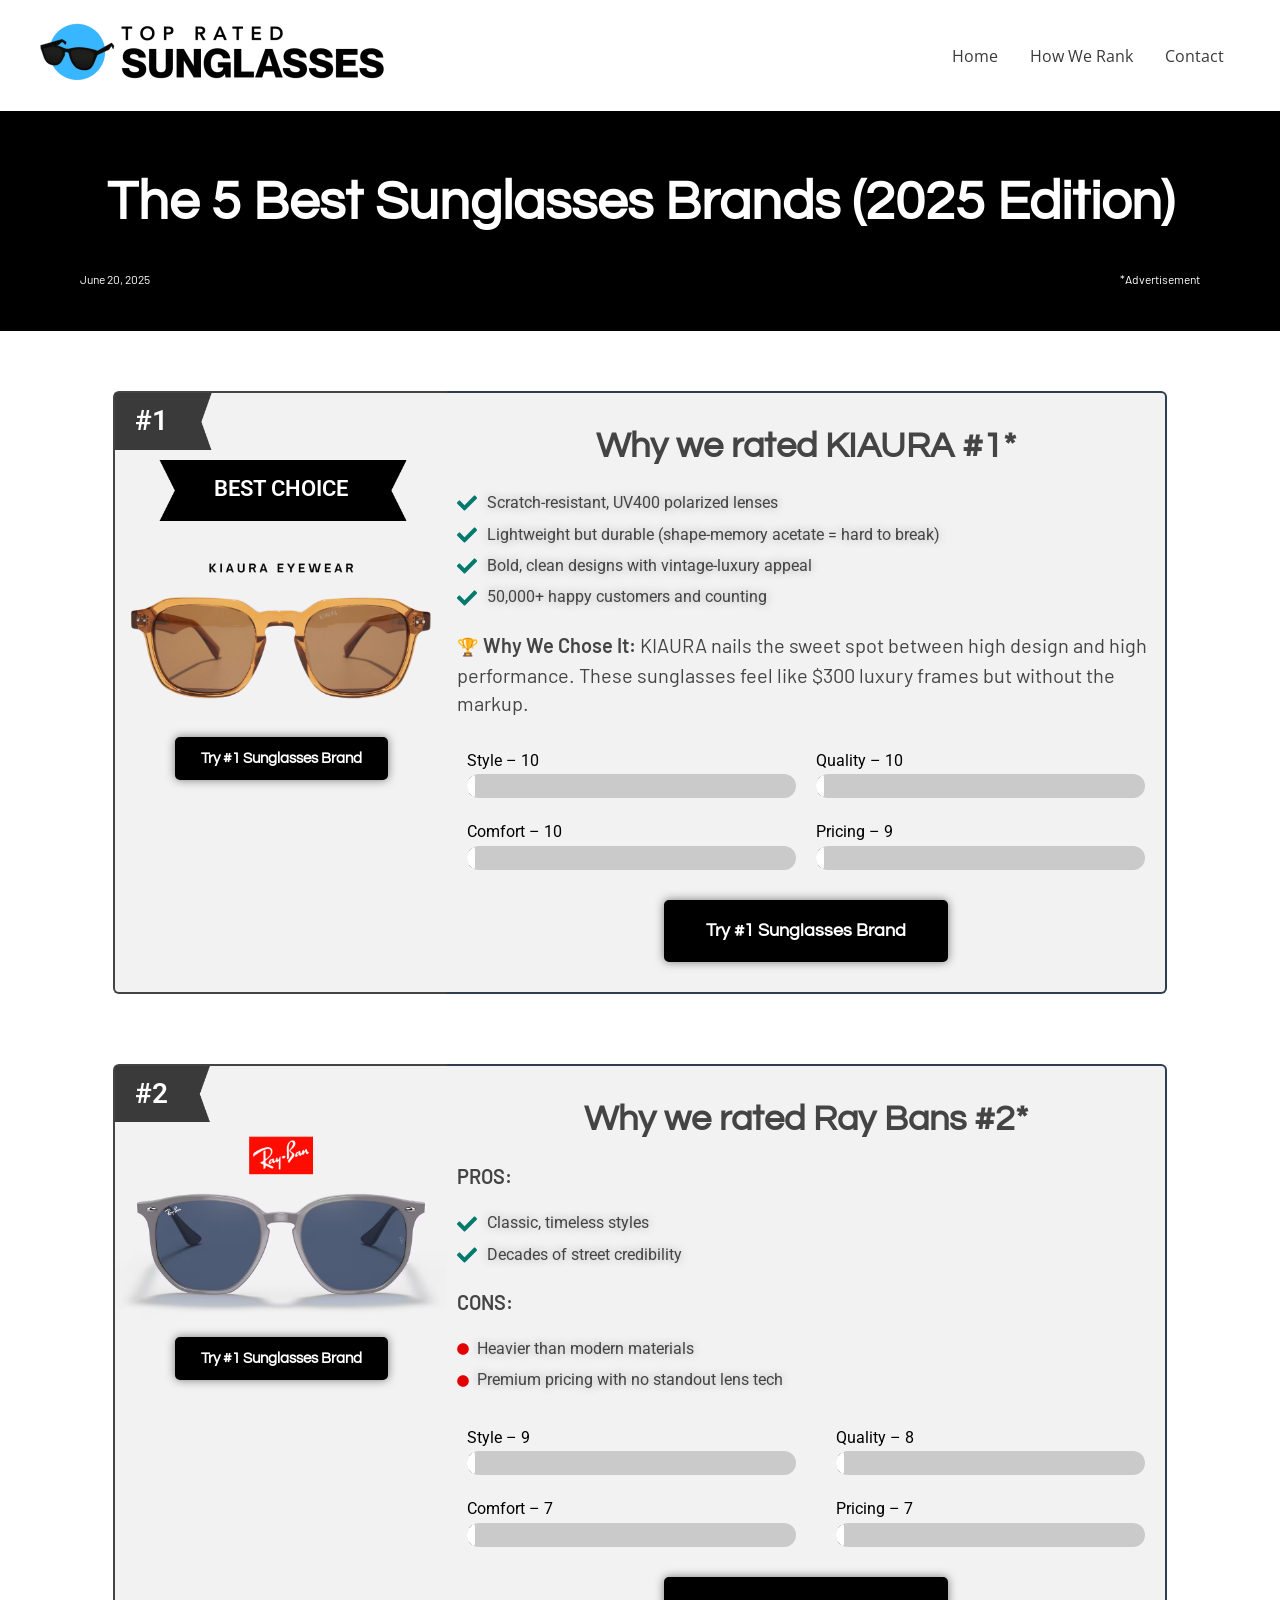
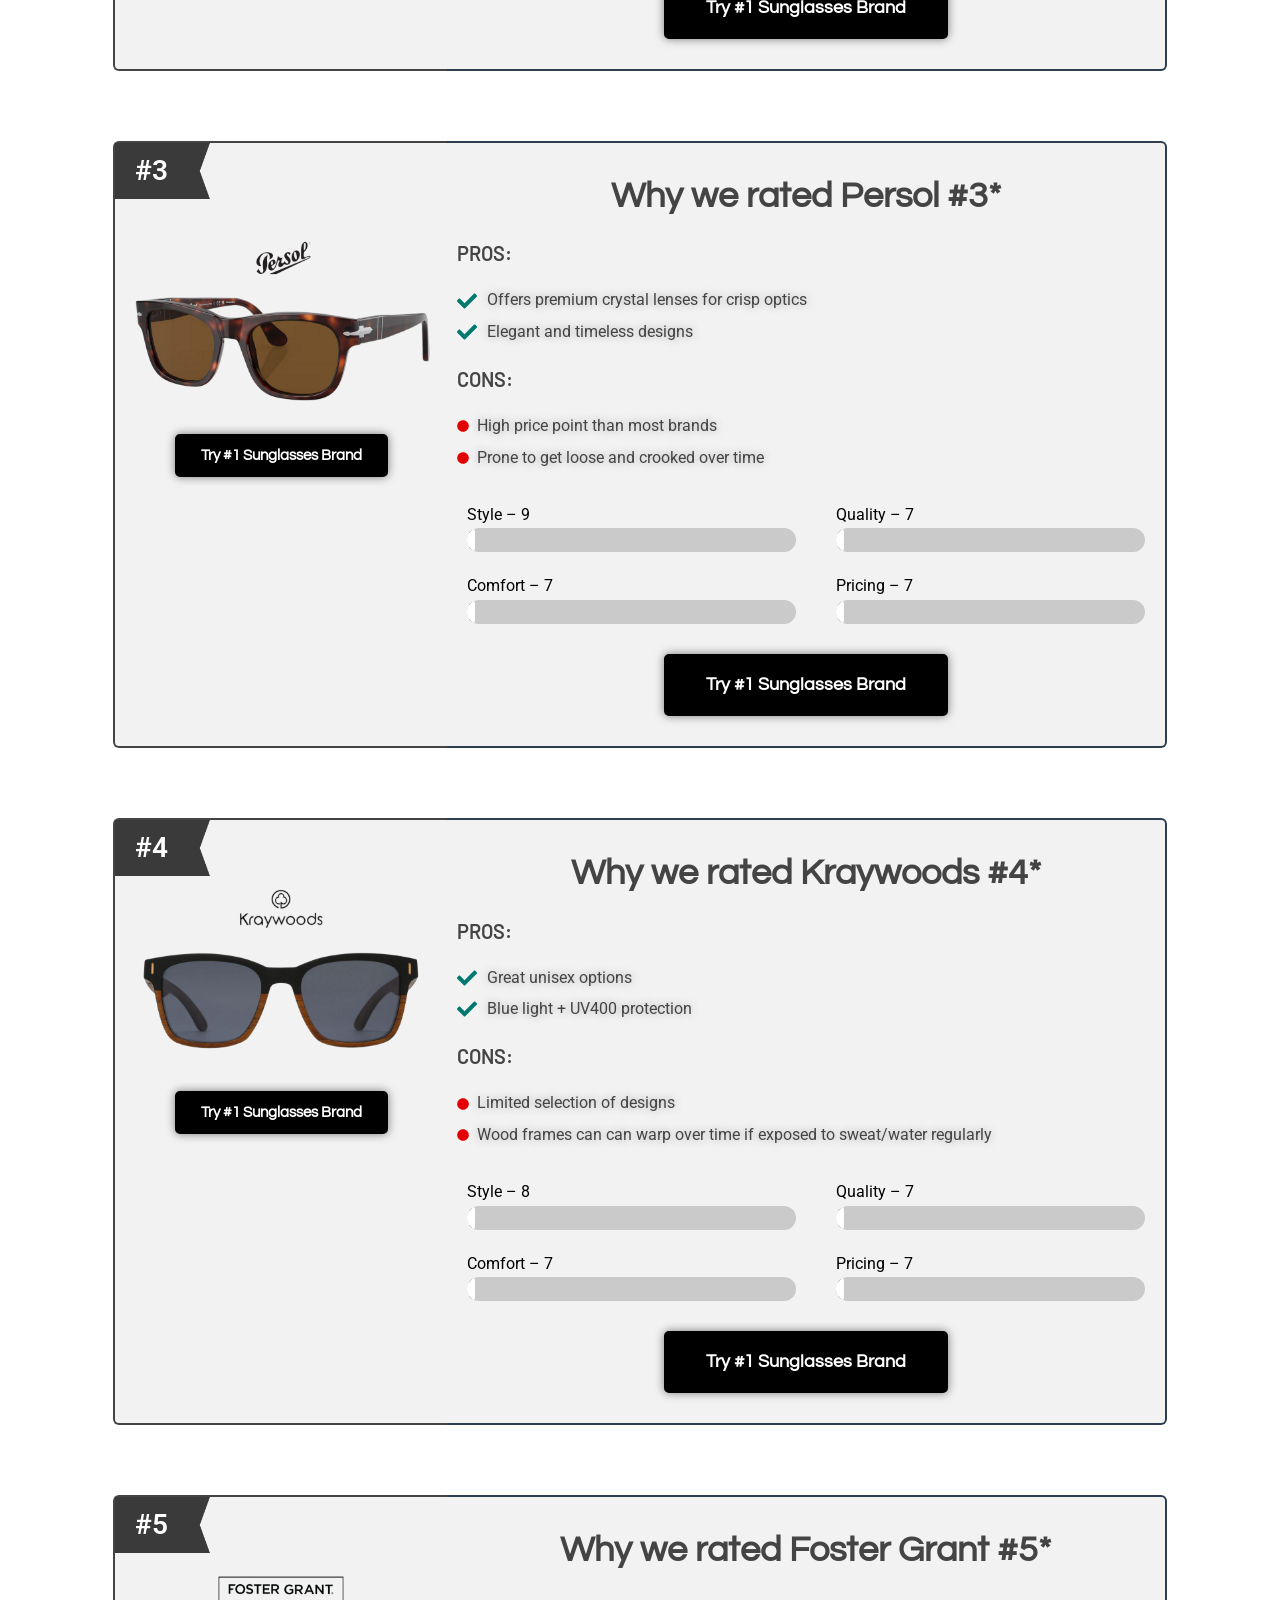
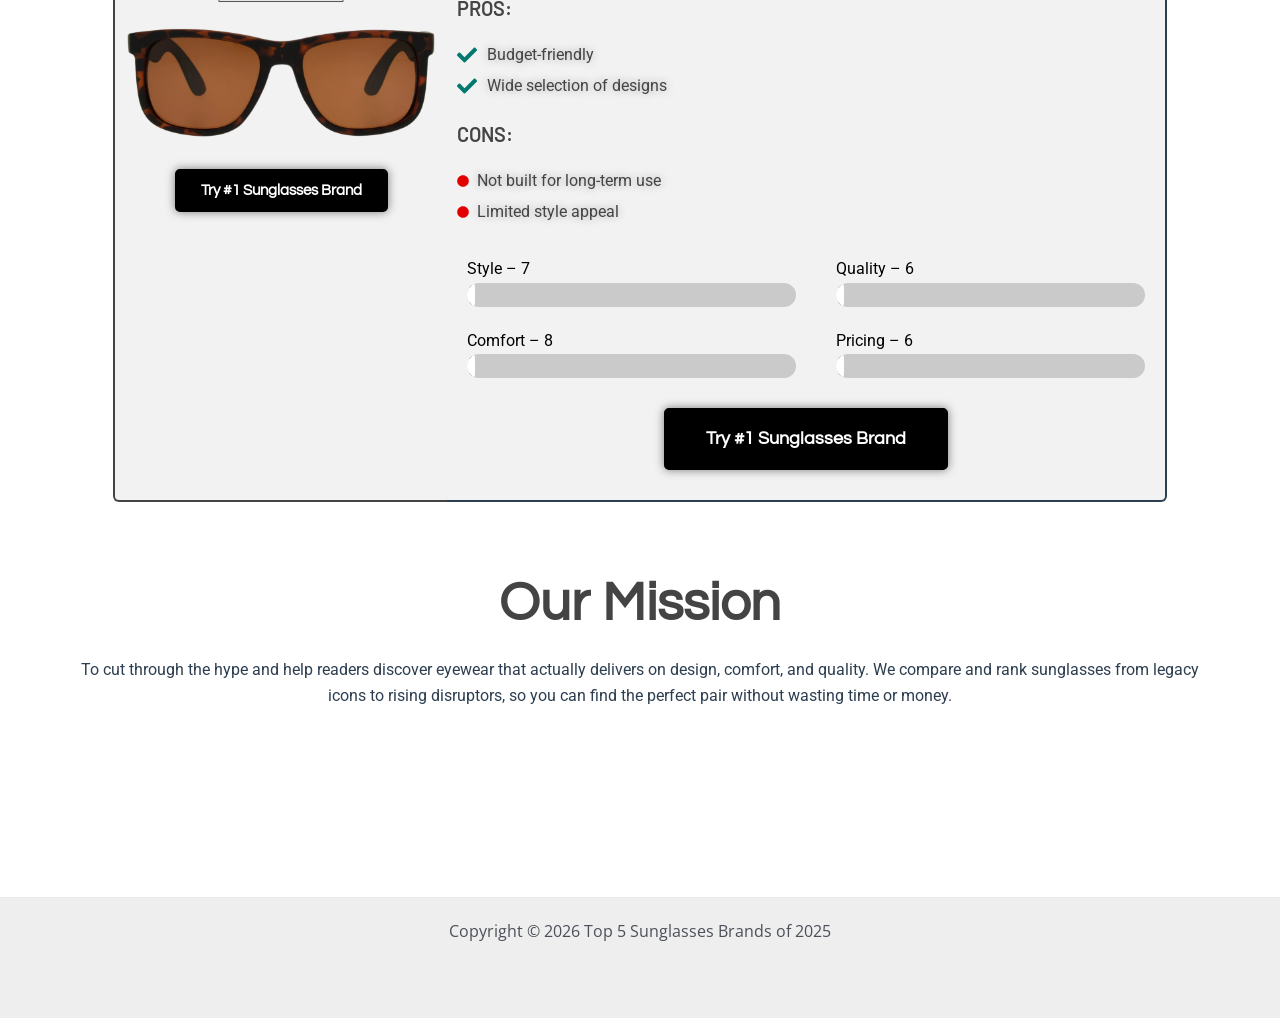
<file: index.html>
<!DOCTYPE html>
<html lang="en-US" prefix="og: https://ogp.me/ns#">
<head>
<meta charset="UTF-8">
<meta name="viewport" content="width=device-width, initial-scale=1">
	 <link rel="profile" href="https://gmpg.org/xfn/11"> 
	 
<!-- Search Engine Optimization by Rank Math - https://rankmath.com/ -->
<title>Top 5 Sunglasses Brands of 2025 – Find Your Next Favorite Shades</title>
<meta name="description" content="June 20, 2025      |      *Advertisement"/>
<meta name="robots" content="follow, index, max-snippet:-1, max-video-preview:-1, max-image-preview:large"/>
<link rel="canonical" href="index.html" />
<meta property="og:locale" content="en_US" />
<meta property="og:type" content="website" />
<meta property="og:title" content="Top 5 Sunglasses Brands of 2025 – Find Your Next Favorite Shades" />
<meta property="og:description" content="Tired of shades that slip, pinch, or don’t suit your style? We reviewed the top sunglasses of 2025 to help you find your ideal fit. KIAURA leads the list." />
<meta property="og:url" content="https://topratedsunglasses.com/" />
<meta property="og:site_name" content="Top Rated Sunglasses" />
<meta property="og:updated_time" content="2026-05-12T15:51:41+00:00" />
<meta property="og:image" content="https://topratedsunglasses.com/wp-content/uploads/2025/06/Top-1-KIAURA-v3-1.png" />
<meta property="og:image:secure_url" content="https://topratedsunglasses.com/wp-content/uploads/2025/06/Top-1-KIAURA-v3-1.png" />
<meta property="og:image:width" content="1000" />
<meta property="og:image:height" content="800" />
<meta property="og:image:alt" content="Top Rated Sunglasses – Find The Perfect Fit For Your Face" />
<meta property="og:image:type" content="image/png" />
<meta property="article:published_time" content="2024-02-09T21:26:29+00:00" />
<meta property="article:modified_time" content="2026-05-12T15:51:41+00:00" />
<meta name="twitter:card" content="summary_large_image" />
<meta name="twitter:title" content="Top 5 Sunglasses Brands of 2025 – Find Your Next Favorite Shades" />
<meta name="twitter:description" content="Tired of shades that slip, pinch, or don’t suit your style? We reviewed the top sunglasses of 2025 to help you find your ideal fit. KIAURA leads the list." />
<meta name="twitter:image" content="https://topratedsunglasses.com/wp-content/uploads/2025/06/Top-1-KIAURA-v3-1.png" />
<meta name="twitter:label1" content="Written by" />
<meta name="twitter:data1" content="Karen Stultz" />
<meta name="twitter:label2" content="Time to read" />
<meta name="twitter:data2" content="1 minute" />
<script type="application/ld+json" class="rank-math-schema">{"@context":"https://schema.org","@graph":[{"@type":["NewsMediaOrganization","Organization"],"@id":"https://topratedsunglasses.com/#organization","name":"Top Rated Sunglasses","url":"https://topratedsunglasses.com","logo":{"@type":"ImageObject","@id":"https://topratedsunglasses.com/#logo","url":"https://topratedsunglasses.com/wp-content/uploads/2025/06/Top-1-KIAURA-v3-1.png","contentUrl":"https://topratedsunglasses.com/wp-content/uploads/2025/06/Top-1-KIAURA-v3-1.png","caption":"Top Rated Sunglasses","inLanguage":"en-US","width":"1000","height":"800"}},{"@type":"WebSite","@id":"https://topratedsunglasses.com/#website","url":"https://topratedsunglasses.com","name":"Top Rated Sunglasses","alternateName":"Top Rated Sunglasses","publisher":{"@id":"https://topratedsunglasses.com/#organization"},"inLanguage":"en-US","potentialAction":{"@type":"SearchAction","target":"https://topratedsunglasses.com/?s={search_term_string}","query-input":"required name=search_term_string"}},{"@type":"ImageObject","@id":"https://topratedsunglasses.com/wp-content/uploads/2025/06/Top-1-KIAURA-1.png","url":"https://topratedsunglasses.com/wp-content/uploads/2025/06/Top-1-KIAURA-1.png","width":"200","height":"200","inLanguage":"en-US"},{"@type":"WebPage","@id":"https://topratedsunglasses.com/#webpage","url":"https://topratedsunglasses.com/","name":"Top 5 Sunglasses Brands of 2025 \u2013 Find Your Next Favorite Shades","datePublished":"2024-02-09T21:26:29+00:00","dateModified":"2026-05-12T15:51:41+00:00","about":{"@id":"https://topratedsunglasses.com/#organization"},"isPartOf":{"@id":"https://topratedsunglasses.com/#website"},"primaryImageOfPage":{"@id":"https://topratedsunglasses.com/wp-content/uploads/2025/06/Top-1-KIAURA-1.png"},"inLanguage":"en-US"},{"@type":"Person","@id":"https://topratedsunglasses.com/#author","name":"Karen Stultz","image":{"@type":"ImageObject","@id":"https://secure.gravatar.com/avatar/eb96ccaa4c1bbecefbb07ee5dce64b5275d01514ce3acd145fe85430eea977fc?s=96&amp;d=mm&amp;r=g","url":"https://secure.gravatar.com/avatar/eb96ccaa4c1bbecefbb07ee5dce64b5275d01514ce3acd145fe85430eea977fc?s=96&amp;d=mm&amp;r=g","caption":"Karen Stultz","inLanguage":"en-US"},"sameAs":["https://topratedsunglasses.com"],"worksFor":{"@id":"https://topratedsunglasses.com/#organization"}},{"@type":"Article","headline":"Top 5 Sunglasses Brands of 2025 \u2013 Find Your Next Favorite Shades","datePublished":"2024-02-09T21:26:29+00:00","dateModified":"2026-05-12T15:51:41+00:00","author":{"@id":"https://topratedsunglasses.com/#author","name":"Karen Stultz"},"publisher":{"@id":"https://topratedsunglasses.com/#organization"},"description":"June 20, 2025\u00a0 \u00a0 \u00a0 |\u00a0 \u00a0 \u00a0 *Advertisement","name":"Top 5 Sunglasses Brands of 2025 \u2013 Find Your Next Favorite Shades","@id":"https://topratedsunglasses.com/#richSnippet","isPartOf":{"@id":"https://topratedsunglasses.com/#webpage"},"image":{"@id":"https://topratedsunglasses.com/wp-content/uploads/2025/06/Top-1-KIAURA-1.png"},"inLanguage":"en-US","mainEntityOfPage":{"@id":"https://topratedsunglasses.com/#webpage"}}]}</script>
<!-- /Rank Math WordPress SEO plugin -->

<link rel='dns-prefetch' href='https://fonts.googleapis.com/' />
<link rel="alternate" type="application/rss+xml" title="Top 5 Sunglasses Brands of 2025 &raquo; Feed" href="https://topratedsunglasses.com/feed/" />
<link rel="alternate" type="application/rss+xml" title="Top 5 Sunglasses Brands of 2025 &raquo; Comments Feed" href="https://topratedsunglasses.com/comments/feed/" />
<link rel="alternate" type="application/rss+xml" title="Top 5 Sunglasses Brands of 2025 &raquo; Top Rated Sunglasses – Find The Perfect Fit For Your Face Comments Feed" href="https://topratedsunglasses.com/elementor-34/feed/" />
<style id="wp-img-auto-sizes-contain-inline-css">
img:is([sizes=auto i],[sizes^="auto," i]){contain-intrinsic-size:3000px 1500px}
/*# sourceURL=wp-img-auto-sizes-contain-inline-css */
</style>

<link rel='stylesheet' id='astra-theme-css-css' href='wp-content/themes/astra/assets/css/minified/main.min.css@ver=4.6.5.css' media='all' />
<style id="astra-theme-css-inline-css">
:root{--ast-container-default-xlg-padding:2.5em;--ast-container-default-lg-padding:2.5em;--ast-container-default-slg-padding:2em;--ast-container-default-md-padding:2.5em;--ast-container-default-sm-padding:2.5em;--ast-container-default-xs-padding:2.4em;--ast-container-default-xxs-padding:1.8em;--ast-code-block-background:#ECEFF3;--ast-comment-inputs-background:#F9FAFB;--ast-normal-container-width:1200px;--ast-narrow-container-width:750px;--ast-blog-title-font-weight:600;--ast-blog-meta-weight:600;}html{font-size:100%;}a{color:#c97d60;}a:hover,a:focus{color:var(--ast-global-color-1);}body,button,input,select,textarea,.ast-button,.ast-custom-button{font-family:'Open Sans',sans-serif;font-weight:400;font-size:16px;font-size:1rem;line-height:var(--ast-body-line-height,1.65em);}blockquote{color:var(--ast-global-color-3);}h1,.entry-content h1,h2,.entry-content h2,h3,.entry-content h3,h4,.entry-content h4,h5,.entry-content h5,h6,.entry-content h6,.site-title,.site-title a{font-family:'Playfair Display',serif;font-weight:600;}.site-title{font-size:35px;font-size:2.1875rem;display:none;}header .custom-logo-link img{max-width:350px;}.astra-logo-svg{width:350px;}.site-header .site-description{font-size:15px;font-size:0.9375rem;display:none;}.entry-title{font-size:20px;font-size:1.25rem;}.ast-blog-single-element.ast-taxonomy-container a{font-size:14px;font-size:0.875rem;}.ast-blog-meta-container{font-size:13px;font-size:0.8125rem;}.archive .ast-article-post .ast-article-inner,.blog .ast-article-post .ast-article-inner,.archive .ast-article-post .ast-article-inner:hover,.blog .ast-article-post .ast-article-inner:hover{border-top-left-radius:6px;border-top-right-radius:6px;border-bottom-right-radius:6px;border-bottom-left-radius:6px;overflow:hidden;}h1,.entry-content h1{font-size:54px;font-size:3.375rem;font-weight:600;font-family:'Playfair Display',serif;}h2,.entry-content h2{font-size:42px;font-size:2.625rem;font-weight:600;font-family:'Playfair Display',serif;}h3,.entry-content h3{font-size:36px;font-size:2.25rem;font-weight:600;font-family:'Playfair Display',serif;}h4,.entry-content h4{font-size:25px;font-size:1.5625rem;font-weight:600;font-family:'Playfair Display',serif;}h5,.entry-content h5{font-size:20px;font-size:1.25rem;font-weight:600;font-family:'Playfair Display',serif;}h6,.entry-content h6{font-size:15px;font-size:0.9375rem;font-weight:600;font-family:'Playfair Display',serif;}::selection{background-color:#c97d60;color:#000000;}body,h1,.entry-title a,.entry-content h1,h2,.entry-content h2,h3,.entry-content h3,h4,.entry-content h4,h5,.entry-content h5,h6,.entry-content h6{color:var(--ast-global-color-3);}.tagcloud a:hover,.tagcloud a:focus,.tagcloud a.current-item{color:#000000;border-color:#c97d60;background-color:#c97d60;}input:focus,input[type="text"]:focus,input[type="email"]:focus,input[type="url"]:focus,input[type="password"]:focus,input[type="reset"]:focus,input[type="search"]:focus,textarea:focus{border-color:#c97d60;}input[type="radio"]:checked,input[type=reset],input[type="checkbox"]:checked,input[type="checkbox"]:hover:checked,input[type="checkbox"]:focus:checked,input[type=range]::-webkit-slider-thumb{border-color:#c97d60;background-color:#c97d60;box-shadow:none;}.site-footer a:hover + .post-count,.site-footer a:focus + .post-count{background:#c97d60;border-color:#c97d60;}.single .nav-links .nav-previous,.single .nav-links .nav-next{color:#c97d60;}.entry-meta,.entry-meta *{line-height:1.45;color:#c97d60;font-weight:600;}.entry-meta a:not(.ast-button):hover,.entry-meta a:not(.ast-button):hover *,.entry-meta a:not(.ast-button):focus,.entry-meta a:not(.ast-button):focus *,.page-links > .page-link,.page-links .page-link:hover,.post-navigation a:hover{color:var(--ast-global-color-1);}#cat option,.secondary .calendar_wrap thead a,.secondary .calendar_wrap thead a:visited{color:#c97d60;}.secondary .calendar_wrap #today,.ast-progress-val span{background:#c97d60;}.secondary a:hover + .post-count,.secondary a:focus + .post-count{background:#c97d60;border-color:#c97d60;}.calendar_wrap #today > a{color:#000000;}.page-links .page-link,.single .post-navigation a{color:var(--ast-global-color-3);}.ast-search-menu-icon .search-form button.search-submit{padding:0 4px;}.ast-search-menu-icon form.search-form{padding-right:0;}.ast-search-menu-icon.slide-search input.search-field{width:0;}.ast-header-search .ast-search-menu-icon.ast-dropdown-active .search-form,.ast-header-search .ast-search-menu-icon.ast-dropdown-active .search-field:focus{transition:all 0.2s;}.search-form input.search-field:focus{outline:none;}.ast-search-menu-icon .search-form button.search-submit:focus,.ast-theme-transparent-header .ast-header-search .ast-dropdown-active .ast-icon,.ast-theme-transparent-header .ast-inline-search .search-field:focus .ast-icon{color:var(--ast-global-color-1);}.ast-header-search .slide-search .search-form{border:2px solid var(--ast-global-color-0);}.ast-header-search .slide-search .search-field{background-color:#fff;}.ast-archive-title{color:var(--ast-global-color-2);}.widget-title,.widget .wp-block-heading{font-size:22px;font-size:1.375rem;color:var(--ast-global-color-2);}.ast-single-post .entry-content a,.ast-comment-content a:not(.ast-comment-edit-reply-wrap a){text-decoration:underline;}.ast-single-post .elementor-button-wrapper .elementor-button,.ast-single-post .entry-content .uagb-tab a,.ast-single-post .entry-content .uagb-ifb-cta a,.ast-single-post .entry-content .uabb-module-content a,.ast-single-post .entry-content .uagb-post-grid a,.ast-single-post .entry-content .uagb-timeline a,.ast-single-post .entry-content .uagb-toc__wrap a,.ast-single-post .entry-content .uagb-taxomony-box a,.ast-single-post .entry-content .woocommerce a,.entry-content .wp-block-latest-posts > li > a,.ast-single-post .entry-content .wp-block-file__button,li.ast-post-filter-single,.ast-single-post .ast-comment-content .comment-reply-link,.ast-single-post .ast-comment-content .comment-edit-link{text-decoration:none;}.ast-search-menu-icon.slide-search a:focus-visible:focus-visible,.astra-search-icon:focus-visible,#close:focus-visible,a:focus-visible,.ast-menu-toggle:focus-visible,.site .skip-link:focus-visible,.wp-block-loginout input:focus-visible,.wp-block-search.wp-block-search__button-inside .wp-block-search__inside-wrapper,.ast-header-navigation-arrow:focus-visible,.woocommerce .wc-proceed-to-checkout > .checkout-button:focus-visible,.woocommerce .woocommerce-MyAccount-navigation ul li a:focus-visible,.ast-orders-table__row .ast-orders-table__cell:focus-visible,.woocommerce .woocommerce-order-details .order-again > .button:focus-visible,.woocommerce .woocommerce-message a.button.wc-forward:focus-visible,.woocommerce #minus_qty:focus-visible,.woocommerce #plus_qty:focus-visible,a#ast-apply-coupon:focus-visible,.woocommerce .woocommerce-info a:focus-visible,.woocommerce .astra-shop-summary-wrap a:focus-visible,.woocommerce a.wc-forward:focus-visible,#ast-apply-coupon:focus-visible,.woocommerce-js .woocommerce-mini-cart-item a.remove:focus-visible,#close:focus-visible,.button.search-submit:focus-visible,#search_submit:focus,.normal-search:focus-visible{outline-style:dotted;outline-color:inherit;outline-width:thin;}input:focus,input[type="text"]:focus,input[type="email"]:focus,input[type="url"]:focus,input[type="password"]:focus,input[type="reset"]:focus,input[type="search"]:focus,input[type="number"]:focus,textarea:focus,.wp-block-search__input:focus,[data-section="section-header-mobile-trigger"] .ast-button-wrap .ast-mobile-menu-trigger-minimal:focus,.ast-mobile-popup-drawer.active .menu-toggle-close:focus,.woocommerce-ordering select.orderby:focus,#ast-scroll-top:focus,#coupon_code:focus,.woocommerce-page #comment:focus,.woocommerce #reviews #respond input#submit:focus,.woocommerce a.add_to_cart_button:focus,.woocommerce .button.single_add_to_cart_button:focus,.woocommerce .woocommerce-cart-form button:focus,.woocommerce .woocommerce-cart-form__cart-item .quantity .qty:focus,.woocommerce .woocommerce-billing-fields .woocommerce-billing-fields__field-wrapper .woocommerce-input-wrapper > .input-text:focus,.woocommerce #order_comments:focus,.woocommerce #place_order:focus,.woocommerce .woocommerce-address-fields .woocommerce-address-fields__field-wrapper .woocommerce-input-wrapper > .input-text:focus,.woocommerce .woocommerce-MyAccount-content form button:focus,.woocommerce .woocommerce-MyAccount-content .woocommerce-EditAccountForm .woocommerce-form-row .woocommerce-Input.input-text:focus,.woocommerce .ast-woocommerce-container .woocommerce-pagination ul.page-numbers li a:focus,body #content .woocommerce form .form-row .select2-container--default .select2-selection--single:focus,#ast-coupon-code:focus,.woocommerce.woocommerce-js .quantity input[type=number]:focus,.woocommerce-js .woocommerce-mini-cart-item .quantity input[type=number]:focus,.woocommerce p#ast-coupon-trigger:focus{border-style:dotted;border-color:inherit;border-width:thin;}input{outline:none;}.ast-logo-title-inline .site-logo-img{padding-right:1em;}.site-logo-img img{ transition:all 0.2s linear;}body .ast-oembed-container *{position:absolute;top:0;width:100%;height:100%;left:0;}body .wp-block-embed-pocket-casts .ast-oembed-container *{position:unset;}.ast-single-post-featured-section + article {margin-top: 2em;}.site-content .ast-single-post-featured-section img {width: 100%;overflow: hidden;object-fit: cover;}.ast-separate-container .site-content .ast-single-post-featured-section + article {margin-top: -80px;z-index: 9;position: relative;border-radius: 4px;}@media (min-width: 922px) {.ast-no-sidebar .site-content .ast-article-image-container--wide {margin-left: -120px;margin-right: -120px;max-width: unset;width: unset;}.ast-left-sidebar .site-content .ast-article-image-container--wide,.ast-right-sidebar .site-content .ast-article-image-container--wide {margin-left: -10px;margin-right: -10px;}.site-content .ast-article-image-container--full {margin-left: calc( -50vw + 50%);margin-right: calc( -50vw + 50%);max-width: 100vw;width: 100vw;}.ast-left-sidebar .site-content .ast-article-image-container--full,.ast-right-sidebar .site-content .ast-article-image-container--full {margin-left: -10px;margin-right: -10px;max-width: inherit;width: auto;}}.site > .ast-single-related-posts-container {margin-top: 0;}@media (min-width: 922px) {.ast-desktop .ast-container--narrow {max-width: var(--ast-narrow-container-width);margin: 0 auto;}}.ast-page-builder-template .hentry {margin: 0;}.ast-page-builder-template .site-content > .ast-container {max-width: 100%;padding: 0;}.ast-page-builder-template .site .site-content #primary {padding: 0;margin: 0;}.ast-page-builder-template .no-results {text-align: center;margin: 4em auto;}.ast-page-builder-template .ast-pagination {padding: 2em;}.ast-page-builder-template .entry-header.ast-no-title.ast-no-thumbnail {margin-top: 0;}.ast-page-builder-template .entry-header.ast-header-without-markup {margin-top: 0;margin-bottom: 0;}.ast-page-builder-template .entry-header.ast-no-title.ast-no-meta {margin-bottom: 0;}.ast-page-builder-template.single .post-navigation {padding-bottom: 2em;}.ast-page-builder-template.single-post .site-content > .ast-container {max-width: 100%;}.ast-page-builder-template .entry-header {margin-top: 2em;margin-left: auto;margin-right: auto;}.ast-page-builder-template .ast-archive-description {margin: 2em auto 0;padding-left: 20px;padding-right: 20px;}.ast-page-builder-template .ast-row {margin-left: 0;margin-right: 0;}.single.ast-page-builder-template .entry-header + .entry-content {margin-bottom: 2em;}@media(min-width: 921px) {.ast-page-builder-template.archive.ast-right-sidebar .ast-row article,.ast-page-builder-template.archive.ast-left-sidebar .ast-row article {padding-left: 0;padding-right: 0;}}input[type="text"],input[type="number"],input[type="email"],input[type="url"],input[type="password"],input[type="search"],input[type=reset],input[type=tel],input[type=date],select,textarea{font-size:16px;font-style:normal;font-weight:400;line-height:24px;width:100%;padding:12px 16px;border-radius:4px;box-shadow:0px 1px 2px 0px rgba(0,0,0,0.05);color:var(--ast-form-input-text,#475569);}input[type="text"],input[type="number"],input[type="email"],input[type="url"],input[type="password"],input[type="search"],input[type=reset],input[type=tel],input[type=date],select{height:40px;}input[type="date"]{border-width:1px;border-style:solid;border-color:var(--ast-border-color);}input[type="text"]:focus,input[type="number"]:focus,input[type="email"]:focus,input[type="url"]:focus,input[type="password"]:focus,input[type="search"]:focus,input[type=reset]:focus,input[type="tel"]:focus,input[type="date"]:focus,select:focus,textarea:focus{border-color:#046BD2;box-shadow:none;outline:none;color:var(--ast-form-input-focus-text,#475569);}label,legend{color:#111827;font-size:14px;font-style:normal;font-weight:500;line-height:20px;}select{padding:6px 10px;}fieldset{padding:30px;border-radius:4px;}button,.ast-button,.button,input[type="button"],input[type="reset"],input[type="submit"]{border-radius:4px;box-shadow:0px 1px 2px 0px rgba(0,0,0,0.05);}:root{--ast-comment-inputs-background:#FFF;}::placeholder{color:var(--ast-form-field-color,#9CA3AF);}::-ms-input-placeholder{color:var(--ast-form-field-color,#9CA3AF);}@media (max-width:921px){#ast-desktop-header{display:none;}}@media (min-width:922px){#ast-mobile-header{display:none;}}.wp-block-buttons.aligncenter{justify-content:center;}@media (max-width:921px){.ast-theme-transparent-header #primary,.ast-theme-transparent-header #secondary{padding:0;}}@media (max-width:921px){.ast-plain-container.ast-no-sidebar #primary{padding:0;}}.ast-plain-container.ast-no-sidebar #primary{margin-top:0;margin-bottom:0;}.wp-block-button.is-style-outline .wp-block-button__link{border-color:#537ea2;border-top-width:0px;border-right-width:0px;border-bottom-width:0px;border-left-width:0px;}div.wp-block-button.is-style-outline > .wp-block-button__link:not(.has-text-color),div.wp-block-button.wp-block-button__link.is-style-outline:not(.has-text-color){color:#537ea2;}.wp-block-button.is-style-outline .wp-block-button__link:hover,.wp-block-buttons .wp-block-button.is-style-outline .wp-block-button__link:focus,.wp-block-buttons .wp-block-button.is-style-outline > .wp-block-button__link:not(.has-text-color):hover,.wp-block-buttons .wp-block-button.wp-block-button__link.is-style-outline:not(.has-text-color):hover{color:var(--ast-global-color-5);background-color:#2fca9e;border-color:#2fca9e;}.post-page-numbers.current .page-link,.ast-pagination .page-numbers.current{color:#000000;border-color:#c97d60;background-color:#c97d60;}.wp-block-button.is-style-outline .wp-block-button__link{border-top-width:0px;border-right-width:0px;border-bottom-width:0px;border-left-width:0px;}.wp-block-buttons .wp-block-button.is-style-outline .wp-block-button__link.wp-element-button,.ast-outline-button,.wp-block-uagb-buttons-child .uagb-buttons-repeater.ast-outline-button{border-color:var(--ast-global-color-7);font-family:inherit;font-weight:600;font-size:20px;font-size:1.25rem;line-height:1em;padding-top:20px;padding-right:40px;padding-bottom:20px;padding-left:40px;border-top-left-radius:50px;border-top-right-radius:50px;border-bottom-right-radius:50px;border-bottom-left-radius:50px;}.wp-block-buttons .wp-block-button.is-style-outline > .wp-block-button__link:not(.has-text-color),.wp-block-buttons .wp-block-button.wp-block-button__link.is-style-outline:not(.has-text-color),.ast-outline-button{color:var(--ast-global-color-2);}.wp-block-button.is-style-outline .wp-block-button__link:hover,.wp-block-buttons .wp-block-button.is-style-outline .wp-block-button__link:focus,.wp-block-buttons .wp-block-button.is-style-outline > .wp-block-button__link:not(.has-text-color):hover,.wp-block-buttons .wp-block-button.wp-block-button__link.is-style-outline:not(.has-text-color):hover,.ast-outline-button:hover,.ast-outline-button:focus,.wp-block-uagb-buttons-child .uagb-buttons-repeater.ast-outline-button:hover,.wp-block-uagb-buttons-child .uagb-buttons-repeater.ast-outline-button:focus{color:var(--ast-global-color-2);background-color:var(--ast-global-color-7);border-color:#2fca9e;}.ast-single-post .entry-content a.ast-outline-button,.ast-single-post .entry-content .is-style-outline>.wp-block-button__link{text-decoration:none;}.wp-block-button .wp-block-button__link.wp-element-button.is-style-outline:not(.has-background),.wp-block-button.is-style-outline>.wp-block-button__link.wp-element-button:not(.has-background),.ast-outline-button{background-color:var(--ast-global-color-7);}.uagb-buttons-repeater.ast-outline-button{border-radius:9999px;}@media (max-width:921px){.wp-block-buttons .wp-block-button.is-style-outline .wp-block-button__link.wp-element-button,.ast-outline-button,.wp-block-uagb-buttons-child .uagb-buttons-repeater.ast-outline-button{padding-top:18px;padding-right:32px;padding-bottom:18px;padding-left:32px;}}@media (max-width:544px){.wp-block-buttons .wp-block-button.is-style-outline .wp-block-button__link.wp-element-button,.ast-outline-button,.wp-block-uagb-buttons-child .uagb-buttons-repeater.ast-outline-button{padding-top:15px;padding-right:28px;padding-bottom:15px;padding-left:28px;}}.entry-content[ast-blocks-layout] > figure{margin-bottom:1em;}h1.widget-title{font-weight:600;}h2.widget-title{font-weight:600;}h3.widget-title{font-weight:600;}#page{display:flex;flex-direction:column;min-height:100vh;}.ast-404-layout-1 h1.page-title{color:var(--ast-global-color-2);}.single .post-navigation a{line-height:1em;height:inherit;}.error-404 .page-sub-title{font-size:1.5rem;font-weight:inherit;}.search .site-content .content-area .search-form{margin-bottom:0;}#page .site-content{flex-grow:1;}.widget{margin-bottom:1.25em;}#secondary li{line-height:1.5em;}#secondary .wp-block-group h2{margin-bottom:0.7em;}#secondary h2{font-size:1.7rem;}.ast-separate-container .ast-article-post,.ast-separate-container .ast-article-single,.ast-separate-container .comment-respond{padding:3em;}.ast-separate-container .ast-article-single .ast-article-single{padding:0;}.ast-article-single .wp-block-post-template-is-layout-grid{padding-left:0;}.ast-separate-container .comments-title,.ast-narrow-container .comments-title{padding:1.5em 2em;}.ast-page-builder-template .comment-form-textarea,.ast-comment-formwrap .ast-grid-common-col{padding:0;}.ast-comment-formwrap{padding:0;display:inline-flex;column-gap:20px;width:100%;margin-left:0;margin-right:0;}.comments-area textarea#comment:focus,.comments-area textarea#comment:active,.comments-area .ast-comment-formwrap input[type="text"]:focus,.comments-area .ast-comment-formwrap input[type="text"]:active {box-shadow:none;outline:none;}.archive.ast-page-builder-template .entry-header{margin-top:2em;}.ast-page-builder-template .ast-comment-formwrap{width:100%;}.entry-title{margin-bottom:0.6em;}.ast-archive-description p{font-size:inherit;font-weight:inherit;line-height:inherit;}.ast-separate-container .ast-comment-list li.depth-1,.hentry{margin-bottom:1.5em;}.site-content section.ast-archive-description{margin-bottom:2em;}@media (min-width:921px){.ast-left-sidebar.ast-page-builder-template #secondary,.archive.ast-right-sidebar.ast-page-builder-template .site-main{padding-left:20px;padding-right:20px;}}@media (max-width:544px){.ast-comment-formwrap.ast-row{column-gap:10px;display:inline-block;}#ast-commentform .ast-grid-common-col{position:relative;width:100%;}}@media (min-width:1201px){.ast-separate-container .ast-article-post,.ast-separate-container .ast-article-single,.ast-separate-container .ast-author-box,.ast-separate-container .ast-404-layout-1,.ast-separate-container .no-results{padding:3em;}}@media (max-width:921px){.ast-separate-container #primary,.ast-separate-container #secondary{padding:1.5em 0;}#primary,#secondary{padding:1.5em 0;margin:0;}.ast-left-sidebar #content > .ast-container{display:flex;flex-direction:column-reverse;width:100%;}}@media (min-width:922px){.ast-separate-container.ast-right-sidebar #primary,.ast-separate-container.ast-left-sidebar #primary{border:0;}.search-no-results.ast-separate-container #primary{margin-bottom:4em;}}.wp-block-button .wp-block-button__link{color:var(--ast-global-color-5);}.wp-block-button .wp-block-button__link:hover,.wp-block-button .wp-block-button__link:focus{color:var(--ast-global-color-5);background-color:#2fca9e;border-color:#2fca9e;}.wp-block-button .wp-block-button__link,.wp-block-search .wp-block-search__button,body .wp-block-file .wp-block-file__button{border-style:solid;border-top-width:0px;border-right-width:0px;border-left-width:0px;border-bottom-width:0px;border-color:#537ea2;background-color:#537ea2;color:var(--ast-global-color-5);font-family:inherit;font-weight:600;line-height:1em;font-size:20px;font-size:1.25rem;border-top-left-radius:3px;border-top-right-radius:3px;border-bottom-right-radius:3px;border-bottom-left-radius:3px;padding-top:10px;padding-right:20px;padding-bottom:10px;padding-left:20px;}.ast-single-post .entry-content .wp-block-button .wp-block-button__link,.ast-single-post .entry-content .wp-block-search .wp-block-search__button,body .entry-content .wp-block-file .wp-block-file__button{text-decoration:none;}.menu-toggle,button,.ast-button,.ast-custom-button,.button,input#submit,input[type="button"],input[type="submit"],input[type="reset"],#comments .submit,.search .search-submit,form[CLASS*="wp-block-search__"].wp-block-search .wp-block-search__inside-wrapper .wp-block-search__button,body .wp-block-file .wp-block-file__button,.search .search-submit,.woocommerce-js a.button,.woocommerce button.button,.woocommerce .woocommerce-message a.button,.woocommerce #respond input#submit.alt,.woocommerce input.button.alt,.woocommerce input.button,.woocommerce input.button:disabled,.woocommerce input.button:disabled[disabled],.woocommerce input.button:disabled:hover,.woocommerce input.button:disabled[disabled]:hover,.woocommerce #respond input#submit,.woocommerce button.button.alt.disabled,.wc-block-grid__products .wc-block-grid__product .wp-block-button__link,.wc-block-grid__product-onsale,[CLASS*="wc-block"] button,.woocommerce-js .astra-cart-drawer .astra-cart-drawer-content .woocommerce-mini-cart__buttons .button:not(.checkout):not(.ast-continue-shopping),.woocommerce-js .astra-cart-drawer .astra-cart-drawer-content .woocommerce-mini-cart__buttons a.checkout,.woocommerce button.button.alt.disabled.wc-variation-selection-needed,[CLASS*="wc-block"] .wc-block-components-button{border-style:solid;border-top-width:0px;border-right-width:0px;border-left-width:0px;border-bottom-width:0px;color:var(--ast-global-color-5);border-color:#537ea2;background-color:#537ea2;padding-top:10px;padding-right:20px;padding-bottom:10px;padding-left:20px;font-family:inherit;font-weight:600;font-size:20px;font-size:1.25rem;line-height:1em;border-top-left-radius:3px;border-top-right-radius:3px;border-bottom-right-radius:3px;border-bottom-left-radius:3px;}button:focus,.menu-toggle:hover,button:hover,.ast-button:hover,.ast-custom-button:hover .button:hover,.ast-custom-button:hover ,input[type=reset]:hover,input[type=reset]:focus,input#submit:hover,input#submit:focus,input[type="button"]:hover,input[type="button"]:focus,input[type="submit"]:hover,input[type="submit"]:focus,form[CLASS*="wp-block-search__"].wp-block-search .wp-block-search__inside-wrapper .wp-block-search__button:hover,form[CLASS*="wp-block-search__"].wp-block-search .wp-block-search__inside-wrapper .wp-block-search__button:focus,body .wp-block-file .wp-block-file__button:hover,body .wp-block-file .wp-block-file__button:focus,.woocommerce-js a.button:hover,.woocommerce button.button:hover,.woocommerce .woocommerce-message a.button:hover,.woocommerce #respond input#submit:hover,.woocommerce #respond input#submit.alt:hover,.woocommerce input.button.alt:hover,.woocommerce input.button:hover,.woocommerce button.button.alt.disabled:hover,.wc-block-grid__products .wc-block-grid__product .wp-block-button__link:hover,[CLASS*="wc-block"] button:hover,.woocommerce-js .astra-cart-drawer .astra-cart-drawer-content .woocommerce-mini-cart__buttons .button:not(.checkout):not(.ast-continue-shopping):hover,.woocommerce-js .astra-cart-drawer .astra-cart-drawer-content .woocommerce-mini-cart__buttons a.checkout:hover,.woocommerce button.button.alt.disabled.wc-variation-selection-needed:hover,[CLASS*="wc-block"] .wc-block-components-button:hover,[CLASS*="wc-block"] .wc-block-components-button:focus{color:var(--ast-global-color-5);background-color:#2fca9e;border-color:#2fca9e;}form[CLASS*="wp-block-search__"].wp-block-search .wp-block-search__inside-wrapper .wp-block-search__button.has-icon{padding-top:calc(10px - 3px);padding-right:calc(20px - 3px);padding-bottom:calc(10px - 3px);padding-left:calc(20px - 3px);}@media (max-width:921px){.ast-mobile-header-stack .main-header-bar .ast-search-menu-icon{display:inline-block;}.ast-header-break-point.ast-header-custom-item-outside .ast-mobile-header-stack .main-header-bar .ast-search-icon{margin:0;}.ast-comment-avatar-wrap img{max-width:2.5em;}.ast-comment-meta{padding:0 1.8888em 1.3333em;}}@media (min-width:544px){.ast-container{max-width:100%;}}@media (max-width:544px){.ast-separate-container .ast-article-post,.ast-separate-container .ast-article-single,.ast-separate-container .comments-title,.ast-separate-container .ast-archive-description{padding:1.5em 1em;}.ast-separate-container #content .ast-container{padding-left:0.54em;padding-right:0.54em;}.ast-separate-container .ast-comment-list .bypostauthor{padding:.5em;}.ast-search-menu-icon.ast-dropdown-active .search-field{width:170px;}}@media (max-width:921px){.widget-title{font-size:22px;font-size:1.375rem;}body,button,input,select,textarea,.ast-button,.ast-custom-button{font-size:16px;font-size:1rem;}#secondary,#secondary button,#secondary input,#secondary select,#secondary textarea{font-size:16px;font-size:1rem;}.site-title{display:none;}.site-header .site-description{display:none;}h1,.entry-content h1{font-size:45px;}h2,.entry-content h2{font-size:32px;}h3,.entry-content h3{font-size:26px;}h4,.entry-content h4{font-size:22px;font-size:1.375rem;}h5,.entry-content h5{font-size:18px;font-size:1.125rem;}h6,.entry-content h6{font-size:15px;font-size:0.9375rem;}.astra-logo-svg{width:150px;}header .custom-logo-link img,.ast-header-break-point .site-logo-img .custom-mobile-logo-link img{max-width:150px;}}@media (max-width:544px){.widget-title{font-size:22px;font-size:1.375rem;}body,button,input,select,textarea,.ast-button,.ast-custom-button{font-size:16px;font-size:1rem;}#secondary,#secondary button,#secondary input,#secondary select,#secondary textarea{font-size:16px;font-size:1rem;}.site-title{display:none;}.site-header .site-description{display:none;}h1,.entry-content h1{font-size:32px;}h2,.entry-content h2{font-size:28px;}h3,.entry-content h3{font-size:22px;}h4,.entry-content h4{font-size:20px;font-size:1.25rem;}h5,.entry-content h5{font-size:20px;font-size:1.25rem;}h6,.entry-content h6{font-size:15px;font-size:0.9375rem;}header .custom-logo-link img,.ast-header-break-point .site-branding img,.ast-header-break-point .custom-logo-link img{max-width:150px;}.astra-logo-svg{width:150px;}.ast-header-break-point .site-logo-img .custom-mobile-logo-link img{max-width:150px;}}@media (max-width:544px){html{font-size:100%;}}@media (min-width:922px){.ast-container{max-width:1240px;}}@media (min-width:922px){.site-content .ast-container{display:flex;}}@media (max-width:921px){.site-content .ast-container{flex-direction:column;}}@media (min-width:922px){.main-header-menu .sub-menu .menu-item.ast-left-align-sub-menu:hover > .sub-menu,.main-header-menu .sub-menu .menu-item.ast-left-align-sub-menu.focus > .sub-menu{margin-left:-0px;}}.entry-content li > p{margin-bottom:0;}.site .comments-area{padding-bottom:2em;margin-top:2em;}.wp-block-file {display: flex;align-items: center;flex-wrap: wrap;justify-content: space-between;}.wp-block-pullquote {border: none;}.wp-block-pullquote blockquote::before {content: "\201D";font-family: "Helvetica",sans-serif;display: flex;transform: rotate( 180deg );font-size: 6rem;font-style: normal;line-height: 1;font-weight: bold;align-items: center;justify-content: center;}.has-text-align-right > blockquote::before {justify-content: flex-start;}.has-text-align-left > blockquote::before {justify-content: flex-end;}figure.wp-block-pullquote.is-style-solid-color blockquote {max-width: 100%;text-align: inherit;}html body {--wp--custom--ast-default-block-top-padding: 100px;--wp--custom--ast-default-block-right-padding: 80px;--wp--custom--ast-default-block-bottom-padding: 100px;--wp--custom--ast-default-block-left-padding: 80px;--wp--custom--ast-container-width: 1200px;--wp--custom--ast-content-width-size: 1200px;--wp--custom--ast-wide-width-size: calc(1200px + var(--wp--custom--ast-default-block-left-padding) + var(--wp--custom--ast-default-block-right-padding));}.ast-narrow-container {--wp--custom--ast-content-width-size: 750px;--wp--custom--ast-wide-width-size: 750px;}@media(max-width: 921px) {html body {--wp--custom--ast-default-block-top-padding: 50px;--wp--custom--ast-default-block-right-padding: 50px;--wp--custom--ast-default-block-bottom-padding: 50px;--wp--custom--ast-default-block-left-padding: 50px;}}@media(max-width: 544px) {html body {--wp--custom--ast-default-block-top-padding: 50px;--wp--custom--ast-default-block-right-padding: 30px;--wp--custom--ast-default-block-bottom-padding: 50px;--wp--custom--ast-default-block-left-padding: 30px;}}.entry-content > .wp-block-group,.entry-content > .wp-block-cover,.entry-content > .wp-block-columns {padding-top: var(--wp--custom--ast-default-block-top-padding);padding-right: var(--wp--custom--ast-default-block-right-padding);padding-bottom: var(--wp--custom--ast-default-block-bottom-padding);padding-left: var(--wp--custom--ast-default-block-left-padding);}.ast-plain-container.ast-no-sidebar .entry-content > .alignfull,.ast-page-builder-template .ast-no-sidebar .entry-content > .alignfull {margin-left: calc( -50vw + 50%);margin-right: calc( -50vw + 50%);max-width: 100vw;width: 100vw;}.ast-plain-container.ast-no-sidebar .entry-content .alignfull .alignfull,.ast-page-builder-template.ast-no-sidebar .entry-content .alignfull .alignfull,.ast-plain-container.ast-no-sidebar .entry-content .alignfull .alignwide,.ast-page-builder-template.ast-no-sidebar .entry-content .alignfull .alignwide,.ast-plain-container.ast-no-sidebar .entry-content .alignwide .alignfull,.ast-page-builder-template.ast-no-sidebar .entry-content .alignwide .alignfull,.ast-plain-container.ast-no-sidebar .entry-content .alignwide .alignwide,.ast-page-builder-template.ast-no-sidebar .entry-content .alignwide .alignwide,.ast-plain-container.ast-no-sidebar .entry-content .wp-block-column .alignfull,.ast-page-builder-template.ast-no-sidebar .entry-content .wp-block-column .alignfull,.ast-plain-container.ast-no-sidebar .entry-content .wp-block-column .alignwide,.ast-page-builder-template.ast-no-sidebar .entry-content .wp-block-column .alignwide {margin-left: auto;margin-right: auto;width: 100%;}[ast-blocks-layout] .wp-block-separator:not(.is-style-dots) {height: 0;}[ast-blocks-layout] .wp-block-separator {margin: 20px auto;}[ast-blocks-layout] .wp-block-separator:not(.is-style-wide):not(.is-style-dots) {max-width: 100px;}[ast-blocks-layout] .wp-block-separator.has-background {padding: 0;}.entry-content[ast-blocks-layout] > * {max-width: var(--wp--custom--ast-content-width-size);margin-left: auto;margin-right: auto;}.entry-content[ast-blocks-layout] > .alignwide {max-width: var(--wp--custom--ast-wide-width-size);}.entry-content[ast-blocks-layout] .alignfull {max-width: none;}.entry-content .wp-block-columns {margin-bottom: 0;}blockquote {margin: 1.5em;border-color: rgba(0,0,0,0.05);}.wp-block-quote:not(.has-text-align-right):not(.has-text-align-center) {border-left: 5px solid rgba(0,0,0,0.05);}.has-text-align-right > blockquote,blockquote.has-text-align-right {border-right: 5px solid rgba(0,0,0,0.05);}.has-text-align-left > blockquote,blockquote.has-text-align-left {border-left: 5px solid rgba(0,0,0,0.05);}.wp-block-site-tagline,.wp-block-latest-posts .read-more {margin-top: 15px;}.wp-block-loginout p label {display: block;}.wp-block-loginout p:not(.login-remember):not(.login-submit) input {width: 100%;}.wp-block-loginout input:focus {border-color: transparent;}.wp-block-loginout input:focus {outline: thin dotted;}.entry-content .wp-block-media-text .wp-block-media-text__content {padding: 0 0 0 8%;}.entry-content .wp-block-media-text.has-media-on-the-right .wp-block-media-text__content {padding: 0 8% 0 0;}.entry-content .wp-block-media-text.has-background .wp-block-media-text__content {padding: 8%;}.entry-content .wp-block-cover:not([class*="background-color"]) .wp-block-cover__inner-container,.entry-content .wp-block-cover:not([class*="background-color"]) .wp-block-cover-image-text,.entry-content .wp-block-cover:not([class*="background-color"]) .wp-block-cover-text,.entry-content .wp-block-cover-image:not([class*="background-color"]) .wp-block-cover__inner-container,.entry-content .wp-block-cover-image:not([class*="background-color"]) .wp-block-cover-image-text,.entry-content .wp-block-cover-image:not([class*="background-color"]) .wp-block-cover-text {color: var(--ast-global-color-5);}.wp-block-loginout .login-remember input {width: 1.1rem;height: 1.1rem;margin: 0 5px 4px 0;vertical-align: middle;}.wp-block-latest-posts > li > *:first-child,.wp-block-latest-posts:not(.is-grid) > li:first-child {margin-top: 0;}.wp-block-search__inside-wrapper .wp-block-search__input {padding: 0 10px;color: var(--ast-global-color-3);background: var(--ast-global-color-5);border-color: var(--ast-border-color);}.wp-block-latest-posts .read-more {margin-bottom: 1.5em;}.wp-block-search__no-button .wp-block-search__inside-wrapper .wp-block-search__input {padding-top: 5px;padding-bottom: 5px;}.wp-block-latest-posts .wp-block-latest-posts__post-date,.wp-block-latest-posts .wp-block-latest-posts__post-author {font-size: 1rem;}.wp-block-latest-posts > li > *,.wp-block-latest-posts:not(.is-grid) > li {margin-top: 12px;margin-bottom: 12px;}.ast-page-builder-template .entry-content[ast-blocks-layout] > *,.ast-page-builder-template .entry-content[ast-blocks-layout] > .alignfull > * {max-width: none;}.ast-page-builder-template .entry-content[ast-blocks-layout] > .alignwide > * {max-width: var(--wp--custom--ast-wide-width-size);}.ast-page-builder-template .entry-content[ast-blocks-layout] > .inherit-container-width > *,.ast-page-builder-template .entry-content[ast-blocks-layout] > * > *,.entry-content[ast-blocks-layout] > .wp-block-cover .wp-block-cover__inner-container {max-width: var(--wp--custom--ast-content-width-size);margin-left: auto;margin-right: auto;}.entry-content[ast-blocks-layout] .wp-block-cover:not(.alignleft):not(.alignright) {width: auto;}@media(max-width: 1200px) {.ast-separate-container .entry-content > .alignfull,.ast-separate-container .entry-content[ast-blocks-layout] > .alignwide,.ast-plain-container .entry-content[ast-blocks-layout] > .alignwide,.ast-plain-container .entry-content .alignfull {margin-left: calc(-1 * min(var(--ast-container-default-xlg-padding),20px)) ;margin-right: calc(-1 * min(var(--ast-container-default-xlg-padding),20px));}}@media(min-width: 1201px) {.ast-separate-container .entry-content > .alignfull {margin-left: calc(-1 * var(--ast-container-default-xlg-padding) );margin-right: calc(-1 * var(--ast-container-default-xlg-padding) );}.ast-separate-container .entry-content[ast-blocks-layout] > .alignwide,.ast-plain-container .entry-content[ast-blocks-layout] > .alignwide {margin-left: calc(-1 * var(--wp--custom--ast-default-block-left-padding) );margin-right: calc(-1 * var(--wp--custom--ast-default-block-right-padding) );}}@media(min-width: 921px) {.ast-separate-container .entry-content .wp-block-group.alignwide:not(.inherit-container-width) > :where(:not(.alignleft):not(.alignright)),.ast-plain-container .entry-content .wp-block-group.alignwide:not(.inherit-container-width) > :where(:not(.alignleft):not(.alignright)) {max-width: calc( var(--wp--custom--ast-content-width-size) + 80px );}.ast-plain-container.ast-right-sidebar .entry-content[ast-blocks-layout] .alignfull,.ast-plain-container.ast-left-sidebar .entry-content[ast-blocks-layout] .alignfull {margin-left: -60px;margin-right: -60px;}}@media(min-width: 544px) {.entry-content > .alignleft {margin-right: 20px;}.entry-content > .alignright {margin-left: 20px;}}@media (max-width:544px){.wp-block-columns .wp-block-column:not(:last-child){margin-bottom:20px;}.wp-block-latest-posts{margin:0;}}@media( max-width: 600px ) {.entry-content .wp-block-media-text .wp-block-media-text__content,.entry-content .wp-block-media-text.has-media-on-the-right .wp-block-media-text__content {padding: 8% 0 0;}.entry-content .wp-block-media-text.has-background .wp-block-media-text__content {padding: 8%;}}.ast-narrow-container .site-content .wp-block-uagb-image--align-full .wp-block-uagb-image__figure {max-width: 100%;margin-left: auto;margin-right: auto;}.entry-content ul,.entry-content ol {padding: revert;margin: revert;padding-left: 20px;}:root .has-ast-global-color-0-color{color:var(--ast-global-color-0);}:root .has-ast-global-color-0-background-color{background-color:var(--ast-global-color-0);}:root .wp-block-button .has-ast-global-color-0-color{color:var(--ast-global-color-0);}:root .wp-block-button .has-ast-global-color-0-background-color{background-color:var(--ast-global-color-0);}:root .has-ast-global-color-1-color{color:var(--ast-global-color-1);}:root .has-ast-global-color-1-background-color{background-color:var(--ast-global-color-1);}:root .wp-block-button .has-ast-global-color-1-color{color:var(--ast-global-color-1);}:root .wp-block-button .has-ast-global-color-1-background-color{background-color:var(--ast-global-color-1);}:root .has-ast-global-color-2-color{color:var(--ast-global-color-2);}:root .has-ast-global-color-2-background-color{background-color:var(--ast-global-color-2);}:root .wp-block-button .has-ast-global-color-2-color{color:var(--ast-global-color-2);}:root .wp-block-button .has-ast-global-color-2-background-color{background-color:var(--ast-global-color-2);}:root .has-ast-global-color-3-color{color:var(--ast-global-color-3);}:root .has-ast-global-color-3-background-color{background-color:var(--ast-global-color-3);}:root .wp-block-button .has-ast-global-color-3-color{color:var(--ast-global-color-3);}:root .wp-block-button .has-ast-global-color-3-background-color{background-color:var(--ast-global-color-3);}:root .has-ast-global-color-4-color{color:var(--ast-global-color-4);}:root .has-ast-global-color-4-background-color{background-color:var(--ast-global-color-4);}:root .wp-block-button .has-ast-global-color-4-color{color:var(--ast-global-color-4);}:root .wp-block-button .has-ast-global-color-4-background-color{background-color:var(--ast-global-color-4);}:root .has-ast-global-color-5-color{color:var(--ast-global-color-5);}:root .has-ast-global-color-5-background-color{background-color:var(--ast-global-color-5);}:root .wp-block-button .has-ast-global-color-5-color{color:var(--ast-global-color-5);}:root .wp-block-button .has-ast-global-color-5-background-color{background-color:var(--ast-global-color-5);}:root .has-ast-global-color-6-color{color:var(--ast-global-color-6);}:root .has-ast-global-color-6-background-color{background-color:var(--ast-global-color-6);}:root .wp-block-button .has-ast-global-color-6-color{color:var(--ast-global-color-6);}:root .wp-block-button .has-ast-global-color-6-background-color{background-color:var(--ast-global-color-6);}:root .has-ast-global-color-7-color{color:var(--ast-global-color-7);}:root .has-ast-global-color-7-background-color{background-color:var(--ast-global-color-7);}:root .wp-block-button .has-ast-global-color-7-color{color:var(--ast-global-color-7);}:root .wp-block-button .has-ast-global-color-7-background-color{background-color:var(--ast-global-color-7);}:root .has-ast-global-color-8-color{color:var(--ast-global-color-8);}:root .has-ast-global-color-8-background-color{background-color:var(--ast-global-color-8);}:root .wp-block-button .has-ast-global-color-8-color{color:var(--ast-global-color-8);}:root .wp-block-button .has-ast-global-color-8-background-color{background-color:var(--ast-global-color-8);}:root{--ast-global-color-0:#2c3e50;--ast-global-color-1:#3a3a3a;--ast-global-color-2:#3a3a3a;--ast-global-color-3:#4B4F58;--ast-global-color-4:#F5F5F5;--ast-global-color-5:#FFFFFF;--ast-global-color-6:#F2F5F7;--ast-global-color-7:#424242;--ast-global-color-8:#000000;}:root {--ast-border-color : var(--ast-global-color-6);}.ast-single-entry-banner {-js-display: flex;display: flex;flex-direction: column;justify-content: center;text-align: center;position: relative;background: #eeeeee;}.ast-single-entry-banner[data-banner-layout="layout-1"] {max-width: 1200px;background: inherit;padding: 20px 0;}.ast-single-entry-banner[data-banner-width-type="custom"] {margin: 0 auto;width: 100%;}.ast-single-entry-banner + .site-content .entry-header {margin-bottom: 0;}.site .ast-author-avatar {--ast-author-avatar-size: ;}a.ast-underline-text {text-decoration: underline;}.ast-container > .ast-terms-link {position: relative;display: block;}a.ast-button.ast-badge-tax {padding: 4px 8px;border-radius: 3px;font-size: inherit;}header.entry-header .entry-title{font-weight:600;font-size:32px;font-size:2rem;}header.entry-header > *:not(:last-child){margin-bottom:10px;}header.entry-header .post-thumb-img-content{text-align:center;}header.entry-header .post-thumb img,.ast-single-post-featured-section.post-thumb img{aspect-ratio:16/9;width:100%;height:100%;}.ast-archive-entry-banner {-js-display: flex;display: flex;flex-direction: column;justify-content: center;text-align: center;position: relative;background: #eeeeee;}.ast-archive-entry-banner[data-banner-width-type="custom"] {margin: 0 auto;width: 100%;}.ast-archive-entry-banner[data-banner-layout="layout-1"] {background: inherit;padding: 20px 0;text-align: left;}body.archive .ast-archive-description{max-width:1200px;width:100%;text-align:left;padding-top:3em;padding-right:3em;padding-bottom:3em;padding-left:3em;}body.archive .ast-archive-description .ast-archive-title,body.archive .ast-archive-description .ast-archive-title *{font-weight:600;font-size:32px;font-size:2rem;}body.archive .ast-archive-description > *:not(:last-child){margin-bottom:10px;}@media (max-width:921px){body.archive .ast-archive-description{text-align:left;}}@media (max-width:544px){body.archive .ast-archive-description{text-align:left;}}.ast-breadcrumbs .trail-browse,.ast-breadcrumbs .trail-items,.ast-breadcrumbs .trail-items li{display:inline-block;margin:0;padding:0;border:none;background:inherit;text-indent:0;text-decoration:none;}.ast-breadcrumbs .trail-browse{font-size:inherit;font-style:inherit;font-weight:inherit;color:inherit;}.ast-breadcrumbs .trail-items{list-style:none;}.trail-items li::after{padding:0 0.3em;content:"\00bb";}.trail-items li:last-of-type::after{display:none;}h1,.entry-content h1,h2,.entry-content h2,h3,.entry-content h3,h4,.entry-content h4,h5,.entry-content h5,h6,.entry-content h6{color:var(--ast-global-color-2);}.entry-title a{color:var(--ast-global-color-2);}@media (max-width:921px){.ast-builder-grid-row-container.ast-builder-grid-row-tablet-3-firstrow .ast-builder-grid-row > *:first-child,.ast-builder-grid-row-container.ast-builder-grid-row-tablet-3-lastrow .ast-builder-grid-row > *:last-child{grid-column:1 / -1;}}@media (max-width:544px){.ast-builder-grid-row-container.ast-builder-grid-row-mobile-3-firstrow .ast-builder-grid-row > *:first-child,.ast-builder-grid-row-container.ast-builder-grid-row-mobile-3-lastrow .ast-builder-grid-row > *:last-child{grid-column:1 / -1;}}.ast-builder-layout-element[data-section="title_tagline"]{display:flex;}@media (max-width:921px){.ast-header-break-point .ast-builder-layout-element[data-section="title_tagline"]{display:flex;}}@media (max-width:544px){.ast-header-break-point .ast-builder-layout-element[data-section="title_tagline"]{display:flex;}}.ast-builder-menu-1{font-family:inherit;font-weight:inherit;}.ast-builder-menu-1 .menu-item > .menu-link{color:var(--ast-global-color-1);}.ast-builder-menu-1 .menu-item > .ast-menu-toggle{color:var(--ast-global-color-1);}.ast-builder-menu-1 .menu-item:hover > .menu-link,.ast-builder-menu-1 .inline-on-mobile .menu-item:hover > .ast-menu-toggle{color:var(--ast-global-color-1);}.ast-builder-menu-1 .menu-item:hover > .ast-menu-toggle{color:var(--ast-global-color-1);}.ast-builder-menu-1 .menu-item.current-menu-item > .menu-link,.ast-builder-menu-1 .inline-on-mobile .menu-item.current-menu-item > .ast-menu-toggle,.ast-builder-menu-1 .current-menu-ancestor > .menu-link{color:var(--ast-global-color-1);}.ast-builder-menu-1 .menu-item.current-menu-item > .ast-menu-toggle{color:var(--ast-global-color-1);}.ast-builder-menu-1 .sub-menu,.ast-builder-menu-1 .inline-on-mobile .sub-menu{border-top-width:2px;border-bottom-width:0px;border-right-width:0px;border-left-width:0px;border-color:#c97d60;border-style:solid;}.ast-builder-menu-1 .main-header-menu > .menu-item > .sub-menu,.ast-builder-menu-1 .main-header-menu > .menu-item > .astra-full-megamenu-wrapper{margin-top:0px;}.ast-desktop .ast-builder-menu-1 .main-header-menu > .menu-item > .sub-menu:before,.ast-desktop .ast-builder-menu-1 .main-header-menu > .menu-item > .astra-full-megamenu-wrapper:before{height:calc( 0px + 5px );}.ast-desktop .ast-builder-menu-1 .menu-item .sub-menu .menu-link{border-style:none;}@media (max-width:921px){.ast-header-break-point .ast-builder-menu-1 .menu-item.menu-item-has-children > .ast-menu-toggle{top:0;}.ast-builder-menu-1 .inline-on-mobile .menu-item.menu-item-has-children > .ast-menu-toggle{right:-15px;}.ast-builder-menu-1 .menu-item-has-children > .menu-link:after{content:unset;}.ast-builder-menu-1 .main-header-menu > .menu-item > .sub-menu,.ast-builder-menu-1 .main-header-menu > .menu-item > .astra-full-megamenu-wrapper{margin-top:0;}}@media (max-width:544px){.ast-header-break-point .ast-builder-menu-1 .menu-item.menu-item-has-children > .ast-menu-toggle{top:0;}.ast-builder-menu-1 .main-header-menu > .menu-item > .sub-menu,.ast-builder-menu-1 .main-header-menu > .menu-item > .astra-full-megamenu-wrapper{margin-top:0;}}.ast-builder-menu-1{display:flex;}@media (max-width:921px){.ast-header-break-point .ast-builder-menu-1{display:flex;}}@media (max-width:544px){.ast-header-break-point .ast-builder-menu-1{display:flex;}}.site-below-footer-wrap{padding-top:20px;padding-bottom:20px;}.site-below-footer-wrap[data-section="section-below-footer-builder"]{background-color:#eeeeee;;min-height:80px;border-style:solid;border-width:0px;border-top-width:1px;border-top-color:#eaeaea;}.site-below-footer-wrap[data-section="section-below-footer-builder"] .ast-builder-grid-row{max-width:1200px;min-height:80px;margin-left:auto;margin-right:auto;}.site-below-footer-wrap[data-section="section-below-footer-builder"] .ast-builder-grid-row,.site-below-footer-wrap[data-section="section-below-footer-builder"] .site-footer-section{align-items:flex-start;}.site-below-footer-wrap[data-section="section-below-footer-builder"].ast-footer-row-inline .site-footer-section{display:flex;margin-bottom:0;}.ast-builder-grid-row-full .ast-builder-grid-row{grid-template-columns:1fr;}@media (max-width:921px){.site-below-footer-wrap[data-section="section-below-footer-builder"].ast-footer-row-tablet-inline .site-footer-section{display:flex;margin-bottom:0;}.site-below-footer-wrap[data-section="section-below-footer-builder"].ast-footer-row-tablet-stack .site-footer-section{display:block;margin-bottom:10px;}.ast-builder-grid-row-container.ast-builder-grid-row-tablet-full .ast-builder-grid-row{grid-template-columns:1fr;}}@media (max-width:544px){.site-below-footer-wrap[data-section="section-below-footer-builder"].ast-footer-row-mobile-inline .site-footer-section{display:flex;margin-bottom:0;}.site-below-footer-wrap[data-section="section-below-footer-builder"].ast-footer-row-mobile-stack .site-footer-section{display:block;margin-bottom:10px;}.ast-builder-grid-row-container.ast-builder-grid-row-mobile-full .ast-builder-grid-row{grid-template-columns:1fr;}}.site-below-footer-wrap[data-section="section-below-footer-builder"]{display:grid;}@media (max-width:921px){.ast-header-break-point .site-below-footer-wrap[data-section="section-below-footer-builder"]{display:grid;}}@media (max-width:544px){.ast-header-break-point .site-below-footer-wrap[data-section="section-below-footer-builder"]{display:grid;}}.ast-footer-copyright{text-align:center;}.ast-footer-copyright {color:var(--ast-global-color-3);}@media (max-width:921px){.ast-footer-copyright{text-align:center;}}@media (max-width:544px){.ast-footer-copyright{text-align:center;}}.ast-footer-copyright.ast-builder-layout-element{display:flex;}@media (max-width:921px){.ast-header-break-point .ast-footer-copyright.ast-builder-layout-element{display:flex;}}@media (max-width:544px){.ast-header-break-point .ast-footer-copyright.ast-builder-layout-element{display:flex;}}.footer-widget-area.widget-area.site-footer-focus-item{width:auto;}.elementor-widget-heading .elementor-heading-title{margin:0;}.elementor-page .ast-menu-toggle{color:unset !important;background:unset !important;}.elementor-post.elementor-grid-item.hentry{margin-bottom:0;}.woocommerce div.product .elementor-element.elementor-products-grid .related.products ul.products li.product,.elementor-element .elementor-wc-products .woocommerce[class*='columns-'] ul.products li.product{width:auto;margin:0;float:none;}.elementor-toc__list-wrapper{margin:0;}body .elementor hr{background-color:#ccc;margin:0;}.ast-left-sidebar .elementor-section.elementor-section-stretched,.ast-right-sidebar .elementor-section.elementor-section-stretched{max-width:100%;left:0 !important;}.elementor-posts-container [CLASS*="ast-width-"]{width:100%;}.elementor-template-full-width .ast-container{display:block;}.elementor-screen-only,.screen-reader-text,.screen-reader-text span,.ui-helper-hidden-accessible{top:0 !important;}@media (max-width:544px){.elementor-element .elementor-wc-products .woocommerce[class*="columns-"] ul.products li.product{width:auto;margin:0;}.elementor-element .woocommerce .woocommerce-result-count{float:none;}}.ast-header-break-point .main-header-bar{border-bottom-width:1px;}@media (min-width:922px){.main-header-bar{border-bottom-width:1px;}}.main-header-menu .menu-item, #astra-footer-menu .menu-item, .main-header-bar .ast-masthead-custom-menu-items{-js-display:flex;display:flex;-webkit-box-pack:center;-webkit-justify-content:center;-moz-box-pack:center;-ms-flex-pack:center;justify-content:center;-webkit-box-orient:vertical;-webkit-box-direction:normal;-webkit-flex-direction:column;-moz-box-orient:vertical;-moz-box-direction:normal;-ms-flex-direction:column;flex-direction:column;}.main-header-menu > .menu-item > .menu-link, #astra-footer-menu > .menu-item > .menu-link{height:100%;-webkit-box-align:center;-webkit-align-items:center;-moz-box-align:center;-ms-flex-align:center;align-items:center;-js-display:flex;display:flex;}.ast-header-break-point .main-navigation ul .menu-item .menu-link .icon-arrow:first-of-type svg{top:.2em;margin-top:0px;margin-left:0px;width:.65em;transform:translate(0, -2px) rotateZ(270deg);}.ast-mobile-popup-content .ast-submenu-expanded > .ast-menu-toggle{transform:rotateX(180deg);overflow-y:auto;}@media (min-width:922px){.ast-builder-menu .main-navigation > ul > li:last-child a{margin-right:0;}}.ast-separate-container .ast-article-inner{background-color:var(--ast-global-color-5);;background-image:none;;}@media (max-width:921px){.ast-separate-container .ast-article-inner{background-color:var(--ast-global-color-5);;background-image:none;;}}@media (max-width:544px){.ast-separate-container .ast-article-inner{background-color:var(--ast-global-color-5);;background-image:none;;}}.ast-separate-container .ast-article-single:not(.ast-related-post), .woocommerce.ast-separate-container .ast-woocommerce-container, .ast-separate-container .error-404, .ast-separate-container .no-results, .single.ast-separate-container .site-main .ast-author-meta, .ast-separate-container .related-posts-title-wrapper,.ast-separate-container .comments-count-wrapper, .ast-box-layout.ast-plain-container .site-content,.ast-padded-layout.ast-plain-container .site-content, .ast-separate-container .ast-archive-description, .ast-separate-container .comments-area{background-color:var(--ast-global-color-5);;background-image:none;;}@media (max-width:921px){.ast-separate-container .ast-article-single:not(.ast-related-post), .woocommerce.ast-separate-container .ast-woocommerce-container, .ast-separate-container .error-404, .ast-separate-container .no-results, .single.ast-separate-container .site-main .ast-author-meta, .ast-separate-container .related-posts-title-wrapper,.ast-separate-container .comments-count-wrapper, .ast-box-layout.ast-plain-container .site-content,.ast-padded-layout.ast-plain-container .site-content, .ast-separate-container .ast-archive-description{background-color:var(--ast-global-color-5);;background-image:none;;}}@media (max-width:544px){.ast-separate-container .ast-article-single:not(.ast-related-post), .woocommerce.ast-separate-container .ast-woocommerce-container, .ast-separate-container .error-404, .ast-separate-container .no-results, .single.ast-separate-container .site-main .ast-author-meta, .ast-separate-container .related-posts-title-wrapper,.ast-separate-container .comments-count-wrapper, .ast-box-layout.ast-plain-container .site-content,.ast-padded-layout.ast-plain-container .site-content, .ast-separate-container .ast-archive-description{background-color:var(--ast-global-color-5);;background-image:none;;}}.ast-separate-container.ast-two-container #secondary .widget{background-color:var(--ast-global-color-5);;background-image:none;;}@media (max-width:921px){.ast-separate-container.ast-two-container #secondary .widget{background-color:var(--ast-global-color-5);;background-image:none;;}}@media (max-width:544px){.ast-separate-container.ast-two-container #secondary .widget{background-color:var(--ast-global-color-5);;background-image:none;;}}.ast-plain-container, .ast-page-builder-template{background-color:var(--ast-global-color-5);;background-image:none;;}@media (max-width:921px){.ast-plain-container, .ast-page-builder-template{background-color:var(--ast-global-color-5);;background-image:none;;}}@media (max-width:544px){.ast-plain-container, .ast-page-builder-template{background-color:var(--ast-global-color-5);;background-image:none;;}}
		#ast-scroll-top {
			display: none;
			position: fixed;
			text-align: center;
			cursor: pointer;
			z-index: 99;
			width: 2.1em;
			height: 2.1em;
			line-height: 2.1;
			color: #ffffff;
			border-radius: 2px;
			content: "";
			outline: inherit;
		}
		@media (min-width: 769px) {
			#ast-scroll-top {
				content: "769";
			}
		}
		#ast-scroll-top .ast-icon.icon-arrow svg {
			margin-left: 0px;
			vertical-align: middle;
			transform: translate(0, -20%) rotate(180deg);
			width: 1.6em;
		}
		.ast-scroll-to-top-right {
			right: 30px;
			bottom: 30px;
		}
		.ast-scroll-to-top-left {
			left: 30px;
			bottom: 30px;
		}
	#ast-scroll-top{background-color:#c97d60;font-size:15px;font-size:0.9375rem;}@media (max-width:921px){#ast-scroll-top .ast-icon.icon-arrow svg{width:1em;}}.ast-mobile-header-content > *,.ast-desktop-header-content > * {padding: 10px 0;height: auto;}.ast-mobile-header-content > *:first-child,.ast-desktop-header-content > *:first-child {padding-top: 10px;}.ast-mobile-header-content > .ast-builder-menu,.ast-desktop-header-content > .ast-builder-menu {padding-top: 0;}.ast-mobile-header-content > *:last-child,.ast-desktop-header-content > *:last-child {padding-bottom: 0;}.ast-mobile-header-content .ast-search-menu-icon.ast-inline-search label,.ast-desktop-header-content .ast-search-menu-icon.ast-inline-search label {width: 100%;}.ast-desktop-header-content .main-header-bar-navigation .ast-submenu-expanded > .ast-menu-toggle::before {transform: rotateX(180deg);}#ast-desktop-header .ast-desktop-header-content,.ast-mobile-header-content .ast-search-icon,.ast-desktop-header-content .ast-search-icon,.ast-mobile-header-wrap .ast-mobile-header-content,.ast-main-header-nav-open.ast-popup-nav-open .ast-mobile-header-wrap .ast-mobile-header-content,.ast-main-header-nav-open.ast-popup-nav-open .ast-desktop-header-content {display: none;}.ast-main-header-nav-open.ast-header-break-point #ast-desktop-header .ast-desktop-header-content,.ast-main-header-nav-open.ast-header-break-point .ast-mobile-header-wrap .ast-mobile-header-content {display: block;}.ast-desktop .ast-desktop-header-content .astra-menu-animation-slide-up > .menu-item > .sub-menu,.ast-desktop .ast-desktop-header-content .astra-menu-animation-slide-up > .menu-item .menu-item > .sub-menu,.ast-desktop .ast-desktop-header-content .astra-menu-animation-slide-down > .menu-item > .sub-menu,.ast-desktop .ast-desktop-header-content .astra-menu-animation-slide-down > .menu-item .menu-item > .sub-menu,.ast-desktop .ast-desktop-header-content .astra-menu-animation-fade > .menu-item > .sub-menu,.ast-desktop .ast-desktop-header-content .astra-menu-animation-fade > .menu-item .menu-item > .sub-menu {opacity: 1;visibility: visible;}.ast-hfb-header.ast-default-menu-enable.ast-header-break-point .ast-mobile-header-wrap .ast-mobile-header-content .main-header-bar-navigation {width: unset;margin: unset;}.ast-mobile-header-content.content-align-flex-end .main-header-bar-navigation .menu-item-has-children > .ast-menu-toggle,.ast-desktop-header-content.content-align-flex-end .main-header-bar-navigation .menu-item-has-children > .ast-menu-toggle {left: calc( 20px - 0.907em);right: auto;}.ast-mobile-header-content .ast-search-menu-icon,.ast-mobile-header-content .ast-search-menu-icon.slide-search,.ast-desktop-header-content .ast-search-menu-icon,.ast-desktop-header-content .ast-search-menu-icon.slide-search {width: 100%;position: relative;display: block;right: auto;transform: none;}.ast-mobile-header-content .ast-search-menu-icon.slide-search .search-form,.ast-mobile-header-content .ast-search-menu-icon .search-form,.ast-desktop-header-content .ast-search-menu-icon.slide-search .search-form,.ast-desktop-header-content .ast-search-menu-icon .search-form {right: 0;visibility: visible;opacity: 1;position: relative;top: auto;transform: none;padding: 0;display: block;overflow: hidden;}.ast-mobile-header-content .ast-search-menu-icon.ast-inline-search .search-field,.ast-mobile-header-content .ast-search-menu-icon .search-field,.ast-desktop-header-content .ast-search-menu-icon.ast-inline-search .search-field,.ast-desktop-header-content .ast-search-menu-icon .search-field {width: 100%;padding-right: 5.5em;}.ast-mobile-header-content .ast-search-menu-icon .search-submit,.ast-desktop-header-content .ast-search-menu-icon .search-submit {display: block;position: absolute;height: 100%;top: 0;right: 0;padding: 0 1em;border-radius: 0;}.ast-hfb-header.ast-default-menu-enable.ast-header-break-point .ast-mobile-header-wrap .ast-mobile-header-content .main-header-bar-navigation ul .sub-menu .menu-link {padding-left: 30px;}.ast-hfb-header.ast-default-menu-enable.ast-header-break-point .ast-mobile-header-wrap .ast-mobile-header-content .main-header-bar-navigation .sub-menu .menu-item .menu-item .menu-link {padding-left: 40px;}.ast-mobile-popup-drawer.active .ast-mobile-popup-inner{background-color:#ffffff;;}.ast-mobile-header-wrap .ast-mobile-header-content, .ast-desktop-header-content{background-color:#ffffff;;}.ast-mobile-popup-content > *, .ast-mobile-header-content > *, .ast-desktop-popup-content > *, .ast-desktop-header-content > *{padding-top:0px;padding-bottom:0px;}.content-align-flex-start .ast-builder-layout-element{justify-content:flex-start;}.content-align-flex-start .main-header-menu{text-align:left;}.ast-mobile-popup-drawer.active .menu-toggle-close{color:#3a3a3a;}.ast-mobile-header-wrap .ast-primary-header-bar,.ast-primary-header-bar .site-primary-header-wrap{min-height:80px;}.ast-desktop .ast-primary-header-bar .main-header-menu > .menu-item{line-height:80px;}.ast-header-break-point #masthead .ast-mobile-header-wrap .ast-primary-header-bar,.ast-header-break-point #masthead .ast-mobile-header-wrap .ast-below-header-bar,.ast-header-break-point #masthead .ast-mobile-header-wrap .ast-above-header-bar{padding-left:20px;padding-right:20px;}.ast-header-break-point .ast-primary-header-bar{border-bottom-width:0px;border-bottom-color:#eaeaea;border-bottom-style:solid;}@media (min-width:922px){.ast-primary-header-bar{border-bottom-width:0px;border-bottom-color:#eaeaea;border-bottom-style:solid;}}.ast-primary-header-bar{background-color:var(--ast-global-color-5);;background-image:none;;}@media (max-width:921px){.ast-mobile-header-wrap .ast-primary-header-bar,.ast-primary-header-bar .site-primary-header-wrap{min-height:100px;}}@media (max-width:544px){.ast-mobile-header-wrap .ast-primary-header-bar ,.ast-primary-header-bar .site-primary-header-wrap{min-height:80px;}}.ast-primary-header-bar{display:block;}@media (max-width:921px){.ast-header-break-point .ast-primary-header-bar{display:grid;}}@media (max-width:544px){.ast-header-break-point .ast-primary-header-bar{display:grid;}}[data-section="section-header-mobile-trigger"] .ast-button-wrap .ast-mobile-menu-trigger-minimal{color:var(--ast-global-color-0);border:none;background:transparent;}[data-section="section-header-mobile-trigger"] .ast-button-wrap .mobile-menu-toggle-icon .ast-mobile-svg{width:20px;height:20px;fill:var(--ast-global-color-0);}[data-section="section-header-mobile-trigger"] .ast-button-wrap .mobile-menu-wrap .mobile-menu{color:var(--ast-global-color-0);}.ast-builder-menu-mobile .main-navigation .menu-item.menu-item-has-children > .ast-menu-toggle{top:0;}.ast-builder-menu-mobile .main-navigation .menu-item-has-children > .menu-link:after{content:unset;}.ast-hfb-header .ast-builder-menu-mobile .main-navigation .main-header-menu, .ast-hfb-header .ast-builder-menu-mobile .main-navigation .main-header-menu, .ast-hfb-header .ast-mobile-header-content .ast-builder-menu-mobile .main-navigation .main-header-menu, .ast-hfb-header .ast-mobile-popup-content .ast-builder-menu-mobile .main-navigation .main-header-menu{border-top-width:1px;border-color:#eaeaea;}.ast-hfb-header .ast-builder-menu-mobile .main-navigation .menu-item .sub-menu .menu-link, .ast-hfb-header .ast-builder-menu-mobile .main-navigation .menu-item .menu-link, .ast-hfb-header .ast-builder-menu-mobile .main-navigation .menu-item .sub-menu .menu-link, .ast-hfb-header .ast-builder-menu-mobile .main-navigation .menu-item .menu-link, .ast-hfb-header .ast-mobile-header-content .ast-builder-menu-mobile .main-navigation .menu-item .sub-menu .menu-link, .ast-hfb-header .ast-mobile-header-content .ast-builder-menu-mobile .main-navigation .menu-item .menu-link, .ast-hfb-header .ast-mobile-popup-content .ast-builder-menu-mobile .main-navigation .menu-item .sub-menu .menu-link, .ast-hfb-header .ast-mobile-popup-content .ast-builder-menu-mobile .main-navigation .menu-item .menu-link{border-bottom-width:1px;border-color:#eaeaea;border-style:solid;}.ast-builder-menu-mobile .main-navigation .menu-item.menu-item-has-children > .ast-menu-toggle{top:0;}@media (max-width:921px){.ast-builder-menu-mobile .main-navigation .main-header-menu .menu-item > .menu-link{color:var(--ast-global-color-2);padding-top:10px;padding-bottom:10px;padding-left:15px;padding-right:15px;}.ast-builder-menu-mobile .main-navigation .menu-item > .ast-menu-toggle{color:var(--ast-global-color-2);}.ast-builder-menu-mobile .main-navigation .menu-item:hover > .menu-link, .ast-builder-menu-mobile .main-navigation .inline-on-mobile .menu-item:hover > .ast-menu-toggle{color:var(--ast-global-color-2);}.ast-builder-menu-mobile .main-navigation .menu-item:hover > .ast-menu-toggle{color:var(--ast-global-color-2);}.ast-builder-menu-mobile .main-navigation .menu-item.current-menu-item > .menu-link, .ast-builder-menu-mobile .main-navigation .inline-on-mobile .menu-item.current-menu-item > .ast-menu-toggle, .ast-builder-menu-mobile .main-navigation .menu-item.current-menu-ancestor > .menu-link, .ast-builder-menu-mobile .main-navigation .menu-item.current-menu-ancestor > .ast-menu-toggle{color:var(--ast-global-color-0);}.ast-builder-menu-mobile .main-navigation .menu-item.current-menu-item > .ast-menu-toggle{color:var(--ast-global-color-0);}.ast-builder-menu-mobile .main-navigation .menu-item.menu-item-has-children > .ast-menu-toggle{top:10px;right:calc( 15px - 0.907em );}.ast-builder-menu-mobile .main-navigation .menu-item-has-children > .menu-link:after{content:unset;}}@media (max-width:544px){.ast-builder-menu-mobile .main-navigation .menu-item.menu-item-has-children > .ast-menu-toggle{top:10px;}}.ast-builder-menu-mobile .main-navigation{display:block;}@media (max-width:921px){.ast-header-break-point .ast-builder-menu-mobile .main-navigation{display:block;}}@media (max-width:544px){.ast-header-break-point .ast-builder-menu-mobile .main-navigation{display:block;}}:root{--e-global-color-astglobalcolor0:#2c3e50;--e-global-color-astglobalcolor1:#3a3a3a;--e-global-color-astglobalcolor2:#3a3a3a;--e-global-color-astglobalcolor3:#4B4F58;--e-global-color-astglobalcolor4:#F5F5F5;--e-global-color-astglobalcolor5:#FFFFFF;--e-global-color-astglobalcolor6:#F2F5F7;--e-global-color-astglobalcolor7:#424242;--e-global-color-astglobalcolor8:#000000;}
/*# sourceURL=astra-theme-css-inline-css */
</style>
<link rel='stylesheet' id='astra-google-fonts-css' href='https://fonts.googleapis.com/css?family=Open+Sans:400|Playfair+Display:600%2C700&#038;display=fallback&#038;ver=4.6.5' media='all' />
<style id="wp-emoji-styles-inline-css">

	img.wp-smiley, img.emoji {
		display: inline !important;
		border: none !important;
		box-shadow: none !important;
		height: 1em !important;
		width: 1em !important;
		margin: 0 0.07em !important;
		vertical-align: -0.1em !important;
		background: none !important;
		padding: 0 !important;
	}
/*# sourceURL=wp-emoji-styles-inline-css */
</style>

<style id="global-styles-inline-css">
:root{--wp--preset--aspect-ratio--square: 1;--wp--preset--aspect-ratio--4-3: 4/3;--wp--preset--aspect-ratio--3-4: 3/4;--wp--preset--aspect-ratio--3-2: 3/2;--wp--preset--aspect-ratio--2-3: 2/3;--wp--preset--aspect-ratio--16-9: 16/9;--wp--preset--aspect-ratio--9-16: 9/16;--wp--preset--color--black: #000000;--wp--preset--color--cyan-bluish-gray: #abb8c3;--wp--preset--color--white: #ffffff;--wp--preset--color--pale-pink: #f78da7;--wp--preset--color--vivid-red: #cf2e2e;--wp--preset--color--luminous-vivid-orange: #ff6900;--wp--preset--color--luminous-vivid-amber: #fcb900;--wp--preset--color--light-green-cyan: #7bdcb5;--wp--preset--color--vivid-green-cyan: #00d084;--wp--preset--color--pale-cyan-blue: #8ed1fc;--wp--preset--color--vivid-cyan-blue: #0693e3;--wp--preset--color--vivid-purple: #9b51e0;--wp--preset--color--ast-global-color-0: var(--ast-global-color-0);--wp--preset--color--ast-global-color-1: var(--ast-global-color-1);--wp--preset--color--ast-global-color-2: var(--ast-global-color-2);--wp--preset--color--ast-global-color-3: var(--ast-global-color-3);--wp--preset--color--ast-global-color-4: var(--ast-global-color-4);--wp--preset--color--ast-global-color-5: var(--ast-global-color-5);--wp--preset--color--ast-global-color-6: var(--ast-global-color-6);--wp--preset--color--ast-global-color-7: var(--ast-global-color-7);--wp--preset--color--ast-global-color-8: var(--ast-global-color-8);--wp--preset--gradient--vivid-cyan-blue-to-vivid-purple: linear-gradient(135deg,rgb(6,147,227) 0%,rgb(155,81,224) 100%);--wp--preset--gradient--light-green-cyan-to-vivid-green-cyan: linear-gradient(135deg,rgb(122,220,180) 0%,rgb(0,208,130) 100%);--wp--preset--gradient--luminous-vivid-amber-to-luminous-vivid-orange: linear-gradient(135deg,rgb(252,185,0) 0%,rgb(255,105,0) 100%);--wp--preset--gradient--luminous-vivid-orange-to-vivid-red: linear-gradient(135deg,rgb(255,105,0) 0%,rgb(207,46,46) 100%);--wp--preset--gradient--very-light-gray-to-cyan-bluish-gray: linear-gradient(135deg,rgb(238,238,238) 0%,rgb(169,184,195) 100%);--wp--preset--gradient--cool-to-warm-spectrum: linear-gradient(135deg,rgb(74,234,220) 0%,rgb(151,120,209) 20%,rgb(207,42,186) 40%,rgb(238,44,130) 60%,rgb(251,105,98) 80%,rgb(254,248,76) 100%);--wp--preset--gradient--blush-light-purple: linear-gradient(135deg,rgb(255,206,236) 0%,rgb(152,150,240) 100%);--wp--preset--gradient--blush-bordeaux: linear-gradient(135deg,rgb(254,205,165) 0%,rgb(254,45,45) 50%,rgb(107,0,62) 100%);--wp--preset--gradient--luminous-dusk: linear-gradient(135deg,rgb(255,203,112) 0%,rgb(199,81,192) 50%,rgb(65,88,208) 100%);--wp--preset--gradient--pale-ocean: linear-gradient(135deg,rgb(255,245,203) 0%,rgb(182,227,212) 50%,rgb(51,167,181) 100%);--wp--preset--gradient--electric-grass: linear-gradient(135deg,rgb(202,248,128) 0%,rgb(113,206,126) 100%);--wp--preset--gradient--midnight: linear-gradient(135deg,rgb(2,3,129) 0%,rgb(40,116,252) 100%);--wp--preset--font-size--small: 13px;--wp--preset--font-size--medium: 20px;--wp--preset--font-size--large: 36px;--wp--preset--font-size--x-large: 42px;--wp--preset--spacing--20: 0.44rem;--wp--preset--spacing--30: 0.67rem;--wp--preset--spacing--40: 1rem;--wp--preset--spacing--50: 1.5rem;--wp--preset--spacing--60: 2.25rem;--wp--preset--spacing--70: 3.38rem;--wp--preset--spacing--80: 5.06rem;--wp--preset--shadow--natural: 6px 6px 9px rgba(0, 0, 0, 0.2);--wp--preset--shadow--deep: 12px 12px 50px rgba(0, 0, 0, 0.4);--wp--preset--shadow--sharp: 6px 6px 0px rgba(0, 0, 0, 0.2);--wp--preset--shadow--outlined: 6px 6px 0px -3px rgb(255, 255, 255), 6px 6px rgb(0, 0, 0);--wp--preset--shadow--crisp: 6px 6px 0px rgb(0, 0, 0);}.wp-block-button{--wp--preset--dimension--25: 25%;--wp--preset--dimension--50: 50%;--wp--preset--dimension--75: 75%;--wp--preset--dimension--100: 100%;}:root { --wp--style--global--content-size: var(--wp--custom--ast-content-width-size);--wp--style--global--wide-size: var(--wp--custom--ast-wide-width-size); }:where(body) { margin: 0; }.wp-site-blocks > .alignleft { float: left; margin-right: 2em; }.wp-site-blocks > .alignright { float: right; margin-left: 2em; }.wp-site-blocks > .aligncenter { justify-content: center; margin-left: auto; margin-right: auto; }:where(.wp-site-blocks) > * { margin-block-start: 24px; margin-block-end: 0; }:where(.wp-site-blocks) > :first-child { margin-block-start: 0; }:where(.wp-site-blocks) > :last-child { margin-block-end: 0; }:root { --wp--style--block-gap: 24px; }:root :where(.is-layout-flow) > :first-child{margin-block-start: 0;}:root :where(.is-layout-flow) > :last-child{margin-block-end: 0;}:root :where(.is-layout-flow) > *{margin-block-start: 24px;margin-block-end: 0;}:root :where(.is-layout-constrained) > :first-child{margin-block-start: 0;}:root :where(.is-layout-constrained) > :last-child{margin-block-end: 0;}:root :where(.is-layout-constrained) > *{margin-block-start: 24px;margin-block-end: 0;}:root :where(.is-layout-flex){gap: 24px;}:root :where(.is-layout-grid){gap: 24px;}.is-layout-flow > .alignleft{float: left;margin-inline-start: 0;margin-inline-end: 2em;}.is-layout-flow > .alignright{float: right;margin-inline-start: 2em;margin-inline-end: 0;}.is-layout-flow > .aligncenter{margin-left: auto !important;margin-right: auto !important;}.is-layout-constrained > .alignleft{float: left;margin-inline-start: 0;margin-inline-end: 2em;}.is-layout-constrained > .alignright{float: right;margin-inline-start: 2em;margin-inline-end: 0;}.is-layout-constrained > .aligncenter{margin-left: auto !important;margin-right: auto !important;}.is-layout-constrained > :where(:not(.alignleft):not(.alignright):not(.alignfull)){max-width: var(--wp--style--global--content-size);margin-left: auto !important;margin-right: auto !important;}.is-layout-constrained > .alignwide{max-width: var(--wp--style--global--wide-size);}body .is-layout-flex{display: flex;}.is-layout-flex{flex-wrap: wrap;align-items: center;}.is-layout-flex > :is(*, div){margin: 0;}body .is-layout-grid{display: grid;}.is-layout-grid > :is(*, div){margin: 0;}body{padding-top: 0px;padding-right: 0px;padding-bottom: 0px;padding-left: 0px;}a:where(:not(.wp-element-button)){text-decoration: none;}:root :where(.wp-element-button, .wp-block-button__link){background-color: #32373c;border-width: 0;color: #fff;font-family: inherit;font-size: inherit;font-style: inherit;font-weight: inherit;letter-spacing: inherit;line-height: inherit;padding-top: calc(0.667em + 2px);padding-right: calc(1.333em + 2px);padding-bottom: calc(0.667em + 2px);padding-left: calc(1.333em + 2px);text-decoration: none;text-transform: inherit;}.has-black-color{color: var(--wp--preset--color--black) !important;}.has-cyan-bluish-gray-color{color: var(--wp--preset--color--cyan-bluish-gray) !important;}.has-white-color{color: var(--wp--preset--color--white) !important;}.has-pale-pink-color{color: var(--wp--preset--color--pale-pink) !important;}.has-vivid-red-color{color: var(--wp--preset--color--vivid-red) !important;}.has-luminous-vivid-orange-color{color: var(--wp--preset--color--luminous-vivid-orange) !important;}.has-luminous-vivid-amber-color{color: var(--wp--preset--color--luminous-vivid-amber) !important;}.has-light-green-cyan-color{color: var(--wp--preset--color--light-green-cyan) !important;}.has-vivid-green-cyan-color{color: var(--wp--preset--color--vivid-green-cyan) !important;}.has-pale-cyan-blue-color{color: var(--wp--preset--color--pale-cyan-blue) !important;}.has-vivid-cyan-blue-color{color: var(--wp--preset--color--vivid-cyan-blue) !important;}.has-vivid-purple-color{color: var(--wp--preset--color--vivid-purple) !important;}.has-ast-global-color-0-color{color: var(--wp--preset--color--ast-global-color-0) !important;}.has-ast-global-color-1-color{color: var(--wp--preset--color--ast-global-color-1) !important;}.has-ast-global-color-2-color{color: var(--wp--preset--color--ast-global-color-2) !important;}.has-ast-global-color-3-color{color: var(--wp--preset--color--ast-global-color-3) !important;}.has-ast-global-color-4-color{color: var(--wp--preset--color--ast-global-color-4) !important;}.has-ast-global-color-5-color{color: var(--wp--preset--color--ast-global-color-5) !important;}.has-ast-global-color-6-color{color: var(--wp--preset--color--ast-global-color-6) !important;}.has-ast-global-color-7-color{color: var(--wp--preset--color--ast-global-color-7) !important;}.has-ast-global-color-8-color{color: var(--wp--preset--color--ast-global-color-8) !important;}.has-black-background-color{background-color: var(--wp--preset--color--black) !important;}.has-cyan-bluish-gray-background-color{background-color: var(--wp--preset--color--cyan-bluish-gray) !important;}.has-white-background-color{background-color: var(--wp--preset--color--white) !important;}.has-pale-pink-background-color{background-color: var(--wp--preset--color--pale-pink) !important;}.has-vivid-red-background-color{background-color: var(--wp--preset--color--vivid-red) !important;}.has-luminous-vivid-orange-background-color{background-color: var(--wp--preset--color--luminous-vivid-orange) !important;}.has-luminous-vivid-amber-background-color{background-color: var(--wp--preset--color--luminous-vivid-amber) !important;}.has-light-green-cyan-background-color{background-color: var(--wp--preset--color--light-green-cyan) !important;}.has-vivid-green-cyan-background-color{background-color: var(--wp--preset--color--vivid-green-cyan) !important;}.has-pale-cyan-blue-background-color{background-color: var(--wp--preset--color--pale-cyan-blue) !important;}.has-vivid-cyan-blue-background-color{background-color: var(--wp--preset--color--vivid-cyan-blue) !important;}.has-vivid-purple-background-color{background-color: var(--wp--preset--color--vivid-purple) !important;}.has-ast-global-color-0-background-color{background-color: var(--wp--preset--color--ast-global-color-0) !important;}.has-ast-global-color-1-background-color{background-color: var(--wp--preset--color--ast-global-color-1) !important;}.has-ast-global-color-2-background-color{background-color: var(--wp--preset--color--ast-global-color-2) !important;}.has-ast-global-color-3-background-color{background-color: var(--wp--preset--color--ast-global-color-3) !important;}.has-ast-global-color-4-background-color{background-color: var(--wp--preset--color--ast-global-color-4) !important;}.has-ast-global-color-5-background-color{background-color: var(--wp--preset--color--ast-global-color-5) !important;}.has-ast-global-color-6-background-color{background-color: var(--wp--preset--color--ast-global-color-6) !important;}.has-ast-global-color-7-background-color{background-color: var(--wp--preset--color--ast-global-color-7) !important;}.has-ast-global-color-8-background-color{background-color: var(--wp--preset--color--ast-global-color-8) !important;}.has-black-border-color{border-color: var(--wp--preset--color--black) !important;}.has-cyan-bluish-gray-border-color{border-color: var(--wp--preset--color--cyan-bluish-gray) !important;}.has-white-border-color{border-color: var(--wp--preset--color--white) !important;}.has-pale-pink-border-color{border-color: var(--wp--preset--color--pale-pink) !important;}.has-vivid-red-border-color{border-color: var(--wp--preset--color--vivid-red) !important;}.has-luminous-vivid-orange-border-color{border-color: var(--wp--preset--color--luminous-vivid-orange) !important;}.has-luminous-vivid-amber-border-color{border-color: var(--wp--preset--color--luminous-vivid-amber) !important;}.has-light-green-cyan-border-color{border-color: var(--wp--preset--color--light-green-cyan) !important;}.has-vivid-green-cyan-border-color{border-color: var(--wp--preset--color--vivid-green-cyan) !important;}.has-pale-cyan-blue-border-color{border-color: var(--wp--preset--color--pale-cyan-blue) !important;}.has-vivid-cyan-blue-border-color{border-color: var(--wp--preset--color--vivid-cyan-blue) !important;}.has-vivid-purple-border-color{border-color: var(--wp--preset--color--vivid-purple) !important;}.has-ast-global-color-0-border-color{border-color: var(--wp--preset--color--ast-global-color-0) !important;}.has-ast-global-color-1-border-color{border-color: var(--wp--preset--color--ast-global-color-1) !important;}.has-ast-global-color-2-border-color{border-color: var(--wp--preset--color--ast-global-color-2) !important;}.has-ast-global-color-3-border-color{border-color: var(--wp--preset--color--ast-global-color-3) !important;}.has-ast-global-color-4-border-color{border-color: var(--wp--preset--color--ast-global-color-4) !important;}.has-ast-global-color-5-border-color{border-color: var(--wp--preset--color--ast-global-color-5) !important;}.has-ast-global-color-6-border-color{border-color: var(--wp--preset--color--ast-global-color-6) !important;}.has-ast-global-color-7-border-color{border-color: var(--wp--preset--color--ast-global-color-7) !important;}.has-ast-global-color-8-border-color{border-color: var(--wp--preset--color--ast-global-color-8) !important;}.has-vivid-cyan-blue-to-vivid-purple-gradient-background{background: var(--wp--preset--gradient--vivid-cyan-blue-to-vivid-purple) !important;}.has-light-green-cyan-to-vivid-green-cyan-gradient-background{background: var(--wp--preset--gradient--light-green-cyan-to-vivid-green-cyan) !important;}.has-luminous-vivid-amber-to-luminous-vivid-orange-gradient-background{background: var(--wp--preset--gradient--luminous-vivid-amber-to-luminous-vivid-orange) !important;}.has-luminous-vivid-orange-to-vivid-red-gradient-background{background: var(--wp--preset--gradient--luminous-vivid-orange-to-vivid-red) !important;}.has-very-light-gray-to-cyan-bluish-gray-gradient-background{background: var(--wp--preset--gradient--very-light-gray-to-cyan-bluish-gray) !important;}.has-cool-to-warm-spectrum-gradient-background{background: var(--wp--preset--gradient--cool-to-warm-spectrum) !important;}.has-blush-light-purple-gradient-background{background: var(--wp--preset--gradient--blush-light-purple) !important;}.has-blush-bordeaux-gradient-background{background: var(--wp--preset--gradient--blush-bordeaux) !important;}.has-luminous-dusk-gradient-background{background: var(--wp--preset--gradient--luminous-dusk) !important;}.has-pale-ocean-gradient-background{background: var(--wp--preset--gradient--pale-ocean) !important;}.has-electric-grass-gradient-background{background: var(--wp--preset--gradient--electric-grass) !important;}.has-midnight-gradient-background{background: var(--wp--preset--gradient--midnight) !important;}.has-small-font-size{font-size: var(--wp--preset--font-size--small) !important;}.has-medium-font-size{font-size: var(--wp--preset--font-size--medium) !important;}.has-large-font-size{font-size: var(--wp--preset--font-size--large) !important;}.has-x-large-font-size{font-size: var(--wp--preset--font-size--x-large) !important;}
/*# sourceURL=global-styles-inline-css */
</style>

<link rel='stylesheet' id='elementor-frontend-css' href='wp-content/plugins/elementor/assets/css/frontend.min.css@ver=3.32.2.css' media='all' />
<link rel='stylesheet' id='elementor-post-33-css' href='wp-content/uploads/elementor/css/post-33.css@ver=1787244105.css' media='all' />
<link rel='stylesheet' id='widget-heading-css' href='wp-content/plugins/elementor/assets/css/widget-heading.min.css@ver=3.32.2.css' media='all' />
<link rel='stylesheet' id='widget-spacer-css' href='wp-content/plugins/elementor/assets/css/widget-spacer.min.css@ver=3.32.2.css' media='all' />
<link rel='stylesheet' id='widget-image-css' href='wp-content/plugins/elementor/assets/css/widget-image.min.css@ver=3.32.2.css' media='all' />
<link rel='stylesheet' id='widget-icon-list-css' href='wp-content/plugins/elementor/assets/css/widget-icon-list.min.css@ver=3.32.2.css' media='all' />
<link rel='stylesheet' id='widget-progress-css' href='wp-content/plugins/elementor/assets/css/widget-progress.min.css@ver=3.32.2.css' media='all' />
<link rel='stylesheet' id='elementor-post-34-css' href='wp-content/uploads/elementor/css/post-34.css@ver=1787244823.css' media='all' />
<link rel='stylesheet' id='elementor-gf-roboto-css' href='https://fonts.googleapis.com/css?family=Roboto:100,100italic,200,200italic,300,300italic,400,400italic,500,500italic,600,600italic,700,700italic,800,800italic,900,900italic&#038;display=swap' media='all' />
<link rel='stylesheet' id='elementor-gf-robotoslab-css' href='https://fonts.googleapis.com/css?family=Roboto+Slab:100,100italic,200,200italic,300,300italic,400,400italic,500,500italic,600,600italic,700,700italic,800,800italic,900,900italic&#038;display=swap' media='all' />
<link rel='stylesheet' id='elementor-gf-questrial-css' href='https://fonts.googleapis.com/css?family=Questrial:100,100italic,200,200italic,300,300italic,400,400italic,500,500italic,600,600italic,700,700italic,800,800italic,900,900italic&#038;display=swap' media='all' />
<link rel='stylesheet' id='elementor-gf-barlow-css' href='https://fonts.googleapis.com/css?family=Barlow:100,100italic,200,200italic,300,300italic,400,400italic,500,500italic,600,600italic,700,700italic,800,800italic,900,900italic&#038;display=swap' media='all' />
<script id="jquery-core-js" src="wp-includes/js/jquery/jquery.min.js@ver=3.7.1"></script>
<script id="jquery-migrate-js" src="wp-includes/js/jquery/jquery-migrate.min.js@ver=3.4.1"></script>
<link rel="https://api.w.org/" href="https://topratedsunglasses.com/wp-json/" /><meta name="generator" content="WordPress 7.1" />
<link rel="pingback" href="https://topratedsunglasses.com/xmlrpc.php">
<meta name="generator" content="Elementor 3.32.2; features: e_font_icon_svg, additional_custom_breakpoints; settings: css_print_method-external, google_font-enabled, font_display-swap">
			<style>
				.e-con.e-parent:nth-of-type(n+4):not(.e-lazyloaded):not(.e-no-lazyload),
				.e-con.e-parent:nth-of-type(n+4):not(.e-lazyloaded):not(.e-no-lazyload) * {
					background-image: none !important;
				}
				@media screen and (max-height: 1024px) {
					.e-con.e-parent:nth-of-type(n+3):not(.e-lazyloaded):not(.e-no-lazyload),
					.e-con.e-parent:nth-of-type(n+3):not(.e-lazyloaded):not(.e-no-lazyload) * {
						background-image: none !important;
					}
				}
				@media screen and (max-height: 640px) {
					.e-con.e-parent:nth-of-type(n+2):not(.e-lazyloaded):not(.e-no-lazyload),
					.e-con.e-parent:nth-of-type(n+2):not(.e-lazyloaded):not(.e-no-lazyload) * {
						background-image: none !important;
					}
				}
			</style>
			<!-- Facebook Pixel Code -->
<script>
  !function(f,b,e,v,n,t,s)
  {if(f.fbq)return;n=f.fbq=function(){n.callMethod?
  n.callMethod.apply(n,arguments):n.queue.push(arguments)};
  if(!f._fbq)f._fbq=n;n.push=n;n.loaded=!0;n.version='2.0';
  n.queue=[];t=b.createElement(e);t.async=!0;
  t.src=v;s=b.getElementsByTagName(e)[0];
  s.parentNode.insertBefore(t,s)}(window, document,'script',
  'https://connect.facebook.net/en_US/fbevents.js');
  fbq('init', '598981690716850');
  fbq('track', 'PageView');
</script>
<noscript>
  <img height="1" width="1" style="display:none" 
       src="https://www.facebook.com/tr?id=598981690716850&ev=PageView&noscript=1"/>
</noscript>
<!-- End Facebook Pixel Code --><link rel="icon" href="wp-content/uploads/2025/06/topratedsunglasses-favicon-150x150.png" sizes="32x32" />
<link rel="icon" href="wp-content/uploads/2025/06/topratedsunglasses-favicon-300x300.png" sizes="192x192" />
<link rel="apple-touch-icon" href="wp-content/uploads/2025/06/topratedsunglasses-favicon-300x300.png" />
<meta name="msapplication-TileImage" content="https://topratedsunglasses.com/wp-content/uploads/2025/06/topratedsunglasses-favicon-300x300.png" />
<style id="wp-custom-css">
.elementor-progress-wrapper .elementor-progress-bar {
    background-color: var(--e-global-color-astglobalcolor0 );
    border-style: solid;
    border-width: 4px;
		border-radius: 35px;
}

@media screen and (max-width: 768px) {
	.labelbest {
	top: 24em !important;
  left: 35vw !important;
}
}

.labelbest {
	position: absolute;
	top: 44vh;
  left: 8vw;
	z-index: 10;
}

.wpforms-form button[type=submit] {
    background-color: #000000 !important;
    border-color: #000000 !important;
    color: #fff !important;
    transition: background 0.3s ease-in-out;
}
</style>
<style id="wpforms-css-vars-root">
				:root {
					--wpforms-field-border-radius: 3px;
--wpforms-field-background-color: #ffffff;
--wpforms-field-border-color: rgba( 0, 0, 0, 0.25 );
--wpforms-field-text-color: rgba( 0, 0, 0, 0.7 );
--wpforms-label-color: rgba( 0, 0, 0, 0.85 );
--wpforms-label-sublabel-color: rgba( 0, 0, 0, 0.55 );
--wpforms-label-error-color: #d63637;
--wpforms-button-border-radius: 3px;
--wpforms-button-background-color: #066aab;
--wpforms-button-text-color: #ffffff;
--wpforms-field-size-input-height: 43px;
--wpforms-field-size-input-spacing: 15px;
--wpforms-field-size-font-size: 16px;
--wpforms-field-size-line-height: 19px;
--wpforms-field-size-padding-h: 14px;
--wpforms-field-size-checkbox-size: 16px;
--wpforms-field-size-sublabel-spacing: 5px;
--wpforms-field-size-icon-size: 1;
--wpforms-label-size-font-size: 16px;
--wpforms-label-size-line-height: 19px;
--wpforms-label-size-sublabel-font-size: 14px;
--wpforms-label-size-sublabel-line-height: 17px;
--wpforms-button-size-font-size: 17px;
--wpforms-button-size-height: 41px;
--wpforms-button-size-padding-h: 15px;
--wpforms-button-size-margin-top: 10px;

				}
			</style></head>

<body itemtype='https://schema.org/WebPage' itemscope='itemscope' class="home wp-singular page-template-default page page-id-34 wp-custom-logo wp-theme-astra ast-desktop ast-page-builder-template ast-no-sidebar astra-4.6.5 group-blog ast-single-post ast-inherit-site-logo-transparent ast-hfb-header elementor-default elementor-kit-33 elementor-page elementor-page-34">

<a
	class="skip-link screen-reader-text"
	href="index.html#content"
	role="link"
	title="Skip to content">
		Skip to content</a>

<div
class="hfeed site" id="page">
			<header
		class="site-header header-main-layout-1 ast-primary-menu-enabled ast-logo-title-inline ast-hide-custom-menu-mobile ast-builder-menu-toggle-icon ast-mobile-header-inline" id="masthead" itemtype="https://schema.org/WPHeader" itemscope="itemscope" itemid="#masthead"		>
			<div id="ast-desktop-header" data-toggle-type="dropdown">
		<div class="ast-main-header-wrap main-header-bar-wrap ">
		<div class="ast-primary-header-bar ast-primary-header main-header-bar site-header-focus-item" data-section="section-primary-header-builder">
						<div class="site-primary-header-wrap ast-builder-grid-row-container site-header-focus-item ast-container" data-section="section-primary-header-builder">
				<div class="ast-builder-grid-row ast-builder-grid-row-has-sides ast-builder-grid-row-no-center">
											<div class="site-header-primary-section-left site-header-section ast-flex site-header-section-left">
									<div class="ast-builder-layout-element ast-flex site-header-focus-item" data-section="title_tagline">
											<div
				class="site-branding ast-site-identity" itemtype="https://schema.org/Organization" itemscope="itemscope"				>
					<span class="site-logo-img"><a href="index.html" class="custom-logo-link" rel="home" aria-current="page"><img width="350" height="79" src="wp-content/uploads/2025/06/topratedsunglasses-logo-350x79.png" class="custom-logo" alt="Top 5 Sunglasses Brands of 2025" decoding="async" srcset="wp-content/uploads/2025/06/topratedsunglasses-logo-350x79.png 350w, wp-content/uploads/2025/06/topratedsunglasses-logo-300x68.png 300w, wp-content/uploads/2025/06/topratedsunglasses-logo-768x173.png 768w, wp-content/uploads/2025/06/topratedsunglasses-logo.png 1000w" sizes="(max-width: 350px) 100vw, 350px" /></a></span>				</div>
			<!-- .site-branding -->
					</div>
								</div>
																									<div class="site-header-primary-section-right site-header-section ast-flex ast-grid-right-section">
										<div class="ast-builder-menu-1 ast-builder-menu ast-flex ast-builder-menu-1-focus-item ast-builder-layout-element site-header-focus-item" data-section="section-hb-menu-1">
			<div class="ast-main-header-bar-alignment"><div class="main-header-bar-navigation"><nav class="site-navigation ast-flex-grow-1 navigation-accessibility site-header-focus-item" id="primary-site-navigation-desktop" aria-label="Site Navigation" itemtype="https://schema.org/SiteNavigationElement" itemscope="itemscope"><div class="main-navigation ast-inline-flex"><ul id="ast-hf-menu-1" class="main-header-menu ast-menu-shadow ast-nav-menu ast-flex  submenu-with-border stack-on-mobile"><li id="menu-item-97" class="menu-item menu-item-type-post_type menu-item-object-page menu-item-home current-menu-item page_item page-item-34 current_page_item menu-item-97"><a href="index.html" aria-current="page" class="menu-link">Home</a></li>
<li id="menu-item-116" class="menu-item menu-item-type-post_type menu-item-object-page menu-item-116"><a href="how-we-rank/index.html" class="menu-link">How We Rank</a></li>
<li id="menu-item-115" class="menu-item menu-item-type-post_type menu-item-object-page menu-item-115"><a href="contact/index.html" class="menu-link">Contact</a></li>
</ul></div></nav></div></div>		</div>
									</div>
												</div>
					</div>
								</div>
			</div>
		<div class="ast-desktop-header-content content-align-flex-start ">
			</div>
</div> <!-- Main Header Bar Wrap -->
<div id="ast-mobile-header" class="ast-mobile-header-wrap " data-type="dropdown">
		<div class="ast-main-header-wrap main-header-bar-wrap" >
		<div class="ast-primary-header-bar ast-primary-header main-header-bar site-primary-header-wrap site-header-focus-item ast-builder-grid-row-layout-default ast-builder-grid-row-tablet-layout-default ast-builder-grid-row-mobile-layout-default" data-section="section-primary-header-builder">
									<div class="ast-builder-grid-row ast-builder-grid-row-has-sides ast-builder-grid-row-no-center">
													<div class="site-header-primary-section-left site-header-section ast-flex site-header-section-left">
										<div class="ast-builder-layout-element ast-flex site-header-focus-item" data-section="title_tagline">
											<div
				class="site-branding ast-site-identity" itemtype="https://schema.org/Organization" itemscope="itemscope"				>
					<span class="site-logo-img"><a href="index.html" class="custom-logo-link" rel="home" aria-current="page"><img width="350" height="79" src="wp-content/uploads/2025/06/topratedsunglasses-logo-350x79.png" class="custom-logo" alt="Top 5 Sunglasses Brands of 2025" decoding="async" srcset="wp-content/uploads/2025/06/topratedsunglasses-logo-350x79.png 350w, wp-content/uploads/2025/06/topratedsunglasses-logo-300x68.png 300w, wp-content/uploads/2025/06/topratedsunglasses-logo-768x173.png 768w, wp-content/uploads/2025/06/topratedsunglasses-logo.png 1000w" sizes="(max-width: 350px) 100vw, 350px" /></a></span>				</div>
			<!-- .site-branding -->
					</div>
									</div>
																									<div class="site-header-primary-section-right site-header-section ast-flex ast-grid-right-section">
										<div class="ast-builder-layout-element ast-flex site-header-focus-item" data-section="section-header-mobile-trigger">
						<div class="ast-button-wrap">
				<button type="button" class="menu-toggle main-header-menu-toggle ast-mobile-menu-trigger-minimal"   aria-expanded="false">
					<span class="screen-reader-text">Main Menu</span>
					<span class="mobile-menu-toggle-icon">
						<span class="ahfb-svg-iconset ast-inline-flex svg-baseline"><svg class='ast-mobile-svg ast-menu-svg' fill='currentColor' version='1.1' xmlns='http://www.w3.org/2000/svg' width='24' height='24' viewBox='0 0 24 24'><path d='M3 13h18c0.552 0 1-0.448 1-1s-0.448-1-1-1h-18c-0.552 0-1 0.448-1 1s0.448 1 1 1zM3 7h18c0.552 0 1-0.448 1-1s-0.448-1-1-1h-18c-0.552 0-1 0.448-1 1s0.448 1 1 1zM3 19h18c0.552 0 1-0.448 1-1s-0.448-1-1-1h-18c-0.552 0-1 0.448-1 1s0.448 1 1 1z'></path></svg></span><span class="ahfb-svg-iconset ast-inline-flex svg-baseline"><svg class='ast-mobile-svg ast-close-svg' fill='currentColor' version='1.1' xmlns='http://www.w3.org/2000/svg' width='24' height='24' viewBox='0 0 24 24'><path d='M5.293 6.707l5.293 5.293-5.293 5.293c-0.391 0.391-0.391 1.024 0 1.414s1.024 0.391 1.414 0l5.293-5.293 5.293 5.293c0.391 0.391 1.024 0.391 1.414 0s0.391-1.024 0-1.414l-5.293-5.293 5.293-5.293c0.391-0.391 0.391-1.024 0-1.414s-1.024-0.391-1.414 0l-5.293 5.293-5.293-5.293c-0.391-0.391-1.024-0.391-1.414 0s-0.391 1.024 0 1.414z'></path></svg></span>					</span>
									</button>
			</div>
					</div>
									</div>
											</div>
						</div>
	</div>
		<div class="ast-mobile-header-content content-align-flex-start ">
				<div class="ast-builder-menu-mobile ast-builder-menu ast-builder-menu-mobile-focus-item ast-builder-layout-element site-header-focus-item" data-section="section-header-mobile-menu">
			<div class="ast-main-header-bar-alignment"><div class="main-header-bar-navigation"><nav class="site-navigation ast-flex-grow-1 navigation-accessibility site-header-focus-item" id="ast-mobile-site-navigation" aria-label="Site Navigation" itemtype="https://schema.org/SiteNavigationElement" itemscope="itemscope"><div class="main-navigation"><ul id="ast-hf-mobile-menu" class="main-header-menu ast-nav-menu ast-flex  submenu-with-border astra-menu-animation-fade  stack-on-mobile"><li class="menu-item menu-item-type-post_type menu-item-object-page menu-item-home current-menu-item page_item page-item-34 current_page_item menu-item-97"><a href="index.html" aria-current="page" class="menu-link">Home</a></li>
<li class="menu-item menu-item-type-post_type menu-item-object-page menu-item-116"><a href="how-we-rank/index.html" class="menu-link">How We Rank</a></li>
<li class="menu-item menu-item-type-post_type menu-item-object-page menu-item-115"><a href="contact/index.html" class="menu-link">Contact</a></li>
</ul></div></nav></div></div>		</div>
			</div>
</div>
		</header><!-- #masthead -->
			<div id="content" class="site-content">
		<div class="ast-container">
		

	<div id="primary" class="content-area primary">

		
					<main id="main" class="site-main">
				<article
class="post-34 page type-page status-publish ast-article-single" id="post-34" itemtype="https://schema.org/CreativeWork" itemscope="itemscope">
	
	
	<header class="entry-header ast-no-thumbnail ast-no-title ast-header-without-markup">
			</header> <!-- .entry-header -->


<div class="entry-content clear"
	itemprop="text">

	
			<div data-elementor-type="wp-page" data-elementor-id="34" class="elementor elementor-34">
				<div class="elementor-element elementor-element-75e59e92 e-con-full e-flex e-con e-parent" data-id="75e59e92" data-element_type="container" data-settings="{&quot;background_background&quot;:&quot;classic&quot;}">
				<div class="elementor-element elementor-element-18567ae3 elementor-widget elementor-widget-heading" data-id="18567ae3" data-element_type="widget" data-widget_type="heading.default">
				<div class="elementor-widget-container">
					<h1 class="elementor-heading-title elementor-size-default">The 5 Best Sunglasses Brands (2025 Edition)</h1>				</div>
				</div>
				<div class="elementor-element elementor-element-82f35a5 elementor-hidden-desktop elementor-hidden-tablet elementor-widget elementor-widget-text-editor" data-id="82f35a5" data-element_type="widget" data-widget_type="text-editor.default">
				<div class="elementor-widget-container">
									<p>June 20, 2025      |      *Advertisement</p>								</div>
				</div>
				</div>
		<div class="elementor-element elementor-element-0826c05 elementor-hidden-mobile e-flex e-con-boxed e-con e-parent" data-id="0826c05" data-element_type="container" data-settings="{&quot;background_background&quot;:&quot;classic&quot;}">
					<div class="e-con-inner">
		<div class="elementor-element elementor-element-6790cb1 e-con-full e-flex e-con e-child" data-id="6790cb1" data-element_type="container">
				<div class="elementor-element elementor-element-65dc50ef elementor-widget elementor-widget-text-editor" data-id="65dc50ef" data-element_type="widget" data-widget_type="text-editor.default">
				<div class="elementor-widget-container">
									<p>June 20, 2025</p>								</div>
				</div>
				</div>
		<div class="elementor-element elementor-element-31ee84b e-con-full e-flex e-con e-child" data-id="31ee84b" data-element_type="container">
				<div class="elementor-element elementor-element-17021360 elementor-widget elementor-widget-text-editor" data-id="17021360" data-element_type="widget" data-widget_type="text-editor.default">
				<div class="elementor-widget-container">
									<p>*Advertisement</p>								</div>
				</div>
				</div>
					</div>
				</div>
		<div class="elementor-element elementor-element-53e79de3 e-flex e-con-boxed e-con e-parent" data-id="53e79de3" data-element_type="container">
					<div class="e-con-inner">
		<div class="elementor-element elementor-element-3f1bd28d e-con-full e-flex e-con e-child" data-id="3f1bd28d" data-element_type="container" data-settings="{&quot;background_background&quot;:&quot;classic&quot;}">
				<div class="elementor-element elementor-element-3a4f7473 elementor-widget elementor-widget-heading" data-id="3a4f7473" data-element_type="widget" data-widget_type="heading.default">
				<div class="elementor-widget-container">
					<h2 class="elementor-heading-title elementor-size-default">#1</h2>				</div>
				</div>
				<div class="elementor-element elementor-element-2cb1031d elementor-widget elementor-widget-spacer" data-id="2cb1031d" data-element_type="widget" data-widget_type="spacer.default">
				<div class="elementor-widget-container">
							<div class="elementor-spacer">
			<div class="elementor-spacer-inner"></div>
		</div>
						</div>
				</div>
				<div class="elementor-element elementor-element-1cc4f813 elementor-widget elementor-widget-heading" data-id="1cc4f813" data-element_type="widget" data-widget_type="heading.default">
				<div class="elementor-widget-container">
					<h2 class="elementor-heading-title elementor-size-default">BEST CHOICE</h2>				</div>
				</div>
				<div class="elementor-element elementor-element-d2110c3 elementor-widget elementor-widget-image" data-id="d2110c3" data-element_type="widget" data-widget_type="image.default">
				<div class="elementor-widget-container">
															<img fetchpriority="high" decoding="async" width="1000" height="650" src="wp-content/uploads/2025/06/Top-1-KIAURA-1.png" class="attachment-full size-full wp-image-47307" alt="" srcset="wp-content/uploads/2025/06/Top-1-KIAURA-1.png 1000w, wp-content/uploads/2025/06/Top-1-KIAURA-1-300x195.png 300w, wp-content/uploads/2025/06/Top-1-KIAURA-1-768x499.png 768w" sizes="(max-width: 1000px) 100vw, 1000px" />															</div>
				</div>
				<div class="elementor-element elementor-element-0501d0e elementor-align-center elementor-widget elementor-widget-button" data-id="0501d0e" data-element_type="widget" data-widget_type="button.default">
				<div class="elementor-widget-container">
									<div class="elementor-button-wrapper">
					<a class="elementor-button elementor-button-link elementor-size-sm" href="https://kiauraeyewear.com/" target="_blank" rel="noopener">
						<span class="elementor-button-content-wrapper">
									<span class="elementor-button-text">Try #1 Sunglasses Brand</span>
					</span>
					</a>
				</div>
								</div>
				</div>
				</div>
		<div class="elementor-element elementor-element-2e042534 e-con-full e-flex e-con e-child" data-id="2e042534" data-element_type="container" data-settings="{&quot;background_background&quot;:&quot;classic&quot;}">
				<div class="elementor-element elementor-element-38b47d99 elementor-widget elementor-widget-heading" data-id="38b47d99" data-element_type="widget" data-widget_type="heading.default">
				<div class="elementor-widget-container">
					<h2 class="elementor-heading-title elementor-size-default">Why we rated KIAURA #1*</h2>				</div>
				</div>
				<div class="elementor-element elementor-element-779f8902 elementor-align-left elementor-widget__width-initial elementor-icon-list--layout-traditional elementor-list-item-link-full_width elementor-widget elementor-widget-icon-list" data-id="779f8902" data-element_type="widget" data-widget_type="icon-list.default">
				<div class="elementor-widget-container">
							<ul class="elementor-icon-list-items">
							<li class="elementor-icon-list-item">
											<span class="elementor-icon-list-icon">
							<svg aria-hidden="true" class="e-font-icon-svg e-fas-check" viewBox="0 0 512 512" xmlns="http://www.w3.org/2000/svg"><path d="M173.898 439.404l-166.4-166.4c-9.997-9.997-9.997-26.206 0-36.204l36.203-36.204c9.997-9.998 26.207-9.998 36.204 0L192 312.69 432.095 72.596c9.997-9.997 26.207-9.997 36.204 0l36.203 36.204c9.997 9.997 9.997 26.206 0 36.204l-294.4 294.401c-9.998 9.997-26.207 9.997-36.204-.001z"></path></svg>						</span>
										<span class="elementor-icon-list-text">Scratch-resistant, UV400 polarized lenses</span>
									</li>
								<li class="elementor-icon-list-item">
											<span class="elementor-icon-list-icon">
							<svg aria-hidden="true" class="e-font-icon-svg e-fas-check" viewBox="0 0 512 512" xmlns="http://www.w3.org/2000/svg"><path d="M173.898 439.404l-166.4-166.4c-9.997-9.997-9.997-26.206 0-36.204l36.203-36.204c9.997-9.998 26.207-9.998 36.204 0L192 312.69 432.095 72.596c9.997-9.997 26.207-9.997 36.204 0l36.203 36.204c9.997 9.997 9.997 26.206 0 36.204l-294.4 294.401c-9.998 9.997-26.207 9.997-36.204-.001z"></path></svg>						</span>
										<span class="elementor-icon-list-text">Lightweight but durable (shape-memory acetate = hard to break)</span>
									</li>
								<li class="elementor-icon-list-item">
											<span class="elementor-icon-list-icon">
							<svg aria-hidden="true" class="e-font-icon-svg e-fas-check" viewBox="0 0 512 512" xmlns="http://www.w3.org/2000/svg"><path d="M173.898 439.404l-166.4-166.4c-9.997-9.997-9.997-26.206 0-36.204l36.203-36.204c9.997-9.998 26.207-9.998 36.204 0L192 312.69 432.095 72.596c9.997-9.997 26.207-9.997 36.204 0l36.203 36.204c9.997 9.997 9.997 26.206 0 36.204l-294.4 294.401c-9.998 9.997-26.207 9.997-36.204-.001z"></path></svg>						</span>
										<span class="elementor-icon-list-text">Bold, clean designs with vintage-luxury appeal</span>
									</li>
								<li class="elementor-icon-list-item">
											<span class="elementor-icon-list-icon">
							<svg aria-hidden="true" class="e-font-icon-svg e-fas-check" viewBox="0 0 512 512" xmlns="http://www.w3.org/2000/svg"><path d="M173.898 439.404l-166.4-166.4c-9.997-9.997-9.997-26.206 0-36.204l36.203-36.204c9.997-9.998 26.207-9.998 36.204 0L192 312.69 432.095 72.596c9.997-9.997 26.207-9.997 36.204 0l36.203 36.204c9.997 9.997 9.997 26.206 0 36.204l-294.4 294.401c-9.998 9.997-26.207 9.997-36.204-.001z"></path></svg>						</span>
										<span class="elementor-icon-list-text">50,000+ happy customers and counting</span>
									</li>
						</ul>
						</div>
				</div>
				<div class="elementor-element elementor-element-28f087f5 elementor-widget elementor-widget-heading" data-id="28f087f5" data-element_type="widget" data-widget_type="heading.default">
				<div class="elementor-widget-container">
					<p class="elementor-heading-title elementor-size-default"><span style="font-weight:normal"><span style="font-size: 13pt;font-family: Arial, sans-serif;background-color: transparent;font-weight: 700;vertical-align: baseline">🏆 </span></span>Why We Chose It:
<span style="font-weight: normal">KIAURA nails the sweet spot between high design and high performance. These sunglasses feel like $300 luxury frames but without the markup.</span><span style="font-style: inherit"></span></p>				</div>
				</div>
		<div class="elementor-element elementor-element-129204bf e-flex e-con-boxed e-con e-child" data-id="129204bf" data-element_type="container">
					<div class="e-con-inner">
		<div class="elementor-element elementor-element-665e54e6 e-con-full e-flex e-con e-child" data-id="665e54e6" data-element_type="container">
				<div class="elementor-element elementor-element-5fe44ea7 elementor-widget elementor-widget-progress" data-id="5fe44ea7" data-element_type="widget" data-widget_type="progress.default">
				<div class="elementor-widget-container">
								<span class="elementor-title" id="elementor-progress-bar-5fe44ea7">
				Style – 10			</span>
		
		<div aria-labelledby="elementor-progress-bar-5fe44ea7" class="elementor-progress-wrapper progress-warning" role="progressbar" aria-valuemin="0" aria-valuemax="100" aria-valuenow="100">
			<div class="elementor-progress-bar" data-max="100">
				<span class="elementor-progress-text"></span>
							</div>
		</div>
						</div>
				</div>
				<div class="elementor-element elementor-element-52984736 elementor-widget elementor-widget-progress" data-id="52984736" data-element_type="widget" data-widget_type="progress.default">
				<div class="elementor-widget-container">
								<span class="elementor-title" id="elementor-progress-bar-52984736">
				Comfort – 10			</span>
		
		<div aria-labelledby="elementor-progress-bar-52984736" class="elementor-progress-wrapper progress-warning" role="progressbar" aria-valuemin="0" aria-valuemax="100" aria-valuenow="100">
			<div class="elementor-progress-bar" data-max="100">
				<span class="elementor-progress-text"></span>
							</div>
		</div>
						</div>
				</div>
				</div>
		<div class="elementor-element elementor-element-37fd47c2 e-flex e-con-boxed e-con e-child" data-id="37fd47c2" data-element_type="container">
					<div class="e-con-inner">
				<div class="elementor-element elementor-element-76d224e9 elementor-widget elementor-widget-progress" data-id="76d224e9" data-element_type="widget" data-widget_type="progress.default">
				<div class="elementor-widget-container">
								<span class="elementor-title" id="elementor-progress-bar-76d224e9">
				Quality – 10			</span>
		
		<div aria-labelledby="elementor-progress-bar-76d224e9" class="elementor-progress-wrapper progress-warning" role="progressbar" aria-valuemin="0" aria-valuemax="100" aria-valuenow="100">
			<div class="elementor-progress-bar" data-max="100">
				<span class="elementor-progress-text"></span>
							</div>
		</div>
						</div>
				</div>
				<div class="elementor-element elementor-element-7a25415d elementor-widget elementor-widget-progress" data-id="7a25415d" data-element_type="widget" data-widget_type="progress.default">
				<div class="elementor-widget-container">
								<span class="elementor-title" id="elementor-progress-bar-7a25415d">
				Pricing – 9			</span>
		
		<div aria-labelledby="elementor-progress-bar-7a25415d" class="elementor-progress-wrapper progress-warning" role="progressbar" aria-valuemin="0" aria-valuemax="100" aria-valuenow="90">
			<div class="elementor-progress-bar" data-max="90">
				<span class="elementor-progress-text"></span>
							</div>
		</div>
						</div>
				</div>
					</div>
				</div>
					</div>
				</div>
				<div class="elementor-element elementor-element-a06a35c elementor-align-center elementor-widget elementor-widget-button" data-id="a06a35c" data-element_type="widget" data-widget_type="button.default">
				<div class="elementor-widget-container">
									<div class="elementor-button-wrapper">
					<a class="elementor-button elementor-button-link elementor-size-lg" href="https://kiauraeyewear.com/" target="_blank" rel="noopener">
						<span class="elementor-button-content-wrapper">
									<span class="elementor-button-text">Try #1 Sunglasses Brand</span>
					</span>
					</a>
				</div>
								</div>
				</div>
				</div>
					</div>
				</div>
		<div class="elementor-element elementor-element-31b7abdb e-flex e-con-boxed e-con e-parent" data-id="31b7abdb" data-element_type="container">
					<div class="e-con-inner">
		<div class="elementor-element elementor-element-3cd8999e e-con-full e-flex e-con e-child" data-id="3cd8999e" data-element_type="container" data-settings="{&quot;background_background&quot;:&quot;classic&quot;}">
				<div class="elementor-element elementor-element-7966b219 elementor-widget elementor-widget-heading" data-id="7966b219" data-element_type="widget" data-widget_type="heading.default">
				<div class="elementor-widget-container">
					<h2 class="elementor-heading-title elementor-size-default">#2</h2>				</div>
				</div>
				<div class="elementor-element elementor-element-309aade8 elementor-widget elementor-widget-image" data-id="309aade8" data-element_type="widget" data-widget_type="image.default">
				<div class="elementor-widget-container">
															<img loading="lazy" decoding="async" width="1000" height="650" src="wp-content/uploads/2025/06/Top-2-RB-1.png" class="attachment-full size-full wp-image-47308" alt="" srcset="wp-content/uploads/2025/06/Top-2-RB-1.png 1000w, wp-content/uploads/2025/06/Top-2-RB-1-300x195.png 300w, wp-content/uploads/2025/06/Top-2-RB-1-768x499.png 768w" sizes="(max-width: 1000px) 100vw, 1000px" />															</div>
				</div>
				<div class="elementor-element elementor-element-a4c8b8b elementor-align-center elementor-widget elementor-widget-button" data-id="a4c8b8b" data-element_type="widget" data-widget_type="button.default">
				<div class="elementor-widget-container">
									<div class="elementor-button-wrapper">
					<a class="elementor-button elementor-button-link elementor-size-sm" href="https://kiauraeyewear.com/" target="_blank" rel="noopener">
						<span class="elementor-button-content-wrapper">
									<span class="elementor-button-text">Try #1 Sunglasses Brand</span>
					</span>
					</a>
				</div>
								</div>
				</div>
				</div>
		<div class="elementor-element elementor-element-5653c283 e-con-full e-flex e-con e-child" data-id="5653c283" data-element_type="container" data-settings="{&quot;background_background&quot;:&quot;classic&quot;}">
				<div class="elementor-element elementor-element-5a055f35 elementor-widget elementor-widget-heading" data-id="5a055f35" data-element_type="widget" data-widget_type="heading.default">
				<div class="elementor-widget-container">
					<h2 class="elementor-heading-title elementor-size-default">Why we rated Ray Bans #2*</h2>				</div>
				</div>
				<div class="elementor-element elementor-element-1e990b0 elementor-widget elementor-widget-heading" data-id="1e990b0" data-element_type="widget" data-widget_type="heading.default">
				<div class="elementor-widget-container">
					<p class="elementor-heading-title elementor-size-default">PROS:</p>				</div>
				</div>
				<div class="elementor-element elementor-element-4eba01b3 elementor-align-left elementor-widget__width-initial elementor-icon-list--layout-traditional elementor-list-item-link-full_width elementor-widget elementor-widget-icon-list" data-id="4eba01b3" data-element_type="widget" data-widget_type="icon-list.default">
				<div class="elementor-widget-container">
							<ul class="elementor-icon-list-items">
							<li class="elementor-icon-list-item">
											<span class="elementor-icon-list-icon">
							<svg aria-hidden="true" class="e-font-icon-svg e-fas-check" viewBox="0 0 512 512" xmlns="http://www.w3.org/2000/svg"><path d="M173.898 439.404l-166.4-166.4c-9.997-9.997-9.997-26.206 0-36.204l36.203-36.204c9.997-9.998 26.207-9.998 36.204 0L192 312.69 432.095 72.596c9.997-9.997 26.207-9.997 36.204 0l36.203 36.204c9.997 9.997 9.997 26.206 0 36.204l-294.4 294.401c-9.998 9.997-26.207 9.997-36.204-.001z"></path></svg>						</span>
										<span class="elementor-icon-list-text">Classic, timeless styles</span>
									</li>
								<li class="elementor-icon-list-item">
											<span class="elementor-icon-list-icon">
							<svg aria-hidden="true" class="e-font-icon-svg e-fas-check" viewBox="0 0 512 512" xmlns="http://www.w3.org/2000/svg"><path d="M173.898 439.404l-166.4-166.4c-9.997-9.997-9.997-26.206 0-36.204l36.203-36.204c9.997-9.998 26.207-9.998 36.204 0L192 312.69 432.095 72.596c9.997-9.997 26.207-9.997 36.204 0l36.203 36.204c9.997 9.997 9.997 26.206 0 36.204l-294.4 294.401c-9.998 9.997-26.207 9.997-36.204-.001z"></path></svg>						</span>
										<span class="elementor-icon-list-text">Decades of street credibility</span>
									</li>
						</ul>
						</div>
				</div>
				<div class="elementor-element elementor-element-e99bebe elementor-widget elementor-widget-heading" data-id="e99bebe" data-element_type="widget" data-widget_type="heading.default">
				<div class="elementor-widget-container">
					<p class="elementor-heading-title elementor-size-default">CONS:</p>				</div>
				</div>
				<div class="elementor-element elementor-element-d189260 elementor-align-left elementor-widget__width-initial elementor-icon-list--layout-traditional elementor-list-item-link-full_width elementor-widget elementor-widget-icon-list" data-id="d189260" data-element_type="widget" data-widget_type="icon-list.default">
				<div class="elementor-widget-container">
							<ul class="elementor-icon-list-items">
							<li class="elementor-icon-list-item">
											<span class="elementor-icon-list-icon">
							<svg aria-hidden="true" class="e-font-icon-svg e-fas-circle" viewBox="0 0 512 512" xmlns="http://www.w3.org/2000/svg"><path d="M256 8C119 8 8 119 8 256s111 248 248 248 248-111 248-248S393 8 256 8z"></path></svg>						</span>
										<span class="elementor-icon-list-text">Heavier than modern materials</span>
									</li>
								<li class="elementor-icon-list-item">
											<span class="elementor-icon-list-icon">
							<svg aria-hidden="true" class="e-font-icon-svg e-fas-circle" viewBox="0 0 512 512" xmlns="http://www.w3.org/2000/svg"><path d="M256 8C119 8 8 119 8 256s111 248 248 248 248-111 248-248S393 8 256 8z"></path></svg>						</span>
										<span class="elementor-icon-list-text">Premium pricing with no standout lens tech</span>
									</li>
						</ul>
						</div>
				</div>
		<div class="elementor-element elementor-element-57271639 e-flex e-con-boxed e-con e-child" data-id="57271639" data-element_type="container">
					<div class="e-con-inner">
		<div class="elementor-element elementor-element-251667d2 e-con-full e-flex e-con e-child" data-id="251667d2" data-element_type="container">
				<div class="elementor-element elementor-element-7e51339e elementor-widget elementor-widget-progress" data-id="7e51339e" data-element_type="widget" data-widget_type="progress.default">
				<div class="elementor-widget-container">
								<span class="elementor-title" id="elementor-progress-bar-7e51339e">
				Style – 9			</span>
		
		<div aria-labelledby="elementor-progress-bar-7e51339e" class="elementor-progress-wrapper progress-warning" role="progressbar" aria-valuemin="0" aria-valuemax="100" aria-valuenow="90">
			<div class="elementor-progress-bar" data-max="90">
				<span class="elementor-progress-text"></span>
							</div>
		</div>
						</div>
				</div>
				<div class="elementor-element elementor-element-b5e7972 elementor-widget elementor-widget-progress" data-id="b5e7972" data-element_type="widget" data-widget_type="progress.default">
				<div class="elementor-widget-container">
								<span class="elementor-title" id="elementor-progress-bar-b5e7972">
				Comfort – 7			</span>
		
		<div aria-labelledby="elementor-progress-bar-b5e7972" class="elementor-progress-wrapper progress-warning" role="progressbar" aria-valuemin="0" aria-valuemax="100" aria-valuenow="70">
			<div class="elementor-progress-bar" data-max="70">
				<span class="elementor-progress-text"></span>
							</div>
		</div>
						</div>
				</div>
				</div>
		<div class="elementor-element elementor-element-7be7c501 e-flex e-con-boxed e-con e-child" data-id="7be7c501" data-element_type="container">
					<div class="e-con-inner">
				<div class="elementor-element elementor-element-3556be70 elementor-widget elementor-widget-progress" data-id="3556be70" data-element_type="widget" data-widget_type="progress.default">
				<div class="elementor-widget-container">
								<span class="elementor-title" id="elementor-progress-bar-3556be70">
				Quality – 8			</span>
		
		<div aria-labelledby="elementor-progress-bar-3556be70" class="elementor-progress-wrapper progress-warning" role="progressbar" aria-valuemin="0" aria-valuemax="100" aria-valuenow="80">
			<div class="elementor-progress-bar" data-max="80">
				<span class="elementor-progress-text"></span>
							</div>
		</div>
						</div>
				</div>
				<div class="elementor-element elementor-element-675f7cd5 elementor-widget elementor-widget-progress" data-id="675f7cd5" data-element_type="widget" data-widget_type="progress.default">
				<div class="elementor-widget-container">
								<span class="elementor-title" id="elementor-progress-bar-675f7cd5">
				Pricing – 7			</span>
		
		<div aria-labelledby="elementor-progress-bar-675f7cd5" class="elementor-progress-wrapper progress-warning" role="progressbar" aria-valuemin="0" aria-valuemax="100" aria-valuenow="70">
			<div class="elementor-progress-bar" data-max="70">
				<span class="elementor-progress-text"></span>
							</div>
		</div>
						</div>
				</div>
					</div>
				</div>
					</div>
				</div>
				<div class="elementor-element elementor-element-c226dc1 elementor-align-center elementor-widget elementor-widget-button" data-id="c226dc1" data-element_type="widget" data-widget_type="button.default">
				<div class="elementor-widget-container">
									<div class="elementor-button-wrapper">
					<a class="elementor-button elementor-button-link elementor-size-lg" href="https://kiauraeyewear.com/" target="_blank" rel="noopener">
						<span class="elementor-button-content-wrapper">
									<span class="elementor-button-text">Try #1 Sunglasses Brand</span>
					</span>
					</a>
				</div>
								</div>
				</div>
				</div>
					</div>
				</div>
		<div class="elementor-element elementor-element-77463382 e-flex e-con-boxed e-con e-parent" data-id="77463382" data-element_type="container">
					<div class="e-con-inner">
		<div class="elementor-element elementor-element-7dafb8f e-con-full e-flex e-con e-child" data-id="7dafb8f" data-element_type="container" data-settings="{&quot;background_background&quot;:&quot;classic&quot;}">
				<div class="elementor-element elementor-element-adcc40c elementor-widget elementor-widget-heading" data-id="adcc40c" data-element_type="widget" data-widget_type="heading.default">
				<div class="elementor-widget-container">
					<h2 class="elementor-heading-title elementor-size-default">#3</h2>				</div>
				</div>
				<div class="elementor-element elementor-element-79278414 elementor-widget elementor-widget-image" data-id="79278414" data-element_type="widget" data-widget_type="image.default">
				<div class="elementor-widget-container">
															<img loading="lazy" decoding="async" width="1000" height="650" src="wp-content/uploads/2025/06/Top-3-Persol.png" class="attachment-full size-full wp-image-47310" alt="" srcset="wp-content/uploads/2025/06/Top-3-Persol.png 1000w, wp-content/uploads/2025/06/Top-3-Persol-300x195.png 300w, wp-content/uploads/2025/06/Top-3-Persol-768x499.png 768w" sizes="(max-width: 1000px) 100vw, 1000px" />															</div>
				</div>
				<div class="elementor-element elementor-element-a666e37 elementor-align-center elementor-widget elementor-widget-button" data-id="a666e37" data-element_type="widget" data-widget_type="button.default">
				<div class="elementor-widget-container">
									<div class="elementor-button-wrapper">
					<a class="elementor-button elementor-button-link elementor-size-sm" href="https://kiauraeyewear.com/" target="_blank" rel="noopener">
						<span class="elementor-button-content-wrapper">
									<span class="elementor-button-text">Try #1 Sunglasses Brand</span>
					</span>
					</a>
				</div>
								</div>
				</div>
				</div>
		<div class="elementor-element elementor-element-56020bc0 e-con-full e-flex e-con e-child" data-id="56020bc0" data-element_type="container" data-settings="{&quot;background_background&quot;:&quot;classic&quot;}">
				<div class="elementor-element elementor-element-29044002 elementor-widget elementor-widget-heading" data-id="29044002" data-element_type="widget" data-widget_type="heading.default">
				<div class="elementor-widget-container">
					<h2 class="elementor-heading-title elementor-size-default">Why we rated Persol #3*</h2>				</div>
				</div>
				<div class="elementor-element elementor-element-5ef6285 elementor-widget elementor-widget-heading" data-id="5ef6285" data-element_type="widget" data-widget_type="heading.default">
				<div class="elementor-widget-container">
					<p class="elementor-heading-title elementor-size-default">PROS:</p>				</div>
				</div>
				<div class="elementor-element elementor-element-582f7f1 elementor-align-left elementor-widget__width-initial elementor-icon-list--layout-traditional elementor-list-item-link-full_width elementor-widget elementor-widget-icon-list" data-id="582f7f1" data-element_type="widget" data-widget_type="icon-list.default">
				<div class="elementor-widget-container">
							<ul class="elementor-icon-list-items">
							<li class="elementor-icon-list-item">
											<span class="elementor-icon-list-icon">
							<svg aria-hidden="true" class="e-font-icon-svg e-fas-check" viewBox="0 0 512 512" xmlns="http://www.w3.org/2000/svg"><path d="M173.898 439.404l-166.4-166.4c-9.997-9.997-9.997-26.206 0-36.204l36.203-36.204c9.997-9.998 26.207-9.998 36.204 0L192 312.69 432.095 72.596c9.997-9.997 26.207-9.997 36.204 0l36.203 36.204c9.997 9.997 9.997 26.206 0 36.204l-294.4 294.401c-9.998 9.997-26.207 9.997-36.204-.001z"></path></svg>						</span>
										<span class="elementor-icon-list-text">Offers premium crystal lenses for crisp optics</span>
									</li>
								<li class="elementor-icon-list-item">
											<span class="elementor-icon-list-icon">
							<svg aria-hidden="true" class="e-font-icon-svg e-fas-check" viewBox="0 0 512 512" xmlns="http://www.w3.org/2000/svg"><path d="M173.898 439.404l-166.4-166.4c-9.997-9.997-9.997-26.206 0-36.204l36.203-36.204c9.997-9.998 26.207-9.998 36.204 0L192 312.69 432.095 72.596c9.997-9.997 26.207-9.997 36.204 0l36.203 36.204c9.997 9.997 9.997 26.206 0 36.204l-294.4 294.401c-9.998 9.997-26.207 9.997-36.204-.001z"></path></svg>						</span>
										<span class="elementor-icon-list-text">Elegant and timeless designs</span>
									</li>
						</ul>
						</div>
				</div>
				<div class="elementor-element elementor-element-0692d96 elementor-widget elementor-widget-heading" data-id="0692d96" data-element_type="widget" data-widget_type="heading.default">
				<div class="elementor-widget-container">
					<p class="elementor-heading-title elementor-size-default">CONS:</p>				</div>
				</div>
				<div class="elementor-element elementor-element-14297e2 elementor-align-left elementor-widget__width-initial elementor-icon-list--layout-traditional elementor-list-item-link-full_width elementor-widget elementor-widget-icon-list" data-id="14297e2" data-element_type="widget" data-widget_type="icon-list.default">
				<div class="elementor-widget-container">
							<ul class="elementor-icon-list-items">
							<li class="elementor-icon-list-item">
											<span class="elementor-icon-list-icon">
							<svg aria-hidden="true" class="e-font-icon-svg e-fas-circle" viewBox="0 0 512 512" xmlns="http://www.w3.org/2000/svg"><path d="M256 8C119 8 8 119 8 256s111 248 248 248 248-111 248-248S393 8 256 8z"></path></svg>						</span>
										<span class="elementor-icon-list-text">High price point than most brands</span>
									</li>
								<li class="elementor-icon-list-item">
											<span class="elementor-icon-list-icon">
							<svg aria-hidden="true" class="e-font-icon-svg e-fas-circle" viewBox="0 0 512 512" xmlns="http://www.w3.org/2000/svg"><path d="M256 8C119 8 8 119 8 256s111 248 248 248 248-111 248-248S393 8 256 8z"></path></svg>						</span>
										<span class="elementor-icon-list-text">Prone to get loose and crooked over time</span>
									</li>
						</ul>
						</div>
				</div>
		<div class="elementor-element elementor-element-24faa672 e-flex e-con-boxed e-con e-child" data-id="24faa672" data-element_type="container">
					<div class="e-con-inner">
		<div class="elementor-element elementor-element-66957dd1 e-con-full e-flex e-con e-child" data-id="66957dd1" data-element_type="container">
				<div class="elementor-element elementor-element-5a9af2cc elementor-widget elementor-widget-progress" data-id="5a9af2cc" data-element_type="widget" data-widget_type="progress.default">
				<div class="elementor-widget-container">
								<span class="elementor-title" id="elementor-progress-bar-5a9af2cc">
				Style – 9			</span>
		
		<div aria-labelledby="elementor-progress-bar-5a9af2cc" class="elementor-progress-wrapper progress-warning" role="progressbar" aria-valuemin="0" aria-valuemax="100" aria-valuenow="90">
			<div class="elementor-progress-bar" data-max="90">
				<span class="elementor-progress-text"></span>
							</div>
		</div>
						</div>
				</div>
				<div class="elementor-element elementor-element-6049245a elementor-widget elementor-widget-progress" data-id="6049245a" data-element_type="widget" data-widget_type="progress.default">
				<div class="elementor-widget-container">
								<span class="elementor-title" id="elementor-progress-bar-6049245a">
				Comfort – 7			</span>
		
		<div aria-labelledby="elementor-progress-bar-6049245a" class="elementor-progress-wrapper progress-warning" role="progressbar" aria-valuemin="0" aria-valuemax="100" aria-valuenow="70">
			<div class="elementor-progress-bar" data-max="70">
				<span class="elementor-progress-text"></span>
							</div>
		</div>
						</div>
				</div>
				</div>
		<div class="elementor-element elementor-element-27d97dce e-flex e-con-boxed e-con e-child" data-id="27d97dce" data-element_type="container">
					<div class="e-con-inner">
				<div class="elementor-element elementor-element-6139552a elementor-widget elementor-widget-progress" data-id="6139552a" data-element_type="widget" data-widget_type="progress.default">
				<div class="elementor-widget-container">
								<span class="elementor-title" id="elementor-progress-bar-6139552a">
				Quality – 7			</span>
		
		<div aria-labelledby="elementor-progress-bar-6139552a" class="elementor-progress-wrapper progress-warning" role="progressbar" aria-valuemin="0" aria-valuemax="100" aria-valuenow="70">
			<div class="elementor-progress-bar" data-max="70">
				<span class="elementor-progress-text"></span>
							</div>
		</div>
						</div>
				</div>
				<div class="elementor-element elementor-element-78c8ae85 elementor-widget elementor-widget-progress" data-id="78c8ae85" data-element_type="widget" data-widget_type="progress.default">
				<div class="elementor-widget-container">
								<span class="elementor-title" id="elementor-progress-bar-78c8ae85">
				Pricing – 7			</span>
		
		<div aria-labelledby="elementor-progress-bar-78c8ae85" class="elementor-progress-wrapper progress-warning" role="progressbar" aria-valuemin="0" aria-valuemax="100" aria-valuenow="70">
			<div class="elementor-progress-bar" data-max="70">
				<span class="elementor-progress-text"></span>
							</div>
		</div>
						</div>
				</div>
					</div>
				</div>
					</div>
				</div>
				<div class="elementor-element elementor-element-57a4fe6 elementor-align-center elementor-widget elementor-widget-button" data-id="57a4fe6" data-element_type="widget" data-widget_type="button.default">
				<div class="elementor-widget-container">
									<div class="elementor-button-wrapper">
					<a class="elementor-button elementor-button-link elementor-size-lg" href="https://kiauraeyewear.com/" target="_blank" rel="noopener">
						<span class="elementor-button-content-wrapper">
									<span class="elementor-button-text">Try #1 Sunglasses Brand</span>
					</span>
					</a>
				</div>
								</div>
				</div>
				</div>
					</div>
				</div>
		<div class="elementor-element elementor-element-3ba42d70 e-flex e-con-boxed e-con e-parent" data-id="3ba42d70" data-element_type="container">
					<div class="e-con-inner">
		<div class="elementor-element elementor-element-5f02f42a e-con-full e-flex e-con e-child" data-id="5f02f42a" data-element_type="container" data-settings="{&quot;background_background&quot;:&quot;classic&quot;}">
				<div class="elementor-element elementor-element-461df3aa elementor-widget elementor-widget-heading" data-id="461df3aa" data-element_type="widget" data-widget_type="heading.default">
				<div class="elementor-widget-container">
					<h2 class="elementor-heading-title elementor-size-default">#4</h2>				</div>
				</div>
				<div class="elementor-element elementor-element-1aa4e6bc elementor-widget elementor-widget-image" data-id="1aa4e6bc" data-element_type="widget" data-widget_type="image.default">
				<div class="elementor-widget-container">
															<img loading="lazy" decoding="async" width="1000" height="650" src="wp-content/uploads/2025/06/Top-4-Kraywoods-1.png" class="attachment-full size-full wp-image-47313" alt="" srcset="wp-content/uploads/2025/06/Top-4-Kraywoods-1.png 1000w, wp-content/uploads/2025/06/Top-4-Kraywoods-1-300x195.png 300w, wp-content/uploads/2025/06/Top-4-Kraywoods-1-768x499.png 768w" sizes="(max-width: 1000px) 100vw, 1000px" />															</div>
				</div>
				<div class="elementor-element elementor-element-84a764f elementor-align-center elementor-widget elementor-widget-button" data-id="84a764f" data-element_type="widget" data-widget_type="button.default">
				<div class="elementor-widget-container">
									<div class="elementor-button-wrapper">
					<a class="elementor-button elementor-button-link elementor-size-sm" href="https://kiauraeyewear.com/" target="_blank" rel="noopener">
						<span class="elementor-button-content-wrapper">
									<span class="elementor-button-text">Try #1 Sunglasses Brand</span>
					</span>
					</a>
				</div>
								</div>
				</div>
				</div>
		<div class="elementor-element elementor-element-69032100 e-con-full e-flex e-con e-child" data-id="69032100" data-element_type="container" data-settings="{&quot;background_background&quot;:&quot;classic&quot;}">
				<div class="elementor-element elementor-element-fe0e9cf elementor-widget elementor-widget-heading" data-id="fe0e9cf" data-element_type="widget" data-widget_type="heading.default">
				<div class="elementor-widget-container">
					<h2 class="elementor-heading-title elementor-size-default">Why we rated Kraywoods #4*</h2>				</div>
				</div>
				<div class="elementor-element elementor-element-a3a4da6 elementor-widget elementor-widget-heading" data-id="a3a4da6" data-element_type="widget" data-widget_type="heading.default">
				<div class="elementor-widget-container">
					<p class="elementor-heading-title elementor-size-default">PROS:</p>				</div>
				</div>
				<div class="elementor-element elementor-element-268ca4a elementor-align-left elementor-widget__width-initial elementor-icon-list--layout-traditional elementor-list-item-link-full_width elementor-widget elementor-widget-icon-list" data-id="268ca4a" data-element_type="widget" data-widget_type="icon-list.default">
				<div class="elementor-widget-container">
							<ul class="elementor-icon-list-items">
							<li class="elementor-icon-list-item">
											<span class="elementor-icon-list-icon">
							<svg aria-hidden="true" class="e-font-icon-svg e-fas-check" viewBox="0 0 512 512" xmlns="http://www.w3.org/2000/svg"><path d="M173.898 439.404l-166.4-166.4c-9.997-9.997-9.997-26.206 0-36.204l36.203-36.204c9.997-9.998 26.207-9.998 36.204 0L192 312.69 432.095 72.596c9.997-9.997 26.207-9.997 36.204 0l36.203 36.204c9.997 9.997 9.997 26.206 0 36.204l-294.4 294.401c-9.998 9.997-26.207 9.997-36.204-.001z"></path></svg>						</span>
										<span class="elementor-icon-list-text">Great unisex options</span>
									</li>
								<li class="elementor-icon-list-item">
											<span class="elementor-icon-list-icon">
							<svg aria-hidden="true" class="e-font-icon-svg e-fas-check" viewBox="0 0 512 512" xmlns="http://www.w3.org/2000/svg"><path d="M173.898 439.404l-166.4-166.4c-9.997-9.997-9.997-26.206 0-36.204l36.203-36.204c9.997-9.998 26.207-9.998 36.204 0L192 312.69 432.095 72.596c9.997-9.997 26.207-9.997 36.204 0l36.203 36.204c9.997 9.997 9.997 26.206 0 36.204l-294.4 294.401c-9.998 9.997-26.207 9.997-36.204-.001z"></path></svg>						</span>
										<span class="elementor-icon-list-text">Blue light + UV400 protection</span>
									</li>
						</ul>
						</div>
				</div>
				<div class="elementor-element elementor-element-9184071 elementor-widget elementor-widget-heading" data-id="9184071" data-element_type="widget" data-widget_type="heading.default">
				<div class="elementor-widget-container">
					<p class="elementor-heading-title elementor-size-default">CONS:</p>				</div>
				</div>
				<div class="elementor-element elementor-element-24e7040 elementor-align-left elementor-widget__width-initial elementor-icon-list--layout-traditional elementor-list-item-link-full_width elementor-widget elementor-widget-icon-list" data-id="24e7040" data-element_type="widget" data-widget_type="icon-list.default">
				<div class="elementor-widget-container">
							<ul class="elementor-icon-list-items">
							<li class="elementor-icon-list-item">
											<span class="elementor-icon-list-icon">
							<svg aria-hidden="true" class="e-font-icon-svg e-fas-circle" viewBox="0 0 512 512" xmlns="http://www.w3.org/2000/svg"><path d="M256 8C119 8 8 119 8 256s111 248 248 248 248-111 248-248S393 8 256 8z"></path></svg>						</span>
										<span class="elementor-icon-list-text">Limited selection of designs</span>
									</li>
								<li class="elementor-icon-list-item">
											<span class="elementor-icon-list-icon">
							<svg aria-hidden="true" class="e-font-icon-svg e-fas-circle" viewBox="0 0 512 512" xmlns="http://www.w3.org/2000/svg"><path d="M256 8C119 8 8 119 8 256s111 248 248 248 248-111 248-248S393 8 256 8z"></path></svg>						</span>
										<span class="elementor-icon-list-text">Wood frames can can warp over time if exposed to sweat/water regularly </span>
									</li>
						</ul>
						</div>
				</div>
		<div class="elementor-element elementor-element-5aa5e78f e-flex e-con-boxed e-con e-child" data-id="5aa5e78f" data-element_type="container">
					<div class="e-con-inner">
		<div class="elementor-element elementor-element-165e811c e-con-full e-flex e-con e-child" data-id="165e811c" data-element_type="container">
				<div class="elementor-element elementor-element-75bbf9e elementor-widget elementor-widget-progress" data-id="75bbf9e" data-element_type="widget" data-widget_type="progress.default">
				<div class="elementor-widget-container">
								<span class="elementor-title" id="elementor-progress-bar-75bbf9e">
				Style – 8			</span>
		
		<div aria-labelledby="elementor-progress-bar-75bbf9e" class="elementor-progress-wrapper progress-warning" role="progressbar" aria-valuemin="0" aria-valuemax="100" aria-valuenow="80">
			<div class="elementor-progress-bar" data-max="80">
				<span class="elementor-progress-text"></span>
							</div>
		</div>
						</div>
				</div>
				<div class="elementor-element elementor-element-1979d395 elementor-widget elementor-widget-progress" data-id="1979d395" data-element_type="widget" data-widget_type="progress.default">
				<div class="elementor-widget-container">
								<span class="elementor-title" id="elementor-progress-bar-1979d395">
				Comfort – 7			</span>
		
		<div aria-labelledby="elementor-progress-bar-1979d395" class="elementor-progress-wrapper progress-warning" role="progressbar" aria-valuemin="0" aria-valuemax="100" aria-valuenow="70">
			<div class="elementor-progress-bar" data-max="70">
				<span class="elementor-progress-text"></span>
							</div>
		</div>
						</div>
				</div>
				</div>
		<div class="elementor-element elementor-element-58228e20 e-flex e-con-boxed e-con e-child" data-id="58228e20" data-element_type="container">
					<div class="e-con-inner">
				<div class="elementor-element elementor-element-2b18b0b elementor-widget elementor-widget-progress" data-id="2b18b0b" data-element_type="widget" data-widget_type="progress.default">
				<div class="elementor-widget-container">
								<span class="elementor-title" id="elementor-progress-bar-2b18b0b">
				Quality – 7			</span>
		
		<div aria-labelledby="elementor-progress-bar-2b18b0b" class="elementor-progress-wrapper progress-warning" role="progressbar" aria-valuemin="0" aria-valuemax="100" aria-valuenow="70">
			<div class="elementor-progress-bar" data-max="70">
				<span class="elementor-progress-text"></span>
							</div>
		</div>
						</div>
				</div>
				<div class="elementor-element elementor-element-42c28430 elementor-widget elementor-widget-progress" data-id="42c28430" data-element_type="widget" data-widget_type="progress.default">
				<div class="elementor-widget-container">
								<span class="elementor-title" id="elementor-progress-bar-42c28430">
				Pricing – 7			</span>
		
		<div aria-labelledby="elementor-progress-bar-42c28430" class="elementor-progress-wrapper progress-warning" role="progressbar" aria-valuemin="0" aria-valuemax="100" aria-valuenow="70">
			<div class="elementor-progress-bar" data-max="70">
				<span class="elementor-progress-text"></span>
							</div>
		</div>
						</div>
				</div>
					</div>
				</div>
					</div>
				</div>
				<div class="elementor-element elementor-element-45ce59e elementor-align-center elementor-widget elementor-widget-button" data-id="45ce59e" data-element_type="widget" data-widget_type="button.default">
				<div class="elementor-widget-container">
									<div class="elementor-button-wrapper">
					<a class="elementor-button elementor-button-link elementor-size-lg" href="https://kiauraeyewear.com/" target="_blank" rel="noopener">
						<span class="elementor-button-content-wrapper">
									<span class="elementor-button-text">Try #1 Sunglasses Brand</span>
					</span>
					</a>
				</div>
								</div>
				</div>
				</div>
					</div>
				</div>
		<div class="elementor-element elementor-element-54119606 e-flex e-con-boxed e-con e-parent" data-id="54119606" data-element_type="container">
					<div class="e-con-inner">
		<div class="elementor-element elementor-element-10b18945 e-con-full e-flex e-con e-child" data-id="10b18945" data-element_type="container" data-settings="{&quot;background_background&quot;:&quot;classic&quot;}">
				<div class="elementor-element elementor-element-30d63721 elementor-widget elementor-widget-heading" data-id="30d63721" data-element_type="widget" data-widget_type="heading.default">
				<div class="elementor-widget-container">
					<h2 class="elementor-heading-title elementor-size-default">#5</h2>				</div>
				</div>
				<div class="elementor-element elementor-element-533dec35 elementor-widget elementor-widget-image" data-id="533dec35" data-element_type="widget" data-widget_type="image.default">
				<div class="elementor-widget-container">
															<img loading="lazy" decoding="async" width="1000" height="650" src="wp-content/uploads/2025/06/Top-5-FG-2.png" class="attachment-full size-full wp-image-47314" alt="" srcset="wp-content/uploads/2025/06/Top-5-FG-2.png 1000w, wp-content/uploads/2025/06/Top-5-FG-2-300x195.png 300w, wp-content/uploads/2025/06/Top-5-FG-2-768x499.png 768w" sizes="(max-width: 1000px) 100vw, 1000px" />															</div>
				</div>
				<div class="elementor-element elementor-element-1fcfbc5 elementor-align-center elementor-widget elementor-widget-button" data-id="1fcfbc5" data-element_type="widget" data-widget_type="button.default">
				<div class="elementor-widget-container">
									<div class="elementor-button-wrapper">
					<a class="elementor-button elementor-button-link elementor-size-sm" href="https://kiauraeyewear.com/" target="_blank" rel="noopener">
						<span class="elementor-button-content-wrapper">
									<span class="elementor-button-text">Try #1 Sunglasses Brand</span>
					</span>
					</a>
				</div>
								</div>
				</div>
				</div>
		<div class="elementor-element elementor-element-271a0121 e-con-full e-flex e-con e-child" data-id="271a0121" data-element_type="container" data-settings="{&quot;background_background&quot;:&quot;classic&quot;}">
				<div class="elementor-element elementor-element-173fb0ef elementor-widget elementor-widget-heading" data-id="173fb0ef" data-element_type="widget" data-widget_type="heading.default">
				<div class="elementor-widget-container">
					<h2 class="elementor-heading-title elementor-size-default">Why we rated Foster Grant #5*</h2>				</div>
				</div>
				<div class="elementor-element elementor-element-c76c987 elementor-widget elementor-widget-heading" data-id="c76c987" data-element_type="widget" data-widget_type="heading.default">
				<div class="elementor-widget-container">
					<p class="elementor-heading-title elementor-size-default">PROS:</p>				</div>
				</div>
				<div class="elementor-element elementor-element-52b9ffe elementor-align-left elementor-widget__width-initial elementor-icon-list--layout-traditional elementor-list-item-link-full_width elementor-widget elementor-widget-icon-list" data-id="52b9ffe" data-element_type="widget" data-widget_type="icon-list.default">
				<div class="elementor-widget-container">
							<ul class="elementor-icon-list-items">
							<li class="elementor-icon-list-item">
											<span class="elementor-icon-list-icon">
							<svg aria-hidden="true" class="e-font-icon-svg e-fas-check" viewBox="0 0 512 512" xmlns="http://www.w3.org/2000/svg"><path d="M173.898 439.404l-166.4-166.4c-9.997-9.997-9.997-26.206 0-36.204l36.203-36.204c9.997-9.998 26.207-9.998 36.204 0L192 312.69 432.095 72.596c9.997-9.997 26.207-9.997 36.204 0l36.203 36.204c9.997 9.997 9.997 26.206 0 36.204l-294.4 294.401c-9.998 9.997-26.207 9.997-36.204-.001z"></path></svg>						</span>
										<span class="elementor-icon-list-text">Budget-friendly</span>
									</li>
								<li class="elementor-icon-list-item">
											<span class="elementor-icon-list-icon">
							<svg aria-hidden="true" class="e-font-icon-svg e-fas-check" viewBox="0 0 512 512" xmlns="http://www.w3.org/2000/svg"><path d="M173.898 439.404l-166.4-166.4c-9.997-9.997-9.997-26.206 0-36.204l36.203-36.204c9.997-9.998 26.207-9.998 36.204 0L192 312.69 432.095 72.596c9.997-9.997 26.207-9.997 36.204 0l36.203 36.204c9.997 9.997 9.997 26.206 0 36.204l-294.4 294.401c-9.998 9.997-26.207 9.997-36.204-.001z"></path></svg>						</span>
										<span class="elementor-icon-list-text">Wide selection of designs</span>
									</li>
						</ul>
						</div>
				</div>
				<div class="elementor-element elementor-element-ee2ef79 elementor-widget elementor-widget-heading" data-id="ee2ef79" data-element_type="widget" data-widget_type="heading.default">
				<div class="elementor-widget-container">
					<p class="elementor-heading-title elementor-size-default">CONS:</p>				</div>
				</div>
				<div class="elementor-element elementor-element-5511b8b elementor-align-left elementor-widget__width-initial elementor-icon-list--layout-traditional elementor-list-item-link-full_width elementor-widget elementor-widget-icon-list" data-id="5511b8b" data-element_type="widget" data-widget_type="icon-list.default">
				<div class="elementor-widget-container">
							<ul class="elementor-icon-list-items">
							<li class="elementor-icon-list-item">
											<span class="elementor-icon-list-icon">
							<svg aria-hidden="true" class="e-font-icon-svg e-fas-circle" viewBox="0 0 512 512" xmlns="http://www.w3.org/2000/svg"><path d="M256 8C119 8 8 119 8 256s111 248 248 248 248-111 248-248S393 8 256 8z"></path></svg>						</span>
										<span class="elementor-icon-list-text">Not built for long-term use</span>
									</li>
								<li class="elementor-icon-list-item">
											<span class="elementor-icon-list-icon">
							<svg aria-hidden="true" class="e-font-icon-svg e-fas-circle" viewBox="0 0 512 512" xmlns="http://www.w3.org/2000/svg"><path d="M256 8C119 8 8 119 8 256s111 248 248 248 248-111 248-248S393 8 256 8z"></path></svg>						</span>
										<span class="elementor-icon-list-text">Limited style appeal</span>
									</li>
						</ul>
						</div>
				</div>
		<div class="elementor-element elementor-element-42877f71 e-flex e-con-boxed e-con e-child" data-id="42877f71" data-element_type="container">
					<div class="e-con-inner">
		<div class="elementor-element elementor-element-ec58cb5 e-con-full e-flex e-con e-child" data-id="ec58cb5" data-element_type="container">
				<div class="elementor-element elementor-element-3640dc0 elementor-widget elementor-widget-progress" data-id="3640dc0" data-element_type="widget" data-widget_type="progress.default">
				<div class="elementor-widget-container">
								<span class="elementor-title" id="elementor-progress-bar-3640dc0">
				Style – 7			</span>
		
		<div aria-labelledby="elementor-progress-bar-3640dc0" class="elementor-progress-wrapper progress-warning" role="progressbar" aria-valuemin="0" aria-valuemax="100" aria-valuenow="70">
			<div class="elementor-progress-bar" data-max="70">
				<span class="elementor-progress-text"></span>
							</div>
		</div>
						</div>
				</div>
				<div class="elementor-element elementor-element-aa0dbfd elementor-widget elementor-widget-progress" data-id="aa0dbfd" data-element_type="widget" data-widget_type="progress.default">
				<div class="elementor-widget-container">
								<span class="elementor-title" id="elementor-progress-bar-aa0dbfd">
				Comfort – 8			</span>
		
		<div aria-labelledby="elementor-progress-bar-aa0dbfd" class="elementor-progress-wrapper progress-warning" role="progressbar" aria-valuemin="0" aria-valuemax="100" aria-valuenow="80">
			<div class="elementor-progress-bar" data-max="80">
				<span class="elementor-progress-text"></span>
							</div>
		</div>
						</div>
				</div>
				</div>
		<div class="elementor-element elementor-element-19f3e022 e-flex e-con-boxed e-con e-child" data-id="19f3e022" data-element_type="container">
					<div class="e-con-inner">
				<div class="elementor-element elementor-element-47c868aa elementor-widget elementor-widget-progress" data-id="47c868aa" data-element_type="widget" data-widget_type="progress.default">
				<div class="elementor-widget-container">
								<span class="elementor-title" id="elementor-progress-bar-47c868aa">
				Quality – 6			</span>
		
		<div aria-labelledby="elementor-progress-bar-47c868aa" class="elementor-progress-wrapper progress-warning" role="progressbar" aria-valuemin="0" aria-valuemax="100" aria-valuenow="60">
			<div class="elementor-progress-bar" data-max="60">
				<span class="elementor-progress-text"></span>
							</div>
		</div>
						</div>
				</div>
				<div class="elementor-element elementor-element-2f8da785 elementor-widget elementor-widget-progress" data-id="2f8da785" data-element_type="widget" data-widget_type="progress.default">
				<div class="elementor-widget-container">
								<span class="elementor-title" id="elementor-progress-bar-2f8da785">
				Pricing – 6			</span>
		
		<div aria-labelledby="elementor-progress-bar-2f8da785" class="elementor-progress-wrapper progress-warning" role="progressbar" aria-valuemin="0" aria-valuemax="100" aria-valuenow="60">
			<div class="elementor-progress-bar" data-max="60">
				<span class="elementor-progress-text"></span>
							</div>
		</div>
						</div>
				</div>
					</div>
				</div>
					</div>
				</div>
				<div class="elementor-element elementor-element-fddce96 elementor-align-center elementor-widget elementor-widget-button" data-id="fddce96" data-element_type="widget" data-widget_type="button.default">
				<div class="elementor-widget-container">
									<div class="elementor-button-wrapper">
					<a class="elementor-button elementor-button-link elementor-size-lg" href="https://kiauraeyewear.com/" target="_blank" rel="noopener">
						<span class="elementor-button-content-wrapper">
									<span class="elementor-button-text">Try #1 Sunglasses Brand</span>
					</span>
					</a>
				</div>
								</div>
				</div>
				</div>
					</div>
				</div>
		<div class="elementor-element elementor-element-58a61d2e e-flex e-con-boxed e-con e-parent" data-id="58a61d2e" data-element_type="container">
					<div class="e-con-inner">
				<div class="elementor-element elementor-element-3ca7db7b elementor-widget elementor-widget-heading" data-id="3ca7db7b" data-element_type="widget" data-widget_type="heading.default">
				<div class="elementor-widget-container">
					<h1 class="elementor-heading-title elementor-size-default">Our Mission</h1>				</div>
				</div>
				<div class="elementor-element elementor-element-484a167f elementor-widget elementor-widget-text-editor" data-id="484a167f" data-element_type="widget" data-widget_type="text-editor.default">
				<div class="elementor-widget-container">
									<p>To cut through the hype and help readers discover eyewear that actually delivers on design, comfort, and quality. We compare and rank sunglasses from legacy icons to rising disruptors, so you can find the perfect pair without wasting time or money.</p><p> </p>								</div>
				</div>
					</div>
				</div>
				</div>
		
	
	
</div><!-- .entry-content .clear -->

	
	
</article><!-- #post-## -->

			</main><!-- #main -->
			
		
	</div><!-- #primary -->


	</div> <!-- ast-container -->
	</div><!-- #content -->
<footer
class="site-footer" id="colophon" itemtype="https://schema.org/WPFooter" itemscope="itemscope" itemid="#colophon">
			<div class="site-below-footer-wrap ast-builder-grid-row-container site-footer-focus-item ast-builder-grid-row-full ast-builder-grid-row-tablet-full ast-builder-grid-row-mobile-full ast-footer-row-stack ast-footer-row-tablet-stack ast-footer-row-mobile-stack" data-section="section-below-footer-builder">
	<div class="ast-builder-grid-row-container-inner">
					<div class="ast-builder-footer-grid-columns site-below-footer-inner-wrap ast-builder-grid-row">
											<div class="site-footer-below-section-1 site-footer-section site-footer-section-1">
								<div class="ast-builder-layout-element ast-flex site-footer-focus-item ast-footer-copyright" data-section="section-footer-builder">
				<div class="ast-footer-copyright"><p>Copyright &copy; 2026 Top 5 Sunglasses Brands of 2025</p>
</div>			</div>
						</div>
										</div>
			</div>

</div>
	</footer><!-- #colophon -->
	</div><!-- #page -->
<script type="speculationrules">
{"prefetch":[{"source":"document","where":{"and":[{"href_matches":"/*"},{"not":{"href_matches":["/wp-*.php","/wp-admin/*","/wp-content/uploads/*","/wp-content/*","/wp-content/plugins/*","/wp-content/themes/astra/*","/*\\?(.+)"]}},{"not":{"selector_matches":"a[rel~=\"nofollow\"]"}},{"not":{"selector_matches":".no-prefetch, .no-prefetch a"}}]},"eagerness":"conservative"}]}
</script>

<div id="ast-scroll-top" tabindex="0" class="ast-scroll-top-icon ast-scroll-to-top-right" data-on-devices="both">
	<span class="ast-icon icon-arrow"><svg class="ast-arrow-svg" xmlns="http://www.w3.org/2000/svg" xmlns:xlink="http://www.w3.org/1999/xlink" version="1.1" x="0px" y="0px" width="26px" height="16.043px" viewBox="57 35.171 26 16.043" enable-background="new 57 35.171 26 16.043" xml:space="preserve">
                <path d="M57.5,38.193l12.5,12.5l12.5-12.5l-2.5-2.5l-10,10l-10-10L57.5,38.193z"/>
                </svg></span>	<span class="screen-reader-text">Scroll to Top</span>
</div>
			<script>
				const lazyloadRunObserver = () => {
					const lazyloadBackgrounds = document.querySelectorAll( `.e-con.e-parent:not(.e-lazyloaded)` );
					const lazyloadBackgroundObserver = new IntersectionObserver( ( entries ) => {
						entries.forEach( ( entry ) => {
							if ( entry.isIntersecting ) {
								let lazyloadBackground = entry.target;
								if( lazyloadBackground ) {
									lazyloadBackground.classList.add( 'e-lazyloaded' );
								}
								lazyloadBackgroundObserver.unobserve( entry.target );
							}
						});
					}, { rootMargin: '200px 0px 200px 0px' } );
					lazyloadBackgrounds.forEach( ( lazyloadBackground ) => {
						lazyloadBackgroundObserver.observe( lazyloadBackground );
					} );
				};
				const events = [
					'DOMContentLoaded',
					'elementor/lazyload/observe',
				];
				events.forEach( ( event ) => {
					document.addEventListener( event, lazyloadRunObserver );
				} );
			</script>
						<script>
			/(trident|msie)/i.test(navigator.userAgent)&&document.getElementById&&window.addEventListener&&window.addEventListener("hashchange",function(){var t,e=location.hash.substring(1);/^[A-z0-9_-]+$/.test(e)&&(t=document.getElementById(e))&&(/^(?:a|select|input|button|textarea)$/i.test(t.tagName)||(t.tabIndex=-1),t.focus())},!1);
			</script>
			<script id="astra-theme-js-js-extra">
var astra = {"break_point":"921","isRtl":"","is_scroll_to_id":"1","is_scroll_to_top":"1","is_header_footer_builder_active":"1"};
//# sourceURL=astra-theme-js-js-extra
</script>
<script id="astra-theme-js-js" src="wp-content/themes/astra/assets/js/minified/frontend.min.js@ver=4.6.5"></script>
<script id="elementor-webpack-runtime-js" src="wp-content/plugins/elementor/assets/js/webpack.runtime.min.js@ver=3.32.2"></script>
<script id="elementor-frontend-modules-js" src="wp-content/plugins/elementor/assets/js/frontend-modules.min.js@ver=3.32.2"></script>
<script id="jquery-ui-core-js-before">
jQuery.uiBackCompat = true;
//# sourceURL=jquery-ui-core-js-before
</script>
<script id="jquery-ui-core-js" src="wp-includes/js/jquery/ui/core.min.js@ver=1.14.2"></script>
<script id="elementor-frontend-js-before">
var elementorFrontendConfig = {"environmentMode":{"edit":false,"wpPreview":false,"isScriptDebug":false},"i18n":{"shareOnFacebook":"Share on Facebook","shareOnTwitter":"Share on Twitter","pinIt":"Pin it","download":"Download","downloadImage":"Download image","fullscreen":"Fullscreen","zoom":"Zoom","share":"Share","playVideo":"Play Video","previous":"Previous","next":"Next","close":"Close","a11yCarouselPrevSlideMessage":"Previous slide","a11yCarouselNextSlideMessage":"Next slide","a11yCarouselFirstSlideMessage":"This is the first slide","a11yCarouselLastSlideMessage":"This is the last slide","a11yCarouselPaginationBulletMessage":"Go to slide"},"is_rtl":false,"breakpoints":{"xs":0,"sm":480,"md":768,"lg":1025,"xl":1440,"xxl":1600},"responsive":{"breakpoints":{"mobile":{"label":"Mobile Portrait","value":767,"default_value":767,"direction":"max","is_enabled":true},"mobile_extra":{"label":"Mobile Landscape","value":880,"default_value":880,"direction":"max","is_enabled":false},"tablet":{"label":"Tablet Portrait","value":1024,"default_value":1024,"direction":"max","is_enabled":true},"tablet_extra":{"label":"Tablet Landscape","value":1200,"default_value":1200,"direction":"max","is_enabled":false},"laptop":{"label":"Laptop","value":1366,"default_value":1366,"direction":"max","is_enabled":false},"widescreen":{"label":"Widescreen","value":2400,"default_value":2400,"direction":"min","is_enabled":false}},"hasCustomBreakpoints":false},"version":"3.32.2","is_static":false,"experimentalFeatures":{"e_font_icon_svg":true,"additional_custom_breakpoints":true,"container":true,"nested-elements":true,"home_screen":true,"global_classes_should_enforce_capabilities":true,"e_variables":true,"cloud-library":true,"e_opt_in_v4_page":true,"import-export-customization":true},"urls":{"assets":"https:\/\/topratedsunglasses.com\/wp-content\/plugins\/elementor\/assets\/","ajaxurl":"https:\/\/topratedsunglasses.com\/wp-admin\/admin-ajax.php","uploadUrl":"https:\/\/topratedsunglasses.com\/wp-content\/uploads"},"nonces":{"floatingButtonsClickTracking":"dfbc858a0b"},"swiperClass":"swiper","settings":{"page":[],"editorPreferences":[]},"kit":{"active_breakpoints":["viewport_mobile","viewport_tablet"],"global_image_lightbox":"yes","lightbox_enable_counter":"yes","lightbox_enable_fullscreen":"yes","lightbox_enable_zoom":"yes","lightbox_enable_share":"yes","lightbox_title_src":"title","lightbox_description_src":"description"},"post":{"id":34,"title":"Top%205%20Sunglasses%20Brands%20of%202025%20%E2%80%93%20Find%20Your%20Next%20Favorite%20Shades","excerpt":"","featuredImage":false}};
//# sourceURL=elementor-frontend-js-before
</script>
<script id="elementor-frontend-js" src="wp-content/plugins/elementor/assets/js/frontend.min.js@ver=3.32.2"></script>
<script id="underscore-js" src="wp-includes/js/underscore.min.js@ver=1.13.8"></script>
<script id="wp-util-js-extra">
var _wpUtilSettings = {"ajax":{"url":"/wp-admin/admin-ajax.php"}};
//# sourceURL=wp-util-js-extra
</script>
<script id="wp-util-js" src="wp-includes/js/wp-util.min.js@ver=7.1"></script>
<script id="wpforms-elementor-js-extra">
var wpformsElementorVars = {"captcha_provider":"recaptcha","recaptcha_type":"v2"};
//# sourceURL=wpforms-elementor-js-extra
</script>
<script id="wpforms-elementor-js" src="wp-content/plugins/wpforms-lite/assets/js/integrations/elementor/frontend.min.js@ver=1.8.6.4"></script>
<script id="wp-emoji-settings" type="application/json">
{"baseUrl":"https://s.w.org/images/core/emoji/17.0.2/72x72/","ext":".png","svgUrl":"https://s.w.org/images/core/emoji/17.0.2/svg/","svgExt":".svg","source":{"concatemoji":"https://topratedsunglasses.com/wp-includes/js/wp-emoji-release.min.js?ver=7.1"}}
</script>
<script type="module">
/*! This file is auto-generated */
var e="script#wp-emoji-settings",t=document.querySelector(e);if(!(t instanceof HTMLScriptElement))throw new Error("Element missing: "+e);const r=JSON.parse(t.text),s=(window._wpemojiSettings=r,"wpEmojiSettingsSupports"),o=["flag","emoji"];function i(e){try{var t={supportTests:e,timestamp:(new Date).valueOf()};sessionStorage.setItem(s,JSON.stringify(t))}catch(e){}}function c(e,t,n){e.clearRect(0,0,e.canvas.width,e.canvas.height),e.fillText(t,0,0);t=new Uint32Array(e.getImageData(0,0,e.canvas.width,e.canvas.height).data);e.clearRect(0,0,e.canvas.width,e.canvas.height),e.fillText(n,0,0);const r=new Uint32Array(e.getImageData(0,0,e.canvas.width,e.canvas.height).data);return t.every((e,t)=>e===r[t])}function p(e,t){e.clearRect(0,0,e.canvas.width,e.canvas.height),e.fillText(t,0,0);var n=e.getImageData(16,16,1,1);for(let e=0;e<n.data.length;e++)if(0!==n.data[e])return!1;return!0}function u(e,t,n,r){switch(t){case"flag":return n(e,"\ud83c\udff3\ufe0f\u200d\u26a7\ufe0f","\ud83c\udff3\ufe0f\u200b\u26a7\ufe0f")?!1:!n(e,"\ud83c\udde8\ud83c\uddf6","\ud83c\udde8\u200b\ud83c\uddf6")&&!n(e,"\ud83c\udff4\udb40\udc67\udb40\udc62\udb40\udc65\udb40\udc6e\udb40\udc67\udb40\udc7f","\ud83c\udff4\u200b\udb40\udc67\u200b\udb40\udc62\u200b\udb40\udc65\u200b\udb40\udc6e\u200b\udb40\udc67\u200b\udb40\udc7f");case"emoji":return!r(e,"\ud83e\u1fac8")}return!1}function f(e,t,n,r){let a;const s=(a="undefined"!=typeof WorkerGlobalScope&&self instanceof WorkerGlobalScope?new OffscreenCanvas(300,150):document.createElement("canvas")).getContext("2d",{willReadFrequently:!0}),o=(s.textBaseline="top",s.font="600 32px Arial",{});return e.forEach(e=>{o[e]=t(s,e,n,r)}),o}function a(e){var t=document.createElement("script");t.src=e,t.defer=!0,document.head.appendChild(t)}r.supports={everything:!0,everythingExceptFlag:!0},new Promise(t=>{let n=function(){try{var e=JSON.parse(sessionStorage.getItem(s));if("object"==typeof e&&"number"==typeof e.timestamp&&(new Date).valueOf()<e.timestamp+604800&&"object"==typeof e.supportTests)return e.supportTests}catch(e){}return null}();if(!n){if("undefined"!=typeof Worker&&"undefined"!=typeof OffscreenCanvas&&"undefined"!=typeof URL&&URL.createObjectURL&&"undefined"!=typeof Blob)try{var e="postMessage("+f.toString()+"("+[JSON.stringify(o),u.toString(),c.toString(),p.toString()].join(",")+"));",r=new Blob([e],{type:"text/javascript"});const a=new Worker(URL.createObjectURL(r),{name:"wpTestEmojiSupports"});return void(a.onmessage=e=>{i(n=e.data),a.terminate(),t(n)})}catch(e){}i(n=f(o,u,c,p))}t(n)}).then(e=>{for(const n in e)r.supports[n]=e[n],r.supports.everything=r.supports.everything&&r.supports[n],"flag"!==n&&(r.supports.everythingExceptFlag=r.supports.everythingExceptFlag&&r.supports[n]);var t;r.supports.everythingExceptFlag=r.supports.everythingExceptFlag&&!r.supports.flag,r.supports.everything||((t=r.source||{}).concatemoji?a(t.concatemoji):t.wpemoji&&t.twemoji&&(a(t.twemoji),a(t.wpemoji)))});
//# sourceURL=https://topratedsunglasses.com/wp-includes/js/wp-emoji-loader.min.js
</script>
	</body>
</html>


<!-- Page supported by LiteSpeed Cache 7.5.0.1 on 2026-09-06 07:33:00 -->
</file>
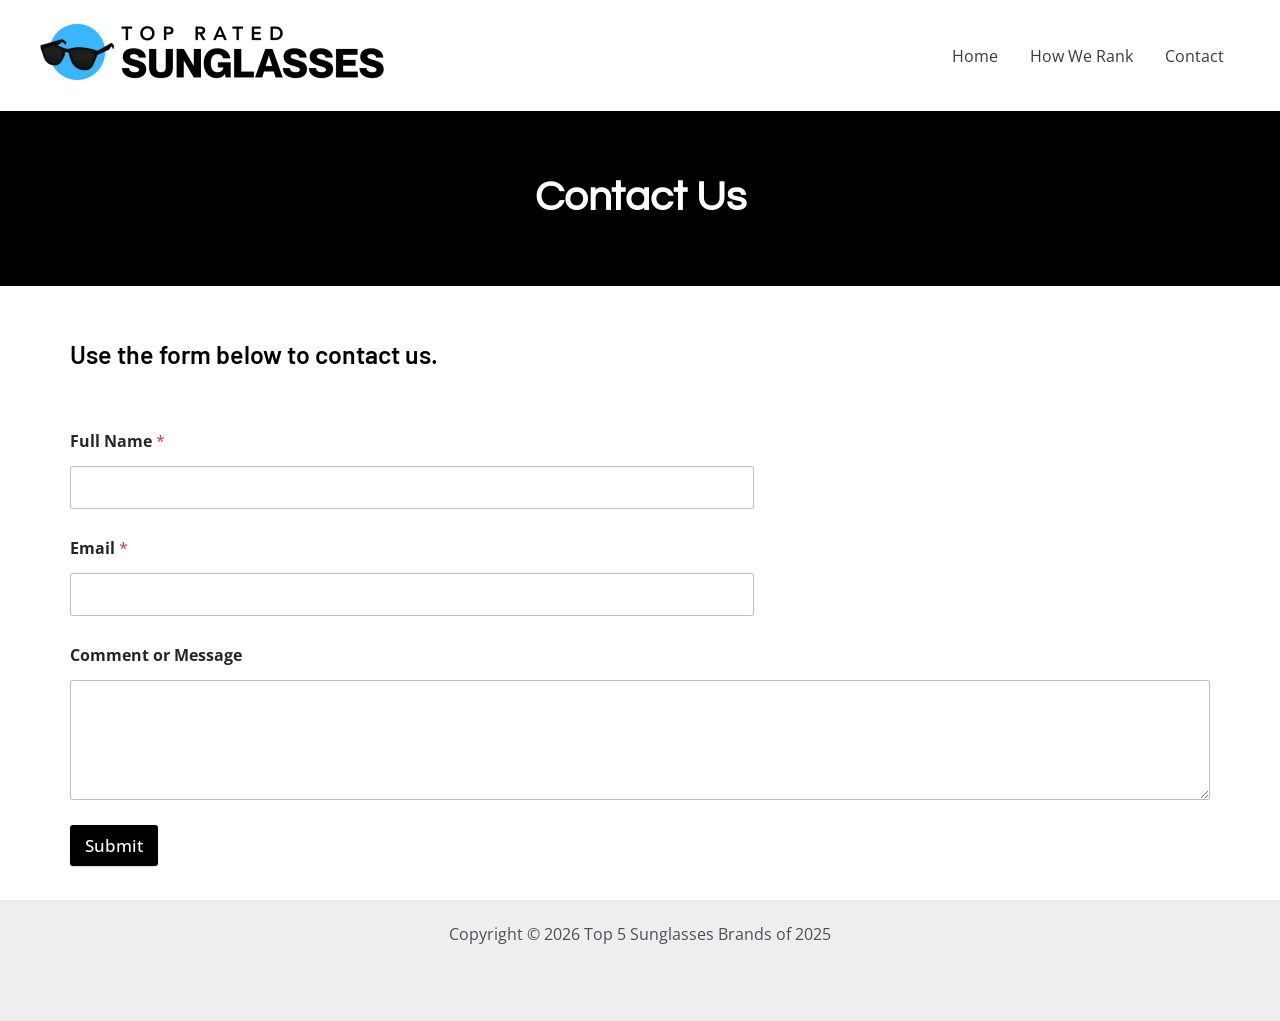
<file: contact/index.html>
<!DOCTYPE html>
<html lang="en-US" prefix="og: https://ogp.me/ns#">
<head>
<meta charset="UTF-8">
<meta name="viewport" content="width=device-width, initial-scale=1">
	 <link rel="profile" href="https://gmpg.org/xfn/11"> 
	 
<!-- Search Engine Optimization by Rank Math - https://rankmath.com/ -->
<title>Contact | Top 5 Sunglasses Brands of 2025</title>
<meta name="description" content="Contact Us Use the form below to contact us."/>
<meta name="robots" content="follow, index, max-snippet:-1, max-video-preview:-1, max-image-preview:large"/>
<link rel="canonical" href="index.html" />
<meta property="og:locale" content="en_US" />
<meta property="og:type" content="article" />
<meta property="og:title" content="Contact | Top 5 Sunglasses Brands of 2025" />
<meta property="og:description" content="Contact Us Use the form below to contact us." />
<meta property="og:url" content="https://topratedsunglasses.com/contact/" />
<meta property="og:site_name" content="Top Rated Sunglasses" />
<meta property="og:updated_time" content="2025-03-13T18:30:13+00:00" />
<meta property="og:image" content="https://topratedsunglasses.com/wp-content/uploads/2025/06/Top-1-KIAURA-v3-1.png" />
<meta property="og:image:secure_url" content="https://topratedsunglasses.com/wp-content/uploads/2025/06/Top-1-KIAURA-v3-1.png" />
<meta property="og:image:width" content="1000" />
<meta property="og:image:height" content="800" />
<meta property="og:image:alt" content="Contact" />
<meta property="og:image:type" content="image/png" />
<meta property="article:published_time" content="2024-02-09T22:33:51+00:00" />
<meta property="article:modified_time" content="2025-03-13T18:30:13+00:00" />
<meta name="twitter:card" content="summary_large_image" />
<meta name="twitter:title" content="Contact | Top 5 Sunglasses Brands of 2025" />
<meta name="twitter:description" content="Contact Us Use the form below to contact us." />
<meta name="twitter:image" content="https://topratedsunglasses.com/wp-content/uploads/2025/06/Top-1-KIAURA-v3-1.png" />
<meta name="twitter:label1" content="Time to read" />
<meta name="twitter:data1" content="Less than a minute" />
<script type="application/ld+json" class="rank-math-schema">{"@context":"https://schema.org","@graph":[{"@type":["NewsMediaOrganization","Organization"],"@id":"https://topratedsunglasses.com/#organization","name":"Top Rated Sunglasses","url":"https://topratedsunglasses.com","logo":{"@type":"ImageObject","@id":"https://topratedsunglasses.com/#logo","url":"https://topratedsunglasses.com/wp-content/uploads/2025/06/Top-1-KIAURA-v3-1.png","contentUrl":"https://topratedsunglasses.com/wp-content/uploads/2025/06/Top-1-KIAURA-v3-1.png","caption":"Top Rated Sunglasses","inLanguage":"en-US","width":"1000","height":"800"}},{"@type":"WebSite","@id":"https://topratedsunglasses.com/#website","url":"https://topratedsunglasses.com","name":"Top Rated Sunglasses","alternateName":"Top Rated Sunglasses","publisher":{"@id":"https://topratedsunglasses.com/#organization"},"inLanguage":"en-US"},{"@type":"ImageObject","@id":"https://topratedsunglasses.com/wp-content/uploads/2025/06/Top-1-KIAURA-v3-1.png","url":"https://topratedsunglasses.com/wp-content/uploads/2025/06/Top-1-KIAURA-v3-1.png","width":"1000","height":"800","inLanguage":"en-US"},{"@type":"BreadcrumbList","@id":"https://topratedsunglasses.com/contact/#breadcrumb","itemListElement":[{"@type":"ListItem","position":"1","item":{"@id":"https://topratedsunglasses.com","name":"Home"}},{"@type":"ListItem","position":"2","item":{"@id":"https://topratedsunglasses.com/contact/","name":"Contact"}}]},{"@type":"WebPage","@id":"https://topratedsunglasses.com/contact/#webpage","url":"https://topratedsunglasses.com/contact/","name":"Contact | Top 5 Sunglasses Brands of 2025","datePublished":"2024-02-09T22:33:51+00:00","dateModified":"2025-03-13T18:30:13+00:00","isPartOf":{"@id":"https://topratedsunglasses.com/#website"},"primaryImageOfPage":{"@id":"https://topratedsunglasses.com/wp-content/uploads/2025/06/Top-1-KIAURA-v3-1.png"},"inLanguage":"en-US","breadcrumb":{"@id":"https://topratedsunglasses.com/contact/#breadcrumb"}},{"@type":"Person","@id":"https://topratedsunglasses.com/contact/#author","name":"Karen Stultz","image":{"@type":"ImageObject","@id":"https://secure.gravatar.com/avatar/eb96ccaa4c1bbecefbb07ee5dce64b5275d01514ce3acd145fe85430eea977fc?s=96&amp;d=mm&amp;r=g","url":"https://secure.gravatar.com/avatar/eb96ccaa4c1bbecefbb07ee5dce64b5275d01514ce3acd145fe85430eea977fc?s=96&amp;d=mm&amp;r=g","caption":"Karen Stultz","inLanguage":"en-US"},"sameAs":["https://topratedsunglasses.com"],"worksFor":{"@id":"https://topratedsunglasses.com/#organization"}},{"@type":"Article","headline":"Contact | Top 5 Sunglasses Brands of 2025","datePublished":"2024-02-09T22:33:51+00:00","dateModified":"2025-03-13T18:30:13+00:00","author":{"@id":"https://topratedsunglasses.com/contact/#author","name":"Karen Stultz"},"publisher":{"@id":"https://topratedsunglasses.com/#organization"},"description":"Contact Us Use the form below to contact us.","name":"Contact | Top 5 Sunglasses Brands of 2025","@id":"https://topratedsunglasses.com/contact/#richSnippet","isPartOf":{"@id":"https://topratedsunglasses.com/contact/#webpage"},"image":{"@id":"https://topratedsunglasses.com/wp-content/uploads/2025/06/Top-1-KIAURA-v3-1.png"},"inLanguage":"en-US","mainEntityOfPage":{"@id":"https://topratedsunglasses.com/contact/#webpage"}}]}</script>
<!-- /Rank Math WordPress SEO plugin -->

<link rel='dns-prefetch' href='https://fonts.googleapis.com/' />
<link rel="alternate" type="application/rss+xml" title="Top 5 Sunglasses Brands of 2025 &raquo; Feed" href="https://topratedsunglasses.com/feed/" />
<link rel="alternate" type="application/rss+xml" title="Top 5 Sunglasses Brands of 2025 &raquo; Comments Feed" href="https://topratedsunglasses.com/comments/feed/" />
<link rel="alternate" type="application/rss+xml" title="Top 5 Sunglasses Brands of 2025 &raquo; Contact Comments Feed" href="https://topratedsunglasses.com/contact/feed/" />
<style id="wp-img-auto-sizes-contain-inline-css">
img:is([sizes=auto i],[sizes^="auto," i]){contain-intrinsic-size:3000px 1500px}
/*# sourceURL=wp-img-auto-sizes-contain-inline-css */
</style>

<link rel='stylesheet' id='astra-theme-css-css' href='../wp-content/themes/astra/assets/css/minified/main.min.css@ver=4.6.5.css' media='all' />
<style id="astra-theme-css-inline-css">
:root{--ast-container-default-xlg-padding:2.5em;--ast-container-default-lg-padding:2.5em;--ast-container-default-slg-padding:2em;--ast-container-default-md-padding:2.5em;--ast-container-default-sm-padding:2.5em;--ast-container-default-xs-padding:2.4em;--ast-container-default-xxs-padding:1.8em;--ast-code-block-background:#ECEFF3;--ast-comment-inputs-background:#F9FAFB;--ast-normal-container-width:1200px;--ast-narrow-container-width:750px;--ast-blog-title-font-weight:600;--ast-blog-meta-weight:600;}html{font-size:100%;}a{color:#c97d60;}a:hover,a:focus{color:var(--ast-global-color-1);}body,button,input,select,textarea,.ast-button,.ast-custom-button{font-family:'Open Sans',sans-serif;font-weight:400;font-size:16px;font-size:1rem;line-height:var(--ast-body-line-height,1.65em);}blockquote{color:var(--ast-global-color-3);}h1,.entry-content h1,h2,.entry-content h2,h3,.entry-content h3,h4,.entry-content h4,h5,.entry-content h5,h6,.entry-content h6,.site-title,.site-title a{font-family:'Playfair Display',serif;font-weight:600;}.site-title{font-size:35px;font-size:2.1875rem;display:none;}header .custom-logo-link img{max-width:350px;}.astra-logo-svg{width:350px;}.site-header .site-description{font-size:15px;font-size:0.9375rem;display:none;}.entry-title{font-size:20px;font-size:1.25rem;}.ast-blog-single-element.ast-taxonomy-container a{font-size:14px;font-size:0.875rem;}.ast-blog-meta-container{font-size:13px;font-size:0.8125rem;}.archive .ast-article-post .ast-article-inner,.blog .ast-article-post .ast-article-inner,.archive .ast-article-post .ast-article-inner:hover,.blog .ast-article-post .ast-article-inner:hover{border-top-left-radius:6px;border-top-right-radius:6px;border-bottom-right-radius:6px;border-bottom-left-radius:6px;overflow:hidden;}h1,.entry-content h1{font-size:54px;font-size:3.375rem;font-weight:600;font-family:'Playfair Display',serif;}h2,.entry-content h2{font-size:42px;font-size:2.625rem;font-weight:600;font-family:'Playfair Display',serif;}h3,.entry-content h3{font-size:36px;font-size:2.25rem;font-weight:600;font-family:'Playfair Display',serif;}h4,.entry-content h4{font-size:25px;font-size:1.5625rem;font-weight:600;font-family:'Playfair Display',serif;}h5,.entry-content h5{font-size:20px;font-size:1.25rem;font-weight:600;font-family:'Playfair Display',serif;}h6,.entry-content h6{font-size:15px;font-size:0.9375rem;font-weight:600;font-family:'Playfair Display',serif;}::selection{background-color:#c97d60;color:#000000;}body,h1,.entry-title a,.entry-content h1,h2,.entry-content h2,h3,.entry-content h3,h4,.entry-content h4,h5,.entry-content h5,h6,.entry-content h6{color:var(--ast-global-color-3);}.tagcloud a:hover,.tagcloud a:focus,.tagcloud a.current-item{color:#000000;border-color:#c97d60;background-color:#c97d60;}input:focus,input[type="text"]:focus,input[type="email"]:focus,input[type="url"]:focus,input[type="password"]:focus,input[type="reset"]:focus,input[type="search"]:focus,textarea:focus{border-color:#c97d60;}input[type="radio"]:checked,input[type=reset],input[type="checkbox"]:checked,input[type="checkbox"]:hover:checked,input[type="checkbox"]:focus:checked,input[type=range]::-webkit-slider-thumb{border-color:#c97d60;background-color:#c97d60;box-shadow:none;}.site-footer a:hover + .post-count,.site-footer a:focus + .post-count{background:#c97d60;border-color:#c97d60;}.single .nav-links .nav-previous,.single .nav-links .nav-next{color:#c97d60;}.entry-meta,.entry-meta *{line-height:1.45;color:#c97d60;font-weight:600;}.entry-meta a:not(.ast-button):hover,.entry-meta a:not(.ast-button):hover *,.entry-meta a:not(.ast-button):focus,.entry-meta a:not(.ast-button):focus *,.page-links > .page-link,.page-links .page-link:hover,.post-navigation a:hover{color:var(--ast-global-color-1);}#cat option,.secondary .calendar_wrap thead a,.secondary .calendar_wrap thead a:visited{color:#c97d60;}.secondary .calendar_wrap #today,.ast-progress-val span{background:#c97d60;}.secondary a:hover + .post-count,.secondary a:focus + .post-count{background:#c97d60;border-color:#c97d60;}.calendar_wrap #today > a{color:#000000;}.page-links .page-link,.single .post-navigation a{color:var(--ast-global-color-3);}.ast-search-menu-icon .search-form button.search-submit{padding:0 4px;}.ast-search-menu-icon form.search-form{padding-right:0;}.ast-search-menu-icon.slide-search input.search-field{width:0;}.ast-header-search .ast-search-menu-icon.ast-dropdown-active .search-form,.ast-header-search .ast-search-menu-icon.ast-dropdown-active .search-field:focus{transition:all 0.2s;}.search-form input.search-field:focus{outline:none;}.ast-search-menu-icon .search-form button.search-submit:focus,.ast-theme-transparent-header .ast-header-search .ast-dropdown-active .ast-icon,.ast-theme-transparent-header .ast-inline-search .search-field:focus .ast-icon{color:var(--ast-global-color-1);}.ast-header-search .slide-search .search-form{border:2px solid var(--ast-global-color-0);}.ast-header-search .slide-search .search-field{background-color:#fff;}.ast-archive-title{color:var(--ast-global-color-2);}.widget-title,.widget .wp-block-heading{font-size:22px;font-size:1.375rem;color:var(--ast-global-color-2);}.ast-single-post .entry-content a,.ast-comment-content a:not(.ast-comment-edit-reply-wrap a){text-decoration:underline;}.ast-single-post .elementor-button-wrapper .elementor-button,.ast-single-post .entry-content .uagb-tab a,.ast-single-post .entry-content .uagb-ifb-cta a,.ast-single-post .entry-content .uabb-module-content a,.ast-single-post .entry-content .uagb-post-grid a,.ast-single-post .entry-content .uagb-timeline a,.ast-single-post .entry-content .uagb-toc__wrap a,.ast-single-post .entry-content .uagb-taxomony-box a,.ast-single-post .entry-content .woocommerce a,.entry-content .wp-block-latest-posts > li > a,.ast-single-post .entry-content .wp-block-file__button,li.ast-post-filter-single,.ast-single-post .ast-comment-content .comment-reply-link,.ast-single-post .ast-comment-content .comment-edit-link{text-decoration:none;}.ast-search-menu-icon.slide-search a:focus-visible:focus-visible,.astra-search-icon:focus-visible,#close:focus-visible,a:focus-visible,.ast-menu-toggle:focus-visible,.site .skip-link:focus-visible,.wp-block-loginout input:focus-visible,.wp-block-search.wp-block-search__button-inside .wp-block-search__inside-wrapper,.ast-header-navigation-arrow:focus-visible,.woocommerce .wc-proceed-to-checkout > .checkout-button:focus-visible,.woocommerce .woocommerce-MyAccount-navigation ul li a:focus-visible,.ast-orders-table__row .ast-orders-table__cell:focus-visible,.woocommerce .woocommerce-order-details .order-again > .button:focus-visible,.woocommerce .woocommerce-message a.button.wc-forward:focus-visible,.woocommerce #minus_qty:focus-visible,.woocommerce #plus_qty:focus-visible,a#ast-apply-coupon:focus-visible,.woocommerce .woocommerce-info a:focus-visible,.woocommerce .astra-shop-summary-wrap a:focus-visible,.woocommerce a.wc-forward:focus-visible,#ast-apply-coupon:focus-visible,.woocommerce-js .woocommerce-mini-cart-item a.remove:focus-visible,#close:focus-visible,.button.search-submit:focus-visible,#search_submit:focus,.normal-search:focus-visible{outline-style:dotted;outline-color:inherit;outline-width:thin;}input:focus,input[type="text"]:focus,input[type="email"]:focus,input[type="url"]:focus,input[type="password"]:focus,input[type="reset"]:focus,input[type="search"]:focus,input[type="number"]:focus,textarea:focus,.wp-block-search__input:focus,[data-section="section-header-mobile-trigger"] .ast-button-wrap .ast-mobile-menu-trigger-minimal:focus,.ast-mobile-popup-drawer.active .menu-toggle-close:focus,.woocommerce-ordering select.orderby:focus,#ast-scroll-top:focus,#coupon_code:focus,.woocommerce-page #comment:focus,.woocommerce #reviews #respond input#submit:focus,.woocommerce a.add_to_cart_button:focus,.woocommerce .button.single_add_to_cart_button:focus,.woocommerce .woocommerce-cart-form button:focus,.woocommerce .woocommerce-cart-form__cart-item .quantity .qty:focus,.woocommerce .woocommerce-billing-fields .woocommerce-billing-fields__field-wrapper .woocommerce-input-wrapper > .input-text:focus,.woocommerce #order_comments:focus,.woocommerce #place_order:focus,.woocommerce .woocommerce-address-fields .woocommerce-address-fields__field-wrapper .woocommerce-input-wrapper > .input-text:focus,.woocommerce .woocommerce-MyAccount-content form button:focus,.woocommerce .woocommerce-MyAccount-content .woocommerce-EditAccountForm .woocommerce-form-row .woocommerce-Input.input-text:focus,.woocommerce .ast-woocommerce-container .woocommerce-pagination ul.page-numbers li a:focus,body #content .woocommerce form .form-row .select2-container--default .select2-selection--single:focus,#ast-coupon-code:focus,.woocommerce.woocommerce-js .quantity input[type=number]:focus,.woocommerce-js .woocommerce-mini-cart-item .quantity input[type=number]:focus,.woocommerce p#ast-coupon-trigger:focus{border-style:dotted;border-color:inherit;border-width:thin;}input{outline:none;}.ast-logo-title-inline .site-logo-img{padding-right:1em;}.site-logo-img img{ transition:all 0.2s linear;}body .ast-oembed-container *{position:absolute;top:0;width:100%;height:100%;left:0;}body .wp-block-embed-pocket-casts .ast-oembed-container *{position:unset;}.ast-single-post-featured-section + article {margin-top: 2em;}.site-content .ast-single-post-featured-section img {width: 100%;overflow: hidden;object-fit: cover;}.ast-separate-container .site-content .ast-single-post-featured-section + article {margin-top: -80px;z-index: 9;position: relative;border-radius: 4px;}@media (min-width: 922px) {.ast-no-sidebar .site-content .ast-article-image-container--wide {margin-left: -120px;margin-right: -120px;max-width: unset;width: unset;}.ast-left-sidebar .site-content .ast-article-image-container--wide,.ast-right-sidebar .site-content .ast-article-image-container--wide {margin-left: -10px;margin-right: -10px;}.site-content .ast-article-image-container--full {margin-left: calc( -50vw + 50%);margin-right: calc( -50vw + 50%);max-width: 100vw;width: 100vw;}.ast-left-sidebar .site-content .ast-article-image-container--full,.ast-right-sidebar .site-content .ast-article-image-container--full {margin-left: -10px;margin-right: -10px;max-width: inherit;width: auto;}}.site > .ast-single-related-posts-container {margin-top: 0;}@media (min-width: 922px) {.ast-desktop .ast-container--narrow {max-width: var(--ast-narrow-container-width);margin: 0 auto;}}.ast-page-builder-template .hentry {margin: 0;}.ast-page-builder-template .site-content > .ast-container {max-width: 100%;padding: 0;}.ast-page-builder-template .site .site-content #primary {padding: 0;margin: 0;}.ast-page-builder-template .no-results {text-align: center;margin: 4em auto;}.ast-page-builder-template .ast-pagination {padding: 2em;}.ast-page-builder-template .entry-header.ast-no-title.ast-no-thumbnail {margin-top: 0;}.ast-page-builder-template .entry-header.ast-header-without-markup {margin-top: 0;margin-bottom: 0;}.ast-page-builder-template .entry-header.ast-no-title.ast-no-meta {margin-bottom: 0;}.ast-page-builder-template.single .post-navigation {padding-bottom: 2em;}.ast-page-builder-template.single-post .site-content > .ast-container {max-width: 100%;}.ast-page-builder-template .entry-header {margin-top: 2em;margin-left: auto;margin-right: auto;}.ast-page-builder-template .ast-archive-description {margin: 2em auto 0;padding-left: 20px;padding-right: 20px;}.ast-page-builder-template .ast-row {margin-left: 0;margin-right: 0;}.single.ast-page-builder-template .entry-header + .entry-content {margin-bottom: 2em;}@media(min-width: 921px) {.ast-page-builder-template.archive.ast-right-sidebar .ast-row article,.ast-page-builder-template.archive.ast-left-sidebar .ast-row article {padding-left: 0;padding-right: 0;}}input[type="text"],input[type="number"],input[type="email"],input[type="url"],input[type="password"],input[type="search"],input[type=reset],input[type=tel],input[type=date],select,textarea{font-size:16px;font-style:normal;font-weight:400;line-height:24px;width:100%;padding:12px 16px;border-radius:4px;box-shadow:0px 1px 2px 0px rgba(0,0,0,0.05);color:var(--ast-form-input-text,#475569);}input[type="text"],input[type="number"],input[type="email"],input[type="url"],input[type="password"],input[type="search"],input[type=reset],input[type=tel],input[type=date],select{height:40px;}input[type="date"]{border-width:1px;border-style:solid;border-color:var(--ast-border-color);}input[type="text"]:focus,input[type="number"]:focus,input[type="email"]:focus,input[type="url"]:focus,input[type="password"]:focus,input[type="search"]:focus,input[type=reset]:focus,input[type="tel"]:focus,input[type="date"]:focus,select:focus,textarea:focus{border-color:#046BD2;box-shadow:none;outline:none;color:var(--ast-form-input-focus-text,#475569);}label,legend{color:#111827;font-size:14px;font-style:normal;font-weight:500;line-height:20px;}select{padding:6px 10px;}fieldset{padding:30px;border-radius:4px;}button,.ast-button,.button,input[type="button"],input[type="reset"],input[type="submit"]{border-radius:4px;box-shadow:0px 1px 2px 0px rgba(0,0,0,0.05);}:root{--ast-comment-inputs-background:#FFF;}::placeholder{color:var(--ast-form-field-color,#9CA3AF);}::-ms-input-placeholder{color:var(--ast-form-field-color,#9CA3AF);}@media (max-width:921px){#ast-desktop-header{display:none;}}@media (min-width:922px){#ast-mobile-header{display:none;}}.wp-block-buttons.aligncenter{justify-content:center;}@media (max-width:921px){.ast-theme-transparent-header #primary,.ast-theme-transparent-header #secondary{padding:0;}}@media (max-width:921px){.ast-plain-container.ast-no-sidebar #primary{padding:0;}}.ast-plain-container.ast-no-sidebar #primary{margin-top:0;margin-bottom:0;}.wp-block-button.is-style-outline .wp-block-button__link{border-color:#537ea2;border-top-width:0px;border-right-width:0px;border-bottom-width:0px;border-left-width:0px;}div.wp-block-button.is-style-outline > .wp-block-button__link:not(.has-text-color),div.wp-block-button.wp-block-button__link.is-style-outline:not(.has-text-color){color:#537ea2;}.wp-block-button.is-style-outline .wp-block-button__link:hover,.wp-block-buttons .wp-block-button.is-style-outline .wp-block-button__link:focus,.wp-block-buttons .wp-block-button.is-style-outline > .wp-block-button__link:not(.has-text-color):hover,.wp-block-buttons .wp-block-button.wp-block-button__link.is-style-outline:not(.has-text-color):hover{color:var(--ast-global-color-5);background-color:#2fca9e;border-color:#2fca9e;}.post-page-numbers.current .page-link,.ast-pagination .page-numbers.current{color:#000000;border-color:#c97d60;background-color:#c97d60;}.wp-block-button.is-style-outline .wp-block-button__link{border-top-width:0px;border-right-width:0px;border-bottom-width:0px;border-left-width:0px;}.wp-block-buttons .wp-block-button.is-style-outline .wp-block-button__link.wp-element-button,.ast-outline-button,.wp-block-uagb-buttons-child .uagb-buttons-repeater.ast-outline-button{border-color:var(--ast-global-color-7);font-family:inherit;font-weight:600;font-size:20px;font-size:1.25rem;line-height:1em;padding-top:20px;padding-right:40px;padding-bottom:20px;padding-left:40px;border-top-left-radius:50px;border-top-right-radius:50px;border-bottom-right-radius:50px;border-bottom-left-radius:50px;}.wp-block-buttons .wp-block-button.is-style-outline > .wp-block-button__link:not(.has-text-color),.wp-block-buttons .wp-block-button.wp-block-button__link.is-style-outline:not(.has-text-color),.ast-outline-button{color:var(--ast-global-color-2);}.wp-block-button.is-style-outline .wp-block-button__link:hover,.wp-block-buttons .wp-block-button.is-style-outline .wp-block-button__link:focus,.wp-block-buttons .wp-block-button.is-style-outline > .wp-block-button__link:not(.has-text-color):hover,.wp-block-buttons .wp-block-button.wp-block-button__link.is-style-outline:not(.has-text-color):hover,.ast-outline-button:hover,.ast-outline-button:focus,.wp-block-uagb-buttons-child .uagb-buttons-repeater.ast-outline-button:hover,.wp-block-uagb-buttons-child .uagb-buttons-repeater.ast-outline-button:focus{color:var(--ast-global-color-2);background-color:var(--ast-global-color-7);border-color:#2fca9e;}.ast-single-post .entry-content a.ast-outline-button,.ast-single-post .entry-content .is-style-outline>.wp-block-button__link{text-decoration:none;}.wp-block-button .wp-block-button__link.wp-element-button.is-style-outline:not(.has-background),.wp-block-button.is-style-outline>.wp-block-button__link.wp-element-button:not(.has-background),.ast-outline-button{background-color:var(--ast-global-color-7);}.uagb-buttons-repeater.ast-outline-button{border-radius:9999px;}@media (max-width:921px){.wp-block-buttons .wp-block-button.is-style-outline .wp-block-button__link.wp-element-button,.ast-outline-button,.wp-block-uagb-buttons-child .uagb-buttons-repeater.ast-outline-button{padding-top:18px;padding-right:32px;padding-bottom:18px;padding-left:32px;}}@media (max-width:544px){.wp-block-buttons .wp-block-button.is-style-outline .wp-block-button__link.wp-element-button,.ast-outline-button,.wp-block-uagb-buttons-child .uagb-buttons-repeater.ast-outline-button{padding-top:15px;padding-right:28px;padding-bottom:15px;padding-left:28px;}}.entry-content[ast-blocks-layout] > figure{margin-bottom:1em;}h1.widget-title{font-weight:600;}h2.widget-title{font-weight:600;}h3.widget-title{font-weight:600;}#page{display:flex;flex-direction:column;min-height:100vh;}.ast-404-layout-1 h1.page-title{color:var(--ast-global-color-2);}.single .post-navigation a{line-height:1em;height:inherit;}.error-404 .page-sub-title{font-size:1.5rem;font-weight:inherit;}.search .site-content .content-area .search-form{margin-bottom:0;}#page .site-content{flex-grow:1;}.widget{margin-bottom:1.25em;}#secondary li{line-height:1.5em;}#secondary .wp-block-group h2{margin-bottom:0.7em;}#secondary h2{font-size:1.7rem;}.ast-separate-container .ast-article-post,.ast-separate-container .ast-article-single,.ast-separate-container .comment-respond{padding:3em;}.ast-separate-container .ast-article-single .ast-article-single{padding:0;}.ast-article-single .wp-block-post-template-is-layout-grid{padding-left:0;}.ast-separate-container .comments-title,.ast-narrow-container .comments-title{padding:1.5em 2em;}.ast-page-builder-template .comment-form-textarea,.ast-comment-formwrap .ast-grid-common-col{padding:0;}.ast-comment-formwrap{padding:0;display:inline-flex;column-gap:20px;width:100%;margin-left:0;margin-right:0;}.comments-area textarea#comment:focus,.comments-area textarea#comment:active,.comments-area .ast-comment-formwrap input[type="text"]:focus,.comments-area .ast-comment-formwrap input[type="text"]:active {box-shadow:none;outline:none;}.archive.ast-page-builder-template .entry-header{margin-top:2em;}.ast-page-builder-template .ast-comment-formwrap{width:100%;}.entry-title{margin-bottom:0.6em;}.ast-archive-description p{font-size:inherit;font-weight:inherit;line-height:inherit;}.ast-separate-container .ast-comment-list li.depth-1,.hentry{margin-bottom:1.5em;}.site-content section.ast-archive-description{margin-bottom:2em;}@media (min-width:921px){.ast-left-sidebar.ast-page-builder-template #secondary,.archive.ast-right-sidebar.ast-page-builder-template .site-main{padding-left:20px;padding-right:20px;}}@media (max-width:544px){.ast-comment-formwrap.ast-row{column-gap:10px;display:inline-block;}#ast-commentform .ast-grid-common-col{position:relative;width:100%;}}@media (min-width:1201px){.ast-separate-container .ast-article-post,.ast-separate-container .ast-article-single,.ast-separate-container .ast-author-box,.ast-separate-container .ast-404-layout-1,.ast-separate-container .no-results{padding:3em;}}@media (max-width:921px){.ast-separate-container #primary,.ast-separate-container #secondary{padding:1.5em 0;}#primary,#secondary{padding:1.5em 0;margin:0;}.ast-left-sidebar #content > .ast-container{display:flex;flex-direction:column-reverse;width:100%;}}@media (min-width:922px){.ast-separate-container.ast-right-sidebar #primary,.ast-separate-container.ast-left-sidebar #primary{border:0;}.search-no-results.ast-separate-container #primary{margin-bottom:4em;}}.wp-block-button .wp-block-button__link{color:var(--ast-global-color-5);}.wp-block-button .wp-block-button__link:hover,.wp-block-button .wp-block-button__link:focus{color:var(--ast-global-color-5);background-color:#2fca9e;border-color:#2fca9e;}.wp-block-button .wp-block-button__link,.wp-block-search .wp-block-search__button,body .wp-block-file .wp-block-file__button{border-style:solid;border-top-width:0px;border-right-width:0px;border-left-width:0px;border-bottom-width:0px;border-color:#537ea2;background-color:#537ea2;color:var(--ast-global-color-5);font-family:inherit;font-weight:600;line-height:1em;font-size:20px;font-size:1.25rem;border-top-left-radius:3px;border-top-right-radius:3px;border-bottom-right-radius:3px;border-bottom-left-radius:3px;padding-top:10px;padding-right:20px;padding-bottom:10px;padding-left:20px;}.ast-single-post .entry-content .wp-block-button .wp-block-button__link,.ast-single-post .entry-content .wp-block-search .wp-block-search__button,body .entry-content .wp-block-file .wp-block-file__button{text-decoration:none;}.menu-toggle,button,.ast-button,.ast-custom-button,.button,input#submit,input[type="button"],input[type="submit"],input[type="reset"],#comments .submit,.search .search-submit,form[CLASS*="wp-block-search__"].wp-block-search .wp-block-search__inside-wrapper .wp-block-search__button,body .wp-block-file .wp-block-file__button,.search .search-submit,.woocommerce-js a.button,.woocommerce button.button,.woocommerce .woocommerce-message a.button,.woocommerce #respond input#submit.alt,.woocommerce input.button.alt,.woocommerce input.button,.woocommerce input.button:disabled,.woocommerce input.button:disabled[disabled],.woocommerce input.button:disabled:hover,.woocommerce input.button:disabled[disabled]:hover,.woocommerce #respond input#submit,.woocommerce button.button.alt.disabled,.wc-block-grid__products .wc-block-grid__product .wp-block-button__link,.wc-block-grid__product-onsale,[CLASS*="wc-block"] button,.woocommerce-js .astra-cart-drawer .astra-cart-drawer-content .woocommerce-mini-cart__buttons .button:not(.checkout):not(.ast-continue-shopping),.woocommerce-js .astra-cart-drawer .astra-cart-drawer-content .woocommerce-mini-cart__buttons a.checkout,.woocommerce button.button.alt.disabled.wc-variation-selection-needed,[CLASS*="wc-block"] .wc-block-components-button{border-style:solid;border-top-width:0px;border-right-width:0px;border-left-width:0px;border-bottom-width:0px;color:var(--ast-global-color-5);border-color:#537ea2;background-color:#537ea2;padding-top:10px;padding-right:20px;padding-bottom:10px;padding-left:20px;font-family:inherit;font-weight:600;font-size:20px;font-size:1.25rem;line-height:1em;border-top-left-radius:3px;border-top-right-radius:3px;border-bottom-right-radius:3px;border-bottom-left-radius:3px;}button:focus,.menu-toggle:hover,button:hover,.ast-button:hover,.ast-custom-button:hover .button:hover,.ast-custom-button:hover ,input[type=reset]:hover,input[type=reset]:focus,input#submit:hover,input#submit:focus,input[type="button"]:hover,input[type="button"]:focus,input[type="submit"]:hover,input[type="submit"]:focus,form[CLASS*="wp-block-search__"].wp-block-search .wp-block-search__inside-wrapper .wp-block-search__button:hover,form[CLASS*="wp-block-search__"].wp-block-search .wp-block-search__inside-wrapper .wp-block-search__button:focus,body .wp-block-file .wp-block-file__button:hover,body .wp-block-file .wp-block-file__button:focus,.woocommerce-js a.button:hover,.woocommerce button.button:hover,.woocommerce .woocommerce-message a.button:hover,.woocommerce #respond input#submit:hover,.woocommerce #respond input#submit.alt:hover,.woocommerce input.button.alt:hover,.woocommerce input.button:hover,.woocommerce button.button.alt.disabled:hover,.wc-block-grid__products .wc-block-grid__product .wp-block-button__link:hover,[CLASS*="wc-block"] button:hover,.woocommerce-js .astra-cart-drawer .astra-cart-drawer-content .woocommerce-mini-cart__buttons .button:not(.checkout):not(.ast-continue-shopping):hover,.woocommerce-js .astra-cart-drawer .astra-cart-drawer-content .woocommerce-mini-cart__buttons a.checkout:hover,.woocommerce button.button.alt.disabled.wc-variation-selection-needed:hover,[CLASS*="wc-block"] .wc-block-components-button:hover,[CLASS*="wc-block"] .wc-block-components-button:focus{color:var(--ast-global-color-5);background-color:#2fca9e;border-color:#2fca9e;}form[CLASS*="wp-block-search__"].wp-block-search .wp-block-search__inside-wrapper .wp-block-search__button.has-icon{padding-top:calc(10px - 3px);padding-right:calc(20px - 3px);padding-bottom:calc(10px - 3px);padding-left:calc(20px - 3px);}@media (max-width:921px){.ast-mobile-header-stack .main-header-bar .ast-search-menu-icon{display:inline-block;}.ast-header-break-point.ast-header-custom-item-outside .ast-mobile-header-stack .main-header-bar .ast-search-icon{margin:0;}.ast-comment-avatar-wrap img{max-width:2.5em;}.ast-comment-meta{padding:0 1.8888em 1.3333em;}}@media (min-width:544px){.ast-container{max-width:100%;}}@media (max-width:544px){.ast-separate-container .ast-article-post,.ast-separate-container .ast-article-single,.ast-separate-container .comments-title,.ast-separate-container .ast-archive-description{padding:1.5em 1em;}.ast-separate-container #content .ast-container{padding-left:0.54em;padding-right:0.54em;}.ast-separate-container .ast-comment-list .bypostauthor{padding:.5em;}.ast-search-menu-icon.ast-dropdown-active .search-field{width:170px;}}@media (max-width:921px){.widget-title{font-size:22px;font-size:1.375rem;}body,button,input,select,textarea,.ast-button,.ast-custom-button{font-size:16px;font-size:1rem;}#secondary,#secondary button,#secondary input,#secondary select,#secondary textarea{font-size:16px;font-size:1rem;}.site-title{display:none;}.site-header .site-description{display:none;}h1,.entry-content h1{font-size:45px;}h2,.entry-content h2{font-size:32px;}h3,.entry-content h3{font-size:26px;}h4,.entry-content h4{font-size:22px;font-size:1.375rem;}h5,.entry-content h5{font-size:18px;font-size:1.125rem;}h6,.entry-content h6{font-size:15px;font-size:0.9375rem;}.astra-logo-svg{width:150px;}header .custom-logo-link img,.ast-header-break-point .site-logo-img .custom-mobile-logo-link img{max-width:150px;}}@media (max-width:544px){.widget-title{font-size:22px;font-size:1.375rem;}body,button,input,select,textarea,.ast-button,.ast-custom-button{font-size:16px;font-size:1rem;}#secondary,#secondary button,#secondary input,#secondary select,#secondary textarea{font-size:16px;font-size:1rem;}.site-title{display:none;}.site-header .site-description{display:none;}h1,.entry-content h1{font-size:32px;}h2,.entry-content h2{font-size:28px;}h3,.entry-content h3{font-size:22px;}h4,.entry-content h4{font-size:20px;font-size:1.25rem;}h5,.entry-content h5{font-size:20px;font-size:1.25rem;}h6,.entry-content h6{font-size:15px;font-size:0.9375rem;}header .custom-logo-link img,.ast-header-break-point .site-branding img,.ast-header-break-point .custom-logo-link img{max-width:150px;}.astra-logo-svg{width:150px;}.ast-header-break-point .site-logo-img .custom-mobile-logo-link img{max-width:150px;}}@media (max-width:544px){html{font-size:100%;}}@media (min-width:922px){.ast-container{max-width:1240px;}}@media (min-width:922px){.site-content .ast-container{display:flex;}}@media (max-width:921px){.site-content .ast-container{flex-direction:column;}}@media (min-width:922px){.main-header-menu .sub-menu .menu-item.ast-left-align-sub-menu:hover > .sub-menu,.main-header-menu .sub-menu .menu-item.ast-left-align-sub-menu.focus > .sub-menu{margin-left:-0px;}}.entry-content li > p{margin-bottom:0;}.site .comments-area{padding-bottom:2em;margin-top:2em;}.wp-block-file {display: flex;align-items: center;flex-wrap: wrap;justify-content: space-between;}.wp-block-pullquote {border: none;}.wp-block-pullquote blockquote::before {content: "\201D";font-family: "Helvetica",sans-serif;display: flex;transform: rotate( 180deg );font-size: 6rem;font-style: normal;line-height: 1;font-weight: bold;align-items: center;justify-content: center;}.has-text-align-right > blockquote::before {justify-content: flex-start;}.has-text-align-left > blockquote::before {justify-content: flex-end;}figure.wp-block-pullquote.is-style-solid-color blockquote {max-width: 100%;text-align: inherit;}html body {--wp--custom--ast-default-block-top-padding: 100px;--wp--custom--ast-default-block-right-padding: 80px;--wp--custom--ast-default-block-bottom-padding: 100px;--wp--custom--ast-default-block-left-padding: 80px;--wp--custom--ast-container-width: 1200px;--wp--custom--ast-content-width-size: 1200px;--wp--custom--ast-wide-width-size: calc(1200px + var(--wp--custom--ast-default-block-left-padding) + var(--wp--custom--ast-default-block-right-padding));}.ast-narrow-container {--wp--custom--ast-content-width-size: 750px;--wp--custom--ast-wide-width-size: 750px;}@media(max-width: 921px) {html body {--wp--custom--ast-default-block-top-padding: 50px;--wp--custom--ast-default-block-right-padding: 50px;--wp--custom--ast-default-block-bottom-padding: 50px;--wp--custom--ast-default-block-left-padding: 50px;}}@media(max-width: 544px) {html body {--wp--custom--ast-default-block-top-padding: 50px;--wp--custom--ast-default-block-right-padding: 30px;--wp--custom--ast-default-block-bottom-padding: 50px;--wp--custom--ast-default-block-left-padding: 30px;}}.entry-content > .wp-block-group,.entry-content > .wp-block-cover,.entry-content > .wp-block-columns {padding-top: var(--wp--custom--ast-default-block-top-padding);padding-right: var(--wp--custom--ast-default-block-right-padding);padding-bottom: var(--wp--custom--ast-default-block-bottom-padding);padding-left: var(--wp--custom--ast-default-block-left-padding);}.ast-plain-container.ast-no-sidebar .entry-content > .alignfull,.ast-page-builder-template .ast-no-sidebar .entry-content > .alignfull {margin-left: calc( -50vw + 50%);margin-right: calc( -50vw + 50%);max-width: 100vw;width: 100vw;}.ast-plain-container.ast-no-sidebar .entry-content .alignfull .alignfull,.ast-page-builder-template.ast-no-sidebar .entry-content .alignfull .alignfull,.ast-plain-container.ast-no-sidebar .entry-content .alignfull .alignwide,.ast-page-builder-template.ast-no-sidebar .entry-content .alignfull .alignwide,.ast-plain-container.ast-no-sidebar .entry-content .alignwide .alignfull,.ast-page-builder-template.ast-no-sidebar .entry-content .alignwide .alignfull,.ast-plain-container.ast-no-sidebar .entry-content .alignwide .alignwide,.ast-page-builder-template.ast-no-sidebar .entry-content .alignwide .alignwide,.ast-plain-container.ast-no-sidebar .entry-content .wp-block-column .alignfull,.ast-page-builder-template.ast-no-sidebar .entry-content .wp-block-column .alignfull,.ast-plain-container.ast-no-sidebar .entry-content .wp-block-column .alignwide,.ast-page-builder-template.ast-no-sidebar .entry-content .wp-block-column .alignwide {margin-left: auto;margin-right: auto;width: 100%;}[ast-blocks-layout] .wp-block-separator:not(.is-style-dots) {height: 0;}[ast-blocks-layout] .wp-block-separator {margin: 20px auto;}[ast-blocks-layout] .wp-block-separator:not(.is-style-wide):not(.is-style-dots) {max-width: 100px;}[ast-blocks-layout] .wp-block-separator.has-background {padding: 0;}.entry-content[ast-blocks-layout] > * {max-width: var(--wp--custom--ast-content-width-size);margin-left: auto;margin-right: auto;}.entry-content[ast-blocks-layout] > .alignwide {max-width: var(--wp--custom--ast-wide-width-size);}.entry-content[ast-blocks-layout] .alignfull {max-width: none;}.entry-content .wp-block-columns {margin-bottom: 0;}blockquote {margin: 1.5em;border-color: rgba(0,0,0,0.05);}.wp-block-quote:not(.has-text-align-right):not(.has-text-align-center) {border-left: 5px solid rgba(0,0,0,0.05);}.has-text-align-right > blockquote,blockquote.has-text-align-right {border-right: 5px solid rgba(0,0,0,0.05);}.has-text-align-left > blockquote,blockquote.has-text-align-left {border-left: 5px solid rgba(0,0,0,0.05);}.wp-block-site-tagline,.wp-block-latest-posts .read-more {margin-top: 15px;}.wp-block-loginout p label {display: block;}.wp-block-loginout p:not(.login-remember):not(.login-submit) input {width: 100%;}.wp-block-loginout input:focus {border-color: transparent;}.wp-block-loginout input:focus {outline: thin dotted;}.entry-content .wp-block-media-text .wp-block-media-text__content {padding: 0 0 0 8%;}.entry-content .wp-block-media-text.has-media-on-the-right .wp-block-media-text__content {padding: 0 8% 0 0;}.entry-content .wp-block-media-text.has-background .wp-block-media-text__content {padding: 8%;}.entry-content .wp-block-cover:not([class*="background-color"]) .wp-block-cover__inner-container,.entry-content .wp-block-cover:not([class*="background-color"]) .wp-block-cover-image-text,.entry-content .wp-block-cover:not([class*="background-color"]) .wp-block-cover-text,.entry-content .wp-block-cover-image:not([class*="background-color"]) .wp-block-cover__inner-container,.entry-content .wp-block-cover-image:not([class*="background-color"]) .wp-block-cover-image-text,.entry-content .wp-block-cover-image:not([class*="background-color"]) .wp-block-cover-text {color: var(--ast-global-color-5);}.wp-block-loginout .login-remember input {width: 1.1rem;height: 1.1rem;margin: 0 5px 4px 0;vertical-align: middle;}.wp-block-latest-posts > li > *:first-child,.wp-block-latest-posts:not(.is-grid) > li:first-child {margin-top: 0;}.wp-block-search__inside-wrapper .wp-block-search__input {padding: 0 10px;color: var(--ast-global-color-3);background: var(--ast-global-color-5);border-color: var(--ast-border-color);}.wp-block-latest-posts .read-more {margin-bottom: 1.5em;}.wp-block-search__no-button .wp-block-search__inside-wrapper .wp-block-search__input {padding-top: 5px;padding-bottom: 5px;}.wp-block-latest-posts .wp-block-latest-posts__post-date,.wp-block-latest-posts .wp-block-latest-posts__post-author {font-size: 1rem;}.wp-block-latest-posts > li > *,.wp-block-latest-posts:not(.is-grid) > li {margin-top: 12px;margin-bottom: 12px;}.ast-page-builder-template .entry-content[ast-blocks-layout] > *,.ast-page-builder-template .entry-content[ast-blocks-layout] > .alignfull > * {max-width: none;}.ast-page-builder-template .entry-content[ast-blocks-layout] > .alignwide > * {max-width: var(--wp--custom--ast-wide-width-size);}.ast-page-builder-template .entry-content[ast-blocks-layout] > .inherit-container-width > *,.ast-page-builder-template .entry-content[ast-blocks-layout] > * > *,.entry-content[ast-blocks-layout] > .wp-block-cover .wp-block-cover__inner-container {max-width: var(--wp--custom--ast-content-width-size);margin-left: auto;margin-right: auto;}.entry-content[ast-blocks-layout] .wp-block-cover:not(.alignleft):not(.alignright) {width: auto;}@media(max-width: 1200px) {.ast-separate-container .entry-content > .alignfull,.ast-separate-container .entry-content[ast-blocks-layout] > .alignwide,.ast-plain-container .entry-content[ast-blocks-layout] > .alignwide,.ast-plain-container .entry-content .alignfull {margin-left: calc(-1 * min(var(--ast-container-default-xlg-padding),20px)) ;margin-right: calc(-1 * min(var(--ast-container-default-xlg-padding),20px));}}@media(min-width: 1201px) {.ast-separate-container .entry-content > .alignfull {margin-left: calc(-1 * var(--ast-container-default-xlg-padding) );margin-right: calc(-1 * var(--ast-container-default-xlg-padding) );}.ast-separate-container .entry-content[ast-blocks-layout] > .alignwide,.ast-plain-container .entry-content[ast-blocks-layout] > .alignwide {margin-left: calc(-1 * var(--wp--custom--ast-default-block-left-padding) );margin-right: calc(-1 * var(--wp--custom--ast-default-block-right-padding) );}}@media(min-width: 921px) {.ast-separate-container .entry-content .wp-block-group.alignwide:not(.inherit-container-width) > :where(:not(.alignleft):not(.alignright)),.ast-plain-container .entry-content .wp-block-group.alignwide:not(.inherit-container-width) > :where(:not(.alignleft):not(.alignright)) {max-width: calc( var(--wp--custom--ast-content-width-size) + 80px );}.ast-plain-container.ast-right-sidebar .entry-content[ast-blocks-layout] .alignfull,.ast-plain-container.ast-left-sidebar .entry-content[ast-blocks-layout] .alignfull {margin-left: -60px;margin-right: -60px;}}@media(min-width: 544px) {.entry-content > .alignleft {margin-right: 20px;}.entry-content > .alignright {margin-left: 20px;}}@media (max-width:544px){.wp-block-columns .wp-block-column:not(:last-child){margin-bottom:20px;}.wp-block-latest-posts{margin:0;}}@media( max-width: 600px ) {.entry-content .wp-block-media-text .wp-block-media-text__content,.entry-content .wp-block-media-text.has-media-on-the-right .wp-block-media-text__content {padding: 8% 0 0;}.entry-content .wp-block-media-text.has-background .wp-block-media-text__content {padding: 8%;}}.ast-narrow-container .site-content .wp-block-uagb-image--align-full .wp-block-uagb-image__figure {max-width: 100%;margin-left: auto;margin-right: auto;}.entry-content ul,.entry-content ol {padding: revert;margin: revert;padding-left: 20px;}:root .has-ast-global-color-0-color{color:var(--ast-global-color-0);}:root .has-ast-global-color-0-background-color{background-color:var(--ast-global-color-0);}:root .wp-block-button .has-ast-global-color-0-color{color:var(--ast-global-color-0);}:root .wp-block-button .has-ast-global-color-0-background-color{background-color:var(--ast-global-color-0);}:root .has-ast-global-color-1-color{color:var(--ast-global-color-1);}:root .has-ast-global-color-1-background-color{background-color:var(--ast-global-color-1);}:root .wp-block-button .has-ast-global-color-1-color{color:var(--ast-global-color-1);}:root .wp-block-button .has-ast-global-color-1-background-color{background-color:var(--ast-global-color-1);}:root .has-ast-global-color-2-color{color:var(--ast-global-color-2);}:root .has-ast-global-color-2-background-color{background-color:var(--ast-global-color-2);}:root .wp-block-button .has-ast-global-color-2-color{color:var(--ast-global-color-2);}:root .wp-block-button .has-ast-global-color-2-background-color{background-color:var(--ast-global-color-2);}:root .has-ast-global-color-3-color{color:var(--ast-global-color-3);}:root .has-ast-global-color-3-background-color{background-color:var(--ast-global-color-3);}:root .wp-block-button .has-ast-global-color-3-color{color:var(--ast-global-color-3);}:root .wp-block-button .has-ast-global-color-3-background-color{background-color:var(--ast-global-color-3);}:root .has-ast-global-color-4-color{color:var(--ast-global-color-4);}:root .has-ast-global-color-4-background-color{background-color:var(--ast-global-color-4);}:root .wp-block-button .has-ast-global-color-4-color{color:var(--ast-global-color-4);}:root .wp-block-button .has-ast-global-color-4-background-color{background-color:var(--ast-global-color-4);}:root .has-ast-global-color-5-color{color:var(--ast-global-color-5);}:root .has-ast-global-color-5-background-color{background-color:var(--ast-global-color-5);}:root .wp-block-button .has-ast-global-color-5-color{color:var(--ast-global-color-5);}:root .wp-block-button .has-ast-global-color-5-background-color{background-color:var(--ast-global-color-5);}:root .has-ast-global-color-6-color{color:var(--ast-global-color-6);}:root .has-ast-global-color-6-background-color{background-color:var(--ast-global-color-6);}:root .wp-block-button .has-ast-global-color-6-color{color:var(--ast-global-color-6);}:root .wp-block-button .has-ast-global-color-6-background-color{background-color:var(--ast-global-color-6);}:root .has-ast-global-color-7-color{color:var(--ast-global-color-7);}:root .has-ast-global-color-7-background-color{background-color:var(--ast-global-color-7);}:root .wp-block-button .has-ast-global-color-7-color{color:var(--ast-global-color-7);}:root .wp-block-button .has-ast-global-color-7-background-color{background-color:var(--ast-global-color-7);}:root .has-ast-global-color-8-color{color:var(--ast-global-color-8);}:root .has-ast-global-color-8-background-color{background-color:var(--ast-global-color-8);}:root .wp-block-button .has-ast-global-color-8-color{color:var(--ast-global-color-8);}:root .wp-block-button .has-ast-global-color-8-background-color{background-color:var(--ast-global-color-8);}:root{--ast-global-color-0:#2c3e50;--ast-global-color-1:#3a3a3a;--ast-global-color-2:#3a3a3a;--ast-global-color-3:#4B4F58;--ast-global-color-4:#F5F5F5;--ast-global-color-5:#FFFFFF;--ast-global-color-6:#F2F5F7;--ast-global-color-7:#424242;--ast-global-color-8:#000000;}:root {--ast-border-color : var(--ast-global-color-6);}.ast-single-entry-banner {-js-display: flex;display: flex;flex-direction: column;justify-content: center;text-align: center;position: relative;background: #eeeeee;}.ast-single-entry-banner[data-banner-layout="layout-1"] {max-width: 1200px;background: inherit;padding: 20px 0;}.ast-single-entry-banner[data-banner-width-type="custom"] {margin: 0 auto;width: 100%;}.ast-single-entry-banner + .site-content .entry-header {margin-bottom: 0;}.site .ast-author-avatar {--ast-author-avatar-size: ;}a.ast-underline-text {text-decoration: underline;}.ast-container > .ast-terms-link {position: relative;display: block;}a.ast-button.ast-badge-tax {padding: 4px 8px;border-radius: 3px;font-size: inherit;}header.entry-header .entry-title{font-weight:600;font-size:32px;font-size:2rem;}header.entry-header > *:not(:last-child){margin-bottom:10px;}header.entry-header .post-thumb-img-content{text-align:center;}header.entry-header .post-thumb img,.ast-single-post-featured-section.post-thumb img{aspect-ratio:16/9;width:100%;height:100%;}.ast-archive-entry-banner {-js-display: flex;display: flex;flex-direction: column;justify-content: center;text-align: center;position: relative;background: #eeeeee;}.ast-archive-entry-banner[data-banner-width-type="custom"] {margin: 0 auto;width: 100%;}.ast-archive-entry-banner[data-banner-layout="layout-1"] {background: inherit;padding: 20px 0;text-align: left;}body.archive .ast-archive-description{max-width:1200px;width:100%;text-align:left;padding-top:3em;padding-right:3em;padding-bottom:3em;padding-left:3em;}body.archive .ast-archive-description .ast-archive-title,body.archive .ast-archive-description .ast-archive-title *{font-weight:600;font-size:32px;font-size:2rem;}body.archive .ast-archive-description > *:not(:last-child){margin-bottom:10px;}@media (max-width:921px){body.archive .ast-archive-description{text-align:left;}}@media (max-width:544px){body.archive .ast-archive-description{text-align:left;}}.ast-breadcrumbs .trail-browse,.ast-breadcrumbs .trail-items,.ast-breadcrumbs .trail-items li{display:inline-block;margin:0;padding:0;border:none;background:inherit;text-indent:0;text-decoration:none;}.ast-breadcrumbs .trail-browse{font-size:inherit;font-style:inherit;font-weight:inherit;color:inherit;}.ast-breadcrumbs .trail-items{list-style:none;}.trail-items li::after{padding:0 0.3em;content:"\00bb";}.trail-items li:last-of-type::after{display:none;}h1,.entry-content h1,h2,.entry-content h2,h3,.entry-content h3,h4,.entry-content h4,h5,.entry-content h5,h6,.entry-content h6{color:var(--ast-global-color-2);}.entry-title a{color:var(--ast-global-color-2);}@media (max-width:921px){.ast-builder-grid-row-container.ast-builder-grid-row-tablet-3-firstrow .ast-builder-grid-row > *:first-child,.ast-builder-grid-row-container.ast-builder-grid-row-tablet-3-lastrow .ast-builder-grid-row > *:last-child{grid-column:1 / -1;}}@media (max-width:544px){.ast-builder-grid-row-container.ast-builder-grid-row-mobile-3-firstrow .ast-builder-grid-row > *:first-child,.ast-builder-grid-row-container.ast-builder-grid-row-mobile-3-lastrow .ast-builder-grid-row > *:last-child{grid-column:1 / -1;}}.ast-builder-layout-element[data-section="title_tagline"]{display:flex;}@media (max-width:921px){.ast-header-break-point .ast-builder-layout-element[data-section="title_tagline"]{display:flex;}}@media (max-width:544px){.ast-header-break-point .ast-builder-layout-element[data-section="title_tagline"]{display:flex;}}.ast-builder-menu-1{font-family:inherit;font-weight:inherit;}.ast-builder-menu-1 .menu-item > .menu-link{color:var(--ast-global-color-1);}.ast-builder-menu-1 .menu-item > .ast-menu-toggle{color:var(--ast-global-color-1);}.ast-builder-menu-1 .menu-item:hover > .menu-link,.ast-builder-menu-1 .inline-on-mobile .menu-item:hover > .ast-menu-toggle{color:var(--ast-global-color-1);}.ast-builder-menu-1 .menu-item:hover > .ast-menu-toggle{color:var(--ast-global-color-1);}.ast-builder-menu-1 .menu-item.current-menu-item > .menu-link,.ast-builder-menu-1 .inline-on-mobile .menu-item.current-menu-item > .ast-menu-toggle,.ast-builder-menu-1 .current-menu-ancestor > .menu-link{color:var(--ast-global-color-1);}.ast-builder-menu-1 .menu-item.current-menu-item > .ast-menu-toggle{color:var(--ast-global-color-1);}.ast-builder-menu-1 .sub-menu,.ast-builder-menu-1 .inline-on-mobile .sub-menu{border-top-width:2px;border-bottom-width:0px;border-right-width:0px;border-left-width:0px;border-color:#c97d60;border-style:solid;}.ast-builder-menu-1 .main-header-menu > .menu-item > .sub-menu,.ast-builder-menu-1 .main-header-menu > .menu-item > .astra-full-megamenu-wrapper{margin-top:0px;}.ast-desktop .ast-builder-menu-1 .main-header-menu > .menu-item > .sub-menu:before,.ast-desktop .ast-builder-menu-1 .main-header-menu > .menu-item > .astra-full-megamenu-wrapper:before{height:calc( 0px + 5px );}.ast-desktop .ast-builder-menu-1 .menu-item .sub-menu .menu-link{border-style:none;}@media (max-width:921px){.ast-header-break-point .ast-builder-menu-1 .menu-item.menu-item-has-children > .ast-menu-toggle{top:0;}.ast-builder-menu-1 .inline-on-mobile .menu-item.menu-item-has-children > .ast-menu-toggle{right:-15px;}.ast-builder-menu-1 .menu-item-has-children > .menu-link:after{content:unset;}.ast-builder-menu-1 .main-header-menu > .menu-item > .sub-menu,.ast-builder-menu-1 .main-header-menu > .menu-item > .astra-full-megamenu-wrapper{margin-top:0;}}@media (max-width:544px){.ast-header-break-point .ast-builder-menu-1 .menu-item.menu-item-has-children > .ast-menu-toggle{top:0;}.ast-builder-menu-1 .main-header-menu > .menu-item > .sub-menu,.ast-builder-menu-1 .main-header-menu > .menu-item > .astra-full-megamenu-wrapper{margin-top:0;}}.ast-builder-menu-1{display:flex;}@media (max-width:921px){.ast-header-break-point .ast-builder-menu-1{display:flex;}}@media (max-width:544px){.ast-header-break-point .ast-builder-menu-1{display:flex;}}.site-below-footer-wrap{padding-top:20px;padding-bottom:20px;}.site-below-footer-wrap[data-section="section-below-footer-builder"]{background-color:#eeeeee;;min-height:80px;border-style:solid;border-width:0px;border-top-width:1px;border-top-color:#eaeaea;}.site-below-footer-wrap[data-section="section-below-footer-builder"] .ast-builder-grid-row{max-width:1200px;min-height:80px;margin-left:auto;margin-right:auto;}.site-below-footer-wrap[data-section="section-below-footer-builder"] .ast-builder-grid-row,.site-below-footer-wrap[data-section="section-below-footer-builder"] .site-footer-section{align-items:flex-start;}.site-below-footer-wrap[data-section="section-below-footer-builder"].ast-footer-row-inline .site-footer-section{display:flex;margin-bottom:0;}.ast-builder-grid-row-full .ast-builder-grid-row{grid-template-columns:1fr;}@media (max-width:921px){.site-below-footer-wrap[data-section="section-below-footer-builder"].ast-footer-row-tablet-inline .site-footer-section{display:flex;margin-bottom:0;}.site-below-footer-wrap[data-section="section-below-footer-builder"].ast-footer-row-tablet-stack .site-footer-section{display:block;margin-bottom:10px;}.ast-builder-grid-row-container.ast-builder-grid-row-tablet-full .ast-builder-grid-row{grid-template-columns:1fr;}}@media (max-width:544px){.site-below-footer-wrap[data-section="section-below-footer-builder"].ast-footer-row-mobile-inline .site-footer-section{display:flex;margin-bottom:0;}.site-below-footer-wrap[data-section="section-below-footer-builder"].ast-footer-row-mobile-stack .site-footer-section{display:block;margin-bottom:10px;}.ast-builder-grid-row-container.ast-builder-grid-row-mobile-full .ast-builder-grid-row{grid-template-columns:1fr;}}.site-below-footer-wrap[data-section="section-below-footer-builder"]{display:grid;}@media (max-width:921px){.ast-header-break-point .site-below-footer-wrap[data-section="section-below-footer-builder"]{display:grid;}}@media (max-width:544px){.ast-header-break-point .site-below-footer-wrap[data-section="section-below-footer-builder"]{display:grid;}}.ast-footer-copyright{text-align:center;}.ast-footer-copyright {color:var(--ast-global-color-3);}@media (max-width:921px){.ast-footer-copyright{text-align:center;}}@media (max-width:544px){.ast-footer-copyright{text-align:center;}}.ast-footer-copyright.ast-builder-layout-element{display:flex;}@media (max-width:921px){.ast-header-break-point .ast-footer-copyright.ast-builder-layout-element{display:flex;}}@media (max-width:544px){.ast-header-break-point .ast-footer-copyright.ast-builder-layout-element{display:flex;}}.footer-widget-area.widget-area.site-footer-focus-item{width:auto;}.elementor-widget-heading .elementor-heading-title{margin:0;}.elementor-page .ast-menu-toggle{color:unset !important;background:unset !important;}.elementor-post.elementor-grid-item.hentry{margin-bottom:0;}.woocommerce div.product .elementor-element.elementor-products-grid .related.products ul.products li.product,.elementor-element .elementor-wc-products .woocommerce[class*='columns-'] ul.products li.product{width:auto;margin:0;float:none;}.elementor-toc__list-wrapper{margin:0;}body .elementor hr{background-color:#ccc;margin:0;}.ast-left-sidebar .elementor-section.elementor-section-stretched,.ast-right-sidebar .elementor-section.elementor-section-stretched{max-width:100%;left:0 !important;}.elementor-posts-container [CLASS*="ast-width-"]{width:100%;}.elementor-template-full-width .ast-container{display:block;}.elementor-screen-only,.screen-reader-text,.screen-reader-text span,.ui-helper-hidden-accessible{top:0 !important;}@media (max-width:544px){.elementor-element .elementor-wc-products .woocommerce[class*="columns-"] ul.products li.product{width:auto;margin:0;}.elementor-element .woocommerce .woocommerce-result-count{float:none;}}.ast-header-break-point .main-header-bar{border-bottom-width:1px;}@media (min-width:922px){.main-header-bar{border-bottom-width:1px;}}.main-header-menu .menu-item, #astra-footer-menu .menu-item, .main-header-bar .ast-masthead-custom-menu-items{-js-display:flex;display:flex;-webkit-box-pack:center;-webkit-justify-content:center;-moz-box-pack:center;-ms-flex-pack:center;justify-content:center;-webkit-box-orient:vertical;-webkit-box-direction:normal;-webkit-flex-direction:column;-moz-box-orient:vertical;-moz-box-direction:normal;-ms-flex-direction:column;flex-direction:column;}.main-header-menu > .menu-item > .menu-link, #astra-footer-menu > .menu-item > .menu-link{height:100%;-webkit-box-align:center;-webkit-align-items:center;-moz-box-align:center;-ms-flex-align:center;align-items:center;-js-display:flex;display:flex;}.ast-header-break-point .main-navigation ul .menu-item .menu-link .icon-arrow:first-of-type svg{top:.2em;margin-top:0px;margin-left:0px;width:.65em;transform:translate(0, -2px) rotateZ(270deg);}.ast-mobile-popup-content .ast-submenu-expanded > .ast-menu-toggle{transform:rotateX(180deg);overflow-y:auto;}@media (min-width:922px){.ast-builder-menu .main-navigation > ul > li:last-child a{margin-right:0;}}.ast-separate-container .ast-article-inner{background-color:var(--ast-global-color-5);;background-image:none;;}@media (max-width:921px){.ast-separate-container .ast-article-inner{background-color:var(--ast-global-color-5);;background-image:none;;}}@media (max-width:544px){.ast-separate-container .ast-article-inner{background-color:var(--ast-global-color-5);;background-image:none;;}}.ast-separate-container .ast-article-single:not(.ast-related-post), .woocommerce.ast-separate-container .ast-woocommerce-container, .ast-separate-container .error-404, .ast-separate-container .no-results, .single.ast-separate-container .site-main .ast-author-meta, .ast-separate-container .related-posts-title-wrapper,.ast-separate-container .comments-count-wrapper, .ast-box-layout.ast-plain-container .site-content,.ast-padded-layout.ast-plain-container .site-content, .ast-separate-container .ast-archive-description, .ast-separate-container .comments-area{background-color:var(--ast-global-color-5);;background-image:none;;}@media (max-width:921px){.ast-separate-container .ast-article-single:not(.ast-related-post), .woocommerce.ast-separate-container .ast-woocommerce-container, .ast-separate-container .error-404, .ast-separate-container .no-results, .single.ast-separate-container .site-main .ast-author-meta, .ast-separate-container .related-posts-title-wrapper,.ast-separate-container .comments-count-wrapper, .ast-box-layout.ast-plain-container .site-content,.ast-padded-layout.ast-plain-container .site-content, .ast-separate-container .ast-archive-description{background-color:var(--ast-global-color-5);;background-image:none;;}}@media (max-width:544px){.ast-separate-container .ast-article-single:not(.ast-related-post), .woocommerce.ast-separate-container .ast-woocommerce-container, .ast-separate-container .error-404, .ast-separate-container .no-results, .single.ast-separate-container .site-main .ast-author-meta, .ast-separate-container .related-posts-title-wrapper,.ast-separate-container .comments-count-wrapper, .ast-box-layout.ast-plain-container .site-content,.ast-padded-layout.ast-plain-container .site-content, .ast-separate-container .ast-archive-description{background-color:var(--ast-global-color-5);;background-image:none;;}}.ast-separate-container.ast-two-container #secondary .widget{background-color:var(--ast-global-color-5);;background-image:none;;}@media (max-width:921px){.ast-separate-container.ast-two-container #secondary .widget{background-color:var(--ast-global-color-5);;background-image:none;;}}@media (max-width:544px){.ast-separate-container.ast-two-container #secondary .widget{background-color:var(--ast-global-color-5);;background-image:none;;}}.ast-plain-container, .ast-page-builder-template{background-color:var(--ast-global-color-5);;background-image:none;;}@media (max-width:921px){.ast-plain-container, .ast-page-builder-template{background-color:var(--ast-global-color-5);;background-image:none;;}}@media (max-width:544px){.ast-plain-container, .ast-page-builder-template{background-color:var(--ast-global-color-5);;background-image:none;;}}
		#ast-scroll-top {
			display: none;
			position: fixed;
			text-align: center;
			cursor: pointer;
			z-index: 99;
			width: 2.1em;
			height: 2.1em;
			line-height: 2.1;
			color: #ffffff;
			border-radius: 2px;
			content: "";
			outline: inherit;
		}
		@media (min-width: 769px) {
			#ast-scroll-top {
				content: "769";
			}
		}
		#ast-scroll-top .ast-icon.icon-arrow svg {
			margin-left: 0px;
			vertical-align: middle;
			transform: translate(0, -20%) rotate(180deg);
			width: 1.6em;
		}
		.ast-scroll-to-top-right {
			right: 30px;
			bottom: 30px;
		}
		.ast-scroll-to-top-left {
			left: 30px;
			bottom: 30px;
		}
	#ast-scroll-top{background-color:#c97d60;font-size:15px;font-size:0.9375rem;}@media (max-width:921px){#ast-scroll-top .ast-icon.icon-arrow svg{width:1em;}}.ast-mobile-header-content > *,.ast-desktop-header-content > * {padding: 10px 0;height: auto;}.ast-mobile-header-content > *:first-child,.ast-desktop-header-content > *:first-child {padding-top: 10px;}.ast-mobile-header-content > .ast-builder-menu,.ast-desktop-header-content > .ast-builder-menu {padding-top: 0;}.ast-mobile-header-content > *:last-child,.ast-desktop-header-content > *:last-child {padding-bottom: 0;}.ast-mobile-header-content .ast-search-menu-icon.ast-inline-search label,.ast-desktop-header-content .ast-search-menu-icon.ast-inline-search label {width: 100%;}.ast-desktop-header-content .main-header-bar-navigation .ast-submenu-expanded > .ast-menu-toggle::before {transform: rotateX(180deg);}#ast-desktop-header .ast-desktop-header-content,.ast-mobile-header-content .ast-search-icon,.ast-desktop-header-content .ast-search-icon,.ast-mobile-header-wrap .ast-mobile-header-content,.ast-main-header-nav-open.ast-popup-nav-open .ast-mobile-header-wrap .ast-mobile-header-content,.ast-main-header-nav-open.ast-popup-nav-open .ast-desktop-header-content {display: none;}.ast-main-header-nav-open.ast-header-break-point #ast-desktop-header .ast-desktop-header-content,.ast-main-header-nav-open.ast-header-break-point .ast-mobile-header-wrap .ast-mobile-header-content {display: block;}.ast-desktop .ast-desktop-header-content .astra-menu-animation-slide-up > .menu-item > .sub-menu,.ast-desktop .ast-desktop-header-content .astra-menu-animation-slide-up > .menu-item .menu-item > .sub-menu,.ast-desktop .ast-desktop-header-content .astra-menu-animation-slide-down > .menu-item > .sub-menu,.ast-desktop .ast-desktop-header-content .astra-menu-animation-slide-down > .menu-item .menu-item > .sub-menu,.ast-desktop .ast-desktop-header-content .astra-menu-animation-fade > .menu-item > .sub-menu,.ast-desktop .ast-desktop-header-content .astra-menu-animation-fade > .menu-item .menu-item > .sub-menu {opacity: 1;visibility: visible;}.ast-hfb-header.ast-default-menu-enable.ast-header-break-point .ast-mobile-header-wrap .ast-mobile-header-content .main-header-bar-navigation {width: unset;margin: unset;}.ast-mobile-header-content.content-align-flex-end .main-header-bar-navigation .menu-item-has-children > .ast-menu-toggle,.ast-desktop-header-content.content-align-flex-end .main-header-bar-navigation .menu-item-has-children > .ast-menu-toggle {left: calc( 20px - 0.907em);right: auto;}.ast-mobile-header-content .ast-search-menu-icon,.ast-mobile-header-content .ast-search-menu-icon.slide-search,.ast-desktop-header-content .ast-search-menu-icon,.ast-desktop-header-content .ast-search-menu-icon.slide-search {width: 100%;position: relative;display: block;right: auto;transform: none;}.ast-mobile-header-content .ast-search-menu-icon.slide-search .search-form,.ast-mobile-header-content .ast-search-menu-icon .search-form,.ast-desktop-header-content .ast-search-menu-icon.slide-search .search-form,.ast-desktop-header-content .ast-search-menu-icon .search-form {right: 0;visibility: visible;opacity: 1;position: relative;top: auto;transform: none;padding: 0;display: block;overflow: hidden;}.ast-mobile-header-content .ast-search-menu-icon.ast-inline-search .search-field,.ast-mobile-header-content .ast-search-menu-icon .search-field,.ast-desktop-header-content .ast-search-menu-icon.ast-inline-search .search-field,.ast-desktop-header-content .ast-search-menu-icon .search-field {width: 100%;padding-right: 5.5em;}.ast-mobile-header-content .ast-search-menu-icon .search-submit,.ast-desktop-header-content .ast-search-menu-icon .search-submit {display: block;position: absolute;height: 100%;top: 0;right: 0;padding: 0 1em;border-radius: 0;}.ast-hfb-header.ast-default-menu-enable.ast-header-break-point .ast-mobile-header-wrap .ast-mobile-header-content .main-header-bar-navigation ul .sub-menu .menu-link {padding-left: 30px;}.ast-hfb-header.ast-default-menu-enable.ast-header-break-point .ast-mobile-header-wrap .ast-mobile-header-content .main-header-bar-navigation .sub-menu .menu-item .menu-item .menu-link {padding-left: 40px;}.ast-mobile-popup-drawer.active .ast-mobile-popup-inner{background-color:#ffffff;;}.ast-mobile-header-wrap .ast-mobile-header-content, .ast-desktop-header-content{background-color:#ffffff;;}.ast-mobile-popup-content > *, .ast-mobile-header-content > *, .ast-desktop-popup-content > *, .ast-desktop-header-content > *{padding-top:0px;padding-bottom:0px;}.content-align-flex-start .ast-builder-layout-element{justify-content:flex-start;}.content-align-flex-start .main-header-menu{text-align:left;}.ast-mobile-popup-drawer.active .menu-toggle-close{color:#3a3a3a;}.ast-mobile-header-wrap .ast-primary-header-bar,.ast-primary-header-bar .site-primary-header-wrap{min-height:80px;}.ast-desktop .ast-primary-header-bar .main-header-menu > .menu-item{line-height:80px;}.ast-header-break-point #masthead .ast-mobile-header-wrap .ast-primary-header-bar,.ast-header-break-point #masthead .ast-mobile-header-wrap .ast-below-header-bar,.ast-header-break-point #masthead .ast-mobile-header-wrap .ast-above-header-bar{padding-left:20px;padding-right:20px;}.ast-header-break-point .ast-primary-header-bar{border-bottom-width:0px;border-bottom-color:#eaeaea;border-bottom-style:solid;}@media (min-width:922px){.ast-primary-header-bar{border-bottom-width:0px;border-bottom-color:#eaeaea;border-bottom-style:solid;}}.ast-primary-header-bar{background-color:var(--ast-global-color-5);;background-image:none;;}@media (max-width:921px){.ast-mobile-header-wrap .ast-primary-header-bar,.ast-primary-header-bar .site-primary-header-wrap{min-height:100px;}}@media (max-width:544px){.ast-mobile-header-wrap .ast-primary-header-bar ,.ast-primary-header-bar .site-primary-header-wrap{min-height:80px;}}.ast-primary-header-bar{display:block;}@media (max-width:921px){.ast-header-break-point .ast-primary-header-bar{display:grid;}}@media (max-width:544px){.ast-header-break-point .ast-primary-header-bar{display:grid;}}[data-section="section-header-mobile-trigger"] .ast-button-wrap .ast-mobile-menu-trigger-minimal{color:var(--ast-global-color-0);border:none;background:transparent;}[data-section="section-header-mobile-trigger"] .ast-button-wrap .mobile-menu-toggle-icon .ast-mobile-svg{width:20px;height:20px;fill:var(--ast-global-color-0);}[data-section="section-header-mobile-trigger"] .ast-button-wrap .mobile-menu-wrap .mobile-menu{color:var(--ast-global-color-0);}.ast-builder-menu-mobile .main-navigation .menu-item.menu-item-has-children > .ast-menu-toggle{top:0;}.ast-builder-menu-mobile .main-navigation .menu-item-has-children > .menu-link:after{content:unset;}.ast-hfb-header .ast-builder-menu-mobile .main-navigation .main-header-menu, .ast-hfb-header .ast-builder-menu-mobile .main-navigation .main-header-menu, .ast-hfb-header .ast-mobile-header-content .ast-builder-menu-mobile .main-navigation .main-header-menu, .ast-hfb-header .ast-mobile-popup-content .ast-builder-menu-mobile .main-navigation .main-header-menu{border-top-width:1px;border-color:#eaeaea;}.ast-hfb-header .ast-builder-menu-mobile .main-navigation .menu-item .sub-menu .menu-link, .ast-hfb-header .ast-builder-menu-mobile .main-navigation .menu-item .menu-link, .ast-hfb-header .ast-builder-menu-mobile .main-navigation .menu-item .sub-menu .menu-link, .ast-hfb-header .ast-builder-menu-mobile .main-navigation .menu-item .menu-link, .ast-hfb-header .ast-mobile-header-content .ast-builder-menu-mobile .main-navigation .menu-item .sub-menu .menu-link, .ast-hfb-header .ast-mobile-header-content .ast-builder-menu-mobile .main-navigation .menu-item .menu-link, .ast-hfb-header .ast-mobile-popup-content .ast-builder-menu-mobile .main-navigation .menu-item .sub-menu .menu-link, .ast-hfb-header .ast-mobile-popup-content .ast-builder-menu-mobile .main-navigation .menu-item .menu-link{border-bottom-width:1px;border-color:#eaeaea;border-style:solid;}.ast-builder-menu-mobile .main-navigation .menu-item.menu-item-has-children > .ast-menu-toggle{top:0;}@media (max-width:921px){.ast-builder-menu-mobile .main-navigation .main-header-menu .menu-item > .menu-link{color:var(--ast-global-color-2);padding-top:10px;padding-bottom:10px;padding-left:15px;padding-right:15px;}.ast-builder-menu-mobile .main-navigation .menu-item > .ast-menu-toggle{color:var(--ast-global-color-2);}.ast-builder-menu-mobile .main-navigation .menu-item:hover > .menu-link, .ast-builder-menu-mobile .main-navigation .inline-on-mobile .menu-item:hover > .ast-menu-toggle{color:var(--ast-global-color-2);}.ast-builder-menu-mobile .main-navigation .menu-item:hover > .ast-menu-toggle{color:var(--ast-global-color-2);}.ast-builder-menu-mobile .main-navigation .menu-item.current-menu-item > .menu-link, .ast-builder-menu-mobile .main-navigation .inline-on-mobile .menu-item.current-menu-item > .ast-menu-toggle, .ast-builder-menu-mobile .main-navigation .menu-item.current-menu-ancestor > .menu-link, .ast-builder-menu-mobile .main-navigation .menu-item.current-menu-ancestor > .ast-menu-toggle{color:var(--ast-global-color-0);}.ast-builder-menu-mobile .main-navigation .menu-item.current-menu-item > .ast-menu-toggle{color:var(--ast-global-color-0);}.ast-builder-menu-mobile .main-navigation .menu-item.menu-item-has-children > .ast-menu-toggle{top:10px;right:calc( 15px - 0.907em );}.ast-builder-menu-mobile .main-navigation .menu-item-has-children > .menu-link:after{content:unset;}}@media (max-width:544px){.ast-builder-menu-mobile .main-navigation .menu-item.menu-item-has-children > .ast-menu-toggle{top:10px;}}.ast-builder-menu-mobile .main-navigation{display:block;}@media (max-width:921px){.ast-header-break-point .ast-builder-menu-mobile .main-navigation{display:block;}}@media (max-width:544px){.ast-header-break-point .ast-builder-menu-mobile .main-navigation{display:block;}}:root{--e-global-color-astglobalcolor0:#2c3e50;--e-global-color-astglobalcolor1:#3a3a3a;--e-global-color-astglobalcolor2:#3a3a3a;--e-global-color-astglobalcolor3:#4B4F58;--e-global-color-astglobalcolor4:#F5F5F5;--e-global-color-astglobalcolor5:#FFFFFF;--e-global-color-astglobalcolor6:#F2F5F7;--e-global-color-astglobalcolor7:#424242;--e-global-color-astglobalcolor8:#000000;}
/*# sourceURL=astra-theme-css-inline-css */
</style>
<link rel='stylesheet' id='astra-google-fonts-css' href='https://fonts.googleapis.com/css?family=Open+Sans:400|Playfair+Display:600%2C700&#038;display=fallback&#038;ver=4.6.5' media='all' />
<style id="wp-emoji-styles-inline-css">

	img.wp-smiley, img.emoji {
		display: inline !important;
		border: none !important;
		box-shadow: none !important;
		height: 1em !important;
		width: 1em !important;
		margin: 0 0.07em !important;
		vertical-align: -0.1em !important;
		background: none !important;
		padding: 0 !important;
	}
/*# sourceURL=wp-emoji-styles-inline-css */
</style>

<style id="global-styles-inline-css">
:root{--wp--preset--aspect-ratio--square: 1;--wp--preset--aspect-ratio--4-3: 4/3;--wp--preset--aspect-ratio--3-4: 3/4;--wp--preset--aspect-ratio--3-2: 3/2;--wp--preset--aspect-ratio--2-3: 2/3;--wp--preset--aspect-ratio--16-9: 16/9;--wp--preset--aspect-ratio--9-16: 9/16;--wp--preset--color--black: #000000;--wp--preset--color--cyan-bluish-gray: #abb8c3;--wp--preset--color--white: #ffffff;--wp--preset--color--pale-pink: #f78da7;--wp--preset--color--vivid-red: #cf2e2e;--wp--preset--color--luminous-vivid-orange: #ff6900;--wp--preset--color--luminous-vivid-amber: #fcb900;--wp--preset--color--light-green-cyan: #7bdcb5;--wp--preset--color--vivid-green-cyan: #00d084;--wp--preset--color--pale-cyan-blue: #8ed1fc;--wp--preset--color--vivid-cyan-blue: #0693e3;--wp--preset--color--vivid-purple: #9b51e0;--wp--preset--color--ast-global-color-0: var(--ast-global-color-0);--wp--preset--color--ast-global-color-1: var(--ast-global-color-1);--wp--preset--color--ast-global-color-2: var(--ast-global-color-2);--wp--preset--color--ast-global-color-3: var(--ast-global-color-3);--wp--preset--color--ast-global-color-4: var(--ast-global-color-4);--wp--preset--color--ast-global-color-5: var(--ast-global-color-5);--wp--preset--color--ast-global-color-6: var(--ast-global-color-6);--wp--preset--color--ast-global-color-7: var(--ast-global-color-7);--wp--preset--color--ast-global-color-8: var(--ast-global-color-8);--wp--preset--gradient--vivid-cyan-blue-to-vivid-purple: linear-gradient(135deg,rgb(6,147,227) 0%,rgb(155,81,224) 100%);--wp--preset--gradient--light-green-cyan-to-vivid-green-cyan: linear-gradient(135deg,rgb(122,220,180) 0%,rgb(0,208,130) 100%);--wp--preset--gradient--luminous-vivid-amber-to-luminous-vivid-orange: linear-gradient(135deg,rgb(252,185,0) 0%,rgb(255,105,0) 100%);--wp--preset--gradient--luminous-vivid-orange-to-vivid-red: linear-gradient(135deg,rgb(255,105,0) 0%,rgb(207,46,46) 100%);--wp--preset--gradient--very-light-gray-to-cyan-bluish-gray: linear-gradient(135deg,rgb(238,238,238) 0%,rgb(169,184,195) 100%);--wp--preset--gradient--cool-to-warm-spectrum: linear-gradient(135deg,rgb(74,234,220) 0%,rgb(151,120,209) 20%,rgb(207,42,186) 40%,rgb(238,44,130) 60%,rgb(251,105,98) 80%,rgb(254,248,76) 100%);--wp--preset--gradient--blush-light-purple: linear-gradient(135deg,rgb(255,206,236) 0%,rgb(152,150,240) 100%);--wp--preset--gradient--blush-bordeaux: linear-gradient(135deg,rgb(254,205,165) 0%,rgb(254,45,45) 50%,rgb(107,0,62) 100%);--wp--preset--gradient--luminous-dusk: linear-gradient(135deg,rgb(255,203,112) 0%,rgb(199,81,192) 50%,rgb(65,88,208) 100%);--wp--preset--gradient--pale-ocean: linear-gradient(135deg,rgb(255,245,203) 0%,rgb(182,227,212) 50%,rgb(51,167,181) 100%);--wp--preset--gradient--electric-grass: linear-gradient(135deg,rgb(202,248,128) 0%,rgb(113,206,126) 100%);--wp--preset--gradient--midnight: linear-gradient(135deg,rgb(2,3,129) 0%,rgb(40,116,252) 100%);--wp--preset--font-size--small: 13px;--wp--preset--font-size--medium: 20px;--wp--preset--font-size--large: 36px;--wp--preset--font-size--x-large: 42px;--wp--preset--spacing--20: 0.44rem;--wp--preset--spacing--30: 0.67rem;--wp--preset--spacing--40: 1rem;--wp--preset--spacing--50: 1.5rem;--wp--preset--spacing--60: 2.25rem;--wp--preset--spacing--70: 3.38rem;--wp--preset--spacing--80: 5.06rem;--wp--preset--shadow--natural: 6px 6px 9px rgba(0, 0, 0, 0.2);--wp--preset--shadow--deep: 12px 12px 50px rgba(0, 0, 0, 0.4);--wp--preset--shadow--sharp: 6px 6px 0px rgba(0, 0, 0, 0.2);--wp--preset--shadow--outlined: 6px 6px 0px -3px rgb(255, 255, 255), 6px 6px rgb(0, 0, 0);--wp--preset--shadow--crisp: 6px 6px 0px rgb(0, 0, 0);}.wp-block-button{--wp--preset--dimension--25: 25%;--wp--preset--dimension--50: 50%;--wp--preset--dimension--75: 75%;--wp--preset--dimension--100: 100%;}:root { --wp--style--global--content-size: var(--wp--custom--ast-content-width-size);--wp--style--global--wide-size: var(--wp--custom--ast-wide-width-size); }:where(body) { margin: 0; }.wp-site-blocks > .alignleft { float: left; margin-right: 2em; }.wp-site-blocks > .alignright { float: right; margin-left: 2em; }.wp-site-blocks > .aligncenter { justify-content: center; margin-left: auto; margin-right: auto; }:where(.wp-site-blocks) > * { margin-block-start: 24px; margin-block-end: 0; }:where(.wp-site-blocks) > :first-child { margin-block-start: 0; }:where(.wp-site-blocks) > :last-child { margin-block-end: 0; }:root { --wp--style--block-gap: 24px; }:root :where(.is-layout-flow) > :first-child{margin-block-start: 0;}:root :where(.is-layout-flow) > :last-child{margin-block-end: 0;}:root :where(.is-layout-flow) > *{margin-block-start: 24px;margin-block-end: 0;}:root :where(.is-layout-constrained) > :first-child{margin-block-start: 0;}:root :where(.is-layout-constrained) > :last-child{margin-block-end: 0;}:root :where(.is-layout-constrained) > *{margin-block-start: 24px;margin-block-end: 0;}:root :where(.is-layout-flex){gap: 24px;}:root :where(.is-layout-grid){gap: 24px;}.is-layout-flow > .alignleft{float: left;margin-inline-start: 0;margin-inline-end: 2em;}.is-layout-flow > .alignright{float: right;margin-inline-start: 2em;margin-inline-end: 0;}.is-layout-flow > .aligncenter{margin-left: auto !important;margin-right: auto !important;}.is-layout-constrained > .alignleft{float: left;margin-inline-start: 0;margin-inline-end: 2em;}.is-layout-constrained > .alignright{float: right;margin-inline-start: 2em;margin-inline-end: 0;}.is-layout-constrained > .aligncenter{margin-left: auto !important;margin-right: auto !important;}.is-layout-constrained > :where(:not(.alignleft):not(.alignright):not(.alignfull)){max-width: var(--wp--style--global--content-size);margin-left: auto !important;margin-right: auto !important;}.is-layout-constrained > .alignwide{max-width: var(--wp--style--global--wide-size);}body .is-layout-flex{display: flex;}.is-layout-flex{flex-wrap: wrap;align-items: center;}.is-layout-flex > :is(*, div){margin: 0;}body .is-layout-grid{display: grid;}.is-layout-grid > :is(*, div){margin: 0;}body{padding-top: 0px;padding-right: 0px;padding-bottom: 0px;padding-left: 0px;}a:where(:not(.wp-element-button)){text-decoration: none;}:root :where(.wp-element-button, .wp-block-button__link){background-color: #32373c;border-width: 0;color: #fff;font-family: inherit;font-size: inherit;font-style: inherit;font-weight: inherit;letter-spacing: inherit;line-height: inherit;padding-top: calc(0.667em + 2px);padding-right: calc(1.333em + 2px);padding-bottom: calc(0.667em + 2px);padding-left: calc(1.333em + 2px);text-decoration: none;text-transform: inherit;}.has-black-color{color: var(--wp--preset--color--black) !important;}.has-cyan-bluish-gray-color{color: var(--wp--preset--color--cyan-bluish-gray) !important;}.has-white-color{color: var(--wp--preset--color--white) !important;}.has-pale-pink-color{color: var(--wp--preset--color--pale-pink) !important;}.has-vivid-red-color{color: var(--wp--preset--color--vivid-red) !important;}.has-luminous-vivid-orange-color{color: var(--wp--preset--color--luminous-vivid-orange) !important;}.has-luminous-vivid-amber-color{color: var(--wp--preset--color--luminous-vivid-amber) !important;}.has-light-green-cyan-color{color: var(--wp--preset--color--light-green-cyan) !important;}.has-vivid-green-cyan-color{color: var(--wp--preset--color--vivid-green-cyan) !important;}.has-pale-cyan-blue-color{color: var(--wp--preset--color--pale-cyan-blue) !important;}.has-vivid-cyan-blue-color{color: var(--wp--preset--color--vivid-cyan-blue) !important;}.has-vivid-purple-color{color: var(--wp--preset--color--vivid-purple) !important;}.has-ast-global-color-0-color{color: var(--wp--preset--color--ast-global-color-0) !important;}.has-ast-global-color-1-color{color: var(--wp--preset--color--ast-global-color-1) !important;}.has-ast-global-color-2-color{color: var(--wp--preset--color--ast-global-color-2) !important;}.has-ast-global-color-3-color{color: var(--wp--preset--color--ast-global-color-3) !important;}.has-ast-global-color-4-color{color: var(--wp--preset--color--ast-global-color-4) !important;}.has-ast-global-color-5-color{color: var(--wp--preset--color--ast-global-color-5) !important;}.has-ast-global-color-6-color{color: var(--wp--preset--color--ast-global-color-6) !important;}.has-ast-global-color-7-color{color: var(--wp--preset--color--ast-global-color-7) !important;}.has-ast-global-color-8-color{color: var(--wp--preset--color--ast-global-color-8) !important;}.has-black-background-color{background-color: var(--wp--preset--color--black) !important;}.has-cyan-bluish-gray-background-color{background-color: var(--wp--preset--color--cyan-bluish-gray) !important;}.has-white-background-color{background-color: var(--wp--preset--color--white) !important;}.has-pale-pink-background-color{background-color: var(--wp--preset--color--pale-pink) !important;}.has-vivid-red-background-color{background-color: var(--wp--preset--color--vivid-red) !important;}.has-luminous-vivid-orange-background-color{background-color: var(--wp--preset--color--luminous-vivid-orange) !important;}.has-luminous-vivid-amber-background-color{background-color: var(--wp--preset--color--luminous-vivid-amber) !important;}.has-light-green-cyan-background-color{background-color: var(--wp--preset--color--light-green-cyan) !important;}.has-vivid-green-cyan-background-color{background-color: var(--wp--preset--color--vivid-green-cyan) !important;}.has-pale-cyan-blue-background-color{background-color: var(--wp--preset--color--pale-cyan-blue) !important;}.has-vivid-cyan-blue-background-color{background-color: var(--wp--preset--color--vivid-cyan-blue) !important;}.has-vivid-purple-background-color{background-color: var(--wp--preset--color--vivid-purple) !important;}.has-ast-global-color-0-background-color{background-color: var(--wp--preset--color--ast-global-color-0) !important;}.has-ast-global-color-1-background-color{background-color: var(--wp--preset--color--ast-global-color-1) !important;}.has-ast-global-color-2-background-color{background-color: var(--wp--preset--color--ast-global-color-2) !important;}.has-ast-global-color-3-background-color{background-color: var(--wp--preset--color--ast-global-color-3) !important;}.has-ast-global-color-4-background-color{background-color: var(--wp--preset--color--ast-global-color-4) !important;}.has-ast-global-color-5-background-color{background-color: var(--wp--preset--color--ast-global-color-5) !important;}.has-ast-global-color-6-background-color{background-color: var(--wp--preset--color--ast-global-color-6) !important;}.has-ast-global-color-7-background-color{background-color: var(--wp--preset--color--ast-global-color-7) !important;}.has-ast-global-color-8-background-color{background-color: var(--wp--preset--color--ast-global-color-8) !important;}.has-black-border-color{border-color: var(--wp--preset--color--black) !important;}.has-cyan-bluish-gray-border-color{border-color: var(--wp--preset--color--cyan-bluish-gray) !important;}.has-white-border-color{border-color: var(--wp--preset--color--white) !important;}.has-pale-pink-border-color{border-color: var(--wp--preset--color--pale-pink) !important;}.has-vivid-red-border-color{border-color: var(--wp--preset--color--vivid-red) !important;}.has-luminous-vivid-orange-border-color{border-color: var(--wp--preset--color--luminous-vivid-orange) !important;}.has-luminous-vivid-amber-border-color{border-color: var(--wp--preset--color--luminous-vivid-amber) !important;}.has-light-green-cyan-border-color{border-color: var(--wp--preset--color--light-green-cyan) !important;}.has-vivid-green-cyan-border-color{border-color: var(--wp--preset--color--vivid-green-cyan) !important;}.has-pale-cyan-blue-border-color{border-color: var(--wp--preset--color--pale-cyan-blue) !important;}.has-vivid-cyan-blue-border-color{border-color: var(--wp--preset--color--vivid-cyan-blue) !important;}.has-vivid-purple-border-color{border-color: var(--wp--preset--color--vivid-purple) !important;}.has-ast-global-color-0-border-color{border-color: var(--wp--preset--color--ast-global-color-0) !important;}.has-ast-global-color-1-border-color{border-color: var(--wp--preset--color--ast-global-color-1) !important;}.has-ast-global-color-2-border-color{border-color: var(--wp--preset--color--ast-global-color-2) !important;}.has-ast-global-color-3-border-color{border-color: var(--wp--preset--color--ast-global-color-3) !important;}.has-ast-global-color-4-border-color{border-color: var(--wp--preset--color--ast-global-color-4) !important;}.has-ast-global-color-5-border-color{border-color: var(--wp--preset--color--ast-global-color-5) !important;}.has-ast-global-color-6-border-color{border-color: var(--wp--preset--color--ast-global-color-6) !important;}.has-ast-global-color-7-border-color{border-color: var(--wp--preset--color--ast-global-color-7) !important;}.has-ast-global-color-8-border-color{border-color: var(--wp--preset--color--ast-global-color-8) !important;}.has-vivid-cyan-blue-to-vivid-purple-gradient-background{background: var(--wp--preset--gradient--vivid-cyan-blue-to-vivid-purple) !important;}.has-light-green-cyan-to-vivid-green-cyan-gradient-background{background: var(--wp--preset--gradient--light-green-cyan-to-vivid-green-cyan) !important;}.has-luminous-vivid-amber-to-luminous-vivid-orange-gradient-background{background: var(--wp--preset--gradient--luminous-vivid-amber-to-luminous-vivid-orange) !important;}.has-luminous-vivid-orange-to-vivid-red-gradient-background{background: var(--wp--preset--gradient--luminous-vivid-orange-to-vivid-red) !important;}.has-very-light-gray-to-cyan-bluish-gray-gradient-background{background: var(--wp--preset--gradient--very-light-gray-to-cyan-bluish-gray) !important;}.has-cool-to-warm-spectrum-gradient-background{background: var(--wp--preset--gradient--cool-to-warm-spectrum) !important;}.has-blush-light-purple-gradient-background{background: var(--wp--preset--gradient--blush-light-purple) !important;}.has-blush-bordeaux-gradient-background{background: var(--wp--preset--gradient--blush-bordeaux) !important;}.has-luminous-dusk-gradient-background{background: var(--wp--preset--gradient--luminous-dusk) !important;}.has-pale-ocean-gradient-background{background: var(--wp--preset--gradient--pale-ocean) !important;}.has-electric-grass-gradient-background{background: var(--wp--preset--gradient--electric-grass) !important;}.has-midnight-gradient-background{background: var(--wp--preset--gradient--midnight) !important;}.has-small-font-size{font-size: var(--wp--preset--font-size--small) !important;}.has-medium-font-size{font-size: var(--wp--preset--font-size--medium) !important;}.has-large-font-size{font-size: var(--wp--preset--font-size--large) !important;}.has-x-large-font-size{font-size: var(--wp--preset--font-size--x-large) !important;}
/*# sourceURL=global-styles-inline-css */
</style>

<link rel='stylesheet' id='wpforms-modern-full-css' href='../wp-content/plugins/wpforms-lite/assets/css/frontend/modern/wpforms-full.min.css@ver=1.8.6.4.css' media='all' />
<link rel='stylesheet' id='elementor-frontend-css' href='../wp-content/plugins/elementor/assets/css/frontend.min.css@ver=3.32.2.css' media='all' />
<link rel='stylesheet' id='elementor-post-33-css' href='../wp-content/uploads/elementor/css/post-33.css@ver=1787244105.css' media='all' />
<link rel='stylesheet' id='widget-heading-css' href='../wp-content/plugins/elementor/assets/css/widget-heading.min.css@ver=3.32.2.css' media='all' />
<link rel='stylesheet' id='elementor-post-107-css' href='../wp-content/uploads/elementor/css/post-107.css@ver=1787260528.css' media='all' />
<link rel='stylesheet' id='elementor-gf-roboto-css' href='https://fonts.googleapis.com/css?family=Roboto:100,100italic,200,200italic,300,300italic,400,400italic,500,500italic,600,600italic,700,700italic,800,800italic,900,900italic&#038;display=swap' media='all' />
<link rel='stylesheet' id='elementor-gf-robotoslab-css' href='https://fonts.googleapis.com/css?family=Roboto+Slab:100,100italic,200,200italic,300,300italic,400,400italic,500,500italic,600,600italic,700,700italic,800,800italic,900,900italic&#038;display=swap' media='all' />
<link rel='stylesheet' id='elementor-gf-questrial-css' href='https://fonts.googleapis.com/css?family=Questrial:100,100italic,200,200italic,300,300italic,400,400italic,500,500italic,600,600italic,700,700italic,800,800italic,900,900italic&#038;display=swap' media='all' />
<link rel='stylesheet' id='elementor-gf-barlow-css' href='https://fonts.googleapis.com/css?family=Barlow:100,100italic,200,200italic,300,300italic,400,400italic,500,500italic,600,600italic,700,700italic,800,800italic,900,900italic&#038;display=swap' media='all' />
<script id="jquery-core-js" src="../wp-includes/js/jquery/jquery.min.js@ver=3.7.1"></script>
<script id="jquery-migrate-js" src="../wp-includes/js/jquery/jquery-migrate.min.js@ver=3.4.1"></script>
<link rel="https://api.w.org/" href="https://topratedsunglasses.com/wp-json/" /><meta name="generator" content="WordPress 7.1" />
<link rel="pingback" href="https://topratedsunglasses.com/xmlrpc.php">
<meta name="generator" content="Elementor 3.32.2; features: e_font_icon_svg, additional_custom_breakpoints; settings: css_print_method-external, google_font-enabled, font_display-swap">
			<style>
				.e-con.e-parent:nth-of-type(n+4):not(.e-lazyloaded):not(.e-no-lazyload),
				.e-con.e-parent:nth-of-type(n+4):not(.e-lazyloaded):not(.e-no-lazyload) * {
					background-image: none !important;
				}
				@media screen and (max-height: 1024px) {
					.e-con.e-parent:nth-of-type(n+3):not(.e-lazyloaded):not(.e-no-lazyload),
					.e-con.e-parent:nth-of-type(n+3):not(.e-lazyloaded):not(.e-no-lazyload) * {
						background-image: none !important;
					}
				}
				@media screen and (max-height: 640px) {
					.e-con.e-parent:nth-of-type(n+2):not(.e-lazyloaded):not(.e-no-lazyload),
					.e-con.e-parent:nth-of-type(n+2):not(.e-lazyloaded):not(.e-no-lazyload) * {
						background-image: none !important;
					}
				}
			</style>
			<!-- Facebook Pixel Code -->
<script>
  !function(f,b,e,v,n,t,s)
  {if(f.fbq)return;n=f.fbq=function(){n.callMethod?
  n.callMethod.apply(n,arguments):n.queue.push(arguments)};
  if(!f._fbq)f._fbq=n;n.push=n;n.loaded=!0;n.version='2.0';
  n.queue=[];t=b.createElement(e);t.async=!0;
  t.src=v;s=b.getElementsByTagName(e)[0];
  s.parentNode.insertBefore(t,s)}(window, document,'script',
  'https://connect.facebook.net/en_US/fbevents.js');
  fbq('init', '598981690716850');
  fbq('track', 'PageView');
</script>
<noscript>
  <img height="1" width="1" style="display:none" 
       src="https://www.facebook.com/tr?id=598981690716850&ev=PageView&noscript=1"/>
</noscript>
<!-- End Facebook Pixel Code --><link rel="icon" href="../wp-content/uploads/2025/06/topratedsunglasses-favicon-150x150.png" sizes="32x32" />
<link rel="icon" href="../wp-content/uploads/2025/06/topratedsunglasses-favicon-300x300.png" sizes="192x192" />
<link rel="apple-touch-icon" href="../wp-content/uploads/2025/06/topratedsunglasses-favicon-300x300.png" />
<meta name="msapplication-TileImage" content="https://topratedsunglasses.com/wp-content/uploads/2025/06/topratedsunglasses-favicon-300x300.png" />
<style id="wp-custom-css">
.elementor-progress-wrapper .elementor-progress-bar {
    background-color: var(--e-global-color-astglobalcolor0 );
    border-style: solid;
    border-width: 4px;
		border-radius: 35px;
}

@media screen and (max-width: 768px) {
	.labelbest {
	top: 24em !important;
  left: 35vw !important;
}
}

.labelbest {
	position: absolute;
	top: 44vh;
  left: 8vw;
	z-index: 10;
}

.wpforms-form button[type=submit] {
    background-color: #000000 !important;
    border-color: #000000 !important;
    color: #fff !important;
    transition: background 0.3s ease-in-out;
}
</style>
<style id="wpforms-css-vars-root">
				:root {
					--wpforms-field-border-radius: 3px;
--wpforms-field-background-color: #ffffff;
--wpforms-field-border-color: rgba( 0, 0, 0, 0.25 );
--wpforms-field-text-color: rgba( 0, 0, 0, 0.7 );
--wpforms-label-color: rgba( 0, 0, 0, 0.85 );
--wpforms-label-sublabel-color: rgba( 0, 0, 0, 0.55 );
--wpforms-label-error-color: #d63637;
--wpforms-button-border-radius: 3px;
--wpforms-button-background-color: #066aab;
--wpforms-button-text-color: #ffffff;
--wpforms-field-size-input-height: 43px;
--wpforms-field-size-input-spacing: 15px;
--wpforms-field-size-font-size: 16px;
--wpforms-field-size-line-height: 19px;
--wpforms-field-size-padding-h: 14px;
--wpforms-field-size-checkbox-size: 16px;
--wpforms-field-size-sublabel-spacing: 5px;
--wpforms-field-size-icon-size: 1;
--wpforms-label-size-font-size: 16px;
--wpforms-label-size-line-height: 19px;
--wpforms-label-size-sublabel-font-size: 14px;
--wpforms-label-size-sublabel-line-height: 17px;
--wpforms-button-size-font-size: 17px;
--wpforms-button-size-height: 41px;
--wpforms-button-size-padding-h: 15px;
--wpforms-button-size-margin-top: 10px;

				}
			</style></head>

<body itemtype='https://schema.org/WebPage' itemscope='itemscope' class="wp-singular page-template-default page page-id-107 wp-custom-logo wp-theme-astra ast-desktop ast-page-builder-template ast-no-sidebar astra-4.6.5 group-blog ast-single-post ast-inherit-site-logo-transparent ast-hfb-header elementor-default elementor-kit-33 elementor-page elementor-page-107">

<a
	class="skip-link screen-reader-text"
	href="index.html#content"
	role="link"
	title="Skip to content">
		Skip to content</a>

<div
class="hfeed site" id="page">
			<header
		class="site-header header-main-layout-1 ast-primary-menu-enabled ast-logo-title-inline ast-hide-custom-menu-mobile ast-builder-menu-toggle-icon ast-mobile-header-inline" id="masthead" itemtype="https://schema.org/WPHeader" itemscope="itemscope" itemid="#masthead"		>
			<div id="ast-desktop-header" data-toggle-type="dropdown">
		<div class="ast-main-header-wrap main-header-bar-wrap ">
		<div class="ast-primary-header-bar ast-primary-header main-header-bar site-header-focus-item" data-section="section-primary-header-builder">
						<div class="site-primary-header-wrap ast-builder-grid-row-container site-header-focus-item ast-container" data-section="section-primary-header-builder">
				<div class="ast-builder-grid-row ast-builder-grid-row-has-sides ast-builder-grid-row-no-center">
											<div class="site-header-primary-section-left site-header-section ast-flex site-header-section-left">
									<div class="ast-builder-layout-element ast-flex site-header-focus-item" data-section="title_tagline">
											<div
				class="site-branding ast-site-identity" itemtype="https://schema.org/Organization" itemscope="itemscope"				>
					<span class="site-logo-img"><a href="../index.html" class="custom-logo-link" rel="home"><img width="350" height="79" src="../wp-content/uploads/2025/06/topratedsunglasses-logo-350x79.png" class="custom-logo" alt="Top 5 Sunglasses Brands of 2025" decoding="async" srcset="../wp-content/uploads/2025/06/topratedsunglasses-logo-350x79.png 350w, ../wp-content/uploads/2025/06/topratedsunglasses-logo-300x68.png 300w, ../wp-content/uploads/2025/06/topratedsunglasses-logo-768x173.png 768w, ../wp-content/uploads/2025/06/topratedsunglasses-logo.png 1000w" sizes="(max-width: 350px) 100vw, 350px" /></a></span>				</div>
			<!-- .site-branding -->
					</div>
								</div>
																									<div class="site-header-primary-section-right site-header-section ast-flex ast-grid-right-section">
										<div class="ast-builder-menu-1 ast-builder-menu ast-flex ast-builder-menu-1-focus-item ast-builder-layout-element site-header-focus-item" data-section="section-hb-menu-1">
			<div class="ast-main-header-bar-alignment"><div class="main-header-bar-navigation"><nav class="site-navigation ast-flex-grow-1 navigation-accessibility site-header-focus-item" id="primary-site-navigation-desktop" aria-label="Site Navigation" itemtype="https://schema.org/SiteNavigationElement" itemscope="itemscope"><div class="main-navigation ast-inline-flex"><ul id="ast-hf-menu-1" class="main-header-menu ast-menu-shadow ast-nav-menu ast-flex  submenu-with-border stack-on-mobile"><li id="menu-item-97" class="menu-item menu-item-type-post_type menu-item-object-page menu-item-home menu-item-97"><a href="../index.html" class="menu-link">Home</a></li>
<li id="menu-item-116" class="menu-item menu-item-type-post_type menu-item-object-page menu-item-116"><a href="../how-we-rank/index.html" class="menu-link">How We Rank</a></li>
<li id="menu-item-115" class="menu-item menu-item-type-post_type menu-item-object-page current-menu-item page_item page-item-107 current_page_item menu-item-115"><a href="index.html" aria-current="page" class="menu-link">Contact</a></li>
</ul></div></nav></div></div>		</div>
									</div>
												</div>
					</div>
								</div>
			</div>
		<div class="ast-desktop-header-content content-align-flex-start ">
			</div>
</div> <!-- Main Header Bar Wrap -->
<div id="ast-mobile-header" class="ast-mobile-header-wrap " data-type="dropdown">
		<div class="ast-main-header-wrap main-header-bar-wrap" >
		<div class="ast-primary-header-bar ast-primary-header main-header-bar site-primary-header-wrap site-header-focus-item ast-builder-grid-row-layout-default ast-builder-grid-row-tablet-layout-default ast-builder-grid-row-mobile-layout-default" data-section="section-primary-header-builder">
									<div class="ast-builder-grid-row ast-builder-grid-row-has-sides ast-builder-grid-row-no-center">
													<div class="site-header-primary-section-left site-header-section ast-flex site-header-section-left">
										<div class="ast-builder-layout-element ast-flex site-header-focus-item" data-section="title_tagline">
											<div
				class="site-branding ast-site-identity" itemtype="https://schema.org/Organization" itemscope="itemscope"				>
					<span class="site-logo-img"><a href="../index.html" class="custom-logo-link" rel="home"><img width="350" height="79" src="../wp-content/uploads/2025/06/topratedsunglasses-logo-350x79.png" class="custom-logo" alt="Top 5 Sunglasses Brands of 2025" decoding="async" srcset="../wp-content/uploads/2025/06/topratedsunglasses-logo-350x79.png 350w, ../wp-content/uploads/2025/06/topratedsunglasses-logo-300x68.png 300w, ../wp-content/uploads/2025/06/topratedsunglasses-logo-768x173.png 768w, ../wp-content/uploads/2025/06/topratedsunglasses-logo.png 1000w" sizes="(max-width: 350px) 100vw, 350px" /></a></span>				</div>
			<!-- .site-branding -->
					</div>
									</div>
																									<div class="site-header-primary-section-right site-header-section ast-flex ast-grid-right-section">
										<div class="ast-builder-layout-element ast-flex site-header-focus-item" data-section="section-header-mobile-trigger">
						<div class="ast-button-wrap">
				<button type="button" class="menu-toggle main-header-menu-toggle ast-mobile-menu-trigger-minimal"   aria-expanded="false">
					<span class="screen-reader-text">Main Menu</span>
					<span class="mobile-menu-toggle-icon">
						<span class="ahfb-svg-iconset ast-inline-flex svg-baseline"><svg class='ast-mobile-svg ast-menu-svg' fill='currentColor' version='1.1' xmlns='http://www.w3.org/2000/svg' width='24' height='24' viewBox='0 0 24 24'><path d='M3 13h18c0.552 0 1-0.448 1-1s-0.448-1-1-1h-18c-0.552 0-1 0.448-1 1s0.448 1 1 1zM3 7h18c0.552 0 1-0.448 1-1s-0.448-1-1-1h-18c-0.552 0-1 0.448-1 1s0.448 1 1 1zM3 19h18c0.552 0 1-0.448 1-1s-0.448-1-1-1h-18c-0.552 0-1 0.448-1 1s0.448 1 1 1z'></path></svg></span><span class="ahfb-svg-iconset ast-inline-flex svg-baseline"><svg class='ast-mobile-svg ast-close-svg' fill='currentColor' version='1.1' xmlns='http://www.w3.org/2000/svg' width='24' height='24' viewBox='0 0 24 24'><path d='M5.293 6.707l5.293 5.293-5.293 5.293c-0.391 0.391-0.391 1.024 0 1.414s1.024 0.391 1.414 0l5.293-5.293 5.293 5.293c0.391 0.391 1.024 0.391 1.414 0s0.391-1.024 0-1.414l-5.293-5.293 5.293-5.293c0.391-0.391 0.391-1.024 0-1.414s-1.024-0.391-1.414 0l-5.293 5.293-5.293-5.293c-0.391-0.391-1.024-0.391-1.414 0s-0.391 1.024 0 1.414z'></path></svg></span>					</span>
									</button>
			</div>
					</div>
									</div>
											</div>
						</div>
	</div>
		<div class="ast-mobile-header-content content-align-flex-start ">
				<div class="ast-builder-menu-mobile ast-builder-menu ast-builder-menu-mobile-focus-item ast-builder-layout-element site-header-focus-item" data-section="section-header-mobile-menu">
			<div class="ast-main-header-bar-alignment"><div class="main-header-bar-navigation"><nav class="site-navigation ast-flex-grow-1 navigation-accessibility site-header-focus-item" id="ast-mobile-site-navigation" aria-label="Site Navigation" itemtype="https://schema.org/SiteNavigationElement" itemscope="itemscope"><div class="main-navigation"><ul id="ast-hf-mobile-menu" class="main-header-menu ast-nav-menu ast-flex  submenu-with-border astra-menu-animation-fade  stack-on-mobile"><li class="menu-item menu-item-type-post_type menu-item-object-page menu-item-home menu-item-97"><a href="../index.html" class="menu-link">Home</a></li>
<li class="menu-item menu-item-type-post_type menu-item-object-page menu-item-116"><a href="../how-we-rank/index.html" class="menu-link">How We Rank</a></li>
<li class="menu-item menu-item-type-post_type menu-item-object-page current-menu-item page_item page-item-107 current_page_item menu-item-115"><a href="index.html" aria-current="page" class="menu-link">Contact</a></li>
</ul></div></nav></div></div>		</div>
			</div>
</div>
		</header><!-- #masthead -->
			<div id="content" class="site-content">
		<div class="ast-container">
		

	<div id="primary" class="content-area primary">

		
					<main id="main" class="site-main">
				<article
class="post-107 page type-page status-publish ast-article-single" id="post-107" itemtype="https://schema.org/CreativeWork" itemscope="itemscope">
	
	
	<header class="entry-header ast-no-thumbnail ast-no-title ast-header-without-markup">
			</header> <!-- .entry-header -->


<div class="entry-content clear"
	itemprop="text">

	
			<div data-elementor-type="wp-page" data-elementor-id="107" class="elementor elementor-107">
				<div class="elementor-element elementor-element-60dc9fd e-flex e-con-boxed e-con e-parent" data-id="60dc9fd" data-element_type="container" data-settings="{&quot;background_background&quot;:&quot;classic&quot;}">
					<div class="e-con-inner">
				<div class="elementor-element elementor-element-1c267540 elementor-widget elementor-widget-heading" data-id="1c267540" data-element_type="widget" data-widget_type="heading.default">
				<div class="elementor-widget-container">
					<h2 class="elementor-heading-title elementor-size-default">Contact Us</h2>				</div>
				</div>
					</div>
				</div>
		<div class="elementor-element elementor-element-7265452c e-flex e-con-boxed e-con e-parent" data-id="7265452c" data-element_type="container">
					<div class="e-con-inner">
				<div class="elementor-element elementor-element-41c8b875 elementor-widget elementor-widget-heading" data-id="41c8b875" data-element_type="widget" data-widget_type="heading.default">
				<div class="elementor-widget-container">
					<h4 class="elementor-heading-title elementor-size-default">Use the form below to contact us.</h4>				</div>
				</div>
					</div>
				</div>
		<div class="elementor-element elementor-element-5bf8a700 e-flex e-con-boxed e-con e-parent" data-id="5bf8a700" data-element_type="container">
					<div class="e-con-inner">
				<div class="elementor-element elementor-element-3f057d6c elementor-widget elementor-widget-shortcode" data-id="3f057d6c" data-element_type="widget" data-widget_type="shortcode.default">
				<div class="elementor-widget-container">
							<div class="elementor-shortcode"><div class="wpforms-container wpforms-container-full wpforms-render-modern" id="wpforms-109"><form id="wpforms-form-109" class="wpforms-validate wpforms-form wpforms-ajax-form" data-formid="109" method="post" enctype="multipart/form-data" action="index.html" data-token="774bea4fb64b07bc454f7536f436c39f"><noscript class="wpforms-error-noscript">Please enable JavaScript in your browser to complete this form.</noscript><div class="wpforms-hidden" id="wpforms-error-noscript">Please enable JavaScript in your browser to complete this form.</div><div class="wpforms-field-container"><div id="wpforms-109-field_0-container" class="wpforms-field wpforms-field-name" data-field-id="0"><label class="wpforms-field-label" for="wpforms-109-field_0">Full Name <span class="wpforms-required-label" aria-hidden="true">*</span></label><input type="text" id="wpforms-109-field_0" class="wpforms-field-medium wpforms-field-required" name="wpforms[fields][0]" aria-errormessage="wpforms-109-field_0-error" required></div><div id="wpforms-109-field_1-container" class="wpforms-field wpforms-field-email" data-field-id="1"><label class="wpforms-field-label" for="wpforms-109-field_1">Email <span class="wpforms-required-label" aria-hidden="true">*</span></label><input type="email" id="wpforms-109-field_1" class="wpforms-field-medium wpforms-field-required" name="wpforms[fields][1]" spellcheck="false" aria-errormessage="wpforms-109-field_1-error" required></div><div id="wpforms-109-field_2-container" class="wpforms-field wpforms-field-textarea" data-field-id="2"><label class="wpforms-field-label" for="wpforms-109-field_2">Comment or Message</label><textarea id="wpforms-109-field_2" class="wpforms-field-medium" name="wpforms[fields][2]" aria-errormessage="wpforms-109-field_2-error" ></textarea></div></div><!-- .wpforms-field-container --><div class="wpforms-submit-container" ><input type="hidden" name="wpforms[id]" value="109"><input type="hidden" name="wpforms[author]" value="1"><input type="hidden" name="wpforms[post_id]" value="107"><button type="submit" name="wpforms[submit]" id="wpforms-submit-109" class="wpforms-submit" data-alt-text="Sending..." data-submit-text="Submit" aria-live="assertive" value="wpforms-submit">Submit</button><img decoding="async" src="../wp-content/plugins/wpforms-lite/assets/images/submit-spin.svg" class="wpforms-submit-spinner" style="display: none;" width="26" height="26" alt="Loading"></div></form></div>  <!-- .wpforms-container -->	</div>
						</div>
				</div>
					</div>
				</div>
				</div>
		
	
	
</div><!-- .entry-content .clear -->

	
	
</article><!-- #post-## -->

			</main><!-- #main -->
			
		
	</div><!-- #primary -->


	</div> <!-- ast-container -->
	</div><!-- #content -->
<footer
class="site-footer" id="colophon" itemtype="https://schema.org/WPFooter" itemscope="itemscope" itemid="#colophon">
			<div class="site-below-footer-wrap ast-builder-grid-row-container site-footer-focus-item ast-builder-grid-row-full ast-builder-grid-row-tablet-full ast-builder-grid-row-mobile-full ast-footer-row-stack ast-footer-row-tablet-stack ast-footer-row-mobile-stack" data-section="section-below-footer-builder">
	<div class="ast-builder-grid-row-container-inner">
					<div class="ast-builder-footer-grid-columns site-below-footer-inner-wrap ast-builder-grid-row">
											<div class="site-footer-below-section-1 site-footer-section site-footer-section-1">
								<div class="ast-builder-layout-element ast-flex site-footer-focus-item ast-footer-copyright" data-section="section-footer-builder">
				<div class="ast-footer-copyright"><p>Copyright &copy; 2026 Top 5 Sunglasses Brands of 2025</p>
</div>			</div>
						</div>
										</div>
			</div>

</div>
	</footer><!-- #colophon -->
	</div><!-- #page -->
<script type="speculationrules">
{"prefetch":[{"source":"document","where":{"and":[{"href_matches":"/*"},{"not":{"href_matches":["/wp-*.php","/wp-admin/*","/wp-content/uploads/*","/wp-content/*","/wp-content/plugins/*","/wp-content/themes/astra/*","/*\\?(.+)"]}},{"not":{"selector_matches":"a[rel~=\"nofollow\"]"}},{"not":{"selector_matches":".no-prefetch, .no-prefetch a"}}]},"eagerness":"conservative"}]}
</script>

<div id="ast-scroll-top" tabindex="0" class="ast-scroll-top-icon ast-scroll-to-top-right" data-on-devices="both">
	<span class="ast-icon icon-arrow"><svg class="ast-arrow-svg" xmlns="http://www.w3.org/2000/svg" xmlns:xlink="http://www.w3.org/1999/xlink" version="1.1" x="0px" y="0px" width="26px" height="16.043px" viewBox="57 35.171 26 16.043" enable-background="new 57 35.171 26 16.043" xml:space="preserve">
                <path d="M57.5,38.193l12.5,12.5l12.5-12.5l-2.5-2.5l-10,10l-10-10L57.5,38.193z"/>
                </svg></span>	<span class="screen-reader-text">Scroll to Top</span>
</div>
			<script>
				const lazyloadRunObserver = () => {
					const lazyloadBackgrounds = document.querySelectorAll( `.e-con.e-parent:not(.e-lazyloaded)` );
					const lazyloadBackgroundObserver = new IntersectionObserver( ( entries ) => {
						entries.forEach( ( entry ) => {
							if ( entry.isIntersecting ) {
								let lazyloadBackground = entry.target;
								if( lazyloadBackground ) {
									lazyloadBackground.classList.add( 'e-lazyloaded' );
								}
								lazyloadBackgroundObserver.unobserve( entry.target );
							}
						});
					}, { rootMargin: '200px 0px 200px 0px' } );
					lazyloadBackgrounds.forEach( ( lazyloadBackground ) => {
						lazyloadBackgroundObserver.observe( lazyloadBackground );
					} );
				};
				const events = [
					'DOMContentLoaded',
					'elementor/lazyload/observe',
				];
				events.forEach( ( event ) => {
					document.addEventListener( event, lazyloadRunObserver );
				} );
			</script>
						<script>
			/(trident|msie)/i.test(navigator.userAgent)&&document.getElementById&&window.addEventListener&&window.addEventListener("hashchange",function(){var t,e=location.hash.substring(1);/^[A-z0-9_-]+$/.test(e)&&(t=document.getElementById(e))&&(/^(?:a|select|input|button|textarea)$/i.test(t.tagName)||(t.tabIndex=-1),t.focus())},!1);
			</script>
			<script id="astra-theme-js-js-extra">
var astra = {"break_point":"921","isRtl":"","is_scroll_to_id":"1","is_scroll_to_top":"1","is_header_footer_builder_active":"1"};
//# sourceURL=astra-theme-js-js-extra
</script>
<script id="astra-theme-js-js" src="../wp-content/themes/astra/assets/js/minified/frontend.min.js@ver=4.6.5"></script>
<script id="elementor-webpack-runtime-js" src="../wp-content/plugins/elementor/assets/js/webpack.runtime.min.js@ver=3.32.2"></script>
<script id="elementor-frontend-modules-js" src="../wp-content/plugins/elementor/assets/js/frontend-modules.min.js@ver=3.32.2"></script>
<script id="jquery-ui-core-js-before">
jQuery.uiBackCompat = true;
//# sourceURL=jquery-ui-core-js-before
</script>
<script id="jquery-ui-core-js" src="../wp-includes/js/jquery/ui/core.min.js@ver=1.14.2"></script>
<script id="elementor-frontend-js-before">
var elementorFrontendConfig = {"environmentMode":{"edit":false,"wpPreview":false,"isScriptDebug":false},"i18n":{"shareOnFacebook":"Share on Facebook","shareOnTwitter":"Share on Twitter","pinIt":"Pin it","download":"Download","downloadImage":"Download image","fullscreen":"Fullscreen","zoom":"Zoom","share":"Share","playVideo":"Play Video","previous":"Previous","next":"Next","close":"Close","a11yCarouselPrevSlideMessage":"Previous slide","a11yCarouselNextSlideMessage":"Next slide","a11yCarouselFirstSlideMessage":"This is the first slide","a11yCarouselLastSlideMessage":"This is the last slide","a11yCarouselPaginationBulletMessage":"Go to slide"},"is_rtl":false,"breakpoints":{"xs":0,"sm":480,"md":768,"lg":1025,"xl":1440,"xxl":1600},"responsive":{"breakpoints":{"mobile":{"label":"Mobile Portrait","value":767,"default_value":767,"direction":"max","is_enabled":true},"mobile_extra":{"label":"Mobile Landscape","value":880,"default_value":880,"direction":"max","is_enabled":false},"tablet":{"label":"Tablet Portrait","value":1024,"default_value":1024,"direction":"max","is_enabled":true},"tablet_extra":{"label":"Tablet Landscape","value":1200,"default_value":1200,"direction":"max","is_enabled":false},"laptop":{"label":"Laptop","value":1366,"default_value":1366,"direction":"max","is_enabled":false},"widescreen":{"label":"Widescreen","value":2400,"default_value":2400,"direction":"min","is_enabled":false}},"hasCustomBreakpoints":false},"version":"3.32.2","is_static":false,"experimentalFeatures":{"e_font_icon_svg":true,"additional_custom_breakpoints":true,"container":true,"nested-elements":true,"home_screen":true,"global_classes_should_enforce_capabilities":true,"e_variables":true,"cloud-library":true,"e_opt_in_v4_page":true,"import-export-customization":true},"urls":{"assets":"https:\/\/topratedsunglasses.com\/wp-content\/plugins\/elementor\/assets\/","ajaxurl":"https:\/\/topratedsunglasses.com\/wp-admin\/admin-ajax.php","uploadUrl":"https:\/\/topratedsunglasses.com\/wp-content\/uploads"},"nonces":{"floatingButtonsClickTracking":"dfbc858a0b"},"swiperClass":"swiper","settings":{"page":[],"editorPreferences":[]},"kit":{"active_breakpoints":["viewport_mobile","viewport_tablet"],"global_image_lightbox":"yes","lightbox_enable_counter":"yes","lightbox_enable_fullscreen":"yes","lightbox_enable_zoom":"yes","lightbox_enable_share":"yes","lightbox_title_src":"title","lightbox_description_src":"description"},"post":{"id":107,"title":"Contact%20%7C%20Top%205%20Sunglasses%20Brands%20of%202025","excerpt":"","featuredImage":false}};
//# sourceURL=elementor-frontend-js-before
</script>
<script id="elementor-frontend-js" src="../wp-content/plugins/elementor/assets/js/frontend.min.js@ver=3.32.2"></script>
<script id="underscore-js" src="../wp-includes/js/underscore.min.js@ver=1.13.8"></script>
<script id="wp-util-js-extra">
var _wpUtilSettings = {"ajax":{"url":"/wp-admin/admin-ajax.php"}};
//# sourceURL=wp-util-js-extra
</script>
<script id="wp-util-js" src="../wp-includes/js/wp-util.min.js@ver=7.1"></script>
<script id="wpforms-elementor-js-extra">
var wpformsElementorVars = {"captcha_provider":"recaptcha","recaptcha_type":"v2"};
//# sourceURL=wpforms-elementor-js-extra
</script>
<script id="wpforms-elementor-js" src="../wp-content/plugins/wpforms-lite/assets/js/integrations/elementor/frontend.min.js@ver=1.8.6.4"></script>
<script id="wpforms-validation-js" src="../wp-content/plugins/wpforms-lite/assets/lib/jquery.validate.min.js@ver=1.19.5"></script>
<script id="wpforms-mailcheck-js" src="../wp-content/plugins/wpforms-lite/assets/lib/mailcheck.min.js@ver=1.1.2"></script>
<script id="wpforms-punycode-js" src="../wp-content/plugins/wpforms-lite/assets/lib/punycode.min.js@ver=1.0.0"></script>
<script id="wpforms-generic-utils-js" src="../wp-content/plugins/wpforms-lite/assets/js/utils.min.js@ver=1.8.6.4"></script>
<script id="wpforms-js" src="../wp-content/plugins/wpforms-lite/assets/js/wpforms.min.js@ver=1.8.6.4"></script>
<script id="wpforms-modern-js" src="../wp-content/plugins/wpforms-lite/assets/js/wpforms-modern.min.js@ver=1.8.6.4"></script>
<script id="wp-emoji-settings" type="application/json">
{"baseUrl":"https://s.w.org/images/core/emoji/17.0.2/72x72/","ext":".png","svgUrl":"https://s.w.org/images/core/emoji/17.0.2/svg/","svgExt":".svg","source":{"concatemoji":"https://topratedsunglasses.com/wp-includes/js/wp-emoji-release.min.js?ver=7.1"}}
</script>
<script type="module">
/*! This file is auto-generated */
var e="script#wp-emoji-settings",t=document.querySelector(e);if(!(t instanceof HTMLScriptElement))throw new Error("Element missing: "+e);const r=JSON.parse(t.text),s=(window._wpemojiSettings=r,"wpEmojiSettingsSupports"),o=["flag","emoji"];function i(e){try{var t={supportTests:e,timestamp:(new Date).valueOf()};sessionStorage.setItem(s,JSON.stringify(t))}catch(e){}}function c(e,t,n){e.clearRect(0,0,e.canvas.width,e.canvas.height),e.fillText(t,0,0);t=new Uint32Array(e.getImageData(0,0,e.canvas.width,e.canvas.height).data);e.clearRect(0,0,e.canvas.width,e.canvas.height),e.fillText(n,0,0);const r=new Uint32Array(e.getImageData(0,0,e.canvas.width,e.canvas.height).data);return t.every((e,t)=>e===r[t])}function p(e,t){e.clearRect(0,0,e.canvas.width,e.canvas.height),e.fillText(t,0,0);var n=e.getImageData(16,16,1,1);for(let e=0;e<n.data.length;e++)if(0!==n.data[e])return!1;return!0}function u(e,t,n,r){switch(t){case"flag":return n(e,"\ud83c\udff3\ufe0f\u200d\u26a7\ufe0f","\ud83c\udff3\ufe0f\u200b\u26a7\ufe0f")?!1:!n(e,"\ud83c\udde8\ud83c\uddf6","\ud83c\udde8\u200b\ud83c\uddf6")&&!n(e,"\ud83c\udff4\udb40\udc67\udb40\udc62\udb40\udc65\udb40\udc6e\udb40\udc67\udb40\udc7f","\ud83c\udff4\u200b\udb40\udc67\u200b\udb40\udc62\u200b\udb40\udc65\u200b\udb40\udc6e\u200b\udb40\udc67\u200b\udb40\udc7f");case"emoji":return!r(e,"\ud83e\u1fac8")}return!1}function f(e,t,n,r){let a;const s=(a="undefined"!=typeof WorkerGlobalScope&&self instanceof WorkerGlobalScope?new OffscreenCanvas(300,150):document.createElement("canvas")).getContext("2d",{willReadFrequently:!0}),o=(s.textBaseline="top",s.font="600 32px Arial",{});return e.forEach(e=>{o[e]=t(s,e,n,r)}),o}function a(e){var t=document.createElement("script");t.src=e,t.defer=!0,document.head.appendChild(t)}r.supports={everything:!0,everythingExceptFlag:!0},new Promise(t=>{let n=function(){try{var e=JSON.parse(sessionStorage.getItem(s));if("object"==typeof e&&"number"==typeof e.timestamp&&(new Date).valueOf()<e.timestamp+604800&&"object"==typeof e.supportTests)return e.supportTests}catch(e){}return null}();if(!n){if("undefined"!=typeof Worker&&"undefined"!=typeof OffscreenCanvas&&"undefined"!=typeof URL&&URL.createObjectURL&&"undefined"!=typeof Blob)try{var e="postMessage("+f.toString()+"("+[JSON.stringify(o),u.toString(),c.toString(),p.toString()].join(",")+"));",r=new Blob([e],{type:"text/javascript"});const a=new Worker(URL.createObjectURL(r),{name:"wpTestEmojiSupports"});return void(a.onmessage=e=>{i(n=e.data),a.terminate(),t(n)})}catch(e){}i(n=f(o,u,c,p))}t(n)}).then(e=>{for(const n in e)r.supports[n]=e[n],r.supports.everything=r.supports.everything&&r.supports[n],"flag"!==n&&(r.supports.everythingExceptFlag=r.supports.everythingExceptFlag&&r.supports[n]);var t;r.supports.everythingExceptFlag=r.supports.everythingExceptFlag&&!r.supports.flag,r.supports.everything||((t=r.source||{}).concatemoji?a(t.concatemoji):t.wpemoji&&t.twemoji&&(a(t.twemoji),a(t.wpemoji)))});
//# sourceURL=https://topratedsunglasses.com/wp-includes/js/wp-emoji-loader.min.js
</script>
<script type='text/javascript'>
/* <![CDATA[ */
var wpforms_settings = {"val_required":"This field is required.","val_email":"Please enter a valid email address.","val_email_suggestion":"Did you mean {suggestion}?","val_email_suggestion_title":"Click to accept this suggestion.","val_email_restricted":"This email address is not allowed.","val_number":"Please enter a valid number.","val_number_positive":"Please enter a valid positive number.","val_minimum_price":"Amount entered is less than the required minimum.","val_confirm":"Field values do not match.","val_checklimit":"You have exceeded the number of allowed selections: {#}.","val_limit_characters":"{count} of {limit} max characters.","val_limit_words":"{count} of {limit} max words.","val_recaptcha_fail_msg":"Google reCAPTCHA verification failed, please try again later.","val_turnstile_fail_msg":"Cloudflare Turnstile verification failed, please try again later.","val_inputmask_incomplete":"Please fill out the field in required format.","uuid_cookie":"","locale":"en","wpforms_plugin_url":"https:\/\/topratedsunglasses.com\/wp-content\/plugins\/wpforms-lite\/","gdpr":"","ajaxurl":"https:\/\/topratedsunglasses.com\/wp-admin\/admin-ajax.php","mailcheck_enabled":"1","mailcheck_domains":[],"mailcheck_toplevel_domains":["dev"],"is_ssl":"1","page_title":"Contact","page_id":"107","currency_code":"USD","currency_thousands":",","currency_decimals":"2","currency_decimal":".","currency_symbol":"$","currency_symbol_pos":"left","val_requiredpayment":"Payment is required.","val_creditcard":"Please enter a valid credit card number.","css_vars":["field-border-radius","field-background-color","field-border-color","field-text-color","label-color","label-sublabel-color","label-error-color","button-border-radius","button-background-color","button-text-color","field-size-input-height","field-size-input-spacing","field-size-font-size","field-size-line-height","field-size-padding-h","field-size-checkbox-size","field-size-sublabel-spacing","field-size-icon-size","label-size-font-size","label-size-line-height","label-size-sublabel-font-size","label-size-sublabel-line-height","button-size-font-size","button-size-height","button-size-padding-h","button-size-margin-top"],"isModernMarkupEnabled":"1","formErrorMessagePrefix":"Form error message","errorMessagePrefix":"Error message","submitBtnDisabled":"Submit button is disabled during form submission."}
/* ]]> */
</script>
	</body>
</html>


<!-- Page supported by LiteSpeed Cache 7.5.0.1 on 2026-09-06 07:33:05 -->
</file>
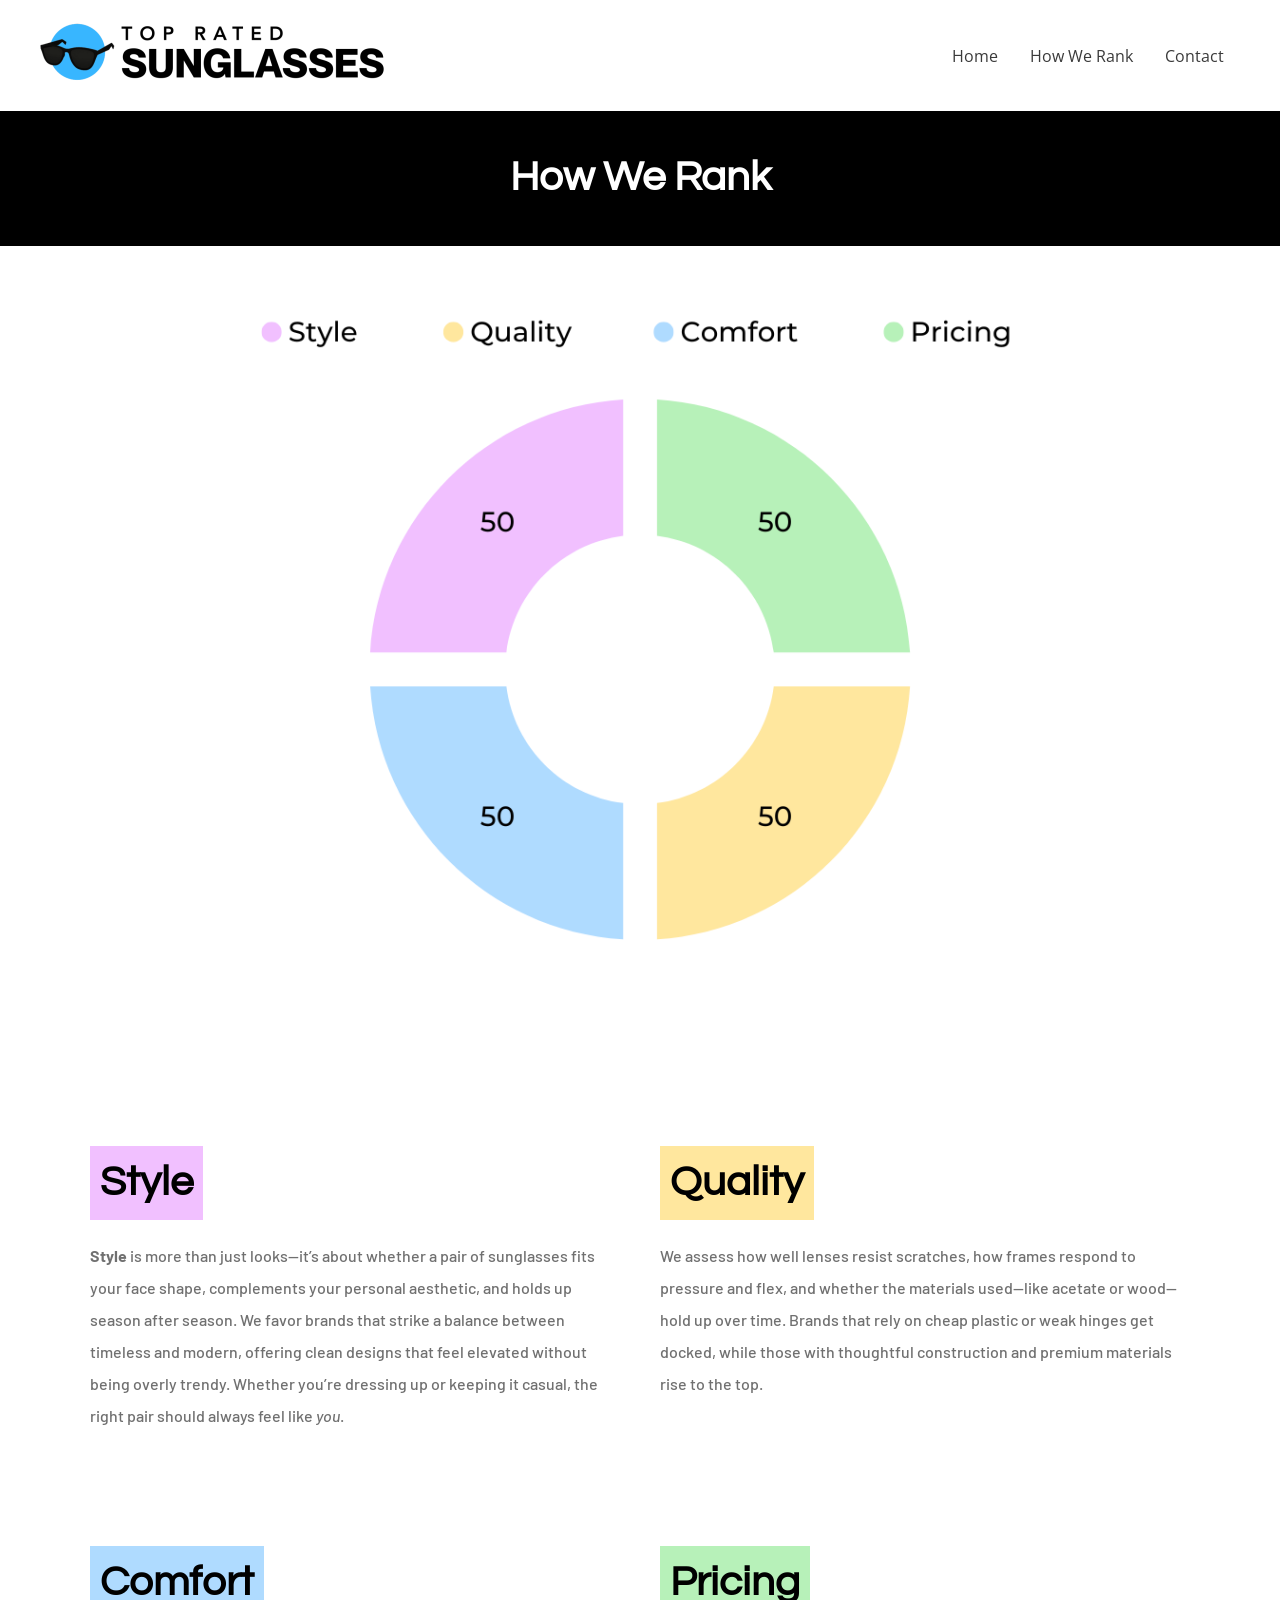
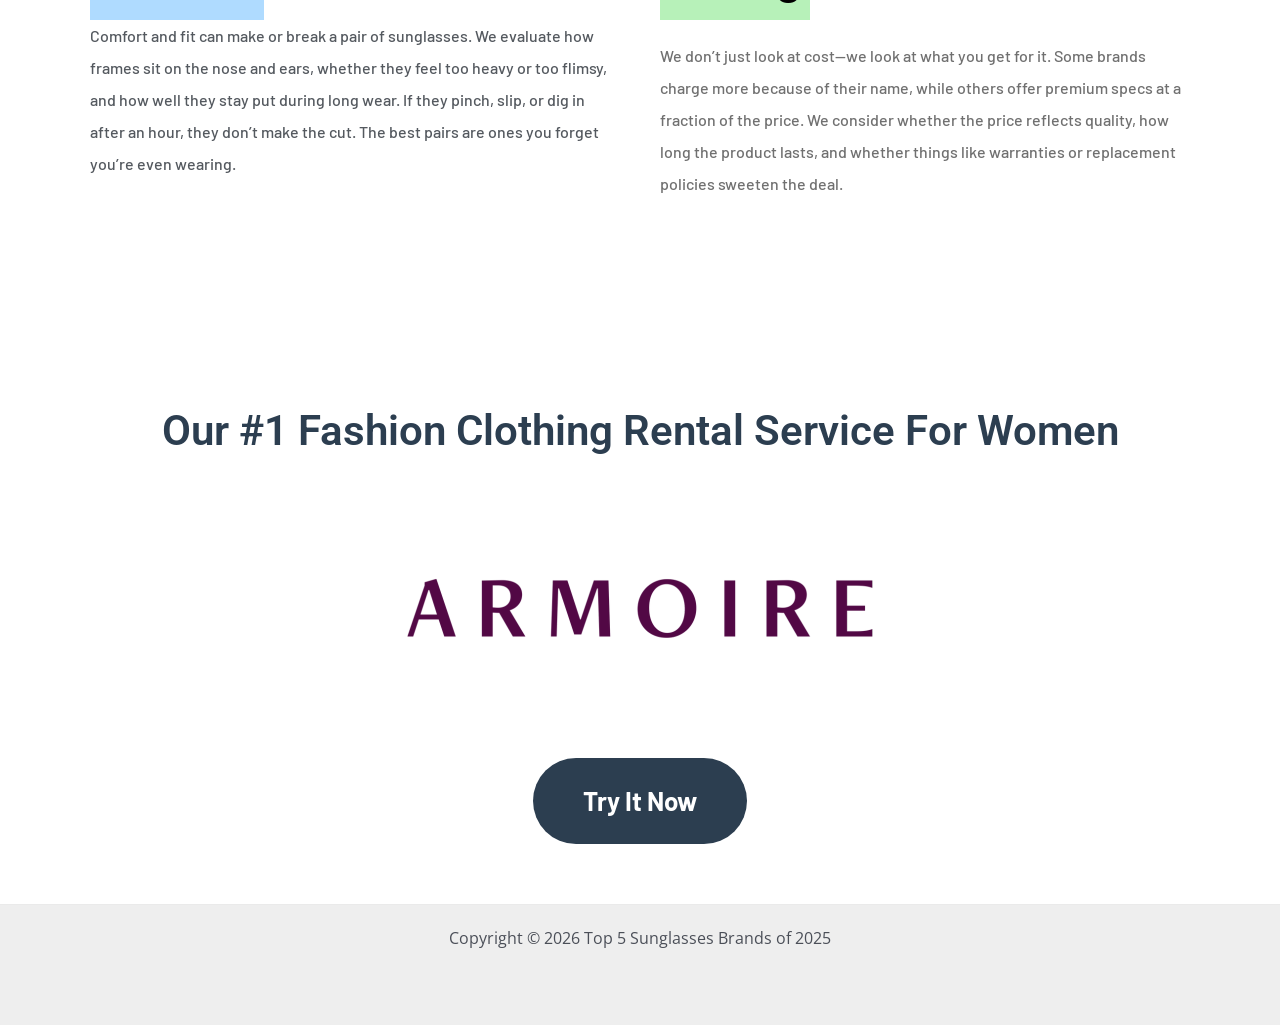
<file: how-we-rank/index.html>
<!DOCTYPE html>
<html lang="en-US" prefix="og: https://ogp.me/ns#">
<head>
<meta charset="UTF-8">
<meta name="viewport" content="width=device-width, initial-scale=1">
	 <link rel="profile" href="https://gmpg.org/xfn/11"> 
	 
<!-- Search Engine Optimization by Rank Math - https://rankmath.com/ -->
<title>How We Rank | Top 5 Sunglasses Brands of 2025</title>
<meta name="description" content="Style is more than just looks—it’s about whether a pair of sunglasses fits your face shape, complements your personal aesthetic, and holds up season after"/>
<meta name="robots" content="follow, index, max-snippet:-1, max-video-preview:-1, max-image-preview:large"/>
<link rel="canonical" href="index.html" />
<meta property="og:locale" content="en_US" />
<meta property="og:type" content="article" />
<meta property="og:title" content="How We Rank | Top 5 Sunglasses Brands of 2025" />
<meta property="og:description" content="Style is more than just looks—it’s about whether a pair of sunglasses fits your face shape, complements your personal aesthetic, and holds up season after" />
<meta property="og:url" content="https://topratedsunglasses.com/how-we-rank/" />
<meta property="og:site_name" content="Top Rated Sunglasses" />
<meta property="og:updated_time" content="2025-06-18T22:03:48+00:00" />
<meta property="og:image" content="https://topratedsunglasses.com/wp-content/uploads/2025/03/fashionrentalreviews-logo-horizontal-white.png" />
<meta property="og:image:secure_url" content="https://topratedsunglasses.com/wp-content/uploads/2025/03/fashionrentalreviews-logo-horizontal-white.png" />
<meta property="og:image:width" content="600" />
<meta property="og:image:height" content="225" />
<meta property="og:image:alt" content="How We Rank" />
<meta property="og:image:type" content="image/png" />
<meta property="article:published_time" content="2024-02-09T22:29:24+00:00" />
<meta property="article:modified_time" content="2025-06-18T22:03:48+00:00" />
<meta name="twitter:card" content="summary_large_image" />
<meta name="twitter:title" content="How We Rank | Top 5 Sunglasses Brands of 2025" />
<meta name="twitter:description" content="Style is more than just looks—it’s about whether a pair of sunglasses fits your face shape, complements your personal aesthetic, and holds up season after" />
<meta name="twitter:image" content="https://topratedsunglasses.com/wp-content/uploads/2025/03/fashionrentalreviews-logo-horizontal-white.png" />
<meta name="twitter:label1" content="Time to read" />
<meta name="twitter:data1" content="1 minute" />
<script type="application/ld+json" class="rank-math-schema">{"@context":"https://schema.org","@graph":[{"@type":["NewsMediaOrganization","Organization"],"@id":"https://topratedsunglasses.com/#organization","name":"Top Rated Sunglasses","url":"https://topratedsunglasses.com","logo":{"@type":"ImageObject","@id":"https://topratedsunglasses.com/#logo","url":"https://topratedsunglasses.com/wp-content/uploads/2025/06/Top-1-KIAURA-v3-1.png","contentUrl":"https://topratedsunglasses.com/wp-content/uploads/2025/06/Top-1-KIAURA-v3-1.png","caption":"Top Rated Sunglasses","inLanguage":"en-US","width":"1000","height":"800"}},{"@type":"WebSite","@id":"https://topratedsunglasses.com/#website","url":"https://topratedsunglasses.com","name":"Top Rated Sunglasses","alternateName":"Top Rated Sunglasses","publisher":{"@id":"https://topratedsunglasses.com/#organization"},"inLanguage":"en-US"},{"@type":"ImageObject","@id":"https://topratedsunglasses.com/wp-content/uploads/2025/06/TOPRATEDSUNGLASSES-How-We-Rank.png","url":"https://topratedsunglasses.com/wp-content/uploads/2025/06/TOPRATEDSUNGLASSES-How-We-Rank.png","width":"200","height":"200","inLanguage":"en-US"},{"@type":"BreadcrumbList","@id":"https://topratedsunglasses.com/how-we-rank/#breadcrumb","itemListElement":[{"@type":"ListItem","position":"1","item":{"@id":"https://topratedsunglasses.com","name":"Home"}},{"@type":"ListItem","position":"2","item":{"@id":"https://topratedsunglasses.com/how-we-rank/","name":"How We Rank"}}]},{"@type":"WebPage","@id":"https://topratedsunglasses.com/how-we-rank/#webpage","url":"https://topratedsunglasses.com/how-we-rank/","name":"How We Rank | Top 5 Sunglasses Brands of 2025","datePublished":"2024-02-09T22:29:24+00:00","dateModified":"2025-06-18T22:03:48+00:00","isPartOf":{"@id":"https://topratedsunglasses.com/#website"},"primaryImageOfPage":{"@id":"https://topratedsunglasses.com/wp-content/uploads/2025/06/TOPRATEDSUNGLASSES-How-We-Rank.png"},"inLanguage":"en-US","breadcrumb":{"@id":"https://topratedsunglasses.com/how-we-rank/#breadcrumb"}},{"@type":"Person","@id":"https://topratedsunglasses.com/how-we-rank/#author","name":"Karen Stultz","image":{"@type":"ImageObject","@id":"https://secure.gravatar.com/avatar/eb96ccaa4c1bbecefbb07ee5dce64b5275d01514ce3acd145fe85430eea977fc?s=96&amp;d=mm&amp;r=g","url":"https://secure.gravatar.com/avatar/eb96ccaa4c1bbecefbb07ee5dce64b5275d01514ce3acd145fe85430eea977fc?s=96&amp;d=mm&amp;r=g","caption":"Karen Stultz","inLanguage":"en-US"},"sameAs":["https://topratedsunglasses.com"],"worksFor":{"@id":"https://topratedsunglasses.com/#organization"}},{"@type":"Article","headline":"How We Rank | Top 5 Sunglasses Brands of 2025","datePublished":"2024-02-09T22:29:24+00:00","dateModified":"2025-06-18T22:03:48+00:00","author":{"@id":"https://topratedsunglasses.com/how-we-rank/#author","name":"Karen Stultz"},"publisher":{"@id":"https://topratedsunglasses.com/#organization"},"description":"Style is more than just looks\u2014it\u2019s about whether a pair of sunglasses fits your face shape, complements your personal aesthetic, and holds up season after","name":"How We Rank | Top 5 Sunglasses Brands of 2025","@id":"https://topratedsunglasses.com/how-we-rank/#richSnippet","isPartOf":{"@id":"https://topratedsunglasses.com/how-we-rank/#webpage"},"image":{"@id":"https://topratedsunglasses.com/wp-content/uploads/2025/06/TOPRATEDSUNGLASSES-How-We-Rank.png"},"inLanguage":"en-US","mainEntityOfPage":{"@id":"https://topratedsunglasses.com/how-we-rank/#webpage"}}]}</script>
<!-- /Rank Math WordPress SEO plugin -->

<link rel='dns-prefetch' href='https://fonts.googleapis.com/' />
<link rel="alternate" type="application/rss+xml" title="Top 5 Sunglasses Brands of 2025 &raquo; Feed" href="https://topratedsunglasses.com/feed/" />
<link rel="alternate" type="application/rss+xml" title="Top 5 Sunglasses Brands of 2025 &raquo; Comments Feed" href="https://topratedsunglasses.com/comments/feed/" />
<link rel="alternate" type="application/rss+xml" title="Top 5 Sunglasses Brands of 2025 &raquo; How We Rank Comments Feed" href="https://topratedsunglasses.com/how-we-rank/feed/" />
<style id="wp-img-auto-sizes-contain-inline-css">
img:is([sizes=auto i],[sizes^="auto," i]){contain-intrinsic-size:3000px 1500px}
/*# sourceURL=wp-img-auto-sizes-contain-inline-css */
</style>

<link rel='stylesheet' id='astra-theme-css-css' href='../wp-content/themes/astra/assets/css/minified/main.min.css@ver=4.6.5.css' media='all' />
<style id="astra-theme-css-inline-css">
:root{--ast-container-default-xlg-padding:2.5em;--ast-container-default-lg-padding:2.5em;--ast-container-default-slg-padding:2em;--ast-container-default-md-padding:2.5em;--ast-container-default-sm-padding:2.5em;--ast-container-default-xs-padding:2.4em;--ast-container-default-xxs-padding:1.8em;--ast-code-block-background:#ECEFF3;--ast-comment-inputs-background:#F9FAFB;--ast-normal-container-width:1200px;--ast-narrow-container-width:750px;--ast-blog-title-font-weight:600;--ast-blog-meta-weight:600;}html{font-size:100%;}a{color:#c97d60;}a:hover,a:focus{color:var(--ast-global-color-1);}body,button,input,select,textarea,.ast-button,.ast-custom-button{font-family:'Open Sans',sans-serif;font-weight:400;font-size:16px;font-size:1rem;line-height:var(--ast-body-line-height,1.65em);}blockquote{color:var(--ast-global-color-3);}h1,.entry-content h1,h2,.entry-content h2,h3,.entry-content h3,h4,.entry-content h4,h5,.entry-content h5,h6,.entry-content h6,.site-title,.site-title a{font-family:'Playfair Display',serif;font-weight:600;}.site-title{font-size:35px;font-size:2.1875rem;display:none;}header .custom-logo-link img{max-width:350px;}.astra-logo-svg{width:350px;}.site-header .site-description{font-size:15px;font-size:0.9375rem;display:none;}.entry-title{font-size:20px;font-size:1.25rem;}.ast-blog-single-element.ast-taxonomy-container a{font-size:14px;font-size:0.875rem;}.ast-blog-meta-container{font-size:13px;font-size:0.8125rem;}.archive .ast-article-post .ast-article-inner,.blog .ast-article-post .ast-article-inner,.archive .ast-article-post .ast-article-inner:hover,.blog .ast-article-post .ast-article-inner:hover{border-top-left-radius:6px;border-top-right-radius:6px;border-bottom-right-radius:6px;border-bottom-left-radius:6px;overflow:hidden;}h1,.entry-content h1{font-size:54px;font-size:3.375rem;font-weight:600;font-family:'Playfair Display',serif;}h2,.entry-content h2{font-size:42px;font-size:2.625rem;font-weight:600;font-family:'Playfair Display',serif;}h3,.entry-content h3{font-size:36px;font-size:2.25rem;font-weight:600;font-family:'Playfair Display',serif;}h4,.entry-content h4{font-size:25px;font-size:1.5625rem;font-weight:600;font-family:'Playfair Display',serif;}h5,.entry-content h5{font-size:20px;font-size:1.25rem;font-weight:600;font-family:'Playfair Display',serif;}h6,.entry-content h6{font-size:15px;font-size:0.9375rem;font-weight:600;font-family:'Playfair Display',serif;}::selection{background-color:#c97d60;color:#000000;}body,h1,.entry-title a,.entry-content h1,h2,.entry-content h2,h3,.entry-content h3,h4,.entry-content h4,h5,.entry-content h5,h6,.entry-content h6{color:var(--ast-global-color-3);}.tagcloud a:hover,.tagcloud a:focus,.tagcloud a.current-item{color:#000000;border-color:#c97d60;background-color:#c97d60;}input:focus,input[type="text"]:focus,input[type="email"]:focus,input[type="url"]:focus,input[type="password"]:focus,input[type="reset"]:focus,input[type="search"]:focus,textarea:focus{border-color:#c97d60;}input[type="radio"]:checked,input[type=reset],input[type="checkbox"]:checked,input[type="checkbox"]:hover:checked,input[type="checkbox"]:focus:checked,input[type=range]::-webkit-slider-thumb{border-color:#c97d60;background-color:#c97d60;box-shadow:none;}.site-footer a:hover + .post-count,.site-footer a:focus + .post-count{background:#c97d60;border-color:#c97d60;}.single .nav-links .nav-previous,.single .nav-links .nav-next{color:#c97d60;}.entry-meta,.entry-meta *{line-height:1.45;color:#c97d60;font-weight:600;}.entry-meta a:not(.ast-button):hover,.entry-meta a:not(.ast-button):hover *,.entry-meta a:not(.ast-button):focus,.entry-meta a:not(.ast-button):focus *,.page-links > .page-link,.page-links .page-link:hover,.post-navigation a:hover{color:var(--ast-global-color-1);}#cat option,.secondary .calendar_wrap thead a,.secondary .calendar_wrap thead a:visited{color:#c97d60;}.secondary .calendar_wrap #today,.ast-progress-val span{background:#c97d60;}.secondary a:hover + .post-count,.secondary a:focus + .post-count{background:#c97d60;border-color:#c97d60;}.calendar_wrap #today > a{color:#000000;}.page-links .page-link,.single .post-navigation a{color:var(--ast-global-color-3);}.ast-search-menu-icon .search-form button.search-submit{padding:0 4px;}.ast-search-menu-icon form.search-form{padding-right:0;}.ast-search-menu-icon.slide-search input.search-field{width:0;}.ast-header-search .ast-search-menu-icon.ast-dropdown-active .search-form,.ast-header-search .ast-search-menu-icon.ast-dropdown-active .search-field:focus{transition:all 0.2s;}.search-form input.search-field:focus{outline:none;}.ast-search-menu-icon .search-form button.search-submit:focus,.ast-theme-transparent-header .ast-header-search .ast-dropdown-active .ast-icon,.ast-theme-transparent-header .ast-inline-search .search-field:focus .ast-icon{color:var(--ast-global-color-1);}.ast-header-search .slide-search .search-form{border:2px solid var(--ast-global-color-0);}.ast-header-search .slide-search .search-field{background-color:#fff;}.ast-archive-title{color:var(--ast-global-color-2);}.widget-title,.widget .wp-block-heading{font-size:22px;font-size:1.375rem;color:var(--ast-global-color-2);}.ast-single-post .entry-content a,.ast-comment-content a:not(.ast-comment-edit-reply-wrap a){text-decoration:underline;}.ast-single-post .elementor-button-wrapper .elementor-button,.ast-single-post .entry-content .uagb-tab a,.ast-single-post .entry-content .uagb-ifb-cta a,.ast-single-post .entry-content .uabb-module-content a,.ast-single-post .entry-content .uagb-post-grid a,.ast-single-post .entry-content .uagb-timeline a,.ast-single-post .entry-content .uagb-toc__wrap a,.ast-single-post .entry-content .uagb-taxomony-box a,.ast-single-post .entry-content .woocommerce a,.entry-content .wp-block-latest-posts > li > a,.ast-single-post .entry-content .wp-block-file__button,li.ast-post-filter-single,.ast-single-post .ast-comment-content .comment-reply-link,.ast-single-post .ast-comment-content .comment-edit-link{text-decoration:none;}.ast-search-menu-icon.slide-search a:focus-visible:focus-visible,.astra-search-icon:focus-visible,#close:focus-visible,a:focus-visible,.ast-menu-toggle:focus-visible,.site .skip-link:focus-visible,.wp-block-loginout input:focus-visible,.wp-block-search.wp-block-search__button-inside .wp-block-search__inside-wrapper,.ast-header-navigation-arrow:focus-visible,.woocommerce .wc-proceed-to-checkout > .checkout-button:focus-visible,.woocommerce .woocommerce-MyAccount-navigation ul li a:focus-visible,.ast-orders-table__row .ast-orders-table__cell:focus-visible,.woocommerce .woocommerce-order-details .order-again > .button:focus-visible,.woocommerce .woocommerce-message a.button.wc-forward:focus-visible,.woocommerce #minus_qty:focus-visible,.woocommerce #plus_qty:focus-visible,a#ast-apply-coupon:focus-visible,.woocommerce .woocommerce-info a:focus-visible,.woocommerce .astra-shop-summary-wrap a:focus-visible,.woocommerce a.wc-forward:focus-visible,#ast-apply-coupon:focus-visible,.woocommerce-js .woocommerce-mini-cart-item a.remove:focus-visible,#close:focus-visible,.button.search-submit:focus-visible,#search_submit:focus,.normal-search:focus-visible{outline-style:dotted;outline-color:inherit;outline-width:thin;}input:focus,input[type="text"]:focus,input[type="email"]:focus,input[type="url"]:focus,input[type="password"]:focus,input[type="reset"]:focus,input[type="search"]:focus,input[type="number"]:focus,textarea:focus,.wp-block-search__input:focus,[data-section="section-header-mobile-trigger"] .ast-button-wrap .ast-mobile-menu-trigger-minimal:focus,.ast-mobile-popup-drawer.active .menu-toggle-close:focus,.woocommerce-ordering select.orderby:focus,#ast-scroll-top:focus,#coupon_code:focus,.woocommerce-page #comment:focus,.woocommerce #reviews #respond input#submit:focus,.woocommerce a.add_to_cart_button:focus,.woocommerce .button.single_add_to_cart_button:focus,.woocommerce .woocommerce-cart-form button:focus,.woocommerce .woocommerce-cart-form__cart-item .quantity .qty:focus,.woocommerce .woocommerce-billing-fields .woocommerce-billing-fields__field-wrapper .woocommerce-input-wrapper > .input-text:focus,.woocommerce #order_comments:focus,.woocommerce #place_order:focus,.woocommerce .woocommerce-address-fields .woocommerce-address-fields__field-wrapper .woocommerce-input-wrapper > .input-text:focus,.woocommerce .woocommerce-MyAccount-content form button:focus,.woocommerce .woocommerce-MyAccount-content .woocommerce-EditAccountForm .woocommerce-form-row .woocommerce-Input.input-text:focus,.woocommerce .ast-woocommerce-container .woocommerce-pagination ul.page-numbers li a:focus,body #content .woocommerce form .form-row .select2-container--default .select2-selection--single:focus,#ast-coupon-code:focus,.woocommerce.woocommerce-js .quantity input[type=number]:focus,.woocommerce-js .woocommerce-mini-cart-item .quantity input[type=number]:focus,.woocommerce p#ast-coupon-trigger:focus{border-style:dotted;border-color:inherit;border-width:thin;}input{outline:none;}.ast-logo-title-inline .site-logo-img{padding-right:1em;}.site-logo-img img{ transition:all 0.2s linear;}body .ast-oembed-container *{position:absolute;top:0;width:100%;height:100%;left:0;}body .wp-block-embed-pocket-casts .ast-oembed-container *{position:unset;}.ast-single-post-featured-section + article {margin-top: 2em;}.site-content .ast-single-post-featured-section img {width: 100%;overflow: hidden;object-fit: cover;}.ast-separate-container .site-content .ast-single-post-featured-section + article {margin-top: -80px;z-index: 9;position: relative;border-radius: 4px;}@media (min-width: 922px) {.ast-no-sidebar .site-content .ast-article-image-container--wide {margin-left: -120px;margin-right: -120px;max-width: unset;width: unset;}.ast-left-sidebar .site-content .ast-article-image-container--wide,.ast-right-sidebar .site-content .ast-article-image-container--wide {margin-left: -10px;margin-right: -10px;}.site-content .ast-article-image-container--full {margin-left: calc( -50vw + 50%);margin-right: calc( -50vw + 50%);max-width: 100vw;width: 100vw;}.ast-left-sidebar .site-content .ast-article-image-container--full,.ast-right-sidebar .site-content .ast-article-image-container--full {margin-left: -10px;margin-right: -10px;max-width: inherit;width: auto;}}.site > .ast-single-related-posts-container {margin-top: 0;}@media (min-width: 922px) {.ast-desktop .ast-container--narrow {max-width: var(--ast-narrow-container-width);margin: 0 auto;}}.ast-page-builder-template .hentry {margin: 0;}.ast-page-builder-template .site-content > .ast-container {max-width: 100%;padding: 0;}.ast-page-builder-template .site .site-content #primary {padding: 0;margin: 0;}.ast-page-builder-template .no-results {text-align: center;margin: 4em auto;}.ast-page-builder-template .ast-pagination {padding: 2em;}.ast-page-builder-template .entry-header.ast-no-title.ast-no-thumbnail {margin-top: 0;}.ast-page-builder-template .entry-header.ast-header-without-markup {margin-top: 0;margin-bottom: 0;}.ast-page-builder-template .entry-header.ast-no-title.ast-no-meta {margin-bottom: 0;}.ast-page-builder-template.single .post-navigation {padding-bottom: 2em;}.ast-page-builder-template.single-post .site-content > .ast-container {max-width: 100%;}.ast-page-builder-template .entry-header {margin-top: 2em;margin-left: auto;margin-right: auto;}.ast-page-builder-template .ast-archive-description {margin: 2em auto 0;padding-left: 20px;padding-right: 20px;}.ast-page-builder-template .ast-row {margin-left: 0;margin-right: 0;}.single.ast-page-builder-template .entry-header + .entry-content {margin-bottom: 2em;}@media(min-width: 921px) {.ast-page-builder-template.archive.ast-right-sidebar .ast-row article,.ast-page-builder-template.archive.ast-left-sidebar .ast-row article {padding-left: 0;padding-right: 0;}}input[type="text"],input[type="number"],input[type="email"],input[type="url"],input[type="password"],input[type="search"],input[type=reset],input[type=tel],input[type=date],select,textarea{font-size:16px;font-style:normal;font-weight:400;line-height:24px;width:100%;padding:12px 16px;border-radius:4px;box-shadow:0px 1px 2px 0px rgba(0,0,0,0.05);color:var(--ast-form-input-text,#475569);}input[type="text"],input[type="number"],input[type="email"],input[type="url"],input[type="password"],input[type="search"],input[type=reset],input[type=tel],input[type=date],select{height:40px;}input[type="date"]{border-width:1px;border-style:solid;border-color:var(--ast-border-color);}input[type="text"]:focus,input[type="number"]:focus,input[type="email"]:focus,input[type="url"]:focus,input[type="password"]:focus,input[type="search"]:focus,input[type=reset]:focus,input[type="tel"]:focus,input[type="date"]:focus,select:focus,textarea:focus{border-color:#046BD2;box-shadow:none;outline:none;color:var(--ast-form-input-focus-text,#475569);}label,legend{color:#111827;font-size:14px;font-style:normal;font-weight:500;line-height:20px;}select{padding:6px 10px;}fieldset{padding:30px;border-radius:4px;}button,.ast-button,.button,input[type="button"],input[type="reset"],input[type="submit"]{border-radius:4px;box-shadow:0px 1px 2px 0px rgba(0,0,0,0.05);}:root{--ast-comment-inputs-background:#FFF;}::placeholder{color:var(--ast-form-field-color,#9CA3AF);}::-ms-input-placeholder{color:var(--ast-form-field-color,#9CA3AF);}@media (max-width:921px){#ast-desktop-header{display:none;}}@media (min-width:922px){#ast-mobile-header{display:none;}}.wp-block-buttons.aligncenter{justify-content:center;}@media (max-width:921px){.ast-theme-transparent-header #primary,.ast-theme-transparent-header #secondary{padding:0;}}@media (max-width:921px){.ast-plain-container.ast-no-sidebar #primary{padding:0;}}.ast-plain-container.ast-no-sidebar #primary{margin-top:0;margin-bottom:0;}.wp-block-button.is-style-outline .wp-block-button__link{border-color:#537ea2;border-top-width:0px;border-right-width:0px;border-bottom-width:0px;border-left-width:0px;}div.wp-block-button.is-style-outline > .wp-block-button__link:not(.has-text-color),div.wp-block-button.wp-block-button__link.is-style-outline:not(.has-text-color){color:#537ea2;}.wp-block-button.is-style-outline .wp-block-button__link:hover,.wp-block-buttons .wp-block-button.is-style-outline .wp-block-button__link:focus,.wp-block-buttons .wp-block-button.is-style-outline > .wp-block-button__link:not(.has-text-color):hover,.wp-block-buttons .wp-block-button.wp-block-button__link.is-style-outline:not(.has-text-color):hover{color:var(--ast-global-color-5);background-color:#2fca9e;border-color:#2fca9e;}.post-page-numbers.current .page-link,.ast-pagination .page-numbers.current{color:#000000;border-color:#c97d60;background-color:#c97d60;}.wp-block-button.is-style-outline .wp-block-button__link{border-top-width:0px;border-right-width:0px;border-bottom-width:0px;border-left-width:0px;}.wp-block-buttons .wp-block-button.is-style-outline .wp-block-button__link.wp-element-button,.ast-outline-button,.wp-block-uagb-buttons-child .uagb-buttons-repeater.ast-outline-button{border-color:var(--ast-global-color-7);font-family:inherit;font-weight:600;font-size:20px;font-size:1.25rem;line-height:1em;padding-top:20px;padding-right:40px;padding-bottom:20px;padding-left:40px;border-top-left-radius:50px;border-top-right-radius:50px;border-bottom-right-radius:50px;border-bottom-left-radius:50px;}.wp-block-buttons .wp-block-button.is-style-outline > .wp-block-button__link:not(.has-text-color),.wp-block-buttons .wp-block-button.wp-block-button__link.is-style-outline:not(.has-text-color),.ast-outline-button{color:var(--ast-global-color-2);}.wp-block-button.is-style-outline .wp-block-button__link:hover,.wp-block-buttons .wp-block-button.is-style-outline .wp-block-button__link:focus,.wp-block-buttons .wp-block-button.is-style-outline > .wp-block-button__link:not(.has-text-color):hover,.wp-block-buttons .wp-block-button.wp-block-button__link.is-style-outline:not(.has-text-color):hover,.ast-outline-button:hover,.ast-outline-button:focus,.wp-block-uagb-buttons-child .uagb-buttons-repeater.ast-outline-button:hover,.wp-block-uagb-buttons-child .uagb-buttons-repeater.ast-outline-button:focus{color:var(--ast-global-color-2);background-color:var(--ast-global-color-7);border-color:#2fca9e;}.ast-single-post .entry-content a.ast-outline-button,.ast-single-post .entry-content .is-style-outline>.wp-block-button__link{text-decoration:none;}.wp-block-button .wp-block-button__link.wp-element-button.is-style-outline:not(.has-background),.wp-block-button.is-style-outline>.wp-block-button__link.wp-element-button:not(.has-background),.ast-outline-button{background-color:var(--ast-global-color-7);}.uagb-buttons-repeater.ast-outline-button{border-radius:9999px;}@media (max-width:921px){.wp-block-buttons .wp-block-button.is-style-outline .wp-block-button__link.wp-element-button,.ast-outline-button,.wp-block-uagb-buttons-child .uagb-buttons-repeater.ast-outline-button{padding-top:18px;padding-right:32px;padding-bottom:18px;padding-left:32px;}}@media (max-width:544px){.wp-block-buttons .wp-block-button.is-style-outline .wp-block-button__link.wp-element-button,.ast-outline-button,.wp-block-uagb-buttons-child .uagb-buttons-repeater.ast-outline-button{padding-top:15px;padding-right:28px;padding-bottom:15px;padding-left:28px;}}.entry-content[ast-blocks-layout] > figure{margin-bottom:1em;}h1.widget-title{font-weight:600;}h2.widget-title{font-weight:600;}h3.widget-title{font-weight:600;}#page{display:flex;flex-direction:column;min-height:100vh;}.ast-404-layout-1 h1.page-title{color:var(--ast-global-color-2);}.single .post-navigation a{line-height:1em;height:inherit;}.error-404 .page-sub-title{font-size:1.5rem;font-weight:inherit;}.search .site-content .content-area .search-form{margin-bottom:0;}#page .site-content{flex-grow:1;}.widget{margin-bottom:1.25em;}#secondary li{line-height:1.5em;}#secondary .wp-block-group h2{margin-bottom:0.7em;}#secondary h2{font-size:1.7rem;}.ast-separate-container .ast-article-post,.ast-separate-container .ast-article-single,.ast-separate-container .comment-respond{padding:3em;}.ast-separate-container .ast-article-single .ast-article-single{padding:0;}.ast-article-single .wp-block-post-template-is-layout-grid{padding-left:0;}.ast-separate-container .comments-title,.ast-narrow-container .comments-title{padding:1.5em 2em;}.ast-page-builder-template .comment-form-textarea,.ast-comment-formwrap .ast-grid-common-col{padding:0;}.ast-comment-formwrap{padding:0;display:inline-flex;column-gap:20px;width:100%;margin-left:0;margin-right:0;}.comments-area textarea#comment:focus,.comments-area textarea#comment:active,.comments-area .ast-comment-formwrap input[type="text"]:focus,.comments-area .ast-comment-formwrap input[type="text"]:active {box-shadow:none;outline:none;}.archive.ast-page-builder-template .entry-header{margin-top:2em;}.ast-page-builder-template .ast-comment-formwrap{width:100%;}.entry-title{margin-bottom:0.6em;}.ast-archive-description p{font-size:inherit;font-weight:inherit;line-height:inherit;}.ast-separate-container .ast-comment-list li.depth-1,.hentry{margin-bottom:1.5em;}.site-content section.ast-archive-description{margin-bottom:2em;}@media (min-width:921px){.ast-left-sidebar.ast-page-builder-template #secondary,.archive.ast-right-sidebar.ast-page-builder-template .site-main{padding-left:20px;padding-right:20px;}}@media (max-width:544px){.ast-comment-formwrap.ast-row{column-gap:10px;display:inline-block;}#ast-commentform .ast-grid-common-col{position:relative;width:100%;}}@media (min-width:1201px){.ast-separate-container .ast-article-post,.ast-separate-container .ast-article-single,.ast-separate-container .ast-author-box,.ast-separate-container .ast-404-layout-1,.ast-separate-container .no-results{padding:3em;}}@media (max-width:921px){.ast-separate-container #primary,.ast-separate-container #secondary{padding:1.5em 0;}#primary,#secondary{padding:1.5em 0;margin:0;}.ast-left-sidebar #content > .ast-container{display:flex;flex-direction:column-reverse;width:100%;}}@media (min-width:922px){.ast-separate-container.ast-right-sidebar #primary,.ast-separate-container.ast-left-sidebar #primary{border:0;}.search-no-results.ast-separate-container #primary{margin-bottom:4em;}}.wp-block-button .wp-block-button__link{color:var(--ast-global-color-5);}.wp-block-button .wp-block-button__link:hover,.wp-block-button .wp-block-button__link:focus{color:var(--ast-global-color-5);background-color:#2fca9e;border-color:#2fca9e;}.wp-block-button .wp-block-button__link,.wp-block-search .wp-block-search__button,body .wp-block-file .wp-block-file__button{border-style:solid;border-top-width:0px;border-right-width:0px;border-left-width:0px;border-bottom-width:0px;border-color:#537ea2;background-color:#537ea2;color:var(--ast-global-color-5);font-family:inherit;font-weight:600;line-height:1em;font-size:20px;font-size:1.25rem;border-top-left-radius:3px;border-top-right-radius:3px;border-bottom-right-radius:3px;border-bottom-left-radius:3px;padding-top:10px;padding-right:20px;padding-bottom:10px;padding-left:20px;}.ast-single-post .entry-content .wp-block-button .wp-block-button__link,.ast-single-post .entry-content .wp-block-search .wp-block-search__button,body .entry-content .wp-block-file .wp-block-file__button{text-decoration:none;}.menu-toggle,button,.ast-button,.ast-custom-button,.button,input#submit,input[type="button"],input[type="submit"],input[type="reset"],#comments .submit,.search .search-submit,form[CLASS*="wp-block-search__"].wp-block-search .wp-block-search__inside-wrapper .wp-block-search__button,body .wp-block-file .wp-block-file__button,.search .search-submit,.woocommerce-js a.button,.woocommerce button.button,.woocommerce .woocommerce-message a.button,.woocommerce #respond input#submit.alt,.woocommerce input.button.alt,.woocommerce input.button,.woocommerce input.button:disabled,.woocommerce input.button:disabled[disabled],.woocommerce input.button:disabled:hover,.woocommerce input.button:disabled[disabled]:hover,.woocommerce #respond input#submit,.woocommerce button.button.alt.disabled,.wc-block-grid__products .wc-block-grid__product .wp-block-button__link,.wc-block-grid__product-onsale,[CLASS*="wc-block"] button,.woocommerce-js .astra-cart-drawer .astra-cart-drawer-content .woocommerce-mini-cart__buttons .button:not(.checkout):not(.ast-continue-shopping),.woocommerce-js .astra-cart-drawer .astra-cart-drawer-content .woocommerce-mini-cart__buttons a.checkout,.woocommerce button.button.alt.disabled.wc-variation-selection-needed,[CLASS*="wc-block"] .wc-block-components-button{border-style:solid;border-top-width:0px;border-right-width:0px;border-left-width:0px;border-bottom-width:0px;color:var(--ast-global-color-5);border-color:#537ea2;background-color:#537ea2;padding-top:10px;padding-right:20px;padding-bottom:10px;padding-left:20px;font-family:inherit;font-weight:600;font-size:20px;font-size:1.25rem;line-height:1em;border-top-left-radius:3px;border-top-right-radius:3px;border-bottom-right-radius:3px;border-bottom-left-radius:3px;}button:focus,.menu-toggle:hover,button:hover,.ast-button:hover,.ast-custom-button:hover .button:hover,.ast-custom-button:hover ,input[type=reset]:hover,input[type=reset]:focus,input#submit:hover,input#submit:focus,input[type="button"]:hover,input[type="button"]:focus,input[type="submit"]:hover,input[type="submit"]:focus,form[CLASS*="wp-block-search__"].wp-block-search .wp-block-search__inside-wrapper .wp-block-search__button:hover,form[CLASS*="wp-block-search__"].wp-block-search .wp-block-search__inside-wrapper .wp-block-search__button:focus,body .wp-block-file .wp-block-file__button:hover,body .wp-block-file .wp-block-file__button:focus,.woocommerce-js a.button:hover,.woocommerce button.button:hover,.woocommerce .woocommerce-message a.button:hover,.woocommerce #respond input#submit:hover,.woocommerce #respond input#submit.alt:hover,.woocommerce input.button.alt:hover,.woocommerce input.button:hover,.woocommerce button.button.alt.disabled:hover,.wc-block-grid__products .wc-block-grid__product .wp-block-button__link:hover,[CLASS*="wc-block"] button:hover,.woocommerce-js .astra-cart-drawer .astra-cart-drawer-content .woocommerce-mini-cart__buttons .button:not(.checkout):not(.ast-continue-shopping):hover,.woocommerce-js .astra-cart-drawer .astra-cart-drawer-content .woocommerce-mini-cart__buttons a.checkout:hover,.woocommerce button.button.alt.disabled.wc-variation-selection-needed:hover,[CLASS*="wc-block"] .wc-block-components-button:hover,[CLASS*="wc-block"] .wc-block-components-button:focus{color:var(--ast-global-color-5);background-color:#2fca9e;border-color:#2fca9e;}form[CLASS*="wp-block-search__"].wp-block-search .wp-block-search__inside-wrapper .wp-block-search__button.has-icon{padding-top:calc(10px - 3px);padding-right:calc(20px - 3px);padding-bottom:calc(10px - 3px);padding-left:calc(20px - 3px);}@media (max-width:921px){.ast-mobile-header-stack .main-header-bar .ast-search-menu-icon{display:inline-block;}.ast-header-break-point.ast-header-custom-item-outside .ast-mobile-header-stack .main-header-bar .ast-search-icon{margin:0;}.ast-comment-avatar-wrap img{max-width:2.5em;}.ast-comment-meta{padding:0 1.8888em 1.3333em;}}@media (min-width:544px){.ast-container{max-width:100%;}}@media (max-width:544px){.ast-separate-container .ast-article-post,.ast-separate-container .ast-article-single,.ast-separate-container .comments-title,.ast-separate-container .ast-archive-description{padding:1.5em 1em;}.ast-separate-container #content .ast-container{padding-left:0.54em;padding-right:0.54em;}.ast-separate-container .ast-comment-list .bypostauthor{padding:.5em;}.ast-search-menu-icon.ast-dropdown-active .search-field{width:170px;}}@media (max-width:921px){.widget-title{font-size:22px;font-size:1.375rem;}body,button,input,select,textarea,.ast-button,.ast-custom-button{font-size:16px;font-size:1rem;}#secondary,#secondary button,#secondary input,#secondary select,#secondary textarea{font-size:16px;font-size:1rem;}.site-title{display:none;}.site-header .site-description{display:none;}h1,.entry-content h1{font-size:45px;}h2,.entry-content h2{font-size:32px;}h3,.entry-content h3{font-size:26px;}h4,.entry-content h4{font-size:22px;font-size:1.375rem;}h5,.entry-content h5{font-size:18px;font-size:1.125rem;}h6,.entry-content h6{font-size:15px;font-size:0.9375rem;}.astra-logo-svg{width:150px;}header .custom-logo-link img,.ast-header-break-point .site-logo-img .custom-mobile-logo-link img{max-width:150px;}}@media (max-width:544px){.widget-title{font-size:22px;font-size:1.375rem;}body,button,input,select,textarea,.ast-button,.ast-custom-button{font-size:16px;font-size:1rem;}#secondary,#secondary button,#secondary input,#secondary select,#secondary textarea{font-size:16px;font-size:1rem;}.site-title{display:none;}.site-header .site-description{display:none;}h1,.entry-content h1{font-size:32px;}h2,.entry-content h2{font-size:28px;}h3,.entry-content h3{font-size:22px;}h4,.entry-content h4{font-size:20px;font-size:1.25rem;}h5,.entry-content h5{font-size:20px;font-size:1.25rem;}h6,.entry-content h6{font-size:15px;font-size:0.9375rem;}header .custom-logo-link img,.ast-header-break-point .site-branding img,.ast-header-break-point .custom-logo-link img{max-width:150px;}.astra-logo-svg{width:150px;}.ast-header-break-point .site-logo-img .custom-mobile-logo-link img{max-width:150px;}}@media (max-width:544px){html{font-size:100%;}}@media (min-width:922px){.ast-container{max-width:1240px;}}@media (min-width:922px){.site-content .ast-container{display:flex;}}@media (max-width:921px){.site-content .ast-container{flex-direction:column;}}@media (min-width:922px){.main-header-menu .sub-menu .menu-item.ast-left-align-sub-menu:hover > .sub-menu,.main-header-menu .sub-menu .menu-item.ast-left-align-sub-menu.focus > .sub-menu{margin-left:-0px;}}.entry-content li > p{margin-bottom:0;}.site .comments-area{padding-bottom:2em;margin-top:2em;}.wp-block-file {display: flex;align-items: center;flex-wrap: wrap;justify-content: space-between;}.wp-block-pullquote {border: none;}.wp-block-pullquote blockquote::before {content: "\201D";font-family: "Helvetica",sans-serif;display: flex;transform: rotate( 180deg );font-size: 6rem;font-style: normal;line-height: 1;font-weight: bold;align-items: center;justify-content: center;}.has-text-align-right > blockquote::before {justify-content: flex-start;}.has-text-align-left > blockquote::before {justify-content: flex-end;}figure.wp-block-pullquote.is-style-solid-color blockquote {max-width: 100%;text-align: inherit;}html body {--wp--custom--ast-default-block-top-padding: 100px;--wp--custom--ast-default-block-right-padding: 80px;--wp--custom--ast-default-block-bottom-padding: 100px;--wp--custom--ast-default-block-left-padding: 80px;--wp--custom--ast-container-width: 1200px;--wp--custom--ast-content-width-size: 1200px;--wp--custom--ast-wide-width-size: calc(1200px + var(--wp--custom--ast-default-block-left-padding) + var(--wp--custom--ast-default-block-right-padding));}.ast-narrow-container {--wp--custom--ast-content-width-size: 750px;--wp--custom--ast-wide-width-size: 750px;}@media(max-width: 921px) {html body {--wp--custom--ast-default-block-top-padding: 50px;--wp--custom--ast-default-block-right-padding: 50px;--wp--custom--ast-default-block-bottom-padding: 50px;--wp--custom--ast-default-block-left-padding: 50px;}}@media(max-width: 544px) {html body {--wp--custom--ast-default-block-top-padding: 50px;--wp--custom--ast-default-block-right-padding: 30px;--wp--custom--ast-default-block-bottom-padding: 50px;--wp--custom--ast-default-block-left-padding: 30px;}}.entry-content > .wp-block-group,.entry-content > .wp-block-cover,.entry-content > .wp-block-columns {padding-top: var(--wp--custom--ast-default-block-top-padding);padding-right: var(--wp--custom--ast-default-block-right-padding);padding-bottom: var(--wp--custom--ast-default-block-bottom-padding);padding-left: var(--wp--custom--ast-default-block-left-padding);}.ast-plain-container.ast-no-sidebar .entry-content > .alignfull,.ast-page-builder-template .ast-no-sidebar .entry-content > .alignfull {margin-left: calc( -50vw + 50%);margin-right: calc( -50vw + 50%);max-width: 100vw;width: 100vw;}.ast-plain-container.ast-no-sidebar .entry-content .alignfull .alignfull,.ast-page-builder-template.ast-no-sidebar .entry-content .alignfull .alignfull,.ast-plain-container.ast-no-sidebar .entry-content .alignfull .alignwide,.ast-page-builder-template.ast-no-sidebar .entry-content .alignfull .alignwide,.ast-plain-container.ast-no-sidebar .entry-content .alignwide .alignfull,.ast-page-builder-template.ast-no-sidebar .entry-content .alignwide .alignfull,.ast-plain-container.ast-no-sidebar .entry-content .alignwide .alignwide,.ast-page-builder-template.ast-no-sidebar .entry-content .alignwide .alignwide,.ast-plain-container.ast-no-sidebar .entry-content .wp-block-column .alignfull,.ast-page-builder-template.ast-no-sidebar .entry-content .wp-block-column .alignfull,.ast-plain-container.ast-no-sidebar .entry-content .wp-block-column .alignwide,.ast-page-builder-template.ast-no-sidebar .entry-content .wp-block-column .alignwide {margin-left: auto;margin-right: auto;width: 100%;}[ast-blocks-layout] .wp-block-separator:not(.is-style-dots) {height: 0;}[ast-blocks-layout] .wp-block-separator {margin: 20px auto;}[ast-blocks-layout] .wp-block-separator:not(.is-style-wide):not(.is-style-dots) {max-width: 100px;}[ast-blocks-layout] .wp-block-separator.has-background {padding: 0;}.entry-content[ast-blocks-layout] > * {max-width: var(--wp--custom--ast-content-width-size);margin-left: auto;margin-right: auto;}.entry-content[ast-blocks-layout] > .alignwide {max-width: var(--wp--custom--ast-wide-width-size);}.entry-content[ast-blocks-layout] .alignfull {max-width: none;}.entry-content .wp-block-columns {margin-bottom: 0;}blockquote {margin: 1.5em;border-color: rgba(0,0,0,0.05);}.wp-block-quote:not(.has-text-align-right):not(.has-text-align-center) {border-left: 5px solid rgba(0,0,0,0.05);}.has-text-align-right > blockquote,blockquote.has-text-align-right {border-right: 5px solid rgba(0,0,0,0.05);}.has-text-align-left > blockquote,blockquote.has-text-align-left {border-left: 5px solid rgba(0,0,0,0.05);}.wp-block-site-tagline,.wp-block-latest-posts .read-more {margin-top: 15px;}.wp-block-loginout p label {display: block;}.wp-block-loginout p:not(.login-remember):not(.login-submit) input {width: 100%;}.wp-block-loginout input:focus {border-color: transparent;}.wp-block-loginout input:focus {outline: thin dotted;}.entry-content .wp-block-media-text .wp-block-media-text__content {padding: 0 0 0 8%;}.entry-content .wp-block-media-text.has-media-on-the-right .wp-block-media-text__content {padding: 0 8% 0 0;}.entry-content .wp-block-media-text.has-background .wp-block-media-text__content {padding: 8%;}.entry-content .wp-block-cover:not([class*="background-color"]) .wp-block-cover__inner-container,.entry-content .wp-block-cover:not([class*="background-color"]) .wp-block-cover-image-text,.entry-content .wp-block-cover:not([class*="background-color"]) .wp-block-cover-text,.entry-content .wp-block-cover-image:not([class*="background-color"]) .wp-block-cover__inner-container,.entry-content .wp-block-cover-image:not([class*="background-color"]) .wp-block-cover-image-text,.entry-content .wp-block-cover-image:not([class*="background-color"]) .wp-block-cover-text {color: var(--ast-global-color-5);}.wp-block-loginout .login-remember input {width: 1.1rem;height: 1.1rem;margin: 0 5px 4px 0;vertical-align: middle;}.wp-block-latest-posts > li > *:first-child,.wp-block-latest-posts:not(.is-grid) > li:first-child {margin-top: 0;}.wp-block-search__inside-wrapper .wp-block-search__input {padding: 0 10px;color: var(--ast-global-color-3);background: var(--ast-global-color-5);border-color: var(--ast-border-color);}.wp-block-latest-posts .read-more {margin-bottom: 1.5em;}.wp-block-search__no-button .wp-block-search__inside-wrapper .wp-block-search__input {padding-top: 5px;padding-bottom: 5px;}.wp-block-latest-posts .wp-block-latest-posts__post-date,.wp-block-latest-posts .wp-block-latest-posts__post-author {font-size: 1rem;}.wp-block-latest-posts > li > *,.wp-block-latest-posts:not(.is-grid) > li {margin-top: 12px;margin-bottom: 12px;}.ast-page-builder-template .entry-content[ast-blocks-layout] > *,.ast-page-builder-template .entry-content[ast-blocks-layout] > .alignfull > * {max-width: none;}.ast-page-builder-template .entry-content[ast-blocks-layout] > .alignwide > * {max-width: var(--wp--custom--ast-wide-width-size);}.ast-page-builder-template .entry-content[ast-blocks-layout] > .inherit-container-width > *,.ast-page-builder-template .entry-content[ast-blocks-layout] > * > *,.entry-content[ast-blocks-layout] > .wp-block-cover .wp-block-cover__inner-container {max-width: var(--wp--custom--ast-content-width-size);margin-left: auto;margin-right: auto;}.entry-content[ast-blocks-layout] .wp-block-cover:not(.alignleft):not(.alignright) {width: auto;}@media(max-width: 1200px) {.ast-separate-container .entry-content > .alignfull,.ast-separate-container .entry-content[ast-blocks-layout] > .alignwide,.ast-plain-container .entry-content[ast-blocks-layout] > .alignwide,.ast-plain-container .entry-content .alignfull {margin-left: calc(-1 * min(var(--ast-container-default-xlg-padding),20px)) ;margin-right: calc(-1 * min(var(--ast-container-default-xlg-padding),20px));}}@media(min-width: 1201px) {.ast-separate-container .entry-content > .alignfull {margin-left: calc(-1 * var(--ast-container-default-xlg-padding) );margin-right: calc(-1 * var(--ast-container-default-xlg-padding) );}.ast-separate-container .entry-content[ast-blocks-layout] > .alignwide,.ast-plain-container .entry-content[ast-blocks-layout] > .alignwide {margin-left: calc(-1 * var(--wp--custom--ast-default-block-left-padding) );margin-right: calc(-1 * var(--wp--custom--ast-default-block-right-padding) );}}@media(min-width: 921px) {.ast-separate-container .entry-content .wp-block-group.alignwide:not(.inherit-container-width) > :where(:not(.alignleft):not(.alignright)),.ast-plain-container .entry-content .wp-block-group.alignwide:not(.inherit-container-width) > :where(:not(.alignleft):not(.alignright)) {max-width: calc( var(--wp--custom--ast-content-width-size) + 80px );}.ast-plain-container.ast-right-sidebar .entry-content[ast-blocks-layout] .alignfull,.ast-plain-container.ast-left-sidebar .entry-content[ast-blocks-layout] .alignfull {margin-left: -60px;margin-right: -60px;}}@media(min-width: 544px) {.entry-content > .alignleft {margin-right: 20px;}.entry-content > .alignright {margin-left: 20px;}}@media (max-width:544px){.wp-block-columns .wp-block-column:not(:last-child){margin-bottom:20px;}.wp-block-latest-posts{margin:0;}}@media( max-width: 600px ) {.entry-content .wp-block-media-text .wp-block-media-text__content,.entry-content .wp-block-media-text.has-media-on-the-right .wp-block-media-text__content {padding: 8% 0 0;}.entry-content .wp-block-media-text.has-background .wp-block-media-text__content {padding: 8%;}}.ast-narrow-container .site-content .wp-block-uagb-image--align-full .wp-block-uagb-image__figure {max-width: 100%;margin-left: auto;margin-right: auto;}.entry-content ul,.entry-content ol {padding: revert;margin: revert;padding-left: 20px;}:root .has-ast-global-color-0-color{color:var(--ast-global-color-0);}:root .has-ast-global-color-0-background-color{background-color:var(--ast-global-color-0);}:root .wp-block-button .has-ast-global-color-0-color{color:var(--ast-global-color-0);}:root .wp-block-button .has-ast-global-color-0-background-color{background-color:var(--ast-global-color-0);}:root .has-ast-global-color-1-color{color:var(--ast-global-color-1);}:root .has-ast-global-color-1-background-color{background-color:var(--ast-global-color-1);}:root .wp-block-button .has-ast-global-color-1-color{color:var(--ast-global-color-1);}:root .wp-block-button .has-ast-global-color-1-background-color{background-color:var(--ast-global-color-1);}:root .has-ast-global-color-2-color{color:var(--ast-global-color-2);}:root .has-ast-global-color-2-background-color{background-color:var(--ast-global-color-2);}:root .wp-block-button .has-ast-global-color-2-color{color:var(--ast-global-color-2);}:root .wp-block-button .has-ast-global-color-2-background-color{background-color:var(--ast-global-color-2);}:root .has-ast-global-color-3-color{color:var(--ast-global-color-3);}:root .has-ast-global-color-3-background-color{background-color:var(--ast-global-color-3);}:root .wp-block-button .has-ast-global-color-3-color{color:var(--ast-global-color-3);}:root .wp-block-button .has-ast-global-color-3-background-color{background-color:var(--ast-global-color-3);}:root .has-ast-global-color-4-color{color:var(--ast-global-color-4);}:root .has-ast-global-color-4-background-color{background-color:var(--ast-global-color-4);}:root .wp-block-button .has-ast-global-color-4-color{color:var(--ast-global-color-4);}:root .wp-block-button .has-ast-global-color-4-background-color{background-color:var(--ast-global-color-4);}:root .has-ast-global-color-5-color{color:var(--ast-global-color-5);}:root .has-ast-global-color-5-background-color{background-color:var(--ast-global-color-5);}:root .wp-block-button .has-ast-global-color-5-color{color:var(--ast-global-color-5);}:root .wp-block-button .has-ast-global-color-5-background-color{background-color:var(--ast-global-color-5);}:root .has-ast-global-color-6-color{color:var(--ast-global-color-6);}:root .has-ast-global-color-6-background-color{background-color:var(--ast-global-color-6);}:root .wp-block-button .has-ast-global-color-6-color{color:var(--ast-global-color-6);}:root .wp-block-button .has-ast-global-color-6-background-color{background-color:var(--ast-global-color-6);}:root .has-ast-global-color-7-color{color:var(--ast-global-color-7);}:root .has-ast-global-color-7-background-color{background-color:var(--ast-global-color-7);}:root .wp-block-button .has-ast-global-color-7-color{color:var(--ast-global-color-7);}:root .wp-block-button .has-ast-global-color-7-background-color{background-color:var(--ast-global-color-7);}:root .has-ast-global-color-8-color{color:var(--ast-global-color-8);}:root .has-ast-global-color-8-background-color{background-color:var(--ast-global-color-8);}:root .wp-block-button .has-ast-global-color-8-color{color:var(--ast-global-color-8);}:root .wp-block-button .has-ast-global-color-8-background-color{background-color:var(--ast-global-color-8);}:root{--ast-global-color-0:#2c3e50;--ast-global-color-1:#3a3a3a;--ast-global-color-2:#3a3a3a;--ast-global-color-3:#4B4F58;--ast-global-color-4:#F5F5F5;--ast-global-color-5:#FFFFFF;--ast-global-color-6:#F2F5F7;--ast-global-color-7:#424242;--ast-global-color-8:#000000;}:root {--ast-border-color : var(--ast-global-color-6);}.ast-single-entry-banner {-js-display: flex;display: flex;flex-direction: column;justify-content: center;text-align: center;position: relative;background: #eeeeee;}.ast-single-entry-banner[data-banner-layout="layout-1"] {max-width: 1200px;background: inherit;padding: 20px 0;}.ast-single-entry-banner[data-banner-width-type="custom"] {margin: 0 auto;width: 100%;}.ast-single-entry-banner + .site-content .entry-header {margin-bottom: 0;}.site .ast-author-avatar {--ast-author-avatar-size: ;}a.ast-underline-text {text-decoration: underline;}.ast-container > .ast-terms-link {position: relative;display: block;}a.ast-button.ast-badge-tax {padding: 4px 8px;border-radius: 3px;font-size: inherit;}header.entry-header .entry-title{font-weight:600;font-size:32px;font-size:2rem;}header.entry-header > *:not(:last-child){margin-bottom:10px;}header.entry-header .post-thumb-img-content{text-align:center;}header.entry-header .post-thumb img,.ast-single-post-featured-section.post-thumb img{aspect-ratio:16/9;width:100%;height:100%;}.ast-archive-entry-banner {-js-display: flex;display: flex;flex-direction: column;justify-content: center;text-align: center;position: relative;background: #eeeeee;}.ast-archive-entry-banner[data-banner-width-type="custom"] {margin: 0 auto;width: 100%;}.ast-archive-entry-banner[data-banner-layout="layout-1"] {background: inherit;padding: 20px 0;text-align: left;}body.archive .ast-archive-description{max-width:1200px;width:100%;text-align:left;padding-top:3em;padding-right:3em;padding-bottom:3em;padding-left:3em;}body.archive .ast-archive-description .ast-archive-title,body.archive .ast-archive-description .ast-archive-title *{font-weight:600;font-size:32px;font-size:2rem;}body.archive .ast-archive-description > *:not(:last-child){margin-bottom:10px;}@media (max-width:921px){body.archive .ast-archive-description{text-align:left;}}@media (max-width:544px){body.archive .ast-archive-description{text-align:left;}}.ast-breadcrumbs .trail-browse,.ast-breadcrumbs .trail-items,.ast-breadcrumbs .trail-items li{display:inline-block;margin:0;padding:0;border:none;background:inherit;text-indent:0;text-decoration:none;}.ast-breadcrumbs .trail-browse{font-size:inherit;font-style:inherit;font-weight:inherit;color:inherit;}.ast-breadcrumbs .trail-items{list-style:none;}.trail-items li::after{padding:0 0.3em;content:"\00bb";}.trail-items li:last-of-type::after{display:none;}h1,.entry-content h1,h2,.entry-content h2,h3,.entry-content h3,h4,.entry-content h4,h5,.entry-content h5,h6,.entry-content h6{color:var(--ast-global-color-2);}.entry-title a{color:var(--ast-global-color-2);}@media (max-width:921px){.ast-builder-grid-row-container.ast-builder-grid-row-tablet-3-firstrow .ast-builder-grid-row > *:first-child,.ast-builder-grid-row-container.ast-builder-grid-row-tablet-3-lastrow .ast-builder-grid-row > *:last-child{grid-column:1 / -1;}}@media (max-width:544px){.ast-builder-grid-row-container.ast-builder-grid-row-mobile-3-firstrow .ast-builder-grid-row > *:first-child,.ast-builder-grid-row-container.ast-builder-grid-row-mobile-3-lastrow .ast-builder-grid-row > *:last-child{grid-column:1 / -1;}}.ast-builder-layout-element[data-section="title_tagline"]{display:flex;}@media (max-width:921px){.ast-header-break-point .ast-builder-layout-element[data-section="title_tagline"]{display:flex;}}@media (max-width:544px){.ast-header-break-point .ast-builder-layout-element[data-section="title_tagline"]{display:flex;}}.ast-builder-menu-1{font-family:inherit;font-weight:inherit;}.ast-builder-menu-1 .menu-item > .menu-link{color:var(--ast-global-color-1);}.ast-builder-menu-1 .menu-item > .ast-menu-toggle{color:var(--ast-global-color-1);}.ast-builder-menu-1 .menu-item:hover > .menu-link,.ast-builder-menu-1 .inline-on-mobile .menu-item:hover > .ast-menu-toggle{color:var(--ast-global-color-1);}.ast-builder-menu-1 .menu-item:hover > .ast-menu-toggle{color:var(--ast-global-color-1);}.ast-builder-menu-1 .menu-item.current-menu-item > .menu-link,.ast-builder-menu-1 .inline-on-mobile .menu-item.current-menu-item > .ast-menu-toggle,.ast-builder-menu-1 .current-menu-ancestor > .menu-link{color:var(--ast-global-color-1);}.ast-builder-menu-1 .menu-item.current-menu-item > .ast-menu-toggle{color:var(--ast-global-color-1);}.ast-builder-menu-1 .sub-menu,.ast-builder-menu-1 .inline-on-mobile .sub-menu{border-top-width:2px;border-bottom-width:0px;border-right-width:0px;border-left-width:0px;border-color:#c97d60;border-style:solid;}.ast-builder-menu-1 .main-header-menu > .menu-item > .sub-menu,.ast-builder-menu-1 .main-header-menu > .menu-item > .astra-full-megamenu-wrapper{margin-top:0px;}.ast-desktop .ast-builder-menu-1 .main-header-menu > .menu-item > .sub-menu:before,.ast-desktop .ast-builder-menu-1 .main-header-menu > .menu-item > .astra-full-megamenu-wrapper:before{height:calc( 0px + 5px );}.ast-desktop .ast-builder-menu-1 .menu-item .sub-menu .menu-link{border-style:none;}@media (max-width:921px){.ast-header-break-point .ast-builder-menu-1 .menu-item.menu-item-has-children > .ast-menu-toggle{top:0;}.ast-builder-menu-1 .inline-on-mobile .menu-item.menu-item-has-children > .ast-menu-toggle{right:-15px;}.ast-builder-menu-1 .menu-item-has-children > .menu-link:after{content:unset;}.ast-builder-menu-1 .main-header-menu > .menu-item > .sub-menu,.ast-builder-menu-1 .main-header-menu > .menu-item > .astra-full-megamenu-wrapper{margin-top:0;}}@media (max-width:544px){.ast-header-break-point .ast-builder-menu-1 .menu-item.menu-item-has-children > .ast-menu-toggle{top:0;}.ast-builder-menu-1 .main-header-menu > .menu-item > .sub-menu,.ast-builder-menu-1 .main-header-menu > .menu-item > .astra-full-megamenu-wrapper{margin-top:0;}}.ast-builder-menu-1{display:flex;}@media (max-width:921px){.ast-header-break-point .ast-builder-menu-1{display:flex;}}@media (max-width:544px){.ast-header-break-point .ast-builder-menu-1{display:flex;}}.site-below-footer-wrap{padding-top:20px;padding-bottom:20px;}.site-below-footer-wrap[data-section="section-below-footer-builder"]{background-color:#eeeeee;;min-height:80px;border-style:solid;border-width:0px;border-top-width:1px;border-top-color:#eaeaea;}.site-below-footer-wrap[data-section="section-below-footer-builder"] .ast-builder-grid-row{max-width:1200px;min-height:80px;margin-left:auto;margin-right:auto;}.site-below-footer-wrap[data-section="section-below-footer-builder"] .ast-builder-grid-row,.site-below-footer-wrap[data-section="section-below-footer-builder"] .site-footer-section{align-items:flex-start;}.site-below-footer-wrap[data-section="section-below-footer-builder"].ast-footer-row-inline .site-footer-section{display:flex;margin-bottom:0;}.ast-builder-grid-row-full .ast-builder-grid-row{grid-template-columns:1fr;}@media (max-width:921px){.site-below-footer-wrap[data-section="section-below-footer-builder"].ast-footer-row-tablet-inline .site-footer-section{display:flex;margin-bottom:0;}.site-below-footer-wrap[data-section="section-below-footer-builder"].ast-footer-row-tablet-stack .site-footer-section{display:block;margin-bottom:10px;}.ast-builder-grid-row-container.ast-builder-grid-row-tablet-full .ast-builder-grid-row{grid-template-columns:1fr;}}@media (max-width:544px){.site-below-footer-wrap[data-section="section-below-footer-builder"].ast-footer-row-mobile-inline .site-footer-section{display:flex;margin-bottom:0;}.site-below-footer-wrap[data-section="section-below-footer-builder"].ast-footer-row-mobile-stack .site-footer-section{display:block;margin-bottom:10px;}.ast-builder-grid-row-container.ast-builder-grid-row-mobile-full .ast-builder-grid-row{grid-template-columns:1fr;}}.site-below-footer-wrap[data-section="section-below-footer-builder"]{display:grid;}@media (max-width:921px){.ast-header-break-point .site-below-footer-wrap[data-section="section-below-footer-builder"]{display:grid;}}@media (max-width:544px){.ast-header-break-point .site-below-footer-wrap[data-section="section-below-footer-builder"]{display:grid;}}.ast-footer-copyright{text-align:center;}.ast-footer-copyright {color:var(--ast-global-color-3);}@media (max-width:921px){.ast-footer-copyright{text-align:center;}}@media (max-width:544px){.ast-footer-copyright{text-align:center;}}.ast-footer-copyright.ast-builder-layout-element{display:flex;}@media (max-width:921px){.ast-header-break-point .ast-footer-copyright.ast-builder-layout-element{display:flex;}}@media (max-width:544px){.ast-header-break-point .ast-footer-copyright.ast-builder-layout-element{display:flex;}}.footer-widget-area.widget-area.site-footer-focus-item{width:auto;}.elementor-widget-heading .elementor-heading-title{margin:0;}.elementor-page .ast-menu-toggle{color:unset !important;background:unset !important;}.elementor-post.elementor-grid-item.hentry{margin-bottom:0;}.woocommerce div.product .elementor-element.elementor-products-grid .related.products ul.products li.product,.elementor-element .elementor-wc-products .woocommerce[class*='columns-'] ul.products li.product{width:auto;margin:0;float:none;}.elementor-toc__list-wrapper{margin:0;}body .elementor hr{background-color:#ccc;margin:0;}.ast-left-sidebar .elementor-section.elementor-section-stretched,.ast-right-sidebar .elementor-section.elementor-section-stretched{max-width:100%;left:0 !important;}.elementor-posts-container [CLASS*="ast-width-"]{width:100%;}.elementor-template-full-width .ast-container{display:block;}.elementor-screen-only,.screen-reader-text,.screen-reader-text span,.ui-helper-hidden-accessible{top:0 !important;}@media (max-width:544px){.elementor-element .elementor-wc-products .woocommerce[class*="columns-"] ul.products li.product{width:auto;margin:0;}.elementor-element .woocommerce .woocommerce-result-count{float:none;}}.ast-header-break-point .main-header-bar{border-bottom-width:1px;}@media (min-width:922px){.main-header-bar{border-bottom-width:1px;}}.main-header-menu .menu-item, #astra-footer-menu .menu-item, .main-header-bar .ast-masthead-custom-menu-items{-js-display:flex;display:flex;-webkit-box-pack:center;-webkit-justify-content:center;-moz-box-pack:center;-ms-flex-pack:center;justify-content:center;-webkit-box-orient:vertical;-webkit-box-direction:normal;-webkit-flex-direction:column;-moz-box-orient:vertical;-moz-box-direction:normal;-ms-flex-direction:column;flex-direction:column;}.main-header-menu > .menu-item > .menu-link, #astra-footer-menu > .menu-item > .menu-link{height:100%;-webkit-box-align:center;-webkit-align-items:center;-moz-box-align:center;-ms-flex-align:center;align-items:center;-js-display:flex;display:flex;}.ast-header-break-point .main-navigation ul .menu-item .menu-link .icon-arrow:first-of-type svg{top:.2em;margin-top:0px;margin-left:0px;width:.65em;transform:translate(0, -2px) rotateZ(270deg);}.ast-mobile-popup-content .ast-submenu-expanded > .ast-menu-toggle{transform:rotateX(180deg);overflow-y:auto;}@media (min-width:922px){.ast-builder-menu .main-navigation > ul > li:last-child a{margin-right:0;}}.ast-separate-container .ast-article-inner{background-color:var(--ast-global-color-5);;background-image:none;;}@media (max-width:921px){.ast-separate-container .ast-article-inner{background-color:var(--ast-global-color-5);;background-image:none;;}}@media (max-width:544px){.ast-separate-container .ast-article-inner{background-color:var(--ast-global-color-5);;background-image:none;;}}.ast-separate-container .ast-article-single:not(.ast-related-post), .woocommerce.ast-separate-container .ast-woocommerce-container, .ast-separate-container .error-404, .ast-separate-container .no-results, .single.ast-separate-container .site-main .ast-author-meta, .ast-separate-container .related-posts-title-wrapper,.ast-separate-container .comments-count-wrapper, .ast-box-layout.ast-plain-container .site-content,.ast-padded-layout.ast-plain-container .site-content, .ast-separate-container .ast-archive-description, .ast-separate-container .comments-area{background-color:var(--ast-global-color-5);;background-image:none;;}@media (max-width:921px){.ast-separate-container .ast-article-single:not(.ast-related-post), .woocommerce.ast-separate-container .ast-woocommerce-container, .ast-separate-container .error-404, .ast-separate-container .no-results, .single.ast-separate-container .site-main .ast-author-meta, .ast-separate-container .related-posts-title-wrapper,.ast-separate-container .comments-count-wrapper, .ast-box-layout.ast-plain-container .site-content,.ast-padded-layout.ast-plain-container .site-content, .ast-separate-container .ast-archive-description{background-color:var(--ast-global-color-5);;background-image:none;;}}@media (max-width:544px){.ast-separate-container .ast-article-single:not(.ast-related-post), .woocommerce.ast-separate-container .ast-woocommerce-container, .ast-separate-container .error-404, .ast-separate-container .no-results, .single.ast-separate-container .site-main .ast-author-meta, .ast-separate-container .related-posts-title-wrapper,.ast-separate-container .comments-count-wrapper, .ast-box-layout.ast-plain-container .site-content,.ast-padded-layout.ast-plain-container .site-content, .ast-separate-container .ast-archive-description{background-color:var(--ast-global-color-5);;background-image:none;;}}.ast-separate-container.ast-two-container #secondary .widget{background-color:var(--ast-global-color-5);;background-image:none;;}@media (max-width:921px){.ast-separate-container.ast-two-container #secondary .widget{background-color:var(--ast-global-color-5);;background-image:none;;}}@media (max-width:544px){.ast-separate-container.ast-two-container #secondary .widget{background-color:var(--ast-global-color-5);;background-image:none;;}}.ast-plain-container, .ast-page-builder-template{background-color:var(--ast-global-color-5);;background-image:none;;}@media (max-width:921px){.ast-plain-container, .ast-page-builder-template{background-color:var(--ast-global-color-5);;background-image:none;;}}@media (max-width:544px){.ast-plain-container, .ast-page-builder-template{background-color:var(--ast-global-color-5);;background-image:none;;}}
		#ast-scroll-top {
			display: none;
			position: fixed;
			text-align: center;
			cursor: pointer;
			z-index: 99;
			width: 2.1em;
			height: 2.1em;
			line-height: 2.1;
			color: #ffffff;
			border-radius: 2px;
			content: "";
			outline: inherit;
		}
		@media (min-width: 769px) {
			#ast-scroll-top {
				content: "769";
			}
		}
		#ast-scroll-top .ast-icon.icon-arrow svg {
			margin-left: 0px;
			vertical-align: middle;
			transform: translate(0, -20%) rotate(180deg);
			width: 1.6em;
		}
		.ast-scroll-to-top-right {
			right: 30px;
			bottom: 30px;
		}
		.ast-scroll-to-top-left {
			left: 30px;
			bottom: 30px;
		}
	#ast-scroll-top{background-color:#c97d60;font-size:15px;font-size:0.9375rem;}@media (max-width:921px){#ast-scroll-top .ast-icon.icon-arrow svg{width:1em;}}.ast-mobile-header-content > *,.ast-desktop-header-content > * {padding: 10px 0;height: auto;}.ast-mobile-header-content > *:first-child,.ast-desktop-header-content > *:first-child {padding-top: 10px;}.ast-mobile-header-content > .ast-builder-menu,.ast-desktop-header-content > .ast-builder-menu {padding-top: 0;}.ast-mobile-header-content > *:last-child,.ast-desktop-header-content > *:last-child {padding-bottom: 0;}.ast-mobile-header-content .ast-search-menu-icon.ast-inline-search label,.ast-desktop-header-content .ast-search-menu-icon.ast-inline-search label {width: 100%;}.ast-desktop-header-content .main-header-bar-navigation .ast-submenu-expanded > .ast-menu-toggle::before {transform: rotateX(180deg);}#ast-desktop-header .ast-desktop-header-content,.ast-mobile-header-content .ast-search-icon,.ast-desktop-header-content .ast-search-icon,.ast-mobile-header-wrap .ast-mobile-header-content,.ast-main-header-nav-open.ast-popup-nav-open .ast-mobile-header-wrap .ast-mobile-header-content,.ast-main-header-nav-open.ast-popup-nav-open .ast-desktop-header-content {display: none;}.ast-main-header-nav-open.ast-header-break-point #ast-desktop-header .ast-desktop-header-content,.ast-main-header-nav-open.ast-header-break-point .ast-mobile-header-wrap .ast-mobile-header-content {display: block;}.ast-desktop .ast-desktop-header-content .astra-menu-animation-slide-up > .menu-item > .sub-menu,.ast-desktop .ast-desktop-header-content .astra-menu-animation-slide-up > .menu-item .menu-item > .sub-menu,.ast-desktop .ast-desktop-header-content .astra-menu-animation-slide-down > .menu-item > .sub-menu,.ast-desktop .ast-desktop-header-content .astra-menu-animation-slide-down > .menu-item .menu-item > .sub-menu,.ast-desktop .ast-desktop-header-content .astra-menu-animation-fade > .menu-item > .sub-menu,.ast-desktop .ast-desktop-header-content .astra-menu-animation-fade > .menu-item .menu-item > .sub-menu {opacity: 1;visibility: visible;}.ast-hfb-header.ast-default-menu-enable.ast-header-break-point .ast-mobile-header-wrap .ast-mobile-header-content .main-header-bar-navigation {width: unset;margin: unset;}.ast-mobile-header-content.content-align-flex-end .main-header-bar-navigation .menu-item-has-children > .ast-menu-toggle,.ast-desktop-header-content.content-align-flex-end .main-header-bar-navigation .menu-item-has-children > .ast-menu-toggle {left: calc( 20px - 0.907em);right: auto;}.ast-mobile-header-content .ast-search-menu-icon,.ast-mobile-header-content .ast-search-menu-icon.slide-search,.ast-desktop-header-content .ast-search-menu-icon,.ast-desktop-header-content .ast-search-menu-icon.slide-search {width: 100%;position: relative;display: block;right: auto;transform: none;}.ast-mobile-header-content .ast-search-menu-icon.slide-search .search-form,.ast-mobile-header-content .ast-search-menu-icon .search-form,.ast-desktop-header-content .ast-search-menu-icon.slide-search .search-form,.ast-desktop-header-content .ast-search-menu-icon .search-form {right: 0;visibility: visible;opacity: 1;position: relative;top: auto;transform: none;padding: 0;display: block;overflow: hidden;}.ast-mobile-header-content .ast-search-menu-icon.ast-inline-search .search-field,.ast-mobile-header-content .ast-search-menu-icon .search-field,.ast-desktop-header-content .ast-search-menu-icon.ast-inline-search .search-field,.ast-desktop-header-content .ast-search-menu-icon .search-field {width: 100%;padding-right: 5.5em;}.ast-mobile-header-content .ast-search-menu-icon .search-submit,.ast-desktop-header-content .ast-search-menu-icon .search-submit {display: block;position: absolute;height: 100%;top: 0;right: 0;padding: 0 1em;border-radius: 0;}.ast-hfb-header.ast-default-menu-enable.ast-header-break-point .ast-mobile-header-wrap .ast-mobile-header-content .main-header-bar-navigation ul .sub-menu .menu-link {padding-left: 30px;}.ast-hfb-header.ast-default-menu-enable.ast-header-break-point .ast-mobile-header-wrap .ast-mobile-header-content .main-header-bar-navigation .sub-menu .menu-item .menu-item .menu-link {padding-left: 40px;}.ast-mobile-popup-drawer.active .ast-mobile-popup-inner{background-color:#ffffff;;}.ast-mobile-header-wrap .ast-mobile-header-content, .ast-desktop-header-content{background-color:#ffffff;;}.ast-mobile-popup-content > *, .ast-mobile-header-content > *, .ast-desktop-popup-content > *, .ast-desktop-header-content > *{padding-top:0px;padding-bottom:0px;}.content-align-flex-start .ast-builder-layout-element{justify-content:flex-start;}.content-align-flex-start .main-header-menu{text-align:left;}.ast-mobile-popup-drawer.active .menu-toggle-close{color:#3a3a3a;}.ast-mobile-header-wrap .ast-primary-header-bar,.ast-primary-header-bar .site-primary-header-wrap{min-height:80px;}.ast-desktop .ast-primary-header-bar .main-header-menu > .menu-item{line-height:80px;}.ast-header-break-point #masthead .ast-mobile-header-wrap .ast-primary-header-bar,.ast-header-break-point #masthead .ast-mobile-header-wrap .ast-below-header-bar,.ast-header-break-point #masthead .ast-mobile-header-wrap .ast-above-header-bar{padding-left:20px;padding-right:20px;}.ast-header-break-point .ast-primary-header-bar{border-bottom-width:0px;border-bottom-color:#eaeaea;border-bottom-style:solid;}@media (min-width:922px){.ast-primary-header-bar{border-bottom-width:0px;border-bottom-color:#eaeaea;border-bottom-style:solid;}}.ast-primary-header-bar{background-color:var(--ast-global-color-5);;background-image:none;;}@media (max-width:921px){.ast-mobile-header-wrap .ast-primary-header-bar,.ast-primary-header-bar .site-primary-header-wrap{min-height:100px;}}@media (max-width:544px){.ast-mobile-header-wrap .ast-primary-header-bar ,.ast-primary-header-bar .site-primary-header-wrap{min-height:80px;}}.ast-primary-header-bar{display:block;}@media (max-width:921px){.ast-header-break-point .ast-primary-header-bar{display:grid;}}@media (max-width:544px){.ast-header-break-point .ast-primary-header-bar{display:grid;}}[data-section="section-header-mobile-trigger"] .ast-button-wrap .ast-mobile-menu-trigger-minimal{color:var(--ast-global-color-0);border:none;background:transparent;}[data-section="section-header-mobile-trigger"] .ast-button-wrap .mobile-menu-toggle-icon .ast-mobile-svg{width:20px;height:20px;fill:var(--ast-global-color-0);}[data-section="section-header-mobile-trigger"] .ast-button-wrap .mobile-menu-wrap .mobile-menu{color:var(--ast-global-color-0);}.ast-builder-menu-mobile .main-navigation .menu-item.menu-item-has-children > .ast-menu-toggle{top:0;}.ast-builder-menu-mobile .main-navigation .menu-item-has-children > .menu-link:after{content:unset;}.ast-hfb-header .ast-builder-menu-mobile .main-navigation .main-header-menu, .ast-hfb-header .ast-builder-menu-mobile .main-navigation .main-header-menu, .ast-hfb-header .ast-mobile-header-content .ast-builder-menu-mobile .main-navigation .main-header-menu, .ast-hfb-header .ast-mobile-popup-content .ast-builder-menu-mobile .main-navigation .main-header-menu{border-top-width:1px;border-color:#eaeaea;}.ast-hfb-header .ast-builder-menu-mobile .main-navigation .menu-item .sub-menu .menu-link, .ast-hfb-header .ast-builder-menu-mobile .main-navigation .menu-item .menu-link, .ast-hfb-header .ast-builder-menu-mobile .main-navigation .menu-item .sub-menu .menu-link, .ast-hfb-header .ast-builder-menu-mobile .main-navigation .menu-item .menu-link, .ast-hfb-header .ast-mobile-header-content .ast-builder-menu-mobile .main-navigation .menu-item .sub-menu .menu-link, .ast-hfb-header .ast-mobile-header-content .ast-builder-menu-mobile .main-navigation .menu-item .menu-link, .ast-hfb-header .ast-mobile-popup-content .ast-builder-menu-mobile .main-navigation .menu-item .sub-menu .menu-link, .ast-hfb-header .ast-mobile-popup-content .ast-builder-menu-mobile .main-navigation .menu-item .menu-link{border-bottom-width:1px;border-color:#eaeaea;border-style:solid;}.ast-builder-menu-mobile .main-navigation .menu-item.menu-item-has-children > .ast-menu-toggle{top:0;}@media (max-width:921px){.ast-builder-menu-mobile .main-navigation .main-header-menu .menu-item > .menu-link{color:var(--ast-global-color-2);padding-top:10px;padding-bottom:10px;padding-left:15px;padding-right:15px;}.ast-builder-menu-mobile .main-navigation .menu-item > .ast-menu-toggle{color:var(--ast-global-color-2);}.ast-builder-menu-mobile .main-navigation .menu-item:hover > .menu-link, .ast-builder-menu-mobile .main-navigation .inline-on-mobile .menu-item:hover > .ast-menu-toggle{color:var(--ast-global-color-2);}.ast-builder-menu-mobile .main-navigation .menu-item:hover > .ast-menu-toggle{color:var(--ast-global-color-2);}.ast-builder-menu-mobile .main-navigation .menu-item.current-menu-item > .menu-link, .ast-builder-menu-mobile .main-navigation .inline-on-mobile .menu-item.current-menu-item > .ast-menu-toggle, .ast-builder-menu-mobile .main-navigation .menu-item.current-menu-ancestor > .menu-link, .ast-builder-menu-mobile .main-navigation .menu-item.current-menu-ancestor > .ast-menu-toggle{color:var(--ast-global-color-0);}.ast-builder-menu-mobile .main-navigation .menu-item.current-menu-item > .ast-menu-toggle{color:var(--ast-global-color-0);}.ast-builder-menu-mobile .main-navigation .menu-item.menu-item-has-children > .ast-menu-toggle{top:10px;right:calc( 15px - 0.907em );}.ast-builder-menu-mobile .main-navigation .menu-item-has-children > .menu-link:after{content:unset;}}@media (max-width:544px){.ast-builder-menu-mobile .main-navigation .menu-item.menu-item-has-children > .ast-menu-toggle{top:10px;}}.ast-builder-menu-mobile .main-navigation{display:block;}@media (max-width:921px){.ast-header-break-point .ast-builder-menu-mobile .main-navigation{display:block;}}@media (max-width:544px){.ast-header-break-point .ast-builder-menu-mobile .main-navigation{display:block;}}:root{--e-global-color-astglobalcolor0:#2c3e50;--e-global-color-astglobalcolor1:#3a3a3a;--e-global-color-astglobalcolor2:#3a3a3a;--e-global-color-astglobalcolor3:#4B4F58;--e-global-color-astglobalcolor4:#F5F5F5;--e-global-color-astglobalcolor5:#FFFFFF;--e-global-color-astglobalcolor6:#F2F5F7;--e-global-color-astglobalcolor7:#424242;--e-global-color-astglobalcolor8:#000000;}
/*# sourceURL=astra-theme-css-inline-css */
</style>
<link rel='stylesheet' id='astra-google-fonts-css' href='https://fonts.googleapis.com/css?family=Open+Sans:400|Playfair+Display:600%2C700&#038;display=fallback&#038;ver=4.6.5' media='all' />
<style id="wp-emoji-styles-inline-css">

	img.wp-smiley, img.emoji {
		display: inline !important;
		border: none !important;
		box-shadow: none !important;
		height: 1em !important;
		width: 1em !important;
		margin: 0 0.07em !important;
		vertical-align: -0.1em !important;
		background: none !important;
		padding: 0 !important;
	}
/*# sourceURL=wp-emoji-styles-inline-css */
</style>

<style id="global-styles-inline-css">
:root{--wp--preset--aspect-ratio--square: 1;--wp--preset--aspect-ratio--4-3: 4/3;--wp--preset--aspect-ratio--3-4: 3/4;--wp--preset--aspect-ratio--3-2: 3/2;--wp--preset--aspect-ratio--2-3: 2/3;--wp--preset--aspect-ratio--16-9: 16/9;--wp--preset--aspect-ratio--9-16: 9/16;--wp--preset--color--black: #000000;--wp--preset--color--cyan-bluish-gray: #abb8c3;--wp--preset--color--white: #ffffff;--wp--preset--color--pale-pink: #f78da7;--wp--preset--color--vivid-red: #cf2e2e;--wp--preset--color--luminous-vivid-orange: #ff6900;--wp--preset--color--luminous-vivid-amber: #fcb900;--wp--preset--color--light-green-cyan: #7bdcb5;--wp--preset--color--vivid-green-cyan: #00d084;--wp--preset--color--pale-cyan-blue: #8ed1fc;--wp--preset--color--vivid-cyan-blue: #0693e3;--wp--preset--color--vivid-purple: #9b51e0;--wp--preset--color--ast-global-color-0: var(--ast-global-color-0);--wp--preset--color--ast-global-color-1: var(--ast-global-color-1);--wp--preset--color--ast-global-color-2: var(--ast-global-color-2);--wp--preset--color--ast-global-color-3: var(--ast-global-color-3);--wp--preset--color--ast-global-color-4: var(--ast-global-color-4);--wp--preset--color--ast-global-color-5: var(--ast-global-color-5);--wp--preset--color--ast-global-color-6: var(--ast-global-color-6);--wp--preset--color--ast-global-color-7: var(--ast-global-color-7);--wp--preset--color--ast-global-color-8: var(--ast-global-color-8);--wp--preset--gradient--vivid-cyan-blue-to-vivid-purple: linear-gradient(135deg,rgb(6,147,227) 0%,rgb(155,81,224) 100%);--wp--preset--gradient--light-green-cyan-to-vivid-green-cyan: linear-gradient(135deg,rgb(122,220,180) 0%,rgb(0,208,130) 100%);--wp--preset--gradient--luminous-vivid-amber-to-luminous-vivid-orange: linear-gradient(135deg,rgb(252,185,0) 0%,rgb(255,105,0) 100%);--wp--preset--gradient--luminous-vivid-orange-to-vivid-red: linear-gradient(135deg,rgb(255,105,0) 0%,rgb(207,46,46) 100%);--wp--preset--gradient--very-light-gray-to-cyan-bluish-gray: linear-gradient(135deg,rgb(238,238,238) 0%,rgb(169,184,195) 100%);--wp--preset--gradient--cool-to-warm-spectrum: linear-gradient(135deg,rgb(74,234,220) 0%,rgb(151,120,209) 20%,rgb(207,42,186) 40%,rgb(238,44,130) 60%,rgb(251,105,98) 80%,rgb(254,248,76) 100%);--wp--preset--gradient--blush-light-purple: linear-gradient(135deg,rgb(255,206,236) 0%,rgb(152,150,240) 100%);--wp--preset--gradient--blush-bordeaux: linear-gradient(135deg,rgb(254,205,165) 0%,rgb(254,45,45) 50%,rgb(107,0,62) 100%);--wp--preset--gradient--luminous-dusk: linear-gradient(135deg,rgb(255,203,112) 0%,rgb(199,81,192) 50%,rgb(65,88,208) 100%);--wp--preset--gradient--pale-ocean: linear-gradient(135deg,rgb(255,245,203) 0%,rgb(182,227,212) 50%,rgb(51,167,181) 100%);--wp--preset--gradient--electric-grass: linear-gradient(135deg,rgb(202,248,128) 0%,rgb(113,206,126) 100%);--wp--preset--gradient--midnight: linear-gradient(135deg,rgb(2,3,129) 0%,rgb(40,116,252) 100%);--wp--preset--font-size--small: 13px;--wp--preset--font-size--medium: 20px;--wp--preset--font-size--large: 36px;--wp--preset--font-size--x-large: 42px;--wp--preset--spacing--20: 0.44rem;--wp--preset--spacing--30: 0.67rem;--wp--preset--spacing--40: 1rem;--wp--preset--spacing--50: 1.5rem;--wp--preset--spacing--60: 2.25rem;--wp--preset--spacing--70: 3.38rem;--wp--preset--spacing--80: 5.06rem;--wp--preset--shadow--natural: 6px 6px 9px rgba(0, 0, 0, 0.2);--wp--preset--shadow--deep: 12px 12px 50px rgba(0, 0, 0, 0.4);--wp--preset--shadow--sharp: 6px 6px 0px rgba(0, 0, 0, 0.2);--wp--preset--shadow--outlined: 6px 6px 0px -3px rgb(255, 255, 255), 6px 6px rgb(0, 0, 0);--wp--preset--shadow--crisp: 6px 6px 0px rgb(0, 0, 0);}.wp-block-button{--wp--preset--dimension--25: 25%;--wp--preset--dimension--50: 50%;--wp--preset--dimension--75: 75%;--wp--preset--dimension--100: 100%;}:root { --wp--style--global--content-size: var(--wp--custom--ast-content-width-size);--wp--style--global--wide-size: var(--wp--custom--ast-wide-width-size); }:where(body) { margin: 0; }.wp-site-blocks > .alignleft { float: left; margin-right: 2em; }.wp-site-blocks > .alignright { float: right; margin-left: 2em; }.wp-site-blocks > .aligncenter { justify-content: center; margin-left: auto; margin-right: auto; }:where(.wp-site-blocks) > * { margin-block-start: 24px; margin-block-end: 0; }:where(.wp-site-blocks) > :first-child { margin-block-start: 0; }:where(.wp-site-blocks) > :last-child { margin-block-end: 0; }:root { --wp--style--block-gap: 24px; }:root :where(.is-layout-flow) > :first-child{margin-block-start: 0;}:root :where(.is-layout-flow) > :last-child{margin-block-end: 0;}:root :where(.is-layout-flow) > *{margin-block-start: 24px;margin-block-end: 0;}:root :where(.is-layout-constrained) > :first-child{margin-block-start: 0;}:root :where(.is-layout-constrained) > :last-child{margin-block-end: 0;}:root :where(.is-layout-constrained) > *{margin-block-start: 24px;margin-block-end: 0;}:root :where(.is-layout-flex){gap: 24px;}:root :where(.is-layout-grid){gap: 24px;}.is-layout-flow > .alignleft{float: left;margin-inline-start: 0;margin-inline-end: 2em;}.is-layout-flow > .alignright{float: right;margin-inline-start: 2em;margin-inline-end: 0;}.is-layout-flow > .aligncenter{margin-left: auto !important;margin-right: auto !important;}.is-layout-constrained > .alignleft{float: left;margin-inline-start: 0;margin-inline-end: 2em;}.is-layout-constrained > .alignright{float: right;margin-inline-start: 2em;margin-inline-end: 0;}.is-layout-constrained > .aligncenter{margin-left: auto !important;margin-right: auto !important;}.is-layout-constrained > :where(:not(.alignleft):not(.alignright):not(.alignfull)){max-width: var(--wp--style--global--content-size);margin-left: auto !important;margin-right: auto !important;}.is-layout-constrained > .alignwide{max-width: var(--wp--style--global--wide-size);}body .is-layout-flex{display: flex;}.is-layout-flex{flex-wrap: wrap;align-items: center;}.is-layout-flex > :is(*, div){margin: 0;}body .is-layout-grid{display: grid;}.is-layout-grid > :is(*, div){margin: 0;}body{padding-top: 0px;padding-right: 0px;padding-bottom: 0px;padding-left: 0px;}a:where(:not(.wp-element-button)){text-decoration: none;}:root :where(.wp-element-button, .wp-block-button__link){background-color: #32373c;border-width: 0;color: #fff;font-family: inherit;font-size: inherit;font-style: inherit;font-weight: inherit;letter-spacing: inherit;line-height: inherit;padding-top: calc(0.667em + 2px);padding-right: calc(1.333em + 2px);padding-bottom: calc(0.667em + 2px);padding-left: calc(1.333em + 2px);text-decoration: none;text-transform: inherit;}.has-black-color{color: var(--wp--preset--color--black) !important;}.has-cyan-bluish-gray-color{color: var(--wp--preset--color--cyan-bluish-gray) !important;}.has-white-color{color: var(--wp--preset--color--white) !important;}.has-pale-pink-color{color: var(--wp--preset--color--pale-pink) !important;}.has-vivid-red-color{color: var(--wp--preset--color--vivid-red) !important;}.has-luminous-vivid-orange-color{color: var(--wp--preset--color--luminous-vivid-orange) !important;}.has-luminous-vivid-amber-color{color: var(--wp--preset--color--luminous-vivid-amber) !important;}.has-light-green-cyan-color{color: var(--wp--preset--color--light-green-cyan) !important;}.has-vivid-green-cyan-color{color: var(--wp--preset--color--vivid-green-cyan) !important;}.has-pale-cyan-blue-color{color: var(--wp--preset--color--pale-cyan-blue) !important;}.has-vivid-cyan-blue-color{color: var(--wp--preset--color--vivid-cyan-blue) !important;}.has-vivid-purple-color{color: var(--wp--preset--color--vivid-purple) !important;}.has-ast-global-color-0-color{color: var(--wp--preset--color--ast-global-color-0) !important;}.has-ast-global-color-1-color{color: var(--wp--preset--color--ast-global-color-1) !important;}.has-ast-global-color-2-color{color: var(--wp--preset--color--ast-global-color-2) !important;}.has-ast-global-color-3-color{color: var(--wp--preset--color--ast-global-color-3) !important;}.has-ast-global-color-4-color{color: var(--wp--preset--color--ast-global-color-4) !important;}.has-ast-global-color-5-color{color: var(--wp--preset--color--ast-global-color-5) !important;}.has-ast-global-color-6-color{color: var(--wp--preset--color--ast-global-color-6) !important;}.has-ast-global-color-7-color{color: var(--wp--preset--color--ast-global-color-7) !important;}.has-ast-global-color-8-color{color: var(--wp--preset--color--ast-global-color-8) !important;}.has-black-background-color{background-color: var(--wp--preset--color--black) !important;}.has-cyan-bluish-gray-background-color{background-color: var(--wp--preset--color--cyan-bluish-gray) !important;}.has-white-background-color{background-color: var(--wp--preset--color--white) !important;}.has-pale-pink-background-color{background-color: var(--wp--preset--color--pale-pink) !important;}.has-vivid-red-background-color{background-color: var(--wp--preset--color--vivid-red) !important;}.has-luminous-vivid-orange-background-color{background-color: var(--wp--preset--color--luminous-vivid-orange) !important;}.has-luminous-vivid-amber-background-color{background-color: var(--wp--preset--color--luminous-vivid-amber) !important;}.has-light-green-cyan-background-color{background-color: var(--wp--preset--color--light-green-cyan) !important;}.has-vivid-green-cyan-background-color{background-color: var(--wp--preset--color--vivid-green-cyan) !important;}.has-pale-cyan-blue-background-color{background-color: var(--wp--preset--color--pale-cyan-blue) !important;}.has-vivid-cyan-blue-background-color{background-color: var(--wp--preset--color--vivid-cyan-blue) !important;}.has-vivid-purple-background-color{background-color: var(--wp--preset--color--vivid-purple) !important;}.has-ast-global-color-0-background-color{background-color: var(--wp--preset--color--ast-global-color-0) !important;}.has-ast-global-color-1-background-color{background-color: var(--wp--preset--color--ast-global-color-1) !important;}.has-ast-global-color-2-background-color{background-color: var(--wp--preset--color--ast-global-color-2) !important;}.has-ast-global-color-3-background-color{background-color: var(--wp--preset--color--ast-global-color-3) !important;}.has-ast-global-color-4-background-color{background-color: var(--wp--preset--color--ast-global-color-4) !important;}.has-ast-global-color-5-background-color{background-color: var(--wp--preset--color--ast-global-color-5) !important;}.has-ast-global-color-6-background-color{background-color: var(--wp--preset--color--ast-global-color-6) !important;}.has-ast-global-color-7-background-color{background-color: var(--wp--preset--color--ast-global-color-7) !important;}.has-ast-global-color-8-background-color{background-color: var(--wp--preset--color--ast-global-color-8) !important;}.has-black-border-color{border-color: var(--wp--preset--color--black) !important;}.has-cyan-bluish-gray-border-color{border-color: var(--wp--preset--color--cyan-bluish-gray) !important;}.has-white-border-color{border-color: var(--wp--preset--color--white) !important;}.has-pale-pink-border-color{border-color: var(--wp--preset--color--pale-pink) !important;}.has-vivid-red-border-color{border-color: var(--wp--preset--color--vivid-red) !important;}.has-luminous-vivid-orange-border-color{border-color: var(--wp--preset--color--luminous-vivid-orange) !important;}.has-luminous-vivid-amber-border-color{border-color: var(--wp--preset--color--luminous-vivid-amber) !important;}.has-light-green-cyan-border-color{border-color: var(--wp--preset--color--light-green-cyan) !important;}.has-vivid-green-cyan-border-color{border-color: var(--wp--preset--color--vivid-green-cyan) !important;}.has-pale-cyan-blue-border-color{border-color: var(--wp--preset--color--pale-cyan-blue) !important;}.has-vivid-cyan-blue-border-color{border-color: var(--wp--preset--color--vivid-cyan-blue) !important;}.has-vivid-purple-border-color{border-color: var(--wp--preset--color--vivid-purple) !important;}.has-ast-global-color-0-border-color{border-color: var(--wp--preset--color--ast-global-color-0) !important;}.has-ast-global-color-1-border-color{border-color: var(--wp--preset--color--ast-global-color-1) !important;}.has-ast-global-color-2-border-color{border-color: var(--wp--preset--color--ast-global-color-2) !important;}.has-ast-global-color-3-border-color{border-color: var(--wp--preset--color--ast-global-color-3) !important;}.has-ast-global-color-4-border-color{border-color: var(--wp--preset--color--ast-global-color-4) !important;}.has-ast-global-color-5-border-color{border-color: var(--wp--preset--color--ast-global-color-5) !important;}.has-ast-global-color-6-border-color{border-color: var(--wp--preset--color--ast-global-color-6) !important;}.has-ast-global-color-7-border-color{border-color: var(--wp--preset--color--ast-global-color-7) !important;}.has-ast-global-color-8-border-color{border-color: var(--wp--preset--color--ast-global-color-8) !important;}.has-vivid-cyan-blue-to-vivid-purple-gradient-background{background: var(--wp--preset--gradient--vivid-cyan-blue-to-vivid-purple) !important;}.has-light-green-cyan-to-vivid-green-cyan-gradient-background{background: var(--wp--preset--gradient--light-green-cyan-to-vivid-green-cyan) !important;}.has-luminous-vivid-amber-to-luminous-vivid-orange-gradient-background{background: var(--wp--preset--gradient--luminous-vivid-amber-to-luminous-vivid-orange) !important;}.has-luminous-vivid-orange-to-vivid-red-gradient-background{background: var(--wp--preset--gradient--luminous-vivid-orange-to-vivid-red) !important;}.has-very-light-gray-to-cyan-bluish-gray-gradient-background{background: var(--wp--preset--gradient--very-light-gray-to-cyan-bluish-gray) !important;}.has-cool-to-warm-spectrum-gradient-background{background: var(--wp--preset--gradient--cool-to-warm-spectrum) !important;}.has-blush-light-purple-gradient-background{background: var(--wp--preset--gradient--blush-light-purple) !important;}.has-blush-bordeaux-gradient-background{background: var(--wp--preset--gradient--blush-bordeaux) !important;}.has-luminous-dusk-gradient-background{background: var(--wp--preset--gradient--luminous-dusk) !important;}.has-pale-ocean-gradient-background{background: var(--wp--preset--gradient--pale-ocean) !important;}.has-electric-grass-gradient-background{background: var(--wp--preset--gradient--electric-grass) !important;}.has-midnight-gradient-background{background: var(--wp--preset--gradient--midnight) !important;}.has-small-font-size{font-size: var(--wp--preset--font-size--small) !important;}.has-medium-font-size{font-size: var(--wp--preset--font-size--medium) !important;}.has-large-font-size{font-size: var(--wp--preset--font-size--large) !important;}.has-x-large-font-size{font-size: var(--wp--preset--font-size--x-large) !important;}
/*# sourceURL=global-styles-inline-css */
</style>

<link rel='stylesheet' id='elementor-frontend-css' href='../wp-content/plugins/elementor/assets/css/frontend.min.css@ver=3.32.2.css' media='all' />
<link rel='stylesheet' id='elementor-post-33-css' href='../wp-content/uploads/elementor/css/post-33.css@ver=1787244105.css' media='all' />
<link rel='stylesheet' id='widget-heading-css' href='../wp-content/plugins/elementor/assets/css/widget-heading.min.css@ver=3.32.2.css' media='all' />
<link rel='stylesheet' id='widget-image-css' href='../wp-content/plugins/elementor/assets/css/widget-image.min.css@ver=3.32.2.css' media='all' />
<link rel='stylesheet' id='elementor-post-98-css' href='../wp-content/uploads/elementor/css/post-98.css@ver=1787244105.css' media='all' />
<link rel='stylesheet' id='elementor-gf-roboto-css' href='https://fonts.googleapis.com/css?family=Roboto:100,100italic,200,200italic,300,300italic,400,400italic,500,500italic,600,600italic,700,700italic,800,800italic,900,900italic&#038;display=swap' media='all' />
<link rel='stylesheet' id='elementor-gf-robotoslab-css' href='https://fonts.googleapis.com/css?family=Roboto+Slab:100,100italic,200,200italic,300,300italic,400,400italic,500,500italic,600,600italic,700,700italic,800,800italic,900,900italic&#038;display=swap' media='all' />
<link rel='stylesheet' id='elementor-gf-questrial-css' href='https://fonts.googleapis.com/css?family=Questrial:100,100italic,200,200italic,300,300italic,400,400italic,500,500italic,600,600italic,700,700italic,800,800italic,900,900italic&#038;display=swap' media='all' />
<link rel='stylesheet' id='elementor-gf-barlow-css' href='https://fonts.googleapis.com/css?family=Barlow:100,100italic,200,200italic,300,300italic,400,400italic,500,500italic,600,600italic,700,700italic,800,800italic,900,900italic&#038;display=swap' media='all' />
<script id="jquery-core-js" src="../wp-includes/js/jquery/jquery.min.js@ver=3.7.1"></script>
<script id="jquery-migrate-js" src="../wp-includes/js/jquery/jquery-migrate.min.js@ver=3.4.1"></script>
<link rel="https://api.w.org/" href="https://topratedsunglasses.com/wp-json/" /><meta name="generator" content="WordPress 7.1" />
<link rel="pingback" href="https://topratedsunglasses.com/xmlrpc.php">
<meta name="generator" content="Elementor 3.32.2; features: e_font_icon_svg, additional_custom_breakpoints; settings: css_print_method-external, google_font-enabled, font_display-swap">
			<style>
				.e-con.e-parent:nth-of-type(n+4):not(.e-lazyloaded):not(.e-no-lazyload),
				.e-con.e-parent:nth-of-type(n+4):not(.e-lazyloaded):not(.e-no-lazyload) * {
					background-image: none !important;
				}
				@media screen and (max-height: 1024px) {
					.e-con.e-parent:nth-of-type(n+3):not(.e-lazyloaded):not(.e-no-lazyload),
					.e-con.e-parent:nth-of-type(n+3):not(.e-lazyloaded):not(.e-no-lazyload) * {
						background-image: none !important;
					}
				}
				@media screen and (max-height: 640px) {
					.e-con.e-parent:nth-of-type(n+2):not(.e-lazyloaded):not(.e-no-lazyload),
					.e-con.e-parent:nth-of-type(n+2):not(.e-lazyloaded):not(.e-no-lazyload) * {
						background-image: none !important;
					}
				}
			</style>
			<!-- Facebook Pixel Code -->
<script>
  !function(f,b,e,v,n,t,s)
  {if(f.fbq)return;n=f.fbq=function(){n.callMethod?
  n.callMethod.apply(n,arguments):n.queue.push(arguments)};
  if(!f._fbq)f._fbq=n;n.push=n;n.loaded=!0;n.version='2.0';
  n.queue=[];t=b.createElement(e);t.async=!0;
  t.src=v;s=b.getElementsByTagName(e)[0];
  s.parentNode.insertBefore(t,s)}(window, document,'script',
  'https://connect.facebook.net/en_US/fbevents.js');
  fbq('init', '598981690716850');
  fbq('track', 'PageView');
</script>
<noscript>
  <img height="1" width="1" style="display:none" 
       src="https://www.facebook.com/tr?id=598981690716850&ev=PageView&noscript=1"/>
</noscript>
<!-- End Facebook Pixel Code --><link rel="icon" href="../wp-content/uploads/2025/06/topratedsunglasses-favicon-150x150.png" sizes="32x32" />
<link rel="icon" href="../wp-content/uploads/2025/06/topratedsunglasses-favicon-300x300.png" sizes="192x192" />
<link rel="apple-touch-icon" href="../wp-content/uploads/2025/06/topratedsunglasses-favicon-300x300.png" />
<meta name="msapplication-TileImage" content="https://topratedsunglasses.com/wp-content/uploads/2025/06/topratedsunglasses-favicon-300x300.png" />
<style id="wp-custom-css">
.elementor-progress-wrapper .elementor-progress-bar {
    background-color: var(--e-global-color-astglobalcolor0 );
    border-style: solid;
    border-width: 4px;
		border-radius: 35px;
}

@media screen and (max-width: 768px) {
	.labelbest {
	top: 24em !important;
  left: 35vw !important;
}
}

.labelbest {
	position: absolute;
	top: 44vh;
  left: 8vw;
	z-index: 10;
}

.wpforms-form button[type=submit] {
    background-color: #000000 !important;
    border-color: #000000 !important;
    color: #fff !important;
    transition: background 0.3s ease-in-out;
}
</style>
<style id="wpforms-css-vars-root">
				:root {
					--wpforms-field-border-radius: 3px;
--wpforms-field-background-color: #ffffff;
--wpforms-field-border-color: rgba( 0, 0, 0, 0.25 );
--wpforms-field-text-color: rgba( 0, 0, 0, 0.7 );
--wpforms-label-color: rgba( 0, 0, 0, 0.85 );
--wpforms-label-sublabel-color: rgba( 0, 0, 0, 0.55 );
--wpforms-label-error-color: #d63637;
--wpforms-button-border-radius: 3px;
--wpforms-button-background-color: #066aab;
--wpforms-button-text-color: #ffffff;
--wpforms-field-size-input-height: 43px;
--wpforms-field-size-input-spacing: 15px;
--wpforms-field-size-font-size: 16px;
--wpforms-field-size-line-height: 19px;
--wpforms-field-size-padding-h: 14px;
--wpforms-field-size-checkbox-size: 16px;
--wpforms-field-size-sublabel-spacing: 5px;
--wpforms-field-size-icon-size: 1;
--wpforms-label-size-font-size: 16px;
--wpforms-label-size-line-height: 19px;
--wpforms-label-size-sublabel-font-size: 14px;
--wpforms-label-size-sublabel-line-height: 17px;
--wpforms-button-size-font-size: 17px;
--wpforms-button-size-height: 41px;
--wpforms-button-size-padding-h: 15px;
--wpforms-button-size-margin-top: 10px;

				}
			</style></head>

<body itemtype='https://schema.org/WebPage' itemscope='itemscope' class="wp-singular page-template-default page page-id-98 wp-custom-logo wp-theme-astra ast-desktop ast-page-builder-template ast-no-sidebar astra-4.6.5 group-blog ast-single-post ast-inherit-site-logo-transparent ast-hfb-header elementor-default elementor-kit-33 elementor-page elementor-page-98">

<a
	class="skip-link screen-reader-text"
	href="index.html#content"
	role="link"
	title="Skip to content">
		Skip to content</a>

<div
class="hfeed site" id="page">
			<header
		class="site-header header-main-layout-1 ast-primary-menu-enabled ast-logo-title-inline ast-hide-custom-menu-mobile ast-builder-menu-toggle-icon ast-mobile-header-inline" id="masthead" itemtype="https://schema.org/WPHeader" itemscope="itemscope" itemid="#masthead"		>
			<div id="ast-desktop-header" data-toggle-type="dropdown">
		<div class="ast-main-header-wrap main-header-bar-wrap ">
		<div class="ast-primary-header-bar ast-primary-header main-header-bar site-header-focus-item" data-section="section-primary-header-builder">
						<div class="site-primary-header-wrap ast-builder-grid-row-container site-header-focus-item ast-container" data-section="section-primary-header-builder">
				<div class="ast-builder-grid-row ast-builder-grid-row-has-sides ast-builder-grid-row-no-center">
											<div class="site-header-primary-section-left site-header-section ast-flex site-header-section-left">
									<div class="ast-builder-layout-element ast-flex site-header-focus-item" data-section="title_tagline">
											<div
				class="site-branding ast-site-identity" itemtype="https://schema.org/Organization" itemscope="itemscope"				>
					<span class="site-logo-img"><a href="../index.html" class="custom-logo-link" rel="home"><img width="350" height="79" src="../wp-content/uploads/2025/06/topratedsunglasses-logo-350x79.png" class="custom-logo" alt="Top 5 Sunglasses Brands of 2025" decoding="async" srcset="../wp-content/uploads/2025/06/topratedsunglasses-logo-350x79.png 350w, ../wp-content/uploads/2025/06/topratedsunglasses-logo-300x68.png 300w, ../wp-content/uploads/2025/06/topratedsunglasses-logo-768x173.png 768w, ../wp-content/uploads/2025/06/topratedsunglasses-logo.png 1000w" sizes="(max-width: 350px) 100vw, 350px" /></a></span>				</div>
			<!-- .site-branding -->
					</div>
								</div>
																									<div class="site-header-primary-section-right site-header-section ast-flex ast-grid-right-section">
										<div class="ast-builder-menu-1 ast-builder-menu ast-flex ast-builder-menu-1-focus-item ast-builder-layout-element site-header-focus-item" data-section="section-hb-menu-1">
			<div class="ast-main-header-bar-alignment"><div class="main-header-bar-navigation"><nav class="site-navigation ast-flex-grow-1 navigation-accessibility site-header-focus-item" id="primary-site-navigation-desktop" aria-label="Site Navigation" itemtype="https://schema.org/SiteNavigationElement" itemscope="itemscope"><div class="main-navigation ast-inline-flex"><ul id="ast-hf-menu-1" class="main-header-menu ast-menu-shadow ast-nav-menu ast-flex  submenu-with-border stack-on-mobile"><li id="menu-item-97" class="menu-item menu-item-type-post_type menu-item-object-page menu-item-home menu-item-97"><a href="../index.html" class="menu-link">Home</a></li>
<li id="menu-item-116" class="menu-item menu-item-type-post_type menu-item-object-page current-menu-item page_item page-item-98 current_page_item menu-item-116"><a href="index.html" aria-current="page" class="menu-link">How We Rank</a></li>
<li id="menu-item-115" class="menu-item menu-item-type-post_type menu-item-object-page menu-item-115"><a href="../contact/index.html" class="menu-link">Contact</a></li>
</ul></div></nav></div></div>		</div>
									</div>
												</div>
					</div>
								</div>
			</div>
		<div class="ast-desktop-header-content content-align-flex-start ">
			</div>
</div> <!-- Main Header Bar Wrap -->
<div id="ast-mobile-header" class="ast-mobile-header-wrap " data-type="dropdown">
		<div class="ast-main-header-wrap main-header-bar-wrap" >
		<div class="ast-primary-header-bar ast-primary-header main-header-bar site-primary-header-wrap site-header-focus-item ast-builder-grid-row-layout-default ast-builder-grid-row-tablet-layout-default ast-builder-grid-row-mobile-layout-default" data-section="section-primary-header-builder">
									<div class="ast-builder-grid-row ast-builder-grid-row-has-sides ast-builder-grid-row-no-center">
													<div class="site-header-primary-section-left site-header-section ast-flex site-header-section-left">
										<div class="ast-builder-layout-element ast-flex site-header-focus-item" data-section="title_tagline">
											<div
				class="site-branding ast-site-identity" itemtype="https://schema.org/Organization" itemscope="itemscope"				>
					<span class="site-logo-img"><a href="../index.html" class="custom-logo-link" rel="home"><img width="350" height="79" src="../wp-content/uploads/2025/06/topratedsunglasses-logo-350x79.png" class="custom-logo" alt="Top 5 Sunglasses Brands of 2025" decoding="async" srcset="../wp-content/uploads/2025/06/topratedsunglasses-logo-350x79.png 350w, ../wp-content/uploads/2025/06/topratedsunglasses-logo-300x68.png 300w, ../wp-content/uploads/2025/06/topratedsunglasses-logo-768x173.png 768w, ../wp-content/uploads/2025/06/topratedsunglasses-logo.png 1000w" sizes="(max-width: 350px) 100vw, 350px" /></a></span>				</div>
			<!-- .site-branding -->
					</div>
									</div>
																									<div class="site-header-primary-section-right site-header-section ast-flex ast-grid-right-section">
										<div class="ast-builder-layout-element ast-flex site-header-focus-item" data-section="section-header-mobile-trigger">
						<div class="ast-button-wrap">
				<button type="button" class="menu-toggle main-header-menu-toggle ast-mobile-menu-trigger-minimal"   aria-expanded="false">
					<span class="screen-reader-text">Main Menu</span>
					<span class="mobile-menu-toggle-icon">
						<span class="ahfb-svg-iconset ast-inline-flex svg-baseline"><svg class='ast-mobile-svg ast-menu-svg' fill='currentColor' version='1.1' xmlns='http://www.w3.org/2000/svg' width='24' height='24' viewBox='0 0 24 24'><path d='M3 13h18c0.552 0 1-0.448 1-1s-0.448-1-1-1h-18c-0.552 0-1 0.448-1 1s0.448 1 1 1zM3 7h18c0.552 0 1-0.448 1-1s-0.448-1-1-1h-18c-0.552 0-1 0.448-1 1s0.448 1 1 1zM3 19h18c0.552 0 1-0.448 1-1s-0.448-1-1-1h-18c-0.552 0-1 0.448-1 1s0.448 1 1 1z'></path></svg></span><span class="ahfb-svg-iconset ast-inline-flex svg-baseline"><svg class='ast-mobile-svg ast-close-svg' fill='currentColor' version='1.1' xmlns='http://www.w3.org/2000/svg' width='24' height='24' viewBox='0 0 24 24'><path d='M5.293 6.707l5.293 5.293-5.293 5.293c-0.391 0.391-0.391 1.024 0 1.414s1.024 0.391 1.414 0l5.293-5.293 5.293 5.293c0.391 0.391 1.024 0.391 1.414 0s0.391-1.024 0-1.414l-5.293-5.293 5.293-5.293c0.391-0.391 0.391-1.024 0-1.414s-1.024-0.391-1.414 0l-5.293 5.293-5.293-5.293c-0.391-0.391-1.024-0.391-1.414 0s-0.391 1.024 0 1.414z'></path></svg></span>					</span>
									</button>
			</div>
					</div>
									</div>
											</div>
						</div>
	</div>
		<div class="ast-mobile-header-content content-align-flex-start ">
				<div class="ast-builder-menu-mobile ast-builder-menu ast-builder-menu-mobile-focus-item ast-builder-layout-element site-header-focus-item" data-section="section-header-mobile-menu">
			<div class="ast-main-header-bar-alignment"><div class="main-header-bar-navigation"><nav class="site-navigation ast-flex-grow-1 navigation-accessibility site-header-focus-item" id="ast-mobile-site-navigation" aria-label="Site Navigation" itemtype="https://schema.org/SiteNavigationElement" itemscope="itemscope"><div class="main-navigation"><ul id="ast-hf-mobile-menu" class="main-header-menu ast-nav-menu ast-flex  submenu-with-border astra-menu-animation-fade  stack-on-mobile"><li class="menu-item menu-item-type-post_type menu-item-object-page menu-item-home menu-item-97"><a href="../index.html" class="menu-link">Home</a></li>
<li class="menu-item menu-item-type-post_type menu-item-object-page current-menu-item page_item page-item-98 current_page_item menu-item-116"><a href="index.html" aria-current="page" class="menu-link">How We Rank</a></li>
<li class="menu-item menu-item-type-post_type menu-item-object-page menu-item-115"><a href="../contact/index.html" class="menu-link">Contact</a></li>
</ul></div></nav></div></div>		</div>
			</div>
</div>
		</header><!-- #masthead -->
			<div id="content" class="site-content">
		<div class="ast-container">
		

	<div id="primary" class="content-area primary">

		
					<main id="main" class="site-main">
				<article
class="post-98 page type-page status-publish ast-article-single" id="post-98" itemtype="https://schema.org/CreativeWork" itemscope="itemscope">
	
	
	<header class="entry-header ast-no-thumbnail ast-no-title ast-header-without-markup">
			</header> <!-- .entry-header -->


<div class="entry-content clear"
	itemprop="text">

	
			<div data-elementor-type="wp-page" data-elementor-id="98" class="elementor elementor-98">
				<div class="elementor-element elementor-element-24fa618b e-flex e-con-boxed e-con e-parent" data-id="24fa618b" data-element_type="container" data-settings="{&quot;background_background&quot;:&quot;classic&quot;}">
					<div class="e-con-inner">
				<div class="elementor-element elementor-element-7168e9e1 elementor-widget elementor-widget-heading" data-id="7168e9e1" data-element_type="widget" data-widget_type="heading.default">
				<div class="elementor-widget-container">
					<h2 class="elementor-heading-title elementor-size-default">How We Rank</h2>				</div>
				</div>
					</div>
				</div>
		<div class="elementor-element elementor-element-743969e7 e-flex e-con-boxed e-con e-parent" data-id="743969e7" data-element_type="container">
					<div class="e-con-inner">
				<div class="elementor-element elementor-element-115dcac3 elementor-widget elementor-widget-image" data-id="115dcac3" data-element_type="widget" data-widget_type="image.default">
				<div class="elementor-widget-container">
															<img fetchpriority="high" decoding="async" width="1200" height="800" src="../wp-content/uploads/2025/06/TOPRATEDSUNGLASSES-How-We-Rank.png" class="attachment-full size-full wp-image-47278" alt="" srcset="../wp-content/uploads/2025/06/TOPRATEDSUNGLASSES-How-We-Rank.png 1200w, ../wp-content/uploads/2025/06/TOPRATEDSUNGLASSES-How-We-Rank-300x200.png 300w, ../wp-content/uploads/2025/06/TOPRATEDSUNGLASSES-How-We-Rank-1024x683.png 1024w, ../wp-content/uploads/2025/06/TOPRATEDSUNGLASSES-How-We-Rank-768x512.png 768w" sizes="(max-width: 1200px) 100vw, 1200px" />															</div>
				</div>
					</div>
				</div>
				<section class="elementor-section elementor-top-section elementor-element elementor-element-1bbcad41 elementor-section-boxed elementor-section-height-default elementor-section-height-default" data-id="1bbcad41" data-element_type="section" data-settings="{&quot;background_background&quot;:&quot;classic&quot;}">
						<div class="elementor-container elementor-column-gap-default">
					<div class="elementor-column elementor-col-100 elementor-top-column elementor-element elementor-element-169755a1" data-id="169755a1" data-element_type="column" data-settings="{&quot;background_background&quot;:&quot;classic&quot;}">
			<div class="elementor-widget-wrap elementor-element-populated">
						<section class="elementor-section elementor-inner-section elementor-element elementor-element-307d5fdf elementor-section-boxed elementor-section-height-default elementor-section-height-default" data-id="307d5fdf" data-element_type="section">
						<div class="elementor-container elementor-column-gap-default">
					<div class="elementor-column elementor-col-50 elementor-inner-column elementor-element elementor-element-48a9c5bf" data-id="48a9c5bf" data-element_type="column">
			<div class="elementor-widget-wrap elementor-element-populated">
						<div class="elementor-element elementor-element-57180d69 elementor-widget__width-auto elementor-widget elementor-widget-heading" data-id="57180d69" data-element_type="widget" data-widget_type="heading.default">
				<div class="elementor-widget-container">
					<h2 class="elementor-heading-title elementor-size-default">Style</h2>				</div>
				</div>
				<div class="elementor-element elementor-element-7774212 elementor-widget elementor-widget-text-editor" data-id="7774212" data-element_type="widget" data-widget_type="text-editor.default">
				<div class="elementor-widget-container">
									<p><strong data-start="522" data-end="531">Style</strong> is more than just looks—it’s about whether a pair of sunglasses fits your face shape, complements your personal aesthetic, and holds up season after season. We favor brands that strike a balance between timeless and modern, offering clean designs that feel elevated without being overly trendy. Whether you&#8217;re dressing up or keeping it casual, the right pair should always feel like <em data-start="915" data-end="920">you</em>.</p>								</div>
				</div>
					</div>
		</div>
				<div class="elementor-column elementor-col-50 elementor-inner-column elementor-element elementor-element-3fa4e28" data-id="3fa4e28" data-element_type="column">
			<div class="elementor-widget-wrap elementor-element-populated">
						<div class="elementor-element elementor-element-5342d930 elementor-widget__width-auto elementor-widget elementor-widget-heading" data-id="5342d930" data-element_type="widget" data-widget_type="heading.default">
				<div class="elementor-widget-container">
					<h2 class="elementor-heading-title elementor-size-default">Quality</h2>				</div>
				</div>
				<div class="elementor-element elementor-element-6dd63196 elementor-widget elementor-widget-text-editor" data-id="6dd63196" data-element_type="widget" data-widget_type="text-editor.default">
				<div class="elementor-widget-container">
									<p>We assess how well lenses resist scratches, how frames respond to pressure and flex, and whether the materials used—like acetate or wood—hold up over time. Brands that rely on cheap plastic or weak hinges get docked, while those with thoughtful construction and premium materials rise to the top.</p>								</div>
				</div>
					</div>
		</div>
					</div>
		</section>
				<section class="elementor-section elementor-inner-section elementor-element elementor-element-11326a44 elementor-section-boxed elementor-section-height-default elementor-section-height-default" data-id="11326a44" data-element_type="section">
						<div class="elementor-container elementor-column-gap-default">
					<div class="elementor-column elementor-col-50 elementor-inner-column elementor-element elementor-element-3781b44e" data-id="3781b44e" data-element_type="column">
			<div class="elementor-widget-wrap elementor-element-populated">
						<div class="elementor-element elementor-element-465375af elementor-widget__width-auto elementor-widget elementor-widget-heading" data-id="465375af" data-element_type="widget" data-widget_type="heading.default">
				<div class="elementor-widget-container">
					<h2 class="elementor-heading-title elementor-size-default">Comfort</h2>				</div>
				</div>
				<div class="elementor-element elementor-element-a17c10 elementor-widget elementor-widget-text-editor" data-id="a17c10" data-element_type="widget" data-widget_type="text-editor.default">
				<div class="elementor-widget-container">
									<p>Comfort and fit can make or break a pair of sunglasses. We evaluate how frames sit on the nose and ears, whether they feel too heavy or too flimsy, and how well they stay put during long wear. If they pinch, slip, or dig in after an hour, they don’t make the cut. The best pairs are ones you forget you&#8217;re even wearing.</p>								</div>
				</div>
					</div>
		</div>
				<div class="elementor-column elementor-col-50 elementor-inner-column elementor-element elementor-element-41740686" data-id="41740686" data-element_type="column">
			<div class="elementor-widget-wrap elementor-element-populated">
						<div class="elementor-element elementor-element-2be8f894 elementor-widget__width-auto elementor-widget elementor-widget-heading" data-id="2be8f894" data-element_type="widget" data-widget_type="heading.default">
				<div class="elementor-widget-container">
					<h2 class="elementor-heading-title elementor-size-default">Pricing</h2>				</div>
				</div>
				<div class="elementor-element elementor-element-513f0b43 elementor-widget elementor-widget-text-editor" data-id="513f0b43" data-element_type="widget" data-widget_type="text-editor.default">
				<div class="elementor-widget-container">
									<p>We don’t just look at cost—we look at what you get for it. Some brands charge more because of their name, while others offer premium specs at a fraction of the price. We consider whether the price reflects quality, how long the product lasts, and whether things like warranties or replacement policies sweeten the deal.</p>								</div>
				</div>
					</div>
		</div>
					</div>
		</section>
					</div>
		</div>
					</div>
		</section>
		<div class="elementor-element elementor-element-3ab2b064 e-flex e-con-boxed e-con e-parent" data-id="3ab2b064" data-element_type="container">
					<div class="e-con-inner">
				<div class="elementor-element elementor-element-107a8f2c elementor-widget elementor-widget-heading" data-id="107a8f2c" data-element_type="widget" data-widget_type="heading.default">
				<div class="elementor-widget-container">
					<h2 class="elementor-heading-title elementor-size-default">Our #1 Fashion Clothing Rental Service For Women</h2>				</div>
				</div>
				<div class="elementor-element elementor-element-28d229b6 elementor-widget elementor-widget-image" data-id="28d229b6" data-element_type="widget" data-widget_type="image.default">
				<div class="elementor-widget-container">
																<a href="https://www.armoire.style/?utm_source=facebook&#038;utm_medium=cpc&#038;utm_campaign=fashion_rental_reviews_listing" target="_blank" rel="noopener">
							<img loading="lazy" decoding="async" width="500" height="159" src="../wp-content/uploads/2025/03/Top-1-Amoire-v2.png" class="attachment-full size-full wp-image-47166" alt="" srcset="../wp-content/uploads/2025/03/Top-1-Amoire-v2.png 500w, ../wp-content/uploads/2025/03/Top-1-Amoire-v2-300x95.png 300w" sizes="(max-width: 500px) 100vw, 500px" />								</a>
															</div>
				</div>
				<div class="elementor-element elementor-element-578102a9 elementor-align-center elementor-widget elementor-widget-button" data-id="578102a9" data-element_type="widget" data-widget_type="button.default">
				<div class="elementor-widget-container">
									<div class="elementor-button-wrapper">
					<a class="elementor-button elementor-button-link elementor-size-md" href="https://www.armoire.style/?utm_source=facebook&#038;utm_medium=cpc&#038;utm_campaign=fashion_rental_reviews_listing" target="_blank" rel="noopener">
						<span class="elementor-button-content-wrapper">
									<span class="elementor-button-text">Try It Now</span>
					</span>
					</a>
				</div>
								</div>
				</div>
					</div>
				</div>
				</div>
		
	
	
</div><!-- .entry-content .clear -->

	
	
</article><!-- #post-## -->

			</main><!-- #main -->
			
		
	</div><!-- #primary -->


	</div> <!-- ast-container -->
	</div><!-- #content -->
<footer
class="site-footer" id="colophon" itemtype="https://schema.org/WPFooter" itemscope="itemscope" itemid="#colophon">
			<div class="site-below-footer-wrap ast-builder-grid-row-container site-footer-focus-item ast-builder-grid-row-full ast-builder-grid-row-tablet-full ast-builder-grid-row-mobile-full ast-footer-row-stack ast-footer-row-tablet-stack ast-footer-row-mobile-stack" data-section="section-below-footer-builder">
	<div class="ast-builder-grid-row-container-inner">
					<div class="ast-builder-footer-grid-columns site-below-footer-inner-wrap ast-builder-grid-row">
											<div class="site-footer-below-section-1 site-footer-section site-footer-section-1">
								<div class="ast-builder-layout-element ast-flex site-footer-focus-item ast-footer-copyright" data-section="section-footer-builder">
				<div class="ast-footer-copyright"><p>Copyright &copy; 2026 Top 5 Sunglasses Brands of 2025</p>
</div>			</div>
						</div>
										</div>
			</div>

</div>
	</footer><!-- #colophon -->
	</div><!-- #page -->
<script type="speculationrules">
{"prefetch":[{"source":"document","where":{"and":[{"href_matches":"/*"},{"not":{"href_matches":["/wp-*.php","/wp-admin/*","/wp-content/uploads/*","/wp-content/*","/wp-content/plugins/*","/wp-content/themes/astra/*","/*\\?(.+)"]}},{"not":{"selector_matches":"a[rel~=\"nofollow\"]"}},{"not":{"selector_matches":".no-prefetch, .no-prefetch a"}}]},"eagerness":"conservative"}]}
</script>

<div id="ast-scroll-top" tabindex="0" class="ast-scroll-top-icon ast-scroll-to-top-right" data-on-devices="both">
	<span class="ast-icon icon-arrow"><svg class="ast-arrow-svg" xmlns="http://www.w3.org/2000/svg" xmlns:xlink="http://www.w3.org/1999/xlink" version="1.1" x="0px" y="0px" width="26px" height="16.043px" viewBox="57 35.171 26 16.043" enable-background="new 57 35.171 26 16.043" xml:space="preserve">
                <path d="M57.5,38.193l12.5,12.5l12.5-12.5l-2.5-2.5l-10,10l-10-10L57.5,38.193z"/>
                </svg></span>	<span class="screen-reader-text">Scroll to Top</span>
</div>
			<script>
				const lazyloadRunObserver = () => {
					const lazyloadBackgrounds = document.querySelectorAll( `.e-con.e-parent:not(.e-lazyloaded)` );
					const lazyloadBackgroundObserver = new IntersectionObserver( ( entries ) => {
						entries.forEach( ( entry ) => {
							if ( entry.isIntersecting ) {
								let lazyloadBackground = entry.target;
								if( lazyloadBackground ) {
									lazyloadBackground.classList.add( 'e-lazyloaded' );
								}
								lazyloadBackgroundObserver.unobserve( entry.target );
							}
						});
					}, { rootMargin: '200px 0px 200px 0px' } );
					lazyloadBackgrounds.forEach( ( lazyloadBackground ) => {
						lazyloadBackgroundObserver.observe( lazyloadBackground );
					} );
				};
				const events = [
					'DOMContentLoaded',
					'elementor/lazyload/observe',
				];
				events.forEach( ( event ) => {
					document.addEventListener( event, lazyloadRunObserver );
				} );
			</script>
						<script>
			/(trident|msie)/i.test(navigator.userAgent)&&document.getElementById&&window.addEventListener&&window.addEventListener("hashchange",function(){var t,e=location.hash.substring(1);/^[A-z0-9_-]+$/.test(e)&&(t=document.getElementById(e))&&(/^(?:a|select|input|button|textarea)$/i.test(t.tagName)||(t.tabIndex=-1),t.focus())},!1);
			</script>
			<script id="astra-theme-js-js-extra">
var astra = {"break_point":"921","isRtl":"","is_scroll_to_id":"1","is_scroll_to_top":"1","is_header_footer_builder_active":"1"};
//# sourceURL=astra-theme-js-js-extra
</script>
<script id="astra-theme-js-js" src="../wp-content/themes/astra/assets/js/minified/frontend.min.js@ver=4.6.5"></script>
<script id="elementor-webpack-runtime-js" src="../wp-content/plugins/elementor/assets/js/webpack.runtime.min.js@ver=3.32.2"></script>
<script id="elementor-frontend-modules-js" src="../wp-content/plugins/elementor/assets/js/frontend-modules.min.js@ver=3.32.2"></script>
<script id="jquery-ui-core-js-before">
jQuery.uiBackCompat = true;
//# sourceURL=jquery-ui-core-js-before
</script>
<script id="jquery-ui-core-js" src="../wp-includes/js/jquery/ui/core.min.js@ver=1.14.2"></script>
<script id="elementor-frontend-js-before">
var elementorFrontendConfig = {"environmentMode":{"edit":false,"wpPreview":false,"isScriptDebug":false},"i18n":{"shareOnFacebook":"Share on Facebook","shareOnTwitter":"Share on Twitter","pinIt":"Pin it","download":"Download","downloadImage":"Download image","fullscreen":"Fullscreen","zoom":"Zoom","share":"Share","playVideo":"Play Video","previous":"Previous","next":"Next","close":"Close","a11yCarouselPrevSlideMessage":"Previous slide","a11yCarouselNextSlideMessage":"Next slide","a11yCarouselFirstSlideMessage":"This is the first slide","a11yCarouselLastSlideMessage":"This is the last slide","a11yCarouselPaginationBulletMessage":"Go to slide"},"is_rtl":false,"breakpoints":{"xs":0,"sm":480,"md":768,"lg":1025,"xl":1440,"xxl":1600},"responsive":{"breakpoints":{"mobile":{"label":"Mobile Portrait","value":767,"default_value":767,"direction":"max","is_enabled":true},"mobile_extra":{"label":"Mobile Landscape","value":880,"default_value":880,"direction":"max","is_enabled":false},"tablet":{"label":"Tablet Portrait","value":1024,"default_value":1024,"direction":"max","is_enabled":true},"tablet_extra":{"label":"Tablet Landscape","value":1200,"default_value":1200,"direction":"max","is_enabled":false},"laptop":{"label":"Laptop","value":1366,"default_value":1366,"direction":"max","is_enabled":false},"widescreen":{"label":"Widescreen","value":2400,"default_value":2400,"direction":"min","is_enabled":false}},"hasCustomBreakpoints":false},"version":"3.32.2","is_static":false,"experimentalFeatures":{"e_font_icon_svg":true,"additional_custom_breakpoints":true,"container":true,"nested-elements":true,"home_screen":true,"global_classes_should_enforce_capabilities":true,"e_variables":true,"cloud-library":true,"e_opt_in_v4_page":true,"import-export-customization":true},"urls":{"assets":"https:\/\/topratedsunglasses.com\/wp-content\/plugins\/elementor\/assets\/","ajaxurl":"https:\/\/topratedsunglasses.com\/wp-admin\/admin-ajax.php","uploadUrl":"https:\/\/topratedsunglasses.com\/wp-content\/uploads"},"nonces":{"floatingButtonsClickTracking":"dfbc858a0b"},"swiperClass":"swiper","settings":{"page":[],"editorPreferences":[]},"kit":{"active_breakpoints":["viewport_mobile","viewport_tablet"],"global_image_lightbox":"yes","lightbox_enable_counter":"yes","lightbox_enable_fullscreen":"yes","lightbox_enable_zoom":"yes","lightbox_enable_share":"yes","lightbox_title_src":"title","lightbox_description_src":"description"},"post":{"id":98,"title":"How%20We%20Rank%20%7C%20Top%205%20Sunglasses%20Brands%20of%202025","excerpt":"","featuredImage":false}};
//# sourceURL=elementor-frontend-js-before
</script>
<script id="elementor-frontend-js" src="../wp-content/plugins/elementor/assets/js/frontend.min.js@ver=3.32.2"></script>
<script id="underscore-js" src="../wp-includes/js/underscore.min.js@ver=1.13.8"></script>
<script id="wp-util-js-extra">
var _wpUtilSettings = {"ajax":{"url":"/wp-admin/admin-ajax.php"}};
//# sourceURL=wp-util-js-extra
</script>
<script id="wp-util-js" src="../wp-includes/js/wp-util.min.js@ver=7.1"></script>
<script id="wpforms-elementor-js-extra">
var wpformsElementorVars = {"captcha_provider":"recaptcha","recaptcha_type":"v2"};
//# sourceURL=wpforms-elementor-js-extra
</script>
<script id="wpforms-elementor-js" src="../wp-content/plugins/wpforms-lite/assets/js/integrations/elementor/frontend.min.js@ver=1.8.6.4"></script>
<script id="wp-emoji-settings" type="application/json">
{"baseUrl":"https://s.w.org/images/core/emoji/17.0.2/72x72/","ext":".png","svgUrl":"https://s.w.org/images/core/emoji/17.0.2/svg/","svgExt":".svg","source":{"concatemoji":"https://topratedsunglasses.com/wp-includes/js/wp-emoji-release.min.js?ver=7.1"}}
</script>
<script type="module">
/*! This file is auto-generated */
var e="script#wp-emoji-settings",t=document.querySelector(e);if(!(t instanceof HTMLScriptElement))throw new Error("Element missing: "+e);const r=JSON.parse(t.text),s=(window._wpemojiSettings=r,"wpEmojiSettingsSupports"),o=["flag","emoji"];function i(e){try{var t={supportTests:e,timestamp:(new Date).valueOf()};sessionStorage.setItem(s,JSON.stringify(t))}catch(e){}}function c(e,t,n){e.clearRect(0,0,e.canvas.width,e.canvas.height),e.fillText(t,0,0);t=new Uint32Array(e.getImageData(0,0,e.canvas.width,e.canvas.height).data);e.clearRect(0,0,e.canvas.width,e.canvas.height),e.fillText(n,0,0);const r=new Uint32Array(e.getImageData(0,0,e.canvas.width,e.canvas.height).data);return t.every((e,t)=>e===r[t])}function p(e,t){e.clearRect(0,0,e.canvas.width,e.canvas.height),e.fillText(t,0,0);var n=e.getImageData(16,16,1,1);for(let e=0;e<n.data.length;e++)if(0!==n.data[e])return!1;return!0}function u(e,t,n,r){switch(t){case"flag":return n(e,"\ud83c\udff3\ufe0f\u200d\u26a7\ufe0f","\ud83c\udff3\ufe0f\u200b\u26a7\ufe0f")?!1:!n(e,"\ud83c\udde8\ud83c\uddf6","\ud83c\udde8\u200b\ud83c\uddf6")&&!n(e,"\ud83c\udff4\udb40\udc67\udb40\udc62\udb40\udc65\udb40\udc6e\udb40\udc67\udb40\udc7f","\ud83c\udff4\u200b\udb40\udc67\u200b\udb40\udc62\u200b\udb40\udc65\u200b\udb40\udc6e\u200b\udb40\udc67\u200b\udb40\udc7f");case"emoji":return!r(e,"\ud83e\u1fac8")}return!1}function f(e,t,n,r){let a;const s=(a="undefined"!=typeof WorkerGlobalScope&&self instanceof WorkerGlobalScope?new OffscreenCanvas(300,150):document.createElement("canvas")).getContext("2d",{willReadFrequently:!0}),o=(s.textBaseline="top",s.font="600 32px Arial",{});return e.forEach(e=>{o[e]=t(s,e,n,r)}),o}function a(e){var t=document.createElement("script");t.src=e,t.defer=!0,document.head.appendChild(t)}r.supports={everything:!0,everythingExceptFlag:!0},new Promise(t=>{let n=function(){try{var e=JSON.parse(sessionStorage.getItem(s));if("object"==typeof e&&"number"==typeof e.timestamp&&(new Date).valueOf()<e.timestamp+604800&&"object"==typeof e.supportTests)return e.supportTests}catch(e){}return null}();if(!n){if("undefined"!=typeof Worker&&"undefined"!=typeof OffscreenCanvas&&"undefined"!=typeof URL&&URL.createObjectURL&&"undefined"!=typeof Blob)try{var e="postMessage("+f.toString()+"("+[JSON.stringify(o),u.toString(),c.toString(),p.toString()].join(",")+"));",r=new Blob([e],{type:"text/javascript"});const a=new Worker(URL.createObjectURL(r),{name:"wpTestEmojiSupports"});return void(a.onmessage=e=>{i(n=e.data),a.terminate(),t(n)})}catch(e){}i(n=f(o,u,c,p))}t(n)}).then(e=>{for(const n in e)r.supports[n]=e[n],r.supports.everything=r.supports.everything&&r.supports[n],"flag"!==n&&(r.supports.everythingExceptFlag=r.supports.everythingExceptFlag&&r.supports[n]);var t;r.supports.everythingExceptFlag=r.supports.everythingExceptFlag&&!r.supports.flag,r.supports.everything||((t=r.source||{}).concatemoji?a(t.concatemoji):t.wpemoji&&t.twemoji&&(a(t.twemoji),a(t.wpemoji)))});
//# sourceURL=https://topratedsunglasses.com/wp-includes/js/wp-emoji-loader.min.js
</script>
	</body>
</html>


<!-- Page supported by LiteSpeed Cache 7.5.0.1 on 2026-09-06 07:33:07 -->
</file>
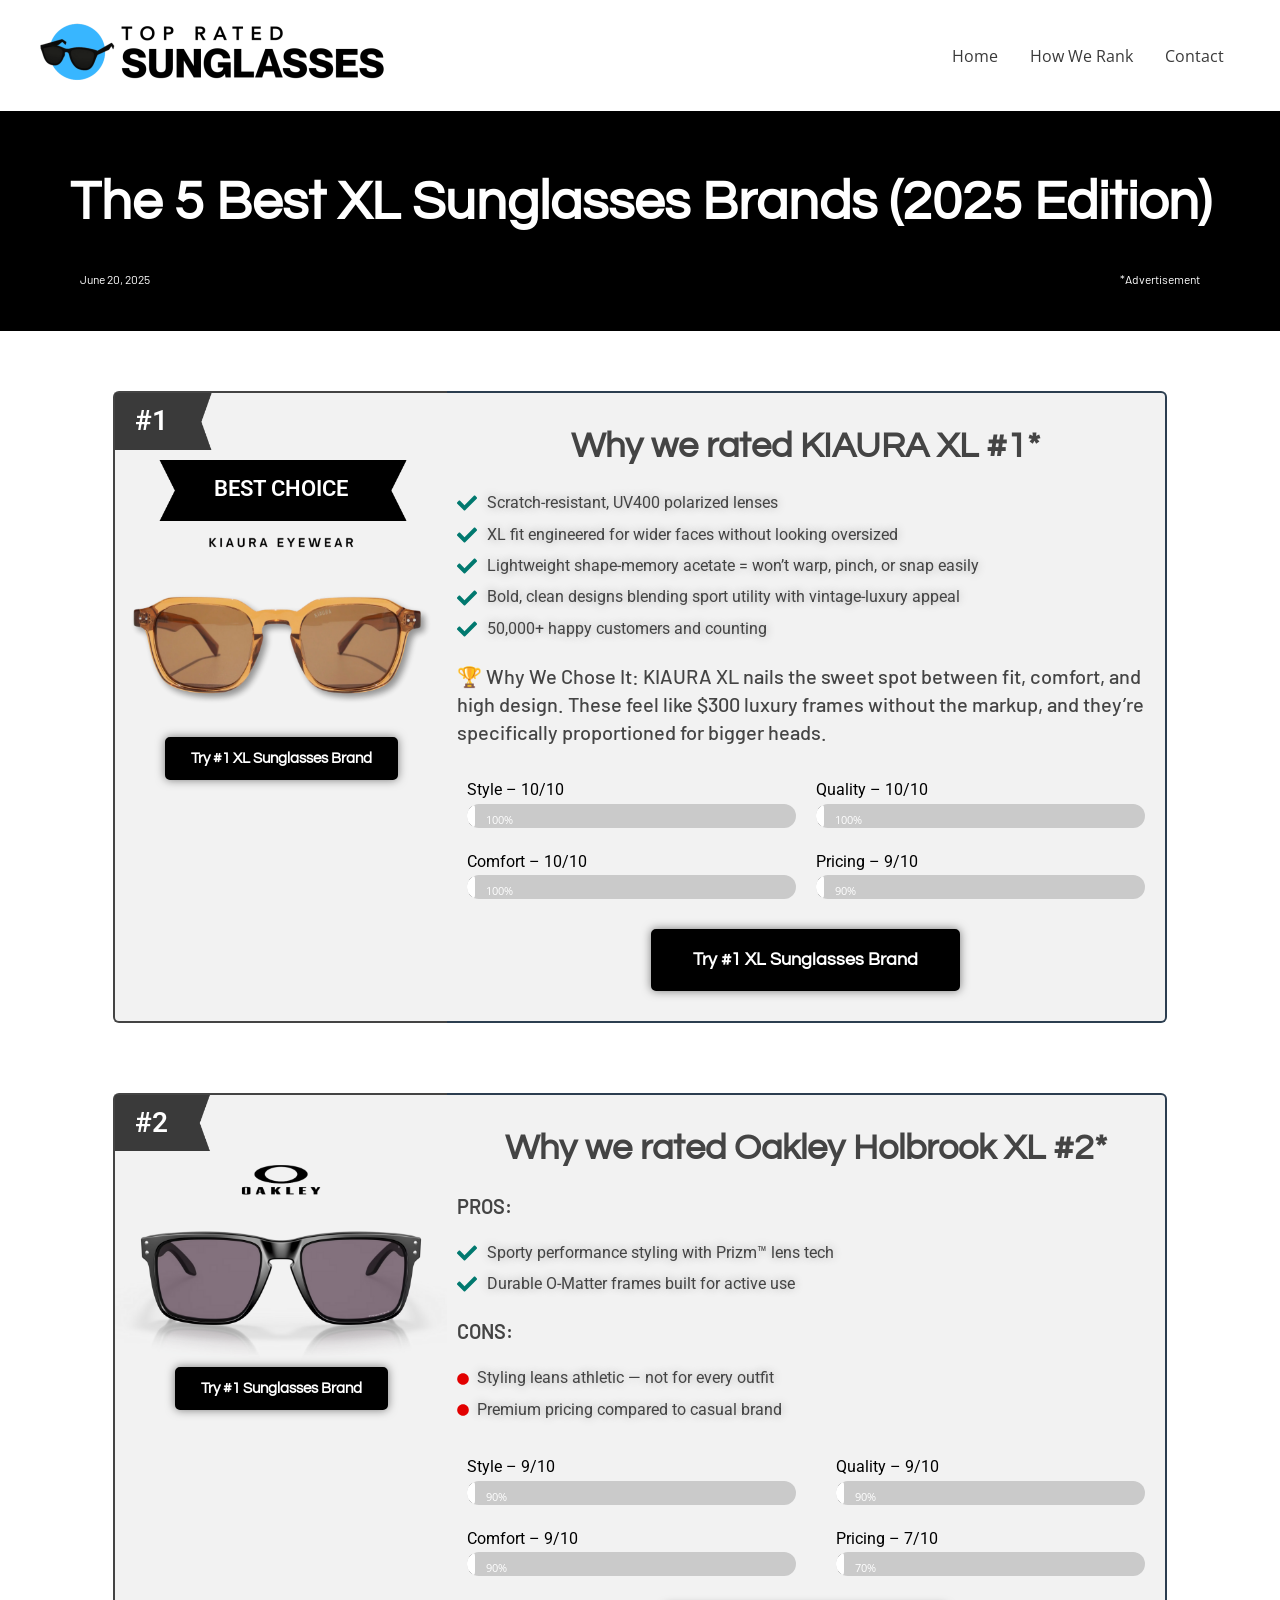
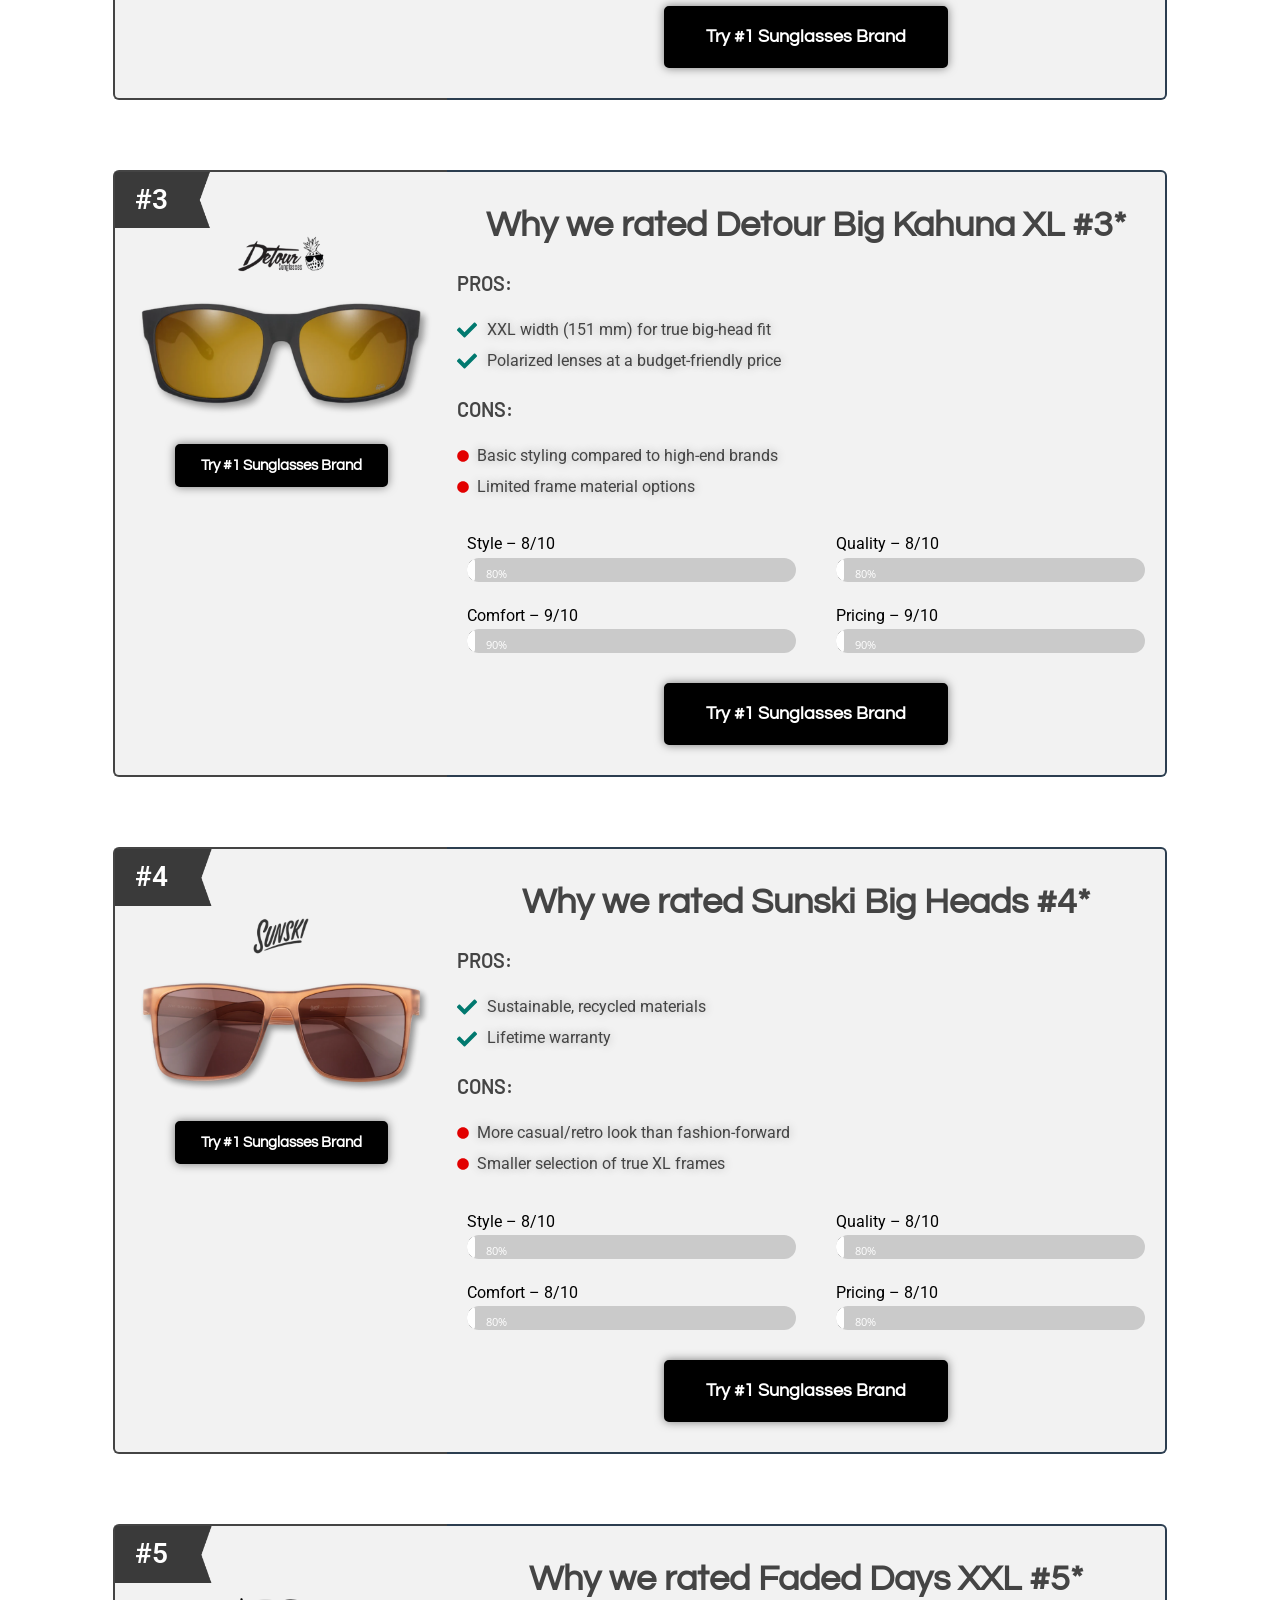
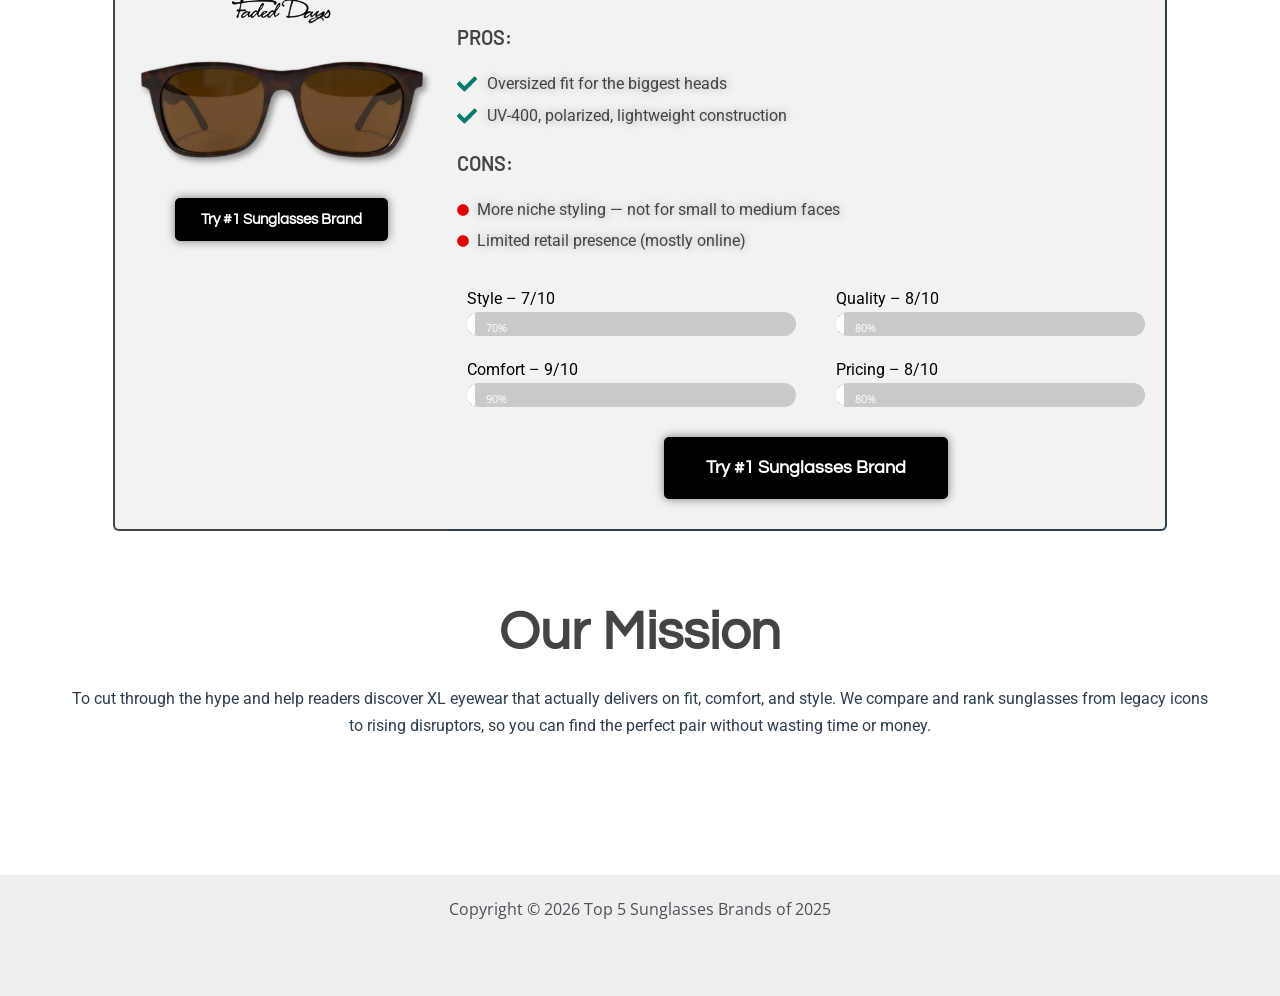
<file: top-rated-sunglasses-find-the-perfect-fit-for-your-face/index.html>
<!DOCTYPE html>
<html lang="en-US" prefix="og: https://ogp.me/ns#">
<head>
<meta charset="UTF-8">
<meta name="viewport" content="width=device-width, initial-scale=1">
	 <link rel="profile" href="https://gmpg.org/xfn/11"> 
	 
<!-- Search Engine Optimization by Rank Math - https://rankmath.com/ -->
<title>Top 5 Sunglasses Brands of 2025 – Find Your Next Favorite Shades</title>
<meta name="description" content="March 14, 2025"/>
<meta name="robots" content="follow, index, max-snippet:-1, max-video-preview:-1, max-image-preview:large"/>
<link rel="canonical" href="index.html" />
<meta property="og:locale" content="en_US" />
<meta property="og:type" content="article" />
<meta property="og:title" content="Top 5 Sunglasses Brands of 2025 – Find Your Next Favorite Shades" />
<meta property="og:description" content="Tired of shades that slip, pinch, or don’t suit your style? We reviewed the top sunglasses of 2025 to help you find your ideal fit. KIAURA leads the list." />
<meta property="og:url" content="https://topratedsunglasses.com/top-rated-sunglasses-find-the-perfect-fit-for-your-face/" />
<meta property="og:site_name" content="Top Rated Sunglasses" />
<meta property="og:updated_time" content="2025-10-03T20:14:09+00:00" />
<meta property="og:image" content="https://topratedsunglasses.com/wp-content/uploads/2025/06/Top-1-KIAURA-v3-1.png" />
<meta property="og:image:secure_url" content="https://topratedsunglasses.com/wp-content/uploads/2025/06/Top-1-KIAURA-v3-1.png" />
<meta property="og:image:width" content="1000" />
<meta property="og:image:height" content="800" />
<meta property="og:image:alt" content="Top Rated Sunglasses – Find The Perfect Fit For Your Face(Copy)" />
<meta property="og:image:type" content="image/png" />
<meta property="article:published_time" content="2025-10-01T07:21:12+00:00" />
<meta property="article:modified_time" content="2025-10-03T20:14:09+00:00" />
<meta name="twitter:card" content="summary_large_image" />
<meta name="twitter:title" content="Top 5 Sunglasses Brands of 2025 – Find Your Next Favorite Shades" />
<meta name="twitter:description" content="Tired of shades that slip, pinch, or don’t suit your style? We reviewed the top sunglasses of 2025 to help you find your ideal fit. KIAURA leads the list." />
<meta name="twitter:image" content="https://topratedsunglasses.com/wp-content/uploads/2025/06/Top-1-KIAURA-v3-1.png" />
<meta name="twitter:label1" content="Time to read" />
<meta name="twitter:data1" content="1 minute" />
<script type="application/ld+json" class="rank-math-schema">{"@context":"https://schema.org","@graph":[{"@type":["NewsMediaOrganization","Organization"],"@id":"https://topratedsunglasses.com/#organization","name":"Top Rated Sunglasses","url":"https://topratedsunglasses.com","logo":{"@type":"ImageObject","@id":"https://topratedsunglasses.com/#logo","url":"https://topratedsunglasses.com/wp-content/uploads/2025/06/Top-1-KIAURA-v3-1.png","contentUrl":"https://topratedsunglasses.com/wp-content/uploads/2025/06/Top-1-KIAURA-v3-1.png","caption":"Top Rated Sunglasses","inLanguage":"en-US","width":"1000","height":"800"}},{"@type":"WebSite","@id":"https://topratedsunglasses.com/#website","url":"https://topratedsunglasses.com","name":"Top Rated Sunglasses","alternateName":"Top Rated Sunglasses","publisher":{"@id":"https://topratedsunglasses.com/#organization"},"inLanguage":"en-US"},{"@type":"ImageObject","@id":"https://topratedsunglasses.com/wp-content/uploads/2025/03/Top-1-Amoire-v2.png","url":"https://topratedsunglasses.com/wp-content/uploads/2025/03/Top-1-Amoire-v2.png","width":"200","height":"200","inLanguage":"en-US"},{"@type":"BreadcrumbList","@id":"https://topratedsunglasses.com/top-rated-sunglasses-find-the-perfect-fit-for-your-face/#breadcrumb","itemListElement":[{"@type":"ListItem","position":"1","item":{"@id":"https://topratedsunglasses.com","name":"Home"}},{"@type":"ListItem","position":"2","item":{"@id":"https://topratedsunglasses.com/top-rated-sunglasses-find-the-perfect-fit-for-your-face/","name":"Top Rated Sunglasses \u2013 Find The Perfect Fit For Your Face(Copy)"}}]},{"@type":"WebPage","@id":"https://topratedsunglasses.com/top-rated-sunglasses-find-the-perfect-fit-for-your-face/#webpage","url":"https://topratedsunglasses.com/top-rated-sunglasses-find-the-perfect-fit-for-your-face/","name":"Top 5 Sunglasses Brands of 2025 \u2013 Find Your Next Favorite Shades","datePublished":"2025-10-01T07:21:12+00:00","dateModified":"2025-10-03T20:14:09+00:00","isPartOf":{"@id":"https://topratedsunglasses.com/#website"},"primaryImageOfPage":{"@id":"https://topratedsunglasses.com/wp-content/uploads/2025/03/Top-1-Amoire-v2.png"},"inLanguage":"en-US","breadcrumb":{"@id":"https://topratedsunglasses.com/top-rated-sunglasses-find-the-perfect-fit-for-your-face/#breadcrumb"}},{"@type":"Person","@id":"https://topratedsunglasses.com/top-rated-sunglasses-find-the-perfect-fit-for-your-face/#author","name":"TMG_Jamil","image":{"@type":"ImageObject","@id":"https://secure.gravatar.com/avatar/3a781652034e2b5ac46ea85be50891a63c2689ae7b3e24b20b842d207f5447f3?s=96&amp;d=mm&amp;r=g","url":"https://secure.gravatar.com/avatar/3a781652034e2b5ac46ea85be50891a63c2689ae7b3e24b20b842d207f5447f3?s=96&amp;d=mm&amp;r=g","caption":"TMG_Jamil","inLanguage":"en-US"},"worksFor":{"@id":"https://topratedsunglasses.com/#organization"}},{"@type":"Article","headline":"Top 5 Sunglasses Brands of 2025 \u2013 Find Your Next Favorite Shades","datePublished":"2025-10-01T07:21:12+00:00","dateModified":"2025-10-03T20:14:09+00:00","author":{"@id":"https://topratedsunglasses.com/top-rated-sunglasses-find-the-perfect-fit-for-your-face/#author","name":"TMG_Jamil"},"publisher":{"@id":"https://topratedsunglasses.com/#organization"},"description":"March 14, 2025","name":"Top 5 Sunglasses Brands of 2025 \u2013 Find Your Next Favorite Shades","@id":"https://topratedsunglasses.com/top-rated-sunglasses-find-the-perfect-fit-for-your-face/#richSnippet","isPartOf":{"@id":"https://topratedsunglasses.com/top-rated-sunglasses-find-the-perfect-fit-for-your-face/#webpage"},"image":{"@id":"https://topratedsunglasses.com/wp-content/uploads/2025/03/Top-1-Amoire-v2.png"},"inLanguage":"en-US","mainEntityOfPage":{"@id":"https://topratedsunglasses.com/top-rated-sunglasses-find-the-perfect-fit-for-your-face/#webpage"}}]}</script>
<!-- /Rank Math WordPress SEO plugin -->

<link rel='dns-prefetch' href='https://fonts.googleapis.com/' />
<link rel="alternate" type="application/rss+xml" title="Top 5 Sunglasses Brands of 2025 &raquo; Feed" href="https://topratedsunglasses.com/feed/" />
<link rel="alternate" type="application/rss+xml" title="Top 5 Sunglasses Brands of 2025 &raquo; Comments Feed" href="https://topratedsunglasses.com/comments/feed/" />
<style id="wp-img-auto-sizes-contain-inline-css">
img:is([sizes=auto i],[sizes^="auto," i]){contain-intrinsic-size:3000px 1500px}
/*# sourceURL=wp-img-auto-sizes-contain-inline-css */
</style>

<link rel='stylesheet' id='astra-theme-css-css' href='../wp-content/themes/astra/assets/css/minified/main.min.css@ver=4.6.5.css' media='all' />
<style id="astra-theme-css-inline-css">
:root{--ast-container-default-xlg-padding:2.5em;--ast-container-default-lg-padding:2.5em;--ast-container-default-slg-padding:2em;--ast-container-default-md-padding:2.5em;--ast-container-default-sm-padding:2.5em;--ast-container-default-xs-padding:2.4em;--ast-container-default-xxs-padding:1.8em;--ast-code-block-background:#ECEFF3;--ast-comment-inputs-background:#F9FAFB;--ast-normal-container-width:1200px;--ast-narrow-container-width:750px;--ast-blog-title-font-weight:600;--ast-blog-meta-weight:600;}html{font-size:100%;}a{color:#c97d60;}a:hover,a:focus{color:var(--ast-global-color-1);}body,button,input,select,textarea,.ast-button,.ast-custom-button{font-family:'Open Sans',sans-serif;font-weight:400;font-size:16px;font-size:1rem;line-height:var(--ast-body-line-height,1.65em);}blockquote{color:var(--ast-global-color-3);}h1,.entry-content h1,h2,.entry-content h2,h3,.entry-content h3,h4,.entry-content h4,h5,.entry-content h5,h6,.entry-content h6,.site-title,.site-title a{font-family:'Playfair Display',serif;font-weight:600;}.site-title{font-size:35px;font-size:2.1875rem;display:none;}header .custom-logo-link img{max-width:350px;}.astra-logo-svg{width:350px;}.site-header .site-description{font-size:15px;font-size:0.9375rem;display:none;}.entry-title{font-size:20px;font-size:1.25rem;}.ast-blog-single-element.ast-taxonomy-container a{font-size:14px;font-size:0.875rem;}.ast-blog-meta-container{font-size:13px;font-size:0.8125rem;}.archive .ast-article-post .ast-article-inner,.blog .ast-article-post .ast-article-inner,.archive .ast-article-post .ast-article-inner:hover,.blog .ast-article-post .ast-article-inner:hover{border-top-left-radius:6px;border-top-right-radius:6px;border-bottom-right-radius:6px;border-bottom-left-radius:6px;overflow:hidden;}h1,.entry-content h1{font-size:54px;font-size:3.375rem;font-weight:600;font-family:'Playfair Display',serif;}h2,.entry-content h2{font-size:42px;font-size:2.625rem;font-weight:600;font-family:'Playfair Display',serif;}h3,.entry-content h3{font-size:36px;font-size:2.25rem;font-weight:600;font-family:'Playfair Display',serif;}h4,.entry-content h4{font-size:25px;font-size:1.5625rem;font-weight:600;font-family:'Playfair Display',serif;}h5,.entry-content h5{font-size:20px;font-size:1.25rem;font-weight:600;font-family:'Playfair Display',serif;}h6,.entry-content h6{font-size:15px;font-size:0.9375rem;font-weight:600;font-family:'Playfair Display',serif;}::selection{background-color:#c97d60;color:#000000;}body,h1,.entry-title a,.entry-content h1,h2,.entry-content h2,h3,.entry-content h3,h4,.entry-content h4,h5,.entry-content h5,h6,.entry-content h6{color:var(--ast-global-color-3);}.tagcloud a:hover,.tagcloud a:focus,.tagcloud a.current-item{color:#000000;border-color:#c97d60;background-color:#c97d60;}input:focus,input[type="text"]:focus,input[type="email"]:focus,input[type="url"]:focus,input[type="password"]:focus,input[type="reset"]:focus,input[type="search"]:focus,textarea:focus{border-color:#c97d60;}input[type="radio"]:checked,input[type=reset],input[type="checkbox"]:checked,input[type="checkbox"]:hover:checked,input[type="checkbox"]:focus:checked,input[type=range]::-webkit-slider-thumb{border-color:#c97d60;background-color:#c97d60;box-shadow:none;}.site-footer a:hover + .post-count,.site-footer a:focus + .post-count{background:#c97d60;border-color:#c97d60;}.single .nav-links .nav-previous,.single .nav-links .nav-next{color:#c97d60;}.entry-meta,.entry-meta *{line-height:1.45;color:#c97d60;font-weight:600;}.entry-meta a:not(.ast-button):hover,.entry-meta a:not(.ast-button):hover *,.entry-meta a:not(.ast-button):focus,.entry-meta a:not(.ast-button):focus *,.page-links > .page-link,.page-links .page-link:hover,.post-navigation a:hover{color:var(--ast-global-color-1);}#cat option,.secondary .calendar_wrap thead a,.secondary .calendar_wrap thead a:visited{color:#c97d60;}.secondary .calendar_wrap #today,.ast-progress-val span{background:#c97d60;}.secondary a:hover + .post-count,.secondary a:focus + .post-count{background:#c97d60;border-color:#c97d60;}.calendar_wrap #today > a{color:#000000;}.page-links .page-link,.single .post-navigation a{color:var(--ast-global-color-3);}.ast-search-menu-icon .search-form button.search-submit{padding:0 4px;}.ast-search-menu-icon form.search-form{padding-right:0;}.ast-search-menu-icon.slide-search input.search-field{width:0;}.ast-header-search .ast-search-menu-icon.ast-dropdown-active .search-form,.ast-header-search .ast-search-menu-icon.ast-dropdown-active .search-field:focus{transition:all 0.2s;}.search-form input.search-field:focus{outline:none;}.ast-search-menu-icon .search-form button.search-submit:focus,.ast-theme-transparent-header .ast-header-search .ast-dropdown-active .ast-icon,.ast-theme-transparent-header .ast-inline-search .search-field:focus .ast-icon{color:var(--ast-global-color-1);}.ast-header-search .slide-search .search-form{border:2px solid var(--ast-global-color-0);}.ast-header-search .slide-search .search-field{background-color:#fff;}.ast-archive-title{color:var(--ast-global-color-2);}.widget-title,.widget .wp-block-heading{font-size:22px;font-size:1.375rem;color:var(--ast-global-color-2);}.ast-single-post .entry-content a,.ast-comment-content a:not(.ast-comment-edit-reply-wrap a){text-decoration:underline;}.ast-single-post .elementor-button-wrapper .elementor-button,.ast-single-post .entry-content .uagb-tab a,.ast-single-post .entry-content .uagb-ifb-cta a,.ast-single-post .entry-content .uabb-module-content a,.ast-single-post .entry-content .uagb-post-grid a,.ast-single-post .entry-content .uagb-timeline a,.ast-single-post .entry-content .uagb-toc__wrap a,.ast-single-post .entry-content .uagb-taxomony-box a,.ast-single-post .entry-content .woocommerce a,.entry-content .wp-block-latest-posts > li > a,.ast-single-post .entry-content .wp-block-file__button,li.ast-post-filter-single,.ast-single-post .ast-comment-content .comment-reply-link,.ast-single-post .ast-comment-content .comment-edit-link{text-decoration:none;}.ast-search-menu-icon.slide-search a:focus-visible:focus-visible,.astra-search-icon:focus-visible,#close:focus-visible,a:focus-visible,.ast-menu-toggle:focus-visible,.site .skip-link:focus-visible,.wp-block-loginout input:focus-visible,.wp-block-search.wp-block-search__button-inside .wp-block-search__inside-wrapper,.ast-header-navigation-arrow:focus-visible,.woocommerce .wc-proceed-to-checkout > .checkout-button:focus-visible,.woocommerce .woocommerce-MyAccount-navigation ul li a:focus-visible,.ast-orders-table__row .ast-orders-table__cell:focus-visible,.woocommerce .woocommerce-order-details .order-again > .button:focus-visible,.woocommerce .woocommerce-message a.button.wc-forward:focus-visible,.woocommerce #minus_qty:focus-visible,.woocommerce #plus_qty:focus-visible,a#ast-apply-coupon:focus-visible,.woocommerce .woocommerce-info a:focus-visible,.woocommerce .astra-shop-summary-wrap a:focus-visible,.woocommerce a.wc-forward:focus-visible,#ast-apply-coupon:focus-visible,.woocommerce-js .woocommerce-mini-cart-item a.remove:focus-visible,#close:focus-visible,.button.search-submit:focus-visible,#search_submit:focus,.normal-search:focus-visible{outline-style:dotted;outline-color:inherit;outline-width:thin;}input:focus,input[type="text"]:focus,input[type="email"]:focus,input[type="url"]:focus,input[type="password"]:focus,input[type="reset"]:focus,input[type="search"]:focus,input[type="number"]:focus,textarea:focus,.wp-block-search__input:focus,[data-section="section-header-mobile-trigger"] .ast-button-wrap .ast-mobile-menu-trigger-minimal:focus,.ast-mobile-popup-drawer.active .menu-toggle-close:focus,.woocommerce-ordering select.orderby:focus,#ast-scroll-top:focus,#coupon_code:focus,.woocommerce-page #comment:focus,.woocommerce #reviews #respond input#submit:focus,.woocommerce a.add_to_cart_button:focus,.woocommerce .button.single_add_to_cart_button:focus,.woocommerce .woocommerce-cart-form button:focus,.woocommerce .woocommerce-cart-form__cart-item .quantity .qty:focus,.woocommerce .woocommerce-billing-fields .woocommerce-billing-fields__field-wrapper .woocommerce-input-wrapper > .input-text:focus,.woocommerce #order_comments:focus,.woocommerce #place_order:focus,.woocommerce .woocommerce-address-fields .woocommerce-address-fields__field-wrapper .woocommerce-input-wrapper > .input-text:focus,.woocommerce .woocommerce-MyAccount-content form button:focus,.woocommerce .woocommerce-MyAccount-content .woocommerce-EditAccountForm .woocommerce-form-row .woocommerce-Input.input-text:focus,.woocommerce .ast-woocommerce-container .woocommerce-pagination ul.page-numbers li a:focus,body #content .woocommerce form .form-row .select2-container--default .select2-selection--single:focus,#ast-coupon-code:focus,.woocommerce.woocommerce-js .quantity input[type=number]:focus,.woocommerce-js .woocommerce-mini-cart-item .quantity input[type=number]:focus,.woocommerce p#ast-coupon-trigger:focus{border-style:dotted;border-color:inherit;border-width:thin;}input{outline:none;}.ast-logo-title-inline .site-logo-img{padding-right:1em;}.site-logo-img img{ transition:all 0.2s linear;}body .ast-oembed-container *{position:absolute;top:0;width:100%;height:100%;left:0;}body .wp-block-embed-pocket-casts .ast-oembed-container *{position:unset;}.ast-single-post-featured-section + article {margin-top: 2em;}.site-content .ast-single-post-featured-section img {width: 100%;overflow: hidden;object-fit: cover;}.ast-separate-container .site-content .ast-single-post-featured-section + article {margin-top: -80px;z-index: 9;position: relative;border-radius: 4px;}@media (min-width: 922px) {.ast-no-sidebar .site-content .ast-article-image-container--wide {margin-left: -120px;margin-right: -120px;max-width: unset;width: unset;}.ast-left-sidebar .site-content .ast-article-image-container--wide,.ast-right-sidebar .site-content .ast-article-image-container--wide {margin-left: -10px;margin-right: -10px;}.site-content .ast-article-image-container--full {margin-left: calc( -50vw + 50%);margin-right: calc( -50vw + 50%);max-width: 100vw;width: 100vw;}.ast-left-sidebar .site-content .ast-article-image-container--full,.ast-right-sidebar .site-content .ast-article-image-container--full {margin-left: -10px;margin-right: -10px;max-width: inherit;width: auto;}}.site > .ast-single-related-posts-container {margin-top: 0;}@media (min-width: 922px) {.ast-desktop .ast-container--narrow {max-width: var(--ast-narrow-container-width);margin: 0 auto;}}.ast-page-builder-template .hentry {margin: 0;}.ast-page-builder-template .site-content > .ast-container {max-width: 100%;padding: 0;}.ast-page-builder-template .site .site-content #primary {padding: 0;margin: 0;}.ast-page-builder-template .no-results {text-align: center;margin: 4em auto;}.ast-page-builder-template .ast-pagination {padding: 2em;}.ast-page-builder-template .entry-header.ast-no-title.ast-no-thumbnail {margin-top: 0;}.ast-page-builder-template .entry-header.ast-header-without-markup {margin-top: 0;margin-bottom: 0;}.ast-page-builder-template .entry-header.ast-no-title.ast-no-meta {margin-bottom: 0;}.ast-page-builder-template.single .post-navigation {padding-bottom: 2em;}.ast-page-builder-template.single-post .site-content > .ast-container {max-width: 100%;}.ast-page-builder-template .entry-header {margin-top: 2em;margin-left: auto;margin-right: auto;}.ast-page-builder-template .ast-archive-description {margin: 2em auto 0;padding-left: 20px;padding-right: 20px;}.ast-page-builder-template .ast-row {margin-left: 0;margin-right: 0;}.single.ast-page-builder-template .entry-header + .entry-content {margin-bottom: 2em;}@media(min-width: 921px) {.ast-page-builder-template.archive.ast-right-sidebar .ast-row article,.ast-page-builder-template.archive.ast-left-sidebar .ast-row article {padding-left: 0;padding-right: 0;}}input[type="text"],input[type="number"],input[type="email"],input[type="url"],input[type="password"],input[type="search"],input[type=reset],input[type=tel],input[type=date],select,textarea{font-size:16px;font-style:normal;font-weight:400;line-height:24px;width:100%;padding:12px 16px;border-radius:4px;box-shadow:0px 1px 2px 0px rgba(0,0,0,0.05);color:var(--ast-form-input-text,#475569);}input[type="text"],input[type="number"],input[type="email"],input[type="url"],input[type="password"],input[type="search"],input[type=reset],input[type=tel],input[type=date],select{height:40px;}input[type="date"]{border-width:1px;border-style:solid;border-color:var(--ast-border-color);}input[type="text"]:focus,input[type="number"]:focus,input[type="email"]:focus,input[type="url"]:focus,input[type="password"]:focus,input[type="search"]:focus,input[type=reset]:focus,input[type="tel"]:focus,input[type="date"]:focus,select:focus,textarea:focus{border-color:#046BD2;box-shadow:none;outline:none;color:var(--ast-form-input-focus-text,#475569);}label,legend{color:#111827;font-size:14px;font-style:normal;font-weight:500;line-height:20px;}select{padding:6px 10px;}fieldset{padding:30px;border-radius:4px;}button,.ast-button,.button,input[type="button"],input[type="reset"],input[type="submit"]{border-radius:4px;box-shadow:0px 1px 2px 0px rgba(0,0,0,0.05);}:root{--ast-comment-inputs-background:#FFF;}::placeholder{color:var(--ast-form-field-color,#9CA3AF);}::-ms-input-placeholder{color:var(--ast-form-field-color,#9CA3AF);}@media (max-width:921px){#ast-desktop-header{display:none;}}@media (min-width:922px){#ast-mobile-header{display:none;}}.wp-block-buttons.aligncenter{justify-content:center;}@media (max-width:921px){.ast-theme-transparent-header #primary,.ast-theme-transparent-header #secondary{padding:0;}}@media (max-width:921px){.ast-plain-container.ast-no-sidebar #primary{padding:0;}}.ast-plain-container.ast-no-sidebar #primary{margin-top:0;margin-bottom:0;}.wp-block-button.is-style-outline .wp-block-button__link{border-color:#537ea2;border-top-width:0px;border-right-width:0px;border-bottom-width:0px;border-left-width:0px;}div.wp-block-button.is-style-outline > .wp-block-button__link:not(.has-text-color),div.wp-block-button.wp-block-button__link.is-style-outline:not(.has-text-color){color:#537ea2;}.wp-block-button.is-style-outline .wp-block-button__link:hover,.wp-block-buttons .wp-block-button.is-style-outline .wp-block-button__link:focus,.wp-block-buttons .wp-block-button.is-style-outline > .wp-block-button__link:not(.has-text-color):hover,.wp-block-buttons .wp-block-button.wp-block-button__link.is-style-outline:not(.has-text-color):hover{color:var(--ast-global-color-5);background-color:#2fca9e;border-color:#2fca9e;}.post-page-numbers.current .page-link,.ast-pagination .page-numbers.current{color:#000000;border-color:#c97d60;background-color:#c97d60;}.wp-block-button.is-style-outline .wp-block-button__link{border-top-width:0px;border-right-width:0px;border-bottom-width:0px;border-left-width:0px;}.wp-block-buttons .wp-block-button.is-style-outline .wp-block-button__link.wp-element-button,.ast-outline-button,.wp-block-uagb-buttons-child .uagb-buttons-repeater.ast-outline-button{border-color:var(--ast-global-color-7);font-family:inherit;font-weight:600;font-size:20px;font-size:1.25rem;line-height:1em;padding-top:20px;padding-right:40px;padding-bottom:20px;padding-left:40px;border-top-left-radius:50px;border-top-right-radius:50px;border-bottom-right-radius:50px;border-bottom-left-radius:50px;}.wp-block-buttons .wp-block-button.is-style-outline > .wp-block-button__link:not(.has-text-color),.wp-block-buttons .wp-block-button.wp-block-button__link.is-style-outline:not(.has-text-color),.ast-outline-button{color:var(--ast-global-color-2);}.wp-block-button.is-style-outline .wp-block-button__link:hover,.wp-block-buttons .wp-block-button.is-style-outline .wp-block-button__link:focus,.wp-block-buttons .wp-block-button.is-style-outline > .wp-block-button__link:not(.has-text-color):hover,.wp-block-buttons .wp-block-button.wp-block-button__link.is-style-outline:not(.has-text-color):hover,.ast-outline-button:hover,.ast-outline-button:focus,.wp-block-uagb-buttons-child .uagb-buttons-repeater.ast-outline-button:hover,.wp-block-uagb-buttons-child .uagb-buttons-repeater.ast-outline-button:focus{color:var(--ast-global-color-2);background-color:var(--ast-global-color-7);border-color:#2fca9e;}.ast-single-post .entry-content a.ast-outline-button,.ast-single-post .entry-content .is-style-outline>.wp-block-button__link{text-decoration:none;}.wp-block-button .wp-block-button__link.wp-element-button.is-style-outline:not(.has-background),.wp-block-button.is-style-outline>.wp-block-button__link.wp-element-button:not(.has-background),.ast-outline-button{background-color:var(--ast-global-color-7);}.uagb-buttons-repeater.ast-outline-button{border-radius:9999px;}@media (max-width:921px){.wp-block-buttons .wp-block-button.is-style-outline .wp-block-button__link.wp-element-button,.ast-outline-button,.wp-block-uagb-buttons-child .uagb-buttons-repeater.ast-outline-button{padding-top:18px;padding-right:32px;padding-bottom:18px;padding-left:32px;}}@media (max-width:544px){.wp-block-buttons .wp-block-button.is-style-outline .wp-block-button__link.wp-element-button,.ast-outline-button,.wp-block-uagb-buttons-child .uagb-buttons-repeater.ast-outline-button{padding-top:15px;padding-right:28px;padding-bottom:15px;padding-left:28px;}}.entry-content[ast-blocks-layout] > figure{margin-bottom:1em;}h1.widget-title{font-weight:600;}h2.widget-title{font-weight:600;}h3.widget-title{font-weight:600;}#page{display:flex;flex-direction:column;min-height:100vh;}.ast-404-layout-1 h1.page-title{color:var(--ast-global-color-2);}.single .post-navigation a{line-height:1em;height:inherit;}.error-404 .page-sub-title{font-size:1.5rem;font-weight:inherit;}.search .site-content .content-area .search-form{margin-bottom:0;}#page .site-content{flex-grow:1;}.widget{margin-bottom:1.25em;}#secondary li{line-height:1.5em;}#secondary .wp-block-group h2{margin-bottom:0.7em;}#secondary h2{font-size:1.7rem;}.ast-separate-container .ast-article-post,.ast-separate-container .ast-article-single,.ast-separate-container .comment-respond{padding:3em;}.ast-separate-container .ast-article-single .ast-article-single{padding:0;}.ast-article-single .wp-block-post-template-is-layout-grid{padding-left:0;}.ast-separate-container .comments-title,.ast-narrow-container .comments-title{padding:1.5em 2em;}.ast-page-builder-template .comment-form-textarea,.ast-comment-formwrap .ast-grid-common-col{padding:0;}.ast-comment-formwrap{padding:0;display:inline-flex;column-gap:20px;width:100%;margin-left:0;margin-right:0;}.comments-area textarea#comment:focus,.comments-area textarea#comment:active,.comments-area .ast-comment-formwrap input[type="text"]:focus,.comments-area .ast-comment-formwrap input[type="text"]:active {box-shadow:none;outline:none;}.archive.ast-page-builder-template .entry-header{margin-top:2em;}.ast-page-builder-template .ast-comment-formwrap{width:100%;}.entry-title{margin-bottom:0.6em;}.ast-archive-description p{font-size:inherit;font-weight:inherit;line-height:inherit;}.ast-separate-container .ast-comment-list li.depth-1,.hentry{margin-bottom:1.5em;}.site-content section.ast-archive-description{margin-bottom:2em;}@media (min-width:921px){.ast-left-sidebar.ast-page-builder-template #secondary,.archive.ast-right-sidebar.ast-page-builder-template .site-main{padding-left:20px;padding-right:20px;}}@media (max-width:544px){.ast-comment-formwrap.ast-row{column-gap:10px;display:inline-block;}#ast-commentform .ast-grid-common-col{position:relative;width:100%;}}@media (min-width:1201px){.ast-separate-container .ast-article-post,.ast-separate-container .ast-article-single,.ast-separate-container .ast-author-box,.ast-separate-container .ast-404-layout-1,.ast-separate-container .no-results{padding:3em;}}@media (max-width:921px){.ast-separate-container #primary,.ast-separate-container #secondary{padding:1.5em 0;}#primary,#secondary{padding:1.5em 0;margin:0;}.ast-left-sidebar #content > .ast-container{display:flex;flex-direction:column-reverse;width:100%;}}@media (min-width:922px){.ast-separate-container.ast-right-sidebar #primary,.ast-separate-container.ast-left-sidebar #primary{border:0;}.search-no-results.ast-separate-container #primary{margin-bottom:4em;}}.wp-block-button .wp-block-button__link{color:var(--ast-global-color-5);}.wp-block-button .wp-block-button__link:hover,.wp-block-button .wp-block-button__link:focus{color:var(--ast-global-color-5);background-color:#2fca9e;border-color:#2fca9e;}.wp-block-button .wp-block-button__link,.wp-block-search .wp-block-search__button,body .wp-block-file .wp-block-file__button{border-style:solid;border-top-width:0px;border-right-width:0px;border-left-width:0px;border-bottom-width:0px;border-color:#537ea2;background-color:#537ea2;color:var(--ast-global-color-5);font-family:inherit;font-weight:600;line-height:1em;font-size:20px;font-size:1.25rem;border-top-left-radius:3px;border-top-right-radius:3px;border-bottom-right-radius:3px;border-bottom-left-radius:3px;padding-top:10px;padding-right:20px;padding-bottom:10px;padding-left:20px;}.ast-single-post .entry-content .wp-block-button .wp-block-button__link,.ast-single-post .entry-content .wp-block-search .wp-block-search__button,body .entry-content .wp-block-file .wp-block-file__button{text-decoration:none;}.menu-toggle,button,.ast-button,.ast-custom-button,.button,input#submit,input[type="button"],input[type="submit"],input[type="reset"],#comments .submit,.search .search-submit,form[CLASS*="wp-block-search__"].wp-block-search .wp-block-search__inside-wrapper .wp-block-search__button,body .wp-block-file .wp-block-file__button,.search .search-submit,.woocommerce-js a.button,.woocommerce button.button,.woocommerce .woocommerce-message a.button,.woocommerce #respond input#submit.alt,.woocommerce input.button.alt,.woocommerce input.button,.woocommerce input.button:disabled,.woocommerce input.button:disabled[disabled],.woocommerce input.button:disabled:hover,.woocommerce input.button:disabled[disabled]:hover,.woocommerce #respond input#submit,.woocommerce button.button.alt.disabled,.wc-block-grid__products .wc-block-grid__product .wp-block-button__link,.wc-block-grid__product-onsale,[CLASS*="wc-block"] button,.woocommerce-js .astra-cart-drawer .astra-cart-drawer-content .woocommerce-mini-cart__buttons .button:not(.checkout):not(.ast-continue-shopping),.woocommerce-js .astra-cart-drawer .astra-cart-drawer-content .woocommerce-mini-cart__buttons a.checkout,.woocommerce button.button.alt.disabled.wc-variation-selection-needed,[CLASS*="wc-block"] .wc-block-components-button{border-style:solid;border-top-width:0px;border-right-width:0px;border-left-width:0px;border-bottom-width:0px;color:var(--ast-global-color-5);border-color:#537ea2;background-color:#537ea2;padding-top:10px;padding-right:20px;padding-bottom:10px;padding-left:20px;font-family:inherit;font-weight:600;font-size:20px;font-size:1.25rem;line-height:1em;border-top-left-radius:3px;border-top-right-radius:3px;border-bottom-right-radius:3px;border-bottom-left-radius:3px;}button:focus,.menu-toggle:hover,button:hover,.ast-button:hover,.ast-custom-button:hover .button:hover,.ast-custom-button:hover ,input[type=reset]:hover,input[type=reset]:focus,input#submit:hover,input#submit:focus,input[type="button"]:hover,input[type="button"]:focus,input[type="submit"]:hover,input[type="submit"]:focus,form[CLASS*="wp-block-search__"].wp-block-search .wp-block-search__inside-wrapper .wp-block-search__button:hover,form[CLASS*="wp-block-search__"].wp-block-search .wp-block-search__inside-wrapper .wp-block-search__button:focus,body .wp-block-file .wp-block-file__button:hover,body .wp-block-file .wp-block-file__button:focus,.woocommerce-js a.button:hover,.woocommerce button.button:hover,.woocommerce .woocommerce-message a.button:hover,.woocommerce #respond input#submit:hover,.woocommerce #respond input#submit.alt:hover,.woocommerce input.button.alt:hover,.woocommerce input.button:hover,.woocommerce button.button.alt.disabled:hover,.wc-block-grid__products .wc-block-grid__product .wp-block-button__link:hover,[CLASS*="wc-block"] button:hover,.woocommerce-js .astra-cart-drawer .astra-cart-drawer-content .woocommerce-mini-cart__buttons .button:not(.checkout):not(.ast-continue-shopping):hover,.woocommerce-js .astra-cart-drawer .astra-cart-drawer-content .woocommerce-mini-cart__buttons a.checkout:hover,.woocommerce button.button.alt.disabled.wc-variation-selection-needed:hover,[CLASS*="wc-block"] .wc-block-components-button:hover,[CLASS*="wc-block"] .wc-block-components-button:focus{color:var(--ast-global-color-5);background-color:#2fca9e;border-color:#2fca9e;}form[CLASS*="wp-block-search__"].wp-block-search .wp-block-search__inside-wrapper .wp-block-search__button.has-icon{padding-top:calc(10px - 3px);padding-right:calc(20px - 3px);padding-bottom:calc(10px - 3px);padding-left:calc(20px - 3px);}@media (max-width:921px){.ast-mobile-header-stack .main-header-bar .ast-search-menu-icon{display:inline-block;}.ast-header-break-point.ast-header-custom-item-outside .ast-mobile-header-stack .main-header-bar .ast-search-icon{margin:0;}.ast-comment-avatar-wrap img{max-width:2.5em;}.ast-comment-meta{padding:0 1.8888em 1.3333em;}}@media (min-width:544px){.ast-container{max-width:100%;}}@media (max-width:544px){.ast-separate-container .ast-article-post,.ast-separate-container .ast-article-single,.ast-separate-container .comments-title,.ast-separate-container .ast-archive-description{padding:1.5em 1em;}.ast-separate-container #content .ast-container{padding-left:0.54em;padding-right:0.54em;}.ast-separate-container .ast-comment-list .bypostauthor{padding:.5em;}.ast-search-menu-icon.ast-dropdown-active .search-field{width:170px;}}@media (max-width:921px){.widget-title{font-size:22px;font-size:1.375rem;}body,button,input,select,textarea,.ast-button,.ast-custom-button{font-size:16px;font-size:1rem;}#secondary,#secondary button,#secondary input,#secondary select,#secondary textarea{font-size:16px;font-size:1rem;}.site-title{display:none;}.site-header .site-description{display:none;}h1,.entry-content h1{font-size:45px;}h2,.entry-content h2{font-size:32px;}h3,.entry-content h3{font-size:26px;}h4,.entry-content h4{font-size:22px;font-size:1.375rem;}h5,.entry-content h5{font-size:18px;font-size:1.125rem;}h6,.entry-content h6{font-size:15px;font-size:0.9375rem;}.astra-logo-svg{width:150px;}header .custom-logo-link img,.ast-header-break-point .site-logo-img .custom-mobile-logo-link img{max-width:150px;}}@media (max-width:544px){.widget-title{font-size:22px;font-size:1.375rem;}body,button,input,select,textarea,.ast-button,.ast-custom-button{font-size:16px;font-size:1rem;}#secondary,#secondary button,#secondary input,#secondary select,#secondary textarea{font-size:16px;font-size:1rem;}.site-title{display:none;}.site-header .site-description{display:none;}h1,.entry-content h1{font-size:32px;}h2,.entry-content h2{font-size:28px;}h3,.entry-content h3{font-size:22px;}h4,.entry-content h4{font-size:20px;font-size:1.25rem;}h5,.entry-content h5{font-size:20px;font-size:1.25rem;}h6,.entry-content h6{font-size:15px;font-size:0.9375rem;}header .custom-logo-link img,.ast-header-break-point .site-branding img,.ast-header-break-point .custom-logo-link img{max-width:150px;}.astra-logo-svg{width:150px;}.ast-header-break-point .site-logo-img .custom-mobile-logo-link img{max-width:150px;}}@media (max-width:544px){html{font-size:100%;}}@media (min-width:922px){.ast-container{max-width:1240px;}}@media (min-width:922px){.site-content .ast-container{display:flex;}}@media (max-width:921px){.site-content .ast-container{flex-direction:column;}}@media (min-width:922px){.main-header-menu .sub-menu .menu-item.ast-left-align-sub-menu:hover > .sub-menu,.main-header-menu .sub-menu .menu-item.ast-left-align-sub-menu.focus > .sub-menu{margin-left:-0px;}}.entry-content li > p{margin-bottom:0;}.site .comments-area{padding-bottom:2em;margin-top:2em;}.wp-block-file {display: flex;align-items: center;flex-wrap: wrap;justify-content: space-between;}.wp-block-pullquote {border: none;}.wp-block-pullquote blockquote::before {content: "\201D";font-family: "Helvetica",sans-serif;display: flex;transform: rotate( 180deg );font-size: 6rem;font-style: normal;line-height: 1;font-weight: bold;align-items: center;justify-content: center;}.has-text-align-right > blockquote::before {justify-content: flex-start;}.has-text-align-left > blockquote::before {justify-content: flex-end;}figure.wp-block-pullquote.is-style-solid-color blockquote {max-width: 100%;text-align: inherit;}html body {--wp--custom--ast-default-block-top-padding: 100px;--wp--custom--ast-default-block-right-padding: 80px;--wp--custom--ast-default-block-bottom-padding: 100px;--wp--custom--ast-default-block-left-padding: 80px;--wp--custom--ast-container-width: 1200px;--wp--custom--ast-content-width-size: 1200px;--wp--custom--ast-wide-width-size: calc(1200px + var(--wp--custom--ast-default-block-left-padding) + var(--wp--custom--ast-default-block-right-padding));}.ast-narrow-container {--wp--custom--ast-content-width-size: 750px;--wp--custom--ast-wide-width-size: 750px;}@media(max-width: 921px) {html body {--wp--custom--ast-default-block-top-padding: 50px;--wp--custom--ast-default-block-right-padding: 50px;--wp--custom--ast-default-block-bottom-padding: 50px;--wp--custom--ast-default-block-left-padding: 50px;}}@media(max-width: 544px) {html body {--wp--custom--ast-default-block-top-padding: 50px;--wp--custom--ast-default-block-right-padding: 30px;--wp--custom--ast-default-block-bottom-padding: 50px;--wp--custom--ast-default-block-left-padding: 30px;}}.entry-content > .wp-block-group,.entry-content > .wp-block-cover,.entry-content > .wp-block-columns {padding-top: var(--wp--custom--ast-default-block-top-padding);padding-right: var(--wp--custom--ast-default-block-right-padding);padding-bottom: var(--wp--custom--ast-default-block-bottom-padding);padding-left: var(--wp--custom--ast-default-block-left-padding);}.ast-plain-container.ast-no-sidebar .entry-content > .alignfull,.ast-page-builder-template .ast-no-sidebar .entry-content > .alignfull {margin-left: calc( -50vw + 50%);margin-right: calc( -50vw + 50%);max-width: 100vw;width: 100vw;}.ast-plain-container.ast-no-sidebar .entry-content .alignfull .alignfull,.ast-page-builder-template.ast-no-sidebar .entry-content .alignfull .alignfull,.ast-plain-container.ast-no-sidebar .entry-content .alignfull .alignwide,.ast-page-builder-template.ast-no-sidebar .entry-content .alignfull .alignwide,.ast-plain-container.ast-no-sidebar .entry-content .alignwide .alignfull,.ast-page-builder-template.ast-no-sidebar .entry-content .alignwide .alignfull,.ast-plain-container.ast-no-sidebar .entry-content .alignwide .alignwide,.ast-page-builder-template.ast-no-sidebar .entry-content .alignwide .alignwide,.ast-plain-container.ast-no-sidebar .entry-content .wp-block-column .alignfull,.ast-page-builder-template.ast-no-sidebar .entry-content .wp-block-column .alignfull,.ast-plain-container.ast-no-sidebar .entry-content .wp-block-column .alignwide,.ast-page-builder-template.ast-no-sidebar .entry-content .wp-block-column .alignwide {margin-left: auto;margin-right: auto;width: 100%;}[ast-blocks-layout] .wp-block-separator:not(.is-style-dots) {height: 0;}[ast-blocks-layout] .wp-block-separator {margin: 20px auto;}[ast-blocks-layout] .wp-block-separator:not(.is-style-wide):not(.is-style-dots) {max-width: 100px;}[ast-blocks-layout] .wp-block-separator.has-background {padding: 0;}.entry-content[ast-blocks-layout] > * {max-width: var(--wp--custom--ast-content-width-size);margin-left: auto;margin-right: auto;}.entry-content[ast-blocks-layout] > .alignwide {max-width: var(--wp--custom--ast-wide-width-size);}.entry-content[ast-blocks-layout] .alignfull {max-width: none;}.entry-content .wp-block-columns {margin-bottom: 0;}blockquote {margin: 1.5em;border-color: rgba(0,0,0,0.05);}.wp-block-quote:not(.has-text-align-right):not(.has-text-align-center) {border-left: 5px solid rgba(0,0,0,0.05);}.has-text-align-right > blockquote,blockquote.has-text-align-right {border-right: 5px solid rgba(0,0,0,0.05);}.has-text-align-left > blockquote,blockquote.has-text-align-left {border-left: 5px solid rgba(0,0,0,0.05);}.wp-block-site-tagline,.wp-block-latest-posts .read-more {margin-top: 15px;}.wp-block-loginout p label {display: block;}.wp-block-loginout p:not(.login-remember):not(.login-submit) input {width: 100%;}.wp-block-loginout input:focus {border-color: transparent;}.wp-block-loginout input:focus {outline: thin dotted;}.entry-content .wp-block-media-text .wp-block-media-text__content {padding: 0 0 0 8%;}.entry-content .wp-block-media-text.has-media-on-the-right .wp-block-media-text__content {padding: 0 8% 0 0;}.entry-content .wp-block-media-text.has-background .wp-block-media-text__content {padding: 8%;}.entry-content .wp-block-cover:not([class*="background-color"]) .wp-block-cover__inner-container,.entry-content .wp-block-cover:not([class*="background-color"]) .wp-block-cover-image-text,.entry-content .wp-block-cover:not([class*="background-color"]) .wp-block-cover-text,.entry-content .wp-block-cover-image:not([class*="background-color"]) .wp-block-cover__inner-container,.entry-content .wp-block-cover-image:not([class*="background-color"]) .wp-block-cover-image-text,.entry-content .wp-block-cover-image:not([class*="background-color"]) .wp-block-cover-text {color: var(--ast-global-color-5);}.wp-block-loginout .login-remember input {width: 1.1rem;height: 1.1rem;margin: 0 5px 4px 0;vertical-align: middle;}.wp-block-latest-posts > li > *:first-child,.wp-block-latest-posts:not(.is-grid) > li:first-child {margin-top: 0;}.wp-block-search__inside-wrapper .wp-block-search__input {padding: 0 10px;color: var(--ast-global-color-3);background: var(--ast-global-color-5);border-color: var(--ast-border-color);}.wp-block-latest-posts .read-more {margin-bottom: 1.5em;}.wp-block-search__no-button .wp-block-search__inside-wrapper .wp-block-search__input {padding-top: 5px;padding-bottom: 5px;}.wp-block-latest-posts .wp-block-latest-posts__post-date,.wp-block-latest-posts .wp-block-latest-posts__post-author {font-size: 1rem;}.wp-block-latest-posts > li > *,.wp-block-latest-posts:not(.is-grid) > li {margin-top: 12px;margin-bottom: 12px;}.ast-page-builder-template .entry-content[ast-blocks-layout] > *,.ast-page-builder-template .entry-content[ast-blocks-layout] > .alignfull > * {max-width: none;}.ast-page-builder-template .entry-content[ast-blocks-layout] > .alignwide > * {max-width: var(--wp--custom--ast-wide-width-size);}.ast-page-builder-template .entry-content[ast-blocks-layout] > .inherit-container-width > *,.ast-page-builder-template .entry-content[ast-blocks-layout] > * > *,.entry-content[ast-blocks-layout] > .wp-block-cover .wp-block-cover__inner-container {max-width: var(--wp--custom--ast-content-width-size);margin-left: auto;margin-right: auto;}.entry-content[ast-blocks-layout] .wp-block-cover:not(.alignleft):not(.alignright) {width: auto;}@media(max-width: 1200px) {.ast-separate-container .entry-content > .alignfull,.ast-separate-container .entry-content[ast-blocks-layout] > .alignwide,.ast-plain-container .entry-content[ast-blocks-layout] > .alignwide,.ast-plain-container .entry-content .alignfull {margin-left: calc(-1 * min(var(--ast-container-default-xlg-padding),20px)) ;margin-right: calc(-1 * min(var(--ast-container-default-xlg-padding),20px));}}@media(min-width: 1201px) {.ast-separate-container .entry-content > .alignfull {margin-left: calc(-1 * var(--ast-container-default-xlg-padding) );margin-right: calc(-1 * var(--ast-container-default-xlg-padding) );}.ast-separate-container .entry-content[ast-blocks-layout] > .alignwide,.ast-plain-container .entry-content[ast-blocks-layout] > .alignwide {margin-left: calc(-1 * var(--wp--custom--ast-default-block-left-padding) );margin-right: calc(-1 * var(--wp--custom--ast-default-block-right-padding) );}}@media(min-width: 921px) {.ast-separate-container .entry-content .wp-block-group.alignwide:not(.inherit-container-width) > :where(:not(.alignleft):not(.alignright)),.ast-plain-container .entry-content .wp-block-group.alignwide:not(.inherit-container-width) > :where(:not(.alignleft):not(.alignright)) {max-width: calc( var(--wp--custom--ast-content-width-size) + 80px );}.ast-plain-container.ast-right-sidebar .entry-content[ast-blocks-layout] .alignfull,.ast-plain-container.ast-left-sidebar .entry-content[ast-blocks-layout] .alignfull {margin-left: -60px;margin-right: -60px;}}@media(min-width: 544px) {.entry-content > .alignleft {margin-right: 20px;}.entry-content > .alignright {margin-left: 20px;}}@media (max-width:544px){.wp-block-columns .wp-block-column:not(:last-child){margin-bottom:20px;}.wp-block-latest-posts{margin:0;}}@media( max-width: 600px ) {.entry-content .wp-block-media-text .wp-block-media-text__content,.entry-content .wp-block-media-text.has-media-on-the-right .wp-block-media-text__content {padding: 8% 0 0;}.entry-content .wp-block-media-text.has-background .wp-block-media-text__content {padding: 8%;}}.ast-narrow-container .site-content .wp-block-uagb-image--align-full .wp-block-uagb-image__figure {max-width: 100%;margin-left: auto;margin-right: auto;}.entry-content ul,.entry-content ol {padding: revert;margin: revert;padding-left: 20px;}:root .has-ast-global-color-0-color{color:var(--ast-global-color-0);}:root .has-ast-global-color-0-background-color{background-color:var(--ast-global-color-0);}:root .wp-block-button .has-ast-global-color-0-color{color:var(--ast-global-color-0);}:root .wp-block-button .has-ast-global-color-0-background-color{background-color:var(--ast-global-color-0);}:root .has-ast-global-color-1-color{color:var(--ast-global-color-1);}:root .has-ast-global-color-1-background-color{background-color:var(--ast-global-color-1);}:root .wp-block-button .has-ast-global-color-1-color{color:var(--ast-global-color-1);}:root .wp-block-button .has-ast-global-color-1-background-color{background-color:var(--ast-global-color-1);}:root .has-ast-global-color-2-color{color:var(--ast-global-color-2);}:root .has-ast-global-color-2-background-color{background-color:var(--ast-global-color-2);}:root .wp-block-button .has-ast-global-color-2-color{color:var(--ast-global-color-2);}:root .wp-block-button .has-ast-global-color-2-background-color{background-color:var(--ast-global-color-2);}:root .has-ast-global-color-3-color{color:var(--ast-global-color-3);}:root .has-ast-global-color-3-background-color{background-color:var(--ast-global-color-3);}:root .wp-block-button .has-ast-global-color-3-color{color:var(--ast-global-color-3);}:root .wp-block-button .has-ast-global-color-3-background-color{background-color:var(--ast-global-color-3);}:root .has-ast-global-color-4-color{color:var(--ast-global-color-4);}:root .has-ast-global-color-4-background-color{background-color:var(--ast-global-color-4);}:root .wp-block-button .has-ast-global-color-4-color{color:var(--ast-global-color-4);}:root .wp-block-button .has-ast-global-color-4-background-color{background-color:var(--ast-global-color-4);}:root .has-ast-global-color-5-color{color:var(--ast-global-color-5);}:root .has-ast-global-color-5-background-color{background-color:var(--ast-global-color-5);}:root .wp-block-button .has-ast-global-color-5-color{color:var(--ast-global-color-5);}:root .wp-block-button .has-ast-global-color-5-background-color{background-color:var(--ast-global-color-5);}:root .has-ast-global-color-6-color{color:var(--ast-global-color-6);}:root .has-ast-global-color-6-background-color{background-color:var(--ast-global-color-6);}:root .wp-block-button .has-ast-global-color-6-color{color:var(--ast-global-color-6);}:root .wp-block-button .has-ast-global-color-6-background-color{background-color:var(--ast-global-color-6);}:root .has-ast-global-color-7-color{color:var(--ast-global-color-7);}:root .has-ast-global-color-7-background-color{background-color:var(--ast-global-color-7);}:root .wp-block-button .has-ast-global-color-7-color{color:var(--ast-global-color-7);}:root .wp-block-button .has-ast-global-color-7-background-color{background-color:var(--ast-global-color-7);}:root .has-ast-global-color-8-color{color:var(--ast-global-color-8);}:root .has-ast-global-color-8-background-color{background-color:var(--ast-global-color-8);}:root .wp-block-button .has-ast-global-color-8-color{color:var(--ast-global-color-8);}:root .wp-block-button .has-ast-global-color-8-background-color{background-color:var(--ast-global-color-8);}:root{--ast-global-color-0:#2c3e50;--ast-global-color-1:#3a3a3a;--ast-global-color-2:#3a3a3a;--ast-global-color-3:#4B4F58;--ast-global-color-4:#F5F5F5;--ast-global-color-5:#FFFFFF;--ast-global-color-6:#F2F5F7;--ast-global-color-7:#424242;--ast-global-color-8:#000000;}:root {--ast-border-color : var(--ast-global-color-6);}.ast-single-entry-banner {-js-display: flex;display: flex;flex-direction: column;justify-content: center;text-align: center;position: relative;background: #eeeeee;}.ast-single-entry-banner[data-banner-layout="layout-1"] {max-width: 1200px;background: inherit;padding: 20px 0;}.ast-single-entry-banner[data-banner-width-type="custom"] {margin: 0 auto;width: 100%;}.ast-single-entry-banner + .site-content .entry-header {margin-bottom: 0;}.site .ast-author-avatar {--ast-author-avatar-size: ;}a.ast-underline-text {text-decoration: underline;}.ast-container > .ast-terms-link {position: relative;display: block;}a.ast-button.ast-badge-tax {padding: 4px 8px;border-radius: 3px;font-size: inherit;}header.entry-header .entry-title{font-weight:600;font-size:32px;font-size:2rem;}header.entry-header > *:not(:last-child){margin-bottom:10px;}header.entry-header .post-thumb-img-content{text-align:center;}header.entry-header .post-thumb img,.ast-single-post-featured-section.post-thumb img{aspect-ratio:16/9;width:100%;height:100%;}.ast-archive-entry-banner {-js-display: flex;display: flex;flex-direction: column;justify-content: center;text-align: center;position: relative;background: #eeeeee;}.ast-archive-entry-banner[data-banner-width-type="custom"] {margin: 0 auto;width: 100%;}.ast-archive-entry-banner[data-banner-layout="layout-1"] {background: inherit;padding: 20px 0;text-align: left;}body.archive .ast-archive-description{max-width:1200px;width:100%;text-align:left;padding-top:3em;padding-right:3em;padding-bottom:3em;padding-left:3em;}body.archive .ast-archive-description .ast-archive-title,body.archive .ast-archive-description .ast-archive-title *{font-weight:600;font-size:32px;font-size:2rem;}body.archive .ast-archive-description > *:not(:last-child){margin-bottom:10px;}@media (max-width:921px){body.archive .ast-archive-description{text-align:left;}}@media (max-width:544px){body.archive .ast-archive-description{text-align:left;}}.ast-breadcrumbs .trail-browse,.ast-breadcrumbs .trail-items,.ast-breadcrumbs .trail-items li{display:inline-block;margin:0;padding:0;border:none;background:inherit;text-indent:0;text-decoration:none;}.ast-breadcrumbs .trail-browse{font-size:inherit;font-style:inherit;font-weight:inherit;color:inherit;}.ast-breadcrumbs .trail-items{list-style:none;}.trail-items li::after{padding:0 0.3em;content:"\00bb";}.trail-items li:last-of-type::after{display:none;}h1,.entry-content h1,h2,.entry-content h2,h3,.entry-content h3,h4,.entry-content h4,h5,.entry-content h5,h6,.entry-content h6{color:var(--ast-global-color-2);}.entry-title a{color:var(--ast-global-color-2);}@media (max-width:921px){.ast-builder-grid-row-container.ast-builder-grid-row-tablet-3-firstrow .ast-builder-grid-row > *:first-child,.ast-builder-grid-row-container.ast-builder-grid-row-tablet-3-lastrow .ast-builder-grid-row > *:last-child{grid-column:1 / -1;}}@media (max-width:544px){.ast-builder-grid-row-container.ast-builder-grid-row-mobile-3-firstrow .ast-builder-grid-row > *:first-child,.ast-builder-grid-row-container.ast-builder-grid-row-mobile-3-lastrow .ast-builder-grid-row > *:last-child{grid-column:1 / -1;}}.ast-builder-layout-element[data-section="title_tagline"]{display:flex;}@media (max-width:921px){.ast-header-break-point .ast-builder-layout-element[data-section="title_tagline"]{display:flex;}}@media (max-width:544px){.ast-header-break-point .ast-builder-layout-element[data-section="title_tagline"]{display:flex;}}.ast-builder-menu-1{font-family:inherit;font-weight:inherit;}.ast-builder-menu-1 .menu-item > .menu-link{color:var(--ast-global-color-1);}.ast-builder-menu-1 .menu-item > .ast-menu-toggle{color:var(--ast-global-color-1);}.ast-builder-menu-1 .menu-item:hover > .menu-link,.ast-builder-menu-1 .inline-on-mobile .menu-item:hover > .ast-menu-toggle{color:var(--ast-global-color-1);}.ast-builder-menu-1 .menu-item:hover > .ast-menu-toggle{color:var(--ast-global-color-1);}.ast-builder-menu-1 .menu-item.current-menu-item > .menu-link,.ast-builder-menu-1 .inline-on-mobile .menu-item.current-menu-item > .ast-menu-toggle,.ast-builder-menu-1 .current-menu-ancestor > .menu-link{color:var(--ast-global-color-1);}.ast-builder-menu-1 .menu-item.current-menu-item > .ast-menu-toggle{color:var(--ast-global-color-1);}.ast-builder-menu-1 .sub-menu,.ast-builder-menu-1 .inline-on-mobile .sub-menu{border-top-width:2px;border-bottom-width:0px;border-right-width:0px;border-left-width:0px;border-color:#c97d60;border-style:solid;}.ast-builder-menu-1 .main-header-menu > .menu-item > .sub-menu,.ast-builder-menu-1 .main-header-menu > .menu-item > .astra-full-megamenu-wrapper{margin-top:0px;}.ast-desktop .ast-builder-menu-1 .main-header-menu > .menu-item > .sub-menu:before,.ast-desktop .ast-builder-menu-1 .main-header-menu > .menu-item > .astra-full-megamenu-wrapper:before{height:calc( 0px + 5px );}.ast-desktop .ast-builder-menu-1 .menu-item .sub-menu .menu-link{border-style:none;}@media (max-width:921px){.ast-header-break-point .ast-builder-menu-1 .menu-item.menu-item-has-children > .ast-menu-toggle{top:0;}.ast-builder-menu-1 .inline-on-mobile .menu-item.menu-item-has-children > .ast-menu-toggle{right:-15px;}.ast-builder-menu-1 .menu-item-has-children > .menu-link:after{content:unset;}.ast-builder-menu-1 .main-header-menu > .menu-item > .sub-menu,.ast-builder-menu-1 .main-header-menu > .menu-item > .astra-full-megamenu-wrapper{margin-top:0;}}@media (max-width:544px){.ast-header-break-point .ast-builder-menu-1 .menu-item.menu-item-has-children > .ast-menu-toggle{top:0;}.ast-builder-menu-1 .main-header-menu > .menu-item > .sub-menu,.ast-builder-menu-1 .main-header-menu > .menu-item > .astra-full-megamenu-wrapper{margin-top:0;}}.ast-builder-menu-1{display:flex;}@media (max-width:921px){.ast-header-break-point .ast-builder-menu-1{display:flex;}}@media (max-width:544px){.ast-header-break-point .ast-builder-menu-1{display:flex;}}.site-below-footer-wrap{padding-top:20px;padding-bottom:20px;}.site-below-footer-wrap[data-section="section-below-footer-builder"]{background-color:#eeeeee;;min-height:80px;border-style:solid;border-width:0px;border-top-width:1px;border-top-color:#eaeaea;}.site-below-footer-wrap[data-section="section-below-footer-builder"] .ast-builder-grid-row{max-width:1200px;min-height:80px;margin-left:auto;margin-right:auto;}.site-below-footer-wrap[data-section="section-below-footer-builder"] .ast-builder-grid-row,.site-below-footer-wrap[data-section="section-below-footer-builder"] .site-footer-section{align-items:flex-start;}.site-below-footer-wrap[data-section="section-below-footer-builder"].ast-footer-row-inline .site-footer-section{display:flex;margin-bottom:0;}.ast-builder-grid-row-full .ast-builder-grid-row{grid-template-columns:1fr;}@media (max-width:921px){.site-below-footer-wrap[data-section="section-below-footer-builder"].ast-footer-row-tablet-inline .site-footer-section{display:flex;margin-bottom:0;}.site-below-footer-wrap[data-section="section-below-footer-builder"].ast-footer-row-tablet-stack .site-footer-section{display:block;margin-bottom:10px;}.ast-builder-grid-row-container.ast-builder-grid-row-tablet-full .ast-builder-grid-row{grid-template-columns:1fr;}}@media (max-width:544px){.site-below-footer-wrap[data-section="section-below-footer-builder"].ast-footer-row-mobile-inline .site-footer-section{display:flex;margin-bottom:0;}.site-below-footer-wrap[data-section="section-below-footer-builder"].ast-footer-row-mobile-stack .site-footer-section{display:block;margin-bottom:10px;}.ast-builder-grid-row-container.ast-builder-grid-row-mobile-full .ast-builder-grid-row{grid-template-columns:1fr;}}.site-below-footer-wrap[data-section="section-below-footer-builder"]{display:grid;}@media (max-width:921px){.ast-header-break-point .site-below-footer-wrap[data-section="section-below-footer-builder"]{display:grid;}}@media (max-width:544px){.ast-header-break-point .site-below-footer-wrap[data-section="section-below-footer-builder"]{display:grid;}}.ast-footer-copyright{text-align:center;}.ast-footer-copyright {color:var(--ast-global-color-3);}@media (max-width:921px){.ast-footer-copyright{text-align:center;}}@media (max-width:544px){.ast-footer-copyright{text-align:center;}}.ast-footer-copyright.ast-builder-layout-element{display:flex;}@media (max-width:921px){.ast-header-break-point .ast-footer-copyright.ast-builder-layout-element{display:flex;}}@media (max-width:544px){.ast-header-break-point .ast-footer-copyright.ast-builder-layout-element{display:flex;}}.footer-widget-area.widget-area.site-footer-focus-item{width:auto;}.elementor-widget-heading .elementor-heading-title{margin:0;}.elementor-page .ast-menu-toggle{color:unset !important;background:unset !important;}.elementor-post.elementor-grid-item.hentry{margin-bottom:0;}.woocommerce div.product .elementor-element.elementor-products-grid .related.products ul.products li.product,.elementor-element .elementor-wc-products .woocommerce[class*='columns-'] ul.products li.product{width:auto;margin:0;float:none;}.elementor-toc__list-wrapper{margin:0;}body .elementor hr{background-color:#ccc;margin:0;}.ast-left-sidebar .elementor-section.elementor-section-stretched,.ast-right-sidebar .elementor-section.elementor-section-stretched{max-width:100%;left:0 !important;}.elementor-posts-container [CLASS*="ast-width-"]{width:100%;}.elementor-template-full-width .ast-container{display:block;}.elementor-screen-only,.screen-reader-text,.screen-reader-text span,.ui-helper-hidden-accessible{top:0 !important;}@media (max-width:544px){.elementor-element .elementor-wc-products .woocommerce[class*="columns-"] ul.products li.product{width:auto;margin:0;}.elementor-element .woocommerce .woocommerce-result-count{float:none;}}.ast-header-break-point .main-header-bar{border-bottom-width:1px;}@media (min-width:922px){.main-header-bar{border-bottom-width:1px;}}.main-header-menu .menu-item, #astra-footer-menu .menu-item, .main-header-bar .ast-masthead-custom-menu-items{-js-display:flex;display:flex;-webkit-box-pack:center;-webkit-justify-content:center;-moz-box-pack:center;-ms-flex-pack:center;justify-content:center;-webkit-box-orient:vertical;-webkit-box-direction:normal;-webkit-flex-direction:column;-moz-box-orient:vertical;-moz-box-direction:normal;-ms-flex-direction:column;flex-direction:column;}.main-header-menu > .menu-item > .menu-link, #astra-footer-menu > .menu-item > .menu-link{height:100%;-webkit-box-align:center;-webkit-align-items:center;-moz-box-align:center;-ms-flex-align:center;align-items:center;-js-display:flex;display:flex;}.ast-header-break-point .main-navigation ul .menu-item .menu-link .icon-arrow:first-of-type svg{top:.2em;margin-top:0px;margin-left:0px;width:.65em;transform:translate(0, -2px) rotateZ(270deg);}.ast-mobile-popup-content .ast-submenu-expanded > .ast-menu-toggle{transform:rotateX(180deg);overflow-y:auto;}@media (min-width:922px){.ast-builder-menu .main-navigation > ul > li:last-child a{margin-right:0;}}.ast-separate-container .ast-article-inner{background-color:var(--ast-global-color-5);;background-image:none;;}@media (max-width:921px){.ast-separate-container .ast-article-inner{background-color:var(--ast-global-color-5);;background-image:none;;}}@media (max-width:544px){.ast-separate-container .ast-article-inner{background-color:var(--ast-global-color-5);;background-image:none;;}}.ast-separate-container .ast-article-single:not(.ast-related-post), .woocommerce.ast-separate-container .ast-woocommerce-container, .ast-separate-container .error-404, .ast-separate-container .no-results, .single.ast-separate-container .site-main .ast-author-meta, .ast-separate-container .related-posts-title-wrapper,.ast-separate-container .comments-count-wrapper, .ast-box-layout.ast-plain-container .site-content,.ast-padded-layout.ast-plain-container .site-content, .ast-separate-container .ast-archive-description, .ast-separate-container .comments-area{background-color:var(--ast-global-color-5);;background-image:none;;}@media (max-width:921px){.ast-separate-container .ast-article-single:not(.ast-related-post), .woocommerce.ast-separate-container .ast-woocommerce-container, .ast-separate-container .error-404, .ast-separate-container .no-results, .single.ast-separate-container .site-main .ast-author-meta, .ast-separate-container .related-posts-title-wrapper,.ast-separate-container .comments-count-wrapper, .ast-box-layout.ast-plain-container .site-content,.ast-padded-layout.ast-plain-container .site-content, .ast-separate-container .ast-archive-description{background-color:var(--ast-global-color-5);;background-image:none;;}}@media (max-width:544px){.ast-separate-container .ast-article-single:not(.ast-related-post), .woocommerce.ast-separate-container .ast-woocommerce-container, .ast-separate-container .error-404, .ast-separate-container .no-results, .single.ast-separate-container .site-main .ast-author-meta, .ast-separate-container .related-posts-title-wrapper,.ast-separate-container .comments-count-wrapper, .ast-box-layout.ast-plain-container .site-content,.ast-padded-layout.ast-plain-container .site-content, .ast-separate-container .ast-archive-description{background-color:var(--ast-global-color-5);;background-image:none;;}}.ast-separate-container.ast-two-container #secondary .widget{background-color:var(--ast-global-color-5);;background-image:none;;}@media (max-width:921px){.ast-separate-container.ast-two-container #secondary .widget{background-color:var(--ast-global-color-5);;background-image:none;;}}@media (max-width:544px){.ast-separate-container.ast-two-container #secondary .widget{background-color:var(--ast-global-color-5);;background-image:none;;}}.ast-plain-container, .ast-page-builder-template{background-color:var(--ast-global-color-5);;background-image:none;;}@media (max-width:921px){.ast-plain-container, .ast-page-builder-template{background-color:var(--ast-global-color-5);;background-image:none;;}}@media (max-width:544px){.ast-plain-container, .ast-page-builder-template{background-color:var(--ast-global-color-5);;background-image:none;;}}
		#ast-scroll-top {
			display: none;
			position: fixed;
			text-align: center;
			cursor: pointer;
			z-index: 99;
			width: 2.1em;
			height: 2.1em;
			line-height: 2.1;
			color: #ffffff;
			border-radius: 2px;
			content: "";
			outline: inherit;
		}
		@media (min-width: 769px) {
			#ast-scroll-top {
				content: "769";
			}
		}
		#ast-scroll-top .ast-icon.icon-arrow svg {
			margin-left: 0px;
			vertical-align: middle;
			transform: translate(0, -20%) rotate(180deg);
			width: 1.6em;
		}
		.ast-scroll-to-top-right {
			right: 30px;
			bottom: 30px;
		}
		.ast-scroll-to-top-left {
			left: 30px;
			bottom: 30px;
		}
	#ast-scroll-top{background-color:#c97d60;font-size:15px;font-size:0.9375rem;}@media (max-width:921px){#ast-scroll-top .ast-icon.icon-arrow svg{width:1em;}}.ast-mobile-header-content > *,.ast-desktop-header-content > * {padding: 10px 0;height: auto;}.ast-mobile-header-content > *:first-child,.ast-desktop-header-content > *:first-child {padding-top: 10px;}.ast-mobile-header-content > .ast-builder-menu,.ast-desktop-header-content > .ast-builder-menu {padding-top: 0;}.ast-mobile-header-content > *:last-child,.ast-desktop-header-content > *:last-child {padding-bottom: 0;}.ast-mobile-header-content .ast-search-menu-icon.ast-inline-search label,.ast-desktop-header-content .ast-search-menu-icon.ast-inline-search label {width: 100%;}.ast-desktop-header-content .main-header-bar-navigation .ast-submenu-expanded > .ast-menu-toggle::before {transform: rotateX(180deg);}#ast-desktop-header .ast-desktop-header-content,.ast-mobile-header-content .ast-search-icon,.ast-desktop-header-content .ast-search-icon,.ast-mobile-header-wrap .ast-mobile-header-content,.ast-main-header-nav-open.ast-popup-nav-open .ast-mobile-header-wrap .ast-mobile-header-content,.ast-main-header-nav-open.ast-popup-nav-open .ast-desktop-header-content {display: none;}.ast-main-header-nav-open.ast-header-break-point #ast-desktop-header .ast-desktop-header-content,.ast-main-header-nav-open.ast-header-break-point .ast-mobile-header-wrap .ast-mobile-header-content {display: block;}.ast-desktop .ast-desktop-header-content .astra-menu-animation-slide-up > .menu-item > .sub-menu,.ast-desktop .ast-desktop-header-content .astra-menu-animation-slide-up > .menu-item .menu-item > .sub-menu,.ast-desktop .ast-desktop-header-content .astra-menu-animation-slide-down > .menu-item > .sub-menu,.ast-desktop .ast-desktop-header-content .astra-menu-animation-slide-down > .menu-item .menu-item > .sub-menu,.ast-desktop .ast-desktop-header-content .astra-menu-animation-fade > .menu-item > .sub-menu,.ast-desktop .ast-desktop-header-content .astra-menu-animation-fade > .menu-item .menu-item > .sub-menu {opacity: 1;visibility: visible;}.ast-hfb-header.ast-default-menu-enable.ast-header-break-point .ast-mobile-header-wrap .ast-mobile-header-content .main-header-bar-navigation {width: unset;margin: unset;}.ast-mobile-header-content.content-align-flex-end .main-header-bar-navigation .menu-item-has-children > .ast-menu-toggle,.ast-desktop-header-content.content-align-flex-end .main-header-bar-navigation .menu-item-has-children > .ast-menu-toggle {left: calc( 20px - 0.907em);right: auto;}.ast-mobile-header-content .ast-search-menu-icon,.ast-mobile-header-content .ast-search-menu-icon.slide-search,.ast-desktop-header-content .ast-search-menu-icon,.ast-desktop-header-content .ast-search-menu-icon.slide-search {width: 100%;position: relative;display: block;right: auto;transform: none;}.ast-mobile-header-content .ast-search-menu-icon.slide-search .search-form,.ast-mobile-header-content .ast-search-menu-icon .search-form,.ast-desktop-header-content .ast-search-menu-icon.slide-search .search-form,.ast-desktop-header-content .ast-search-menu-icon .search-form {right: 0;visibility: visible;opacity: 1;position: relative;top: auto;transform: none;padding: 0;display: block;overflow: hidden;}.ast-mobile-header-content .ast-search-menu-icon.ast-inline-search .search-field,.ast-mobile-header-content .ast-search-menu-icon .search-field,.ast-desktop-header-content .ast-search-menu-icon.ast-inline-search .search-field,.ast-desktop-header-content .ast-search-menu-icon .search-field {width: 100%;padding-right: 5.5em;}.ast-mobile-header-content .ast-search-menu-icon .search-submit,.ast-desktop-header-content .ast-search-menu-icon .search-submit {display: block;position: absolute;height: 100%;top: 0;right: 0;padding: 0 1em;border-radius: 0;}.ast-hfb-header.ast-default-menu-enable.ast-header-break-point .ast-mobile-header-wrap .ast-mobile-header-content .main-header-bar-navigation ul .sub-menu .menu-link {padding-left: 30px;}.ast-hfb-header.ast-default-menu-enable.ast-header-break-point .ast-mobile-header-wrap .ast-mobile-header-content .main-header-bar-navigation .sub-menu .menu-item .menu-item .menu-link {padding-left: 40px;}.ast-mobile-popup-drawer.active .ast-mobile-popup-inner{background-color:#ffffff;;}.ast-mobile-header-wrap .ast-mobile-header-content, .ast-desktop-header-content{background-color:#ffffff;;}.ast-mobile-popup-content > *, .ast-mobile-header-content > *, .ast-desktop-popup-content > *, .ast-desktop-header-content > *{padding-top:0px;padding-bottom:0px;}.content-align-flex-start .ast-builder-layout-element{justify-content:flex-start;}.content-align-flex-start .main-header-menu{text-align:left;}.ast-mobile-popup-drawer.active .menu-toggle-close{color:#3a3a3a;}.ast-mobile-header-wrap .ast-primary-header-bar,.ast-primary-header-bar .site-primary-header-wrap{min-height:80px;}.ast-desktop .ast-primary-header-bar .main-header-menu > .menu-item{line-height:80px;}.ast-header-break-point #masthead .ast-mobile-header-wrap .ast-primary-header-bar,.ast-header-break-point #masthead .ast-mobile-header-wrap .ast-below-header-bar,.ast-header-break-point #masthead .ast-mobile-header-wrap .ast-above-header-bar{padding-left:20px;padding-right:20px;}.ast-header-break-point .ast-primary-header-bar{border-bottom-width:0px;border-bottom-color:#eaeaea;border-bottom-style:solid;}@media (min-width:922px){.ast-primary-header-bar{border-bottom-width:0px;border-bottom-color:#eaeaea;border-bottom-style:solid;}}.ast-primary-header-bar{background-color:var(--ast-global-color-5);;background-image:none;;}@media (max-width:921px){.ast-mobile-header-wrap .ast-primary-header-bar,.ast-primary-header-bar .site-primary-header-wrap{min-height:100px;}}@media (max-width:544px){.ast-mobile-header-wrap .ast-primary-header-bar ,.ast-primary-header-bar .site-primary-header-wrap{min-height:80px;}}.ast-primary-header-bar{display:block;}@media (max-width:921px){.ast-header-break-point .ast-primary-header-bar{display:grid;}}@media (max-width:544px){.ast-header-break-point .ast-primary-header-bar{display:grid;}}[data-section="section-header-mobile-trigger"] .ast-button-wrap .ast-mobile-menu-trigger-minimal{color:var(--ast-global-color-0);border:none;background:transparent;}[data-section="section-header-mobile-trigger"] .ast-button-wrap .mobile-menu-toggle-icon .ast-mobile-svg{width:20px;height:20px;fill:var(--ast-global-color-0);}[data-section="section-header-mobile-trigger"] .ast-button-wrap .mobile-menu-wrap .mobile-menu{color:var(--ast-global-color-0);}.ast-builder-menu-mobile .main-navigation .menu-item.menu-item-has-children > .ast-menu-toggle{top:0;}.ast-builder-menu-mobile .main-navigation .menu-item-has-children > .menu-link:after{content:unset;}.ast-hfb-header .ast-builder-menu-mobile .main-navigation .main-header-menu, .ast-hfb-header .ast-builder-menu-mobile .main-navigation .main-header-menu, .ast-hfb-header .ast-mobile-header-content .ast-builder-menu-mobile .main-navigation .main-header-menu, .ast-hfb-header .ast-mobile-popup-content .ast-builder-menu-mobile .main-navigation .main-header-menu{border-top-width:1px;border-color:#eaeaea;}.ast-hfb-header .ast-builder-menu-mobile .main-navigation .menu-item .sub-menu .menu-link, .ast-hfb-header .ast-builder-menu-mobile .main-navigation .menu-item .menu-link, .ast-hfb-header .ast-builder-menu-mobile .main-navigation .menu-item .sub-menu .menu-link, .ast-hfb-header .ast-builder-menu-mobile .main-navigation .menu-item .menu-link, .ast-hfb-header .ast-mobile-header-content .ast-builder-menu-mobile .main-navigation .menu-item .sub-menu .menu-link, .ast-hfb-header .ast-mobile-header-content .ast-builder-menu-mobile .main-navigation .menu-item .menu-link, .ast-hfb-header .ast-mobile-popup-content .ast-builder-menu-mobile .main-navigation .menu-item .sub-menu .menu-link, .ast-hfb-header .ast-mobile-popup-content .ast-builder-menu-mobile .main-navigation .menu-item .menu-link{border-bottom-width:1px;border-color:#eaeaea;border-style:solid;}.ast-builder-menu-mobile .main-navigation .menu-item.menu-item-has-children > .ast-menu-toggle{top:0;}@media (max-width:921px){.ast-builder-menu-mobile .main-navigation .main-header-menu .menu-item > .menu-link{color:var(--ast-global-color-2);padding-top:10px;padding-bottom:10px;padding-left:15px;padding-right:15px;}.ast-builder-menu-mobile .main-navigation .menu-item > .ast-menu-toggle{color:var(--ast-global-color-2);}.ast-builder-menu-mobile .main-navigation .menu-item:hover > .menu-link, .ast-builder-menu-mobile .main-navigation .inline-on-mobile .menu-item:hover > .ast-menu-toggle{color:var(--ast-global-color-2);}.ast-builder-menu-mobile .main-navigation .menu-item:hover > .ast-menu-toggle{color:var(--ast-global-color-2);}.ast-builder-menu-mobile .main-navigation .menu-item.current-menu-item > .menu-link, .ast-builder-menu-mobile .main-navigation .inline-on-mobile .menu-item.current-menu-item > .ast-menu-toggle, .ast-builder-menu-mobile .main-navigation .menu-item.current-menu-ancestor > .menu-link, .ast-builder-menu-mobile .main-navigation .menu-item.current-menu-ancestor > .ast-menu-toggle{color:var(--ast-global-color-0);}.ast-builder-menu-mobile .main-navigation .menu-item.current-menu-item > .ast-menu-toggle{color:var(--ast-global-color-0);}.ast-builder-menu-mobile .main-navigation .menu-item.menu-item-has-children > .ast-menu-toggle{top:10px;right:calc( 15px - 0.907em );}.ast-builder-menu-mobile .main-navigation .menu-item-has-children > .menu-link:after{content:unset;}}@media (max-width:544px){.ast-builder-menu-mobile .main-navigation .menu-item.menu-item-has-children > .ast-menu-toggle{top:10px;}}.ast-builder-menu-mobile .main-navigation{display:block;}@media (max-width:921px){.ast-header-break-point .ast-builder-menu-mobile .main-navigation{display:block;}}@media (max-width:544px){.ast-header-break-point .ast-builder-menu-mobile .main-navigation{display:block;}}:root{--e-global-color-astglobalcolor0:#2c3e50;--e-global-color-astglobalcolor1:#3a3a3a;--e-global-color-astglobalcolor2:#3a3a3a;--e-global-color-astglobalcolor3:#4B4F58;--e-global-color-astglobalcolor4:#F5F5F5;--e-global-color-astglobalcolor5:#FFFFFF;--e-global-color-astglobalcolor6:#F2F5F7;--e-global-color-astglobalcolor7:#424242;--e-global-color-astglobalcolor8:#000000;}
/*# sourceURL=astra-theme-css-inline-css */
</style>
<link rel='stylesheet' id='astra-google-fonts-css' href='https://fonts.googleapis.com/css?family=Open+Sans:400|Playfair+Display:600%2C700&#038;display=fallback&#038;ver=4.6.5' media='all' />
<style id="wp-emoji-styles-inline-css">

	img.wp-smiley, img.emoji {
		display: inline !important;
		border: none !important;
		box-shadow: none !important;
		height: 1em !important;
		width: 1em !important;
		margin: 0 0.07em !important;
		vertical-align: -0.1em !important;
		background: none !important;
		padding: 0 !important;
	}
/*# sourceURL=wp-emoji-styles-inline-css */
</style>

<style id="global-styles-inline-css">
:root{--wp--preset--aspect-ratio--square: 1;--wp--preset--aspect-ratio--4-3: 4/3;--wp--preset--aspect-ratio--3-4: 3/4;--wp--preset--aspect-ratio--3-2: 3/2;--wp--preset--aspect-ratio--2-3: 2/3;--wp--preset--aspect-ratio--16-9: 16/9;--wp--preset--aspect-ratio--9-16: 9/16;--wp--preset--color--black: #000000;--wp--preset--color--cyan-bluish-gray: #abb8c3;--wp--preset--color--white: #ffffff;--wp--preset--color--pale-pink: #f78da7;--wp--preset--color--vivid-red: #cf2e2e;--wp--preset--color--luminous-vivid-orange: #ff6900;--wp--preset--color--luminous-vivid-amber: #fcb900;--wp--preset--color--light-green-cyan: #7bdcb5;--wp--preset--color--vivid-green-cyan: #00d084;--wp--preset--color--pale-cyan-blue: #8ed1fc;--wp--preset--color--vivid-cyan-blue: #0693e3;--wp--preset--color--vivid-purple: #9b51e0;--wp--preset--color--ast-global-color-0: var(--ast-global-color-0);--wp--preset--color--ast-global-color-1: var(--ast-global-color-1);--wp--preset--color--ast-global-color-2: var(--ast-global-color-2);--wp--preset--color--ast-global-color-3: var(--ast-global-color-3);--wp--preset--color--ast-global-color-4: var(--ast-global-color-4);--wp--preset--color--ast-global-color-5: var(--ast-global-color-5);--wp--preset--color--ast-global-color-6: var(--ast-global-color-6);--wp--preset--color--ast-global-color-7: var(--ast-global-color-7);--wp--preset--color--ast-global-color-8: var(--ast-global-color-8);--wp--preset--gradient--vivid-cyan-blue-to-vivid-purple: linear-gradient(135deg,rgb(6,147,227) 0%,rgb(155,81,224) 100%);--wp--preset--gradient--light-green-cyan-to-vivid-green-cyan: linear-gradient(135deg,rgb(122,220,180) 0%,rgb(0,208,130) 100%);--wp--preset--gradient--luminous-vivid-amber-to-luminous-vivid-orange: linear-gradient(135deg,rgb(252,185,0) 0%,rgb(255,105,0) 100%);--wp--preset--gradient--luminous-vivid-orange-to-vivid-red: linear-gradient(135deg,rgb(255,105,0) 0%,rgb(207,46,46) 100%);--wp--preset--gradient--very-light-gray-to-cyan-bluish-gray: linear-gradient(135deg,rgb(238,238,238) 0%,rgb(169,184,195) 100%);--wp--preset--gradient--cool-to-warm-spectrum: linear-gradient(135deg,rgb(74,234,220) 0%,rgb(151,120,209) 20%,rgb(207,42,186) 40%,rgb(238,44,130) 60%,rgb(251,105,98) 80%,rgb(254,248,76) 100%);--wp--preset--gradient--blush-light-purple: linear-gradient(135deg,rgb(255,206,236) 0%,rgb(152,150,240) 100%);--wp--preset--gradient--blush-bordeaux: linear-gradient(135deg,rgb(254,205,165) 0%,rgb(254,45,45) 50%,rgb(107,0,62) 100%);--wp--preset--gradient--luminous-dusk: linear-gradient(135deg,rgb(255,203,112) 0%,rgb(199,81,192) 50%,rgb(65,88,208) 100%);--wp--preset--gradient--pale-ocean: linear-gradient(135deg,rgb(255,245,203) 0%,rgb(182,227,212) 50%,rgb(51,167,181) 100%);--wp--preset--gradient--electric-grass: linear-gradient(135deg,rgb(202,248,128) 0%,rgb(113,206,126) 100%);--wp--preset--gradient--midnight: linear-gradient(135deg,rgb(2,3,129) 0%,rgb(40,116,252) 100%);--wp--preset--font-size--small: 13px;--wp--preset--font-size--medium: 20px;--wp--preset--font-size--large: 36px;--wp--preset--font-size--x-large: 42px;--wp--preset--spacing--20: 0.44rem;--wp--preset--spacing--30: 0.67rem;--wp--preset--spacing--40: 1rem;--wp--preset--spacing--50: 1.5rem;--wp--preset--spacing--60: 2.25rem;--wp--preset--spacing--70: 3.38rem;--wp--preset--spacing--80: 5.06rem;--wp--preset--shadow--natural: 6px 6px 9px rgba(0, 0, 0, 0.2);--wp--preset--shadow--deep: 12px 12px 50px rgba(0, 0, 0, 0.4);--wp--preset--shadow--sharp: 6px 6px 0px rgba(0, 0, 0, 0.2);--wp--preset--shadow--outlined: 6px 6px 0px -3px rgb(255, 255, 255), 6px 6px rgb(0, 0, 0);--wp--preset--shadow--crisp: 6px 6px 0px rgb(0, 0, 0);}.wp-block-button{--wp--preset--dimension--25: 25%;--wp--preset--dimension--50: 50%;--wp--preset--dimension--75: 75%;--wp--preset--dimension--100: 100%;}:root { --wp--style--global--content-size: var(--wp--custom--ast-content-width-size);--wp--style--global--wide-size: var(--wp--custom--ast-wide-width-size); }:where(body) { margin: 0; }.wp-site-blocks > .alignleft { float: left; margin-right: 2em; }.wp-site-blocks > .alignright { float: right; margin-left: 2em; }.wp-site-blocks > .aligncenter { justify-content: center; margin-left: auto; margin-right: auto; }:where(.wp-site-blocks) > * { margin-block-start: 24px; margin-block-end: 0; }:where(.wp-site-blocks) > :first-child { margin-block-start: 0; }:where(.wp-site-blocks) > :last-child { margin-block-end: 0; }:root { --wp--style--block-gap: 24px; }:root :where(.is-layout-flow) > :first-child{margin-block-start: 0;}:root :where(.is-layout-flow) > :last-child{margin-block-end: 0;}:root :where(.is-layout-flow) > *{margin-block-start: 24px;margin-block-end: 0;}:root :where(.is-layout-constrained) > :first-child{margin-block-start: 0;}:root :where(.is-layout-constrained) > :last-child{margin-block-end: 0;}:root :where(.is-layout-constrained) > *{margin-block-start: 24px;margin-block-end: 0;}:root :where(.is-layout-flex){gap: 24px;}:root :where(.is-layout-grid){gap: 24px;}.is-layout-flow > .alignleft{float: left;margin-inline-start: 0;margin-inline-end: 2em;}.is-layout-flow > .alignright{float: right;margin-inline-start: 2em;margin-inline-end: 0;}.is-layout-flow > .aligncenter{margin-left: auto !important;margin-right: auto !important;}.is-layout-constrained > .alignleft{float: left;margin-inline-start: 0;margin-inline-end: 2em;}.is-layout-constrained > .alignright{float: right;margin-inline-start: 2em;margin-inline-end: 0;}.is-layout-constrained > .aligncenter{margin-left: auto !important;margin-right: auto !important;}.is-layout-constrained > :where(:not(.alignleft):not(.alignright):not(.alignfull)){max-width: var(--wp--style--global--content-size);margin-left: auto !important;margin-right: auto !important;}.is-layout-constrained > .alignwide{max-width: var(--wp--style--global--wide-size);}body .is-layout-flex{display: flex;}.is-layout-flex{flex-wrap: wrap;align-items: center;}.is-layout-flex > :is(*, div){margin: 0;}body .is-layout-grid{display: grid;}.is-layout-grid > :is(*, div){margin: 0;}body{padding-top: 0px;padding-right: 0px;padding-bottom: 0px;padding-left: 0px;}a:where(:not(.wp-element-button)){text-decoration: none;}:root :where(.wp-element-button, .wp-block-button__link){background-color: #32373c;border-width: 0;color: #fff;font-family: inherit;font-size: inherit;font-style: inherit;font-weight: inherit;letter-spacing: inherit;line-height: inherit;padding-top: calc(0.667em + 2px);padding-right: calc(1.333em + 2px);padding-bottom: calc(0.667em + 2px);padding-left: calc(1.333em + 2px);text-decoration: none;text-transform: inherit;}.has-black-color{color: var(--wp--preset--color--black) !important;}.has-cyan-bluish-gray-color{color: var(--wp--preset--color--cyan-bluish-gray) !important;}.has-white-color{color: var(--wp--preset--color--white) !important;}.has-pale-pink-color{color: var(--wp--preset--color--pale-pink) !important;}.has-vivid-red-color{color: var(--wp--preset--color--vivid-red) !important;}.has-luminous-vivid-orange-color{color: var(--wp--preset--color--luminous-vivid-orange) !important;}.has-luminous-vivid-amber-color{color: var(--wp--preset--color--luminous-vivid-amber) !important;}.has-light-green-cyan-color{color: var(--wp--preset--color--light-green-cyan) !important;}.has-vivid-green-cyan-color{color: var(--wp--preset--color--vivid-green-cyan) !important;}.has-pale-cyan-blue-color{color: var(--wp--preset--color--pale-cyan-blue) !important;}.has-vivid-cyan-blue-color{color: var(--wp--preset--color--vivid-cyan-blue) !important;}.has-vivid-purple-color{color: var(--wp--preset--color--vivid-purple) !important;}.has-ast-global-color-0-color{color: var(--wp--preset--color--ast-global-color-0) !important;}.has-ast-global-color-1-color{color: var(--wp--preset--color--ast-global-color-1) !important;}.has-ast-global-color-2-color{color: var(--wp--preset--color--ast-global-color-2) !important;}.has-ast-global-color-3-color{color: var(--wp--preset--color--ast-global-color-3) !important;}.has-ast-global-color-4-color{color: var(--wp--preset--color--ast-global-color-4) !important;}.has-ast-global-color-5-color{color: var(--wp--preset--color--ast-global-color-5) !important;}.has-ast-global-color-6-color{color: var(--wp--preset--color--ast-global-color-6) !important;}.has-ast-global-color-7-color{color: var(--wp--preset--color--ast-global-color-7) !important;}.has-ast-global-color-8-color{color: var(--wp--preset--color--ast-global-color-8) !important;}.has-black-background-color{background-color: var(--wp--preset--color--black) !important;}.has-cyan-bluish-gray-background-color{background-color: var(--wp--preset--color--cyan-bluish-gray) !important;}.has-white-background-color{background-color: var(--wp--preset--color--white) !important;}.has-pale-pink-background-color{background-color: var(--wp--preset--color--pale-pink) !important;}.has-vivid-red-background-color{background-color: var(--wp--preset--color--vivid-red) !important;}.has-luminous-vivid-orange-background-color{background-color: var(--wp--preset--color--luminous-vivid-orange) !important;}.has-luminous-vivid-amber-background-color{background-color: var(--wp--preset--color--luminous-vivid-amber) !important;}.has-light-green-cyan-background-color{background-color: var(--wp--preset--color--light-green-cyan) !important;}.has-vivid-green-cyan-background-color{background-color: var(--wp--preset--color--vivid-green-cyan) !important;}.has-pale-cyan-blue-background-color{background-color: var(--wp--preset--color--pale-cyan-blue) !important;}.has-vivid-cyan-blue-background-color{background-color: var(--wp--preset--color--vivid-cyan-blue) !important;}.has-vivid-purple-background-color{background-color: var(--wp--preset--color--vivid-purple) !important;}.has-ast-global-color-0-background-color{background-color: var(--wp--preset--color--ast-global-color-0) !important;}.has-ast-global-color-1-background-color{background-color: var(--wp--preset--color--ast-global-color-1) !important;}.has-ast-global-color-2-background-color{background-color: var(--wp--preset--color--ast-global-color-2) !important;}.has-ast-global-color-3-background-color{background-color: var(--wp--preset--color--ast-global-color-3) !important;}.has-ast-global-color-4-background-color{background-color: var(--wp--preset--color--ast-global-color-4) !important;}.has-ast-global-color-5-background-color{background-color: var(--wp--preset--color--ast-global-color-5) !important;}.has-ast-global-color-6-background-color{background-color: var(--wp--preset--color--ast-global-color-6) !important;}.has-ast-global-color-7-background-color{background-color: var(--wp--preset--color--ast-global-color-7) !important;}.has-ast-global-color-8-background-color{background-color: var(--wp--preset--color--ast-global-color-8) !important;}.has-black-border-color{border-color: var(--wp--preset--color--black) !important;}.has-cyan-bluish-gray-border-color{border-color: var(--wp--preset--color--cyan-bluish-gray) !important;}.has-white-border-color{border-color: var(--wp--preset--color--white) !important;}.has-pale-pink-border-color{border-color: var(--wp--preset--color--pale-pink) !important;}.has-vivid-red-border-color{border-color: var(--wp--preset--color--vivid-red) !important;}.has-luminous-vivid-orange-border-color{border-color: var(--wp--preset--color--luminous-vivid-orange) !important;}.has-luminous-vivid-amber-border-color{border-color: var(--wp--preset--color--luminous-vivid-amber) !important;}.has-light-green-cyan-border-color{border-color: var(--wp--preset--color--light-green-cyan) !important;}.has-vivid-green-cyan-border-color{border-color: var(--wp--preset--color--vivid-green-cyan) !important;}.has-pale-cyan-blue-border-color{border-color: var(--wp--preset--color--pale-cyan-blue) !important;}.has-vivid-cyan-blue-border-color{border-color: var(--wp--preset--color--vivid-cyan-blue) !important;}.has-vivid-purple-border-color{border-color: var(--wp--preset--color--vivid-purple) !important;}.has-ast-global-color-0-border-color{border-color: var(--wp--preset--color--ast-global-color-0) !important;}.has-ast-global-color-1-border-color{border-color: var(--wp--preset--color--ast-global-color-1) !important;}.has-ast-global-color-2-border-color{border-color: var(--wp--preset--color--ast-global-color-2) !important;}.has-ast-global-color-3-border-color{border-color: var(--wp--preset--color--ast-global-color-3) !important;}.has-ast-global-color-4-border-color{border-color: var(--wp--preset--color--ast-global-color-4) !important;}.has-ast-global-color-5-border-color{border-color: var(--wp--preset--color--ast-global-color-5) !important;}.has-ast-global-color-6-border-color{border-color: var(--wp--preset--color--ast-global-color-6) !important;}.has-ast-global-color-7-border-color{border-color: var(--wp--preset--color--ast-global-color-7) !important;}.has-ast-global-color-8-border-color{border-color: var(--wp--preset--color--ast-global-color-8) !important;}.has-vivid-cyan-blue-to-vivid-purple-gradient-background{background: var(--wp--preset--gradient--vivid-cyan-blue-to-vivid-purple) !important;}.has-light-green-cyan-to-vivid-green-cyan-gradient-background{background: var(--wp--preset--gradient--light-green-cyan-to-vivid-green-cyan) !important;}.has-luminous-vivid-amber-to-luminous-vivid-orange-gradient-background{background: var(--wp--preset--gradient--luminous-vivid-amber-to-luminous-vivid-orange) !important;}.has-luminous-vivid-orange-to-vivid-red-gradient-background{background: var(--wp--preset--gradient--luminous-vivid-orange-to-vivid-red) !important;}.has-very-light-gray-to-cyan-bluish-gray-gradient-background{background: var(--wp--preset--gradient--very-light-gray-to-cyan-bluish-gray) !important;}.has-cool-to-warm-spectrum-gradient-background{background: var(--wp--preset--gradient--cool-to-warm-spectrum) !important;}.has-blush-light-purple-gradient-background{background: var(--wp--preset--gradient--blush-light-purple) !important;}.has-blush-bordeaux-gradient-background{background: var(--wp--preset--gradient--blush-bordeaux) !important;}.has-luminous-dusk-gradient-background{background: var(--wp--preset--gradient--luminous-dusk) !important;}.has-pale-ocean-gradient-background{background: var(--wp--preset--gradient--pale-ocean) !important;}.has-electric-grass-gradient-background{background: var(--wp--preset--gradient--electric-grass) !important;}.has-midnight-gradient-background{background: var(--wp--preset--gradient--midnight) !important;}.has-small-font-size{font-size: var(--wp--preset--font-size--small) !important;}.has-medium-font-size{font-size: var(--wp--preset--font-size--medium) !important;}.has-large-font-size{font-size: var(--wp--preset--font-size--large) !important;}.has-x-large-font-size{font-size: var(--wp--preset--font-size--x-large) !important;}
/*# sourceURL=global-styles-inline-css */
</style>

<link rel='stylesheet' id='elementor-frontend-css' href='../wp-content/plugins/elementor/assets/css/frontend.min.css@ver=3.32.2.css' media='all' />
<link rel='stylesheet' id='elementor-post-33-css' href='../wp-content/uploads/elementor/css/post-33.css@ver=1787244105.css' media='all' />
<link rel='stylesheet' id='widget-heading-css' href='../wp-content/plugins/elementor/assets/css/widget-heading.min.css@ver=3.32.2.css' media='all' />
<link rel='stylesheet' id='widget-spacer-css' href='../wp-content/plugins/elementor/assets/css/widget-spacer.min.css@ver=3.32.2.css' media='all' />
<link rel='stylesheet' id='widget-image-css' href='../wp-content/plugins/elementor/assets/css/widget-image.min.css@ver=3.32.2.css' media='all' />
<link rel='stylesheet' id='widget-icon-list-css' href='../wp-content/plugins/elementor/assets/css/widget-icon-list.min.css@ver=3.32.2.css' media='all' />
<link rel='stylesheet' id='widget-progress-css' href='../wp-content/plugins/elementor/assets/css/widget-progress.min.css@ver=3.32.2.css' media='all' />
<link rel='stylesheet' id='elementor-post-47468-css' href='../wp-content/uploads/elementor/css/post-47468.css@ver=1787984195.css' media='all' />
<link rel='stylesheet' id='elementor-gf-roboto-css' href='https://fonts.googleapis.com/css?family=Roboto:100,100italic,200,200italic,300,300italic,400,400italic,500,500italic,600,600italic,700,700italic,800,800italic,900,900italic&#038;display=swap' media='all' />
<link rel='stylesheet' id='elementor-gf-robotoslab-css' href='https://fonts.googleapis.com/css?family=Roboto+Slab:100,100italic,200,200italic,300,300italic,400,400italic,500,500italic,600,600italic,700,700italic,800,800italic,900,900italic&#038;display=swap' media='all' />
<link rel='stylesheet' id='elementor-gf-questrial-css' href='https://fonts.googleapis.com/css?family=Questrial:100,100italic,200,200italic,300,300italic,400,400italic,500,500italic,600,600italic,700,700italic,800,800italic,900,900italic&#038;display=swap' media='all' />
<link rel='stylesheet' id='elementor-gf-barlow-css' href='https://fonts.googleapis.com/css?family=Barlow:100,100italic,200,200italic,300,300italic,400,400italic,500,500italic,600,600italic,700,700italic,800,800italic,900,900italic&#038;display=swap' media='all' />
<script id="jquery-core-js" src="../wp-includes/js/jquery/jquery.min.js@ver=3.7.1"></script>
<script id="jquery-migrate-js" src="../wp-includes/js/jquery/jquery-migrate.min.js@ver=3.4.1"></script>
<link rel="https://api.w.org/" href="https://topratedsunglasses.com/wp-json/" /><meta name="generator" content="WordPress 7.1" />
<meta name="generator" content="Elementor 3.32.2; features: e_font_icon_svg, additional_custom_breakpoints; settings: css_print_method-external, google_font-enabled, font_display-swap">
			<style>
				.e-con.e-parent:nth-of-type(n+4):not(.e-lazyloaded):not(.e-no-lazyload),
				.e-con.e-parent:nth-of-type(n+4):not(.e-lazyloaded):not(.e-no-lazyload) * {
					background-image: none !important;
				}
				@media screen and (max-height: 1024px) {
					.e-con.e-parent:nth-of-type(n+3):not(.e-lazyloaded):not(.e-no-lazyload),
					.e-con.e-parent:nth-of-type(n+3):not(.e-lazyloaded):not(.e-no-lazyload) * {
						background-image: none !important;
					}
				}
				@media screen and (max-height: 640px) {
					.e-con.e-parent:nth-of-type(n+2):not(.e-lazyloaded):not(.e-no-lazyload),
					.e-con.e-parent:nth-of-type(n+2):not(.e-lazyloaded):not(.e-no-lazyload) * {
						background-image: none !important;
					}
				}
			</style>
			<!-- Facebook Pixel Code -->
<script>
  !function(f,b,e,v,n,t,s)
  {if(f.fbq)return;n=f.fbq=function(){n.callMethod?
  n.callMethod.apply(n,arguments):n.queue.push(arguments)};
  if(!f._fbq)f._fbq=n;n.push=n;n.loaded=!0;n.version='2.0';
  n.queue=[];t=b.createElement(e);t.async=!0;
  t.src=v;s=b.getElementsByTagName(e)[0];
  s.parentNode.insertBefore(t,s)}(window, document,'script',
  'https://connect.facebook.net/en_US/fbevents.js');
  fbq('init', '598981690716850');
  fbq('track', 'PageView');
</script>
<noscript>
  <img height="1" width="1" style="display:none" 
       src="https://www.facebook.com/tr?id=598981690716850&ev=PageView&noscript=1"/>
</noscript>
<!-- End Facebook Pixel Code --><link rel="icon" href="../wp-content/uploads/2025/06/topratedsunglasses-favicon-150x150.png" sizes="32x32" />
<link rel="icon" href="../wp-content/uploads/2025/06/topratedsunglasses-favicon-300x300.png" sizes="192x192" />
<link rel="apple-touch-icon" href="../wp-content/uploads/2025/06/topratedsunglasses-favicon-300x300.png" />
<meta name="msapplication-TileImage" content="https://topratedsunglasses.com/wp-content/uploads/2025/06/topratedsunglasses-favicon-300x300.png" />
<style id="wp-custom-css">
.elementor-progress-wrapper .elementor-progress-bar {
    background-color: var(--e-global-color-astglobalcolor0 );
    border-style: solid;
    border-width: 4px;
		border-radius: 35px;
}

@media screen and (max-width: 768px) {
	.labelbest {
	top: 24em !important;
  left: 35vw !important;
}
}

.labelbest {
	position: absolute;
	top: 44vh;
  left: 8vw;
	z-index: 10;
}

.wpforms-form button[type=submit] {
    background-color: #000000 !important;
    border-color: #000000 !important;
    color: #fff !important;
    transition: background 0.3s ease-in-out;
}
</style>
<style id="wpforms-css-vars-root">
				:root {
					--wpforms-field-border-radius: 3px;
--wpforms-field-background-color: #ffffff;
--wpforms-field-border-color: rgba( 0, 0, 0, 0.25 );
--wpforms-field-text-color: rgba( 0, 0, 0, 0.7 );
--wpforms-label-color: rgba( 0, 0, 0, 0.85 );
--wpforms-label-sublabel-color: rgba( 0, 0, 0, 0.55 );
--wpforms-label-error-color: #d63637;
--wpforms-button-border-radius: 3px;
--wpforms-button-background-color: #066aab;
--wpforms-button-text-color: #ffffff;
--wpforms-field-size-input-height: 43px;
--wpforms-field-size-input-spacing: 15px;
--wpforms-field-size-font-size: 16px;
--wpforms-field-size-line-height: 19px;
--wpforms-field-size-padding-h: 14px;
--wpforms-field-size-checkbox-size: 16px;
--wpforms-field-size-sublabel-spacing: 5px;
--wpforms-field-size-icon-size: 1;
--wpforms-label-size-font-size: 16px;
--wpforms-label-size-line-height: 19px;
--wpforms-label-size-sublabel-font-size: 14px;
--wpforms-label-size-sublabel-line-height: 17px;
--wpforms-button-size-font-size: 17px;
--wpforms-button-size-height: 41px;
--wpforms-button-size-padding-h: 15px;
--wpforms-button-size-margin-top: 10px;

				}
			</style></head>

<body itemtype='https://schema.org/WebPage' itemscope='itemscope' class="wp-singular page-template-default page page-id-47468 wp-custom-logo wp-theme-astra ast-desktop ast-page-builder-template ast-no-sidebar astra-4.6.5 group-blog ast-single-post ast-inherit-site-logo-transparent ast-hfb-header elementor-default elementor-kit-33 elementor-page elementor-page-47468">

<a
	class="skip-link screen-reader-text"
	href="index.html#content"
	role="link"
	title="Skip to content">
		Skip to content</a>

<div
class="hfeed site" id="page">
			<header
		class="site-header header-main-layout-1 ast-primary-menu-enabled ast-logo-title-inline ast-hide-custom-menu-mobile ast-builder-menu-toggle-icon ast-mobile-header-inline" id="masthead" itemtype="https://schema.org/WPHeader" itemscope="itemscope" itemid="#masthead"		>
			<div id="ast-desktop-header" data-toggle-type="dropdown">
		<div class="ast-main-header-wrap main-header-bar-wrap ">
		<div class="ast-primary-header-bar ast-primary-header main-header-bar site-header-focus-item" data-section="section-primary-header-builder">
						<div class="site-primary-header-wrap ast-builder-grid-row-container site-header-focus-item ast-container" data-section="section-primary-header-builder">
				<div class="ast-builder-grid-row ast-builder-grid-row-has-sides ast-builder-grid-row-no-center">
											<div class="site-header-primary-section-left site-header-section ast-flex site-header-section-left">
									<div class="ast-builder-layout-element ast-flex site-header-focus-item" data-section="title_tagline">
											<div
				class="site-branding ast-site-identity" itemtype="https://schema.org/Organization" itemscope="itemscope"				>
					<span class="site-logo-img"><a href="../index.html" class="custom-logo-link" rel="home"><img width="350" height="79" src="../wp-content/uploads/2025/06/topratedsunglasses-logo-350x79.png" class="custom-logo" alt="Top 5 Sunglasses Brands of 2025" decoding="async" srcset="../wp-content/uploads/2025/06/topratedsunglasses-logo-350x79.png 350w, ../wp-content/uploads/2025/06/topratedsunglasses-logo-300x68.png 300w, ../wp-content/uploads/2025/06/topratedsunglasses-logo-768x173.png 768w, ../wp-content/uploads/2025/06/topratedsunglasses-logo.png 1000w" sizes="(max-width: 350px) 100vw, 350px" /></a></span>				</div>
			<!-- .site-branding -->
					</div>
								</div>
																									<div class="site-header-primary-section-right site-header-section ast-flex ast-grid-right-section">
										<div class="ast-builder-menu-1 ast-builder-menu ast-flex ast-builder-menu-1-focus-item ast-builder-layout-element site-header-focus-item" data-section="section-hb-menu-1">
			<div class="ast-main-header-bar-alignment"><div class="main-header-bar-navigation"><nav class="site-navigation ast-flex-grow-1 navigation-accessibility site-header-focus-item" id="primary-site-navigation-desktop" aria-label="Site Navigation" itemtype="https://schema.org/SiteNavigationElement" itemscope="itemscope"><div class="main-navigation ast-inline-flex"><ul id="ast-hf-menu-1" class="main-header-menu ast-menu-shadow ast-nav-menu ast-flex  submenu-with-border stack-on-mobile"><li id="menu-item-97" class="menu-item menu-item-type-post_type menu-item-object-page menu-item-home menu-item-97"><a href="../index.html" class="menu-link">Home</a></li>
<li id="menu-item-116" class="menu-item menu-item-type-post_type menu-item-object-page menu-item-116"><a href="../how-we-rank/index.html" class="menu-link">How We Rank</a></li>
<li id="menu-item-115" class="menu-item menu-item-type-post_type menu-item-object-page menu-item-115"><a href="../contact/index.html" class="menu-link">Contact</a></li>
</ul></div></nav></div></div>		</div>
									</div>
												</div>
					</div>
								</div>
			</div>
		<div class="ast-desktop-header-content content-align-flex-start ">
			</div>
</div> <!-- Main Header Bar Wrap -->
<div id="ast-mobile-header" class="ast-mobile-header-wrap " data-type="dropdown">
		<div class="ast-main-header-wrap main-header-bar-wrap" >
		<div class="ast-primary-header-bar ast-primary-header main-header-bar site-primary-header-wrap site-header-focus-item ast-builder-grid-row-layout-default ast-builder-grid-row-tablet-layout-default ast-builder-grid-row-mobile-layout-default" data-section="section-primary-header-builder">
									<div class="ast-builder-grid-row ast-builder-grid-row-has-sides ast-builder-grid-row-no-center">
													<div class="site-header-primary-section-left site-header-section ast-flex site-header-section-left">
										<div class="ast-builder-layout-element ast-flex site-header-focus-item" data-section="title_tagline">
											<div
				class="site-branding ast-site-identity" itemtype="https://schema.org/Organization" itemscope="itemscope"				>
					<span class="site-logo-img"><a href="../index.html" class="custom-logo-link" rel="home"><img width="350" height="79" src="../wp-content/uploads/2025/06/topratedsunglasses-logo-350x79.png" class="custom-logo" alt="Top 5 Sunglasses Brands of 2025" decoding="async" srcset="../wp-content/uploads/2025/06/topratedsunglasses-logo-350x79.png 350w, ../wp-content/uploads/2025/06/topratedsunglasses-logo-300x68.png 300w, ../wp-content/uploads/2025/06/topratedsunglasses-logo-768x173.png 768w, ../wp-content/uploads/2025/06/topratedsunglasses-logo.png 1000w" sizes="(max-width: 350px) 100vw, 350px" /></a></span>				</div>
			<!-- .site-branding -->
					</div>
									</div>
																									<div class="site-header-primary-section-right site-header-section ast-flex ast-grid-right-section">
										<div class="ast-builder-layout-element ast-flex site-header-focus-item" data-section="section-header-mobile-trigger">
						<div class="ast-button-wrap">
				<button type="button" class="menu-toggle main-header-menu-toggle ast-mobile-menu-trigger-minimal"   aria-expanded="false">
					<span class="screen-reader-text">Main Menu</span>
					<span class="mobile-menu-toggle-icon">
						<span class="ahfb-svg-iconset ast-inline-flex svg-baseline"><svg class='ast-mobile-svg ast-menu-svg' fill='currentColor' version='1.1' xmlns='http://www.w3.org/2000/svg' width='24' height='24' viewBox='0 0 24 24'><path d='M3 13h18c0.552 0 1-0.448 1-1s-0.448-1-1-1h-18c-0.552 0-1 0.448-1 1s0.448 1 1 1zM3 7h18c0.552 0 1-0.448 1-1s-0.448-1-1-1h-18c-0.552 0-1 0.448-1 1s0.448 1 1 1zM3 19h18c0.552 0 1-0.448 1-1s-0.448-1-1-1h-18c-0.552 0-1 0.448-1 1s0.448 1 1 1z'></path></svg></span><span class="ahfb-svg-iconset ast-inline-flex svg-baseline"><svg class='ast-mobile-svg ast-close-svg' fill='currentColor' version='1.1' xmlns='http://www.w3.org/2000/svg' width='24' height='24' viewBox='0 0 24 24'><path d='M5.293 6.707l5.293 5.293-5.293 5.293c-0.391 0.391-0.391 1.024 0 1.414s1.024 0.391 1.414 0l5.293-5.293 5.293 5.293c0.391 0.391 1.024 0.391 1.414 0s0.391-1.024 0-1.414l-5.293-5.293 5.293-5.293c0.391-0.391 0.391-1.024 0-1.414s-1.024-0.391-1.414 0l-5.293 5.293-5.293-5.293c-0.391-0.391-1.024-0.391-1.414 0s-0.391 1.024 0 1.414z'></path></svg></span>					</span>
									</button>
			</div>
					</div>
									</div>
											</div>
						</div>
	</div>
		<div class="ast-mobile-header-content content-align-flex-start ">
				<div class="ast-builder-menu-mobile ast-builder-menu ast-builder-menu-mobile-focus-item ast-builder-layout-element site-header-focus-item" data-section="section-header-mobile-menu">
			<div class="ast-main-header-bar-alignment"><div class="main-header-bar-navigation"><nav class="site-navigation ast-flex-grow-1 navigation-accessibility site-header-focus-item" id="ast-mobile-site-navigation" aria-label="Site Navigation" itemtype="https://schema.org/SiteNavigationElement" itemscope="itemscope"><div class="main-navigation"><ul id="ast-hf-mobile-menu" class="main-header-menu ast-nav-menu ast-flex  submenu-with-border astra-menu-animation-fade  stack-on-mobile"><li class="menu-item menu-item-type-post_type menu-item-object-page menu-item-home menu-item-97"><a href="../index.html" class="menu-link">Home</a></li>
<li class="menu-item menu-item-type-post_type menu-item-object-page menu-item-116"><a href="../how-we-rank/index.html" class="menu-link">How We Rank</a></li>
<li class="menu-item menu-item-type-post_type menu-item-object-page menu-item-115"><a href="../contact/index.html" class="menu-link">Contact</a></li>
</ul></div></nav></div></div>		</div>
			</div>
</div>
		</header><!-- #masthead -->
			<div id="content" class="site-content">
		<div class="ast-container">
		

	<div id="primary" class="content-area primary">

		
					<main id="main" class="site-main">
				<article
class="post-47468 page type-page status-publish ast-article-single" id="post-47468" itemtype="https://schema.org/CreativeWork" itemscope="itemscope">
	
	
	<header class="entry-header ast-no-thumbnail ast-no-title ast-header-without-markup">
			</header> <!-- .entry-header -->


<div class="entry-content clear"
	itemprop="text">

	
			<div data-elementor-type="wp-page" data-elementor-id="47468" class="elementor elementor-47468">
				<div class="elementor-element elementor-element-75e59e92 e-con-full e-flex e-con e-parent" data-id="75e59e92" data-element_type="container" data-settings="{&quot;background_background&quot;:&quot;classic&quot;}">
				<div class="elementor-element elementor-element-18567ae3 elementor-widget elementor-widget-heading" data-id="18567ae3" data-element_type="widget" data-widget_type="heading.default">
				<div class="elementor-widget-container">
					<h1 class="elementor-heading-title elementor-size-default">The 5 Best <b>XL</b> Sunglasses Brands (2025 Edition)</h1>				</div>
				</div>
				<div class="elementor-element elementor-element-82f35a5 elementor-hidden-desktop elementor-hidden-tablet elementor-widget elementor-widget-text-editor" data-id="82f35a5" data-element_type="widget" data-widget_type="text-editor.default">
				<div class="elementor-widget-container">
									<p>June 20, 2025      |      *Advertisement</p>								</div>
				</div>
				</div>
		<div class="elementor-element elementor-element-0826c05 elementor-hidden-mobile e-flex e-con-boxed e-con e-parent" data-id="0826c05" data-element_type="container" data-settings="{&quot;background_background&quot;:&quot;classic&quot;}">
					<div class="e-con-inner">
		<div class="elementor-element elementor-element-6790cb1 e-con-full e-flex e-con e-child" data-id="6790cb1" data-element_type="container">
				<div class="elementor-element elementor-element-65dc50ef elementor-widget elementor-widget-text-editor" data-id="65dc50ef" data-element_type="widget" data-widget_type="text-editor.default">
				<div class="elementor-widget-container">
									<p>June 20, 2025</p>								</div>
				</div>
				</div>
		<div class="elementor-element elementor-element-31ee84b e-con-full e-flex e-con e-child" data-id="31ee84b" data-element_type="container">
				<div class="elementor-element elementor-element-17021360 elementor-widget elementor-widget-text-editor" data-id="17021360" data-element_type="widget" data-widget_type="text-editor.default">
				<div class="elementor-widget-container">
									<p>*Advertisement</p>								</div>
				</div>
				</div>
					</div>
				</div>
		<div class="elementor-element elementor-element-53e79de3 e-flex e-con-boxed e-con e-parent" data-id="53e79de3" data-element_type="container">
					<div class="e-con-inner">
		<div class="elementor-element elementor-element-3f1bd28d e-con-full e-flex e-con e-child" data-id="3f1bd28d" data-element_type="container" data-settings="{&quot;background_background&quot;:&quot;classic&quot;}">
				<div class="elementor-element elementor-element-3a4f7473 elementor-widget elementor-widget-heading" data-id="3a4f7473" data-element_type="widget" data-widget_type="heading.default">
				<div class="elementor-widget-container">
					<h2 class="elementor-heading-title elementor-size-default">#1</h2>				</div>
				</div>
				<div class="elementor-element elementor-element-2cb1031d elementor-widget elementor-widget-spacer" data-id="2cb1031d" data-element_type="widget" data-widget_type="spacer.default">
				<div class="elementor-widget-container">
							<div class="elementor-spacer">
			<div class="elementor-spacer-inner"></div>
		</div>
						</div>
				</div>
				<div class="elementor-element elementor-element-1cc4f813 elementor-widget elementor-widget-heading" data-id="1cc4f813" data-element_type="widget" data-widget_type="heading.default">
				<div class="elementor-widget-container">
					<h2 class="elementor-heading-title elementor-size-default">BEST CHOICE</h2>				</div>
				</div>
				<div class="elementor-element elementor-element-d2110c3 elementor-widget elementor-widget-image" data-id="d2110c3" data-element_type="widget" data-widget_type="image.default">
				<div class="elementor-widget-container">
															<img fetchpriority="high" decoding="async" width="1000" height="650" src="../wp-content/uploads/2025/10/Top-1-KIAURA-XL.png" class="attachment-full size-full wp-image-47472" alt="" srcset="../wp-content/uploads/2025/10/Top-1-KIAURA-XL.png 1000w, ../wp-content/uploads/2025/10/Top-1-KIAURA-XL-300x195.png 300w, ../wp-content/uploads/2025/10/Top-1-KIAURA-XL-768x499.png 768w" sizes="(max-width: 1000px) 100vw, 1000px" />															</div>
				</div>
				<div class="elementor-element elementor-element-0501d0e elementor-align-center elementor-widget elementor-widget-button" data-id="0501d0e" data-element_type="widget" data-widget_type="button.default">
				<div class="elementor-widget-container">
									<div class="elementor-button-wrapper">
					<a class="elementor-button elementor-button-link elementor-size-sm" href="https://kiauraeyewear.com/" target="_blank" rel="noopener">
						<span class="elementor-button-content-wrapper">
									<span class="elementor-button-text">Try #1 XL Sunglasses Brand</span>
					</span>
					</a>
				</div>
								</div>
				</div>
				</div>
		<div class="elementor-element elementor-element-2e042534 e-con-full e-flex e-con e-child" data-id="2e042534" data-element_type="container" data-settings="{&quot;background_background&quot;:&quot;classic&quot;}">
				<div class="elementor-element elementor-element-38b47d99 elementor-widget elementor-widget-heading" data-id="38b47d99" data-element_type="widget" data-widget_type="heading.default">
				<div class="elementor-widget-container">
					<h2 class="elementor-heading-title elementor-size-default">Why we rated KIAURA XL #1*</h2>				</div>
				</div>
				<div class="elementor-element elementor-element-779f8902 elementor-align-left elementor-widget__width-initial elementor-icon-list--layout-traditional elementor-list-item-link-full_width elementor-widget elementor-widget-icon-list" data-id="779f8902" data-element_type="widget" data-widget_type="icon-list.default">
				<div class="elementor-widget-container">
							<ul class="elementor-icon-list-items">
							<li class="elementor-icon-list-item">
											<span class="elementor-icon-list-icon">
							<svg aria-hidden="true" class="e-font-icon-svg e-fas-check" viewBox="0 0 512 512" xmlns="http://www.w3.org/2000/svg"><path d="M173.898 439.404l-166.4-166.4c-9.997-9.997-9.997-26.206 0-36.204l36.203-36.204c9.997-9.998 26.207-9.998 36.204 0L192 312.69 432.095 72.596c9.997-9.997 26.207-9.997 36.204 0l36.203 36.204c9.997 9.997 9.997 26.206 0 36.204l-294.4 294.401c-9.998 9.997-26.207 9.997-36.204-.001z"></path></svg>						</span>
										<span class="elementor-icon-list-text">Scratch-resistant, UV400 polarized lenses</span>
									</li>
								<li class="elementor-icon-list-item">
											<span class="elementor-icon-list-icon">
							<svg aria-hidden="true" class="e-font-icon-svg e-fas-check" viewBox="0 0 512 512" xmlns="http://www.w3.org/2000/svg"><path d="M173.898 439.404l-166.4-166.4c-9.997-9.997-9.997-26.206 0-36.204l36.203-36.204c9.997-9.998 26.207-9.998 36.204 0L192 312.69 432.095 72.596c9.997-9.997 26.207-9.997 36.204 0l36.203 36.204c9.997 9.997 9.997 26.206 0 36.204l-294.4 294.401c-9.998 9.997-26.207 9.997-36.204-.001z"></path></svg>						</span>
										<span class="elementor-icon-list-text">XL fit engineered for wider faces without looking oversized</span>
									</li>
								<li class="elementor-icon-list-item">
											<span class="elementor-icon-list-icon">
							<svg aria-hidden="true" class="e-font-icon-svg e-fas-check" viewBox="0 0 512 512" xmlns="http://www.w3.org/2000/svg"><path d="M173.898 439.404l-166.4-166.4c-9.997-9.997-9.997-26.206 0-36.204l36.203-36.204c9.997-9.998 26.207-9.998 36.204 0L192 312.69 432.095 72.596c9.997-9.997 26.207-9.997 36.204 0l36.203 36.204c9.997 9.997 9.997 26.206 0 36.204l-294.4 294.401c-9.998 9.997-26.207 9.997-36.204-.001z"></path></svg>						</span>
										<span class="elementor-icon-list-text">Lightweight shape-memory acetate = won’t warp, pinch, or snap easily</span>
									</li>
								<li class="elementor-icon-list-item">
											<span class="elementor-icon-list-icon">
							<svg aria-hidden="true" class="e-font-icon-svg e-fas-check" viewBox="0 0 512 512" xmlns="http://www.w3.org/2000/svg"><path d="M173.898 439.404l-166.4-166.4c-9.997-9.997-9.997-26.206 0-36.204l36.203-36.204c9.997-9.998 26.207-9.998 36.204 0L192 312.69 432.095 72.596c9.997-9.997 26.207-9.997 36.204 0l36.203 36.204c9.997 9.997 9.997 26.206 0 36.204l-294.4 294.401c-9.998 9.997-26.207 9.997-36.204-.001z"></path></svg>						</span>
										<span class="elementor-icon-list-text">Bold, clean designs blending sport utility with vintage-luxury appeal</span>
									</li>
								<li class="elementor-icon-list-item">
											<span class="elementor-icon-list-icon">
							<svg aria-hidden="true" class="e-font-icon-svg e-fas-check" viewBox="0 0 512 512" xmlns="http://www.w3.org/2000/svg"><path d="M173.898 439.404l-166.4-166.4c-9.997-9.997-9.997-26.206 0-36.204l36.203-36.204c9.997-9.998 26.207-9.998 36.204 0L192 312.69 432.095 72.596c9.997-9.997 26.207-9.997 36.204 0l36.203 36.204c9.997 9.997 9.997 26.206 0 36.204l-294.4 294.401c-9.998 9.997-26.207 9.997-36.204-.001z"></path></svg>						</span>
										<span class="elementor-icon-list-text">50,000+ happy customers and counting</span>
									</li>
						</ul>
						</div>
				</div>
				<div class="elementor-element elementor-element-28f087f5 elementor-widget elementor-widget-heading" data-id="28f087f5" data-element_type="widget" data-widget_type="heading.default">
				<div class="elementor-widget-container">
					<p class="elementor-heading-title elementor-size-default">🏆 Why We Chose It: KIAURA XL nails the sweet spot between fit, comfort, and high design. These feel like $300 luxury frames without the markup, and they’re specifically proportioned for bigger heads.</p>				</div>
				</div>
		<div class="elementor-element elementor-element-129204bf e-flex e-con-boxed e-con e-child" data-id="129204bf" data-element_type="container">
					<div class="e-con-inner">
		<div class="elementor-element elementor-element-665e54e6 e-con-full e-flex e-con e-child" data-id="665e54e6" data-element_type="container">
				<div class="elementor-element elementor-element-5fe44ea7 elementor-widget elementor-widget-progress" data-id="5fe44ea7" data-element_type="widget" data-widget_type="progress.default">
				<div class="elementor-widget-container">
								<span class="elementor-title" id="elementor-progress-bar-5fe44ea7">
				Style – 10/10			</span>
		
		<div aria-labelledby="elementor-progress-bar-5fe44ea7" class="elementor-progress-wrapper progress-warning" role="progressbar" aria-valuemin="0" aria-valuemax="100" aria-valuenow="100">
			<div class="elementor-progress-bar" data-max="100">
				<span class="elementor-progress-text"></span>
									<span class="elementor-progress-percentage">100%</span>
							</div>
		</div>
						</div>
				</div>
				<div class="elementor-element elementor-element-52984736 elementor-widget elementor-widget-progress" data-id="52984736" data-element_type="widget" data-widget_type="progress.default">
				<div class="elementor-widget-container">
								<span class="elementor-title" id="elementor-progress-bar-52984736">
				Comfort – 10/10			</span>
		
		<div aria-labelledby="elementor-progress-bar-52984736" class="elementor-progress-wrapper progress-warning" role="progressbar" aria-valuemin="0" aria-valuemax="100" aria-valuenow="100">
			<div class="elementor-progress-bar" data-max="100">
				<span class="elementor-progress-text"></span>
									<span class="elementor-progress-percentage">100%</span>
							</div>
		</div>
						</div>
				</div>
				</div>
		<div class="elementor-element elementor-element-37fd47c2 e-flex e-con-boxed e-con e-child" data-id="37fd47c2" data-element_type="container">
					<div class="e-con-inner">
				<div class="elementor-element elementor-element-76d224e9 elementor-widget elementor-widget-progress" data-id="76d224e9" data-element_type="widget" data-widget_type="progress.default">
				<div class="elementor-widget-container">
								<span class="elementor-title" id="elementor-progress-bar-76d224e9">
				Quality – 10/10			</span>
		
		<div aria-labelledby="elementor-progress-bar-76d224e9" class="elementor-progress-wrapper progress-warning" role="progressbar" aria-valuemin="0" aria-valuemax="100" aria-valuenow="100">
			<div class="elementor-progress-bar" data-max="100">
				<span class="elementor-progress-text"></span>
									<span class="elementor-progress-percentage">100%</span>
							</div>
		</div>
						</div>
				</div>
				<div class="elementor-element elementor-element-7a25415d elementor-widget elementor-widget-progress" data-id="7a25415d" data-element_type="widget" data-widget_type="progress.default">
				<div class="elementor-widget-container">
								<span class="elementor-title" id="elementor-progress-bar-7a25415d">
				Pricing – 9/10			</span>
		
		<div aria-labelledby="elementor-progress-bar-7a25415d" class="elementor-progress-wrapper progress-warning" role="progressbar" aria-valuemin="0" aria-valuemax="100" aria-valuenow="90">
			<div class="elementor-progress-bar" data-max="90">
				<span class="elementor-progress-text"></span>
									<span class="elementor-progress-percentage">90%</span>
							</div>
		</div>
						</div>
				</div>
					</div>
				</div>
					</div>
				</div>
				<div class="elementor-element elementor-element-a06a35c elementor-align-center elementor-widget elementor-widget-button" data-id="a06a35c" data-element_type="widget" data-widget_type="button.default">
				<div class="elementor-widget-container">
									<div class="elementor-button-wrapper">
					<a class="elementor-button elementor-button-link elementor-size-lg" href="https://kiauraeyewear.com/" target="_blank" rel="noopener">
						<span class="elementor-button-content-wrapper">
									<span class="elementor-button-text">Try #1 XL Sunglasses Brand</span>
					</span>
					</a>
				</div>
								</div>
				</div>
				</div>
					</div>
				</div>
		<div class="elementor-element elementor-element-31b7abdb e-flex e-con-boxed e-con e-parent" data-id="31b7abdb" data-element_type="container">
					<div class="e-con-inner">
		<div class="elementor-element elementor-element-3cd8999e e-con-full e-flex e-con e-child" data-id="3cd8999e" data-element_type="container" data-settings="{&quot;background_background&quot;:&quot;classic&quot;}">
				<div class="elementor-element elementor-element-7966b219 elementor-widget elementor-widget-heading" data-id="7966b219" data-element_type="widget" data-widget_type="heading.default">
				<div class="elementor-widget-container">
					<h2 class="elementor-heading-title elementor-size-default">#2</h2>				</div>
				</div>
				<div class="elementor-element elementor-element-309aade8 elementor-widget elementor-widget-image" data-id="309aade8" data-element_type="widget" data-widget_type="image.default">
				<div class="elementor-widget-container">
															<img loading="lazy" decoding="async" width="1000" height="650" src="../wp-content/uploads/2025/10/Top-2-OAKLEY-XL.png" class="attachment-full size-full wp-image-47474" alt="" srcset="../wp-content/uploads/2025/10/Top-2-OAKLEY-XL.png 1000w, ../wp-content/uploads/2025/10/Top-2-OAKLEY-XL-300x195.png 300w, ../wp-content/uploads/2025/10/Top-2-OAKLEY-XL-768x499.png 768w" sizes="(max-width: 1000px) 100vw, 1000px" />															</div>
				</div>
				<div class="elementor-element elementor-element-a4c8b8b elementor-align-center elementor-widget elementor-widget-button" data-id="a4c8b8b" data-element_type="widget" data-widget_type="button.default">
				<div class="elementor-widget-container">
									<div class="elementor-button-wrapper">
					<a class="elementor-button elementor-button-link elementor-size-sm" href="https://kiauraeyewear.com/" target="_blank" rel="noopener">
						<span class="elementor-button-content-wrapper">
									<span class="elementor-button-text">Try #1 Sunglasses Brand</span>
					</span>
					</a>
				</div>
								</div>
				</div>
				</div>
		<div class="elementor-element elementor-element-5653c283 e-con-full e-flex e-con e-child" data-id="5653c283" data-element_type="container" data-settings="{&quot;background_background&quot;:&quot;classic&quot;}">
				<div class="elementor-element elementor-element-5a055f35 elementor-widget elementor-widget-heading" data-id="5a055f35" data-element_type="widget" data-widget_type="heading.default">
				<div class="elementor-widget-container">
					<h2 class="elementor-heading-title elementor-size-default">Why we rated Oakley Holbrook XL #2*</h2>				</div>
				</div>
				<div class="elementor-element elementor-element-1e990b0 elementor-widget elementor-widget-heading" data-id="1e990b0" data-element_type="widget" data-widget_type="heading.default">
				<div class="elementor-widget-container">
					<p class="elementor-heading-title elementor-size-default">PROS:</p>				</div>
				</div>
				<div class="elementor-element elementor-element-4eba01b3 elementor-align-left elementor-widget__width-initial elementor-icon-list--layout-traditional elementor-list-item-link-full_width elementor-widget elementor-widget-icon-list" data-id="4eba01b3" data-element_type="widget" data-widget_type="icon-list.default">
				<div class="elementor-widget-container">
							<ul class="elementor-icon-list-items">
							<li class="elementor-icon-list-item">
											<span class="elementor-icon-list-icon">
							<svg aria-hidden="true" class="e-font-icon-svg e-fas-check" viewBox="0 0 512 512" xmlns="http://www.w3.org/2000/svg"><path d="M173.898 439.404l-166.4-166.4c-9.997-9.997-9.997-26.206 0-36.204l36.203-36.204c9.997-9.998 26.207-9.998 36.204 0L192 312.69 432.095 72.596c9.997-9.997 26.207-9.997 36.204 0l36.203 36.204c9.997 9.997 9.997 26.206 0 36.204l-294.4 294.401c-9.998 9.997-26.207 9.997-36.204-.001z"></path></svg>						</span>
										<span class="elementor-icon-list-text">Sporty performance styling with Prizm™ lens tech</span>
									</li>
								<li class="elementor-icon-list-item">
											<span class="elementor-icon-list-icon">
							<svg aria-hidden="true" class="e-font-icon-svg e-fas-check" viewBox="0 0 512 512" xmlns="http://www.w3.org/2000/svg"><path d="M173.898 439.404l-166.4-166.4c-9.997-9.997-9.997-26.206 0-36.204l36.203-36.204c9.997-9.998 26.207-9.998 36.204 0L192 312.69 432.095 72.596c9.997-9.997 26.207-9.997 36.204 0l36.203 36.204c9.997 9.997 9.997 26.206 0 36.204l-294.4 294.401c-9.998 9.997-26.207 9.997-36.204-.001z"></path></svg>						</span>
										<span class="elementor-icon-list-text">Durable O-Matter frames built for active use</span>
									</li>
						</ul>
						</div>
				</div>
				<div class="elementor-element elementor-element-e99bebe elementor-widget elementor-widget-heading" data-id="e99bebe" data-element_type="widget" data-widget_type="heading.default">
				<div class="elementor-widget-container">
					<p class="elementor-heading-title elementor-size-default">CONS:</p>				</div>
				</div>
				<div class="elementor-element elementor-element-d189260 elementor-align-left elementor-widget__width-initial elementor-icon-list--layout-traditional elementor-list-item-link-full_width elementor-widget elementor-widget-icon-list" data-id="d189260" data-element_type="widget" data-widget_type="icon-list.default">
				<div class="elementor-widget-container">
							<ul class="elementor-icon-list-items">
							<li class="elementor-icon-list-item">
											<span class="elementor-icon-list-icon">
							<svg aria-hidden="true" class="e-font-icon-svg e-fas-circle" viewBox="0 0 512 512" xmlns="http://www.w3.org/2000/svg"><path d="M256 8C119 8 8 119 8 256s111 248 248 248 248-111 248-248S393 8 256 8z"></path></svg>						</span>
										<span class="elementor-icon-list-text">Styling leans athletic — not for every outfit</span>
									</li>
								<li class="elementor-icon-list-item">
											<span class="elementor-icon-list-icon">
							<svg aria-hidden="true" class="e-font-icon-svg e-fas-circle" viewBox="0 0 512 512" xmlns="http://www.w3.org/2000/svg"><path d="M256 8C119 8 8 119 8 256s111 248 248 248 248-111 248-248S393 8 256 8z"></path></svg>						</span>
										<span class="elementor-icon-list-text">Premium pricing compared to casual brand</span>
									</li>
						</ul>
						</div>
				</div>
		<div class="elementor-element elementor-element-57271639 e-flex e-con-boxed e-con e-child" data-id="57271639" data-element_type="container">
					<div class="e-con-inner">
		<div class="elementor-element elementor-element-251667d2 e-con-full e-flex e-con e-child" data-id="251667d2" data-element_type="container">
				<div class="elementor-element elementor-element-7e51339e elementor-widget elementor-widget-progress" data-id="7e51339e" data-element_type="widget" data-widget_type="progress.default">
				<div class="elementor-widget-container">
								<span class="elementor-title" id="elementor-progress-bar-7e51339e">
				Style – 9/10			</span>
		
		<div aria-labelledby="elementor-progress-bar-7e51339e" class="elementor-progress-wrapper progress-warning" role="progressbar" aria-valuemin="0" aria-valuemax="100" aria-valuenow="90">
			<div class="elementor-progress-bar" data-max="90">
				<span class="elementor-progress-text"></span>
									<span class="elementor-progress-percentage">90%</span>
							</div>
		</div>
						</div>
				</div>
				<div class="elementor-element elementor-element-b5e7972 elementor-widget elementor-widget-progress" data-id="b5e7972" data-element_type="widget" data-widget_type="progress.default">
				<div class="elementor-widget-container">
								<span class="elementor-title" id="elementor-progress-bar-b5e7972">
				Comfort – 9/10			</span>
		
		<div aria-labelledby="elementor-progress-bar-b5e7972" class="elementor-progress-wrapper progress-warning" role="progressbar" aria-valuemin="0" aria-valuemax="100" aria-valuenow="90">
			<div class="elementor-progress-bar" data-max="90">
				<span class="elementor-progress-text"></span>
									<span class="elementor-progress-percentage">90%</span>
							</div>
		</div>
						</div>
				</div>
				</div>
		<div class="elementor-element elementor-element-7be7c501 e-flex e-con-boxed e-con e-child" data-id="7be7c501" data-element_type="container">
					<div class="e-con-inner">
				<div class="elementor-element elementor-element-3556be70 elementor-widget elementor-widget-progress" data-id="3556be70" data-element_type="widget" data-widget_type="progress.default">
				<div class="elementor-widget-container">
								<span class="elementor-title" id="elementor-progress-bar-3556be70">
				Quality – 9/10			</span>
		
		<div aria-labelledby="elementor-progress-bar-3556be70" class="elementor-progress-wrapper progress-warning" role="progressbar" aria-valuemin="0" aria-valuemax="100" aria-valuenow="90">
			<div class="elementor-progress-bar" data-max="90">
				<span class="elementor-progress-text"></span>
									<span class="elementor-progress-percentage">90%</span>
							</div>
		</div>
						</div>
				</div>
				<div class="elementor-element elementor-element-675f7cd5 elementor-widget elementor-widget-progress" data-id="675f7cd5" data-element_type="widget" data-widget_type="progress.default">
				<div class="elementor-widget-container">
								<span class="elementor-title" id="elementor-progress-bar-675f7cd5">
				Pricing – 7/10			</span>
		
		<div aria-labelledby="elementor-progress-bar-675f7cd5" class="elementor-progress-wrapper progress-warning" role="progressbar" aria-valuemin="0" aria-valuemax="100" aria-valuenow="70">
			<div class="elementor-progress-bar" data-max="70">
				<span class="elementor-progress-text"></span>
									<span class="elementor-progress-percentage">70%</span>
							</div>
		</div>
						</div>
				</div>
					</div>
				</div>
					</div>
				</div>
				<div class="elementor-element elementor-element-c226dc1 elementor-align-center elementor-widget elementor-widget-button" data-id="c226dc1" data-element_type="widget" data-widget_type="button.default">
				<div class="elementor-widget-container">
									<div class="elementor-button-wrapper">
					<a class="elementor-button elementor-button-link elementor-size-lg" href="https://kiauraeyewear.com/" target="_blank" rel="noopener">
						<span class="elementor-button-content-wrapper">
									<span class="elementor-button-text">Try #1 Sunglasses Brand</span>
					</span>
					</a>
				</div>
								</div>
				</div>
				</div>
					</div>
				</div>
		<div class="elementor-element elementor-element-77463382 e-flex e-con-boxed e-con e-parent" data-id="77463382" data-element_type="container">
					<div class="e-con-inner">
		<div class="elementor-element elementor-element-7dafb8f e-con-full e-flex e-con e-child" data-id="7dafb8f" data-element_type="container" data-settings="{&quot;background_background&quot;:&quot;classic&quot;}">
				<div class="elementor-element elementor-element-adcc40c elementor-widget elementor-widget-heading" data-id="adcc40c" data-element_type="widget" data-widget_type="heading.default">
				<div class="elementor-widget-container">
					<h2 class="elementor-heading-title elementor-size-default">#3</h2>				</div>
				</div>
				<div class="elementor-element elementor-element-79278414 elementor-widget elementor-widget-image" data-id="79278414" data-element_type="widget" data-widget_type="image.default">
				<div class="elementor-widget-container">
															<img loading="lazy" decoding="async" width="1000" height="650" src="../wp-content/uploads/2025/10/Top-3-DETOUR-XL.png" class="attachment-full size-full wp-image-47475" alt="" srcset="../wp-content/uploads/2025/10/Top-3-DETOUR-XL.png 1000w, ../wp-content/uploads/2025/10/Top-3-DETOUR-XL-300x195.png 300w, ../wp-content/uploads/2025/10/Top-3-DETOUR-XL-768x499.png 768w" sizes="(max-width: 1000px) 100vw, 1000px" />															</div>
				</div>
				<div class="elementor-element elementor-element-a666e37 elementor-align-center elementor-widget elementor-widget-button" data-id="a666e37" data-element_type="widget" data-widget_type="button.default">
				<div class="elementor-widget-container">
									<div class="elementor-button-wrapper">
					<a class="elementor-button elementor-button-link elementor-size-sm" href="https://kiauraeyewear.com/" target="_blank" rel="noopener">
						<span class="elementor-button-content-wrapper">
									<span class="elementor-button-text">Try #1 Sunglasses Brand</span>
					</span>
					</a>
				</div>
								</div>
				</div>
				</div>
		<div class="elementor-element elementor-element-56020bc0 e-con-full e-flex e-con e-child" data-id="56020bc0" data-element_type="container" data-settings="{&quot;background_background&quot;:&quot;classic&quot;}">
				<div class="elementor-element elementor-element-29044002 elementor-widget elementor-widget-heading" data-id="29044002" data-element_type="widget" data-widget_type="heading.default">
				<div class="elementor-widget-container">
					<h2 class="elementor-heading-title elementor-size-default">Why we rated Detour Big Kahuna XL #3*</h2>				</div>
				</div>
				<div class="elementor-element elementor-element-5ef6285 elementor-widget elementor-widget-heading" data-id="5ef6285" data-element_type="widget" data-widget_type="heading.default">
				<div class="elementor-widget-container">
					<p class="elementor-heading-title elementor-size-default">PROS:</p>				</div>
				</div>
				<div class="elementor-element elementor-element-582f7f1 elementor-align-left elementor-widget__width-initial elementor-icon-list--layout-traditional elementor-list-item-link-full_width elementor-widget elementor-widget-icon-list" data-id="582f7f1" data-element_type="widget" data-widget_type="icon-list.default">
				<div class="elementor-widget-container">
							<ul class="elementor-icon-list-items">
							<li class="elementor-icon-list-item">
											<span class="elementor-icon-list-icon">
							<svg aria-hidden="true" class="e-font-icon-svg e-fas-check" viewBox="0 0 512 512" xmlns="http://www.w3.org/2000/svg"><path d="M173.898 439.404l-166.4-166.4c-9.997-9.997-9.997-26.206 0-36.204l36.203-36.204c9.997-9.998 26.207-9.998 36.204 0L192 312.69 432.095 72.596c9.997-9.997 26.207-9.997 36.204 0l36.203 36.204c9.997 9.997 9.997 26.206 0 36.204l-294.4 294.401c-9.998 9.997-26.207 9.997-36.204-.001z"></path></svg>						</span>
										<span class="elementor-icon-list-text">XXL width (151 mm) for true big-head fit</span>
									</li>
								<li class="elementor-icon-list-item">
											<span class="elementor-icon-list-icon">
							<svg aria-hidden="true" class="e-font-icon-svg e-fas-check" viewBox="0 0 512 512" xmlns="http://www.w3.org/2000/svg"><path d="M173.898 439.404l-166.4-166.4c-9.997-9.997-9.997-26.206 0-36.204l36.203-36.204c9.997-9.998 26.207-9.998 36.204 0L192 312.69 432.095 72.596c9.997-9.997 26.207-9.997 36.204 0l36.203 36.204c9.997 9.997 9.997 26.206 0 36.204l-294.4 294.401c-9.998 9.997-26.207 9.997-36.204-.001z"></path></svg>						</span>
										<span class="elementor-icon-list-text">Polarized lenses at a budget-friendly price</span>
									</li>
						</ul>
						</div>
				</div>
				<div class="elementor-element elementor-element-0692d96 elementor-widget elementor-widget-heading" data-id="0692d96" data-element_type="widget" data-widget_type="heading.default">
				<div class="elementor-widget-container">
					<p class="elementor-heading-title elementor-size-default">CONS:</p>				</div>
				</div>
				<div class="elementor-element elementor-element-14297e2 elementor-align-left elementor-widget__width-initial elementor-icon-list--layout-traditional elementor-list-item-link-full_width elementor-widget elementor-widget-icon-list" data-id="14297e2" data-element_type="widget" data-widget_type="icon-list.default">
				<div class="elementor-widget-container">
							<ul class="elementor-icon-list-items">
							<li class="elementor-icon-list-item">
											<span class="elementor-icon-list-icon">
							<svg aria-hidden="true" class="e-font-icon-svg e-fas-circle" viewBox="0 0 512 512" xmlns="http://www.w3.org/2000/svg"><path d="M256 8C119 8 8 119 8 256s111 248 248 248 248-111 248-248S393 8 256 8z"></path></svg>						</span>
										<span class="elementor-icon-list-text">Basic styling compared to high-end brands</span>
									</li>
								<li class="elementor-icon-list-item">
											<span class="elementor-icon-list-icon">
							<svg aria-hidden="true" class="e-font-icon-svg e-fas-circle" viewBox="0 0 512 512" xmlns="http://www.w3.org/2000/svg"><path d="M256 8C119 8 8 119 8 256s111 248 248 248 248-111 248-248S393 8 256 8z"></path></svg>						</span>
										<span class="elementor-icon-list-text">Limited frame material options</span>
									</li>
						</ul>
						</div>
				</div>
		<div class="elementor-element elementor-element-24faa672 e-flex e-con-boxed e-con e-child" data-id="24faa672" data-element_type="container">
					<div class="e-con-inner">
		<div class="elementor-element elementor-element-66957dd1 e-con-full e-flex e-con e-child" data-id="66957dd1" data-element_type="container">
				<div class="elementor-element elementor-element-5a9af2cc elementor-widget elementor-widget-progress" data-id="5a9af2cc" data-element_type="widget" data-widget_type="progress.default">
				<div class="elementor-widget-container">
								<span class="elementor-title" id="elementor-progress-bar-5a9af2cc">
				Style – 8/10			</span>
		
		<div aria-labelledby="elementor-progress-bar-5a9af2cc" class="elementor-progress-wrapper progress-warning" role="progressbar" aria-valuemin="0" aria-valuemax="100" aria-valuenow="80">
			<div class="elementor-progress-bar" data-max="80">
				<span class="elementor-progress-text"></span>
									<span class="elementor-progress-percentage">80%</span>
							</div>
		</div>
						</div>
				</div>
				<div class="elementor-element elementor-element-6049245a elementor-widget elementor-widget-progress" data-id="6049245a" data-element_type="widget" data-widget_type="progress.default">
				<div class="elementor-widget-container">
								<span class="elementor-title" id="elementor-progress-bar-6049245a">
				Comfort – 9/10			</span>
		
		<div aria-labelledby="elementor-progress-bar-6049245a" class="elementor-progress-wrapper progress-warning" role="progressbar" aria-valuemin="0" aria-valuemax="100" aria-valuenow="90">
			<div class="elementor-progress-bar" data-max="90">
				<span class="elementor-progress-text"></span>
									<span class="elementor-progress-percentage">90%</span>
							</div>
		</div>
						</div>
				</div>
				</div>
		<div class="elementor-element elementor-element-27d97dce e-flex e-con-boxed e-con e-child" data-id="27d97dce" data-element_type="container">
					<div class="e-con-inner">
				<div class="elementor-element elementor-element-6139552a elementor-widget elementor-widget-progress" data-id="6139552a" data-element_type="widget" data-widget_type="progress.default">
				<div class="elementor-widget-container">
								<span class="elementor-title" id="elementor-progress-bar-6139552a">
				Quality – 8/10			</span>
		
		<div aria-labelledby="elementor-progress-bar-6139552a" class="elementor-progress-wrapper progress-warning" role="progressbar" aria-valuemin="0" aria-valuemax="100" aria-valuenow="80">
			<div class="elementor-progress-bar" data-max="80">
				<span class="elementor-progress-text"></span>
									<span class="elementor-progress-percentage">80%</span>
							</div>
		</div>
						</div>
				</div>
				<div class="elementor-element elementor-element-78c8ae85 elementor-widget elementor-widget-progress" data-id="78c8ae85" data-element_type="widget" data-widget_type="progress.default">
				<div class="elementor-widget-container">
								<span class="elementor-title" id="elementor-progress-bar-78c8ae85">
				Pricing – 9/10			</span>
		
		<div aria-labelledby="elementor-progress-bar-78c8ae85" class="elementor-progress-wrapper progress-warning" role="progressbar" aria-valuemin="0" aria-valuemax="100" aria-valuenow="90">
			<div class="elementor-progress-bar" data-max="90">
				<span class="elementor-progress-text"></span>
									<span class="elementor-progress-percentage">90%</span>
							</div>
		</div>
						</div>
				</div>
					</div>
				</div>
					</div>
				</div>
				<div class="elementor-element elementor-element-57a4fe6 elementor-align-center elementor-widget elementor-widget-button" data-id="57a4fe6" data-element_type="widget" data-widget_type="button.default">
				<div class="elementor-widget-container">
									<div class="elementor-button-wrapper">
					<a class="elementor-button elementor-button-link elementor-size-lg" href="https://kiauraeyewear.com/" target="_blank" rel="noopener">
						<span class="elementor-button-content-wrapper">
									<span class="elementor-button-text">Try #1 Sunglasses Brand</span>
					</span>
					</a>
				</div>
								</div>
				</div>
				</div>
					</div>
				</div>
		<div class="elementor-element elementor-element-3ba42d70 e-flex e-con-boxed e-con e-parent" data-id="3ba42d70" data-element_type="container">
					<div class="e-con-inner">
		<div class="elementor-element elementor-element-5f02f42a e-con-full e-flex e-con e-child" data-id="5f02f42a" data-element_type="container" data-settings="{&quot;background_background&quot;:&quot;classic&quot;}">
				<div class="elementor-element elementor-element-461df3aa elementor-widget elementor-widget-heading" data-id="461df3aa" data-element_type="widget" data-widget_type="heading.default">
				<div class="elementor-widget-container">
					<h2 class="elementor-heading-title elementor-size-default">#4</h2>				</div>
				</div>
				<div class="elementor-element elementor-element-1aa4e6bc elementor-widget elementor-widget-image" data-id="1aa4e6bc" data-element_type="widget" data-widget_type="image.default">
				<div class="elementor-widget-container">
															<img loading="lazy" decoding="async" width="1000" height="650" src="../wp-content/uploads/2025/10/Top-4-SUNSKI-XL-1.png" class="attachment-full size-full wp-image-47476" alt="" srcset="../wp-content/uploads/2025/10/Top-4-SUNSKI-XL-1.png 1000w, ../wp-content/uploads/2025/10/Top-4-SUNSKI-XL-1-300x195.png 300w, ../wp-content/uploads/2025/10/Top-4-SUNSKI-XL-1-768x499.png 768w" sizes="(max-width: 1000px) 100vw, 1000px" />															</div>
				</div>
				<div class="elementor-element elementor-element-84a764f elementor-align-center elementor-widget elementor-widget-button" data-id="84a764f" data-element_type="widget" data-widget_type="button.default">
				<div class="elementor-widget-container">
									<div class="elementor-button-wrapper">
					<a class="elementor-button elementor-button-link elementor-size-sm" href="https://kiauraeyewear.com/" target="_blank" rel="noopener">
						<span class="elementor-button-content-wrapper">
									<span class="elementor-button-text">Try #1 Sunglasses Brand</span>
					</span>
					</a>
				</div>
								</div>
				</div>
				</div>
		<div class="elementor-element elementor-element-69032100 e-con-full e-flex e-con e-child" data-id="69032100" data-element_type="container" data-settings="{&quot;background_background&quot;:&quot;classic&quot;}">
				<div class="elementor-element elementor-element-fe0e9cf elementor-widget elementor-widget-heading" data-id="fe0e9cf" data-element_type="widget" data-widget_type="heading.default">
				<div class="elementor-widget-container">
					<h2 class="elementor-heading-title elementor-size-default">Why we rated Sunski Big Heads #4*</h2>				</div>
				</div>
				<div class="elementor-element elementor-element-a3a4da6 elementor-widget elementor-widget-heading" data-id="a3a4da6" data-element_type="widget" data-widget_type="heading.default">
				<div class="elementor-widget-container">
					<p class="elementor-heading-title elementor-size-default">PROS:</p>				</div>
				</div>
				<div class="elementor-element elementor-element-268ca4a elementor-align-left elementor-widget__width-initial elementor-icon-list--layout-traditional elementor-list-item-link-full_width elementor-widget elementor-widget-icon-list" data-id="268ca4a" data-element_type="widget" data-widget_type="icon-list.default">
				<div class="elementor-widget-container">
							<ul class="elementor-icon-list-items">
							<li class="elementor-icon-list-item">
											<span class="elementor-icon-list-icon">
							<svg aria-hidden="true" class="e-font-icon-svg e-fas-check" viewBox="0 0 512 512" xmlns="http://www.w3.org/2000/svg"><path d="M173.898 439.404l-166.4-166.4c-9.997-9.997-9.997-26.206 0-36.204l36.203-36.204c9.997-9.998 26.207-9.998 36.204 0L192 312.69 432.095 72.596c9.997-9.997 26.207-9.997 36.204 0l36.203 36.204c9.997 9.997 9.997 26.206 0 36.204l-294.4 294.401c-9.998 9.997-26.207 9.997-36.204-.001z"></path></svg>						</span>
										<span class="elementor-icon-list-text">Sustainable, recycled materials</span>
									</li>
								<li class="elementor-icon-list-item">
											<span class="elementor-icon-list-icon">
							<svg aria-hidden="true" class="e-font-icon-svg e-fas-check" viewBox="0 0 512 512" xmlns="http://www.w3.org/2000/svg"><path d="M173.898 439.404l-166.4-166.4c-9.997-9.997-9.997-26.206 0-36.204l36.203-36.204c9.997-9.998 26.207-9.998 36.204 0L192 312.69 432.095 72.596c9.997-9.997 26.207-9.997 36.204 0l36.203 36.204c9.997 9.997 9.997 26.206 0 36.204l-294.4 294.401c-9.998 9.997-26.207 9.997-36.204-.001z"></path></svg>						</span>
										<span class="elementor-icon-list-text">Lifetime warranty</span>
									</li>
						</ul>
						</div>
				</div>
				<div class="elementor-element elementor-element-9184071 elementor-widget elementor-widget-heading" data-id="9184071" data-element_type="widget" data-widget_type="heading.default">
				<div class="elementor-widget-container">
					<p class="elementor-heading-title elementor-size-default">CONS:</p>				</div>
				</div>
				<div class="elementor-element elementor-element-24e7040 elementor-align-left elementor-widget__width-initial elementor-icon-list--layout-traditional elementor-list-item-link-full_width elementor-widget elementor-widget-icon-list" data-id="24e7040" data-element_type="widget" data-widget_type="icon-list.default">
				<div class="elementor-widget-container">
							<ul class="elementor-icon-list-items">
							<li class="elementor-icon-list-item">
											<span class="elementor-icon-list-icon">
							<svg aria-hidden="true" class="e-font-icon-svg e-fas-circle" viewBox="0 0 512 512" xmlns="http://www.w3.org/2000/svg"><path d="M256 8C119 8 8 119 8 256s111 248 248 248 248-111 248-248S393 8 256 8z"></path></svg>						</span>
										<span class="elementor-icon-list-text">More casual/retro look than fashion-forward</span>
									</li>
								<li class="elementor-icon-list-item">
											<span class="elementor-icon-list-icon">
							<svg aria-hidden="true" class="e-font-icon-svg e-fas-circle" viewBox="0 0 512 512" xmlns="http://www.w3.org/2000/svg"><path d="M256 8C119 8 8 119 8 256s111 248 248 248 248-111 248-248S393 8 256 8z"></path></svg>						</span>
										<span class="elementor-icon-list-text">Smaller selection of true XL frames</span>
									</li>
						</ul>
						</div>
				</div>
		<div class="elementor-element elementor-element-5aa5e78f e-flex e-con-boxed e-con e-child" data-id="5aa5e78f" data-element_type="container">
					<div class="e-con-inner">
		<div class="elementor-element elementor-element-165e811c e-con-full e-flex e-con e-child" data-id="165e811c" data-element_type="container">
				<div class="elementor-element elementor-element-75bbf9e elementor-widget elementor-widget-progress" data-id="75bbf9e" data-element_type="widget" data-widget_type="progress.default">
				<div class="elementor-widget-container">
								<span class="elementor-title" id="elementor-progress-bar-75bbf9e">
				Style – 8/10			</span>
		
		<div aria-labelledby="elementor-progress-bar-75bbf9e" class="elementor-progress-wrapper progress-warning" role="progressbar" aria-valuemin="0" aria-valuemax="100" aria-valuenow="80">
			<div class="elementor-progress-bar" data-max="80">
				<span class="elementor-progress-text"></span>
									<span class="elementor-progress-percentage">80%</span>
							</div>
		</div>
						</div>
				</div>
				<div class="elementor-element elementor-element-1979d395 elementor-widget elementor-widget-progress" data-id="1979d395" data-element_type="widget" data-widget_type="progress.default">
				<div class="elementor-widget-container">
								<span class="elementor-title" id="elementor-progress-bar-1979d395">
				Comfort – 8/10			</span>
		
		<div aria-labelledby="elementor-progress-bar-1979d395" class="elementor-progress-wrapper progress-warning" role="progressbar" aria-valuemin="0" aria-valuemax="100" aria-valuenow="80">
			<div class="elementor-progress-bar" data-max="80">
				<span class="elementor-progress-text"></span>
									<span class="elementor-progress-percentage">80%</span>
							</div>
		</div>
						</div>
				</div>
				</div>
		<div class="elementor-element elementor-element-58228e20 e-flex e-con-boxed e-con e-child" data-id="58228e20" data-element_type="container">
					<div class="e-con-inner">
				<div class="elementor-element elementor-element-2b18b0b elementor-widget elementor-widget-progress" data-id="2b18b0b" data-element_type="widget" data-widget_type="progress.default">
				<div class="elementor-widget-container">
								<span class="elementor-title" id="elementor-progress-bar-2b18b0b">
				Quality – 8/10			</span>
		
		<div aria-labelledby="elementor-progress-bar-2b18b0b" class="elementor-progress-wrapper progress-warning" role="progressbar" aria-valuemin="0" aria-valuemax="100" aria-valuenow="80">
			<div class="elementor-progress-bar" data-max="80">
				<span class="elementor-progress-text"></span>
									<span class="elementor-progress-percentage">80%</span>
							</div>
		</div>
						</div>
				</div>
				<div class="elementor-element elementor-element-42c28430 elementor-widget elementor-widget-progress" data-id="42c28430" data-element_type="widget" data-widget_type="progress.default">
				<div class="elementor-widget-container">
								<span class="elementor-title" id="elementor-progress-bar-42c28430">
				Pricing – 8/10			</span>
		
		<div aria-labelledby="elementor-progress-bar-42c28430" class="elementor-progress-wrapper progress-warning" role="progressbar" aria-valuemin="0" aria-valuemax="100" aria-valuenow="80">
			<div class="elementor-progress-bar" data-max="80">
				<span class="elementor-progress-text"></span>
									<span class="elementor-progress-percentage">80%</span>
							</div>
		</div>
						</div>
				</div>
					</div>
				</div>
					</div>
				</div>
				<div class="elementor-element elementor-element-45ce59e elementor-align-center elementor-widget elementor-widget-button" data-id="45ce59e" data-element_type="widget" data-widget_type="button.default">
				<div class="elementor-widget-container">
									<div class="elementor-button-wrapper">
					<a class="elementor-button elementor-button-link elementor-size-lg" href="https://kiauraeyewear.com/" target="_blank" rel="noopener">
						<span class="elementor-button-content-wrapper">
									<span class="elementor-button-text">Try #1 Sunglasses Brand</span>
					</span>
					</a>
				</div>
								</div>
				</div>
				</div>
					</div>
				</div>
		<div class="elementor-element elementor-element-54119606 e-flex e-con-boxed e-con e-parent" data-id="54119606" data-element_type="container">
					<div class="e-con-inner">
		<div class="elementor-element elementor-element-10b18945 e-con-full e-flex e-con e-child" data-id="10b18945" data-element_type="container" data-settings="{&quot;background_background&quot;:&quot;classic&quot;}">
				<div class="elementor-element elementor-element-30d63721 elementor-widget elementor-widget-heading" data-id="30d63721" data-element_type="widget" data-widget_type="heading.default">
				<div class="elementor-widget-container">
					<h2 class="elementor-heading-title elementor-size-default">#5</h2>				</div>
				</div>
				<div class="elementor-element elementor-element-533dec35 elementor-widget elementor-widget-image" data-id="533dec35" data-element_type="widget" data-widget_type="image.default">
				<div class="elementor-widget-container">
															<img loading="lazy" decoding="async" width="1000" height="650" src="../wp-content/uploads/2025/10/Top-5-Faded-Days.png" class="attachment-full size-full wp-image-47479" alt="" srcset="../wp-content/uploads/2025/10/Top-5-Faded-Days.png 1000w, ../wp-content/uploads/2025/10/Top-5-Faded-Days-300x195.png 300w, ../wp-content/uploads/2025/10/Top-5-Faded-Days-768x499.png 768w" sizes="(max-width: 1000px) 100vw, 1000px" />															</div>
				</div>
				<div class="elementor-element elementor-element-1fcfbc5 elementor-align-center elementor-widget elementor-widget-button" data-id="1fcfbc5" data-element_type="widget" data-widget_type="button.default">
				<div class="elementor-widget-container">
									<div class="elementor-button-wrapper">
					<a class="elementor-button elementor-button-link elementor-size-sm" href="https://kiauraeyewear.com/" target="_blank" rel="noopener">
						<span class="elementor-button-content-wrapper">
									<span class="elementor-button-text">Try #1 Sunglasses Brand</span>
					</span>
					</a>
				</div>
								</div>
				</div>
				</div>
		<div class="elementor-element elementor-element-271a0121 e-con-full e-flex e-con e-child" data-id="271a0121" data-element_type="container" data-settings="{&quot;background_background&quot;:&quot;classic&quot;}">
				<div class="elementor-element elementor-element-173fb0ef elementor-widget elementor-widget-heading" data-id="173fb0ef" data-element_type="widget" data-widget_type="heading.default">
				<div class="elementor-widget-container">
					<h2 class="elementor-heading-title elementor-size-default">Why we rated Faded Days XXL #5*
</h2>				</div>
				</div>
				<div class="elementor-element elementor-element-c76c987 elementor-widget elementor-widget-heading" data-id="c76c987" data-element_type="widget" data-widget_type="heading.default">
				<div class="elementor-widget-container">
					<p class="elementor-heading-title elementor-size-default">PROS:</p>				</div>
				</div>
				<div class="elementor-element elementor-element-52b9ffe elementor-align-left elementor-widget__width-initial elementor-icon-list--layout-traditional elementor-list-item-link-full_width elementor-widget elementor-widget-icon-list" data-id="52b9ffe" data-element_type="widget" data-widget_type="icon-list.default">
				<div class="elementor-widget-container">
							<ul class="elementor-icon-list-items">
							<li class="elementor-icon-list-item">
											<span class="elementor-icon-list-icon">
							<svg aria-hidden="true" class="e-font-icon-svg e-fas-check" viewBox="0 0 512 512" xmlns="http://www.w3.org/2000/svg"><path d="M173.898 439.404l-166.4-166.4c-9.997-9.997-9.997-26.206 0-36.204l36.203-36.204c9.997-9.998 26.207-9.998 36.204 0L192 312.69 432.095 72.596c9.997-9.997 26.207-9.997 36.204 0l36.203 36.204c9.997 9.997 9.997 26.206 0 36.204l-294.4 294.401c-9.998 9.997-26.207 9.997-36.204-.001z"></path></svg>						</span>
										<span class="elementor-icon-list-text">Oversized fit for the biggest heads</span>
									</li>
								<li class="elementor-icon-list-item">
											<span class="elementor-icon-list-icon">
							<svg aria-hidden="true" class="e-font-icon-svg e-fas-check" viewBox="0 0 512 512" xmlns="http://www.w3.org/2000/svg"><path d="M173.898 439.404l-166.4-166.4c-9.997-9.997-9.997-26.206 0-36.204l36.203-36.204c9.997-9.998 26.207-9.998 36.204 0L192 312.69 432.095 72.596c9.997-9.997 26.207-9.997 36.204 0l36.203 36.204c9.997 9.997 9.997 26.206 0 36.204l-294.4 294.401c-9.998 9.997-26.207 9.997-36.204-.001z"></path></svg>						</span>
										<span class="elementor-icon-list-text">UV-400, polarized, lightweight construction</span>
									</li>
						</ul>
						</div>
				</div>
				<div class="elementor-element elementor-element-ee2ef79 elementor-widget elementor-widget-heading" data-id="ee2ef79" data-element_type="widget" data-widget_type="heading.default">
				<div class="elementor-widget-container">
					<p class="elementor-heading-title elementor-size-default">CONS:</p>				</div>
				</div>
				<div class="elementor-element elementor-element-5511b8b elementor-align-left elementor-widget__width-initial elementor-icon-list--layout-traditional elementor-list-item-link-full_width elementor-widget elementor-widget-icon-list" data-id="5511b8b" data-element_type="widget" data-widget_type="icon-list.default">
				<div class="elementor-widget-container">
							<ul class="elementor-icon-list-items">
							<li class="elementor-icon-list-item">
											<span class="elementor-icon-list-icon">
							<svg aria-hidden="true" class="e-font-icon-svg e-fas-circle" viewBox="0 0 512 512" xmlns="http://www.w3.org/2000/svg"><path d="M256 8C119 8 8 119 8 256s111 248 248 248 248-111 248-248S393 8 256 8z"></path></svg>						</span>
										<span class="elementor-icon-list-text">More niche styling — not for small to medium faces</span>
									</li>
								<li class="elementor-icon-list-item">
											<span class="elementor-icon-list-icon">
							<svg aria-hidden="true" class="e-font-icon-svg e-fas-circle" viewBox="0 0 512 512" xmlns="http://www.w3.org/2000/svg"><path d="M256 8C119 8 8 119 8 256s111 248 248 248 248-111 248-248S393 8 256 8z"></path></svg>						</span>
										<span class="elementor-icon-list-text">Limited retail presence (mostly online)</span>
									</li>
						</ul>
						</div>
				</div>
		<div class="elementor-element elementor-element-42877f71 e-flex e-con-boxed e-con e-child" data-id="42877f71" data-element_type="container">
					<div class="e-con-inner">
		<div class="elementor-element elementor-element-ec58cb5 e-con-full e-flex e-con e-child" data-id="ec58cb5" data-element_type="container">
				<div class="elementor-element elementor-element-3640dc0 elementor-widget elementor-widget-progress" data-id="3640dc0" data-element_type="widget" data-widget_type="progress.default">
				<div class="elementor-widget-container">
								<span class="elementor-title" id="elementor-progress-bar-3640dc0">
				Style – 7/10			</span>
		
		<div aria-labelledby="elementor-progress-bar-3640dc0" class="elementor-progress-wrapper progress-warning" role="progressbar" aria-valuemin="0" aria-valuemax="100" aria-valuenow="70">
			<div class="elementor-progress-bar" data-max="70">
				<span class="elementor-progress-text"></span>
									<span class="elementor-progress-percentage">70%</span>
							</div>
		</div>
						</div>
				</div>
				<div class="elementor-element elementor-element-aa0dbfd elementor-widget elementor-widget-progress" data-id="aa0dbfd" data-element_type="widget" data-widget_type="progress.default">
				<div class="elementor-widget-container">
								<span class="elementor-title" id="elementor-progress-bar-aa0dbfd">
				Comfort – 9/10			</span>
		
		<div aria-labelledby="elementor-progress-bar-aa0dbfd" class="elementor-progress-wrapper progress-warning" role="progressbar" aria-valuemin="0" aria-valuemax="100" aria-valuenow="90">
			<div class="elementor-progress-bar" data-max="90">
				<span class="elementor-progress-text"></span>
									<span class="elementor-progress-percentage">90%</span>
							</div>
		</div>
						</div>
				</div>
				</div>
		<div class="elementor-element elementor-element-19f3e022 e-flex e-con-boxed e-con e-child" data-id="19f3e022" data-element_type="container">
					<div class="e-con-inner">
				<div class="elementor-element elementor-element-47c868aa elementor-widget elementor-widget-progress" data-id="47c868aa" data-element_type="widget" data-widget_type="progress.default">
				<div class="elementor-widget-container">
								<span class="elementor-title" id="elementor-progress-bar-47c868aa">
				Quality – 8/10			</span>
		
		<div aria-labelledby="elementor-progress-bar-47c868aa" class="elementor-progress-wrapper progress-warning" role="progressbar" aria-valuemin="0" aria-valuemax="100" aria-valuenow="80">
			<div class="elementor-progress-bar" data-max="80">
				<span class="elementor-progress-text"></span>
									<span class="elementor-progress-percentage">80%</span>
							</div>
		</div>
						</div>
				</div>
				<div class="elementor-element elementor-element-2f8da785 elementor-widget elementor-widget-progress" data-id="2f8da785" data-element_type="widget" data-widget_type="progress.default">
				<div class="elementor-widget-container">
								<span class="elementor-title" id="elementor-progress-bar-2f8da785">
				Pricing – 8/10			</span>
		
		<div aria-labelledby="elementor-progress-bar-2f8da785" class="elementor-progress-wrapper progress-warning" role="progressbar" aria-valuemin="0" aria-valuemax="100" aria-valuenow="80">
			<div class="elementor-progress-bar" data-max="80">
				<span class="elementor-progress-text"></span>
									<span class="elementor-progress-percentage">80%</span>
							</div>
		</div>
						</div>
				</div>
					</div>
				</div>
					</div>
				</div>
				<div class="elementor-element elementor-element-fddce96 elementor-align-center elementor-widget elementor-widget-button" data-id="fddce96" data-element_type="widget" data-widget_type="button.default">
				<div class="elementor-widget-container">
									<div class="elementor-button-wrapper">
					<a class="elementor-button elementor-button-link elementor-size-lg" href="https://kiauraeyewear.com/" target="_blank" rel="noopener">
						<span class="elementor-button-content-wrapper">
									<span class="elementor-button-text">Try #1 Sunglasses Brand</span>
					</span>
					</a>
				</div>
								</div>
				</div>
				</div>
					</div>
				</div>
		<div class="elementor-element elementor-element-58a61d2e e-flex e-con-boxed e-con e-parent" data-id="58a61d2e" data-element_type="container">
					<div class="e-con-inner">
				<div class="elementor-element elementor-element-3ca7db7b elementor-widget elementor-widget-heading" data-id="3ca7db7b" data-element_type="widget" data-widget_type="heading.default">
				<div class="elementor-widget-container">
					<h1 class="elementor-heading-title elementor-size-default">Our Mission</h1>				</div>
				</div>
				<div class="elementor-element elementor-element-484a167f elementor-widget elementor-widget-text-editor" data-id="484a167f" data-element_type="widget" data-widget_type="text-editor.default">
				<div class="elementor-widget-container">
									<p><span style="font-weight: 400;">To cut through the hype and help readers discover XL eyewear that actually delivers on fit, comfort, and style. We compare and rank sunglasses from legacy icons to rising disruptors, so you can find the perfect pair without wasting time or money.</span></p>								</div>
				</div>
					</div>
				</div>
				</div>
		
	
	
</div><!-- .entry-content .clear -->

	
	
</article><!-- #post-## -->

			</main><!-- #main -->
			
		
	</div><!-- #primary -->


	</div> <!-- ast-container -->
	</div><!-- #content -->
<footer
class="site-footer" id="colophon" itemtype="https://schema.org/WPFooter" itemscope="itemscope" itemid="#colophon">
			<div class="site-below-footer-wrap ast-builder-grid-row-container site-footer-focus-item ast-builder-grid-row-full ast-builder-grid-row-tablet-full ast-builder-grid-row-mobile-full ast-footer-row-stack ast-footer-row-tablet-stack ast-footer-row-mobile-stack" data-section="section-below-footer-builder">
	<div class="ast-builder-grid-row-container-inner">
					<div class="ast-builder-footer-grid-columns site-below-footer-inner-wrap ast-builder-grid-row">
											<div class="site-footer-below-section-1 site-footer-section site-footer-section-1">
								<div class="ast-builder-layout-element ast-flex site-footer-focus-item ast-footer-copyright" data-section="section-footer-builder">
				<div class="ast-footer-copyright"><p>Copyright &copy; 2026 Top 5 Sunglasses Brands of 2025</p>
</div>			</div>
						</div>
										</div>
			</div>

</div>
	</footer><!-- #colophon -->
	</div><!-- #page -->
<script type="speculationrules">
{"prefetch":[{"source":"document","where":{"and":[{"href_matches":"/*"},{"not":{"href_matches":["/wp-*.php","/wp-admin/*","/wp-content/uploads/*","/wp-content/*","/wp-content/plugins/*","/wp-content/themes/astra/*","/*\\?(.+)"]}},{"not":{"selector_matches":"a[rel~=\"nofollow\"]"}},{"not":{"selector_matches":".no-prefetch, .no-prefetch a"}}]},"eagerness":"conservative"}]}
</script>

<div id="ast-scroll-top" tabindex="0" class="ast-scroll-top-icon ast-scroll-to-top-right" data-on-devices="both">
	<span class="ast-icon icon-arrow"><svg class="ast-arrow-svg" xmlns="http://www.w3.org/2000/svg" xmlns:xlink="http://www.w3.org/1999/xlink" version="1.1" x="0px" y="0px" width="26px" height="16.043px" viewBox="57 35.171 26 16.043" enable-background="new 57 35.171 26 16.043" xml:space="preserve">
                <path d="M57.5,38.193l12.5,12.5l12.5-12.5l-2.5-2.5l-10,10l-10-10L57.5,38.193z"/>
                </svg></span>	<span class="screen-reader-text">Scroll to Top</span>
</div>
			<script>
				const lazyloadRunObserver = () => {
					const lazyloadBackgrounds = document.querySelectorAll( `.e-con.e-parent:not(.e-lazyloaded)` );
					const lazyloadBackgroundObserver = new IntersectionObserver( ( entries ) => {
						entries.forEach( ( entry ) => {
							if ( entry.isIntersecting ) {
								let lazyloadBackground = entry.target;
								if( lazyloadBackground ) {
									lazyloadBackground.classList.add( 'e-lazyloaded' );
								}
								lazyloadBackgroundObserver.unobserve( entry.target );
							}
						});
					}, { rootMargin: '200px 0px 200px 0px' } );
					lazyloadBackgrounds.forEach( ( lazyloadBackground ) => {
						lazyloadBackgroundObserver.observe( lazyloadBackground );
					} );
				};
				const events = [
					'DOMContentLoaded',
					'elementor/lazyload/observe',
				];
				events.forEach( ( event ) => {
					document.addEventListener( event, lazyloadRunObserver );
				} );
			</script>
						<script>
			/(trident|msie)/i.test(navigator.userAgent)&&document.getElementById&&window.addEventListener&&window.addEventListener("hashchange",function(){var t,e=location.hash.substring(1);/^[A-z0-9_-]+$/.test(e)&&(t=document.getElementById(e))&&(/^(?:a|select|input|button|textarea)$/i.test(t.tagName)||(t.tabIndex=-1),t.focus())},!1);
			</script>
			<script id="astra-theme-js-js-extra">
var astra = {"break_point":"921","isRtl":"","is_scroll_to_id":"1","is_scroll_to_top":"1","is_header_footer_builder_active":"1"};
//# sourceURL=astra-theme-js-js-extra
</script>
<script id="astra-theme-js-js" src="../wp-content/themes/astra/assets/js/minified/frontend.min.js@ver=4.6.5"></script>
<script id="elementor-webpack-runtime-js" src="../wp-content/plugins/elementor/assets/js/webpack.runtime.min.js@ver=3.32.2"></script>
<script id="elementor-frontend-modules-js" src="../wp-content/plugins/elementor/assets/js/frontend-modules.min.js@ver=3.32.2"></script>
<script id="jquery-ui-core-js-before">
jQuery.uiBackCompat = true;
//# sourceURL=jquery-ui-core-js-before
</script>
<script id="jquery-ui-core-js" src="../wp-includes/js/jquery/ui/core.min.js@ver=1.14.2"></script>
<script id="elementor-frontend-js-before">
var elementorFrontendConfig = {"environmentMode":{"edit":false,"wpPreview":false,"isScriptDebug":false},"i18n":{"shareOnFacebook":"Share on Facebook","shareOnTwitter":"Share on Twitter","pinIt":"Pin it","download":"Download","downloadImage":"Download image","fullscreen":"Fullscreen","zoom":"Zoom","share":"Share","playVideo":"Play Video","previous":"Previous","next":"Next","close":"Close","a11yCarouselPrevSlideMessage":"Previous slide","a11yCarouselNextSlideMessage":"Next slide","a11yCarouselFirstSlideMessage":"This is the first slide","a11yCarouselLastSlideMessage":"This is the last slide","a11yCarouselPaginationBulletMessage":"Go to slide"},"is_rtl":false,"breakpoints":{"xs":0,"sm":480,"md":768,"lg":1025,"xl":1440,"xxl":1600},"responsive":{"breakpoints":{"mobile":{"label":"Mobile Portrait","value":767,"default_value":767,"direction":"max","is_enabled":true},"mobile_extra":{"label":"Mobile Landscape","value":880,"default_value":880,"direction":"max","is_enabled":false},"tablet":{"label":"Tablet Portrait","value":1024,"default_value":1024,"direction":"max","is_enabled":true},"tablet_extra":{"label":"Tablet Landscape","value":1200,"default_value":1200,"direction":"max","is_enabled":false},"laptop":{"label":"Laptop","value":1366,"default_value":1366,"direction":"max","is_enabled":false},"widescreen":{"label":"Widescreen","value":2400,"default_value":2400,"direction":"min","is_enabled":false}},"hasCustomBreakpoints":false},"version":"3.32.2","is_static":false,"experimentalFeatures":{"e_font_icon_svg":true,"additional_custom_breakpoints":true,"container":true,"nested-elements":true,"home_screen":true,"global_classes_should_enforce_capabilities":true,"e_variables":true,"cloud-library":true,"e_opt_in_v4_page":true,"import-export-customization":true},"urls":{"assets":"https:\/\/topratedsunglasses.com\/wp-content\/plugins\/elementor\/assets\/","ajaxurl":"https:\/\/topratedsunglasses.com\/wp-admin\/admin-ajax.php","uploadUrl":"https:\/\/topratedsunglasses.com\/wp-content\/uploads"},"nonces":{"floatingButtonsClickTracking":"dfbc858a0b"},"swiperClass":"swiper","settings":{"page":[],"editorPreferences":[]},"kit":{"active_breakpoints":["viewport_mobile","viewport_tablet"],"global_image_lightbox":"yes","lightbox_enable_counter":"yes","lightbox_enable_fullscreen":"yes","lightbox_enable_zoom":"yes","lightbox_enable_share":"yes","lightbox_title_src":"title","lightbox_description_src":"description"},"post":{"id":47468,"title":"Top%205%20Sunglasses%20Brands%20of%202025%20%E2%80%93%20Find%20Your%20Next%20Favorite%20Shades","excerpt":"","featuredImage":false}};
//# sourceURL=elementor-frontend-js-before
</script>
<script id="elementor-frontend-js" src="../wp-content/plugins/elementor/assets/js/frontend.min.js@ver=3.32.2"></script>
<script id="underscore-js" src="../wp-includes/js/underscore.min.js@ver=1.13.8"></script>
<script id="wp-util-js-extra">
var _wpUtilSettings = {"ajax":{"url":"/wp-admin/admin-ajax.php"}};
//# sourceURL=wp-util-js-extra
</script>
<script id="wp-util-js" src="../wp-includes/js/wp-util.min.js@ver=7.1"></script>
<script id="wpforms-elementor-js-extra">
var wpformsElementorVars = {"captcha_provider":"recaptcha","recaptcha_type":"v2"};
//# sourceURL=wpforms-elementor-js-extra
</script>
<script id="wpforms-elementor-js" src="../wp-content/plugins/wpforms-lite/assets/js/integrations/elementor/frontend.min.js@ver=1.8.6.4"></script>
<script id="wp-emoji-settings" type="application/json">
{"baseUrl":"https://s.w.org/images/core/emoji/17.0.2/72x72/","ext":".png","svgUrl":"https://s.w.org/images/core/emoji/17.0.2/svg/","svgExt":".svg","source":{"concatemoji":"https://topratedsunglasses.com/wp-includes/js/wp-emoji-release.min.js?ver=7.1"}}
</script>
<script type="module">
/*! This file is auto-generated */
var e="script#wp-emoji-settings",t=document.querySelector(e);if(!(t instanceof HTMLScriptElement))throw new Error("Element missing: "+e);const r=JSON.parse(t.text),s=(window._wpemojiSettings=r,"wpEmojiSettingsSupports"),o=["flag","emoji"];function i(e){try{var t={supportTests:e,timestamp:(new Date).valueOf()};sessionStorage.setItem(s,JSON.stringify(t))}catch(e){}}function c(e,t,n){e.clearRect(0,0,e.canvas.width,e.canvas.height),e.fillText(t,0,0);t=new Uint32Array(e.getImageData(0,0,e.canvas.width,e.canvas.height).data);e.clearRect(0,0,e.canvas.width,e.canvas.height),e.fillText(n,0,0);const r=new Uint32Array(e.getImageData(0,0,e.canvas.width,e.canvas.height).data);return t.every((e,t)=>e===r[t])}function p(e,t){e.clearRect(0,0,e.canvas.width,e.canvas.height),e.fillText(t,0,0);var n=e.getImageData(16,16,1,1);for(let e=0;e<n.data.length;e++)if(0!==n.data[e])return!1;return!0}function u(e,t,n,r){switch(t){case"flag":return n(e,"\ud83c\udff3\ufe0f\u200d\u26a7\ufe0f","\ud83c\udff3\ufe0f\u200b\u26a7\ufe0f")?!1:!n(e,"\ud83c\udde8\ud83c\uddf6","\ud83c\udde8\u200b\ud83c\uddf6")&&!n(e,"\ud83c\udff4\udb40\udc67\udb40\udc62\udb40\udc65\udb40\udc6e\udb40\udc67\udb40\udc7f","\ud83c\udff4\u200b\udb40\udc67\u200b\udb40\udc62\u200b\udb40\udc65\u200b\udb40\udc6e\u200b\udb40\udc67\u200b\udb40\udc7f");case"emoji":return!r(e,"\ud83e\u1fac8")}return!1}function f(e,t,n,r){let a;const s=(a="undefined"!=typeof WorkerGlobalScope&&self instanceof WorkerGlobalScope?new OffscreenCanvas(300,150):document.createElement("canvas")).getContext("2d",{willReadFrequently:!0}),o=(s.textBaseline="top",s.font="600 32px Arial",{});return e.forEach(e=>{o[e]=t(s,e,n,r)}),o}function a(e){var t=document.createElement("script");t.src=e,t.defer=!0,document.head.appendChild(t)}r.supports={everything:!0,everythingExceptFlag:!0},new Promise(t=>{let n=function(){try{var e=JSON.parse(sessionStorage.getItem(s));if("object"==typeof e&&"number"==typeof e.timestamp&&(new Date).valueOf()<e.timestamp+604800&&"object"==typeof e.supportTests)return e.supportTests}catch(e){}return null}();if(!n){if("undefined"!=typeof Worker&&"undefined"!=typeof OffscreenCanvas&&"undefined"!=typeof URL&&URL.createObjectURL&&"undefined"!=typeof Blob)try{var e="postMessage("+f.toString()+"("+[JSON.stringify(o),u.toString(),c.toString(),p.toString()].join(",")+"));",r=new Blob([e],{type:"text/javascript"});const a=new Worker(URL.createObjectURL(r),{name:"wpTestEmojiSupports"});return void(a.onmessage=e=>{i(n=e.data),a.terminate(),t(n)})}catch(e){}i(n=f(o,u,c,p))}t(n)}).then(e=>{for(const n in e)r.supports[n]=e[n],r.supports.everything=r.supports.everything&&r.supports[n],"flag"!==n&&(r.supports.everythingExceptFlag=r.supports.everythingExceptFlag&&r.supports[n]);var t;r.supports.everythingExceptFlag=r.supports.everythingExceptFlag&&!r.supports.flag,r.supports.everything||((t=r.source||{}).concatemoji?a(t.concatemoji):t.wpemoji&&t.twemoji&&(a(t.twemoji),a(t.wpemoji)))});
//# sourceURL=https://topratedsunglasses.com/wp-includes/js/wp-emoji-loader.min.js
</script>
	</body>
</html>


<!-- Page supported by LiteSpeed Cache 7.5.0.1 on 2026-09-06 07:33:08 -->
</file>
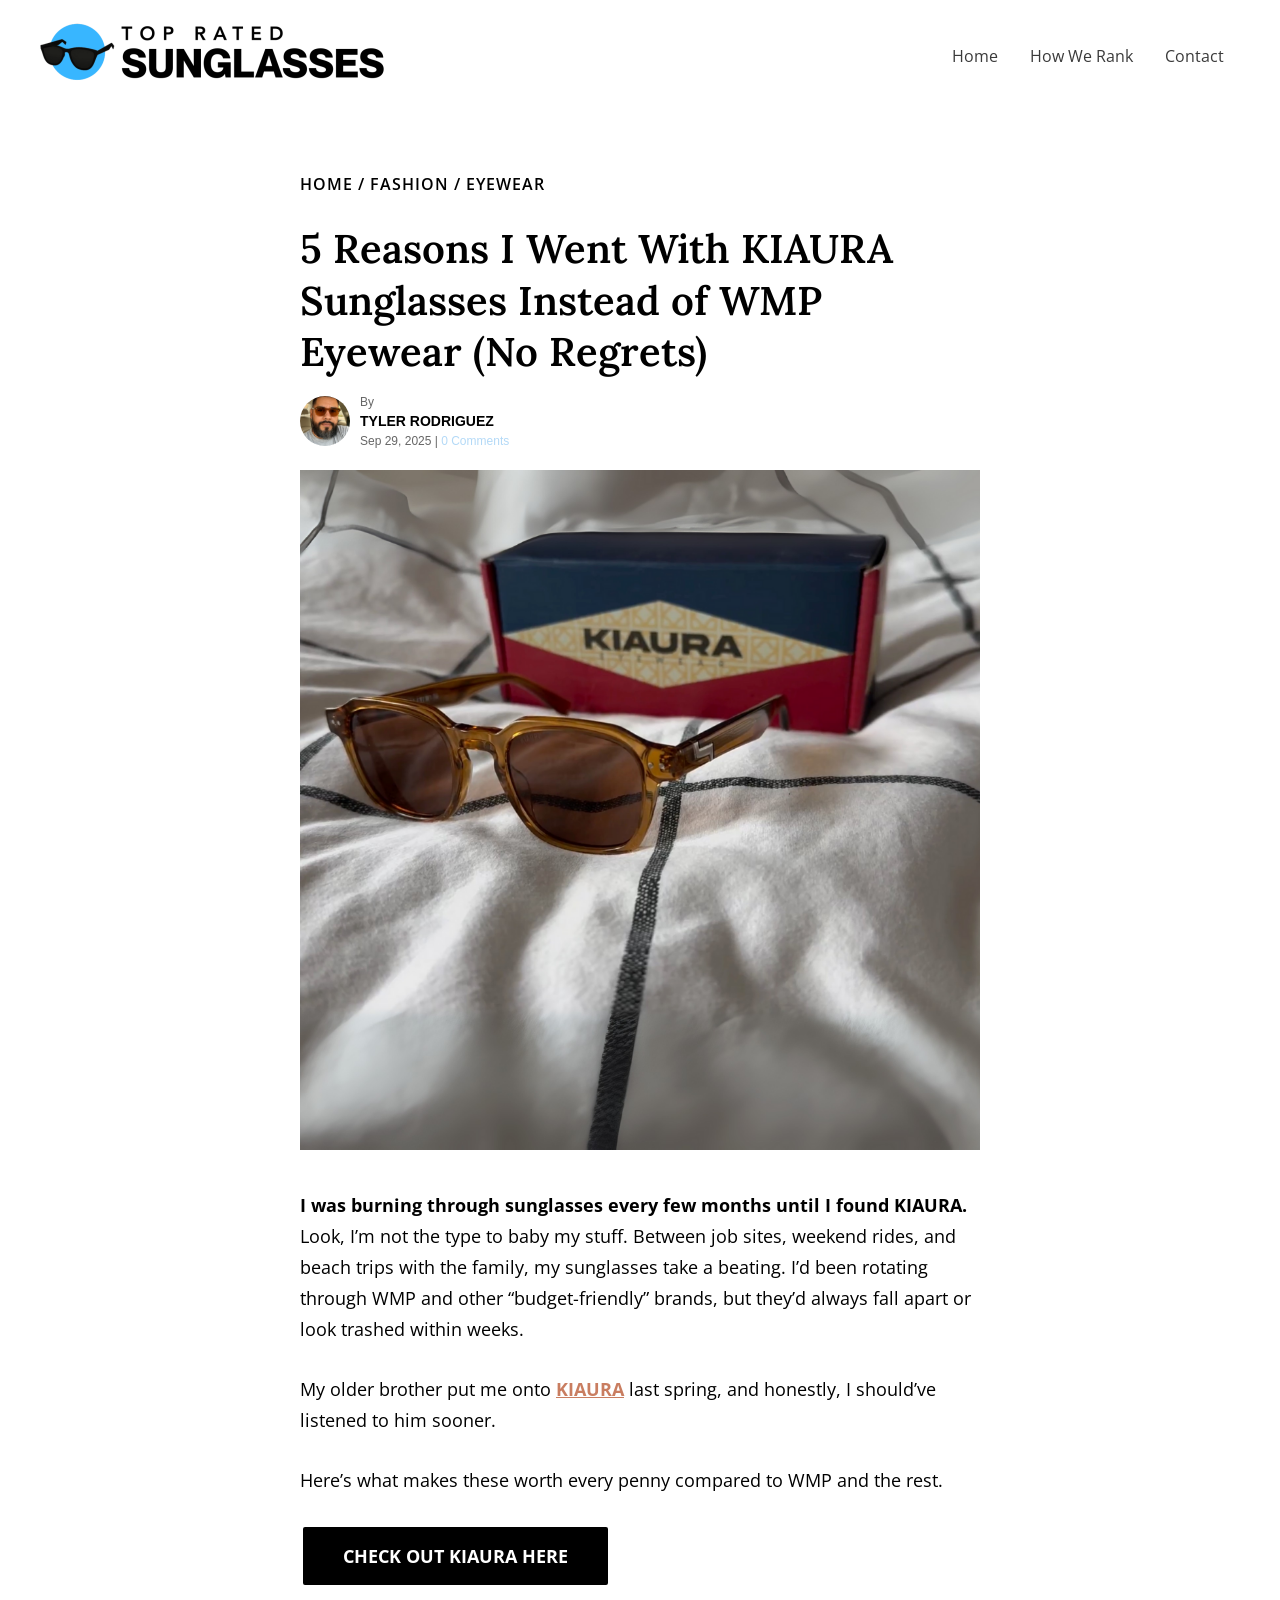
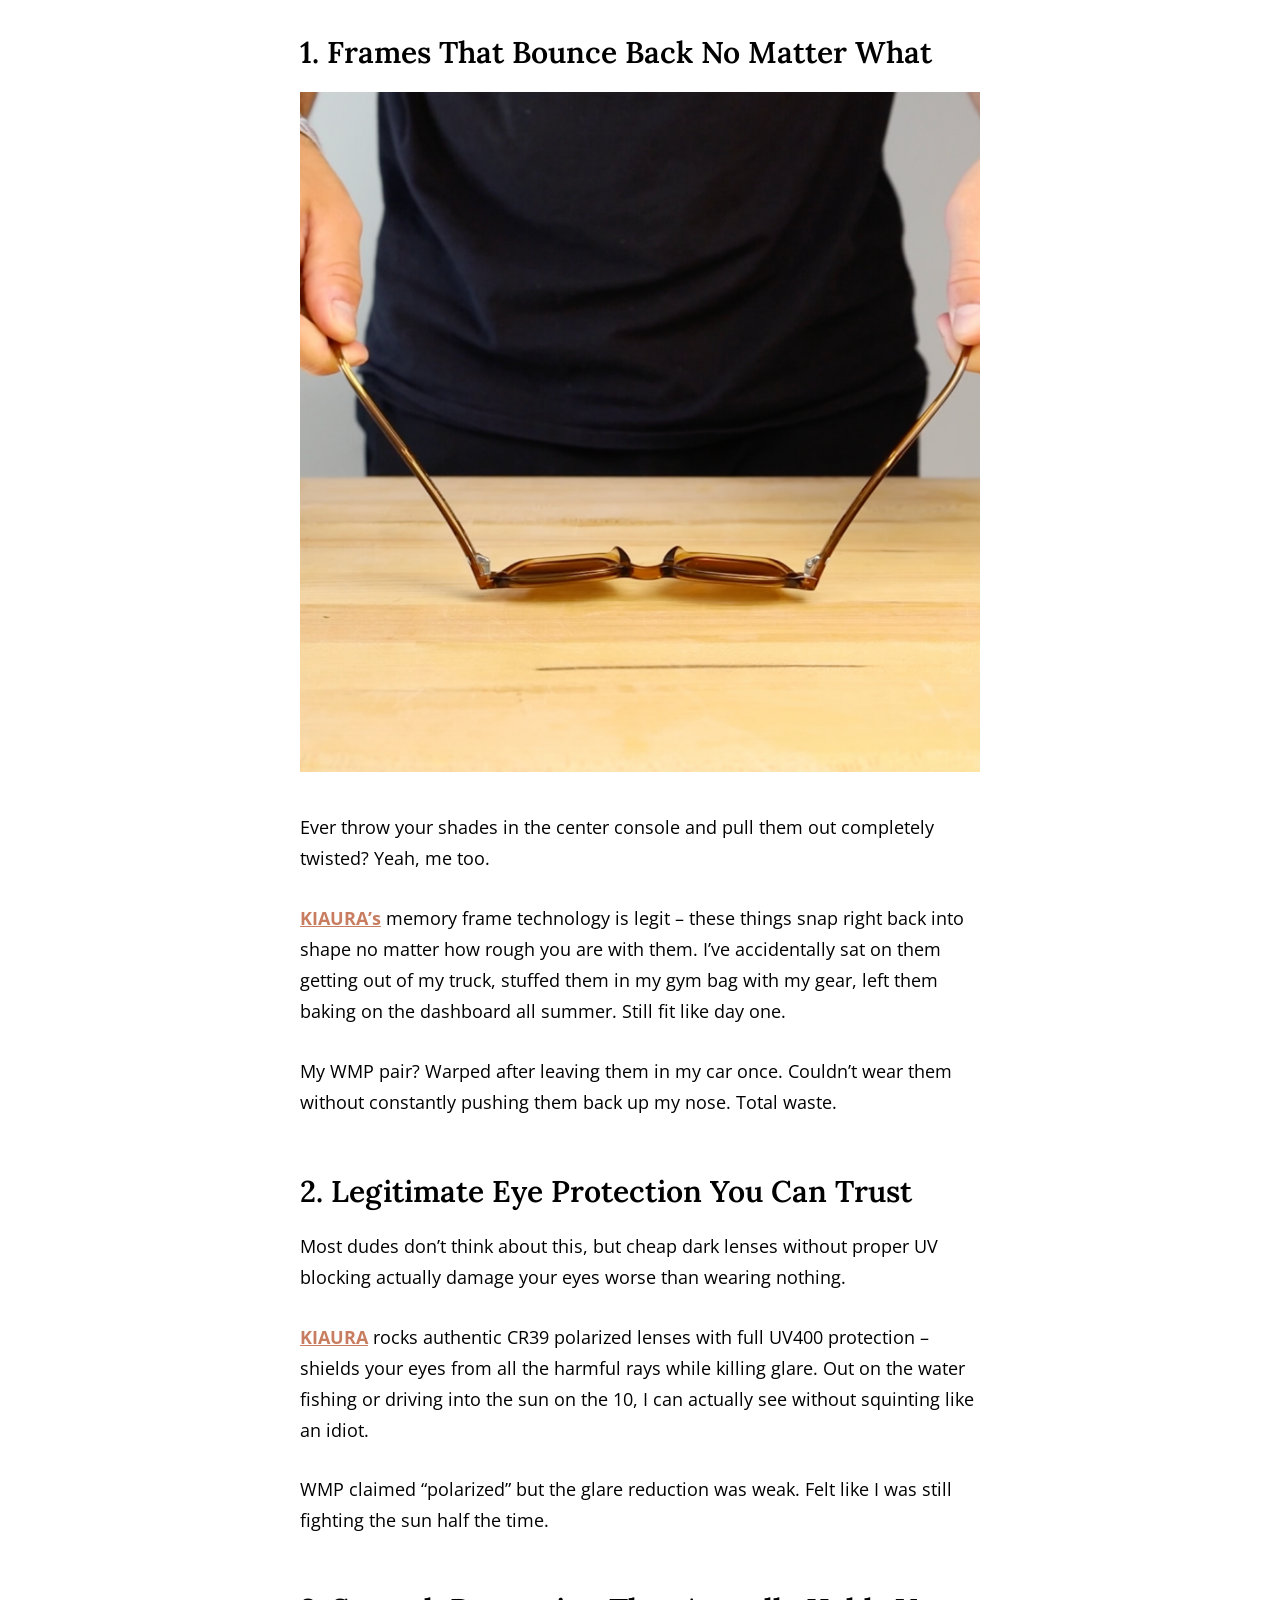
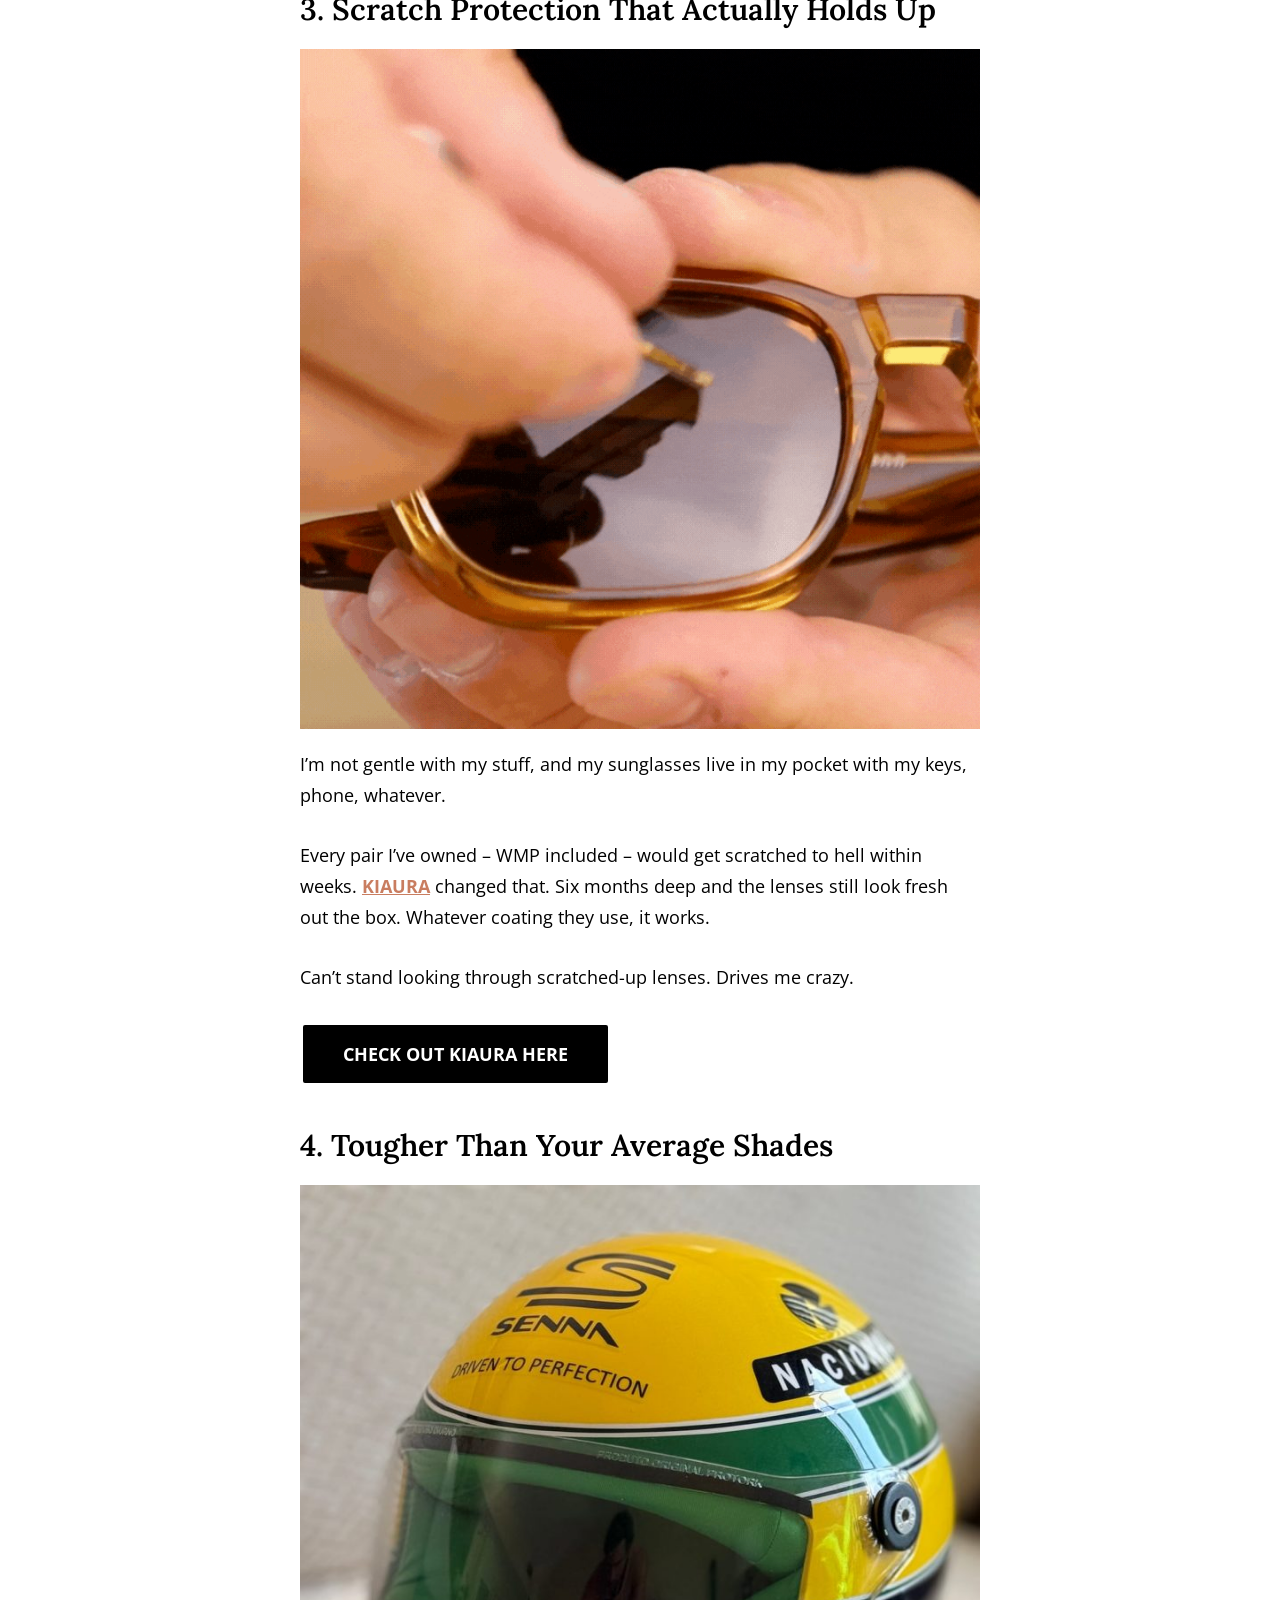
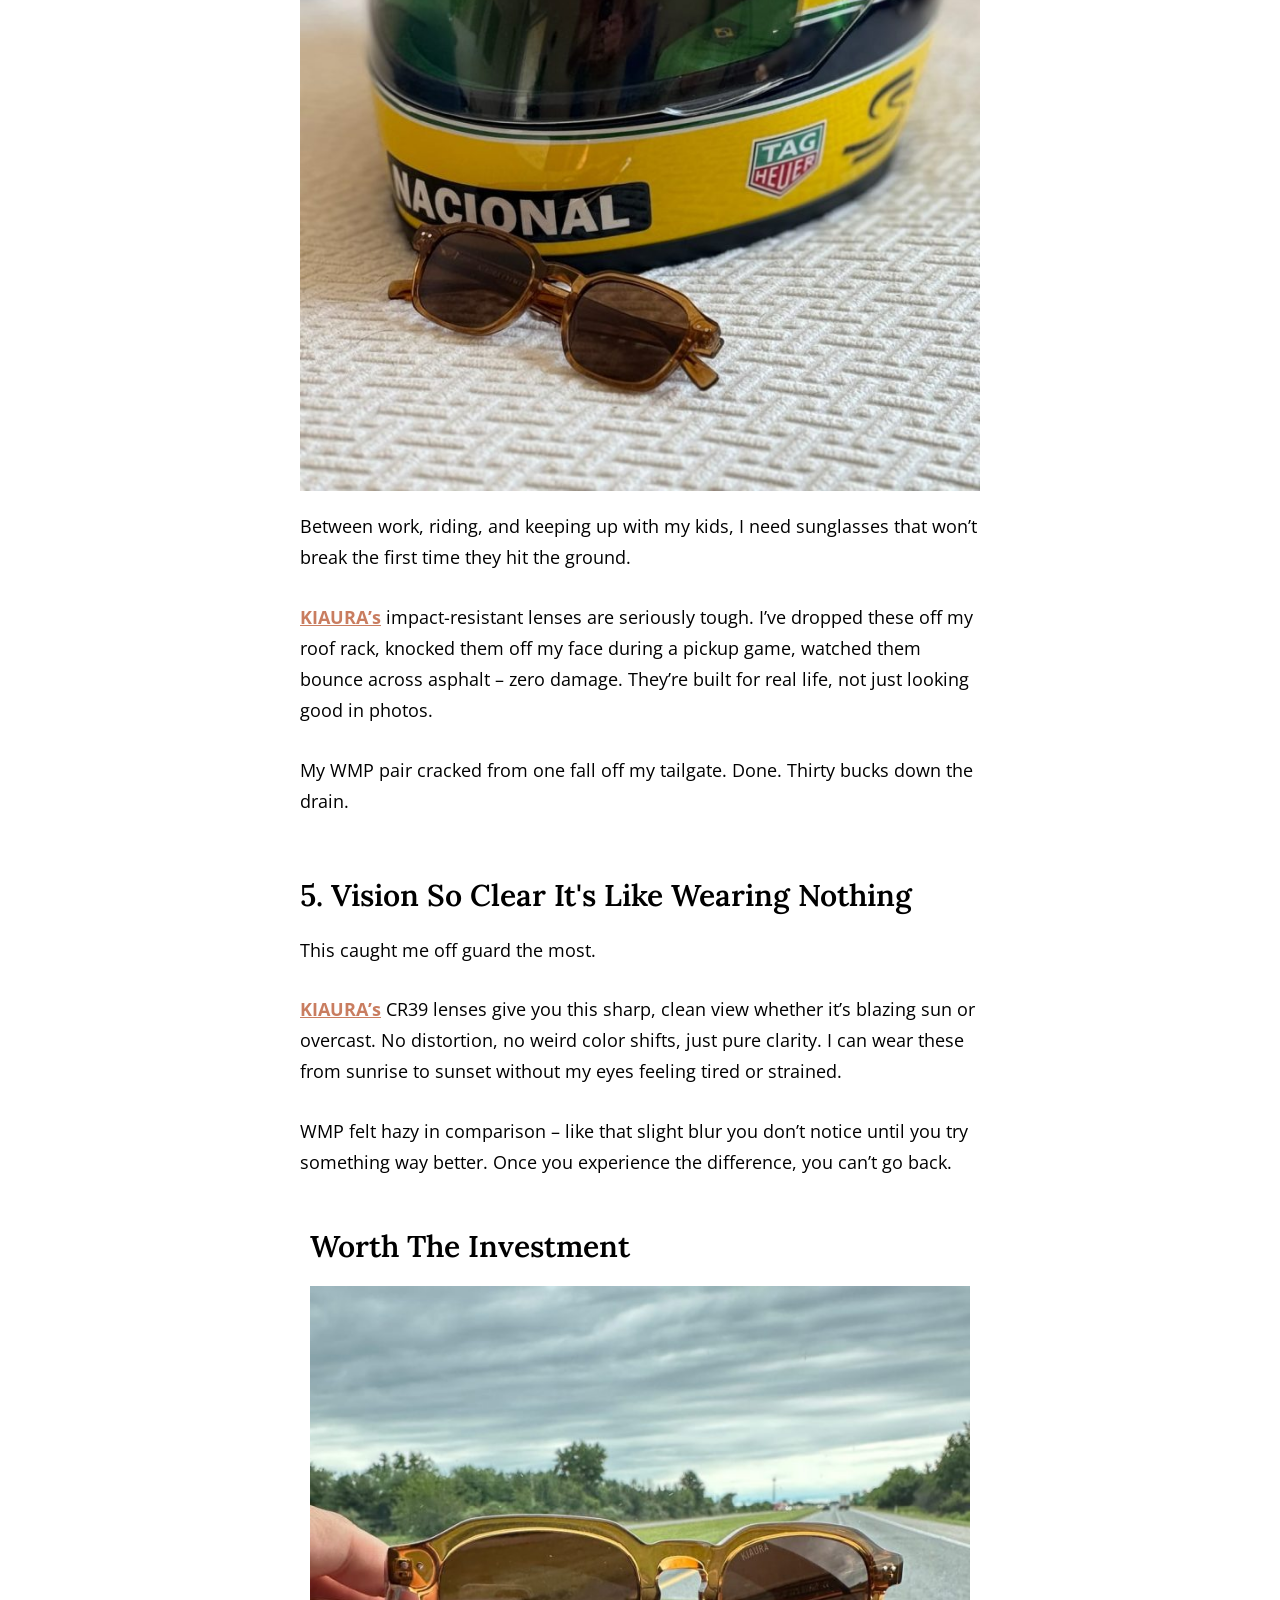
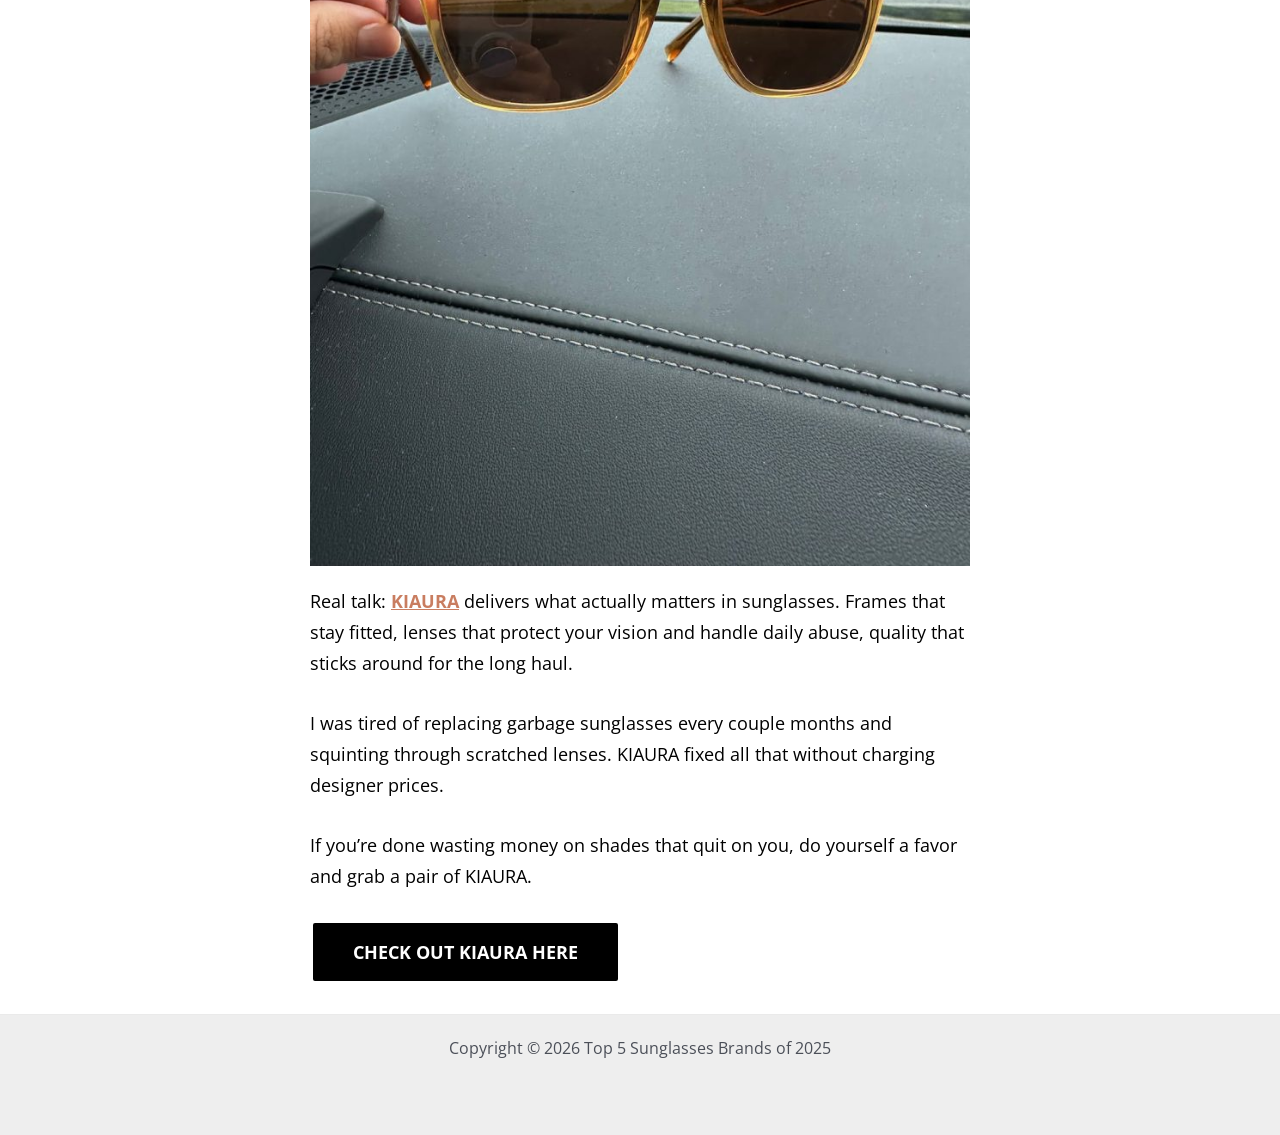
<file: why-i-choose-kiaura/index.html>
<!DOCTYPE html>
<html lang="en-US" prefix="og: https://ogp.me/ns#">
<head>
<meta charset="UTF-8">
<meta name="viewport" content="width=device-width, initial-scale=1">
	 <link rel="profile" href="https://gmpg.org/xfn/11"> 
	 
<!-- Search Engine Optimization by Rank Math - https://rankmath.com/ -->
<title>Why I choose KIAURA  | Top 5 Sunglasses Brands of 2025</title>
<meta name="description" content="Home / Fashion / Eyewear"/>
<meta name="robots" content="follow, index, max-snippet:-1, max-video-preview:-1, max-image-preview:large"/>
<link rel="canonical" href="index.html" />
<meta property="og:locale" content="en_US" />
<meta property="og:type" content="article" />
<meta property="og:title" content="Why I choose KIAURA  | Top 5 Sunglasses Brands of 2025" />
<meta property="og:description" content="Home / Fashion / Eyewear" />
<meta property="og:url" content="https://topratedsunglasses.com/why-i-choose-kiaura/" />
<meta property="og:site_name" content="Top Rated Sunglasses" />
<meta property="og:updated_time" content="2025-10-02T06:26:40+00:00" />
<meta property="og:image" content="https://topratedsunglasses.com/wp-content/uploads/2025/10/Tyler-Rodriguez-Author-e1759314049379.png" />
<meta property="og:image:secure_url" content="https://topratedsunglasses.com/wp-content/uploads/2025/10/Tyler-Rodriguez-Author-e1759314049379.png" />
<meta property="og:image:width" content="1011" />
<meta property="og:image:height" content="1516" />
<meta property="og:image:alt" content="Why I choose KIAURA " />
<meta property="og:image:type" content="image/png" />
<meta property="article:published_time" content="2025-09-30T07:59:25+00:00" />
<meta property="article:modified_time" content="2025-10-02T06:26:40+00:00" />
<meta name="twitter:card" content="summary_large_image" />
<meta name="twitter:title" content="Why I choose KIAURA  | Top 5 Sunglasses Brands of 2025" />
<meta name="twitter:description" content="Home / Fashion / Eyewear" />
<meta name="twitter:image" content="https://topratedsunglasses.com/wp-content/uploads/2025/10/Tyler-Rodriguez-Author-e1759314049379.png" />
<meta name="twitter:label1" content="Time to read" />
<meta name="twitter:data1" content="3 minutes" />
<script type="application/ld+json" class="rank-math-schema">{"@context":"https://schema.org","@graph":[{"@type":["NewsMediaOrganization","Organization"],"@id":"https://topratedsunglasses.com/#organization","name":"Top Rated Sunglasses","url":"https://topratedsunglasses.com","logo":{"@type":"ImageObject","@id":"https://topratedsunglasses.com/#logo","url":"https://topratedsunglasses.com/wp-content/uploads/2025/06/Top-1-KIAURA-v3-1.png","contentUrl":"https://topratedsunglasses.com/wp-content/uploads/2025/06/Top-1-KIAURA-v3-1.png","caption":"Top Rated Sunglasses","inLanguage":"en-US","width":"1000","height":"800"}},{"@type":"WebSite","@id":"https://topratedsunglasses.com/#website","url":"https://topratedsunglasses.com","name":"Top Rated Sunglasses","alternateName":"Top Rated Sunglasses","publisher":{"@id":"https://topratedsunglasses.com/#organization"},"inLanguage":"en-US"},{"@type":"ImageObject","@id":"https://topratedsunglasses.com/wp-content/uploads/2025/10/KIAURA_Advert_Image01.png","url":"https://topratedsunglasses.com/wp-content/uploads/2025/10/KIAURA_Advert_Image01.png","width":"200","height":"200","inLanguage":"en-US"},{"@type":"BreadcrumbList","@id":"https://topratedsunglasses.com/why-i-choose-kiaura/#breadcrumb","itemListElement":[{"@type":"ListItem","position":"1","item":{"@id":"https://topratedsunglasses.com","name":"Home"}},{"@type":"ListItem","position":"2","item":{"@id":"https://topratedsunglasses.com/why-i-choose-kiaura/","name":"Why I choose KIAURA\u00a0"}}]},{"@type":"WebPage","@id":"https://topratedsunglasses.com/why-i-choose-kiaura/#webpage","url":"https://topratedsunglasses.com/why-i-choose-kiaura/","name":"Why I choose KIAURA\u00a0 | Top 5 Sunglasses Brands of 2025","datePublished":"2025-09-30T07:59:25+00:00","dateModified":"2025-10-02T06:26:40+00:00","isPartOf":{"@id":"https://topratedsunglasses.com/#website"},"primaryImageOfPage":{"@id":"https://topratedsunglasses.com/wp-content/uploads/2025/10/KIAURA_Advert_Image01.png"},"inLanguage":"en-US","breadcrumb":{"@id":"https://topratedsunglasses.com/why-i-choose-kiaura/#breadcrumb"}},{"@type":"Person","@id":"https://topratedsunglasses.com/why-i-choose-kiaura/#author","name":"TMG_Jamil","image":{"@type":"ImageObject","@id":"https://secure.gravatar.com/avatar/3a781652034e2b5ac46ea85be50891a63c2689ae7b3e24b20b842d207f5447f3?s=96&amp;d=mm&amp;r=g","url":"https://secure.gravatar.com/avatar/3a781652034e2b5ac46ea85be50891a63c2689ae7b3e24b20b842d207f5447f3?s=96&amp;d=mm&amp;r=g","caption":"TMG_Jamil","inLanguage":"en-US"},"worksFor":{"@id":"https://topratedsunglasses.com/#organization"}},{"@type":"Article","headline":"Why I choose KIAURA\u00a0 | Top 5 Sunglasses Brands of 2025","datePublished":"2025-09-30T07:59:25+00:00","dateModified":"2025-10-02T06:26:40+00:00","author":{"@id":"https://topratedsunglasses.com/why-i-choose-kiaura/#author","name":"TMG_Jamil"},"publisher":{"@id":"https://topratedsunglasses.com/#organization"},"description":"Home / Fashion / Eyewear","name":"Why I choose KIAURA\u00a0 | Top 5 Sunglasses Brands of 2025","@id":"https://topratedsunglasses.com/why-i-choose-kiaura/#richSnippet","isPartOf":{"@id":"https://topratedsunglasses.com/why-i-choose-kiaura/#webpage"},"image":{"@id":"https://topratedsunglasses.com/wp-content/uploads/2025/10/KIAURA_Advert_Image01.png"},"inLanguage":"en-US","mainEntityOfPage":{"@id":"https://topratedsunglasses.com/why-i-choose-kiaura/#webpage"}}]}</script>
<!-- /Rank Math WordPress SEO plugin -->

<link rel='dns-prefetch' href='https://fonts.googleapis.com/' />
<link rel="alternate" type="application/rss+xml" title="Top 5 Sunglasses Brands of 2025 &raquo; Feed" href="https://topratedsunglasses.com/feed/" />
<link rel="alternate" type="application/rss+xml" title="Top 5 Sunglasses Brands of 2025 &raquo; Comments Feed" href="https://topratedsunglasses.com/comments/feed/" />
<style id="wp-img-auto-sizes-contain-inline-css">
img:is([sizes=auto i],[sizes^="auto," i]){contain-intrinsic-size:3000px 1500px}
/*# sourceURL=wp-img-auto-sizes-contain-inline-css */
</style>

<link rel='stylesheet' id='astra-theme-css-css' href='../wp-content/themes/astra/assets/css/minified/main.min.css@ver=4.6.5.css' media='all' />
<style id="astra-theme-css-inline-css">
:root{--ast-container-default-xlg-padding:2.5em;--ast-container-default-lg-padding:2.5em;--ast-container-default-slg-padding:2em;--ast-container-default-md-padding:2.5em;--ast-container-default-sm-padding:2.5em;--ast-container-default-xs-padding:2.4em;--ast-container-default-xxs-padding:1.8em;--ast-code-block-background:#ECEFF3;--ast-comment-inputs-background:#F9FAFB;--ast-normal-container-width:1200px;--ast-narrow-container-width:750px;--ast-blog-title-font-weight:600;--ast-blog-meta-weight:600;}html{font-size:100%;}a{color:#c97d60;}a:hover,a:focus{color:var(--ast-global-color-1);}body,button,input,select,textarea,.ast-button,.ast-custom-button{font-family:'Open Sans',sans-serif;font-weight:400;font-size:16px;font-size:1rem;line-height:var(--ast-body-line-height,1.65em);}blockquote{color:var(--ast-global-color-3);}h1,.entry-content h1,h2,.entry-content h2,h3,.entry-content h3,h4,.entry-content h4,h5,.entry-content h5,h6,.entry-content h6,.site-title,.site-title a{font-family:'Playfair Display',serif;font-weight:600;}.site-title{font-size:35px;font-size:2.1875rem;display:none;}header .custom-logo-link img{max-width:350px;}.astra-logo-svg{width:350px;}.site-header .site-description{font-size:15px;font-size:0.9375rem;display:none;}.entry-title{font-size:20px;font-size:1.25rem;}.ast-blog-single-element.ast-taxonomy-container a{font-size:14px;font-size:0.875rem;}.ast-blog-meta-container{font-size:13px;font-size:0.8125rem;}.archive .ast-article-post .ast-article-inner,.blog .ast-article-post .ast-article-inner,.archive .ast-article-post .ast-article-inner:hover,.blog .ast-article-post .ast-article-inner:hover{border-top-left-radius:6px;border-top-right-radius:6px;border-bottom-right-radius:6px;border-bottom-left-radius:6px;overflow:hidden;}h1,.entry-content h1{font-size:54px;font-size:3.375rem;font-weight:600;font-family:'Playfair Display',serif;}h2,.entry-content h2{font-size:42px;font-size:2.625rem;font-weight:600;font-family:'Playfair Display',serif;}h3,.entry-content h3{font-size:36px;font-size:2.25rem;font-weight:600;font-family:'Playfair Display',serif;}h4,.entry-content h4{font-size:25px;font-size:1.5625rem;font-weight:600;font-family:'Playfair Display',serif;}h5,.entry-content h5{font-size:20px;font-size:1.25rem;font-weight:600;font-family:'Playfair Display',serif;}h6,.entry-content h6{font-size:15px;font-size:0.9375rem;font-weight:600;font-family:'Playfair Display',serif;}::selection{background-color:#c97d60;color:#000000;}body,h1,.entry-title a,.entry-content h1,h2,.entry-content h2,h3,.entry-content h3,h4,.entry-content h4,h5,.entry-content h5,h6,.entry-content h6{color:var(--ast-global-color-3);}.tagcloud a:hover,.tagcloud a:focus,.tagcloud a.current-item{color:#000000;border-color:#c97d60;background-color:#c97d60;}input:focus,input[type="text"]:focus,input[type="email"]:focus,input[type="url"]:focus,input[type="password"]:focus,input[type="reset"]:focus,input[type="search"]:focus,textarea:focus{border-color:#c97d60;}input[type="radio"]:checked,input[type=reset],input[type="checkbox"]:checked,input[type="checkbox"]:hover:checked,input[type="checkbox"]:focus:checked,input[type=range]::-webkit-slider-thumb{border-color:#c97d60;background-color:#c97d60;box-shadow:none;}.site-footer a:hover + .post-count,.site-footer a:focus + .post-count{background:#c97d60;border-color:#c97d60;}.single .nav-links .nav-previous,.single .nav-links .nav-next{color:#c97d60;}.entry-meta,.entry-meta *{line-height:1.45;color:#c97d60;font-weight:600;}.entry-meta a:not(.ast-button):hover,.entry-meta a:not(.ast-button):hover *,.entry-meta a:not(.ast-button):focus,.entry-meta a:not(.ast-button):focus *,.page-links > .page-link,.page-links .page-link:hover,.post-navigation a:hover{color:var(--ast-global-color-1);}#cat option,.secondary .calendar_wrap thead a,.secondary .calendar_wrap thead a:visited{color:#c97d60;}.secondary .calendar_wrap #today,.ast-progress-val span{background:#c97d60;}.secondary a:hover + .post-count,.secondary a:focus + .post-count{background:#c97d60;border-color:#c97d60;}.calendar_wrap #today > a{color:#000000;}.page-links .page-link,.single .post-navigation a{color:var(--ast-global-color-3);}.ast-search-menu-icon .search-form button.search-submit{padding:0 4px;}.ast-search-menu-icon form.search-form{padding-right:0;}.ast-search-menu-icon.slide-search input.search-field{width:0;}.ast-header-search .ast-search-menu-icon.ast-dropdown-active .search-form,.ast-header-search .ast-search-menu-icon.ast-dropdown-active .search-field:focus{transition:all 0.2s;}.search-form input.search-field:focus{outline:none;}.ast-search-menu-icon .search-form button.search-submit:focus,.ast-theme-transparent-header .ast-header-search .ast-dropdown-active .ast-icon,.ast-theme-transparent-header .ast-inline-search .search-field:focus .ast-icon{color:var(--ast-global-color-1);}.ast-header-search .slide-search .search-form{border:2px solid var(--ast-global-color-0);}.ast-header-search .slide-search .search-field{background-color:#fff;}.ast-archive-title{color:var(--ast-global-color-2);}.widget-title,.widget .wp-block-heading{font-size:22px;font-size:1.375rem;color:var(--ast-global-color-2);}.ast-single-post .entry-content a,.ast-comment-content a:not(.ast-comment-edit-reply-wrap a){text-decoration:underline;}.ast-single-post .elementor-button-wrapper .elementor-button,.ast-single-post .entry-content .uagb-tab a,.ast-single-post .entry-content .uagb-ifb-cta a,.ast-single-post .entry-content .uabb-module-content a,.ast-single-post .entry-content .uagb-post-grid a,.ast-single-post .entry-content .uagb-timeline a,.ast-single-post .entry-content .uagb-toc__wrap a,.ast-single-post .entry-content .uagb-taxomony-box a,.ast-single-post .entry-content .woocommerce a,.entry-content .wp-block-latest-posts > li > a,.ast-single-post .entry-content .wp-block-file__button,li.ast-post-filter-single,.ast-single-post .ast-comment-content .comment-reply-link,.ast-single-post .ast-comment-content .comment-edit-link{text-decoration:none;}.ast-search-menu-icon.slide-search a:focus-visible:focus-visible,.astra-search-icon:focus-visible,#close:focus-visible,a:focus-visible,.ast-menu-toggle:focus-visible,.site .skip-link:focus-visible,.wp-block-loginout input:focus-visible,.wp-block-search.wp-block-search__button-inside .wp-block-search__inside-wrapper,.ast-header-navigation-arrow:focus-visible,.woocommerce .wc-proceed-to-checkout > .checkout-button:focus-visible,.woocommerce .woocommerce-MyAccount-navigation ul li a:focus-visible,.ast-orders-table__row .ast-orders-table__cell:focus-visible,.woocommerce .woocommerce-order-details .order-again > .button:focus-visible,.woocommerce .woocommerce-message a.button.wc-forward:focus-visible,.woocommerce #minus_qty:focus-visible,.woocommerce #plus_qty:focus-visible,a#ast-apply-coupon:focus-visible,.woocommerce .woocommerce-info a:focus-visible,.woocommerce .astra-shop-summary-wrap a:focus-visible,.woocommerce a.wc-forward:focus-visible,#ast-apply-coupon:focus-visible,.woocommerce-js .woocommerce-mini-cart-item a.remove:focus-visible,#close:focus-visible,.button.search-submit:focus-visible,#search_submit:focus,.normal-search:focus-visible{outline-style:dotted;outline-color:inherit;outline-width:thin;}input:focus,input[type="text"]:focus,input[type="email"]:focus,input[type="url"]:focus,input[type="password"]:focus,input[type="reset"]:focus,input[type="search"]:focus,input[type="number"]:focus,textarea:focus,.wp-block-search__input:focus,[data-section="section-header-mobile-trigger"] .ast-button-wrap .ast-mobile-menu-trigger-minimal:focus,.ast-mobile-popup-drawer.active .menu-toggle-close:focus,.woocommerce-ordering select.orderby:focus,#ast-scroll-top:focus,#coupon_code:focus,.woocommerce-page #comment:focus,.woocommerce #reviews #respond input#submit:focus,.woocommerce a.add_to_cart_button:focus,.woocommerce .button.single_add_to_cart_button:focus,.woocommerce .woocommerce-cart-form button:focus,.woocommerce .woocommerce-cart-form__cart-item .quantity .qty:focus,.woocommerce .woocommerce-billing-fields .woocommerce-billing-fields__field-wrapper .woocommerce-input-wrapper > .input-text:focus,.woocommerce #order_comments:focus,.woocommerce #place_order:focus,.woocommerce .woocommerce-address-fields .woocommerce-address-fields__field-wrapper .woocommerce-input-wrapper > .input-text:focus,.woocommerce .woocommerce-MyAccount-content form button:focus,.woocommerce .woocommerce-MyAccount-content .woocommerce-EditAccountForm .woocommerce-form-row .woocommerce-Input.input-text:focus,.woocommerce .ast-woocommerce-container .woocommerce-pagination ul.page-numbers li a:focus,body #content .woocommerce form .form-row .select2-container--default .select2-selection--single:focus,#ast-coupon-code:focus,.woocommerce.woocommerce-js .quantity input[type=number]:focus,.woocommerce-js .woocommerce-mini-cart-item .quantity input[type=number]:focus,.woocommerce p#ast-coupon-trigger:focus{border-style:dotted;border-color:inherit;border-width:thin;}input{outline:none;}.ast-logo-title-inline .site-logo-img{padding-right:1em;}.site-logo-img img{ transition:all 0.2s linear;}body .ast-oembed-container *{position:absolute;top:0;width:100%;height:100%;left:0;}body .wp-block-embed-pocket-casts .ast-oembed-container *{position:unset;}.ast-single-post-featured-section + article {margin-top: 2em;}.site-content .ast-single-post-featured-section img {width: 100%;overflow: hidden;object-fit: cover;}.ast-separate-container .site-content .ast-single-post-featured-section + article {margin-top: -80px;z-index: 9;position: relative;border-radius: 4px;}@media (min-width: 922px) {.ast-no-sidebar .site-content .ast-article-image-container--wide {margin-left: -120px;margin-right: -120px;max-width: unset;width: unset;}.ast-left-sidebar .site-content .ast-article-image-container--wide,.ast-right-sidebar .site-content .ast-article-image-container--wide {margin-left: -10px;margin-right: -10px;}.site-content .ast-article-image-container--full {margin-left: calc( -50vw + 50%);margin-right: calc( -50vw + 50%);max-width: 100vw;width: 100vw;}.ast-left-sidebar .site-content .ast-article-image-container--full,.ast-right-sidebar .site-content .ast-article-image-container--full {margin-left: -10px;margin-right: -10px;max-width: inherit;width: auto;}}.site > .ast-single-related-posts-container {margin-top: 0;}@media (min-width: 922px) {.ast-desktop .ast-container--narrow {max-width: var(--ast-narrow-container-width);margin: 0 auto;}}.ast-page-builder-template .hentry {margin: 0;}.ast-page-builder-template .site-content > .ast-container {max-width: 100%;padding: 0;}.ast-page-builder-template .site .site-content #primary {padding: 0;margin: 0;}.ast-page-builder-template .no-results {text-align: center;margin: 4em auto;}.ast-page-builder-template .ast-pagination {padding: 2em;}.ast-page-builder-template .entry-header.ast-no-title.ast-no-thumbnail {margin-top: 0;}.ast-page-builder-template .entry-header.ast-header-without-markup {margin-top: 0;margin-bottom: 0;}.ast-page-builder-template .entry-header.ast-no-title.ast-no-meta {margin-bottom: 0;}.ast-page-builder-template.single .post-navigation {padding-bottom: 2em;}.ast-page-builder-template.single-post .site-content > .ast-container {max-width: 100%;}.ast-page-builder-template .entry-header {margin-top: 2em;margin-left: auto;margin-right: auto;}.ast-page-builder-template .ast-archive-description {margin: 2em auto 0;padding-left: 20px;padding-right: 20px;}.ast-page-builder-template .ast-row {margin-left: 0;margin-right: 0;}.single.ast-page-builder-template .entry-header + .entry-content {margin-bottom: 2em;}@media(min-width: 921px) {.ast-page-builder-template.archive.ast-right-sidebar .ast-row article,.ast-page-builder-template.archive.ast-left-sidebar .ast-row article {padding-left: 0;padding-right: 0;}}input[type="text"],input[type="number"],input[type="email"],input[type="url"],input[type="password"],input[type="search"],input[type=reset],input[type=tel],input[type=date],select,textarea{font-size:16px;font-style:normal;font-weight:400;line-height:24px;width:100%;padding:12px 16px;border-radius:4px;box-shadow:0px 1px 2px 0px rgba(0,0,0,0.05);color:var(--ast-form-input-text,#475569);}input[type="text"],input[type="number"],input[type="email"],input[type="url"],input[type="password"],input[type="search"],input[type=reset],input[type=tel],input[type=date],select{height:40px;}input[type="date"]{border-width:1px;border-style:solid;border-color:var(--ast-border-color);}input[type="text"]:focus,input[type="number"]:focus,input[type="email"]:focus,input[type="url"]:focus,input[type="password"]:focus,input[type="search"]:focus,input[type=reset]:focus,input[type="tel"]:focus,input[type="date"]:focus,select:focus,textarea:focus{border-color:#046BD2;box-shadow:none;outline:none;color:var(--ast-form-input-focus-text,#475569);}label,legend{color:#111827;font-size:14px;font-style:normal;font-weight:500;line-height:20px;}select{padding:6px 10px;}fieldset{padding:30px;border-radius:4px;}button,.ast-button,.button,input[type="button"],input[type="reset"],input[type="submit"]{border-radius:4px;box-shadow:0px 1px 2px 0px rgba(0,0,0,0.05);}:root{--ast-comment-inputs-background:#FFF;}::placeholder{color:var(--ast-form-field-color,#9CA3AF);}::-ms-input-placeholder{color:var(--ast-form-field-color,#9CA3AF);}@media (max-width:921px){#ast-desktop-header{display:none;}}@media (min-width:922px){#ast-mobile-header{display:none;}}.wp-block-buttons.aligncenter{justify-content:center;}@media (max-width:921px){.ast-theme-transparent-header #primary,.ast-theme-transparent-header #secondary{padding:0;}}@media (max-width:921px){.ast-plain-container.ast-no-sidebar #primary{padding:0;}}.ast-plain-container.ast-no-sidebar #primary{margin-top:0;margin-bottom:0;}.wp-block-button.is-style-outline .wp-block-button__link{border-color:#537ea2;border-top-width:0px;border-right-width:0px;border-bottom-width:0px;border-left-width:0px;}div.wp-block-button.is-style-outline > .wp-block-button__link:not(.has-text-color),div.wp-block-button.wp-block-button__link.is-style-outline:not(.has-text-color){color:#537ea2;}.wp-block-button.is-style-outline .wp-block-button__link:hover,.wp-block-buttons .wp-block-button.is-style-outline .wp-block-button__link:focus,.wp-block-buttons .wp-block-button.is-style-outline > .wp-block-button__link:not(.has-text-color):hover,.wp-block-buttons .wp-block-button.wp-block-button__link.is-style-outline:not(.has-text-color):hover{color:var(--ast-global-color-5);background-color:#2fca9e;border-color:#2fca9e;}.post-page-numbers.current .page-link,.ast-pagination .page-numbers.current{color:#000000;border-color:#c97d60;background-color:#c97d60;}.wp-block-button.is-style-outline .wp-block-button__link{border-top-width:0px;border-right-width:0px;border-bottom-width:0px;border-left-width:0px;}.wp-block-buttons .wp-block-button.is-style-outline .wp-block-button__link.wp-element-button,.ast-outline-button,.wp-block-uagb-buttons-child .uagb-buttons-repeater.ast-outline-button{border-color:var(--ast-global-color-7);font-family:inherit;font-weight:600;font-size:20px;font-size:1.25rem;line-height:1em;padding-top:20px;padding-right:40px;padding-bottom:20px;padding-left:40px;border-top-left-radius:50px;border-top-right-radius:50px;border-bottom-right-radius:50px;border-bottom-left-radius:50px;}.wp-block-buttons .wp-block-button.is-style-outline > .wp-block-button__link:not(.has-text-color),.wp-block-buttons .wp-block-button.wp-block-button__link.is-style-outline:not(.has-text-color),.ast-outline-button{color:var(--ast-global-color-2);}.wp-block-button.is-style-outline .wp-block-button__link:hover,.wp-block-buttons .wp-block-button.is-style-outline .wp-block-button__link:focus,.wp-block-buttons .wp-block-button.is-style-outline > .wp-block-button__link:not(.has-text-color):hover,.wp-block-buttons .wp-block-button.wp-block-button__link.is-style-outline:not(.has-text-color):hover,.ast-outline-button:hover,.ast-outline-button:focus,.wp-block-uagb-buttons-child .uagb-buttons-repeater.ast-outline-button:hover,.wp-block-uagb-buttons-child .uagb-buttons-repeater.ast-outline-button:focus{color:var(--ast-global-color-2);background-color:var(--ast-global-color-7);border-color:#2fca9e;}.ast-single-post .entry-content a.ast-outline-button,.ast-single-post .entry-content .is-style-outline>.wp-block-button__link{text-decoration:none;}.wp-block-button .wp-block-button__link.wp-element-button.is-style-outline:not(.has-background),.wp-block-button.is-style-outline>.wp-block-button__link.wp-element-button:not(.has-background),.ast-outline-button{background-color:var(--ast-global-color-7);}.uagb-buttons-repeater.ast-outline-button{border-radius:9999px;}@media (max-width:921px){.wp-block-buttons .wp-block-button.is-style-outline .wp-block-button__link.wp-element-button,.ast-outline-button,.wp-block-uagb-buttons-child .uagb-buttons-repeater.ast-outline-button{padding-top:18px;padding-right:32px;padding-bottom:18px;padding-left:32px;}}@media (max-width:544px){.wp-block-buttons .wp-block-button.is-style-outline .wp-block-button__link.wp-element-button,.ast-outline-button,.wp-block-uagb-buttons-child .uagb-buttons-repeater.ast-outline-button{padding-top:15px;padding-right:28px;padding-bottom:15px;padding-left:28px;}}.entry-content[ast-blocks-layout] > figure{margin-bottom:1em;}h1.widget-title{font-weight:600;}h2.widget-title{font-weight:600;}h3.widget-title{font-weight:600;}#page{display:flex;flex-direction:column;min-height:100vh;}.ast-404-layout-1 h1.page-title{color:var(--ast-global-color-2);}.single .post-navigation a{line-height:1em;height:inherit;}.error-404 .page-sub-title{font-size:1.5rem;font-weight:inherit;}.search .site-content .content-area .search-form{margin-bottom:0;}#page .site-content{flex-grow:1;}.widget{margin-bottom:1.25em;}#secondary li{line-height:1.5em;}#secondary .wp-block-group h2{margin-bottom:0.7em;}#secondary h2{font-size:1.7rem;}.ast-separate-container .ast-article-post,.ast-separate-container .ast-article-single,.ast-separate-container .comment-respond{padding:3em;}.ast-separate-container .ast-article-single .ast-article-single{padding:0;}.ast-article-single .wp-block-post-template-is-layout-grid{padding-left:0;}.ast-separate-container .comments-title,.ast-narrow-container .comments-title{padding:1.5em 2em;}.ast-page-builder-template .comment-form-textarea,.ast-comment-formwrap .ast-grid-common-col{padding:0;}.ast-comment-formwrap{padding:0;display:inline-flex;column-gap:20px;width:100%;margin-left:0;margin-right:0;}.comments-area textarea#comment:focus,.comments-area textarea#comment:active,.comments-area .ast-comment-formwrap input[type="text"]:focus,.comments-area .ast-comment-formwrap input[type="text"]:active {box-shadow:none;outline:none;}.archive.ast-page-builder-template .entry-header{margin-top:2em;}.ast-page-builder-template .ast-comment-formwrap{width:100%;}.entry-title{margin-bottom:0.6em;}.ast-archive-description p{font-size:inherit;font-weight:inherit;line-height:inherit;}.ast-separate-container .ast-comment-list li.depth-1,.hentry{margin-bottom:1.5em;}.site-content section.ast-archive-description{margin-bottom:2em;}@media (min-width:921px){.ast-left-sidebar.ast-page-builder-template #secondary,.archive.ast-right-sidebar.ast-page-builder-template .site-main{padding-left:20px;padding-right:20px;}}@media (max-width:544px){.ast-comment-formwrap.ast-row{column-gap:10px;display:inline-block;}#ast-commentform .ast-grid-common-col{position:relative;width:100%;}}@media (min-width:1201px){.ast-separate-container .ast-article-post,.ast-separate-container .ast-article-single,.ast-separate-container .ast-author-box,.ast-separate-container .ast-404-layout-1,.ast-separate-container .no-results{padding:3em;}}@media (max-width:921px){.ast-separate-container #primary,.ast-separate-container #secondary{padding:1.5em 0;}#primary,#secondary{padding:1.5em 0;margin:0;}.ast-left-sidebar #content > .ast-container{display:flex;flex-direction:column-reverse;width:100%;}}@media (min-width:922px){.ast-separate-container.ast-right-sidebar #primary,.ast-separate-container.ast-left-sidebar #primary{border:0;}.search-no-results.ast-separate-container #primary{margin-bottom:4em;}}.wp-block-button .wp-block-button__link{color:var(--ast-global-color-5);}.wp-block-button .wp-block-button__link:hover,.wp-block-button .wp-block-button__link:focus{color:var(--ast-global-color-5);background-color:#2fca9e;border-color:#2fca9e;}.wp-block-button .wp-block-button__link,.wp-block-search .wp-block-search__button,body .wp-block-file .wp-block-file__button{border-style:solid;border-top-width:0px;border-right-width:0px;border-left-width:0px;border-bottom-width:0px;border-color:#537ea2;background-color:#537ea2;color:var(--ast-global-color-5);font-family:inherit;font-weight:600;line-height:1em;font-size:20px;font-size:1.25rem;border-top-left-radius:3px;border-top-right-radius:3px;border-bottom-right-radius:3px;border-bottom-left-radius:3px;padding-top:10px;padding-right:20px;padding-bottom:10px;padding-left:20px;}.ast-single-post .entry-content .wp-block-button .wp-block-button__link,.ast-single-post .entry-content .wp-block-search .wp-block-search__button,body .entry-content .wp-block-file .wp-block-file__button{text-decoration:none;}.menu-toggle,button,.ast-button,.ast-custom-button,.button,input#submit,input[type="button"],input[type="submit"],input[type="reset"],#comments .submit,.search .search-submit,form[CLASS*="wp-block-search__"].wp-block-search .wp-block-search__inside-wrapper .wp-block-search__button,body .wp-block-file .wp-block-file__button,.search .search-submit,.woocommerce-js a.button,.woocommerce button.button,.woocommerce .woocommerce-message a.button,.woocommerce #respond input#submit.alt,.woocommerce input.button.alt,.woocommerce input.button,.woocommerce input.button:disabled,.woocommerce input.button:disabled[disabled],.woocommerce input.button:disabled:hover,.woocommerce input.button:disabled[disabled]:hover,.woocommerce #respond input#submit,.woocommerce button.button.alt.disabled,.wc-block-grid__products .wc-block-grid__product .wp-block-button__link,.wc-block-grid__product-onsale,[CLASS*="wc-block"] button,.woocommerce-js .astra-cart-drawer .astra-cart-drawer-content .woocommerce-mini-cart__buttons .button:not(.checkout):not(.ast-continue-shopping),.woocommerce-js .astra-cart-drawer .astra-cart-drawer-content .woocommerce-mini-cart__buttons a.checkout,.woocommerce button.button.alt.disabled.wc-variation-selection-needed,[CLASS*="wc-block"] .wc-block-components-button{border-style:solid;border-top-width:0px;border-right-width:0px;border-left-width:0px;border-bottom-width:0px;color:var(--ast-global-color-5);border-color:#537ea2;background-color:#537ea2;padding-top:10px;padding-right:20px;padding-bottom:10px;padding-left:20px;font-family:inherit;font-weight:600;font-size:20px;font-size:1.25rem;line-height:1em;border-top-left-radius:3px;border-top-right-radius:3px;border-bottom-right-radius:3px;border-bottom-left-radius:3px;}button:focus,.menu-toggle:hover,button:hover,.ast-button:hover,.ast-custom-button:hover .button:hover,.ast-custom-button:hover ,input[type=reset]:hover,input[type=reset]:focus,input#submit:hover,input#submit:focus,input[type="button"]:hover,input[type="button"]:focus,input[type="submit"]:hover,input[type="submit"]:focus,form[CLASS*="wp-block-search__"].wp-block-search .wp-block-search__inside-wrapper .wp-block-search__button:hover,form[CLASS*="wp-block-search__"].wp-block-search .wp-block-search__inside-wrapper .wp-block-search__button:focus,body .wp-block-file .wp-block-file__button:hover,body .wp-block-file .wp-block-file__button:focus,.woocommerce-js a.button:hover,.woocommerce button.button:hover,.woocommerce .woocommerce-message a.button:hover,.woocommerce #respond input#submit:hover,.woocommerce #respond input#submit.alt:hover,.woocommerce input.button.alt:hover,.woocommerce input.button:hover,.woocommerce button.button.alt.disabled:hover,.wc-block-grid__products .wc-block-grid__product .wp-block-button__link:hover,[CLASS*="wc-block"] button:hover,.woocommerce-js .astra-cart-drawer .astra-cart-drawer-content .woocommerce-mini-cart__buttons .button:not(.checkout):not(.ast-continue-shopping):hover,.woocommerce-js .astra-cart-drawer .astra-cart-drawer-content .woocommerce-mini-cart__buttons a.checkout:hover,.woocommerce button.button.alt.disabled.wc-variation-selection-needed:hover,[CLASS*="wc-block"] .wc-block-components-button:hover,[CLASS*="wc-block"] .wc-block-components-button:focus{color:var(--ast-global-color-5);background-color:#2fca9e;border-color:#2fca9e;}form[CLASS*="wp-block-search__"].wp-block-search .wp-block-search__inside-wrapper .wp-block-search__button.has-icon{padding-top:calc(10px - 3px);padding-right:calc(20px - 3px);padding-bottom:calc(10px - 3px);padding-left:calc(20px - 3px);}@media (max-width:921px){.ast-mobile-header-stack .main-header-bar .ast-search-menu-icon{display:inline-block;}.ast-header-break-point.ast-header-custom-item-outside .ast-mobile-header-stack .main-header-bar .ast-search-icon{margin:0;}.ast-comment-avatar-wrap img{max-width:2.5em;}.ast-comment-meta{padding:0 1.8888em 1.3333em;}}@media (min-width:544px){.ast-container{max-width:100%;}}@media (max-width:544px){.ast-separate-container .ast-article-post,.ast-separate-container .ast-article-single,.ast-separate-container .comments-title,.ast-separate-container .ast-archive-description{padding:1.5em 1em;}.ast-separate-container #content .ast-container{padding-left:0.54em;padding-right:0.54em;}.ast-separate-container .ast-comment-list .bypostauthor{padding:.5em;}.ast-search-menu-icon.ast-dropdown-active .search-field{width:170px;}}@media (max-width:921px){.widget-title{font-size:22px;font-size:1.375rem;}body,button,input,select,textarea,.ast-button,.ast-custom-button{font-size:16px;font-size:1rem;}#secondary,#secondary button,#secondary input,#secondary select,#secondary textarea{font-size:16px;font-size:1rem;}.site-title{display:none;}.site-header .site-description{display:none;}h1,.entry-content h1{font-size:45px;}h2,.entry-content h2{font-size:32px;}h3,.entry-content h3{font-size:26px;}h4,.entry-content h4{font-size:22px;font-size:1.375rem;}h5,.entry-content h5{font-size:18px;font-size:1.125rem;}h6,.entry-content h6{font-size:15px;font-size:0.9375rem;}.astra-logo-svg{width:150px;}header .custom-logo-link img,.ast-header-break-point .site-logo-img .custom-mobile-logo-link img{max-width:150px;}}@media (max-width:544px){.widget-title{font-size:22px;font-size:1.375rem;}body,button,input,select,textarea,.ast-button,.ast-custom-button{font-size:16px;font-size:1rem;}#secondary,#secondary button,#secondary input,#secondary select,#secondary textarea{font-size:16px;font-size:1rem;}.site-title{display:none;}.site-header .site-description{display:none;}h1,.entry-content h1{font-size:32px;}h2,.entry-content h2{font-size:28px;}h3,.entry-content h3{font-size:22px;}h4,.entry-content h4{font-size:20px;font-size:1.25rem;}h5,.entry-content h5{font-size:20px;font-size:1.25rem;}h6,.entry-content h6{font-size:15px;font-size:0.9375rem;}header .custom-logo-link img,.ast-header-break-point .site-branding img,.ast-header-break-point .custom-logo-link img{max-width:150px;}.astra-logo-svg{width:150px;}.ast-header-break-point .site-logo-img .custom-mobile-logo-link img{max-width:150px;}}@media (max-width:544px){html{font-size:100%;}}@media (min-width:922px){.ast-container{max-width:1240px;}}@media (min-width:922px){.site-content .ast-container{display:flex;}}@media (max-width:921px){.site-content .ast-container{flex-direction:column;}}@media (min-width:922px){.main-header-menu .sub-menu .menu-item.ast-left-align-sub-menu:hover > .sub-menu,.main-header-menu .sub-menu .menu-item.ast-left-align-sub-menu.focus > .sub-menu{margin-left:-0px;}}.entry-content li > p{margin-bottom:0;}.site .comments-area{padding-bottom:2em;margin-top:2em;}.wp-block-file {display: flex;align-items: center;flex-wrap: wrap;justify-content: space-between;}.wp-block-pullquote {border: none;}.wp-block-pullquote blockquote::before {content: "\201D";font-family: "Helvetica",sans-serif;display: flex;transform: rotate( 180deg );font-size: 6rem;font-style: normal;line-height: 1;font-weight: bold;align-items: center;justify-content: center;}.has-text-align-right > blockquote::before {justify-content: flex-start;}.has-text-align-left > blockquote::before {justify-content: flex-end;}figure.wp-block-pullquote.is-style-solid-color blockquote {max-width: 100%;text-align: inherit;}html body {--wp--custom--ast-default-block-top-padding: 100px;--wp--custom--ast-default-block-right-padding: 80px;--wp--custom--ast-default-block-bottom-padding: 100px;--wp--custom--ast-default-block-left-padding: 80px;--wp--custom--ast-container-width: 1200px;--wp--custom--ast-content-width-size: 1200px;--wp--custom--ast-wide-width-size: calc(1200px + var(--wp--custom--ast-default-block-left-padding) + var(--wp--custom--ast-default-block-right-padding));}.ast-narrow-container {--wp--custom--ast-content-width-size: 750px;--wp--custom--ast-wide-width-size: 750px;}@media(max-width: 921px) {html body {--wp--custom--ast-default-block-top-padding: 50px;--wp--custom--ast-default-block-right-padding: 50px;--wp--custom--ast-default-block-bottom-padding: 50px;--wp--custom--ast-default-block-left-padding: 50px;}}@media(max-width: 544px) {html body {--wp--custom--ast-default-block-top-padding: 50px;--wp--custom--ast-default-block-right-padding: 30px;--wp--custom--ast-default-block-bottom-padding: 50px;--wp--custom--ast-default-block-left-padding: 30px;}}.entry-content > .wp-block-group,.entry-content > .wp-block-cover,.entry-content > .wp-block-columns {padding-top: var(--wp--custom--ast-default-block-top-padding);padding-right: var(--wp--custom--ast-default-block-right-padding);padding-bottom: var(--wp--custom--ast-default-block-bottom-padding);padding-left: var(--wp--custom--ast-default-block-left-padding);}.ast-plain-container.ast-no-sidebar .entry-content > .alignfull,.ast-page-builder-template .ast-no-sidebar .entry-content > .alignfull {margin-left: calc( -50vw + 50%);margin-right: calc( -50vw + 50%);max-width: 100vw;width: 100vw;}.ast-plain-container.ast-no-sidebar .entry-content .alignfull .alignfull,.ast-page-builder-template.ast-no-sidebar .entry-content .alignfull .alignfull,.ast-plain-container.ast-no-sidebar .entry-content .alignfull .alignwide,.ast-page-builder-template.ast-no-sidebar .entry-content .alignfull .alignwide,.ast-plain-container.ast-no-sidebar .entry-content .alignwide .alignfull,.ast-page-builder-template.ast-no-sidebar .entry-content .alignwide .alignfull,.ast-plain-container.ast-no-sidebar .entry-content .alignwide .alignwide,.ast-page-builder-template.ast-no-sidebar .entry-content .alignwide .alignwide,.ast-plain-container.ast-no-sidebar .entry-content .wp-block-column .alignfull,.ast-page-builder-template.ast-no-sidebar .entry-content .wp-block-column .alignfull,.ast-plain-container.ast-no-sidebar .entry-content .wp-block-column .alignwide,.ast-page-builder-template.ast-no-sidebar .entry-content .wp-block-column .alignwide {margin-left: auto;margin-right: auto;width: 100%;}[ast-blocks-layout] .wp-block-separator:not(.is-style-dots) {height: 0;}[ast-blocks-layout] .wp-block-separator {margin: 20px auto;}[ast-blocks-layout] .wp-block-separator:not(.is-style-wide):not(.is-style-dots) {max-width: 100px;}[ast-blocks-layout] .wp-block-separator.has-background {padding: 0;}.entry-content[ast-blocks-layout] > * {max-width: var(--wp--custom--ast-content-width-size);margin-left: auto;margin-right: auto;}.entry-content[ast-blocks-layout] > .alignwide {max-width: var(--wp--custom--ast-wide-width-size);}.entry-content[ast-blocks-layout] .alignfull {max-width: none;}.entry-content .wp-block-columns {margin-bottom: 0;}blockquote {margin: 1.5em;border-color: rgba(0,0,0,0.05);}.wp-block-quote:not(.has-text-align-right):not(.has-text-align-center) {border-left: 5px solid rgba(0,0,0,0.05);}.has-text-align-right > blockquote,blockquote.has-text-align-right {border-right: 5px solid rgba(0,0,0,0.05);}.has-text-align-left > blockquote,blockquote.has-text-align-left {border-left: 5px solid rgba(0,0,0,0.05);}.wp-block-site-tagline,.wp-block-latest-posts .read-more {margin-top: 15px;}.wp-block-loginout p label {display: block;}.wp-block-loginout p:not(.login-remember):not(.login-submit) input {width: 100%;}.wp-block-loginout input:focus {border-color: transparent;}.wp-block-loginout input:focus {outline: thin dotted;}.entry-content .wp-block-media-text .wp-block-media-text__content {padding: 0 0 0 8%;}.entry-content .wp-block-media-text.has-media-on-the-right .wp-block-media-text__content {padding: 0 8% 0 0;}.entry-content .wp-block-media-text.has-background .wp-block-media-text__content {padding: 8%;}.entry-content .wp-block-cover:not([class*="background-color"]) .wp-block-cover__inner-container,.entry-content .wp-block-cover:not([class*="background-color"]) .wp-block-cover-image-text,.entry-content .wp-block-cover:not([class*="background-color"]) .wp-block-cover-text,.entry-content .wp-block-cover-image:not([class*="background-color"]) .wp-block-cover__inner-container,.entry-content .wp-block-cover-image:not([class*="background-color"]) .wp-block-cover-image-text,.entry-content .wp-block-cover-image:not([class*="background-color"]) .wp-block-cover-text {color: var(--ast-global-color-5);}.wp-block-loginout .login-remember input {width: 1.1rem;height: 1.1rem;margin: 0 5px 4px 0;vertical-align: middle;}.wp-block-latest-posts > li > *:first-child,.wp-block-latest-posts:not(.is-grid) > li:first-child {margin-top: 0;}.wp-block-search__inside-wrapper .wp-block-search__input {padding: 0 10px;color: var(--ast-global-color-3);background: var(--ast-global-color-5);border-color: var(--ast-border-color);}.wp-block-latest-posts .read-more {margin-bottom: 1.5em;}.wp-block-search__no-button .wp-block-search__inside-wrapper .wp-block-search__input {padding-top: 5px;padding-bottom: 5px;}.wp-block-latest-posts .wp-block-latest-posts__post-date,.wp-block-latest-posts .wp-block-latest-posts__post-author {font-size: 1rem;}.wp-block-latest-posts > li > *,.wp-block-latest-posts:not(.is-grid) > li {margin-top: 12px;margin-bottom: 12px;}.ast-page-builder-template .entry-content[ast-blocks-layout] > *,.ast-page-builder-template .entry-content[ast-blocks-layout] > .alignfull > * {max-width: none;}.ast-page-builder-template .entry-content[ast-blocks-layout] > .alignwide > * {max-width: var(--wp--custom--ast-wide-width-size);}.ast-page-builder-template .entry-content[ast-blocks-layout] > .inherit-container-width > *,.ast-page-builder-template .entry-content[ast-blocks-layout] > * > *,.entry-content[ast-blocks-layout] > .wp-block-cover .wp-block-cover__inner-container {max-width: var(--wp--custom--ast-content-width-size);margin-left: auto;margin-right: auto;}.entry-content[ast-blocks-layout] .wp-block-cover:not(.alignleft):not(.alignright) {width: auto;}@media(max-width: 1200px) {.ast-separate-container .entry-content > .alignfull,.ast-separate-container .entry-content[ast-blocks-layout] > .alignwide,.ast-plain-container .entry-content[ast-blocks-layout] > .alignwide,.ast-plain-container .entry-content .alignfull {margin-left: calc(-1 * min(var(--ast-container-default-xlg-padding),20px)) ;margin-right: calc(-1 * min(var(--ast-container-default-xlg-padding),20px));}}@media(min-width: 1201px) {.ast-separate-container .entry-content > .alignfull {margin-left: calc(-1 * var(--ast-container-default-xlg-padding) );margin-right: calc(-1 * var(--ast-container-default-xlg-padding) );}.ast-separate-container .entry-content[ast-blocks-layout] > .alignwide,.ast-plain-container .entry-content[ast-blocks-layout] > .alignwide {margin-left: calc(-1 * var(--wp--custom--ast-default-block-left-padding) );margin-right: calc(-1 * var(--wp--custom--ast-default-block-right-padding) );}}@media(min-width: 921px) {.ast-separate-container .entry-content .wp-block-group.alignwide:not(.inherit-container-width) > :where(:not(.alignleft):not(.alignright)),.ast-plain-container .entry-content .wp-block-group.alignwide:not(.inherit-container-width) > :where(:not(.alignleft):not(.alignright)) {max-width: calc( var(--wp--custom--ast-content-width-size) + 80px );}.ast-plain-container.ast-right-sidebar .entry-content[ast-blocks-layout] .alignfull,.ast-plain-container.ast-left-sidebar .entry-content[ast-blocks-layout] .alignfull {margin-left: -60px;margin-right: -60px;}}@media(min-width: 544px) {.entry-content > .alignleft {margin-right: 20px;}.entry-content > .alignright {margin-left: 20px;}}@media (max-width:544px){.wp-block-columns .wp-block-column:not(:last-child){margin-bottom:20px;}.wp-block-latest-posts{margin:0;}}@media( max-width: 600px ) {.entry-content .wp-block-media-text .wp-block-media-text__content,.entry-content .wp-block-media-text.has-media-on-the-right .wp-block-media-text__content {padding: 8% 0 0;}.entry-content .wp-block-media-text.has-background .wp-block-media-text__content {padding: 8%;}}.ast-narrow-container .site-content .wp-block-uagb-image--align-full .wp-block-uagb-image__figure {max-width: 100%;margin-left: auto;margin-right: auto;}.entry-content ul,.entry-content ol {padding: revert;margin: revert;padding-left: 20px;}:root .has-ast-global-color-0-color{color:var(--ast-global-color-0);}:root .has-ast-global-color-0-background-color{background-color:var(--ast-global-color-0);}:root .wp-block-button .has-ast-global-color-0-color{color:var(--ast-global-color-0);}:root .wp-block-button .has-ast-global-color-0-background-color{background-color:var(--ast-global-color-0);}:root .has-ast-global-color-1-color{color:var(--ast-global-color-1);}:root .has-ast-global-color-1-background-color{background-color:var(--ast-global-color-1);}:root .wp-block-button .has-ast-global-color-1-color{color:var(--ast-global-color-1);}:root .wp-block-button .has-ast-global-color-1-background-color{background-color:var(--ast-global-color-1);}:root .has-ast-global-color-2-color{color:var(--ast-global-color-2);}:root .has-ast-global-color-2-background-color{background-color:var(--ast-global-color-2);}:root .wp-block-button .has-ast-global-color-2-color{color:var(--ast-global-color-2);}:root .wp-block-button .has-ast-global-color-2-background-color{background-color:var(--ast-global-color-2);}:root .has-ast-global-color-3-color{color:var(--ast-global-color-3);}:root .has-ast-global-color-3-background-color{background-color:var(--ast-global-color-3);}:root .wp-block-button .has-ast-global-color-3-color{color:var(--ast-global-color-3);}:root .wp-block-button .has-ast-global-color-3-background-color{background-color:var(--ast-global-color-3);}:root .has-ast-global-color-4-color{color:var(--ast-global-color-4);}:root .has-ast-global-color-4-background-color{background-color:var(--ast-global-color-4);}:root .wp-block-button .has-ast-global-color-4-color{color:var(--ast-global-color-4);}:root .wp-block-button .has-ast-global-color-4-background-color{background-color:var(--ast-global-color-4);}:root .has-ast-global-color-5-color{color:var(--ast-global-color-5);}:root .has-ast-global-color-5-background-color{background-color:var(--ast-global-color-5);}:root .wp-block-button .has-ast-global-color-5-color{color:var(--ast-global-color-5);}:root .wp-block-button .has-ast-global-color-5-background-color{background-color:var(--ast-global-color-5);}:root .has-ast-global-color-6-color{color:var(--ast-global-color-6);}:root .has-ast-global-color-6-background-color{background-color:var(--ast-global-color-6);}:root .wp-block-button .has-ast-global-color-6-color{color:var(--ast-global-color-6);}:root .wp-block-button .has-ast-global-color-6-background-color{background-color:var(--ast-global-color-6);}:root .has-ast-global-color-7-color{color:var(--ast-global-color-7);}:root .has-ast-global-color-7-background-color{background-color:var(--ast-global-color-7);}:root .wp-block-button .has-ast-global-color-7-color{color:var(--ast-global-color-7);}:root .wp-block-button .has-ast-global-color-7-background-color{background-color:var(--ast-global-color-7);}:root .has-ast-global-color-8-color{color:var(--ast-global-color-8);}:root .has-ast-global-color-8-background-color{background-color:var(--ast-global-color-8);}:root .wp-block-button .has-ast-global-color-8-color{color:var(--ast-global-color-8);}:root .wp-block-button .has-ast-global-color-8-background-color{background-color:var(--ast-global-color-8);}:root{--ast-global-color-0:#2c3e50;--ast-global-color-1:#3a3a3a;--ast-global-color-2:#3a3a3a;--ast-global-color-3:#4B4F58;--ast-global-color-4:#F5F5F5;--ast-global-color-5:#FFFFFF;--ast-global-color-6:#F2F5F7;--ast-global-color-7:#424242;--ast-global-color-8:#000000;}:root {--ast-border-color : var(--ast-global-color-6);}.ast-single-entry-banner {-js-display: flex;display: flex;flex-direction: column;justify-content: center;text-align: center;position: relative;background: #eeeeee;}.ast-single-entry-banner[data-banner-layout="layout-1"] {max-width: 1200px;background: inherit;padding: 20px 0;}.ast-single-entry-banner[data-banner-width-type="custom"] {margin: 0 auto;width: 100%;}.ast-single-entry-banner + .site-content .entry-header {margin-bottom: 0;}.site .ast-author-avatar {--ast-author-avatar-size: ;}a.ast-underline-text {text-decoration: underline;}.ast-container > .ast-terms-link {position: relative;display: block;}a.ast-button.ast-badge-tax {padding: 4px 8px;border-radius: 3px;font-size: inherit;}header.entry-header .entry-title{font-weight:600;font-size:32px;font-size:2rem;}header.entry-header > *:not(:last-child){margin-bottom:10px;}header.entry-header .post-thumb-img-content{text-align:center;}header.entry-header .post-thumb img,.ast-single-post-featured-section.post-thumb img{aspect-ratio:16/9;width:100%;height:100%;}.ast-archive-entry-banner {-js-display: flex;display: flex;flex-direction: column;justify-content: center;text-align: center;position: relative;background: #eeeeee;}.ast-archive-entry-banner[data-banner-width-type="custom"] {margin: 0 auto;width: 100%;}.ast-archive-entry-banner[data-banner-layout="layout-1"] {background: inherit;padding: 20px 0;text-align: left;}body.archive .ast-archive-description{max-width:1200px;width:100%;text-align:left;padding-top:3em;padding-right:3em;padding-bottom:3em;padding-left:3em;}body.archive .ast-archive-description .ast-archive-title,body.archive .ast-archive-description .ast-archive-title *{font-weight:600;font-size:32px;font-size:2rem;}body.archive .ast-archive-description > *:not(:last-child){margin-bottom:10px;}@media (max-width:921px){body.archive .ast-archive-description{text-align:left;}}@media (max-width:544px){body.archive .ast-archive-description{text-align:left;}}.ast-breadcrumbs .trail-browse,.ast-breadcrumbs .trail-items,.ast-breadcrumbs .trail-items li{display:inline-block;margin:0;padding:0;border:none;background:inherit;text-indent:0;text-decoration:none;}.ast-breadcrumbs .trail-browse{font-size:inherit;font-style:inherit;font-weight:inherit;color:inherit;}.ast-breadcrumbs .trail-items{list-style:none;}.trail-items li::after{padding:0 0.3em;content:"\00bb";}.trail-items li:last-of-type::after{display:none;}h1,.entry-content h1,h2,.entry-content h2,h3,.entry-content h3,h4,.entry-content h4,h5,.entry-content h5,h6,.entry-content h6{color:var(--ast-global-color-2);}.entry-title a{color:var(--ast-global-color-2);}@media (max-width:921px){.ast-builder-grid-row-container.ast-builder-grid-row-tablet-3-firstrow .ast-builder-grid-row > *:first-child,.ast-builder-grid-row-container.ast-builder-grid-row-tablet-3-lastrow .ast-builder-grid-row > *:last-child{grid-column:1 / -1;}}@media (max-width:544px){.ast-builder-grid-row-container.ast-builder-grid-row-mobile-3-firstrow .ast-builder-grid-row > *:first-child,.ast-builder-grid-row-container.ast-builder-grid-row-mobile-3-lastrow .ast-builder-grid-row > *:last-child{grid-column:1 / -1;}}.ast-builder-layout-element[data-section="title_tagline"]{display:flex;}@media (max-width:921px){.ast-header-break-point .ast-builder-layout-element[data-section="title_tagline"]{display:flex;}}@media (max-width:544px){.ast-header-break-point .ast-builder-layout-element[data-section="title_tagline"]{display:flex;}}.ast-builder-menu-1{font-family:inherit;font-weight:inherit;}.ast-builder-menu-1 .menu-item > .menu-link{color:var(--ast-global-color-1);}.ast-builder-menu-1 .menu-item > .ast-menu-toggle{color:var(--ast-global-color-1);}.ast-builder-menu-1 .menu-item:hover > .menu-link,.ast-builder-menu-1 .inline-on-mobile .menu-item:hover > .ast-menu-toggle{color:var(--ast-global-color-1);}.ast-builder-menu-1 .menu-item:hover > .ast-menu-toggle{color:var(--ast-global-color-1);}.ast-builder-menu-1 .menu-item.current-menu-item > .menu-link,.ast-builder-menu-1 .inline-on-mobile .menu-item.current-menu-item > .ast-menu-toggle,.ast-builder-menu-1 .current-menu-ancestor > .menu-link{color:var(--ast-global-color-1);}.ast-builder-menu-1 .menu-item.current-menu-item > .ast-menu-toggle{color:var(--ast-global-color-1);}.ast-builder-menu-1 .sub-menu,.ast-builder-menu-1 .inline-on-mobile .sub-menu{border-top-width:2px;border-bottom-width:0px;border-right-width:0px;border-left-width:0px;border-color:#c97d60;border-style:solid;}.ast-builder-menu-1 .main-header-menu > .menu-item > .sub-menu,.ast-builder-menu-1 .main-header-menu > .menu-item > .astra-full-megamenu-wrapper{margin-top:0px;}.ast-desktop .ast-builder-menu-1 .main-header-menu > .menu-item > .sub-menu:before,.ast-desktop .ast-builder-menu-1 .main-header-menu > .menu-item > .astra-full-megamenu-wrapper:before{height:calc( 0px + 5px );}.ast-desktop .ast-builder-menu-1 .menu-item .sub-menu .menu-link{border-style:none;}@media (max-width:921px){.ast-header-break-point .ast-builder-menu-1 .menu-item.menu-item-has-children > .ast-menu-toggle{top:0;}.ast-builder-menu-1 .inline-on-mobile .menu-item.menu-item-has-children > .ast-menu-toggle{right:-15px;}.ast-builder-menu-1 .menu-item-has-children > .menu-link:after{content:unset;}.ast-builder-menu-1 .main-header-menu > .menu-item > .sub-menu,.ast-builder-menu-1 .main-header-menu > .menu-item > .astra-full-megamenu-wrapper{margin-top:0;}}@media (max-width:544px){.ast-header-break-point .ast-builder-menu-1 .menu-item.menu-item-has-children > .ast-menu-toggle{top:0;}.ast-builder-menu-1 .main-header-menu > .menu-item > .sub-menu,.ast-builder-menu-1 .main-header-menu > .menu-item > .astra-full-megamenu-wrapper{margin-top:0;}}.ast-builder-menu-1{display:flex;}@media (max-width:921px){.ast-header-break-point .ast-builder-menu-1{display:flex;}}@media (max-width:544px){.ast-header-break-point .ast-builder-menu-1{display:flex;}}.site-below-footer-wrap{padding-top:20px;padding-bottom:20px;}.site-below-footer-wrap[data-section="section-below-footer-builder"]{background-color:#eeeeee;;min-height:80px;border-style:solid;border-width:0px;border-top-width:1px;border-top-color:#eaeaea;}.site-below-footer-wrap[data-section="section-below-footer-builder"] .ast-builder-grid-row{max-width:1200px;min-height:80px;margin-left:auto;margin-right:auto;}.site-below-footer-wrap[data-section="section-below-footer-builder"] .ast-builder-grid-row,.site-below-footer-wrap[data-section="section-below-footer-builder"] .site-footer-section{align-items:flex-start;}.site-below-footer-wrap[data-section="section-below-footer-builder"].ast-footer-row-inline .site-footer-section{display:flex;margin-bottom:0;}.ast-builder-grid-row-full .ast-builder-grid-row{grid-template-columns:1fr;}@media (max-width:921px){.site-below-footer-wrap[data-section="section-below-footer-builder"].ast-footer-row-tablet-inline .site-footer-section{display:flex;margin-bottom:0;}.site-below-footer-wrap[data-section="section-below-footer-builder"].ast-footer-row-tablet-stack .site-footer-section{display:block;margin-bottom:10px;}.ast-builder-grid-row-container.ast-builder-grid-row-tablet-full .ast-builder-grid-row{grid-template-columns:1fr;}}@media (max-width:544px){.site-below-footer-wrap[data-section="section-below-footer-builder"].ast-footer-row-mobile-inline .site-footer-section{display:flex;margin-bottom:0;}.site-below-footer-wrap[data-section="section-below-footer-builder"].ast-footer-row-mobile-stack .site-footer-section{display:block;margin-bottom:10px;}.ast-builder-grid-row-container.ast-builder-grid-row-mobile-full .ast-builder-grid-row{grid-template-columns:1fr;}}.site-below-footer-wrap[data-section="section-below-footer-builder"]{display:grid;}@media (max-width:921px){.ast-header-break-point .site-below-footer-wrap[data-section="section-below-footer-builder"]{display:grid;}}@media (max-width:544px){.ast-header-break-point .site-below-footer-wrap[data-section="section-below-footer-builder"]{display:grid;}}.ast-footer-copyright{text-align:center;}.ast-footer-copyright {color:var(--ast-global-color-3);}@media (max-width:921px){.ast-footer-copyright{text-align:center;}}@media (max-width:544px){.ast-footer-copyright{text-align:center;}}.ast-footer-copyright.ast-builder-layout-element{display:flex;}@media (max-width:921px){.ast-header-break-point .ast-footer-copyright.ast-builder-layout-element{display:flex;}}@media (max-width:544px){.ast-header-break-point .ast-footer-copyright.ast-builder-layout-element{display:flex;}}.footer-widget-area.widget-area.site-footer-focus-item{width:auto;}.elementor-widget-heading .elementor-heading-title{margin:0;}.elementor-page .ast-menu-toggle{color:unset !important;background:unset !important;}.elementor-post.elementor-grid-item.hentry{margin-bottom:0;}.woocommerce div.product .elementor-element.elementor-products-grid .related.products ul.products li.product,.elementor-element .elementor-wc-products .woocommerce[class*='columns-'] ul.products li.product{width:auto;margin:0;float:none;}.elementor-toc__list-wrapper{margin:0;}body .elementor hr{background-color:#ccc;margin:0;}.ast-left-sidebar .elementor-section.elementor-section-stretched,.ast-right-sidebar .elementor-section.elementor-section-stretched{max-width:100%;left:0 !important;}.elementor-posts-container [CLASS*="ast-width-"]{width:100%;}.elementor-template-full-width .ast-container{display:block;}.elementor-screen-only,.screen-reader-text,.screen-reader-text span,.ui-helper-hidden-accessible{top:0 !important;}@media (max-width:544px){.elementor-element .elementor-wc-products .woocommerce[class*="columns-"] ul.products li.product{width:auto;margin:0;}.elementor-element .woocommerce .woocommerce-result-count{float:none;}}.ast-header-break-point .main-header-bar{border-bottom-width:1px;}@media (min-width:922px){.main-header-bar{border-bottom-width:1px;}}.main-header-menu .menu-item, #astra-footer-menu .menu-item, .main-header-bar .ast-masthead-custom-menu-items{-js-display:flex;display:flex;-webkit-box-pack:center;-webkit-justify-content:center;-moz-box-pack:center;-ms-flex-pack:center;justify-content:center;-webkit-box-orient:vertical;-webkit-box-direction:normal;-webkit-flex-direction:column;-moz-box-orient:vertical;-moz-box-direction:normal;-ms-flex-direction:column;flex-direction:column;}.main-header-menu > .menu-item > .menu-link, #astra-footer-menu > .menu-item > .menu-link{height:100%;-webkit-box-align:center;-webkit-align-items:center;-moz-box-align:center;-ms-flex-align:center;align-items:center;-js-display:flex;display:flex;}.ast-header-break-point .main-navigation ul .menu-item .menu-link .icon-arrow:first-of-type svg{top:.2em;margin-top:0px;margin-left:0px;width:.65em;transform:translate(0, -2px) rotateZ(270deg);}.ast-mobile-popup-content .ast-submenu-expanded > .ast-menu-toggle{transform:rotateX(180deg);overflow-y:auto;}@media (min-width:922px){.ast-builder-menu .main-navigation > ul > li:last-child a{margin-right:0;}}.ast-separate-container .ast-article-inner{background-color:var(--ast-global-color-5);;background-image:none;;}@media (max-width:921px){.ast-separate-container .ast-article-inner{background-color:var(--ast-global-color-5);;background-image:none;;}}@media (max-width:544px){.ast-separate-container .ast-article-inner{background-color:var(--ast-global-color-5);;background-image:none;;}}.ast-separate-container .ast-article-single:not(.ast-related-post), .woocommerce.ast-separate-container .ast-woocommerce-container, .ast-separate-container .error-404, .ast-separate-container .no-results, .single.ast-separate-container .site-main .ast-author-meta, .ast-separate-container .related-posts-title-wrapper,.ast-separate-container .comments-count-wrapper, .ast-box-layout.ast-plain-container .site-content,.ast-padded-layout.ast-plain-container .site-content, .ast-separate-container .ast-archive-description, .ast-separate-container .comments-area{background-color:var(--ast-global-color-5);;background-image:none;;}@media (max-width:921px){.ast-separate-container .ast-article-single:not(.ast-related-post), .woocommerce.ast-separate-container .ast-woocommerce-container, .ast-separate-container .error-404, .ast-separate-container .no-results, .single.ast-separate-container .site-main .ast-author-meta, .ast-separate-container .related-posts-title-wrapper,.ast-separate-container .comments-count-wrapper, .ast-box-layout.ast-plain-container .site-content,.ast-padded-layout.ast-plain-container .site-content, .ast-separate-container .ast-archive-description{background-color:var(--ast-global-color-5);;background-image:none;;}}@media (max-width:544px){.ast-separate-container .ast-article-single:not(.ast-related-post), .woocommerce.ast-separate-container .ast-woocommerce-container, .ast-separate-container .error-404, .ast-separate-container .no-results, .single.ast-separate-container .site-main .ast-author-meta, .ast-separate-container .related-posts-title-wrapper,.ast-separate-container .comments-count-wrapper, .ast-box-layout.ast-plain-container .site-content,.ast-padded-layout.ast-plain-container .site-content, .ast-separate-container .ast-archive-description{background-color:var(--ast-global-color-5);;background-image:none;;}}.ast-separate-container.ast-two-container #secondary .widget{background-color:var(--ast-global-color-5);;background-image:none;;}@media (max-width:921px){.ast-separate-container.ast-two-container #secondary .widget{background-color:var(--ast-global-color-5);;background-image:none;;}}@media (max-width:544px){.ast-separate-container.ast-two-container #secondary .widget{background-color:var(--ast-global-color-5);;background-image:none;;}}.ast-plain-container, .ast-page-builder-template{background-color:var(--ast-global-color-5);;background-image:none;;}@media (max-width:921px){.ast-plain-container, .ast-page-builder-template{background-color:var(--ast-global-color-5);;background-image:none;;}}@media (max-width:544px){.ast-plain-container, .ast-page-builder-template{background-color:var(--ast-global-color-5);;background-image:none;;}}
		#ast-scroll-top {
			display: none;
			position: fixed;
			text-align: center;
			cursor: pointer;
			z-index: 99;
			width: 2.1em;
			height: 2.1em;
			line-height: 2.1;
			color: #ffffff;
			border-radius: 2px;
			content: "";
			outline: inherit;
		}
		@media (min-width: 769px) {
			#ast-scroll-top {
				content: "769";
			}
		}
		#ast-scroll-top .ast-icon.icon-arrow svg {
			margin-left: 0px;
			vertical-align: middle;
			transform: translate(0, -20%) rotate(180deg);
			width: 1.6em;
		}
		.ast-scroll-to-top-right {
			right: 30px;
			bottom: 30px;
		}
		.ast-scroll-to-top-left {
			left: 30px;
			bottom: 30px;
		}
	#ast-scroll-top{background-color:#c97d60;font-size:15px;font-size:0.9375rem;}@media (max-width:921px){#ast-scroll-top .ast-icon.icon-arrow svg{width:1em;}}.ast-mobile-header-content > *,.ast-desktop-header-content > * {padding: 10px 0;height: auto;}.ast-mobile-header-content > *:first-child,.ast-desktop-header-content > *:first-child {padding-top: 10px;}.ast-mobile-header-content > .ast-builder-menu,.ast-desktop-header-content > .ast-builder-menu {padding-top: 0;}.ast-mobile-header-content > *:last-child,.ast-desktop-header-content > *:last-child {padding-bottom: 0;}.ast-mobile-header-content .ast-search-menu-icon.ast-inline-search label,.ast-desktop-header-content .ast-search-menu-icon.ast-inline-search label {width: 100%;}.ast-desktop-header-content .main-header-bar-navigation .ast-submenu-expanded > .ast-menu-toggle::before {transform: rotateX(180deg);}#ast-desktop-header .ast-desktop-header-content,.ast-mobile-header-content .ast-search-icon,.ast-desktop-header-content .ast-search-icon,.ast-mobile-header-wrap .ast-mobile-header-content,.ast-main-header-nav-open.ast-popup-nav-open .ast-mobile-header-wrap .ast-mobile-header-content,.ast-main-header-nav-open.ast-popup-nav-open .ast-desktop-header-content {display: none;}.ast-main-header-nav-open.ast-header-break-point #ast-desktop-header .ast-desktop-header-content,.ast-main-header-nav-open.ast-header-break-point .ast-mobile-header-wrap .ast-mobile-header-content {display: block;}.ast-desktop .ast-desktop-header-content .astra-menu-animation-slide-up > .menu-item > .sub-menu,.ast-desktop .ast-desktop-header-content .astra-menu-animation-slide-up > .menu-item .menu-item > .sub-menu,.ast-desktop .ast-desktop-header-content .astra-menu-animation-slide-down > .menu-item > .sub-menu,.ast-desktop .ast-desktop-header-content .astra-menu-animation-slide-down > .menu-item .menu-item > .sub-menu,.ast-desktop .ast-desktop-header-content .astra-menu-animation-fade > .menu-item > .sub-menu,.ast-desktop .ast-desktop-header-content .astra-menu-animation-fade > .menu-item .menu-item > .sub-menu {opacity: 1;visibility: visible;}.ast-hfb-header.ast-default-menu-enable.ast-header-break-point .ast-mobile-header-wrap .ast-mobile-header-content .main-header-bar-navigation {width: unset;margin: unset;}.ast-mobile-header-content.content-align-flex-end .main-header-bar-navigation .menu-item-has-children > .ast-menu-toggle,.ast-desktop-header-content.content-align-flex-end .main-header-bar-navigation .menu-item-has-children > .ast-menu-toggle {left: calc( 20px - 0.907em);right: auto;}.ast-mobile-header-content .ast-search-menu-icon,.ast-mobile-header-content .ast-search-menu-icon.slide-search,.ast-desktop-header-content .ast-search-menu-icon,.ast-desktop-header-content .ast-search-menu-icon.slide-search {width: 100%;position: relative;display: block;right: auto;transform: none;}.ast-mobile-header-content .ast-search-menu-icon.slide-search .search-form,.ast-mobile-header-content .ast-search-menu-icon .search-form,.ast-desktop-header-content .ast-search-menu-icon.slide-search .search-form,.ast-desktop-header-content .ast-search-menu-icon .search-form {right: 0;visibility: visible;opacity: 1;position: relative;top: auto;transform: none;padding: 0;display: block;overflow: hidden;}.ast-mobile-header-content .ast-search-menu-icon.ast-inline-search .search-field,.ast-mobile-header-content .ast-search-menu-icon .search-field,.ast-desktop-header-content .ast-search-menu-icon.ast-inline-search .search-field,.ast-desktop-header-content .ast-search-menu-icon .search-field {width: 100%;padding-right: 5.5em;}.ast-mobile-header-content .ast-search-menu-icon .search-submit,.ast-desktop-header-content .ast-search-menu-icon .search-submit {display: block;position: absolute;height: 100%;top: 0;right: 0;padding: 0 1em;border-radius: 0;}.ast-hfb-header.ast-default-menu-enable.ast-header-break-point .ast-mobile-header-wrap .ast-mobile-header-content .main-header-bar-navigation ul .sub-menu .menu-link {padding-left: 30px;}.ast-hfb-header.ast-default-menu-enable.ast-header-break-point .ast-mobile-header-wrap .ast-mobile-header-content .main-header-bar-navigation .sub-menu .menu-item .menu-item .menu-link {padding-left: 40px;}.ast-mobile-popup-drawer.active .ast-mobile-popup-inner{background-color:#ffffff;;}.ast-mobile-header-wrap .ast-mobile-header-content, .ast-desktop-header-content{background-color:#ffffff;;}.ast-mobile-popup-content > *, .ast-mobile-header-content > *, .ast-desktop-popup-content > *, .ast-desktop-header-content > *{padding-top:0px;padding-bottom:0px;}.content-align-flex-start .ast-builder-layout-element{justify-content:flex-start;}.content-align-flex-start .main-header-menu{text-align:left;}.ast-mobile-popup-drawer.active .menu-toggle-close{color:#3a3a3a;}.ast-mobile-header-wrap .ast-primary-header-bar,.ast-primary-header-bar .site-primary-header-wrap{min-height:80px;}.ast-desktop .ast-primary-header-bar .main-header-menu > .menu-item{line-height:80px;}.ast-header-break-point #masthead .ast-mobile-header-wrap .ast-primary-header-bar,.ast-header-break-point #masthead .ast-mobile-header-wrap .ast-below-header-bar,.ast-header-break-point #masthead .ast-mobile-header-wrap .ast-above-header-bar{padding-left:20px;padding-right:20px;}.ast-header-break-point .ast-primary-header-bar{border-bottom-width:0px;border-bottom-color:#eaeaea;border-bottom-style:solid;}@media (min-width:922px){.ast-primary-header-bar{border-bottom-width:0px;border-bottom-color:#eaeaea;border-bottom-style:solid;}}.ast-primary-header-bar{background-color:var(--ast-global-color-5);;background-image:none;;}@media (max-width:921px){.ast-mobile-header-wrap .ast-primary-header-bar,.ast-primary-header-bar .site-primary-header-wrap{min-height:100px;}}@media (max-width:544px){.ast-mobile-header-wrap .ast-primary-header-bar ,.ast-primary-header-bar .site-primary-header-wrap{min-height:80px;}}.ast-primary-header-bar{display:block;}@media (max-width:921px){.ast-header-break-point .ast-primary-header-bar{display:grid;}}@media (max-width:544px){.ast-header-break-point .ast-primary-header-bar{display:grid;}}[data-section="section-header-mobile-trigger"] .ast-button-wrap .ast-mobile-menu-trigger-minimal{color:var(--ast-global-color-0);border:none;background:transparent;}[data-section="section-header-mobile-trigger"] .ast-button-wrap .mobile-menu-toggle-icon .ast-mobile-svg{width:20px;height:20px;fill:var(--ast-global-color-0);}[data-section="section-header-mobile-trigger"] .ast-button-wrap .mobile-menu-wrap .mobile-menu{color:var(--ast-global-color-0);}.ast-builder-menu-mobile .main-navigation .menu-item.menu-item-has-children > .ast-menu-toggle{top:0;}.ast-builder-menu-mobile .main-navigation .menu-item-has-children > .menu-link:after{content:unset;}.ast-hfb-header .ast-builder-menu-mobile .main-navigation .main-header-menu, .ast-hfb-header .ast-builder-menu-mobile .main-navigation .main-header-menu, .ast-hfb-header .ast-mobile-header-content .ast-builder-menu-mobile .main-navigation .main-header-menu, .ast-hfb-header .ast-mobile-popup-content .ast-builder-menu-mobile .main-navigation .main-header-menu{border-top-width:1px;border-color:#eaeaea;}.ast-hfb-header .ast-builder-menu-mobile .main-navigation .menu-item .sub-menu .menu-link, .ast-hfb-header .ast-builder-menu-mobile .main-navigation .menu-item .menu-link, .ast-hfb-header .ast-builder-menu-mobile .main-navigation .menu-item .sub-menu .menu-link, .ast-hfb-header .ast-builder-menu-mobile .main-navigation .menu-item .menu-link, .ast-hfb-header .ast-mobile-header-content .ast-builder-menu-mobile .main-navigation .menu-item .sub-menu .menu-link, .ast-hfb-header .ast-mobile-header-content .ast-builder-menu-mobile .main-navigation .menu-item .menu-link, .ast-hfb-header .ast-mobile-popup-content .ast-builder-menu-mobile .main-navigation .menu-item .sub-menu .menu-link, .ast-hfb-header .ast-mobile-popup-content .ast-builder-menu-mobile .main-navigation .menu-item .menu-link{border-bottom-width:1px;border-color:#eaeaea;border-style:solid;}.ast-builder-menu-mobile .main-navigation .menu-item.menu-item-has-children > .ast-menu-toggle{top:0;}@media (max-width:921px){.ast-builder-menu-mobile .main-navigation .main-header-menu .menu-item > .menu-link{color:var(--ast-global-color-2);padding-top:10px;padding-bottom:10px;padding-left:15px;padding-right:15px;}.ast-builder-menu-mobile .main-navigation .menu-item > .ast-menu-toggle{color:var(--ast-global-color-2);}.ast-builder-menu-mobile .main-navigation .menu-item:hover > .menu-link, .ast-builder-menu-mobile .main-navigation .inline-on-mobile .menu-item:hover > .ast-menu-toggle{color:var(--ast-global-color-2);}.ast-builder-menu-mobile .main-navigation .menu-item:hover > .ast-menu-toggle{color:var(--ast-global-color-2);}.ast-builder-menu-mobile .main-navigation .menu-item.current-menu-item > .menu-link, .ast-builder-menu-mobile .main-navigation .inline-on-mobile .menu-item.current-menu-item > .ast-menu-toggle, .ast-builder-menu-mobile .main-navigation .menu-item.current-menu-ancestor > .menu-link, .ast-builder-menu-mobile .main-navigation .menu-item.current-menu-ancestor > .ast-menu-toggle{color:var(--ast-global-color-0);}.ast-builder-menu-mobile .main-navigation .menu-item.current-menu-item > .ast-menu-toggle{color:var(--ast-global-color-0);}.ast-builder-menu-mobile .main-navigation .menu-item.menu-item-has-children > .ast-menu-toggle{top:10px;right:calc( 15px - 0.907em );}.ast-builder-menu-mobile .main-navigation .menu-item-has-children > .menu-link:after{content:unset;}}@media (max-width:544px){.ast-builder-menu-mobile .main-navigation .menu-item.menu-item-has-children > .ast-menu-toggle{top:10px;}}.ast-builder-menu-mobile .main-navigation{display:block;}@media (max-width:921px){.ast-header-break-point .ast-builder-menu-mobile .main-navigation{display:block;}}@media (max-width:544px){.ast-header-break-point .ast-builder-menu-mobile .main-navigation{display:block;}}:root{--e-global-color-astglobalcolor0:#2c3e50;--e-global-color-astglobalcolor1:#3a3a3a;--e-global-color-astglobalcolor2:#3a3a3a;--e-global-color-astglobalcolor3:#4B4F58;--e-global-color-astglobalcolor4:#F5F5F5;--e-global-color-astglobalcolor5:#FFFFFF;--e-global-color-astglobalcolor6:#F2F5F7;--e-global-color-astglobalcolor7:#424242;--e-global-color-astglobalcolor8:#000000;}
/*# sourceURL=astra-theme-css-inline-css */
</style>
<link rel='stylesheet' id='astra-google-fonts-css' href='https://fonts.googleapis.com/css?family=Open+Sans:400|Playfair+Display:600%2C700&#038;display=fallback&#038;ver=4.6.5' media='all' />
<style id="wp-emoji-styles-inline-css">

	img.wp-smiley, img.emoji {
		display: inline !important;
		border: none !important;
		box-shadow: none !important;
		height: 1em !important;
		width: 1em !important;
		margin: 0 0.07em !important;
		vertical-align: -0.1em !important;
		background: none !important;
		padding: 0 !important;
	}
/*# sourceURL=wp-emoji-styles-inline-css */
</style>

<style id="global-styles-inline-css">
:root{--wp--preset--aspect-ratio--square: 1;--wp--preset--aspect-ratio--4-3: 4/3;--wp--preset--aspect-ratio--3-4: 3/4;--wp--preset--aspect-ratio--3-2: 3/2;--wp--preset--aspect-ratio--2-3: 2/3;--wp--preset--aspect-ratio--16-9: 16/9;--wp--preset--aspect-ratio--9-16: 9/16;--wp--preset--color--black: #000000;--wp--preset--color--cyan-bluish-gray: #abb8c3;--wp--preset--color--white: #ffffff;--wp--preset--color--pale-pink: #f78da7;--wp--preset--color--vivid-red: #cf2e2e;--wp--preset--color--luminous-vivid-orange: #ff6900;--wp--preset--color--luminous-vivid-amber: #fcb900;--wp--preset--color--light-green-cyan: #7bdcb5;--wp--preset--color--vivid-green-cyan: #00d084;--wp--preset--color--pale-cyan-blue: #8ed1fc;--wp--preset--color--vivid-cyan-blue: #0693e3;--wp--preset--color--vivid-purple: #9b51e0;--wp--preset--color--ast-global-color-0: var(--ast-global-color-0);--wp--preset--color--ast-global-color-1: var(--ast-global-color-1);--wp--preset--color--ast-global-color-2: var(--ast-global-color-2);--wp--preset--color--ast-global-color-3: var(--ast-global-color-3);--wp--preset--color--ast-global-color-4: var(--ast-global-color-4);--wp--preset--color--ast-global-color-5: var(--ast-global-color-5);--wp--preset--color--ast-global-color-6: var(--ast-global-color-6);--wp--preset--color--ast-global-color-7: var(--ast-global-color-7);--wp--preset--color--ast-global-color-8: var(--ast-global-color-8);--wp--preset--gradient--vivid-cyan-blue-to-vivid-purple: linear-gradient(135deg,rgb(6,147,227) 0%,rgb(155,81,224) 100%);--wp--preset--gradient--light-green-cyan-to-vivid-green-cyan: linear-gradient(135deg,rgb(122,220,180) 0%,rgb(0,208,130) 100%);--wp--preset--gradient--luminous-vivid-amber-to-luminous-vivid-orange: linear-gradient(135deg,rgb(252,185,0) 0%,rgb(255,105,0) 100%);--wp--preset--gradient--luminous-vivid-orange-to-vivid-red: linear-gradient(135deg,rgb(255,105,0) 0%,rgb(207,46,46) 100%);--wp--preset--gradient--very-light-gray-to-cyan-bluish-gray: linear-gradient(135deg,rgb(238,238,238) 0%,rgb(169,184,195) 100%);--wp--preset--gradient--cool-to-warm-spectrum: linear-gradient(135deg,rgb(74,234,220) 0%,rgb(151,120,209) 20%,rgb(207,42,186) 40%,rgb(238,44,130) 60%,rgb(251,105,98) 80%,rgb(254,248,76) 100%);--wp--preset--gradient--blush-light-purple: linear-gradient(135deg,rgb(255,206,236) 0%,rgb(152,150,240) 100%);--wp--preset--gradient--blush-bordeaux: linear-gradient(135deg,rgb(254,205,165) 0%,rgb(254,45,45) 50%,rgb(107,0,62) 100%);--wp--preset--gradient--luminous-dusk: linear-gradient(135deg,rgb(255,203,112) 0%,rgb(199,81,192) 50%,rgb(65,88,208) 100%);--wp--preset--gradient--pale-ocean: linear-gradient(135deg,rgb(255,245,203) 0%,rgb(182,227,212) 50%,rgb(51,167,181) 100%);--wp--preset--gradient--electric-grass: linear-gradient(135deg,rgb(202,248,128) 0%,rgb(113,206,126) 100%);--wp--preset--gradient--midnight: linear-gradient(135deg,rgb(2,3,129) 0%,rgb(40,116,252) 100%);--wp--preset--font-size--small: 13px;--wp--preset--font-size--medium: 20px;--wp--preset--font-size--large: 36px;--wp--preset--font-size--x-large: 42px;--wp--preset--spacing--20: 0.44rem;--wp--preset--spacing--30: 0.67rem;--wp--preset--spacing--40: 1rem;--wp--preset--spacing--50: 1.5rem;--wp--preset--spacing--60: 2.25rem;--wp--preset--spacing--70: 3.38rem;--wp--preset--spacing--80: 5.06rem;--wp--preset--shadow--natural: 6px 6px 9px rgba(0, 0, 0, 0.2);--wp--preset--shadow--deep: 12px 12px 50px rgba(0, 0, 0, 0.4);--wp--preset--shadow--sharp: 6px 6px 0px rgba(0, 0, 0, 0.2);--wp--preset--shadow--outlined: 6px 6px 0px -3px rgb(255, 255, 255), 6px 6px rgb(0, 0, 0);--wp--preset--shadow--crisp: 6px 6px 0px rgb(0, 0, 0);}.wp-block-button{--wp--preset--dimension--25: 25%;--wp--preset--dimension--50: 50%;--wp--preset--dimension--75: 75%;--wp--preset--dimension--100: 100%;}:root { --wp--style--global--content-size: var(--wp--custom--ast-content-width-size);--wp--style--global--wide-size: var(--wp--custom--ast-wide-width-size); }:where(body) { margin: 0; }.wp-site-blocks > .alignleft { float: left; margin-right: 2em; }.wp-site-blocks > .alignright { float: right; margin-left: 2em; }.wp-site-blocks > .aligncenter { justify-content: center; margin-left: auto; margin-right: auto; }:where(.wp-site-blocks) > * { margin-block-start: 24px; margin-block-end: 0; }:where(.wp-site-blocks) > :first-child { margin-block-start: 0; }:where(.wp-site-blocks) > :last-child { margin-block-end: 0; }:root { --wp--style--block-gap: 24px; }:root :where(.is-layout-flow) > :first-child{margin-block-start: 0;}:root :where(.is-layout-flow) > :last-child{margin-block-end: 0;}:root :where(.is-layout-flow) > *{margin-block-start: 24px;margin-block-end: 0;}:root :where(.is-layout-constrained) > :first-child{margin-block-start: 0;}:root :where(.is-layout-constrained) > :last-child{margin-block-end: 0;}:root :where(.is-layout-constrained) > *{margin-block-start: 24px;margin-block-end: 0;}:root :where(.is-layout-flex){gap: 24px;}:root :where(.is-layout-grid){gap: 24px;}.is-layout-flow > .alignleft{float: left;margin-inline-start: 0;margin-inline-end: 2em;}.is-layout-flow > .alignright{float: right;margin-inline-start: 2em;margin-inline-end: 0;}.is-layout-flow > .aligncenter{margin-left: auto !important;margin-right: auto !important;}.is-layout-constrained > .alignleft{float: left;margin-inline-start: 0;margin-inline-end: 2em;}.is-layout-constrained > .alignright{float: right;margin-inline-start: 2em;margin-inline-end: 0;}.is-layout-constrained > .aligncenter{margin-left: auto !important;margin-right: auto !important;}.is-layout-constrained > :where(:not(.alignleft):not(.alignright):not(.alignfull)){max-width: var(--wp--style--global--content-size);margin-left: auto !important;margin-right: auto !important;}.is-layout-constrained > .alignwide{max-width: var(--wp--style--global--wide-size);}body .is-layout-flex{display: flex;}.is-layout-flex{flex-wrap: wrap;align-items: center;}.is-layout-flex > :is(*, div){margin: 0;}body .is-layout-grid{display: grid;}.is-layout-grid > :is(*, div){margin: 0;}body{padding-top: 0px;padding-right: 0px;padding-bottom: 0px;padding-left: 0px;}a:where(:not(.wp-element-button)){text-decoration: none;}:root :where(.wp-element-button, .wp-block-button__link){background-color: #32373c;border-width: 0;color: #fff;font-family: inherit;font-size: inherit;font-style: inherit;font-weight: inherit;letter-spacing: inherit;line-height: inherit;padding-top: calc(0.667em + 2px);padding-right: calc(1.333em + 2px);padding-bottom: calc(0.667em + 2px);padding-left: calc(1.333em + 2px);text-decoration: none;text-transform: inherit;}.has-black-color{color: var(--wp--preset--color--black) !important;}.has-cyan-bluish-gray-color{color: var(--wp--preset--color--cyan-bluish-gray) !important;}.has-white-color{color: var(--wp--preset--color--white) !important;}.has-pale-pink-color{color: var(--wp--preset--color--pale-pink) !important;}.has-vivid-red-color{color: var(--wp--preset--color--vivid-red) !important;}.has-luminous-vivid-orange-color{color: var(--wp--preset--color--luminous-vivid-orange) !important;}.has-luminous-vivid-amber-color{color: var(--wp--preset--color--luminous-vivid-amber) !important;}.has-light-green-cyan-color{color: var(--wp--preset--color--light-green-cyan) !important;}.has-vivid-green-cyan-color{color: var(--wp--preset--color--vivid-green-cyan) !important;}.has-pale-cyan-blue-color{color: var(--wp--preset--color--pale-cyan-blue) !important;}.has-vivid-cyan-blue-color{color: var(--wp--preset--color--vivid-cyan-blue) !important;}.has-vivid-purple-color{color: var(--wp--preset--color--vivid-purple) !important;}.has-ast-global-color-0-color{color: var(--wp--preset--color--ast-global-color-0) !important;}.has-ast-global-color-1-color{color: var(--wp--preset--color--ast-global-color-1) !important;}.has-ast-global-color-2-color{color: var(--wp--preset--color--ast-global-color-2) !important;}.has-ast-global-color-3-color{color: var(--wp--preset--color--ast-global-color-3) !important;}.has-ast-global-color-4-color{color: var(--wp--preset--color--ast-global-color-4) !important;}.has-ast-global-color-5-color{color: var(--wp--preset--color--ast-global-color-5) !important;}.has-ast-global-color-6-color{color: var(--wp--preset--color--ast-global-color-6) !important;}.has-ast-global-color-7-color{color: var(--wp--preset--color--ast-global-color-7) !important;}.has-ast-global-color-8-color{color: var(--wp--preset--color--ast-global-color-8) !important;}.has-black-background-color{background-color: var(--wp--preset--color--black) !important;}.has-cyan-bluish-gray-background-color{background-color: var(--wp--preset--color--cyan-bluish-gray) !important;}.has-white-background-color{background-color: var(--wp--preset--color--white) !important;}.has-pale-pink-background-color{background-color: var(--wp--preset--color--pale-pink) !important;}.has-vivid-red-background-color{background-color: var(--wp--preset--color--vivid-red) !important;}.has-luminous-vivid-orange-background-color{background-color: var(--wp--preset--color--luminous-vivid-orange) !important;}.has-luminous-vivid-amber-background-color{background-color: var(--wp--preset--color--luminous-vivid-amber) !important;}.has-light-green-cyan-background-color{background-color: var(--wp--preset--color--light-green-cyan) !important;}.has-vivid-green-cyan-background-color{background-color: var(--wp--preset--color--vivid-green-cyan) !important;}.has-pale-cyan-blue-background-color{background-color: var(--wp--preset--color--pale-cyan-blue) !important;}.has-vivid-cyan-blue-background-color{background-color: var(--wp--preset--color--vivid-cyan-blue) !important;}.has-vivid-purple-background-color{background-color: var(--wp--preset--color--vivid-purple) !important;}.has-ast-global-color-0-background-color{background-color: var(--wp--preset--color--ast-global-color-0) !important;}.has-ast-global-color-1-background-color{background-color: var(--wp--preset--color--ast-global-color-1) !important;}.has-ast-global-color-2-background-color{background-color: var(--wp--preset--color--ast-global-color-2) !important;}.has-ast-global-color-3-background-color{background-color: var(--wp--preset--color--ast-global-color-3) !important;}.has-ast-global-color-4-background-color{background-color: var(--wp--preset--color--ast-global-color-4) !important;}.has-ast-global-color-5-background-color{background-color: var(--wp--preset--color--ast-global-color-5) !important;}.has-ast-global-color-6-background-color{background-color: var(--wp--preset--color--ast-global-color-6) !important;}.has-ast-global-color-7-background-color{background-color: var(--wp--preset--color--ast-global-color-7) !important;}.has-ast-global-color-8-background-color{background-color: var(--wp--preset--color--ast-global-color-8) !important;}.has-black-border-color{border-color: var(--wp--preset--color--black) !important;}.has-cyan-bluish-gray-border-color{border-color: var(--wp--preset--color--cyan-bluish-gray) !important;}.has-white-border-color{border-color: var(--wp--preset--color--white) !important;}.has-pale-pink-border-color{border-color: var(--wp--preset--color--pale-pink) !important;}.has-vivid-red-border-color{border-color: var(--wp--preset--color--vivid-red) !important;}.has-luminous-vivid-orange-border-color{border-color: var(--wp--preset--color--luminous-vivid-orange) !important;}.has-luminous-vivid-amber-border-color{border-color: var(--wp--preset--color--luminous-vivid-amber) !important;}.has-light-green-cyan-border-color{border-color: var(--wp--preset--color--light-green-cyan) !important;}.has-vivid-green-cyan-border-color{border-color: var(--wp--preset--color--vivid-green-cyan) !important;}.has-pale-cyan-blue-border-color{border-color: var(--wp--preset--color--pale-cyan-blue) !important;}.has-vivid-cyan-blue-border-color{border-color: var(--wp--preset--color--vivid-cyan-blue) !important;}.has-vivid-purple-border-color{border-color: var(--wp--preset--color--vivid-purple) !important;}.has-ast-global-color-0-border-color{border-color: var(--wp--preset--color--ast-global-color-0) !important;}.has-ast-global-color-1-border-color{border-color: var(--wp--preset--color--ast-global-color-1) !important;}.has-ast-global-color-2-border-color{border-color: var(--wp--preset--color--ast-global-color-2) !important;}.has-ast-global-color-3-border-color{border-color: var(--wp--preset--color--ast-global-color-3) !important;}.has-ast-global-color-4-border-color{border-color: var(--wp--preset--color--ast-global-color-4) !important;}.has-ast-global-color-5-border-color{border-color: var(--wp--preset--color--ast-global-color-5) !important;}.has-ast-global-color-6-border-color{border-color: var(--wp--preset--color--ast-global-color-6) !important;}.has-ast-global-color-7-border-color{border-color: var(--wp--preset--color--ast-global-color-7) !important;}.has-ast-global-color-8-border-color{border-color: var(--wp--preset--color--ast-global-color-8) !important;}.has-vivid-cyan-blue-to-vivid-purple-gradient-background{background: var(--wp--preset--gradient--vivid-cyan-blue-to-vivid-purple) !important;}.has-light-green-cyan-to-vivid-green-cyan-gradient-background{background: var(--wp--preset--gradient--light-green-cyan-to-vivid-green-cyan) !important;}.has-luminous-vivid-amber-to-luminous-vivid-orange-gradient-background{background: var(--wp--preset--gradient--luminous-vivid-amber-to-luminous-vivid-orange) !important;}.has-luminous-vivid-orange-to-vivid-red-gradient-background{background: var(--wp--preset--gradient--luminous-vivid-orange-to-vivid-red) !important;}.has-very-light-gray-to-cyan-bluish-gray-gradient-background{background: var(--wp--preset--gradient--very-light-gray-to-cyan-bluish-gray) !important;}.has-cool-to-warm-spectrum-gradient-background{background: var(--wp--preset--gradient--cool-to-warm-spectrum) !important;}.has-blush-light-purple-gradient-background{background: var(--wp--preset--gradient--blush-light-purple) !important;}.has-blush-bordeaux-gradient-background{background: var(--wp--preset--gradient--blush-bordeaux) !important;}.has-luminous-dusk-gradient-background{background: var(--wp--preset--gradient--luminous-dusk) !important;}.has-pale-ocean-gradient-background{background: var(--wp--preset--gradient--pale-ocean) !important;}.has-electric-grass-gradient-background{background: var(--wp--preset--gradient--electric-grass) !important;}.has-midnight-gradient-background{background: var(--wp--preset--gradient--midnight) !important;}.has-small-font-size{font-size: var(--wp--preset--font-size--small) !important;}.has-medium-font-size{font-size: var(--wp--preset--font-size--medium) !important;}.has-large-font-size{font-size: var(--wp--preset--font-size--large) !important;}.has-x-large-font-size{font-size: var(--wp--preset--font-size--x-large) !important;}
/*# sourceURL=global-styles-inline-css */
</style>

<link rel='stylesheet' id='elementor-frontend-css' href='../wp-content/plugins/elementor/assets/css/frontend.min.css@ver=3.32.2.css' media='all' />
<link rel='stylesheet' id='elementor-post-33-css' href='../wp-content/uploads/elementor/css/post-33.css@ver=1787244105.css' media='all' />
<link rel='stylesheet' id='widget-heading-css' href='../wp-content/plugins/elementor/assets/css/widget-heading.min.css@ver=3.32.2.css' media='all' />
<link rel='stylesheet' id='widget-image-css' href='../wp-content/plugins/elementor/assets/css/widget-image.min.css@ver=3.32.2.css' media='all' />
<link rel='stylesheet' id='elementor-post-47348-css' href='../wp-content/uploads/elementor/css/post-47348.css@ver=1787245029.css' media='all' />
<link rel='stylesheet' id='elementor-gf-roboto-css' href='https://fonts.googleapis.com/css?family=Roboto:100,100italic,200,200italic,300,300italic,400,400italic,500,500italic,600,600italic,700,700italic,800,800italic,900,900italic&#038;display=swap' media='all' />
<link rel='stylesheet' id='elementor-gf-robotoslab-css' href='https://fonts.googleapis.com/css?family=Roboto+Slab:100,100italic,200,200italic,300,300italic,400,400italic,500,500italic,600,600italic,700,700italic,800,800italic,900,900italic&#038;display=swap' media='all' />
<link rel='stylesheet' id='elementor-gf-opensans-css' href='https://fonts.googleapis.com/css?family=Open+Sans:100,100italic,200,200italic,300,300italic,400,400italic,500,500italic,600,600italic,700,700italic,800,800italic,900,900italic&#038;display=swap' media='all' />
<link rel='stylesheet' id='elementor-gf-lora-css' href='https://fonts.googleapis.com/css?family=Lora:100,100italic,200,200italic,300,300italic,400,400italic,500,500italic,600,600italic,700,700italic,800,800italic,900,900italic&#038;display=swap' media='all' />
<script id="jquery-core-js" src="../wp-includes/js/jquery/jquery.min.js@ver=3.7.1"></script>
<script id="jquery-migrate-js" src="../wp-includes/js/jquery/jquery-migrate.min.js@ver=3.4.1"></script>
<link rel="https://api.w.org/" href="https://topratedsunglasses.com/wp-json/" /><meta name="generator" content="WordPress 7.1" />
<meta name="generator" content="Elementor 3.32.2; features: e_font_icon_svg, additional_custom_breakpoints; settings: css_print_method-external, google_font-enabled, font_display-swap">
			<style>
				.e-con.e-parent:nth-of-type(n+4):not(.e-lazyloaded):not(.e-no-lazyload),
				.e-con.e-parent:nth-of-type(n+4):not(.e-lazyloaded):not(.e-no-lazyload) * {
					background-image: none !important;
				}
				@media screen and (max-height: 1024px) {
					.e-con.e-parent:nth-of-type(n+3):not(.e-lazyloaded):not(.e-no-lazyload),
					.e-con.e-parent:nth-of-type(n+3):not(.e-lazyloaded):not(.e-no-lazyload) * {
						background-image: none !important;
					}
				}
				@media screen and (max-height: 640px) {
					.e-con.e-parent:nth-of-type(n+2):not(.e-lazyloaded):not(.e-no-lazyload),
					.e-con.e-parent:nth-of-type(n+2):not(.e-lazyloaded):not(.e-no-lazyload) * {
						background-image: none !important;
					}
				}
			</style>
			<!-- Facebook Pixel Code -->
<script>
  !function(f,b,e,v,n,t,s)
  {if(f.fbq)return;n=f.fbq=function(){n.callMethod?
  n.callMethod.apply(n,arguments):n.queue.push(arguments)};
  if(!f._fbq)f._fbq=n;n.push=n;n.loaded=!0;n.version='2.0';
  n.queue=[];t=b.createElement(e);t.async=!0;
  t.src=v;s=b.getElementsByTagName(e)[0];
  s.parentNode.insertBefore(t,s)}(window, document,'script',
  'https://connect.facebook.net/en_US/fbevents.js');
  fbq('init', '598981690716850');
  fbq('track', 'PageView');
</script>
<noscript>
  <img height="1" width="1" style="display:none" 
       src="https://www.facebook.com/tr?id=598981690716850&ev=PageView&noscript=1"/>
</noscript>
<!-- End Facebook Pixel Code --><link rel="icon" href="../wp-content/uploads/2025/06/topratedsunglasses-favicon-150x150.png" sizes="32x32" />
<link rel="icon" href="../wp-content/uploads/2025/06/topratedsunglasses-favicon-300x300.png" sizes="192x192" />
<link rel="apple-touch-icon" href="../wp-content/uploads/2025/06/topratedsunglasses-favicon-300x300.png" />
<meta name="msapplication-TileImage" content="https://topratedsunglasses.com/wp-content/uploads/2025/06/topratedsunglasses-favicon-300x300.png" />
<style id="wp-custom-css">
.elementor-progress-wrapper .elementor-progress-bar {
    background-color: var(--e-global-color-astglobalcolor0 );
    border-style: solid;
    border-width: 4px;
		border-radius: 35px;
}

@media screen and (max-width: 768px) {
	.labelbest {
	top: 24em !important;
  left: 35vw !important;
}
}

.labelbest {
	position: absolute;
	top: 44vh;
  left: 8vw;
	z-index: 10;
}

.wpforms-form button[type=submit] {
    background-color: #000000 !important;
    border-color: #000000 !important;
    color: #fff !important;
    transition: background 0.3s ease-in-out;
}
</style>
<style id="wpforms-css-vars-root">
				:root {
					--wpforms-field-border-radius: 3px;
--wpforms-field-background-color: #ffffff;
--wpforms-field-border-color: rgba( 0, 0, 0, 0.25 );
--wpforms-field-text-color: rgba( 0, 0, 0, 0.7 );
--wpforms-label-color: rgba( 0, 0, 0, 0.85 );
--wpforms-label-sublabel-color: rgba( 0, 0, 0, 0.55 );
--wpforms-label-error-color: #d63637;
--wpforms-button-border-radius: 3px;
--wpforms-button-background-color: #066aab;
--wpforms-button-text-color: #ffffff;
--wpforms-field-size-input-height: 43px;
--wpforms-field-size-input-spacing: 15px;
--wpforms-field-size-font-size: 16px;
--wpforms-field-size-line-height: 19px;
--wpforms-field-size-padding-h: 14px;
--wpforms-field-size-checkbox-size: 16px;
--wpforms-field-size-sublabel-spacing: 5px;
--wpforms-field-size-icon-size: 1;
--wpforms-label-size-font-size: 16px;
--wpforms-label-size-line-height: 19px;
--wpforms-label-size-sublabel-font-size: 14px;
--wpforms-label-size-sublabel-line-height: 17px;
--wpforms-button-size-font-size: 17px;
--wpforms-button-size-height: 41px;
--wpforms-button-size-padding-h: 15px;
--wpforms-button-size-margin-top: 10px;

				}
			</style></head>

<body itemtype='https://schema.org/WebPage' itemscope='itemscope' class="wp-singular page-template-default page page-id-47348 wp-custom-logo wp-theme-astra ast-desktop ast-page-builder-template ast-no-sidebar astra-4.6.5 group-blog ast-single-post ast-inherit-site-logo-transparent ast-hfb-header elementor-default elementor-kit-33 elementor-page elementor-page-47348">

<a
	class="skip-link screen-reader-text"
	href="index.html#content"
	role="link"
	title="Skip to content">
		Skip to content</a>

<div
class="hfeed site" id="page">
			<header
		class="site-header header-main-layout-1 ast-primary-menu-enabled ast-logo-title-inline ast-hide-custom-menu-mobile ast-builder-menu-toggle-icon ast-mobile-header-inline" id="masthead" itemtype="https://schema.org/WPHeader" itemscope="itemscope" itemid="#masthead"		>
			<div id="ast-desktop-header" data-toggle-type="dropdown">
		<div class="ast-main-header-wrap main-header-bar-wrap ">
		<div class="ast-primary-header-bar ast-primary-header main-header-bar site-header-focus-item" data-section="section-primary-header-builder">
						<div class="site-primary-header-wrap ast-builder-grid-row-container site-header-focus-item ast-container" data-section="section-primary-header-builder">
				<div class="ast-builder-grid-row ast-builder-grid-row-has-sides ast-builder-grid-row-no-center">
											<div class="site-header-primary-section-left site-header-section ast-flex site-header-section-left">
									<div class="ast-builder-layout-element ast-flex site-header-focus-item" data-section="title_tagline">
											<div
				class="site-branding ast-site-identity" itemtype="https://schema.org/Organization" itemscope="itemscope"				>
					<span class="site-logo-img"><a href="../index.html" class="custom-logo-link" rel="home"><img width="350" height="79" src="../wp-content/uploads/2025/06/topratedsunglasses-logo-350x79.png" class="custom-logo" alt="Top 5 Sunglasses Brands of 2025" decoding="async" srcset="../wp-content/uploads/2025/06/topratedsunglasses-logo-350x79.png 350w, ../wp-content/uploads/2025/06/topratedsunglasses-logo-300x68.png 300w, ../wp-content/uploads/2025/06/topratedsunglasses-logo-768x173.png 768w, ../wp-content/uploads/2025/06/topratedsunglasses-logo.png 1000w" sizes="(max-width: 350px) 100vw, 350px" /></a></span>				</div>
			<!-- .site-branding -->
					</div>
								</div>
																									<div class="site-header-primary-section-right site-header-section ast-flex ast-grid-right-section">
										<div class="ast-builder-menu-1 ast-builder-menu ast-flex ast-builder-menu-1-focus-item ast-builder-layout-element site-header-focus-item" data-section="section-hb-menu-1">
			<div class="ast-main-header-bar-alignment"><div class="main-header-bar-navigation"><nav class="site-navigation ast-flex-grow-1 navigation-accessibility site-header-focus-item" id="primary-site-navigation-desktop" aria-label="Site Navigation" itemtype="https://schema.org/SiteNavigationElement" itemscope="itemscope"><div class="main-navigation ast-inline-flex"><ul id="ast-hf-menu-1" class="main-header-menu ast-menu-shadow ast-nav-menu ast-flex  submenu-with-border stack-on-mobile"><li id="menu-item-97" class="menu-item menu-item-type-post_type menu-item-object-page menu-item-home menu-item-97"><a href="../index.html" class="menu-link">Home</a></li>
<li id="menu-item-116" class="menu-item menu-item-type-post_type menu-item-object-page menu-item-116"><a href="../how-we-rank/index.html" class="menu-link">How We Rank</a></li>
<li id="menu-item-115" class="menu-item menu-item-type-post_type menu-item-object-page menu-item-115"><a href="../contact/index.html" class="menu-link">Contact</a></li>
</ul></div></nav></div></div>		</div>
									</div>
												</div>
					</div>
								</div>
			</div>
		<div class="ast-desktop-header-content content-align-flex-start ">
			</div>
</div> <!-- Main Header Bar Wrap -->
<div id="ast-mobile-header" class="ast-mobile-header-wrap " data-type="dropdown">
		<div class="ast-main-header-wrap main-header-bar-wrap" >
		<div class="ast-primary-header-bar ast-primary-header main-header-bar site-primary-header-wrap site-header-focus-item ast-builder-grid-row-layout-default ast-builder-grid-row-tablet-layout-default ast-builder-grid-row-mobile-layout-default" data-section="section-primary-header-builder">
									<div class="ast-builder-grid-row ast-builder-grid-row-has-sides ast-builder-grid-row-no-center">
													<div class="site-header-primary-section-left site-header-section ast-flex site-header-section-left">
										<div class="ast-builder-layout-element ast-flex site-header-focus-item" data-section="title_tagline">
											<div
				class="site-branding ast-site-identity" itemtype="https://schema.org/Organization" itemscope="itemscope"				>
					<span class="site-logo-img"><a href="../index.html" class="custom-logo-link" rel="home"><img width="350" height="79" src="../wp-content/uploads/2025/06/topratedsunglasses-logo-350x79.png" class="custom-logo" alt="Top 5 Sunglasses Brands of 2025" decoding="async" srcset="../wp-content/uploads/2025/06/topratedsunglasses-logo-350x79.png 350w, ../wp-content/uploads/2025/06/topratedsunglasses-logo-300x68.png 300w, ../wp-content/uploads/2025/06/topratedsunglasses-logo-768x173.png 768w, ../wp-content/uploads/2025/06/topratedsunglasses-logo.png 1000w" sizes="(max-width: 350px) 100vw, 350px" /></a></span>				</div>
			<!-- .site-branding -->
					</div>
									</div>
																									<div class="site-header-primary-section-right site-header-section ast-flex ast-grid-right-section">
										<div class="ast-builder-layout-element ast-flex site-header-focus-item" data-section="section-header-mobile-trigger">
						<div class="ast-button-wrap">
				<button type="button" class="menu-toggle main-header-menu-toggle ast-mobile-menu-trigger-minimal"   aria-expanded="false">
					<span class="screen-reader-text">Main Menu</span>
					<span class="mobile-menu-toggle-icon">
						<span class="ahfb-svg-iconset ast-inline-flex svg-baseline"><svg class='ast-mobile-svg ast-menu-svg' fill='currentColor' version='1.1' xmlns='http://www.w3.org/2000/svg' width='24' height='24' viewBox='0 0 24 24'><path d='M3 13h18c0.552 0 1-0.448 1-1s-0.448-1-1-1h-18c-0.552 0-1 0.448-1 1s0.448 1 1 1zM3 7h18c0.552 0 1-0.448 1-1s-0.448-1-1-1h-18c-0.552 0-1 0.448-1 1s0.448 1 1 1zM3 19h18c0.552 0 1-0.448 1-1s-0.448-1-1-1h-18c-0.552 0-1 0.448-1 1s0.448 1 1 1z'></path></svg></span><span class="ahfb-svg-iconset ast-inline-flex svg-baseline"><svg class='ast-mobile-svg ast-close-svg' fill='currentColor' version='1.1' xmlns='http://www.w3.org/2000/svg' width='24' height='24' viewBox='0 0 24 24'><path d='M5.293 6.707l5.293 5.293-5.293 5.293c-0.391 0.391-0.391 1.024 0 1.414s1.024 0.391 1.414 0l5.293-5.293 5.293 5.293c0.391 0.391 1.024 0.391 1.414 0s0.391-1.024 0-1.414l-5.293-5.293 5.293-5.293c0.391-0.391 0.391-1.024 0-1.414s-1.024-0.391-1.414 0l-5.293 5.293-5.293-5.293c-0.391-0.391-1.024-0.391-1.414 0s-0.391 1.024 0 1.414z'></path></svg></span>					</span>
									</button>
			</div>
					</div>
									</div>
											</div>
						</div>
	</div>
		<div class="ast-mobile-header-content content-align-flex-start ">
				<div class="ast-builder-menu-mobile ast-builder-menu ast-builder-menu-mobile-focus-item ast-builder-layout-element site-header-focus-item" data-section="section-header-mobile-menu">
			<div class="ast-main-header-bar-alignment"><div class="main-header-bar-navigation"><nav class="site-navigation ast-flex-grow-1 navigation-accessibility site-header-focus-item" id="ast-mobile-site-navigation" aria-label="Site Navigation" itemtype="https://schema.org/SiteNavigationElement" itemscope="itemscope"><div class="main-navigation"><ul id="ast-hf-mobile-menu" class="main-header-menu ast-nav-menu ast-flex  submenu-with-border astra-menu-animation-fade  stack-on-mobile"><li class="menu-item menu-item-type-post_type menu-item-object-page menu-item-home menu-item-97"><a href="../index.html" class="menu-link">Home</a></li>
<li class="menu-item menu-item-type-post_type menu-item-object-page menu-item-116"><a href="../how-we-rank/index.html" class="menu-link">How We Rank</a></li>
<li class="menu-item menu-item-type-post_type menu-item-object-page menu-item-115"><a href="../contact/index.html" class="menu-link">Contact</a></li>
</ul></div></nav></div></div>		</div>
			</div>
</div>
		</header><!-- #masthead -->
			<div id="content" class="site-content">
		<div class="ast-container">
		

	<div id="primary" class="content-area primary">

		
					<main id="main" class="site-main">
				<article
class="post-47348 page type-page status-publish ast-article-single" id="post-47348" itemtype="https://schema.org/CreativeWork" itemscope="itemscope">
	
	
	<header class="entry-header ast-no-thumbnail ast-no-title ast-header-without-markup">
			</header> <!-- .entry-header -->


<div class="entry-content clear"
	itemprop="text">

	
			<div data-elementor-type="wp-page" data-elementor-id="47348" class="elementor elementor-47348">
				<div class="elementor-element elementor-element-da6001e e-flex e-con-boxed e-con e-parent" data-id="da6001e" data-element_type="container">
					<div class="e-con-inner">
		<div class="elementor-element elementor-element-722f34e e-con-full e-flex e-con e-child" data-id="722f34e" data-element_type="container">
		<div class="elementor-element elementor-element-1d71d01 e-con-full e-flex e-con e-child" data-id="1d71d01" data-element_type="container" data-settings="{&quot;background_background&quot;:&quot;classic&quot;}">
				<div class="elementor-element elementor-element-6d1a6a2 elementor-widget elementor-widget-text-editor" data-id="6d1a6a2" data-element_type="widget" data-widget_type="text-editor.default">
				<div class="elementor-widget-container">
									<p>Home / Fashion / Eyewear</p>								</div>
				</div>
				<div class="elementor-element elementor-element-7f42e21 elementor-widget elementor-widget-heading" data-id="7f42e21" data-element_type="widget" data-widget_type="heading.default">
				<div class="elementor-widget-container">
					<h1 class="elementor-heading-title elementor-size-default"><span style="font-weight:normal"><p dir="ltr" style="line-height:1.28;margin-top:12pt;margin-bottom:12pt"><span style="font-style: inherit;font-weight: 600">5 Reasons I Went With KIAURA Sunglasses Instead of WMP Eyewear (No Regrets)</span><span style="font-style: inherit;font-weight: 600"></span></p></span></h1>				</div>
				</div>
				<div class="elementor-element elementor-element-d2769de elementor-widget elementor-widget-html" data-id="d2769de" data-element_type="widget" data-widget_type="html.default">
				<div class="elementor-widget-container">
					<div style="display: flex; align-items: center; font-family: Arial, sans-serif; font-size: 14px;">
  <!-- Author Image -->
  <img decoding="async" src="../wp-content/uploads/2025/10/Tyler-Rodriguez-Author-e1759314049379.png" 
       alt="Author" 
       style="width: 50px; height: 50px; border-radius: 50%; object-fit: cover; margin-right: 10px;">
  
  <!-- Author Info -->
  <div style="line-height: 1.5;">
    <div style="font-size: 12px; color: #666;">By</div>
    <div style="font-weight: bold; font-size: 14px; color: #000;">TYLER RODRIGUEZ</div>
    <div style="font-size: 12px; color: #666;">Sep 29, 2025 | 
      <a href="index.html#" style="color: #B3D9F7; text-decoration: none;">0 Comments</a>
    </div>
  </div>
</div>

				</div>
				</div>
				</div>
				</div>
		<div class="elementor-element elementor-element-708b710 e-con-full e-flex e-con e-child" data-id="708b710" data-element_type="container">
				<div class="elementor-element elementor-element-be36a12 elementor-widget elementor-widget-image" data-id="be36a12" data-element_type="widget" data-widget_type="image.default">
				<div class="elementor-widget-container">
															<img fetchpriority="high" decoding="async" width="1000" height="1000" src="../wp-content/uploads/2025/10/KIAURA_Advert_Image01.png" class="attachment-large size-large wp-image-47485" alt="" srcset="../wp-content/uploads/2025/10/KIAURA_Advert_Image01.png 1000w, ../wp-content/uploads/2025/10/KIAURA_Advert_Image01-300x300.png 300w, ../wp-content/uploads/2025/10/KIAURA_Advert_Image01-150x150.png 150w, ../wp-content/uploads/2025/10/KIAURA_Advert_Image01-768x768.png 768w" sizes="(max-width: 1000px) 100vw, 1000px" />															</div>
				</div>
				</div>
		<div class="elementor-element elementor-element-8357300 e-con-full e-flex e-con e-child" data-id="8357300" data-element_type="container">
		<div class="elementor-element elementor-element-133c21f e-con-full e-flex e-con e-child" data-id="133c21f" data-element_type="container" data-settings="{&quot;background_background&quot;:&quot;classic&quot;}">
				<div class="elementor-element elementor-element-6359009 elementor-widget elementor-widget-text-editor" data-id="6359009" data-element_type="widget" data-widget_type="text-editor.default">
				<div class="elementor-widget-container">
									<p><b>I was burning through sunglasses every few months until I found KIAURA. <span style="font-weight: 400;">Look, I&#8217;m not the type to baby my stuff. Between job sites, weekend rides, and beach trips with the family, my sunglasses take a beating. I&#8217;d been rotating through WMP and other &#8220;budget-friendly&#8221; brands, but they&#8217;d always fall apart or look trashed within weeks.</span></b></p><p><span style="font-weight: 400;">My older brother put me onto </span><b><a href="https://kiauraeyewear.com/" target="_blank" rel="noopener">KIAURA</a></b><span style="font-weight: 400;"> last spring, and honestly, I should&#8217;ve listened to him sooner.</span></p><p><span style="font-weight: 400;">Here&#8217;s what makes these worth every penny compared to WMP and the rest.</span></p>								</div>
				</div>
				<div class="elementor-element elementor-element-e9e0022 elementor-align-left elementor-mobile-align-center elementor-widget elementor-widget-button" data-id="e9e0022" data-element_type="widget" data-widget_type="button.default">
				<div class="elementor-widget-container">
									<div class="elementor-button-wrapper">
					<a class="elementor-button elementor-button-link elementor-size-lg" href="https://kiauraeyewear.com/" target="_blank" rel="noopener">
						<span class="elementor-button-content-wrapper">
									<span class="elementor-button-text">CHECK OUT KIAURA HERE</span>
					</span>
					</a>
				</div>
								</div>
				</div>
				</div>
				</div>
		<div class="elementor-element elementor-element-fbe6898 e-con-full e-flex e-con e-child" data-id="fbe6898" data-element_type="container">
				<div class="elementor-element elementor-element-daa291f elementor-widget elementor-widget-heading" data-id="daa291f" data-element_type="widget" data-widget_type="heading.default">
				<div class="elementor-widget-container">
					<h2 class="elementor-heading-title elementor-size-default">1. Frames That Bounce Back No Matter What</h2>				</div>
				</div>
				<div class="elementor-element elementor-element-27b781f elementor-widget elementor-widget-image" data-id="27b781f" data-element_type="widget" data-widget_type="image.default">
				<div class="elementor-widget-container">
															<img loading="lazy" decoding="async" width="1000" height="1000" src="../wp-content/uploads/2025/10/KIAURA_Advert_Image02.png" class="attachment-large size-large wp-image-47486" alt="" srcset="../wp-content/uploads/2025/10/KIAURA_Advert_Image02.png 1000w, ../wp-content/uploads/2025/10/KIAURA_Advert_Image02-300x300.png 300w, ../wp-content/uploads/2025/10/KIAURA_Advert_Image02-150x150.png 150w, ../wp-content/uploads/2025/10/KIAURA_Advert_Image02-768x768.png 768w" sizes="(max-width: 1000px) 100vw, 1000px" />															</div>
				</div>
				<div class="elementor-element elementor-element-c8d5aa2 elementor-widget elementor-widget-text-editor" data-id="c8d5aa2" data-element_type="widget" data-widget_type="text-editor.default">
				<div class="elementor-widget-container">
									<p><span style="font-weight: 400;">Ever throw your shades in the center console and pull them out completely twisted? Yeah, me too.</span></p><p><b><a href="https://kiauraeyewear.com/" target="_blank" rel="noopener">KIAURA&#8217;s</a></b><span style="font-weight: 400;"> memory frame technology is legit – these things snap right back into shape no matter how rough you are with them. I&#8217;ve accidentally sat on them getting out of my truck, stuffed them in my gym bag with my gear, left them baking on the dashboard all summer. Still fit like day one.</span></p><p><span style="font-weight: 400;">My WMP pair? Warped after leaving them in my car once. Couldn&#8217;t wear them without constantly pushing them back up my nose. Total waste.</span></p>								</div>
				</div>
				</div>
		<div class="elementor-element elementor-element-2d79ce3 e-con-full e-flex e-con e-child" data-id="2d79ce3" data-element_type="container">
		<div class="elementor-element elementor-element-eae7feb e-con-full e-flex e-con e-child" data-id="eae7feb" data-element_type="container" data-settings="{&quot;background_background&quot;:&quot;classic&quot;}">
				<div class="elementor-element elementor-element-0623c6e elementor-widget elementor-widget-heading" data-id="0623c6e" data-element_type="widget" data-widget_type="heading.default">
				<div class="elementor-widget-container">
					<h2 class="elementor-heading-title elementor-size-default">2. Legitimate Eye Protection You Can Trust</h2>				</div>
				</div>
				<div class="elementor-element elementor-element-e3a3e0b elementor-widget elementor-widget-text-editor" data-id="e3a3e0b" data-element_type="widget" data-widget_type="text-editor.default">
				<div class="elementor-widget-container">
									<p><span style="font-weight: 400;">Most dudes don&#8217;t think about this, but cheap dark lenses without proper UV blocking actually damage your eyes worse than wearing nothing.</span> </p><p><b><a href="https://kiauraeyewear.com/" target="_blank" rel="noopener">KIAURA</a><span style="font-weight: 400;"> rocks authentic CR39 polarized lenses with full UV400 protection – shields your eyes from all the harmful rays while killing glare. Out on the water fishing or driving into the sun on the 10, I can actually see without squinting like an idiot.</span> </b></p><p><span style="font-weight: 400;">WMP claimed &#8220;polarized&#8221; but the glare reduction was weak. Felt like I was still fighting the sun half the time.</span></p>								</div>
				</div>
				</div>
				</div>
		<div class="elementor-element elementor-element-cbe284e e-con-full e-flex e-con e-child" data-id="cbe284e" data-element_type="container">
		<div class="elementor-element elementor-element-62ce4ee e-con-full e-flex e-con e-child" data-id="62ce4ee" data-element_type="container" data-settings="{&quot;background_background&quot;:&quot;classic&quot;}">
				<div class="elementor-element elementor-element-dc2e98c elementor-widget elementor-widget-heading" data-id="dc2e98c" data-element_type="widget" data-widget_type="heading.default">
				<div class="elementor-widget-container">
					<h2 class="elementor-heading-title elementor-size-default">3. Scratch Protection That Actually Holds Up</h2>				</div>
				</div>
				<div class="elementor-element elementor-element-3ce38bd elementor-widget elementor-widget-image" data-id="3ce38bd" data-element_type="widget" data-widget_type="image.default">
				<div class="elementor-widget-container">
															<img loading="lazy" decoding="async" width="600" height="600" src="../wp-content/uploads/2025/10/KIAURA_Advert_Image03.gif" class="attachment-large size-large wp-image-47487" alt="" />															</div>
				</div>
				<div class="elementor-element elementor-element-d15548d elementor-widget elementor-widget-text-editor" data-id="d15548d" data-element_type="widget" data-widget_type="text-editor.default">
				<div class="elementor-widget-container">
									<p data-start="188" data-end="337"><span style="font-weight: 400;">I&#8217;m not gentle with my stuff, and my sunglasses live in my pocket with my keys, phone, whatever.</span></p><p data-start="339" data-end="511"><span style="font-weight: 400;">Every pair I&#8217;ve owned – WMP included – would get scratched to hell within weeks. </span><b><a href="https://kiauraeyewear.com/" target="_blank" rel="noopener">KIAURA</a></b><span style="font-weight: 400;"> changed that. Six months deep and the lenses still look fresh out the box. Whatever coating they use, it works.</span></p><p data-start="513" data-end="649"><span style="font-weight: 400;">Can&#8217;t stand looking through scratched-up lenses. Drives me crazy.</span></p>								</div>
				</div>
				<div class="elementor-element elementor-element-4d90c1a elementor-align-left elementor-mobile-align-center elementor-widget elementor-widget-button" data-id="4d90c1a" data-element_type="widget" data-widget_type="button.default">
				<div class="elementor-widget-container">
									<div class="elementor-button-wrapper">
					<a class="elementor-button elementor-button-link elementor-size-lg" href="https://kiauraeyewear.com/" target="_blank" rel="noopener">
						<span class="elementor-button-content-wrapper">
									<span class="elementor-button-text">CHECK OUT KIAURA HERE</span>
					</span>
					</a>
				</div>
								</div>
				</div>
				</div>
				</div>
		<div class="elementor-element elementor-element-0b73f37 e-flex e-con-boxed e-con e-child" data-id="0b73f37" data-element_type="container">
					<div class="e-con-inner">
		<div class="elementor-element elementor-element-8e383c8 e-con-full e-flex e-con e-child" data-id="8e383c8" data-element_type="container" data-settings="{&quot;background_background&quot;:&quot;classic&quot;}">
				<div class="elementor-element elementor-element-07dfbc9 elementor-widget elementor-widget-heading" data-id="07dfbc9" data-element_type="widget" data-widget_type="heading.default">
				<div class="elementor-widget-container">
					<h2 class="elementor-heading-title elementor-size-default">4. Tougher Than Your Average Shades</h2>				</div>
				</div>
				<div class="elementor-element elementor-element-f56f84f elementor-widget elementor-widget-image" data-id="f56f84f" data-element_type="widget" data-widget_type="image.default">
				<div class="elementor-widget-container">
															<img loading="lazy" decoding="async" width="768" height="1024" src="../wp-content/uploads/2025/10/KIAURA_Advert_Image04-768x1024.jpg" class="attachment-medium_large size-medium_large wp-image-47488" alt="" srcset="../wp-content/uploads/2025/10/KIAURA_Advert_Image04-768x1024.jpg 768w, ../wp-content/uploads/2025/10/KIAURA_Advert_Image04-225x300.jpg 225w, ../wp-content/uploads/2025/10/KIAURA_Advert_Image04.jpg 1080w" sizes="(max-width: 768px) 100vw, 768px" />															</div>
				</div>
				<div class="elementor-element elementor-element-9f5fa0d elementor-widget elementor-widget-text-editor" data-id="9f5fa0d" data-element_type="widget" data-widget_type="text-editor.default">
				<div class="elementor-widget-container">
									<p><span style="font-weight: 400;">Between work, riding, and keeping up with my kids, I need sunglasses that won&#8217;t break the first time they hit the ground.</span></p><p><b><a href="https://kiauraeyewear.com/" target="_blank" rel="noopener">KIAURA&#8217;s</a></b><span style="font-weight: 400;"> impact-resistant lenses are seriously tough. I&#8217;ve dropped these off my roof rack, knocked them off my face during a pickup game, watched them bounce across asphalt – zero damage. They&#8217;re built for real life, not just looking good in photos.</span></p><p><span style="font-weight: 400;">My WMP pair cracked from one fall off my tailgate. Done. Thirty bucks down the drain.</span></p>								</div>
				</div>
				</div>
					</div>
				</div>
		<div class="elementor-element elementor-element-75359cb e-flex e-con-boxed e-con e-child" data-id="75359cb" data-element_type="container">
					<div class="e-con-inner">
		<div class="elementor-element elementor-element-addaf8e e-con-full e-flex e-con e-child" data-id="addaf8e" data-element_type="container" data-settings="{&quot;background_background&quot;:&quot;classic&quot;}">
				<div class="elementor-element elementor-element-692e56d elementor-widget elementor-widget-heading" data-id="692e56d" data-element_type="widget" data-widget_type="heading.default">
				<div class="elementor-widget-container">
					<h2 class="elementor-heading-title elementor-size-default">5. Vision So Clear It's Like Wearing Nothing</h2>				</div>
				</div>
				<div class="elementor-element elementor-element-8e2ef69 elementor-widget elementor-widget-text-editor" data-id="8e2ef69" data-element_type="widget" data-widget_type="text-editor.default">
				<div class="elementor-widget-container">
									<p><span style="font-weight: 400;">This caught me off guard the most.</span></p>								</div>
				</div>
				<div class="elementor-element elementor-element-8605c69 elementor-widget elementor-widget-text-editor" data-id="8605c69" data-element_type="widget" data-widget_type="text-editor.default">
				<div class="elementor-widget-container">
									<p><b><a href="https://kiauraeyewear.com/" target="_blank" rel="noopener">KIAURA&#8217;s</a></b><span style="font-weight: 400;"> CR39 lenses give you this sharp, clean view whether it&#8217;s blazing sun or overcast. No distortion, no weird color shifts, just pure clarity. I can wear these from sunrise to sunset without my eyes feeling tired or strained.</span></p><p><span style="font-weight: 400;">WMP felt hazy in comparison – like that slight blur you don&#8217;t notice until you try something way better. Once you experience the difference, you can&#8217;t go back.</span></p>								</div>
				</div>
				</div>
					</div>
				</div>
		<div class="elementor-element elementor-element-16ad43e e-con-full e-flex e-con e-child" data-id="16ad43e" data-element_type="container">
		<div class="elementor-element elementor-element-b14b34f e-con-full e-flex e-con e-child" data-id="b14b34f" data-element_type="container">
		<div class="elementor-element elementor-element-a7edd1a e-con-full e-flex e-con e-child" data-id="a7edd1a" data-element_type="container" data-settings="{&quot;background_background&quot;:&quot;classic&quot;}">
				<div class="elementor-element elementor-element-da2c699 elementor-widget elementor-widget-heading" data-id="da2c699" data-element_type="widget" data-widget_type="heading.default">
				<div class="elementor-widget-container">
					<h2 class="elementor-heading-title elementor-size-default">Worth The Investment</h2>				</div>
				</div>
				<div class="elementor-element elementor-element-d7760b5 elementor-widget elementor-widget-image" data-id="d7760b5" data-element_type="widget" data-widget_type="image.default">
				<div class="elementor-widget-container">
															<img loading="lazy" decoding="async" width="768" height="1024" src="../wp-content/uploads/2025/10/KIAURA_Advert_Image05-768x1024.jpg" class="attachment-large size-large wp-image-47489" alt="" srcset="../wp-content/uploads/2025/10/KIAURA_Advert_Image05-768x1024.jpg 768w, ../wp-content/uploads/2025/10/KIAURA_Advert_Image05-225x300.jpg 225w, ../wp-content/uploads/2025/10/KIAURA_Advert_Image05.jpg 1080w" sizes="(max-width: 768px) 100vw, 768px" />															</div>
				</div>
				<div class="elementor-element elementor-element-04707a1 elementor-widget elementor-widget-text-editor" data-id="04707a1" data-element_type="widget" data-widget_type="text-editor.default">
				<div class="elementor-widget-container">
									<p data-start="188" data-end="337"><span style="font-weight: 400;">Real talk: </span><b><a href="https://kiauraeyewear.com/" target="_blank" rel="noopener">KIAURA</a></b><span style="font-weight: 400;"> delivers what actually matters in sunglasses. Frames that stay fitted, lenses that protect your vision and handle daily abuse, quality that sticks around for the long haul.</span></p>
<p data-start="339" data-end="511"><span style="font-weight: 400;">I was tired of replacing garbage sunglasses every couple months and squinting through scratched lenses. KIAURA fixed all that without charging designer prices.</span></p>
<p data-start="513" data-end="649"><span style="font-weight: 400;">If you&#8217;re done wasting money on shades that quit on you, do yourself a favor and grab a pair of KIAURA.</span></p>								</div>
				</div>
				<div class="elementor-element elementor-element-4ce2353 elementor-align-left elementor-mobile-align-center elementor-widget elementor-widget-button" data-id="4ce2353" data-element_type="widget" data-widget_type="button.default">
				<div class="elementor-widget-container">
									<div class="elementor-button-wrapper">
					<a class="elementor-button elementor-button-link elementor-size-lg" href="https://kiauraeyewear.com/" target="_blank" rel="noopener">
						<span class="elementor-button-content-wrapper">
									<span class="elementor-button-text">CHECK OUT KIAURA HERE</span>
					</span>
					</a>
				</div>
								</div>
				</div>
				</div>
				</div>
				</div>
					</div>
				</div>
				</div>
		
	
	
</div><!-- .entry-content .clear -->

	
	
</article><!-- #post-## -->

			</main><!-- #main -->
			
		
	</div><!-- #primary -->


	</div> <!-- ast-container -->
	</div><!-- #content -->
<footer
class="site-footer" id="colophon" itemtype="https://schema.org/WPFooter" itemscope="itemscope" itemid="#colophon">
			<div class="site-below-footer-wrap ast-builder-grid-row-container site-footer-focus-item ast-builder-grid-row-full ast-builder-grid-row-tablet-full ast-builder-grid-row-mobile-full ast-footer-row-stack ast-footer-row-tablet-stack ast-footer-row-mobile-stack" data-section="section-below-footer-builder">
	<div class="ast-builder-grid-row-container-inner">
					<div class="ast-builder-footer-grid-columns site-below-footer-inner-wrap ast-builder-grid-row">
											<div class="site-footer-below-section-1 site-footer-section site-footer-section-1">
								<div class="ast-builder-layout-element ast-flex site-footer-focus-item ast-footer-copyright" data-section="section-footer-builder">
				<div class="ast-footer-copyright"><p>Copyright &copy; 2026 Top 5 Sunglasses Brands of 2025</p>
</div>			</div>
						</div>
										</div>
			</div>

</div>
	</footer><!-- #colophon -->
	</div><!-- #page -->
<script type="speculationrules">
{"prefetch":[{"source":"document","where":{"and":[{"href_matches":"/*"},{"not":{"href_matches":["/wp-*.php","/wp-admin/*","/wp-content/uploads/*","/wp-content/*","/wp-content/plugins/*","/wp-content/themes/astra/*","/*\\?(.+)"]}},{"not":{"selector_matches":"a[rel~=\"nofollow\"]"}},{"not":{"selector_matches":".no-prefetch, .no-prefetch a"}}]},"eagerness":"conservative"}]}
</script>

<div id="ast-scroll-top" tabindex="0" class="ast-scroll-top-icon ast-scroll-to-top-right" data-on-devices="both">
	<span class="ast-icon icon-arrow"><svg class="ast-arrow-svg" xmlns="http://www.w3.org/2000/svg" xmlns:xlink="http://www.w3.org/1999/xlink" version="1.1" x="0px" y="0px" width="26px" height="16.043px" viewBox="57 35.171 26 16.043" enable-background="new 57 35.171 26 16.043" xml:space="preserve">
                <path d="M57.5,38.193l12.5,12.5l12.5-12.5l-2.5-2.5l-10,10l-10-10L57.5,38.193z"/>
                </svg></span>	<span class="screen-reader-text">Scroll to Top</span>
</div>
			<script>
				const lazyloadRunObserver = () => {
					const lazyloadBackgrounds = document.querySelectorAll( `.e-con.e-parent:not(.e-lazyloaded)` );
					const lazyloadBackgroundObserver = new IntersectionObserver( ( entries ) => {
						entries.forEach( ( entry ) => {
							if ( entry.isIntersecting ) {
								let lazyloadBackground = entry.target;
								if( lazyloadBackground ) {
									lazyloadBackground.classList.add( 'e-lazyloaded' );
								}
								lazyloadBackgroundObserver.unobserve( entry.target );
							}
						});
					}, { rootMargin: '200px 0px 200px 0px' } );
					lazyloadBackgrounds.forEach( ( lazyloadBackground ) => {
						lazyloadBackgroundObserver.observe( lazyloadBackground );
					} );
				};
				const events = [
					'DOMContentLoaded',
					'elementor/lazyload/observe',
				];
				events.forEach( ( event ) => {
					document.addEventListener( event, lazyloadRunObserver );
				} );
			</script>
						<script>
			/(trident|msie)/i.test(navigator.userAgent)&&document.getElementById&&window.addEventListener&&window.addEventListener("hashchange",function(){var t,e=location.hash.substring(1);/^[A-z0-9_-]+$/.test(e)&&(t=document.getElementById(e))&&(/^(?:a|select|input|button|textarea)$/i.test(t.tagName)||(t.tabIndex=-1),t.focus())},!1);
			</script>
			<script id="astra-theme-js-js-extra">
var astra = {"break_point":"921","isRtl":"","is_scroll_to_id":"1","is_scroll_to_top":"1","is_header_footer_builder_active":"1"};
//# sourceURL=astra-theme-js-js-extra
</script>
<script id="astra-theme-js-js" src="../wp-content/themes/astra/assets/js/minified/frontend.min.js@ver=4.6.5"></script>
<script id="elementor-webpack-runtime-js" src="../wp-content/plugins/elementor/assets/js/webpack.runtime.min.js@ver=3.32.2"></script>
<script id="elementor-frontend-modules-js" src="../wp-content/plugins/elementor/assets/js/frontend-modules.min.js@ver=3.32.2"></script>
<script id="jquery-ui-core-js-before">
jQuery.uiBackCompat = true;
//# sourceURL=jquery-ui-core-js-before
</script>
<script id="jquery-ui-core-js" src="../wp-includes/js/jquery/ui/core.min.js@ver=1.14.2"></script>
<script id="elementor-frontend-js-before">
var elementorFrontendConfig = {"environmentMode":{"edit":false,"wpPreview":false,"isScriptDebug":false},"i18n":{"shareOnFacebook":"Share on Facebook","shareOnTwitter":"Share on Twitter","pinIt":"Pin it","download":"Download","downloadImage":"Download image","fullscreen":"Fullscreen","zoom":"Zoom","share":"Share","playVideo":"Play Video","previous":"Previous","next":"Next","close":"Close","a11yCarouselPrevSlideMessage":"Previous slide","a11yCarouselNextSlideMessage":"Next slide","a11yCarouselFirstSlideMessage":"This is the first slide","a11yCarouselLastSlideMessage":"This is the last slide","a11yCarouselPaginationBulletMessage":"Go to slide"},"is_rtl":false,"breakpoints":{"xs":0,"sm":480,"md":768,"lg":1025,"xl":1440,"xxl":1600},"responsive":{"breakpoints":{"mobile":{"label":"Mobile Portrait","value":767,"default_value":767,"direction":"max","is_enabled":true},"mobile_extra":{"label":"Mobile Landscape","value":880,"default_value":880,"direction":"max","is_enabled":false},"tablet":{"label":"Tablet Portrait","value":1024,"default_value":1024,"direction":"max","is_enabled":true},"tablet_extra":{"label":"Tablet Landscape","value":1200,"default_value":1200,"direction":"max","is_enabled":false},"laptop":{"label":"Laptop","value":1366,"default_value":1366,"direction":"max","is_enabled":false},"widescreen":{"label":"Widescreen","value":2400,"default_value":2400,"direction":"min","is_enabled":false}},"hasCustomBreakpoints":false},"version":"3.32.2","is_static":false,"experimentalFeatures":{"e_font_icon_svg":true,"additional_custom_breakpoints":true,"container":true,"nested-elements":true,"home_screen":true,"global_classes_should_enforce_capabilities":true,"e_variables":true,"cloud-library":true,"e_opt_in_v4_page":true,"import-export-customization":true},"urls":{"assets":"https:\/\/topratedsunglasses.com\/wp-content\/plugins\/elementor\/assets\/","ajaxurl":"https:\/\/topratedsunglasses.com\/wp-admin\/admin-ajax.php","uploadUrl":"https:\/\/topratedsunglasses.com\/wp-content\/uploads"},"nonces":{"floatingButtonsClickTracking":"dfbc858a0b"},"swiperClass":"swiper","settings":{"page":[],"editorPreferences":[]},"kit":{"active_breakpoints":["viewport_mobile","viewport_tablet"],"global_image_lightbox":"yes","lightbox_enable_counter":"yes","lightbox_enable_fullscreen":"yes","lightbox_enable_zoom":"yes","lightbox_enable_share":"yes","lightbox_title_src":"title","lightbox_description_src":"description"},"post":{"id":47348,"title":"Why%20I%20choose%20KIAURA%C2%A0%20%7C%20Top%205%20Sunglasses%20Brands%20of%202025","excerpt":"","featuredImage":false}};
//# sourceURL=elementor-frontend-js-before
</script>
<script id="elementor-frontend-js" src="../wp-content/plugins/elementor/assets/js/frontend.min.js@ver=3.32.2"></script>
<script id="underscore-js" src="../wp-includes/js/underscore.min.js@ver=1.13.8"></script>
<script id="wp-util-js-extra">
var _wpUtilSettings = {"ajax":{"url":"/wp-admin/admin-ajax.php"}};
//# sourceURL=wp-util-js-extra
</script>
<script id="wp-util-js" src="../wp-includes/js/wp-util.min.js@ver=7.1"></script>
<script id="wpforms-elementor-js-extra">
var wpformsElementorVars = {"captcha_provider":"recaptcha","recaptcha_type":"v2"};
//# sourceURL=wpforms-elementor-js-extra
</script>
<script id="wpforms-elementor-js" src="../wp-content/plugins/wpforms-lite/assets/js/integrations/elementor/frontend.min.js@ver=1.8.6.4"></script>
<script id="wp-emoji-settings" type="application/json">
{"baseUrl":"https://s.w.org/images/core/emoji/17.0.2/72x72/","ext":".png","svgUrl":"https://s.w.org/images/core/emoji/17.0.2/svg/","svgExt":".svg","source":{"concatemoji":"https://topratedsunglasses.com/wp-includes/js/wp-emoji-release.min.js?ver=7.1"}}
</script>
<script type="module">
/*! This file is auto-generated */
var e="script#wp-emoji-settings",t=document.querySelector(e);if(!(t instanceof HTMLScriptElement))throw new Error("Element missing: "+e);const r=JSON.parse(t.text),s=(window._wpemojiSettings=r,"wpEmojiSettingsSupports"),o=["flag","emoji"];function i(e){try{var t={supportTests:e,timestamp:(new Date).valueOf()};sessionStorage.setItem(s,JSON.stringify(t))}catch(e){}}function c(e,t,n){e.clearRect(0,0,e.canvas.width,e.canvas.height),e.fillText(t,0,0);t=new Uint32Array(e.getImageData(0,0,e.canvas.width,e.canvas.height).data);e.clearRect(0,0,e.canvas.width,e.canvas.height),e.fillText(n,0,0);const r=new Uint32Array(e.getImageData(0,0,e.canvas.width,e.canvas.height).data);return t.every((e,t)=>e===r[t])}function p(e,t){e.clearRect(0,0,e.canvas.width,e.canvas.height),e.fillText(t,0,0);var n=e.getImageData(16,16,1,1);for(let e=0;e<n.data.length;e++)if(0!==n.data[e])return!1;return!0}function u(e,t,n,r){switch(t){case"flag":return n(e,"\ud83c\udff3\ufe0f\u200d\u26a7\ufe0f","\ud83c\udff3\ufe0f\u200b\u26a7\ufe0f")?!1:!n(e,"\ud83c\udde8\ud83c\uddf6","\ud83c\udde8\u200b\ud83c\uddf6")&&!n(e,"\ud83c\udff4\udb40\udc67\udb40\udc62\udb40\udc65\udb40\udc6e\udb40\udc67\udb40\udc7f","\ud83c\udff4\u200b\udb40\udc67\u200b\udb40\udc62\u200b\udb40\udc65\u200b\udb40\udc6e\u200b\udb40\udc67\u200b\udb40\udc7f");case"emoji":return!r(e,"\ud83e\u1fac8")}return!1}function f(e,t,n,r){let a;const s=(a="undefined"!=typeof WorkerGlobalScope&&self instanceof WorkerGlobalScope?new OffscreenCanvas(300,150):document.createElement("canvas")).getContext("2d",{willReadFrequently:!0}),o=(s.textBaseline="top",s.font="600 32px Arial",{});return e.forEach(e=>{o[e]=t(s,e,n,r)}),o}function a(e){var t=document.createElement("script");t.src=e,t.defer=!0,document.head.appendChild(t)}r.supports={everything:!0,everythingExceptFlag:!0},new Promise(t=>{let n=function(){try{var e=JSON.parse(sessionStorage.getItem(s));if("object"==typeof e&&"number"==typeof e.timestamp&&(new Date).valueOf()<e.timestamp+604800&&"object"==typeof e.supportTests)return e.supportTests}catch(e){}return null}();if(!n){if("undefined"!=typeof Worker&&"undefined"!=typeof OffscreenCanvas&&"undefined"!=typeof URL&&URL.createObjectURL&&"undefined"!=typeof Blob)try{var e="postMessage("+f.toString()+"("+[JSON.stringify(o),u.toString(),c.toString(),p.toString()].join(",")+"));",r=new Blob([e],{type:"text/javascript"});const a=new Worker(URL.createObjectURL(r),{name:"wpTestEmojiSupports"});return void(a.onmessage=e=>{i(n=e.data),a.terminate(),t(n)})}catch(e){}i(n=f(o,u,c,p))}t(n)}).then(e=>{for(const n in e)r.supports[n]=e[n],r.supports.everything=r.supports.everything&&r.supports[n],"flag"!==n&&(r.supports.everythingExceptFlag=r.supports.everythingExceptFlag&&r.supports[n]);var t;r.supports.everythingExceptFlag=r.supports.everythingExceptFlag&&!r.supports.flag,r.supports.everything||((t=r.source||{}).concatemoji?a(t.concatemoji):t.wpemoji&&t.twemoji&&(a(t.twemoji),a(t.wpemoji)))});
//# sourceURL=https://topratedsunglasses.com/wp-includes/js/wp-emoji-loader.min.js
</script>
	</body>
</html>


<!-- Page supported by LiteSpeed Cache 7.5.0.1 on 2026-09-06 07:33:10 -->
</file>
<file: wp-content/themes/astra/assets/css/minified/main.min.css@ver=4.6.5.css>
@charset "UTF-8";address,blockquote,body,dd,dl,dt,fieldset,figure,h1,h2,h3,h4,h5,h6,hr,html,iframe,legend,li,ol,p,pre,textarea,ul{border:0;font-size:100%;font-style:inherit;font-weight:inherit;margin:0;outline:0;padding:0;vertical-align:baseline}html{-webkit-text-size-adjust:100%;-ms-text-size-adjust:100%}body{margin:0}main,nav{display:block}progress{display:inline-block;vertical-align:baseline}a{background-color:transparent}a:active{outline:0}a,a:focus,a:hover,a:visited{text-decoration:none}abbr[title]{border-bottom:1px dotted}b,strong{font-weight:700}dfn{font-style:italic}mark{background:#ff0;color:#000}small{font-size:80%}sub,sup{font-size:75%;line-height:0;position:relative;vertical-align:baseline}sup{top:-.5em}sub{bottom:-.25em}img{border:0}svg:not(:root){overflow:hidden}figure{margin:0}hr{box-sizing:content-box;height:0}pre{overflow:auto}code,kbd,pre,samp{font-size:1em}button,input,optgroup,select,textarea{color:inherit;font:inherit;margin:0}button{overflow:visible}button,select{text-transform:none}button,html input[type=button],input[type=reset],input[type=submit]{-webkit-appearance:button;cursor:pointer}button[disabled],html input[disabled]{cursor:default}button::-moz-focus-inner,input::-moz-focus-inner{border:0;padding:0}input{line-height:normal}input[type=checkbox],input[type=radio]{box-sizing:border-box;padding:0}input[type=number]::-webkit-inner-spin-button,input[type=number]::-webkit-outer-spin-button{height:auto}input[type=search]{-webkit-appearance:textfield;box-sizing:content-box}#comments .submit,.search .search-submit{padding:10px 15px;border-radius:2px;line-height:1.85714285714286;border:0}.archive .no-results .ast-search-submit,.search .site-main .ast-search-submit{display:none}input[type=search]::-webkit-search-cancel-button,input[type=search]::-webkit-search-decoration{-webkit-appearance:none}fieldset{border:1px solid var(--ast-border-color);margin:0 0;padding:.35em .625em .75em}legend{border:0;padding:0}fieldset legend{margin-bottom:1.5em;padding:0 .5em}textarea{overflow:auto}optgroup{font-weight:700}table{border-collapse:collapse;border-spacing:0}td,th{padding:0}/*!
 * Bootstrap v4.0.0-alpha.2 (https://getbootstrap.com)
 */.ast-container{max-width:100%}.ast-container,.ast-container-fluid{margin-left:auto;margin-right:auto;padding-left:20px;padding-right:20px}.ast-row{margin-left:-20px;margin-right:-20px}@media (min-width:768px) and (max-width:921px){.blog-layout-2 .ast-width-md-6,.blog-layout-3 .ast-width-md-6{float:none;width:100%}}@media (min-width:769px) and (max-width:921px){.blog-layout-2,.blog-layout-3{flex-direction:unset}}@media (max-width:768px){.blog-layout-3{flex-direction:column}}.ast-grid-common-col{position:relative;min-height:1px;padding-left:20px;padding-right:20px}.ast-float{float:left}@media (max-width:992px){.ast-width-sm-25{width:25%}.ast-width-md-50{width:50%}}@media (max-width:768px){.ast-width-md-25{width:25%}}.ast-full-width{width:100%}.ast-width-50{width:50%}@media (min-width:768px){.ast-width-md-4{width:33.3333333333%}.ast-width-md-16{width:16.6666666667%}.ast-width-md-6{width:50%;float:left}.ast-width-md-3{width:25%}.ast-width-md-66{width:66.6666666667%}}@media (min-width:769px){.ast-width-md-20{width:20%}}@media (min-width:992px){.ast-width-lg-33{width:33.3333333333%}.ast-width-lg-16{width:16.6666666667%}.ast-width-lg-50{width:50%}.ast-width-lg-66{width:66.6666666667%}}h1,h2,h3,h4,h5,h6{clear:both}.entry-content h1,h1{color:#808285;font-size:2em;line-height:1.2}.entry-content h2,h2{color:#808285;font-size:1.7em;line-height:1.3}.entry-content h3,h3{color:#808285;font-size:1.5em;line-height:1.4}.entry-content h4,h4{color:#808285;line-height:1.5;font-size:1.3em}.entry-content h5,h5{color:#808285;line-height:1.6;font-size:1.2em}.entry-content h6,h6{color:#808285;line-height:1.7;font-size:1.1em}html{box-sizing:border-box}*,:after,:before{box-sizing:inherit}body{color:#808285;background:#fff;font-style:normal}ol,ul{margin:0 0 1.5em 3em}ul{list-style:disc}ol{list-style:decimal}li>ol,li>ul{margin-bottom:0;margin-left:1.5em}dt{font-weight:600}dd{margin:0 1.5em 1em}b,strong{font-weight:700}cite,dfn,em,i{font-style:italic}blockquote,q{quotes:"" ""}blockquote:after,blockquote:before,q:after,q:before{content:""}blockquote{border-left:5px solid var(--ast-border-color);padding:20px;font-size:1.2em;font-style:italic;margin:0 0 1.5em;position:relative}address{margin:0 0 1.5em}address,cite{font-style:italic}abbr,acronym{border-bottom:1px dotted #666;cursor:help}pre{background:var(--ast-code-block-background);font-family:"Courier 10 Pitch",Courier,monospace;margin-bottom:1.6em;overflow:auto;max-width:100%;padding:1.6em}code,kbd,tt,var{font:15px Monaco,Consolas,"Andale Mono","DejaVu Sans Mono",monospace}img{height:auto;max-width:100%}hr{background-color:#ccc;border:0;height:1px;margin-bottom:1.5em}.ast-button,.button,button,input,select,textarea{color:#808285;font-weight:400;font-size:100%;margin:0;vertical-align:baseline}button,input{line-height:normal}.normal-search{margin-right:-5px}big{font-size:125%}ins,mark{background:0 0;text-decoration:none}table,td,th{border:1px solid var(--ast-border-color)}table{border-collapse:separate;border-spacing:0;border-width:1px 0 0 1px;margin:0 0 1.5em;width:100%}th{font-weight:600}td,th{padding:.7em 1em;border-width:0 1px 1px 0}.ast-button,.button,button,input[type=button],input[type=reset],input[type=submit]{border:1px solid;border-color:var(--ast-border-color);border-radius:2px;background:#e6e6e6;padding:.6em 1em .4em;color:#fff}.ast-button:focus,.ast-button:hover,.button:focus,.button:hover,button:focus,button:hover,input[type=button]:focus,input[type=button]:hover,input[type=reset]:focus,input[type=reset]:hover,input[type=submit]:focus,input[type=submit]:hover{color:#fff;border-color:var(--ast-border-color)}.ast-button:active,.ast-button:focus,.button:active,.button:focus,button:active,button:focus,input[type=button]:active,input[type=button]:focus,input[type=reset]:active,input[type=reset]:focus,input[type=submit]:active,input[type=submit]:focus{border-color:var(--ast-border-color);outline:0}input[type=email],input[type=password],input[type=search],input[type=tel],input[type=text],input[type=url],textarea{color:#666;border:1px solid var(--ast-border-color);border-radius:2px;-webkit-appearance:none}input[type=email]:focus,input[type=password]:focus,input[type=search]:focus,input[type=tel]:focus,input[type=text]:focus,input[type=url]:focus,textarea:focus{color:#111}textarea{padding-left:3px;width:100%}a{color:#4169e1}a:focus,a:hover{color:#191970}a:focus{outline:thin dotted}a:hover{outline:0}.screen-reader-text{border:0;clip:rect(1px,1px,1px,1px);height:1px;margin:-1px;overflow:hidden;padding:0;position:absolute;width:1px;word-wrap:normal!important}.screen-reader-text:focus{background-color:#f1f1f1;border-radius:2px;box-shadow:0 0 2px 2px rgba(0,0,0,.6);clip:auto!important;color:#21759b;display:block;font-size:12.25px;font-size:.875rem;height:auto;left:5px;line-height:normal;padding:15px 23px 14px;text-decoration:none;top:5px;width:auto;z-index:100000}.alignleft{display:inline;float:left;margin-right:1.5em}.alignright{display:inline;float:right;margin-left:1.5em}.aligncenter{clear:both;text-align:center;display:block;margin-left:auto;margin-right:auto}.entry-content[ast-blocks-layout]>embed,.entry-content[ast-blocks-layout]>iframe,.entry-content[ast-blocks-layout]>object,embed,iframe,object{max-width:100%}.wp-caption{margin-bottom:1.5em;max-width:100%}.wp-caption img[class*=wp-image-]{display:block;margin-left:auto;margin-right:auto}.wp-caption .wp-caption-text{margin:.8075em 0}.wp-caption-text{text-align:center}::selection{color:#fff;background:#0274be}body{-webkit-font-smoothing:antialiased;-moz-osx-font-smoothing:grayscale}body:not(.logged-in){position:relative}#page{position:relative}a,a:focus{text-decoration:none}.secondary a *,.site-footer a *,.site-header a *,a{transition:all .2s linear}.capitalize{text-transform:uppercase}img{vertical-align:middle}.entry-content h1,.entry-content h2,.entry-content h3,.entry-content h4,.entry-content h5,.entry-content h6{margin-bottom:20px}p{margin-bottom:1.75em}blockquote{margin:1.5em 1em 1.5em 3em;font-size:1.1em;line-height:inherit;position:relative}.ast-button,.button,input[type=button],input[type=submit]{border-radius:0;padding:18px 30px;border:0;box-shadow:none;text-shadow:none}.ast-button:hover,.button:hover,input[type=button]:hover,input[type=submit]:hover{box-shadow:none}.ast-button:active,.ast-button:focus,.button:active,.button:focus,input[type=button]:active,input[type=button]:focus,input[type=submit]:active,input[type=submit]:focus{box-shadow:none}.site-title{font-weight:400}.site-description,.site-title{margin-bottom:0}.site-description a,.site-description:focus a,.site-description:hover a,.site-title a,.site-title:focus a,.site-title:hover a{transition:all .2s linear}.site-title a,.site-title a:focus,.site-title a:hover,.site-title a:visited{color:#222}.site-description a,.site-description a:focus,.site-description a:hover,.site-description a:visited{color:#999}.search-form .search-field{outline:0}.ast-search-menu-icon{position:relative;z-index:3}.site .skip-link{background-color:#f1f1f1;box-shadow:0 0 1px 1px rgba(0,0,0,.2);color:#21759b;display:block;font-family:Montserrat,"Helvetica Neue",sans-serif;font-size:14px;font-weight:700;left:-9999em;outline:0;padding:15px 23px 14px;text-decoration:none;text-transform:none;top:-9999em}.site .skip-link:focus{clip:auto;height:auto;left:6px;top:7px;width:auto;z-index:100000;outline:thin dotted}.logged-in .site .skip-link{box-shadow:0 0 2px 2px rgba(0,0,0,.2);font-family:"Open Sans",sans-serif}input,select{line-height:1}.ast-button,.ast-custom-button,body,button,input[type=button],input[type=submit],textarea{line-height:1.85714285714286}.site-title a{line-height:1.2}.site-header .site-description{line-height:1.5}.ast-single-post .entry-title,.ast-single-post .entry-title a{line-height:1.2}.entry-title,.entry-title a{font-weight:var(--ast-blog-title-font-weight,normal)}.ast-oembed-container{position:relative;padding-top:56.25%;height:0;overflow:hidden;max-width:100%;height:auto}.ast-oembed-container embed,.ast-oembed-container iframe,.ast-oembed-container object{position:absolute;top:0;left:0;width:100%;height:100%}.ast-hidden{display:none!important}body{background-color:#fff}#page{display:block}#primary,#secondary{width:100%}#primary{margin:4em 0}.ast-separate-container{background-color:#f5f5f5}.ast-separate-container #primary{padding:4em 0;margin:0;border:0}.ast-separate-container .site-main>.ast-row{margin-left:0;margin-right:0}.ast-separate-container .ast-article-post,.ast-separate-container .ast-article-single:not(.ast-related-post){background-color:#fff}.ast-separate-container .ast-article-post,.ast-separate-container .ast-article-single{border-bottom:1px solid var(--ast-border-color);margin:0;padding:5.34em 6.67em}.ast-separate-container .blog-layout-1{padding:0;border-bottom:0}.ast-separate-container .ast-article-single{border-bottom:0}@media (max-width:1200px){.ast-separate-container .ast-article-post,.ast-separate-container .ast-article-single{margin:0;padding:3.34em 2.4em}}@media (min-width:993px){.ast-separate-container #primary,.ast-separate-container.ast-left-sidebar #primary,.ast-separate-container.ast-right-sidebar #primary{margin:4em 0;padding:0}.ast-right-sidebar #primary{padding-right:60px}.ast-left-sidebar #primary{padding-left:60px}}@media (max-width:992px){.ast-separate-container #primary,.ast-separate-container.ast-left-sidebar #primary,.ast-separate-container.ast-right-sidebar #primary{padding-left:0;padding-right:0}.ast-right-sidebar #primary{padding-right:30px}.ast-left-sidebar #primary{padding-left:30px}}.ast-search-icon .astra-search-icon{font-size:1.3em}.main-navigation{height:100%;-js-display:inline-flex;display:inline-flex}.main-navigation ul{list-style:none;margin:0;padding-left:0;position:relative}.main-header-menu .menu-link,.main-header-menu>a{text-decoration:none;padding:0 1em;display:inline-block;transition:all .2s linear}.main-header-menu .menu-item{position:relative}.main-header-menu .menu-item.focus>.sub-menu,.main-header-menu .menu-item:hover>.sub-menu,.main-header-menu .menu-item>.sub-menu.toggled-on{right:auto;left:0;visibility:visible}.main-header-menu .menu-item.focus>.sub-menu .sub-menu.toggled-on,.main-header-menu .menu-item:hover>.sub-menu .sub-menu.toggled-on,.main-header-menu .menu-item>.sub-menu.toggled-on .sub-menu.toggled-on{left:100%;right:auto;visibility:visible}.main-header-menu .ast-left-align-sub-menu.focus>.sub-menu,.main-header-menu .ast-left-align-sub-menu:hover>.sub-menu{right:0;left:auto}@media (min-width:769px){.main-header-menu .ast-sub-menu-goes-outside.focus>.sub-menu,.main-header-menu .ast-sub-menu-goes-outside:hover>.sub-menu{left:-100%}.main-header-menu .ast-left-align-sub-menu .sub-menu .menu-item.focus>.sub-menu,.main-header-menu .ast-left-align-sub-menu .sub-menu .menu-item:hover>.sub-menu{left:-100%}}.main-header-menu .sub-menu{width:240px;background:#fff;left:-999em;position:absolute;top:100%;z-index:99999;visibility:hidden}@media (min-width:769px){.main-header-menu .sub-menu .menu-item.focus>.sub-menu,.main-header-menu .sub-menu .menu-item:hover>.sub-menu{left:100%;right:auto}.main-header-menu .sub-menu .ast-left-align-sub-menu.focus>.sub-menu,.main-header-menu .sub-menu .ast-left-align-sub-menu:focus * .sub-menu,.main-header-menu .sub-menu .ast-left-align-sub-menu:hover * .sub-menu,.main-header-menu .sub-menu .ast-left-align-sub-menu:hover>.sub-menu{left:-100%}.main-header-menu .sub-menu .main-header-menu .ast-sub-menu-goes-outside.focus>.sub-menu,.main-header-menu .sub-menu .main-header-menu .ast-sub-menu-goes-outside:hover>.sub-menu{left:-100%}}.main-header-menu .sub-menu .menu-link{padding:.9em 1em;display:block;word-wrap:break-word}.main-header-menu .sub-menu .menu-item:not(.menu-item-has-children) .menu-link .icon-arrow:first-of-type{display:none}#ast-desktop-header .main-header-menu .sub-menu .menu-item.menu-item-has-children>.menu-link .icon-arrow{display:none}#ast-desktop-header .main-header-menu .sub-menu .menu-item.menu-item-has-children>.menu-link .ast-header-navigation-arrow{position:absolute;right:.6em;top:50%;transform:translate(0,-50%) rotate(270deg)}#ast-desktop-header .main-header-menu .sub-menu .menu-item.menu-item-has-children>.menu-link .ast-header-navigation-arrow .icon-arrow{display:block}#ast-desktop-header .main-header-menu .sub-menu .menu-item.menu-item-has-children>.menu-link .ast-header-navigation-arrow .icon-arrow svg{margin:0}.main-header-menu .sub-menu .sub-menu{top:0}.submenu-with-border .sub-menu{border-width:1px;border-style:solid}.submenu-with-border .sub-menu .menu-link{border-width:0 0 1px;border-style:solid}.submenu-with-border .sub-menu .sub-menu{top:-2px}.ast-desktop .submenu-with-border .sub-menu>.menu-item:last-child>.menu-link{border-bottom-width:0}.ast-header-break-point .main-navigation{padding-left:0}.ast-header-break-point .main-navigation ul .menu-item .menu-link{padding:0 20px;display:inline-block;width:100%;border:0;border-bottom-width:1px;border-style:solid;border-color:var(--ast-border-color)}.ast-header-break-point .main-navigation ul .menu-item .menu-link .icon-arrow:first-of-type{margin-right:5px}.ast-header-break-point .main-navigation ul .sub-menu .menu-item:not(.menu-item-has-children) .menu-link .icon-arrow:first-of-type{display:inline}.ast-header-break-point .main-navigation .sub-menu .menu-item .menu-link{padding-left:30px}.ast-header-break-point .main-navigation .sub-menu .menu-item .menu-item .menu-link{padding-left:40px}.ast-header-break-point .main-navigation .sub-menu .menu-item .menu-item .menu-item .menu-link{padding-left:50px}.ast-header-break-point .main-navigation .sub-menu .menu-item .menu-item .menu-item .menu-item .menu-link{padding-left:60px}.ast-header-break-point .main-header-menu{background-color:#f9f9f9;border-top-width:1px;border-style:solid;border-color:var(--ast-border-color)}.ast-header-break-point .main-header-menu .sub-menu{background-color:#f9f9f9;position:static;opacity:1;visibility:visible;border:0;width:auto}.ast-header-break-point .main-header-menu .sub-menu .ast-left-align-sub-menu.focus>.sub-menu,.ast-header-break-point .main-header-menu .sub-menu .ast-left-align-sub-menu:hover>.sub-menu{left:0}.ast-header-break-point .main-header-menu .ast-sub-menu-goes-outside.focus>.sub-menu,.ast-header-break-point .main-header-menu .ast-sub-menu-goes-outside:hover>.sub-menu{left:0}.ast-header-break-point .submenu-with-border .sub-menu{border:0}.ast-header-break-point .dropdown-menu-toggle{display:none}.ast-mobile-menu-buttons{display:none}.ast-button-wrap{display:inline-block}.ast-button-wrap button{box-shadow:none;border:none}.ast-button-wrap .menu-toggle{padding:0;width:2.2em;height:2.1em;font-size:1.5em;font-weight:400;border-radius:2px;-webkit-font-smoothing:antialiased;-moz-osx-font-smoothing:grayscale;border-radius:2px;vertical-align:middle;line-height:1.85714285714286}.ast-button-wrap .menu-toggle.main-header-menu-toggle{padding:0 .5em;width:auto;text-align:center}.ast-button-wrap .menu-toggle.main-header-menu-toggle .mobile-menu{font-size:15px;font-size:1rem;font-weight:600}.ast-button-wrap .menu-toggle .menu-toggle-icon{font-style:normal;display:inline-block;vertical-align:middle;line-height:2.05}.ast-button-wrap .menu-toggle .menu-toggle-icon:before{content:"\e5d2";font-family:Astra;text-decoration:inherit}.ast-button-wrap .menu-toggle .icon-menu-bars svg:nth-child(2){display:none}.ast-button-wrap .menu-toggle.toggled .menu-toggle-icon:before{content:"\e5cd"}.ast-button-wrap .menu-toggle.toggled .icon-menu-bars svg:first-child{display:none}.ast-button-wrap .menu-toggle.toggled .icon-menu-bars svg:nth-child(2){display:block}.ast-button-wrap .menu-toggle .mobile-menu-wrap{display:inline-block}.ast-button-wrap .menu-toggle:focus{outline:thin dotted}.header-main-layout-1 .ast-main-header-bar-alignment{margin-left:auto}.site-navigation{height:100%}.site-header .menu-link *{transition:none}.ast-icon.icon-arrow svg{height:.6em;width:.6em;position:relative;margin-left:10px}.ast-icon.icon-search svg{height:1em;width:.9em;margin-top:3px;margin-right:2px}.ast-header-break-point .user-select{clear:both}.ast-header-break-point .ast-mobile-menu-buttons{display:block;align-self:center}.ast-header-break-point .main-header-bar-navigation{flex:auto}.ast-header-break-point .ast-main-header-bar-alignment{display:block;width:100%;flex:auto;order:4}.ast-header-break-point .ast-icon.icon-arrow svg{height:.85em;width:.95em;position:relative;margin-left:10px}.site-main .comment-navigation,.site-main .post-navigation,.site-main .posts-navigation{margin:0 0 1.5em;overflow:hidden}.comment-navigation .nav-previous,.post-navigation .nav-previous,.posts-navigation .nav-previous{position:relative;text-align:left}.comment-navigation .nav-next,.post-navigation .nav-next,.posts-navigation .nav-next{grid-column-start:2;text-align:right}.ast-icon svg{fill:currentColor}.post-navigation a{background:0 0;font-size:1.06666rem;font-size:1rem;padding:0 var(--ast-post-nav-space,1.5em);height:2.33333em;line-height:calc(2.33333em - 3px)}.sticky{display:block}.hentry{margin:0 0 1.5em}.byline{display:none}.group-blog .byline,.single .byline{display:inline}.page-links{clear:both;margin-top:1em}.page-links a{display:inline-block}.page-links a .page-link{border-color:var(--ast-border-color);background:0 0}.page-links .page-link{padding:0;margin:0 0 .3em .3em;border:2px solid var(--ast-border-color);color:#000;background:0 0;font-size:.8em;width:2.5em;height:2.5em;line-height:calc( 2.5em - 4px);display:inline-block;text-align:center;transition:all .2s linear}.page-links .page-link:focus,.page-links .page-link:hover{color:#000}@media (max-width:768px){.page-links .page-link{margin-bottom:6px}}.entry-content>:last-child,.entry-summary>:last-child,.page-content>:last-child{margin-bottom:0}.wp-block-separator:not(.is-style-wide):not(.is-style-dots){margin:20px auto}.bypostauthor{display:block}body{overflow-x:hidden}.widget-title{font-weight:400;margin-bottom:1em;line-height:1.5}.widget{margin:0 0 2.8em 0}.widget:last-child{margin-bottom:0}.widget select{max-width:100%}.widget ul{margin:0;list-style-type:none}.no-widget-text{margin-bottom:0}.widget_nav_menu ul ul.sub-menu{margin-top:.25em}.widget_nav_menu ul ul.sub-menu li{padding-left:20px}.widget_nav_menu ul ul.sub-menu a:after{left:-20px}.widget_nav_menu ul ul.sub-menu ul a:after{left:-40px}.widget_nav_menu ul ul.sub-menu ul ul a:after{left:-60px}.widget_nav_menu li{transition:all .2s linear}#secondary .wp-block-search__input{line-height:1}#secondary .wp-block-search__button{padding:.7em 1em}.widget_search .search-form{position:relative;padding:0;background:initial;color:inherit}.widget_search .search-form>label{position:relative}.widget_search .search-form i{color:#3a3a3a}.widget_search .search-form button{position:absolute;top:0;right:15px;border:none;padding:0;cursor:pointer;background:0 0}.widget_search .search-form input[type=submit],.widget_search .search-form input[type=submit]:focus,.widget_search .search-form input[type=submit]:hover{padding:13px 20px;border-radius:2px;border:none;top:0;right:0;position:absolute;color:transparent;background:0 0;max-width:45px;z-index:2}.widget_search .search-form .search-field{background:#fafafa;border-width:1px;border-color:var(--ast-border-color);border-radius:2px}.widget_search .search-field,.widget_search .search-field:focus{width:100%;padding:12px 45px 12px 15px}.widget_archive ul.children,.widget_categories ul.children,.widget_pages ul.children{position:relative;margin-top:5px;width:100%}.widget_archive ul.children li,.widget_categories ul.children li,.widget_pages ul.children li{padding-left:20px}.widget_archive li ul.children a:after,.widget_categories li ul.children a:after,.widget_pages li ul.children a:after{left:-20px}.widget_archive li ul.children ul a:after,.widget_categories li ul.children ul a:after,.widget_pages li ul.children ul a:after{left:-40px}.widget_tag_cloud .tagcloud{margin-top:10px;display:inline-block}.widget_tag_cloud .tagcloud a{border:1px solid var(--ast-border-color);padding:.5em .9em;display:inline-block;margin-bottom:4px;font-size:14px;margin-right:4px;line-height:1.5;transition:all .2s linear}.widget_calendar table,.widget_calendar td,.widget_calendar th{padding:0;text-align:center}.widget_calendar table,.widget_calendar th{border:none}.widget_calendar td{border-right:none;border-left:none}.widget_calendar caption{line-height:2.7em}.widget_calendar thead{line-height:2.5em}.widget_calendar thead a{color:#0274be;font-size:1rem;vertical-align:middle}.widget_calendar thead td{vertical-align:middle;font-weight:700}.widget_calendar thead>tr>th{line-height:2.5em;border-bottom:2px solid var(--ast-border-color);border-top:2px solid var(--ast-border-color)}.widget_calendar tbody{line-height:2.1em;text-align:center}.widget_calendar tbody>tr>td{width:14.2857%}.widget_calendar tbody>tr:first-child>td{padding-top:3px}.widget_calendar #today{color:#0274be;font-weight:700;border-bottom:2px solid #0274be}.ast-builder-grid-row{display:grid;grid-template-columns:auto auto;align-items:center;grid-column-gap:20px;overflow-wrap:anywhere}.ast-builder-grid-row>.site-header-section{flex-wrap:nowrap}.ast-builder-footer-grid-columns{grid-column-gap:50px}.ast-builder-grid-row.ast-grid-center-col-layout{grid-template-columns:1fr auto 1fr}.ast-builder-layout-element{align-items:center}.ast-builder-grid-row.ast-grid-center-col-layout-only{-js-display:flex;display:flex;height:100%;justify-content:center}.ast-builder-grid-row.ast-grid-center-col-layout-only .ast-grid-section-center{flex-grow:1}.site-header-section{height:100%;min-height:0;align-items:center}.site-header-section .ast-main-header-bar-alignment{height:100%}.site-header-section>*{padding:0 10px}.site-header-section>div:first-child{padding-left:0}.site-header-section>div:last-child{padding-right:0}.site-header-section .ast-builder-menu{align-items:center}.ast-builder-layout-element.ast-header-search{height:auto}.ast-grid-right-center-section{justify-content:flex-start;flex-grow:1}.ast-grid-right-section{justify-content:flex-end}.ast-grid-right-section .ast-site-identity>:first-child{text-align:right}.ast-grid-right-section .ast-grid-right-center-section .ast-site-identity>:first-child{text-align:left}.ast-grid-left-center-section{justify-content:flex-end;flex-grow:1}.ast-logo-title-inline .ast-site-identity{padding:1em 0;-js-display:inline-flex;display:inline-flex;vertical-align:middle;align-items:center;transition:all .2s linear}.ast-grid-section-center{justify-content:center}.ast-grid-section-center .ast-site-identity>:first-child{text-align:center}.ast-builder-social-element{line-height:1;color:#3a3a3a;background:0 0;vertical-align:middle;transition:all 10ms;margin-left:6px;margin-right:6px;justify-content:center;align-items:center}.ast-builder-social-element:hover{color:#0274be}.ast-builder-social-element .social-item-label{padding-left:6px}.ast-social-stack-desktop .ast-builder-social-element,.ast-social-stack-mobile .ast-builder-social-element,.ast-social-stack-tablet .ast-builder-social-element{margin-top:6px;margin-bottom:6px}.ahfb-svg-iconset{-js-display:inline-flex;display:inline-flex;align-self:center}.ahfb-svg-iconset svg{width:17px;height:17px;transition:none}.ahfb-svg-iconset svg>*{transition:none}.ast-footer-copyright p{margin-bottom:0}.ast-builder-grid-row-container{display:grid;align-content:center}.main-header-bar .main-header-bar-navigation{height:100%}.ast-nav-menu .sub-menu{line-height:1.45}.ast-builder-menu .main-navigation{padding:0}.ast-builder-menu .main-navigation>ul{align-self:center}.ast-footer-copyright,.ast-footer-social-wrap,.site-footer-focus-item{width:100%}#astra-footer-menu{margin:0;list-style:none;background:inherit}#astra-footer-menu>ul{margin:0;list-style:none;background:inherit}.ast-header-break-point #ast-mobile-header{display:block}.ast-header-break-point .main-header-bar-navigation{line-height:3}.ast-header-break-point .main-header-bar-navigation .menu-item-has-children>.ast-menu-toggle{display:inline-block;position:absolute;font-size:inherit;top:0;right:20px;cursor:pointer;-webkit-font-smoothing:antialiased;-moz-osx-font-smoothing:grayscale;padding:0 .907em;font-weight:400;line-height:inherit}.ast-header-break-point .main-header-bar-navigation .menu-item-has-children>.ast-menu-toggle>.ast-icon.icon-arrow{pointer-events:none}.ast-header-break-point .main-header-bar-navigation .menu-item-has-children .sub-menu{display:none}.ast-header-break-point .ast-mobile-header-wrap .ast-above-header-wrap .main-header-bar-navigation .ast-submenu-expanded>.ast-menu-toggle::before,.ast-header-break-point .ast-mobile-header-wrap .ast-main-header-wrap .main-header-bar-navigation .ast-submenu-expanded>.ast-menu-toggle::before{transform:rotateX(180deg)}.ast-header-break-point .ast-nav-menu .sub-menu{line-height:3}.site-footer-section{justify-content:center}.site-footer-section>*{margin-bottom:10px}.site-footer-section>:last-child{margin-bottom:0}.site-primary-footer-wrap{padding-top:45px;padding-bottom:45px}.site-above-footer-wrap,.site-below-footer-wrap{padding-top:20px;padding-bottom:20px}.ast-hfb-header.ast-header-break-point .main-header-bar-navigation{width:100%;margin:0}.ast-hfb-header .menu-toggle.toggled .ast-mobile-svg{display:none}.ast-hfb-header .menu-toggle.toggled .ast-close-svg{display:block}.menu-toggle .ast-close-svg{display:none}.ast-mobile-header-wrap .menu-toggle .mobile-menu-toggle-icon{-js-display:inline-flex;display:inline-flex;align-self:center}.ast-mobile-header-wrap .menu-toggle .mobile-menu-wrap{-js-display:inline-flex;display:inline-flex;align-self:center;margin-left:.4em}.ast-mobile-header-wrap .ast-button-wrap .menu-toggle.main-header-menu-toggle{-js-display:flex;display:flex;align-items:center;width:auto;height:auto}.menu-toggle .mobile-menu-toggle-icon{-js-display:inline-flex;display:inline-flex;align-self:center}.menu-toggle .mobile-menu-wrap{-js-display:inline-flex;display:inline-flex;align-self:center;margin-left:.4em}.ast-hfb-header .ast-button-wrap .menu-toggle .mobile-menu-wrap{align-items:center;-js-display:flex;display:flex}.ast-button-wrap .menu-toggle.main-header-menu-toggle{padding:.5em;align-items:center;-js-display:flex;display:flex}.ast-search-menu-icon.ast-inline-search .search-field{width:100%;padding:.6em;padding-right:5.5em}@media (min-width:769px){.footer-nav-wrap .astra-footer-horizontal-menu li{margin:0}.footer-nav-wrap .astra-footer-horizontal-menu li:first-child a{padding-left:0}.footer-nav-wrap .astra-footer-horizontal-menu li:last-child a{padding-right:0}.footer-nav-wrap .astra-footer-horizontal-menu a{padding:0 .5em}}.site-header{z-index:99;position:relative}.main-header-container{position:relative}.main-header-bar-wrap{position:relative}.main-header-bar{background-color:#fff;border-bottom-color:var(--ast-border-color);border-bottom-style:solid}.ast-header-break-point .main-header-bar{border:0}.ast-header-break-point .main-header-bar{border-bottom-color:var(--ast-border-color);border-bottom-style:solid}.main-header-bar{margin-left:auto;margin-right:auto}.ast-desktop .main-header-menu.ast-menu-shadow .sub-menu{box-shadow:0 4px 10px -2px rgba(0,0,0,.1)}.ast-header-custom-item-inside .button-custom-menu-item .menu-link{display:none}.ast-header-custom-item-inside.ast-header-break-point .button-custom-menu-item{padding-left:0;padding-right:0;margin-top:0;margin-bottom:0}.ast-header-custom-item-inside.ast-header-break-point .button-custom-menu-item .ast-custom-button-link{display:none}.ast-header-custom-item-inside.ast-header-break-point .button-custom-menu-item .menu-link{display:block}.site-branding{line-height:1;align-self:center}.ast-menu-toggle{display:none;background:0 0;color:inherit;border-style:dotted;border-color:transparent}.ast-menu-toggle:focus,.ast-menu-toggle:hover{background:0 0;border-color:inherit;color:inherit}.ast-menu-toggle:focus{outline:thin dotted}.ast-main-header-nav-open .main-header-bar{padding-bottom:0}.main-header-bar{z-index:4;position:relative}.main-header-bar .main-header-bar-navigation:empty{padding:0}.main-header-bar .main-header-bar-navigation .sub-menu{line-height:1.45}.main-header-bar .main-header-bar-navigation .menu-item-has-children>.menu-link:after{line-height:normal}.custom-mobile-logo-link{display:none}.ast-site-identity{padding:1em 0}.ast-header-break-point .site-header .main-header-bar-wrap .site-branding{flex:1;align-self:center}.ast-header-break-point .ast-site-identity{width:100%}.ast-header-break-point .main-header-bar{display:block;line-height:3}.ast-header-break-point .main-header-bar .main-header-bar-navigation{line-height:3}.ast-header-break-point .main-header-bar .main-header-bar-navigation .sub-menu{line-height:3}.ast-header-break-point .main-header-bar .main-header-bar-navigation .menu-item-has-children .sub-menu{display:none}.ast-header-break-point .main-header-bar .main-header-bar-navigation .menu-item-has-children>.ast-menu-toggle{display:inline-block;position:absolute;font-size:inherit;top:-1px;right:20px;cursor:pointer;-webkit-font-smoothing:antialiased;-moz-osx-font-smoothing:grayscale;padding:0 .907em;font-weight:400;line-height:inherit;transition:all .2s}.ast-header-break-point .main-header-bar .main-header-bar-navigation .ast-submenu-expanded>.ast-menu-toggle::before{transform:rotateX(180deg)}.ast-header-break-point .main-header-bar .main-header-bar-navigation .main-header-menu{border-top-width:1px;border-style:solid;border-color:var(--ast-border-color)}.ast-header-break-point .main-navigation{display:block;width:100%}.ast-header-break-point .main-navigation ul ul{left:auto;right:auto}.ast-header-break-point .main-navigation .stack-on-mobile li{width:100%}.ast-header-break-point .main-navigation .widget{margin-bottom:1em}.ast-header-break-point .main-navigation .widget li{width:auto}.ast-header-break-point .main-navigation .widget:last-child{margin-bottom:0}.ast-header-break-point .main-header-bar-navigation{width:calc(100% + 40px);margin:0 -20px}.ast-header-break-point .main-header-menu ul ul{top:0}.ast-header-break-point .ast-builder-menu{width:100%}.ast-header-break-point .ast-mobile-header-wrap .ast-flex.stack-on-mobile{flex-wrap:wrap}.ast-desktop .main-header-menu>.menu-item .sub-menu:before{position:absolute;content:'';top:0;left:0;width:100%;transform:translateY(-100%)}input[type=email],input[type=number],input[type=password],input[type=reset],input[type=search],input[type=tel],input[type=text],input[type=url],select,textarea{color:#666;padding:.75em;height:auto;border-width:1px;border-style:solid;border-color:var(--ast-border-color);border-radius:2px;background:var(--ast-comment-inputs-background);box-shadow:none;box-sizing:border-box;transition:all .2s linear}input[type=email]:focus,input[type=password]:focus,input[type=reset]:focus,input[type=search]:focus,input[type=tel]:focus,input[type=text]:focus,input[type=url]:focus,select:focus,textarea:focus{background-color:#fff;border-color:var(--ast-border-color);box-shadow:none}input[type=button],input[type=button]:focus,input[type=button]:hover,input[type=reset],input[type=reset]:focus,input[type=reset]:hover,input[type=submit],input[type=submit]:focus,input[type=submit]:hover{box-shadow:none}textarea{width:100%}input[type=search]:focus{outline:thin dotted}input[type=range]{-webkit-appearance:none;width:100%;margin:5.7px 0;padding:0;border:none}input[type=range]:focus{outline:0}input[type=range]::-webkit-slider-runnable-track{width:100%;height:8.6px;cursor:pointer;box-shadow:2.6px 2.6px .4px #ccc,0 0 2.6px #d9d9d9;background:rgba(255,255,255,.2);border-radius:13.6px;border:0 solid #fff}input[type=range]::-webkit-slider-thumb{box-shadow:0 0 0 rgba(255,221,0,.37),0 0 0 rgba(255,224,26,.37);border:7.9px solid #0274be;height:20px;width:20px;border-radius:50px;background:#0274be;cursor:pointer;-webkit-appearance:none;margin-top:-5.7px}input[type=range]:focus::-webkit-slider-runnable-track{background:rgba(255,255,255,.2)}input[type=range]::-moz-range-track{width:100%;height:8.6px;cursor:pointer;box-shadow:2.6px 2.6px .4px #ccc,0 0 2.6px #d9d9d9;background:rgba(255,255,255,.2);border-radius:13.6px;border:0 solid #fff}input[type=range]::-moz-range-thumb{box-shadow:0 0 0 rgba(255,221,0,.37),0 0 0 rgba(255,224,26,.37);border:7.9px solid #0274be;height:20px;width:20px;border-radius:50px;background:#0274be;cursor:pointer}input[type=range]::-ms-track{width:100%;height:8.6px;cursor:pointer;background:0 0;border-color:transparent;color:transparent}input[type=range]::-ms-fill-lower{background:rgba(199,199,199,.2);border:0 solid #fff;border-radius:27.2px;box-shadow:2.6px 2.6px .4px #ccc,0 0 2.6px #d9d9d9}input[type=range]::-ms-fill-upper{background:rgba(255,255,255,.2);border:0 solid #fff;border-radius:27.2px;box-shadow:2.6px 2.6px .4px #ccc,0 0 2.6px #d9d9d9}input[type=range]::-ms-thumb{box-shadow:0 0 0 rgba(255,221,0,.37),0 0 0 rgba(255,224,26,.37);border:7.9px solid #0274be;height:20px;width:20px;border-radius:50px;background:#0274be;cursor:pointer;height:8.6px}input[type=range]:focus::-ms-fill-lower{background:rgba(255,255,255,.2)}input[type=range]:focus::-ms-fill-upper{background:rgba(255,255,255,.2)}input[type=color]{border:none;width:100px;padding:0;height:30px;cursor:pointer}input[type=color]::-webkit-color-swatch-wrapper{padding:0;border:none}input[type=color]::-webkit-color-swatch{border:none}.page .entry-header{margin-bottom:1.5em}.search .entry-header{margin-bottom:1em}.ast-single-post .entry-header.ast-header-without-markup,.ast-single-post .entry-header.ast-no-title.ast-no-thumbnail{margin-bottom:0}.entry-header{margin-bottom:1.2em;word-wrap:break-word}.entry-header+.ast-blog-featured-section{margin-top:.5em}.blog-layout-6 .entry-header+.ast-blog-featured-section{margin-top:0}.entry-content{word-wrap:break-word}.entry-content p{margin-bottom:1.6em}.post-content>.cat-links,.post-content>.read-more,.post-content>.tags-links{display:block;margin-bottom:.8em;font-weight:var(--ast-blog-meta-weight, "")}.ast-excerpt-container>p:last-child{margin-bottom:0}.post-content>.read-more{margin-top:1.5em}.ast-article-inner{width:100%;overflow-wrap:break-word}.read-more{margin-bottom:0}.read-more a{display:inline-block}.read-more .ast-right-arrow{font-size:1em}.ast-no-thumb .ast-blog-featured-section{margin-bottom:0}.ast-no-thumb .entry-header+.ast-blog-featured-section{margin-top:0}.ast-blog-featured-section{margin-bottom:1.5em}.blog-layout-2 .ast-blog-featured-section,.blog-layout-3 .ast-blog-featured-section{margin-bottom:0}.error404 .page-header{margin-bottom:1.5em}.error404 .page-header .page-title{margin-bottom:0}.archive .entry-title,.blog .entry-title,.search .entry-title{line-height:1.3}.archive .format-aside .entry-title,.archive .format-status .entry-title,.blog .format-aside .entry-title,.blog .format-status .entry-title{display:none}.page-title{margin-bottom:1em;font-weight:400}.entry-title{margin-bottom:.2em}.ast-article-post{margin-bottom:2.5em}.ast-article-post:last-child{margin-bottom:0;border-bottom:0}.search .site-content .content-area .search-form{margin-bottom:3em}.blog-layout-1 .post-thumb{padding-left:0;padding-right:0;position:relative}.blog .posted-on{z-index:1}.ast-blog-featured-section .posted-on{width:5.714285714em;height:5.714285714em;padding:.7em}.ast-blog-featured-section .posted-on .date-month,.ast-blog-featured-section .posted-on .date-year{font-size:.8571428571em;line-height:1em}.ast-blog-featured-section .posted-on .date-day{font-size:2.5em;line-height:.9em;font-weight:900;margin:.1em 0}.ast-author-box img.avatar{border-radius:50%;margin:0 0 0 20px}.ast-archive-description{margin-bottom:2.5em;padding-bottom:1.3333em;border-bottom:1px solid var(--ast-border-color)}.ast-archive-description .ast-archive-title{margin-bottom:4px;font-size:40px;font-size:2.85714rem;font-weight:300}.ast-archive-description p{margin-bottom:0;font-size:20px;font-size:1.42857rem;line-height:1.65;font-weight:300}.ast-separate-container .ast-archive-description,.ast-separate-container .ast-author-box{background-color:#eee;padding-bottom:0;border-bottom:0}@media (max-width:1200px){.ast-separate-container .ast-archive-description{margin:0;padding:3.34em 2.4em}}@media (max-width:992px){.ast-separate-container .ast-archive-description{padding:2.14em}}@media (min-width:1201px){.ast-separate-container .ast-archive-description,.ast-separate-container .ast-author-box{margin:0;padding:5em 6.67em 3.33333em}}.single .entry-header{margin-bottom:2em}.single .post-navigation{margin:0;padding:2em 0 0;border-top:1px solid var(--ast-single-post-border,var(--ast-border-color))}@media (max-width:768px){.single .post-navigation{padding-top:1.5em}}.single .post-navigation a{margin:2px;display:inline-block;text-align:center;color:#000}.single .post-navigation a p{white-space:nowrap;text-overflow:ellipsis;overflow:hidden}@media (min-width:421px){.single .post-navigation .nav-links{-js-display:inline-flex;display:inline-flex;width:100%}.single .post-navigation .nav-next,.single .post-navigation .nav-previous{width:50%}}@media (max-width:420px){.single .post-navigation .ast-left-arrow,.single .post-navigation .ast-right-arrow{display:none}.single .post-navigation .nav-next,.single .post-navigation .nav-previous{width:100%}.single .post-navigation .nav-next a,.single .post-navigation .nav-previous a{width:100%}.single .post-navigation .nav-previous{margin-bottom:1em}}.single .entry-header .post-thumb{margin-bottom:2em}.single .entry-header .post-thumb img{margin-top:0;margin-bottom:0}.page .has-post-thumbnail .post-thumb img{margin-bottom:1.5em}.post-password-form{text-align:center}@media (max-width:420px){.post-password-form input[type=password]{display:block;margin:10px auto}}.post-password-form input[type=submit]{padding:10px 20px;border-radius:2px}.ast-author-avatar{margin:0 5px}.ast-author-avatar img{border-radius:100%;width:var(--ast-author-avatar-size,30px);height:var(--ast-author-avatar-size,30px)}.ast-separate-container .post-navigation{border-top:0;padding-left:var(--ast-post-nav-space,3.33333em);padding-right:var(--ast-post-nav-space,3.33333em)}@media (max-width:420px){.ast-separate-container .post-navigation{padding-left:0;padding-right:0}}@media (max-width:768px){.ast-separate-container .entry-header{margin-bottom:1em}}.ast-404-layout-1{text-align:center;margin:4em auto}.ast-404-layout-1 .page-sub-title{font-size:1.5rem;font-weight:700}.ast-404-layout-1 .widget_search{padding-top:.5em}.ast-404-search{margin-top:1.5em}.ast-404-search .widget_search{max-width:370px;margin:0 auto}.ast-separate-container .error-404,.ast-separate-container .no-results{background-color:#fff}@media (max-width:1200px){.ast-separate-container .ast-404-layout-1,.ast-separate-container .no-results{margin:0;padding:3.34em 2.4em}}@media (max-width:768px){.ast-separate-container .ast-404-layout-1,.ast-separate-container .no-results{padding:1.5em 2.14em}}@media (max-width:544px){.ast-separate-container .ast-404-layout-1,.ast-separate-container .no-results{padding:1.5em 1em}}@media (min-width:1201px){.ast-separate-container .ast-404-layout-1,.ast-separate-container .no-results{margin:0;padding:5.34em 6.67em}}.blog-layout-1{width:100%;display:inline-block;padding-bottom:2em;vertical-align:middle;border-bottom:1px solid var(--ast-border-color)}.blog-layout-1 .posted-on{left:0}.blog-layout-1 .post-content,.blog-layout-1 .post-thumb{padding-left:0;padding-right:0}.ast-flex{-js-display:flex;display:flex;flex-wrap:wrap}.ast-flex-1{flex:1}.ast-inline-flex{-js-display:inline-flex;display:inline-flex;align-items:center;flex-wrap:wrap;align-content:center}.ast-justify-content-flex-start{justify-content:flex-start}.ast-justify-content-flex-end{justify-content:flex-end}.ast-justify-content-center{justify-content:center}.ast-justify-content-space-between{justify-content:space-between}.ast-justify-content-space-around{justify-content:space-around}.ast-align-content-flex-start{align-content:flex-start}.ast-align-content-flex-end{align-content:flex-end}.ast-align-content-center{align-content:center}.ast-align-content-space-between{align-content:space-between}.ast-align-content-space-around{align-content:space-around}.ast-align-content-stretch{align-content:stretch}.ast-flex-grow-1{flex-grow:1}
</file>
<file: wp-content/uploads/elementor/css/post-33.css@ver=1787244105.css>
.elementor-kit-33{--e-global-color-primary:#01796F;--e-global-color-secondary:#54595F;--e-global-color-text:#54595F;--e-global-color-accent:#01796F;--e-global-typography-primary-font-family:"Roboto";--e-global-typography-primary-font-weight:600;--e-global-typography-secondary-font-family:"Roboto Slab";--e-global-typography-secondary-font-weight:400;--e-global-typography-text-font-family:"Roboto";--e-global-typography-text-font-weight:400;--e-global-typography-accent-font-family:"Roboto";--e-global-typography-accent-font-weight:500;}.elementor-section.elementor-section-boxed > .elementor-container{max-width:1140px;}.e-con{--container-max-width:1140px;}.elementor-widget:not(:last-child){margin-block-end:20px;}.elementor-element{--widgets-spacing:20px 20px;--widgets-spacing-row:20px;--widgets-spacing-column:20px;}{}h1.entry-title{display:var(--page-title-display);}@media(max-width:1024px){.elementor-section.elementor-section-boxed > .elementor-container{max-width:1024px;}.e-con{--container-max-width:1024px;}}@media(max-width:767px){.elementor-section.elementor-section-boxed > .elementor-container{max-width:767px;}.e-con{--container-max-width:767px;}}
</file>
<file: wp-content/plugins/elementor/assets/css/widget-heading.min.css@ver=3.32.2.css>
/*! elementor - v3.32.0 - 18-09-2025 */
.elementor-widget-heading .elementor-heading-title[class*=elementor-size-]>a{color:inherit;font-size:inherit;line-height:inherit}.elementor-widget-heading .elementor-heading-title.elementor-size-small{font-size:15px}.elementor-widget-heading .elementor-heading-title.elementor-size-medium{font-size:19px}.elementor-widget-heading .elementor-heading-title.elementor-size-large{font-size:29px}.elementor-widget-heading .elementor-heading-title.elementor-size-xl{font-size:39px}.elementor-widget-heading .elementor-heading-title.elementor-size-xxl{font-size:59px}
</file>
<file: wp-content/plugins/elementor/assets/css/widget-spacer.min.css@ver=3.32.2.css>
/*! elementor - v3.32.0 - 18-09-2025 */
.elementor-column .elementor-spacer-inner{height:var(--spacer-size)}.e-con{--container-widget-width:100%}.e-con-inner>.elementor-widget-spacer,.e-con>.elementor-widget-spacer{width:var(--container-widget-width,var(--spacer-size));--align-self:var( --container-widget-align-self,initial );--flex-shrink:0}.e-con-inner>.elementor-widget-spacer>.elementor-widget-container,.e-con>.elementor-widget-spacer>.elementor-widget-container{height:100%;width:100%}.e-con-inner>.elementor-widget-spacer>.elementor-widget-container>.elementor-spacer,.e-con>.elementor-widget-spacer>.elementor-widget-container>.elementor-spacer{height:100%}.e-con-inner>.elementor-widget-spacer>.elementor-widget-container>.elementor-spacer>.elementor-spacer-inner,.e-con>.elementor-widget-spacer>.elementor-widget-container>.elementor-spacer>.elementor-spacer-inner{height:var(--container-widget-height,var(--spacer-size))}.e-con-inner>.elementor-widget-spacer:not(:has(>.elementor-widget-container))>.elementor-spacer,.e-con>.elementor-widget-spacer:not(:has(>.elementor-widget-container))>.elementor-spacer{height:100%}.e-con-inner>.elementor-widget-spacer:not(:has(>.elementor-widget-container))>.elementor-spacer>.elementor-spacer-inner,.e-con>.elementor-widget-spacer:not(:has(>.elementor-widget-container))>.elementor-spacer>.elementor-spacer-inner{height:var(--container-widget-height,var(--spacer-size))}.e-con-inner>.elementor-widget-spacer.elementor-widget-empty,.e-con>.elementor-widget-spacer.elementor-widget-empty{min-height:22px;min-width:22px;position:relative}.e-con-inner>.elementor-widget-spacer.elementor-widget-empty .elementor-widget-empty-icon,.e-con>.elementor-widget-spacer.elementor-widget-empty .elementor-widget-empty-icon{height:22px;inset:0;margin:auto;padding:0;position:absolute;width:22px}
</file>
<file: wp-content/plugins/elementor/assets/css/widget-image.min.css@ver=3.32.2.css>
/*! elementor - v3.32.0 - 18-09-2025 */
.elementor-widget-image{text-align:center}.elementor-widget-image a{display:inline-block}.elementor-widget-image a img[src$=".svg"]{width:48px}.elementor-widget-image img{display:inline-block;vertical-align:middle}
</file>
<file: wp-content/plugins/elementor/assets/css/widget-icon-list.min.css@ver=3.32.2.css>
/*! elementor - v3.32.0 - 18-09-2025 */
.elementor-widget.elementor-icon-list--layout-inline .elementor-widget-container,.elementor-widget:not(:has(.elementor-widget-container)) .elementor-widget-container{overflow:hidden}.elementor-widget .elementor-icon-list-items.elementor-inline-items{display:flex;flex-wrap:wrap;margin-inline:-8px}.elementor-widget .elementor-icon-list-items.elementor-inline-items .elementor-inline-item{word-break:break-word}.elementor-widget .elementor-icon-list-items.elementor-inline-items .elementor-icon-list-item{margin-inline:8px}.elementor-widget .elementor-icon-list-items.elementor-inline-items .elementor-icon-list-item:after{border-width:0;border-inline-start-width:1px;border-style:solid;height:100%;inset-inline-end:-8px;inset-inline-start:auto;position:relative;width:auto}.elementor-widget .elementor-icon-list-items{list-style-type:none;margin:0;padding:0}.elementor-widget .elementor-icon-list-item{margin:0;padding:0;position:relative}.elementor-widget .elementor-icon-list-item:after{inset-block-end:0;position:absolute;width:100%}.elementor-widget .elementor-icon-list-item,.elementor-widget .elementor-icon-list-item a{align-items:var(--icon-vertical-align,center);display:flex;font-size:inherit}.elementor-widget .elementor-icon-list-icon+.elementor-icon-list-text{align-self:center;padding-inline-start:5px}.elementor-widget .elementor-icon-list-icon{display:flex;inset-block-start:var(--icon-vertical-offset,initial);position:relative}.elementor-widget .elementor-icon-list-icon svg{height:var(--e-icon-list-icon-size,1em);width:var(--e-icon-list-icon-size,1em)}.elementor-widget .elementor-icon-list-icon i{font-size:var(--e-icon-list-icon-size);width:1.25em}.elementor-widget.elementor-widget-icon-list .elementor-icon-list-icon{text-align:var(--e-icon-list-icon-align)}.elementor-widget.elementor-widget-icon-list .elementor-icon-list-icon svg{margin:var(--e-icon-list-icon-margin,0 calc(var(--e-icon-list-icon-size, 1em) * .25) 0 0)}.elementor-widget.elementor-list-item-link-full_width a{width:100%}.elementor-widget.elementor-align-center .elementor-icon-list-item,.elementor-widget.elementor-align-center .elementor-icon-list-item a{justify-content:center}.elementor-widget.elementor-align-center .elementor-icon-list-item:after{margin:auto}.elementor-widget.elementor-align-center .elementor-inline-items{justify-content:center}.elementor-widget.elementor-align-left .elementor-icon-list-item,.elementor-widget.elementor-align-left .elementor-icon-list-item a{justify-content:flex-start;text-align:left}.elementor-widget.elementor-align-left .elementor-inline-items{justify-content:flex-start}.elementor-widget.elementor-align-right .elementor-icon-list-item,.elementor-widget.elementor-align-right .elementor-icon-list-item a{justify-content:flex-end;text-align:right}.elementor-widget.elementor-align-right .elementor-icon-list-items{justify-content:flex-end}.elementor-widget:not(.elementor-align-right) .elementor-icon-list-item:after{inset-inline-start:0}.elementor-widget:not(.elementor-align-left) .elementor-icon-list-item:after{inset-inline-end:0}@media (min-width:-1){.elementor-widget.elementor-widescreen-align-center .elementor-icon-list-item,.elementor-widget.elementor-widescreen-align-center .elementor-icon-list-item a{justify-content:center}.elementor-widget.elementor-widescreen-align-center .elementor-icon-list-item:after{margin:auto}.elementor-widget.elementor-widescreen-align-center .elementor-inline-items{justify-content:center}.elementor-widget.elementor-widescreen-align-left .elementor-icon-list-item,.elementor-widget.elementor-widescreen-align-left .elementor-icon-list-item a{justify-content:flex-start;text-align:left}.elementor-widget.elementor-widescreen-align-left .elementor-inline-items{justify-content:flex-start}.elementor-widget.elementor-widescreen-align-right .elementor-icon-list-item,.elementor-widget.elementor-widescreen-align-right .elementor-icon-list-item a{justify-content:flex-end;text-align:right}.elementor-widget.elementor-widescreen-align-right .elementor-icon-list-items{justify-content:flex-end}.elementor-widget:not(.elementor-widescreen-align-right) .elementor-icon-list-item:after{inset-inline-start:0}.elementor-widget:not(.elementor-widescreen-align-left) .elementor-icon-list-item:after{inset-inline-end:0}}@media (max-width:-1){.elementor-widget.elementor-laptop-align-center .elementor-icon-list-item,.elementor-widget.elementor-laptop-align-center .elementor-icon-list-item a{justify-content:center}.elementor-widget.elementor-laptop-align-center .elementor-icon-list-item:after{margin:auto}.elementor-widget.elementor-laptop-align-center .elementor-inline-items{justify-content:center}.elementor-widget.elementor-laptop-align-left .elementor-icon-list-item,.elementor-widget.elementor-laptop-align-left .elementor-icon-list-item a{justify-content:flex-start;text-align:left}.elementor-widget.elementor-laptop-align-left .elementor-inline-items{justify-content:flex-start}.elementor-widget.elementor-laptop-align-right .elementor-icon-list-item,.elementor-widget.elementor-laptop-align-right .elementor-icon-list-item a{justify-content:flex-end;text-align:right}.elementor-widget.elementor-laptop-align-right .elementor-icon-list-items{justify-content:flex-end}.elementor-widget:not(.elementor-laptop-align-right) .elementor-icon-list-item:after{inset-inline-start:0}.elementor-widget:not(.elementor-laptop-align-left) .elementor-icon-list-item:after{inset-inline-end:0}.elementor-widget.elementor-tablet_extra-align-center .elementor-icon-list-item,.elementor-widget.elementor-tablet_extra-align-center .elementor-icon-list-item a{justify-content:center}.elementor-widget.elementor-tablet_extra-align-center .elementor-icon-list-item:after{margin:auto}.elementor-widget.elementor-tablet_extra-align-center .elementor-inline-items{justify-content:center}.elementor-widget.elementor-tablet_extra-align-left .elementor-icon-list-item,.elementor-widget.elementor-tablet_extra-align-left .elementor-icon-list-item a{justify-content:flex-start;text-align:left}.elementor-widget.elementor-tablet_extra-align-left .elementor-inline-items{justify-content:flex-start}.elementor-widget.elementor-tablet_extra-align-right .elementor-icon-list-item,.elementor-widget.elementor-tablet_extra-align-right .elementor-icon-list-item a{justify-content:flex-end;text-align:right}.elementor-widget.elementor-tablet_extra-align-right .elementor-icon-list-items{justify-content:flex-end}.elementor-widget:not(.elementor-tablet_extra-align-right) .elementor-icon-list-item:after{inset-inline-start:0}.elementor-widget:not(.elementor-tablet_extra-align-left) .elementor-icon-list-item:after{inset-inline-end:0}}@media (max-width:1024px){.elementor-widget.elementor-tablet-align-center .elementor-icon-list-item,.elementor-widget.elementor-tablet-align-center .elementor-icon-list-item a{justify-content:center}.elementor-widget.elementor-tablet-align-center .elementor-icon-list-item:after{margin:auto}.elementor-widget.elementor-tablet-align-center .elementor-inline-items{justify-content:center}.elementor-widget.elementor-tablet-align-left .elementor-icon-list-item,.elementor-widget.elementor-tablet-align-left .elementor-icon-list-item a{justify-content:flex-start;text-align:left}.elementor-widget.elementor-tablet-align-left .elementor-inline-items{justify-content:flex-start}.elementor-widget.elementor-tablet-align-right .elementor-icon-list-item,.elementor-widget.elementor-tablet-align-right .elementor-icon-list-item a{justify-content:flex-end;text-align:right}.elementor-widget.elementor-tablet-align-right .elementor-icon-list-items{justify-content:flex-end}.elementor-widget:not(.elementor-tablet-align-right) .elementor-icon-list-item:after{inset-inline-start:0}.elementor-widget:not(.elementor-tablet-align-left) .elementor-icon-list-item:after{inset-inline-end:0}}@media (max-width:-1){.elementor-widget.elementor-mobile_extra-align-center .elementor-icon-list-item,.elementor-widget.elementor-mobile_extra-align-center .elementor-icon-list-item a{justify-content:center}.elementor-widget.elementor-mobile_extra-align-center .elementor-icon-list-item:after{margin:auto}.elementor-widget.elementor-mobile_extra-align-center .elementor-inline-items{justify-content:center}.elementor-widget.elementor-mobile_extra-align-left .elementor-icon-list-item,.elementor-widget.elementor-mobile_extra-align-left .elementor-icon-list-item a{justify-content:flex-start;text-align:left}.elementor-widget.elementor-mobile_extra-align-left .elementor-inline-items{justify-content:flex-start}.elementor-widget.elementor-mobile_extra-align-right .elementor-icon-list-item,.elementor-widget.elementor-mobile_extra-align-right .elementor-icon-list-item a{justify-content:flex-end;text-align:right}.elementor-widget.elementor-mobile_extra-align-right .elementor-icon-list-items{justify-content:flex-end}.elementor-widget:not(.elementor-mobile_extra-align-right) .elementor-icon-list-item:after{inset-inline-start:0}.elementor-widget:not(.elementor-mobile_extra-align-left) .elementor-icon-list-item:after{inset-inline-end:0}}@media (max-width:767px){.elementor-widget.elementor-mobile-align-center .elementor-icon-list-item,.elementor-widget.elementor-mobile-align-center .elementor-icon-list-item a{justify-content:center}.elementor-widget.elementor-mobile-align-center .elementor-icon-list-item:after{margin:auto}.elementor-widget.elementor-mobile-align-center .elementor-inline-items{justify-content:center}.elementor-widget.elementor-mobile-align-left .elementor-icon-list-item,.elementor-widget.elementor-mobile-align-left .elementor-icon-list-item a{justify-content:flex-start;text-align:left}.elementor-widget.elementor-mobile-align-left .elementor-inline-items{justify-content:flex-start}.elementor-widget.elementor-mobile-align-right .elementor-icon-list-item,.elementor-widget.elementor-mobile-align-right .elementor-icon-list-item a{justify-content:flex-end;text-align:right}.elementor-widget.elementor-mobile-align-right .elementor-icon-list-items{justify-content:flex-end}.elementor-widget:not(.elementor-mobile-align-right) .elementor-icon-list-item:after{inset-inline-start:0}.elementor-widget:not(.elementor-mobile-align-left) .elementor-icon-list-item:after{inset-inline-end:0}}#left-area ul.elementor-icon-list-items,.elementor .elementor-element ul.elementor-icon-list-items,.elementor-edit-area .elementor-element ul.elementor-icon-list-items{padding:0}
</file>
<file: wp-content/plugins/elementor/assets/css/widget-progress.min.css@ver=3.32.2.css>
/*! elementor - v3.32.0 - 18-09-2025 */
.elementor-widget-progress{text-align:start}.elementor-progress-wrapper{background-color:#eee;border-radius:2px;color:#fff;height:auto;position:relative}.elementor-progress-bar{background-color:#69727d;border-radius:2px;display:flex;font-size:11px;height:30px;line-height:30px;transition:width 1s ease-in-out;width:0}.elementor-progress-text{flex-grow:1;overflow:hidden;padding-inline-start:15px;text-overflow:ellipsis;white-space:nowrap}.elementor-progress-percentage{padding-inline-end:15px}.elementor-widget-progress .elementor-progress-wrapper.progress-info .elementor-progress-bar{background-color:#5bc0de}.elementor-widget-progress .elementor-progress-wrapper.progress-success .elementor-progress-bar{background-color:#5cb85c}.elementor-widget-progress .elementor-progress-wrapper.progress-warning .elementor-progress-bar{background-color:#f0ad4e}.elementor-widget-progress .elementor-progress-wrapper.progress-danger .elementor-progress-bar{background-color:#d9534f}.elementor-progress .elementor-title{display:block}@media (max-width:767px){.elementor-progress-text{padding-inline-start:10px}}.e-con .elementor-progress-wrapper,.e-con-inner .elementor-progress-wrapper{height:auto}
</file>
<file: wp-content/uploads/elementor/css/post-34.css@ver=1787244823.css>
.elementor-34 .elementor-element.elementor-element-75e59e92{--display:flex;--justify-content:space-between;--gap:0px 0px;--row-gap:0px;--column-gap:0px;--margin-top:0px;--margin-bottom:0px;--margin-left:0px;--margin-right:0px;}.elementor-34 .elementor-element.elementor-element-75e59e92:not(.elementor-motion-effects-element-type-background), .elementor-34 .elementor-element.elementor-element-75e59e92 > .elementor-motion-effects-container > .elementor-motion-effects-layer{background-color:#000000;}.elementor-widget-heading .elementor-heading-title{font-family:var( --e-global-typography-primary-font-family ), Sans-serif;font-weight:var( --e-global-typography-primary-font-weight );color:var( --e-global-color-primary );}.elementor-34 .elementor-element.elementor-element-18567ae3 > .elementor-widget-container{margin:50px 0px 0px 0px;}.elementor-34 .elementor-element.elementor-element-18567ae3{text-align:center;}.elementor-34 .elementor-element.elementor-element-18567ae3 .elementor-heading-title{font-family:"Questrial", Sans-serif;font-weight:600;color:#FFFFFF;}.elementor-widget-text-editor{font-family:var( --e-global-typography-text-font-family ), Sans-serif;font-weight:var( --e-global-typography-text-font-weight );color:var( --e-global-color-text );}.elementor-widget-text-editor.elementor-drop-cap-view-stacked .elementor-drop-cap{background-color:var( --e-global-color-primary );}.elementor-widget-text-editor.elementor-drop-cap-view-framed .elementor-drop-cap, .elementor-widget-text-editor.elementor-drop-cap-view-default .elementor-drop-cap{color:var( --e-global-color-primary );border-color:var( --e-global-color-primary );}.elementor-34 .elementor-element.elementor-element-82f35a5{font-family:"Roboto", Sans-serif;font-weight:400;color:#FFFFFF;}.elementor-34 .elementor-element.elementor-element-0826c05{--display:flex;--flex-direction:row;--container-widget-width:initial;--container-widget-height:100%;--container-widget-flex-grow:1;--container-widget-align-self:stretch;--flex-wrap-mobile:wrap;--justify-content:space-between;--gap:0px 0px;--row-gap:0px;--column-gap:0px;--flex-wrap:nowrap;}.elementor-34 .elementor-element.elementor-element-0826c05:not(.elementor-motion-effects-element-type-background), .elementor-34 .elementor-element.elementor-element-0826c05 > .elementor-motion-effects-container > .elementor-motion-effects-layer{background-color:#000000;}.elementor-34 .elementor-element.elementor-element-6790cb1{--display:flex;--flex-direction:column;--container-widget-width:100%;--container-widget-height:initial;--container-widget-flex-grow:0;--container-widget-align-self:initial;--flex-wrap-mobile:wrap;}.elementor-34 .elementor-element.elementor-element-65dc50ef > .elementor-widget-container{background-color:#000000;}.elementor-34 .elementor-element.elementor-element-65dc50ef{font-family:"Barlow", Sans-serif;font-size:12px;font-weight:400;color:var( --e-global-color-astglobalcolor5 );}.elementor-34 .elementor-element.elementor-element-31ee84b{--display:flex;--flex-direction:column;--container-widget-width:100%;--container-widget-height:initial;--container-widget-flex-grow:0;--container-widget-align-self:initial;--flex-wrap-mobile:wrap;}.elementor-34 .elementor-element.elementor-element-17021360 > .elementor-widget-container{background-color:#000000;}.elementor-34 .elementor-element.elementor-element-17021360{text-align:right;font-family:"Barlow", Sans-serif;font-size:12px;font-weight:400;color:var( --e-global-color-astglobalcolor5 );}.elementor-34 .elementor-element.elementor-element-53e79de3{--display:flex;--flex-direction:row;--container-widget-width:initial;--container-widget-height:100%;--container-widget-flex-grow:1;--container-widget-align-self:stretch;--flex-wrap-mobile:wrap;--justify-content:center;--gap:0px 0px;--row-gap:0px;--column-gap:0px;--margin-top:50px;--margin-bottom:0px;--margin-left:0px;--margin-right:0px;}.elementor-34 .elementor-element.elementor-element-3f1bd28d{--display:flex;--flex-direction:column;--container-widget-width:100%;--container-widget-height:initial;--container-widget-flex-grow:0;--container-widget-align-self:initial;--flex-wrap-mobile:wrap;--gap:0px 0px;--row-gap:0px;--column-gap:0px;border-style:solid;--border-style:solid;border-width:2px 0px 2px 2px;--border-top-width:2px;--border-right-width:0px;--border-bottom-width:2px;--border-left-width:2px;border-color:#444444;--border-color:#444444;--border-radius:6px 0px 0px 6px;--padding-top:0px;--padding-bottom:0px;--padding-left:0px;--padding-right:0px;}.elementor-34 .elementor-element.elementor-element-3f1bd28d:not(.elementor-motion-effects-element-type-background), .elementor-34 .elementor-element.elementor-element-3f1bd28d > .elementor-motion-effects-container > .elementor-motion-effects-layer{background-color:#F2F2F2;}.elementor-34 .elementor-element.elementor-element-3f1bd28d.e-con{--flex-grow:0;--flex-shrink:0;}.elementor-34 .elementor-element.elementor-element-3a4f7473 > .elementor-widget-container{background-image:url("../../2025/03/fashionrentalreviews-banner.png");margin:0px 0px 0px 0px;padding:10px 20px 10px 20px;background-repeat:no-repeat;background-size:contain;}.elementor-34 .elementor-element.elementor-element-3a4f7473 .elementor-heading-title{font-family:"Roboto", Sans-serif;font-size:28px;font-weight:600;color:#FFFFFF;}.elementor-34 .elementor-element.elementor-element-2cb1031d{--spacer-size:10px;}.elementor-34 .elementor-element.elementor-element-1cc4f813 > .elementor-widget-container{background-image:url("../../2025/03/fashionrentalreviews-banner-2-black.png");margin:0px 0px 0px 0px;padding:15px 0px 18px 0px;background-position:center center;background-repeat:no-repeat;background-size:contain;}.elementor-34 .elementor-element.elementor-element-1cc4f813{text-align:center;}.elementor-34 .elementor-element.elementor-element-1cc4f813 .elementor-heading-title{font-family:"Roboto", Sans-serif;font-size:22px;font-weight:600;color:#FFFFFF;}.elementor-widget-image .widget-image-caption{color:var( --e-global-color-text );font-family:var( --e-global-typography-text-font-family ), Sans-serif;font-weight:var( --e-global-typography-text-font-weight );}.elementor-34 .elementor-element.elementor-element-d2110c3 > .elementor-widget-container{margin:0px 0px 0px 0px;}.elementor-34 .elementor-element.elementor-element-d2110c3 img{max-width:100%;}.elementor-widget-button .elementor-button{background-color:var( --e-global-color-accent );font-family:var( --e-global-typography-accent-font-family ), Sans-serif;font-weight:var( --e-global-typography-accent-font-weight );}.elementor-34 .elementor-element.elementor-element-0501d0e .elementor-button{background-color:#000000;font-family:"Questrial", Sans-serif;font-weight:600;box-shadow:0px 0px 10px 0px rgba(0,0,0,0.5);border-style:solid;border-width:2px 2px 2px 2px;border-color:#000000;border-radius:5px 5px 5px 5px;}.elementor-34 .elementor-element.elementor-element-0501d0e .elementor-button:hover, .elementor-34 .elementor-element.elementor-element-0501d0e .elementor-button:focus{background-color:#FFFFFF;color:#000000;border-color:#000000;}.elementor-34 .elementor-element.elementor-element-0501d0e .elementor-button:hover svg, .elementor-34 .elementor-element.elementor-element-0501d0e .elementor-button:focus svg{fill:#000000;}.elementor-34 .elementor-element.elementor-element-2e042534{--display:flex;--flex-direction:column;--container-widget-width:100%;--container-widget-height:initial;--container-widget-flex-grow:0;--container-widget-align-self:initial;--flex-wrap-mobile:wrap;border-style:solid;--border-style:solid;border-width:2px 2px 2px 0px;--border-top-width:2px;--border-right-width:2px;--border-bottom-width:2px;--border-left-width:0px;border-color:var( --e-global-color-astglobalcolor0 );--border-color:var( --e-global-color-astglobalcolor0 );--border-radius:0px 6px 6px 0px;--padding-top:30px;--padding-bottom:30px;--padding-left:10px;--padding-right:10px;}.elementor-34 .elementor-element.elementor-element-2e042534:not(.elementor-motion-effects-element-type-background), .elementor-34 .elementor-element.elementor-element-2e042534 > .elementor-motion-effects-container > .elementor-motion-effects-layer{background-color:#F2F2F2;}.elementor-34 .elementor-element.elementor-element-38b47d99{text-align:center;}.elementor-34 .elementor-element.elementor-element-38b47d99 .elementor-heading-title{font-family:"Questrial", Sans-serif;font-size:36px;font-weight:700;color:#444444;}.elementor-widget-icon-list .elementor-icon-list-item:not(:last-child):after{border-color:var( --e-global-color-text );}.elementor-widget-icon-list .elementor-icon-list-icon i{color:var( --e-global-color-primary );}.elementor-widget-icon-list .elementor-icon-list-icon svg{fill:var( --e-global-color-primary );}.elementor-widget-icon-list .elementor-icon-list-item > .elementor-icon-list-text, .elementor-widget-icon-list .elementor-icon-list-item > a{font-family:var( --e-global-typography-text-font-family ), Sans-serif;font-weight:var( --e-global-typography-text-font-weight );}.elementor-widget-icon-list .elementor-icon-list-text{color:var( --e-global-color-secondary );}.elementor-34 .elementor-element.elementor-element-779f8902{width:var( --container-widget-width, 100% );max-width:100%;--container-widget-width:100%;--container-widget-flex-grow:0;--e-icon-list-icon-size:20px;--icon-vertical-offset:0px;}.elementor-34 .elementor-element.elementor-element-779f8902.elementor-element{--flex-grow:0;--flex-shrink:0;}.elementor-34 .elementor-element.elementor-element-779f8902 .elementor-icon-list-items:not(.elementor-inline-items) .elementor-icon-list-item:not(:last-child){padding-block-end:calc(5px/2);}.elementor-34 .elementor-element.elementor-element-779f8902 .elementor-icon-list-items:not(.elementor-inline-items) .elementor-icon-list-item:not(:first-child){margin-block-start:calc(5px/2);}.elementor-34 .elementor-element.elementor-element-779f8902 .elementor-icon-list-items.elementor-inline-items .elementor-icon-list-item{margin-inline:calc(5px/2);}.elementor-34 .elementor-element.elementor-element-779f8902 .elementor-icon-list-items.elementor-inline-items{margin-inline:calc(-5px/2);}.elementor-34 .elementor-element.elementor-element-779f8902 .elementor-icon-list-items.elementor-inline-items .elementor-icon-list-item:after{inset-inline-end:calc(-5px/2);}.elementor-34 .elementor-element.elementor-element-779f8902 .elementor-icon-list-icon i{color:var( --e-global-color-accent );transition:color 0.3s;}.elementor-34 .elementor-element.elementor-element-779f8902 .elementor-icon-list-icon svg{fill:var( --e-global-color-accent );transition:fill 0.3s;}.elementor-34 .elementor-element.elementor-element-779f8902 .elementor-icon-list-item > .elementor-icon-list-text, .elementor-34 .elementor-element.elementor-element-779f8902 .elementor-icon-list-item > a{font-family:var( --e-global-typography-text-font-family ), Sans-serif;font-weight:var( --e-global-typography-text-font-weight );}.elementor-34 .elementor-element.elementor-element-779f8902 .elementor-icon-list-text{text-shadow:0px 0px 10px rgba(0,0,0,0.3);color:#444444;transition:color 0.3s;}.elementor-34 .elementor-element.elementor-element-28f087f5 .elementor-heading-title{font-family:"Barlow", Sans-serif;font-size:20px;font-weight:600;line-height:28px;color:#444444;}.elementor-34 .elementor-element.elementor-element-129204bf{--display:flex;--flex-direction:row;--container-widget-width:initial;--container-widget-height:100%;--container-widget-flex-grow:1;--container-widget-align-self:stretch;--flex-wrap-mobile:wrap;--gap:0px 0px;--row-gap:0px;--column-gap:0px;--padding-top:0px;--padding-bottom:0px;--padding-left:0px;--padding-right:0px;}.elementor-34 .elementor-element.elementor-element-665e54e6{--display:flex;}.elementor-34 .elementor-element.elementor-element-665e54e6.e-con{--flex-grow:0;--flex-shrink:0;}.elementor-widget-progress .elementor-title{color:var( --e-global-color-primary );font-family:var( --e-global-typography-text-font-family ), Sans-serif;font-weight:var( --e-global-typography-text-font-weight );}.elementor-widget-progress .elementor-progress-wrapper .elementor-progress-bar{background-color:var( --e-global-color-primary );}.elementor-34 .elementor-element.elementor-element-5fe44ea7 .elementor-title{color:#000000;}.elementor-34 .elementor-element.elementor-element-5fe44ea7 .elementor-progress-wrapper .elementor-progress-bar{background-color:#444444;}.elementor-34 .elementor-element.elementor-element-5fe44ea7 .elementor-progress-wrapper{background-color:#CACACA;border-radius:30px;overflow:hidden;}.elementor-34 .elementor-element.elementor-element-5fe44ea7 .elementor-progress-bar{height:24px;line-height:24px;}.elementor-34 .elementor-element.elementor-element-52984736 .elementor-title{color:#000000;}.elementor-34 .elementor-element.elementor-element-52984736 .elementor-progress-wrapper .elementor-progress-bar{background-color:#444444;}.elementor-34 .elementor-element.elementor-element-52984736 .elementor-progress-wrapper{background-color:#CACACA;border-radius:30px;overflow:hidden;}.elementor-34 .elementor-element.elementor-element-52984736 .elementor-progress-bar{height:24px;line-height:24px;}.elementor-34 .elementor-element.elementor-element-37fd47c2{--display:flex;}.elementor-34 .elementor-element.elementor-element-76d224e9 .elementor-title{color:#000000;}.elementor-34 .elementor-element.elementor-element-76d224e9 .elementor-progress-wrapper .elementor-progress-bar{background-color:#444444;}.elementor-34 .elementor-element.elementor-element-76d224e9 .elementor-progress-wrapper{background-color:#CACACA;border-radius:30px;overflow:hidden;}.elementor-34 .elementor-element.elementor-element-76d224e9 .elementor-progress-bar{height:24px;line-height:24px;}.elementor-34 .elementor-element.elementor-element-7a25415d .elementor-title{color:#000000;}.elementor-34 .elementor-element.elementor-element-7a25415d .elementor-progress-wrapper .elementor-progress-bar{background-color:#444444;}.elementor-34 .elementor-element.elementor-element-7a25415d .elementor-progress-wrapper{background-color:#CACACA;border-radius:30px;overflow:hidden;}.elementor-34 .elementor-element.elementor-element-7a25415d .elementor-progress-bar{height:24px;line-height:24px;}.elementor-34 .elementor-element.elementor-element-a06a35c .elementor-button{background-color:#000000;font-family:"Questrial", Sans-serif;font-weight:600;box-shadow:0px 0px 10px 0px rgba(0,0,0,0.5);border-style:solid;border-width:2px 2px 2px 2px;border-color:#000000;border-radius:5px 5px 5px 5px;}.elementor-34 .elementor-element.elementor-element-a06a35c .elementor-button:hover, .elementor-34 .elementor-element.elementor-element-a06a35c .elementor-button:focus{background-color:#FFFFFF;color:#000000;border-color:#000000;}.elementor-34 .elementor-element.elementor-element-a06a35c .elementor-button:hover svg, .elementor-34 .elementor-element.elementor-element-a06a35c .elementor-button:focus svg{fill:#000000;}.elementor-34 .elementor-element.elementor-element-31b7abdb{--display:flex;--flex-direction:row;--container-widget-width:initial;--container-widget-height:100%;--container-widget-flex-grow:1;--container-widget-align-self:stretch;--flex-wrap-mobile:wrap;--justify-content:center;--gap:0px 0px;--row-gap:0px;--column-gap:0px;--margin-top:50px;--margin-bottom:0px;--margin-left:0px;--margin-right:0px;}.elementor-34 .elementor-element.elementor-element-3cd8999e{--display:flex;--flex-direction:column;--container-widget-width:100%;--container-widget-height:initial;--container-widget-flex-grow:0;--container-widget-align-self:initial;--flex-wrap-mobile:wrap;--gap:0px 0px;--row-gap:0px;--column-gap:0px;border-style:solid;--border-style:solid;border-width:2px 0px 2px 2px;--border-top-width:2px;--border-right-width:0px;--border-bottom-width:2px;--border-left-width:2px;border-color:#444444;--border-color:#444444;--border-radius:6px 0px 0px 6px;--padding-top:0px;--padding-bottom:0px;--padding-left:0px;--padding-right:0px;}.elementor-34 .elementor-element.elementor-element-3cd8999e:not(.elementor-motion-effects-element-type-background), .elementor-34 .elementor-element.elementor-element-3cd8999e > .elementor-motion-effects-container > .elementor-motion-effects-layer{background-color:#F2F2F2;}.elementor-34 .elementor-element.elementor-element-3cd8999e.e-con{--flex-grow:0;--flex-shrink:0;}.elementor-34 .elementor-element.elementor-element-7966b219 > .elementor-widget-container{background-image:url("../../2025/03/fashionrentalreviews-banner.png");margin:0px 0px 0px 0px;padding:10px 20px 10px 20px;background-repeat:no-repeat;background-size:contain;}.elementor-34 .elementor-element.elementor-element-7966b219 .elementor-heading-title{font-family:"Roboto", Sans-serif;font-size:28px;font-weight:600;color:#FFFFFF;}.elementor-34 .elementor-element.elementor-element-309aade8 > .elementor-widget-container{margin:0px 0px 0px 0px;}.elementor-34 .elementor-element.elementor-element-309aade8 img{max-width:100%;}.elementor-34 .elementor-element.elementor-element-a4c8b8b .elementor-button{background-color:#000000;font-family:"Questrial", Sans-serif;font-weight:600;box-shadow:0px 0px 10px 0px rgba(0,0,0,0.5);border-style:solid;border-width:2px 2px 2px 2px;border-color:#000000;border-radius:5px 5px 5px 5px;}.elementor-34 .elementor-element.elementor-element-a4c8b8b .elementor-button:hover, .elementor-34 .elementor-element.elementor-element-a4c8b8b .elementor-button:focus{background-color:#FFFFFF;color:#000000;border-color:#000000;}.elementor-34 .elementor-element.elementor-element-a4c8b8b .elementor-button:hover svg, .elementor-34 .elementor-element.elementor-element-a4c8b8b .elementor-button:focus svg{fill:#000000;}.elementor-34 .elementor-element.elementor-element-5653c283{--display:flex;--flex-direction:column;--container-widget-width:100%;--container-widget-height:initial;--container-widget-flex-grow:0;--container-widget-align-self:initial;--flex-wrap-mobile:wrap;border-style:solid;--border-style:solid;border-width:2px 2px 2px 0px;--border-top-width:2px;--border-right-width:2px;--border-bottom-width:2px;--border-left-width:0px;border-color:var( --e-global-color-astglobalcolor0 );--border-color:var( --e-global-color-astglobalcolor0 );--border-radius:0px 6px 6px 0px;--padding-top:30px;--padding-bottom:30px;--padding-left:10px;--padding-right:10px;}.elementor-34 .elementor-element.elementor-element-5653c283:not(.elementor-motion-effects-element-type-background), .elementor-34 .elementor-element.elementor-element-5653c283 > .elementor-motion-effects-container > .elementor-motion-effects-layer{background-color:#F2F2F2;}.elementor-34 .elementor-element.elementor-element-5a055f35{text-align:center;}.elementor-34 .elementor-element.elementor-element-5a055f35 .elementor-heading-title{font-family:"Questrial", Sans-serif;font-size:36px;font-weight:700;color:#444444;}.elementor-34 .elementor-element.elementor-element-1e990b0 .elementor-heading-title{font-family:"Barlow", Sans-serif;font-size:20px;font-weight:600;line-height:28px;color:#444444;}.elementor-34 .elementor-element.elementor-element-4eba01b3{width:var( --container-widget-width, 100% );max-width:100%;--container-widget-width:100%;--container-widget-flex-grow:0;--e-icon-list-icon-size:20px;--icon-vertical-offset:0px;}.elementor-34 .elementor-element.elementor-element-4eba01b3.elementor-element{--flex-grow:0;--flex-shrink:0;}.elementor-34 .elementor-element.elementor-element-4eba01b3 .elementor-icon-list-items:not(.elementor-inline-items) .elementor-icon-list-item:not(:last-child){padding-block-end:calc(5px/2);}.elementor-34 .elementor-element.elementor-element-4eba01b3 .elementor-icon-list-items:not(.elementor-inline-items) .elementor-icon-list-item:not(:first-child){margin-block-start:calc(5px/2);}.elementor-34 .elementor-element.elementor-element-4eba01b3 .elementor-icon-list-items.elementor-inline-items .elementor-icon-list-item{margin-inline:calc(5px/2);}.elementor-34 .elementor-element.elementor-element-4eba01b3 .elementor-icon-list-items.elementor-inline-items{margin-inline:calc(-5px/2);}.elementor-34 .elementor-element.elementor-element-4eba01b3 .elementor-icon-list-items.elementor-inline-items .elementor-icon-list-item:after{inset-inline-end:calc(-5px/2);}.elementor-34 .elementor-element.elementor-element-4eba01b3 .elementor-icon-list-icon i{color:var( --e-global-color-accent );transition:color 0.3s;}.elementor-34 .elementor-element.elementor-element-4eba01b3 .elementor-icon-list-icon svg{fill:var( --e-global-color-accent );transition:fill 0.3s;}.elementor-34 .elementor-element.elementor-element-4eba01b3 .elementor-icon-list-item > .elementor-icon-list-text, .elementor-34 .elementor-element.elementor-element-4eba01b3 .elementor-icon-list-item > a{font-family:var( --e-global-typography-text-font-family ), Sans-serif;font-weight:var( --e-global-typography-text-font-weight );}.elementor-34 .elementor-element.elementor-element-4eba01b3 .elementor-icon-list-text{text-shadow:0px 0px 10px rgba(0,0,0,0.3);color:#444444;transition:color 0.3s;}.elementor-34 .elementor-element.elementor-element-e99bebe .elementor-heading-title{font-family:"Barlow", Sans-serif;font-size:20px;font-weight:600;line-height:28px;color:#444444;}.elementor-34 .elementor-element.elementor-element-d189260{width:var( --container-widget-width, 100% );max-width:100%;--container-widget-width:100%;--container-widget-flex-grow:0;--e-icon-list-icon-size:12px;--icon-vertical-align:center;--icon-vertical-offset:0px;}.elementor-34 .elementor-element.elementor-element-d189260.elementor-element{--flex-grow:0;--flex-shrink:0;}.elementor-34 .elementor-element.elementor-element-d189260 .elementor-icon-list-items:not(.elementor-inline-items) .elementor-icon-list-item:not(:last-child){padding-block-end:calc(5px/2);}.elementor-34 .elementor-element.elementor-element-d189260 .elementor-icon-list-items:not(.elementor-inline-items) .elementor-icon-list-item:not(:first-child){margin-block-start:calc(5px/2);}.elementor-34 .elementor-element.elementor-element-d189260 .elementor-icon-list-items.elementor-inline-items .elementor-icon-list-item{margin-inline:calc(5px/2);}.elementor-34 .elementor-element.elementor-element-d189260 .elementor-icon-list-items.elementor-inline-items{margin-inline:calc(-5px/2);}.elementor-34 .elementor-element.elementor-element-d189260 .elementor-icon-list-items.elementor-inline-items .elementor-icon-list-item:after{inset-inline-end:calc(-5px/2);}.elementor-34 .elementor-element.elementor-element-d189260 .elementor-icon-list-icon i{color:#E20000;transition:color 0.3s;}.elementor-34 .elementor-element.elementor-element-d189260 .elementor-icon-list-icon svg{fill:#E20000;transition:fill 0.3s;}.elementor-34 .elementor-element.elementor-element-d189260 .elementor-icon-list-item > .elementor-icon-list-text, .elementor-34 .elementor-element.elementor-element-d189260 .elementor-icon-list-item > a{font-family:var( --e-global-typography-text-font-family ), Sans-serif;font-weight:var( --e-global-typography-text-font-weight );}.elementor-34 .elementor-element.elementor-element-d189260 .elementor-icon-list-text{text-shadow:0px 0px 10px rgba(0,0,0,0.3);color:#444444;transition:color 0.3s;}.elementor-34 .elementor-element.elementor-element-57271639{--display:flex;--flex-direction:row;--container-widget-width:initial;--container-widget-height:100%;--container-widget-flex-grow:1;--container-widget-align-self:stretch;--flex-wrap-mobile:wrap;--padding-top:0px;--padding-bottom:0px;--padding-left:0px;--padding-right:0px;}.elementor-34 .elementor-element.elementor-element-251667d2{--display:flex;}.elementor-34 .elementor-element.elementor-element-251667d2.e-con{--flex-grow:0;--flex-shrink:0;}.elementor-34 .elementor-element.elementor-element-7e51339e .elementor-title{color:#000000;}.elementor-34 .elementor-element.elementor-element-7e51339e .elementor-progress-wrapper .elementor-progress-bar{background-color:#444444;}.elementor-34 .elementor-element.elementor-element-7e51339e .elementor-progress-wrapper{background-color:#CACACA;border-radius:30px;overflow:hidden;}.elementor-34 .elementor-element.elementor-element-7e51339e .elementor-progress-bar{height:24px;line-height:24px;}.elementor-34 .elementor-element.elementor-element-b5e7972 .elementor-title{color:#000000;}.elementor-34 .elementor-element.elementor-element-b5e7972 .elementor-progress-wrapper .elementor-progress-bar{background-color:#444444;}.elementor-34 .elementor-element.elementor-element-b5e7972 .elementor-progress-wrapper{background-color:#CACACA;border-radius:30px;overflow:hidden;}.elementor-34 .elementor-element.elementor-element-b5e7972 .elementor-progress-bar{height:24px;line-height:24px;}.elementor-34 .elementor-element.elementor-element-7be7c501{--display:flex;}.elementor-34 .elementor-element.elementor-element-3556be70 .elementor-title{color:#000000;}.elementor-34 .elementor-element.elementor-element-3556be70 .elementor-progress-wrapper .elementor-progress-bar{background-color:#444444;}.elementor-34 .elementor-element.elementor-element-3556be70 .elementor-progress-wrapper{background-color:#CACACA;border-radius:30px;overflow:hidden;}.elementor-34 .elementor-element.elementor-element-3556be70 .elementor-progress-bar{height:24px;line-height:24px;}.elementor-34 .elementor-element.elementor-element-675f7cd5 .elementor-title{color:#000000;}.elementor-34 .elementor-element.elementor-element-675f7cd5 .elementor-progress-wrapper .elementor-progress-bar{background-color:#444444;}.elementor-34 .elementor-element.elementor-element-675f7cd5 .elementor-progress-wrapper{background-color:#CACACA;border-radius:30px;overflow:hidden;}.elementor-34 .elementor-element.elementor-element-675f7cd5 .elementor-progress-bar{height:24px;line-height:24px;}.elementor-34 .elementor-element.elementor-element-c226dc1 .elementor-button{background-color:#000000;font-family:"Questrial", Sans-serif;font-weight:600;box-shadow:0px 0px 10px 0px rgba(0,0,0,0.5);border-style:solid;border-width:2px 2px 2px 2px;border-color:#000000;border-radius:5px 5px 5px 5px;}.elementor-34 .elementor-element.elementor-element-c226dc1 .elementor-button:hover, .elementor-34 .elementor-element.elementor-element-c226dc1 .elementor-button:focus{background-color:#FFFFFF;color:#000000;border-color:#000000;}.elementor-34 .elementor-element.elementor-element-c226dc1 .elementor-button:hover svg, .elementor-34 .elementor-element.elementor-element-c226dc1 .elementor-button:focus svg{fill:#000000;}.elementor-34 .elementor-element.elementor-element-77463382{--display:flex;--flex-direction:row;--container-widget-width:initial;--container-widget-height:100%;--container-widget-flex-grow:1;--container-widget-align-self:stretch;--flex-wrap-mobile:wrap;--justify-content:center;--gap:0px 0px;--row-gap:0px;--column-gap:0px;--margin-top:50px;--margin-bottom:0px;--margin-left:0px;--margin-right:0px;}.elementor-34 .elementor-element.elementor-element-7dafb8f{--display:flex;--flex-direction:column;--container-widget-width:100%;--container-widget-height:initial;--container-widget-flex-grow:0;--container-widget-align-self:initial;--flex-wrap-mobile:wrap;--gap:0px 0px;--row-gap:0px;--column-gap:0px;border-style:solid;--border-style:solid;border-width:2px 0px 2px 2px;--border-top-width:2px;--border-right-width:0px;--border-bottom-width:2px;--border-left-width:2px;border-color:#444444;--border-color:#444444;--border-radius:6px 0px 0px 6px;--padding-top:0px;--padding-bottom:0px;--padding-left:0px;--padding-right:0px;}.elementor-34 .elementor-element.elementor-element-7dafb8f:not(.elementor-motion-effects-element-type-background), .elementor-34 .elementor-element.elementor-element-7dafb8f > .elementor-motion-effects-container > .elementor-motion-effects-layer{background-color:#F2F2F2;}.elementor-34 .elementor-element.elementor-element-7dafb8f.e-con{--flex-grow:0;--flex-shrink:0;}.elementor-34 .elementor-element.elementor-element-adcc40c > .elementor-widget-container{background-image:url("../../2025/03/fashionrentalreviews-banner.png");margin:0px 0px 0px 0px;padding:10px 20px 10px 20px;background-repeat:no-repeat;background-size:contain;}.elementor-34 .elementor-element.elementor-element-adcc40c .elementor-heading-title{font-family:"Roboto", Sans-serif;font-size:28px;font-weight:600;color:#FFFFFF;}.elementor-34 .elementor-element.elementor-element-79278414 > .elementor-widget-container{margin:20px 0px 0px 0px;padding:0px 0px 0px 0px;}.elementor-34 .elementor-element.elementor-element-79278414{text-align:center;}.elementor-34 .elementor-element.elementor-element-79278414 img{max-width:100%;}.elementor-34 .elementor-element.elementor-element-a666e37 .elementor-button{background-color:#000000;font-family:"Questrial", Sans-serif;font-weight:600;box-shadow:0px 0px 10px 0px rgba(0,0,0,0.5);border-style:solid;border-width:2px 2px 2px 2px;border-color:#000000;border-radius:5px 5px 5px 5px;}.elementor-34 .elementor-element.elementor-element-a666e37 .elementor-button:hover, .elementor-34 .elementor-element.elementor-element-a666e37 .elementor-button:focus{background-color:#FFFFFF;color:#000000;border-color:#000000;}.elementor-34 .elementor-element.elementor-element-a666e37 .elementor-button:hover svg, .elementor-34 .elementor-element.elementor-element-a666e37 .elementor-button:focus svg{fill:#000000;}.elementor-34 .elementor-element.elementor-element-56020bc0{--display:flex;--flex-direction:column;--container-widget-width:100%;--container-widget-height:initial;--container-widget-flex-grow:0;--container-widget-align-self:initial;--flex-wrap-mobile:wrap;border-style:solid;--border-style:solid;border-width:2px 2px 2px 0px;--border-top-width:2px;--border-right-width:2px;--border-bottom-width:2px;--border-left-width:0px;border-color:var( --e-global-color-astglobalcolor0 );--border-color:var( --e-global-color-astglobalcolor0 );--border-radius:0px 6px 6px 0px;--padding-top:30px;--padding-bottom:30px;--padding-left:10px;--padding-right:10px;}.elementor-34 .elementor-element.elementor-element-56020bc0:not(.elementor-motion-effects-element-type-background), .elementor-34 .elementor-element.elementor-element-56020bc0 > .elementor-motion-effects-container > .elementor-motion-effects-layer{background-color:#F2F2F2;}.elementor-34 .elementor-element.elementor-element-29044002{text-align:center;}.elementor-34 .elementor-element.elementor-element-29044002 .elementor-heading-title{font-family:"Questrial", Sans-serif;font-size:36px;font-weight:700;color:#444444;}.elementor-34 .elementor-element.elementor-element-5ef6285 .elementor-heading-title{font-family:"Barlow", Sans-serif;font-size:20px;font-weight:600;line-height:28px;color:#444444;}.elementor-34 .elementor-element.elementor-element-582f7f1{width:var( --container-widget-width, 100% );max-width:100%;--container-widget-width:100%;--container-widget-flex-grow:0;--e-icon-list-icon-size:20px;--icon-vertical-offset:0px;}.elementor-34 .elementor-element.elementor-element-582f7f1.elementor-element{--flex-grow:0;--flex-shrink:0;}.elementor-34 .elementor-element.elementor-element-582f7f1 .elementor-icon-list-items:not(.elementor-inline-items) .elementor-icon-list-item:not(:last-child){padding-block-end:calc(5px/2);}.elementor-34 .elementor-element.elementor-element-582f7f1 .elementor-icon-list-items:not(.elementor-inline-items) .elementor-icon-list-item:not(:first-child){margin-block-start:calc(5px/2);}.elementor-34 .elementor-element.elementor-element-582f7f1 .elementor-icon-list-items.elementor-inline-items .elementor-icon-list-item{margin-inline:calc(5px/2);}.elementor-34 .elementor-element.elementor-element-582f7f1 .elementor-icon-list-items.elementor-inline-items{margin-inline:calc(-5px/2);}.elementor-34 .elementor-element.elementor-element-582f7f1 .elementor-icon-list-items.elementor-inline-items .elementor-icon-list-item:after{inset-inline-end:calc(-5px/2);}.elementor-34 .elementor-element.elementor-element-582f7f1 .elementor-icon-list-icon i{color:var( --e-global-color-accent );transition:color 0.3s;}.elementor-34 .elementor-element.elementor-element-582f7f1 .elementor-icon-list-icon svg{fill:var( --e-global-color-accent );transition:fill 0.3s;}.elementor-34 .elementor-element.elementor-element-582f7f1 .elementor-icon-list-item > .elementor-icon-list-text, .elementor-34 .elementor-element.elementor-element-582f7f1 .elementor-icon-list-item > a{font-family:var( --e-global-typography-text-font-family ), Sans-serif;font-weight:var( --e-global-typography-text-font-weight );}.elementor-34 .elementor-element.elementor-element-582f7f1 .elementor-icon-list-text{text-shadow:0px 0px 10px rgba(0,0,0,0.3);color:#444444;transition:color 0.3s;}.elementor-34 .elementor-element.elementor-element-0692d96 .elementor-heading-title{font-family:"Barlow", Sans-serif;font-size:20px;font-weight:600;line-height:28px;color:#444444;}.elementor-34 .elementor-element.elementor-element-14297e2{width:var( --container-widget-width, 100% );max-width:100%;--container-widget-width:100%;--container-widget-flex-grow:0;--e-icon-list-icon-size:12px;--icon-vertical-align:center;--icon-vertical-offset:0px;}.elementor-34 .elementor-element.elementor-element-14297e2.elementor-element{--flex-grow:0;--flex-shrink:0;}.elementor-34 .elementor-element.elementor-element-14297e2 .elementor-icon-list-items:not(.elementor-inline-items) .elementor-icon-list-item:not(:last-child){padding-block-end:calc(5px/2);}.elementor-34 .elementor-element.elementor-element-14297e2 .elementor-icon-list-items:not(.elementor-inline-items) .elementor-icon-list-item:not(:first-child){margin-block-start:calc(5px/2);}.elementor-34 .elementor-element.elementor-element-14297e2 .elementor-icon-list-items.elementor-inline-items .elementor-icon-list-item{margin-inline:calc(5px/2);}.elementor-34 .elementor-element.elementor-element-14297e2 .elementor-icon-list-items.elementor-inline-items{margin-inline:calc(-5px/2);}.elementor-34 .elementor-element.elementor-element-14297e2 .elementor-icon-list-items.elementor-inline-items .elementor-icon-list-item:after{inset-inline-end:calc(-5px/2);}.elementor-34 .elementor-element.elementor-element-14297e2 .elementor-icon-list-icon i{color:#E20000;transition:color 0.3s;}.elementor-34 .elementor-element.elementor-element-14297e2 .elementor-icon-list-icon svg{fill:#E20000;transition:fill 0.3s;}.elementor-34 .elementor-element.elementor-element-14297e2 .elementor-icon-list-item > .elementor-icon-list-text, .elementor-34 .elementor-element.elementor-element-14297e2 .elementor-icon-list-item > a{font-family:var( --e-global-typography-text-font-family ), Sans-serif;font-weight:var( --e-global-typography-text-font-weight );}.elementor-34 .elementor-element.elementor-element-14297e2 .elementor-icon-list-text{text-shadow:0px 0px 10px rgba(0,0,0,0.3);color:#444444;transition:color 0.3s;}.elementor-34 .elementor-element.elementor-element-24faa672{--display:flex;--flex-direction:row;--container-widget-width:initial;--container-widget-height:100%;--container-widget-flex-grow:1;--container-widget-align-self:stretch;--flex-wrap-mobile:wrap;--padding-top:0px;--padding-bottom:0px;--padding-left:0px;--padding-right:0px;}.elementor-34 .elementor-element.elementor-element-66957dd1{--display:flex;}.elementor-34 .elementor-element.elementor-element-66957dd1.e-con{--flex-grow:0;--flex-shrink:0;}.elementor-34 .elementor-element.elementor-element-5a9af2cc .elementor-title{color:#000000;}.elementor-34 .elementor-element.elementor-element-5a9af2cc .elementor-progress-wrapper .elementor-progress-bar{background-color:#444444;}.elementor-34 .elementor-element.elementor-element-5a9af2cc .elementor-progress-wrapper{background-color:#CACACA;border-radius:30px;overflow:hidden;}.elementor-34 .elementor-element.elementor-element-5a9af2cc .elementor-progress-bar{height:24px;line-height:24px;}.elementor-34 .elementor-element.elementor-element-6049245a .elementor-title{color:#000000;}.elementor-34 .elementor-element.elementor-element-6049245a .elementor-progress-wrapper .elementor-progress-bar{background-color:#444444;}.elementor-34 .elementor-element.elementor-element-6049245a .elementor-progress-wrapper{background-color:#CACACA;border-radius:30px;overflow:hidden;}.elementor-34 .elementor-element.elementor-element-6049245a .elementor-progress-bar{height:24px;line-height:24px;}.elementor-34 .elementor-element.elementor-element-27d97dce{--display:flex;}.elementor-34 .elementor-element.elementor-element-6139552a .elementor-title{color:#000000;}.elementor-34 .elementor-element.elementor-element-6139552a .elementor-progress-wrapper .elementor-progress-bar{background-color:#444444;}.elementor-34 .elementor-element.elementor-element-6139552a .elementor-progress-wrapper{background-color:#CACACA;border-radius:30px;overflow:hidden;}.elementor-34 .elementor-element.elementor-element-6139552a .elementor-progress-bar{height:24px;line-height:24px;}.elementor-34 .elementor-element.elementor-element-78c8ae85 .elementor-title{color:#000000;}.elementor-34 .elementor-element.elementor-element-78c8ae85 .elementor-progress-wrapper .elementor-progress-bar{background-color:#444444;}.elementor-34 .elementor-element.elementor-element-78c8ae85 .elementor-progress-wrapper{background-color:#CACACA;border-radius:30px;overflow:hidden;}.elementor-34 .elementor-element.elementor-element-78c8ae85 .elementor-progress-bar{height:24px;line-height:24px;}.elementor-34 .elementor-element.elementor-element-57a4fe6 .elementor-button{background-color:#000000;font-family:"Questrial", Sans-serif;font-weight:600;box-shadow:0px 0px 10px 0px rgba(0,0,0,0.5);border-style:solid;border-width:2px 2px 2px 2px;border-color:#000000;border-radius:5px 5px 5px 5px;}.elementor-34 .elementor-element.elementor-element-57a4fe6 .elementor-button:hover, .elementor-34 .elementor-element.elementor-element-57a4fe6 .elementor-button:focus{background-color:#FFFFFF;color:#000000;border-color:#000000;}.elementor-34 .elementor-element.elementor-element-57a4fe6 .elementor-button:hover svg, .elementor-34 .elementor-element.elementor-element-57a4fe6 .elementor-button:focus svg{fill:#000000;}.elementor-34 .elementor-element.elementor-element-3ba42d70{--display:flex;--flex-direction:row;--container-widget-width:initial;--container-widget-height:100%;--container-widget-flex-grow:1;--container-widget-align-self:stretch;--flex-wrap-mobile:wrap;--justify-content:center;--gap:0px 0px;--row-gap:0px;--column-gap:0px;--margin-top:50px;--margin-bottom:0px;--margin-left:0px;--margin-right:0px;}.elementor-34 .elementor-element.elementor-element-5f02f42a{--display:flex;--flex-direction:column;--container-widget-width:100%;--container-widget-height:initial;--container-widget-flex-grow:0;--container-widget-align-self:initial;--flex-wrap-mobile:wrap;--gap:0px 0px;--row-gap:0px;--column-gap:0px;border-style:solid;--border-style:solid;border-width:2px 0px 2px 2px;--border-top-width:2px;--border-right-width:0px;--border-bottom-width:2px;--border-left-width:2px;border-color:#444444;--border-color:#444444;--border-radius:6px 0px 0px 6px;--padding-top:0px;--padding-bottom:0px;--padding-left:0px;--padding-right:0px;}.elementor-34 .elementor-element.elementor-element-5f02f42a:not(.elementor-motion-effects-element-type-background), .elementor-34 .elementor-element.elementor-element-5f02f42a > .elementor-motion-effects-container > .elementor-motion-effects-layer{background-color:#F2F2F2;}.elementor-34 .elementor-element.elementor-element-5f02f42a.e-con{--flex-grow:0;--flex-shrink:0;}.elementor-34 .elementor-element.elementor-element-461df3aa > .elementor-widget-container{background-image:url("../../2025/03/fashionrentalreviews-banner.png");margin:0px 0px 0px 0px;padding:10px 20px 10px 20px;background-repeat:no-repeat;background-size:contain;}.elementor-34 .elementor-element.elementor-element-461df3aa .elementor-heading-title{font-family:"Roboto", Sans-serif;font-size:28px;font-weight:600;color:#FFFFFF;}.elementor-34 .elementor-element.elementor-element-1aa4e6bc > .elementor-widget-container{margin:0px 0px 0px 0px;}.elementor-34 .elementor-element.elementor-element-1aa4e6bc img{max-width:100%;}.elementor-34 .elementor-element.elementor-element-84a764f .elementor-button{background-color:#000000;font-family:"Questrial", Sans-serif;font-weight:600;box-shadow:0px 0px 10px 0px rgba(0,0,0,0.5);border-style:solid;border-width:2px 2px 2px 2px;border-color:#000000;border-radius:5px 5px 5px 5px;}.elementor-34 .elementor-element.elementor-element-84a764f .elementor-button:hover, .elementor-34 .elementor-element.elementor-element-84a764f .elementor-button:focus{background-color:#FFFFFF;color:#000000;border-color:#000000;}.elementor-34 .elementor-element.elementor-element-84a764f .elementor-button:hover svg, .elementor-34 .elementor-element.elementor-element-84a764f .elementor-button:focus svg{fill:#000000;}.elementor-34 .elementor-element.elementor-element-69032100{--display:flex;--flex-direction:column;--container-widget-width:100%;--container-widget-height:initial;--container-widget-flex-grow:0;--container-widget-align-self:initial;--flex-wrap-mobile:wrap;border-style:solid;--border-style:solid;border-width:2px 2px 2px 0px;--border-top-width:2px;--border-right-width:2px;--border-bottom-width:2px;--border-left-width:0px;border-color:var( --e-global-color-astglobalcolor0 );--border-color:var( --e-global-color-astglobalcolor0 );--border-radius:0px 6px 6px 0px;--padding-top:30px;--padding-bottom:30px;--padding-left:10px;--padding-right:10px;}.elementor-34 .elementor-element.elementor-element-69032100:not(.elementor-motion-effects-element-type-background), .elementor-34 .elementor-element.elementor-element-69032100 > .elementor-motion-effects-container > .elementor-motion-effects-layer{background-color:#F2F2F2;}.elementor-34 .elementor-element.elementor-element-fe0e9cf{text-align:center;}.elementor-34 .elementor-element.elementor-element-fe0e9cf .elementor-heading-title{font-family:"Questrial", Sans-serif;font-size:36px;font-weight:700;color:#444444;}.elementor-34 .elementor-element.elementor-element-a3a4da6 .elementor-heading-title{font-family:"Barlow", Sans-serif;font-size:20px;font-weight:600;line-height:28px;color:#444444;}.elementor-34 .elementor-element.elementor-element-268ca4a{width:var( --container-widget-width, 100% );max-width:100%;--container-widget-width:100%;--container-widget-flex-grow:0;--e-icon-list-icon-size:20px;--icon-vertical-offset:0px;}.elementor-34 .elementor-element.elementor-element-268ca4a.elementor-element{--flex-grow:0;--flex-shrink:0;}.elementor-34 .elementor-element.elementor-element-268ca4a .elementor-icon-list-items:not(.elementor-inline-items) .elementor-icon-list-item:not(:last-child){padding-block-end:calc(5px/2);}.elementor-34 .elementor-element.elementor-element-268ca4a .elementor-icon-list-items:not(.elementor-inline-items) .elementor-icon-list-item:not(:first-child){margin-block-start:calc(5px/2);}.elementor-34 .elementor-element.elementor-element-268ca4a .elementor-icon-list-items.elementor-inline-items .elementor-icon-list-item{margin-inline:calc(5px/2);}.elementor-34 .elementor-element.elementor-element-268ca4a .elementor-icon-list-items.elementor-inline-items{margin-inline:calc(-5px/2);}.elementor-34 .elementor-element.elementor-element-268ca4a .elementor-icon-list-items.elementor-inline-items .elementor-icon-list-item:after{inset-inline-end:calc(-5px/2);}.elementor-34 .elementor-element.elementor-element-268ca4a .elementor-icon-list-icon i{color:var( --e-global-color-accent );transition:color 0.3s;}.elementor-34 .elementor-element.elementor-element-268ca4a .elementor-icon-list-icon svg{fill:var( --e-global-color-accent );transition:fill 0.3s;}.elementor-34 .elementor-element.elementor-element-268ca4a .elementor-icon-list-item > .elementor-icon-list-text, .elementor-34 .elementor-element.elementor-element-268ca4a .elementor-icon-list-item > a{font-family:var( --e-global-typography-text-font-family ), Sans-serif;font-weight:var( --e-global-typography-text-font-weight );}.elementor-34 .elementor-element.elementor-element-268ca4a .elementor-icon-list-text{text-shadow:0px 0px 10px rgba(0,0,0,0.3);color:#444444;transition:color 0.3s;}.elementor-34 .elementor-element.elementor-element-9184071 .elementor-heading-title{font-family:"Barlow", Sans-serif;font-size:20px;font-weight:600;line-height:28px;color:#444444;}.elementor-34 .elementor-element.elementor-element-24e7040{width:var( --container-widget-width, 100% );max-width:100%;--container-widget-width:100%;--container-widget-flex-grow:0;--e-icon-list-icon-size:12px;--icon-vertical-align:center;--icon-vertical-offset:0px;}.elementor-34 .elementor-element.elementor-element-24e7040.elementor-element{--flex-grow:0;--flex-shrink:0;}.elementor-34 .elementor-element.elementor-element-24e7040 .elementor-icon-list-items:not(.elementor-inline-items) .elementor-icon-list-item:not(:last-child){padding-block-end:calc(5px/2);}.elementor-34 .elementor-element.elementor-element-24e7040 .elementor-icon-list-items:not(.elementor-inline-items) .elementor-icon-list-item:not(:first-child){margin-block-start:calc(5px/2);}.elementor-34 .elementor-element.elementor-element-24e7040 .elementor-icon-list-items.elementor-inline-items .elementor-icon-list-item{margin-inline:calc(5px/2);}.elementor-34 .elementor-element.elementor-element-24e7040 .elementor-icon-list-items.elementor-inline-items{margin-inline:calc(-5px/2);}.elementor-34 .elementor-element.elementor-element-24e7040 .elementor-icon-list-items.elementor-inline-items .elementor-icon-list-item:after{inset-inline-end:calc(-5px/2);}.elementor-34 .elementor-element.elementor-element-24e7040 .elementor-icon-list-icon i{color:#E20000;transition:color 0.3s;}.elementor-34 .elementor-element.elementor-element-24e7040 .elementor-icon-list-icon svg{fill:#E20000;transition:fill 0.3s;}.elementor-34 .elementor-element.elementor-element-24e7040 .elementor-icon-list-item > .elementor-icon-list-text, .elementor-34 .elementor-element.elementor-element-24e7040 .elementor-icon-list-item > a{font-family:var( --e-global-typography-text-font-family ), Sans-serif;font-weight:var( --e-global-typography-text-font-weight );}.elementor-34 .elementor-element.elementor-element-24e7040 .elementor-icon-list-text{text-shadow:0px 0px 10px rgba(0,0,0,0.3);color:#444444;transition:color 0.3s;}.elementor-34 .elementor-element.elementor-element-5aa5e78f{--display:flex;--flex-direction:row;--container-widget-width:initial;--container-widget-height:100%;--container-widget-flex-grow:1;--container-widget-align-self:stretch;--flex-wrap-mobile:wrap;--padding-top:0px;--padding-bottom:0px;--padding-left:0px;--padding-right:0px;}.elementor-34 .elementor-element.elementor-element-165e811c{--display:flex;}.elementor-34 .elementor-element.elementor-element-165e811c.e-con{--flex-grow:0;--flex-shrink:0;}.elementor-34 .elementor-element.elementor-element-75bbf9e .elementor-title{color:#000000;}.elementor-34 .elementor-element.elementor-element-75bbf9e .elementor-progress-wrapper .elementor-progress-bar{background-color:#444444;}.elementor-34 .elementor-element.elementor-element-75bbf9e .elementor-progress-wrapper{background-color:#CACACA;border-radius:30px;overflow:hidden;}.elementor-34 .elementor-element.elementor-element-75bbf9e .elementor-progress-bar{height:24px;line-height:24px;}.elementor-34 .elementor-element.elementor-element-1979d395 .elementor-title{color:#000000;}.elementor-34 .elementor-element.elementor-element-1979d395 .elementor-progress-wrapper .elementor-progress-bar{background-color:#444444;}.elementor-34 .elementor-element.elementor-element-1979d395 .elementor-progress-wrapper{background-color:#CACACA;border-radius:30px;overflow:hidden;}.elementor-34 .elementor-element.elementor-element-1979d395 .elementor-progress-bar{height:24px;line-height:24px;}.elementor-34 .elementor-element.elementor-element-58228e20{--display:flex;}.elementor-34 .elementor-element.elementor-element-2b18b0b .elementor-title{color:#000000;}.elementor-34 .elementor-element.elementor-element-2b18b0b .elementor-progress-wrapper .elementor-progress-bar{background-color:#444444;}.elementor-34 .elementor-element.elementor-element-2b18b0b .elementor-progress-wrapper{background-color:#CACACA;border-radius:30px;overflow:hidden;}.elementor-34 .elementor-element.elementor-element-2b18b0b .elementor-progress-bar{height:24px;line-height:24px;}.elementor-34 .elementor-element.elementor-element-42c28430 .elementor-title{color:#000000;}.elementor-34 .elementor-element.elementor-element-42c28430 .elementor-progress-wrapper .elementor-progress-bar{background-color:#444444;}.elementor-34 .elementor-element.elementor-element-42c28430 .elementor-progress-wrapper{background-color:#CACACA;border-radius:30px;overflow:hidden;}.elementor-34 .elementor-element.elementor-element-42c28430 .elementor-progress-bar{height:24px;line-height:24px;}.elementor-34 .elementor-element.elementor-element-45ce59e .elementor-button{background-color:#000000;font-family:"Questrial", Sans-serif;font-weight:600;box-shadow:0px 0px 10px 0px rgba(0,0,0,0.5);border-style:solid;border-width:2px 2px 2px 2px;border-color:#000000;border-radius:5px 5px 5px 5px;}.elementor-34 .elementor-element.elementor-element-45ce59e .elementor-button:hover, .elementor-34 .elementor-element.elementor-element-45ce59e .elementor-button:focus{background-color:#FFFFFF;color:#000000;border-color:#000000;}.elementor-34 .elementor-element.elementor-element-45ce59e .elementor-button:hover svg, .elementor-34 .elementor-element.elementor-element-45ce59e .elementor-button:focus svg{fill:#000000;}.elementor-34 .elementor-element.elementor-element-54119606{--display:flex;--flex-direction:row;--container-widget-width:initial;--container-widget-height:100%;--container-widget-flex-grow:1;--container-widget-align-self:stretch;--flex-wrap-mobile:wrap;--justify-content:center;--gap:0px 0px;--row-gap:0px;--column-gap:0px;--margin-top:50px;--margin-bottom:0px;--margin-left:0px;--margin-right:0px;}.elementor-34 .elementor-element.elementor-element-10b18945{--display:flex;--flex-direction:column;--container-widget-width:100%;--container-widget-height:initial;--container-widget-flex-grow:0;--container-widget-align-self:initial;--flex-wrap-mobile:wrap;--gap:0px 0px;--row-gap:0px;--column-gap:0px;border-style:solid;--border-style:solid;border-width:2px 0px 2px 2px;--border-top-width:2px;--border-right-width:0px;--border-bottom-width:2px;--border-left-width:2px;border-color:#444444;--border-color:#444444;--border-radius:6px 0px 0px 6px;--padding-top:0px;--padding-bottom:0px;--padding-left:0px;--padding-right:0px;}.elementor-34 .elementor-element.elementor-element-10b18945:not(.elementor-motion-effects-element-type-background), .elementor-34 .elementor-element.elementor-element-10b18945 > .elementor-motion-effects-container > .elementor-motion-effects-layer{background-color:#F2F2F2;}.elementor-34 .elementor-element.elementor-element-10b18945.e-con{--flex-grow:0;--flex-shrink:0;}.elementor-34 .elementor-element.elementor-element-30d63721 > .elementor-widget-container{background-image:url("../../2025/03/fashionrentalreviews-banner.png");margin:0px 0px 0px 0px;padding:10px 20px 10px 20px;background-repeat:no-repeat;background-size:contain;}.elementor-34 .elementor-element.elementor-element-30d63721 .elementor-heading-title{font-family:"Roboto", Sans-serif;font-size:28px;font-weight:600;color:#FFFFFF;}.elementor-34 .elementor-element.elementor-element-533dec35 > .elementor-widget-container{margin:0px 0px 0px 0px;}.elementor-34 .elementor-element.elementor-element-533dec35 img{max-width:100%;}.elementor-34 .elementor-element.elementor-element-1fcfbc5 .elementor-button{background-color:#000000;font-family:"Questrial", Sans-serif;font-weight:600;box-shadow:0px 0px 10px 0px rgba(0,0,0,0.5);border-style:solid;border-width:2px 2px 2px 2px;border-color:#000000;border-radius:5px 5px 5px 5px;}.elementor-34 .elementor-element.elementor-element-1fcfbc5 .elementor-button:hover, .elementor-34 .elementor-element.elementor-element-1fcfbc5 .elementor-button:focus{background-color:#FFFFFF;color:#000000;border-color:#000000;}.elementor-34 .elementor-element.elementor-element-1fcfbc5 .elementor-button:hover svg, .elementor-34 .elementor-element.elementor-element-1fcfbc5 .elementor-button:focus svg{fill:#000000;}.elementor-34 .elementor-element.elementor-element-271a0121{--display:flex;--flex-direction:column;--container-widget-width:100%;--container-widget-height:initial;--container-widget-flex-grow:0;--container-widget-align-self:initial;--flex-wrap-mobile:wrap;border-style:solid;--border-style:solid;border-width:2px 2px 2px 0px;--border-top-width:2px;--border-right-width:2px;--border-bottom-width:2px;--border-left-width:0px;border-color:var( --e-global-color-astglobalcolor0 );--border-color:var( --e-global-color-astglobalcolor0 );--border-radius:0px 6px 6px 0px;--padding-top:30px;--padding-bottom:30px;--padding-left:10px;--padding-right:10px;}.elementor-34 .elementor-element.elementor-element-271a0121:not(.elementor-motion-effects-element-type-background), .elementor-34 .elementor-element.elementor-element-271a0121 > .elementor-motion-effects-container > .elementor-motion-effects-layer{background-color:#F2F2F2;}.elementor-34 .elementor-element.elementor-element-173fb0ef{text-align:center;}.elementor-34 .elementor-element.elementor-element-173fb0ef .elementor-heading-title{font-family:"Questrial", Sans-serif;font-size:36px;font-weight:700;color:#444444;}.elementor-34 .elementor-element.elementor-element-c76c987 .elementor-heading-title{font-family:"Barlow", Sans-serif;font-size:20px;font-weight:600;line-height:28px;color:#444444;}.elementor-34 .elementor-element.elementor-element-52b9ffe{width:var( --container-widget-width, 100% );max-width:100%;--container-widget-width:100%;--container-widget-flex-grow:0;--e-icon-list-icon-size:20px;--icon-vertical-offset:0px;}.elementor-34 .elementor-element.elementor-element-52b9ffe.elementor-element{--flex-grow:0;--flex-shrink:0;}.elementor-34 .elementor-element.elementor-element-52b9ffe .elementor-icon-list-items:not(.elementor-inline-items) .elementor-icon-list-item:not(:last-child){padding-block-end:calc(5px/2);}.elementor-34 .elementor-element.elementor-element-52b9ffe .elementor-icon-list-items:not(.elementor-inline-items) .elementor-icon-list-item:not(:first-child){margin-block-start:calc(5px/2);}.elementor-34 .elementor-element.elementor-element-52b9ffe .elementor-icon-list-items.elementor-inline-items .elementor-icon-list-item{margin-inline:calc(5px/2);}.elementor-34 .elementor-element.elementor-element-52b9ffe .elementor-icon-list-items.elementor-inline-items{margin-inline:calc(-5px/2);}.elementor-34 .elementor-element.elementor-element-52b9ffe .elementor-icon-list-items.elementor-inline-items .elementor-icon-list-item:after{inset-inline-end:calc(-5px/2);}.elementor-34 .elementor-element.elementor-element-52b9ffe .elementor-icon-list-icon i{color:var( --e-global-color-accent );transition:color 0.3s;}.elementor-34 .elementor-element.elementor-element-52b9ffe .elementor-icon-list-icon svg{fill:var( --e-global-color-accent );transition:fill 0.3s;}.elementor-34 .elementor-element.elementor-element-52b9ffe .elementor-icon-list-item > .elementor-icon-list-text, .elementor-34 .elementor-element.elementor-element-52b9ffe .elementor-icon-list-item > a{font-family:var( --e-global-typography-text-font-family ), Sans-serif;font-weight:var( --e-global-typography-text-font-weight );}.elementor-34 .elementor-element.elementor-element-52b9ffe .elementor-icon-list-text{text-shadow:0px 0px 10px rgba(0,0,0,0.3);color:#444444;transition:color 0.3s;}.elementor-34 .elementor-element.elementor-element-ee2ef79 .elementor-heading-title{font-family:"Barlow", Sans-serif;font-size:20px;font-weight:600;line-height:28px;color:#444444;}.elementor-34 .elementor-element.elementor-element-5511b8b{width:var( --container-widget-width, 100% );max-width:100%;--container-widget-width:100%;--container-widget-flex-grow:0;--e-icon-list-icon-size:12px;--icon-vertical-align:center;--icon-vertical-offset:0px;}.elementor-34 .elementor-element.elementor-element-5511b8b.elementor-element{--flex-grow:0;--flex-shrink:0;}.elementor-34 .elementor-element.elementor-element-5511b8b .elementor-icon-list-items:not(.elementor-inline-items) .elementor-icon-list-item:not(:last-child){padding-block-end:calc(5px/2);}.elementor-34 .elementor-element.elementor-element-5511b8b .elementor-icon-list-items:not(.elementor-inline-items) .elementor-icon-list-item:not(:first-child){margin-block-start:calc(5px/2);}.elementor-34 .elementor-element.elementor-element-5511b8b .elementor-icon-list-items.elementor-inline-items .elementor-icon-list-item{margin-inline:calc(5px/2);}.elementor-34 .elementor-element.elementor-element-5511b8b .elementor-icon-list-items.elementor-inline-items{margin-inline:calc(-5px/2);}.elementor-34 .elementor-element.elementor-element-5511b8b .elementor-icon-list-items.elementor-inline-items .elementor-icon-list-item:after{inset-inline-end:calc(-5px/2);}.elementor-34 .elementor-element.elementor-element-5511b8b .elementor-icon-list-icon i{color:#E20000;transition:color 0.3s;}.elementor-34 .elementor-element.elementor-element-5511b8b .elementor-icon-list-icon svg{fill:#E20000;transition:fill 0.3s;}.elementor-34 .elementor-element.elementor-element-5511b8b .elementor-icon-list-item > .elementor-icon-list-text, .elementor-34 .elementor-element.elementor-element-5511b8b .elementor-icon-list-item > a{font-family:var( --e-global-typography-text-font-family ), Sans-serif;font-weight:var( --e-global-typography-text-font-weight );}.elementor-34 .elementor-element.elementor-element-5511b8b .elementor-icon-list-text{text-shadow:0px 0px 10px rgba(0,0,0,0.3);color:#444444;transition:color 0.3s;}.elementor-34 .elementor-element.elementor-element-42877f71{--display:flex;--flex-direction:row;--container-widget-width:initial;--container-widget-height:100%;--container-widget-flex-grow:1;--container-widget-align-self:stretch;--flex-wrap-mobile:wrap;--padding-top:0px;--padding-bottom:0px;--padding-left:0px;--padding-right:0px;}.elementor-34 .elementor-element.elementor-element-ec58cb5{--display:flex;}.elementor-34 .elementor-element.elementor-element-ec58cb5.e-con{--flex-grow:0;--flex-shrink:0;}.elementor-34 .elementor-element.elementor-element-3640dc0 .elementor-title{color:#000000;}.elementor-34 .elementor-element.elementor-element-3640dc0 .elementor-progress-wrapper .elementor-progress-bar{background-color:#444444;}.elementor-34 .elementor-element.elementor-element-3640dc0 .elementor-progress-wrapper{background-color:#CACACA;border-radius:30px;overflow:hidden;}.elementor-34 .elementor-element.elementor-element-3640dc0 .elementor-progress-bar{height:24px;line-height:24px;}.elementor-34 .elementor-element.elementor-element-aa0dbfd .elementor-title{color:#000000;}.elementor-34 .elementor-element.elementor-element-aa0dbfd .elementor-progress-wrapper .elementor-progress-bar{background-color:#444444;}.elementor-34 .elementor-element.elementor-element-aa0dbfd .elementor-progress-wrapper{background-color:#CACACA;border-radius:30px;overflow:hidden;}.elementor-34 .elementor-element.elementor-element-aa0dbfd .elementor-progress-bar{height:24px;line-height:24px;}.elementor-34 .elementor-element.elementor-element-19f3e022{--display:flex;}.elementor-34 .elementor-element.elementor-element-47c868aa .elementor-title{color:#000000;}.elementor-34 .elementor-element.elementor-element-47c868aa .elementor-progress-wrapper .elementor-progress-bar{background-color:#444444;}.elementor-34 .elementor-element.elementor-element-47c868aa .elementor-progress-wrapper{background-color:#CACACA;border-radius:30px;overflow:hidden;}.elementor-34 .elementor-element.elementor-element-47c868aa .elementor-progress-bar{height:24px;line-height:24px;}.elementor-34 .elementor-element.elementor-element-2f8da785 .elementor-title{color:#000000;}.elementor-34 .elementor-element.elementor-element-2f8da785 .elementor-progress-wrapper .elementor-progress-bar{background-color:#444444;}.elementor-34 .elementor-element.elementor-element-2f8da785 .elementor-progress-wrapper{background-color:#CACACA;border-radius:30px;overflow:hidden;}.elementor-34 .elementor-element.elementor-element-2f8da785 .elementor-progress-bar{height:24px;line-height:24px;}.elementor-34 .elementor-element.elementor-element-fddce96 .elementor-button{background-color:#000000;font-family:"Questrial", Sans-serif;font-weight:600;box-shadow:0px 0px 10px 0px rgba(0,0,0,0.5);border-style:solid;border-width:2px 2px 2px 2px;border-color:#000000;border-radius:5px 5px 5px 5px;}.elementor-34 .elementor-element.elementor-element-fddce96 .elementor-button:hover, .elementor-34 .elementor-element.elementor-element-fddce96 .elementor-button:focus{background-color:#FFFFFF;color:#000000;border-color:#000000;}.elementor-34 .elementor-element.elementor-element-fddce96 .elementor-button:hover svg, .elementor-34 .elementor-element.elementor-element-fddce96 .elementor-button:focus svg{fill:#000000;}.elementor-34 .elementor-element.elementor-element-58a61d2e{--display:flex;--flex-direction:column;--container-widget-width:100%;--container-widget-height:initial;--container-widget-flex-grow:0;--container-widget-align-self:initial;--flex-wrap-mobile:wrap;--margin-top:0px;--margin-bottom:100px;--margin-left:0px;--margin-right:0px;}.elementor-34 .elementor-element.elementor-element-3ca7db7b > .elementor-widget-container{margin:50px 0px 0px 0px;}.elementor-34 .elementor-element.elementor-element-3ca7db7b{text-align:center;}.elementor-34 .elementor-element.elementor-element-3ca7db7b .elementor-heading-title{font-family:"Questrial", Sans-serif;font-weight:600;color:#444444;}.elementor-34 .elementor-element.elementor-element-484a167f{text-align:center;font-family:var( --e-global-typography-text-font-family ), Sans-serif;font-weight:var( --e-global-typography-text-font-weight );color:var( --e-global-color-astglobalcolor0 );}@media(max-width:1024px){.elementor-34 .elementor-element.elementor-element-484a167f > .elementor-widget-container{margin:20px 20px 20px 20px;}}@media(max-width:767px){.elementor-34 .elementor-element.elementor-element-75e59e92{--min-height:0vh;}.elementor-34 .elementor-element.elementor-element-18567ae3 > .elementor-widget-container{margin:20px 0px 0px 0px;}.elementor-34 .elementor-element.elementor-element-18567ae3 .elementor-heading-title{font-size:25px;}.elementor-34 .elementor-element.elementor-element-82f35a5{columns:1;column-gap:5px;text-align:center;font-size:10px;}.elementor-34 .elementor-element.elementor-element-0826c05{--min-height:0px;}.elementor-34 .elementor-element.elementor-element-6790cb1{--gap:0px 0px;--row-gap:0px;--column-gap:0px;}.elementor-34 .elementor-element.elementor-element-65dc50ef{font-size:10px;}.elementor-34 .elementor-element.elementor-element-31ee84b{--gap:0px 0px;--row-gap:0px;--column-gap:0px;}.elementor-34 .elementor-element.elementor-element-17021360{font-size:10px;}.elementor-34 .elementor-element.elementor-element-53e79de3{--margin-top:0px;--margin-bottom:0px;--margin-left:0px;--margin-right:0px;}.elementor-34 .elementor-element.elementor-element-3f1bd28d{--gap:0px 0px;--row-gap:0px;--column-gap:0px;border-width:0px 0px 0px 0px;--border-top-width:0px;--border-right-width:0px;--border-bottom-width:0px;--border-left-width:0px;--border-radius:0px 0px 0px 0px;}.elementor-34 .elementor-element.elementor-element-3a4f7473 > .elementor-widget-container{margin:0px 0px 0px 0px;}.elementor-34 .elementor-element.elementor-element-2cb1031d{--spacer-size:0px;}.elementor-34 .elementor-element.elementor-element-1cc4f813 > .elementor-widget-container{margin:20px 0px 0px 0px;padding:15px 0px 18px 0px;}.elementor-34 .elementor-element.elementor-element-d2110c3 > .elementor-widget-container{margin:0px 0px 0px 0px;}.elementor-34 .elementor-element.elementor-element-0501d0e > .elementor-widget-container{padding:0px 0px 0px 0px;}.elementor-34 .elementor-element.elementor-element-2e042534{border-width:0px 0px 0px 0px;--border-top-width:0px;--border-right-width:0px;--border-bottom-width:0px;--border-left-width:0px;--border-radius:0px 0px 0px 0px;}.elementor-34 .elementor-element.elementor-element-a06a35c > .elementor-widget-container{padding:30px 0px 0px 0px;}.elementor-34 .elementor-element.elementor-element-3cd8999e{border-width:0px 0px 0px 0px;--border-top-width:0px;--border-right-width:0px;--border-bottom-width:0px;--border-left-width:0px;--border-radius:0px 0px 0px 0px;}.elementor-34 .elementor-element.elementor-element-309aade8 > .elementor-widget-container{margin:0px 0px 0px 0px;}.elementor-34 .elementor-element.elementor-element-a4c8b8b > .elementor-widget-container{padding:0px 0px 0px 0px;}.elementor-34 .elementor-element.elementor-element-5653c283{border-width:0px 0px 0px 0px;--border-top-width:0px;--border-right-width:0px;--border-bottom-width:0px;--border-left-width:0px;--border-radius:0px 0px 0px 0px;}.elementor-34 .elementor-element.elementor-element-c226dc1 > .elementor-widget-container{padding:30px 0px 0px 0px;}.elementor-34 .elementor-element.elementor-element-7dafb8f{border-width:0px 0px 0px 0px;--border-top-width:0px;--border-right-width:0px;--border-bottom-width:0px;--border-left-width:0px;--border-radius:0px 0px 0px 0px;}.elementor-34 .elementor-element.elementor-element-a666e37 > .elementor-widget-container{padding:0px 0px 0px 0px;}.elementor-34 .elementor-element.elementor-element-56020bc0{border-width:0px 0px 0px 0px;--border-top-width:0px;--border-right-width:0px;--border-bottom-width:0px;--border-left-width:0px;--border-radius:0px 0px 0px 0px;}.elementor-34 .elementor-element.elementor-element-57a4fe6 > .elementor-widget-container{padding:30px 0px 0px 0px;}.elementor-34 .elementor-element.elementor-element-5f02f42a{border-width:0px 0px 0px 0px;--border-top-width:0px;--border-right-width:0px;--border-bottom-width:0px;--border-left-width:0px;--border-radius:0px 0px 0px 0px;}.elementor-34 .elementor-element.elementor-element-84a764f > .elementor-widget-container{padding:0px 0px 0px 0px;}.elementor-34 .elementor-element.elementor-element-69032100{border-width:0px 0px 0px 0px;--border-top-width:0px;--border-right-width:0px;--border-bottom-width:0px;--border-left-width:0px;--border-radius:0px 0px 0px 0px;}.elementor-34 .elementor-element.elementor-element-45ce59e > .elementor-widget-container{padding:30px 0px 0px 0px;}.elementor-34 .elementor-element.elementor-element-10b18945{border-width:0px 0px 0px 0px;--border-top-width:0px;--border-right-width:0px;--border-bottom-width:0px;--border-left-width:0px;--border-radius:0px 0px 0px 0px;}.elementor-34 .elementor-element.elementor-element-533dec35 > .elementor-widget-container{margin:0px 10px 0px 10px;}.elementor-34 .elementor-element.elementor-element-533dec35{text-align:center;}.elementor-34 .elementor-element.elementor-element-533dec35 img{max-width:100%;}.elementor-34 .elementor-element.elementor-element-1fcfbc5 > .elementor-widget-container{padding:0px 0px 0px 0px;}.elementor-34 .elementor-element.elementor-element-271a0121{border-width:0px 0px 0px 0px;--border-top-width:0px;--border-right-width:0px;--border-bottom-width:0px;--border-left-width:0px;--border-radius:0px 0px 0px 0px;}.elementor-34 .elementor-element.elementor-element-fddce96 > .elementor-widget-container{padding:30px 0px 0px 0px;}}@media(min-width:768px){.elementor-34 .elementor-element.elementor-element-6790cb1{--width:50%;}.elementor-34 .elementor-element.elementor-element-31ee84b{--width:50%;}.elementor-34 .elementor-element.elementor-element-53e79de3{--content-width:1200px;}.elementor-34 .elementor-element.elementor-element-3f1bd28d{--width:27.769%;}.elementor-34 .elementor-element.elementor-element-2e042534{--width:60%;}.elementor-34 .elementor-element.elementor-element-665e54e6{--width:50%;}.elementor-34 .elementor-element.elementor-element-31b7abdb{--content-width:1200px;}.elementor-34 .elementor-element.elementor-element-3cd8999e{--width:27.769%;}.elementor-34 .elementor-element.elementor-element-5653c283{--width:60%;}.elementor-34 .elementor-element.elementor-element-251667d2{--width:50%;}.elementor-34 .elementor-element.elementor-element-77463382{--content-width:1200px;}.elementor-34 .elementor-element.elementor-element-7dafb8f{--width:27.769%;}.elementor-34 .elementor-element.elementor-element-56020bc0{--width:60%;}.elementor-34 .elementor-element.elementor-element-66957dd1{--width:50%;}.elementor-34 .elementor-element.elementor-element-3ba42d70{--content-width:1200px;}.elementor-34 .elementor-element.elementor-element-5f02f42a{--width:27.769%;}.elementor-34 .elementor-element.elementor-element-69032100{--width:60%;}.elementor-34 .elementor-element.elementor-element-165e811c{--width:50%;}.elementor-34 .elementor-element.elementor-element-54119606{--content-width:1200px;}.elementor-34 .elementor-element.elementor-element-10b18945{--width:27.769%;}.elementor-34 .elementor-element.elementor-element-271a0121{--width:60%;}.elementor-34 .elementor-element.elementor-element-ec58cb5{--width:50%;}}
</file>
<file: wp-content/plugins/wpforms-lite/assets/css/frontend/modern/wpforms-full.min.css@ver=1.8.6.4.css>
.wpforms-container .wpforms-error-container,.wpforms-container .wpforms-error-noscript{color:#D63637}.wpforms-container label.wpforms-error,.wpforms-container em.wpforms-error{display:block;color:#D63637;font-size:0.9em;font-style:normal;cursor:default;min-width:120px}.wpforms-container .wpforms-field input.wpforms-error,.wpforms-container .wpforms-field input.user-invalid,.wpforms-container .wpforms-field textarea.wpforms-error,.wpforms-container .wpforms-field textarea.user-invalid,.wpforms-container .wpforms-field select.wpforms-error,.wpforms-container .wpforms-field select.user-invalid{border:1px solid #D63637}.wpforms-container .wpforms-field input[type=checkbox].wpforms-error,.wpforms-container .wpforms-field input[type=checkbox].user-invalid,.wpforms-container .wpforms-field input[type=radio].wpforms-error,.wpforms-container .wpforms-field input[type=radio].user-invalid{border:none}.wpforms-container .wpforms-field.wpforms-has-error .choices__inner{border:1px solid #D63637}.wpforms-container .wpforms-error-alert{border:1px solid rgba(0,0,0,0.25);text-shadow:0 1px 0 rgba(255,255,255,0.5);padding:10px 15px;font-size:14px;margin:0 0 10px 0}.wpforms-container .wpforms-error-alert{color:#D63637;background-color:#f2dede;border-color:#f2dede}div[style*="z-index: 2147483647"] div[style*="border-width: 11px"][style*="position: absolute"][style*="pointer-events: none"]{border-style:none}.wpforms-container .wpforms-screen-reader-element{position:absolute !important;clip:rect(0, 0, 0, 0);height:1px;width:1px;border:0;overflow:hidden;word-wrap:normal !important}.wpforms-container .wpforms-field-hp{display:none !important;position:absolute !important;left:-9000px !important}.wpforms-container .wpforms-recaptcha-container{padding:0;clear:both}.wpforms-container .wpforms-recaptcha-container iframe{display:block;width:100%;max-width:100%}.wpforms-container .wpforms-recaptcha-container .g-recaptcha{padding:10px 0 0}.wpforms-container .wpforms-recaptcha-container.wpforms-is-turnstile.wpforms-is-turnstile-invisible{padding:0;height:0}.wpforms-container .wpforms-recaptcha-container.wpforms-is-turnstile iframe{position:relative !important;visibility:inherit !important}.wpforms-container .wpforms-recaptcha-container.wpforms-is-recaptcha-type-v3 .g-recaptcha,.wpforms-container .wpforms-recaptcha-container.wpforms-is-turnstile-invisible .g-recaptcha,.wpforms-container .wpforms-recaptcha-container.wpforms-is-recaptcha-type-invisible .g-recaptcha{padding:0}.wpforms-container .wpforms-recaptcha-container.wpforms-is-recaptcha-type-v3 .wpforms-error:first-of-type,.wpforms-container .wpforms-recaptcha-container.wpforms-is-turnstile-invisible .wpforms-error:first-of-type,.wpforms-container .wpforms-recaptcha-container.wpforms-is-recaptcha-type-invisible .wpforms-error:first-of-type{margin-top:10px}.wpforms-container amp-img>img{position:absolute}.wpforms-container .amp-form-submit-success .wpforms-field-container,.wpforms-container .amp-form-submit-success .wpforms-submit-container{display:none}.wpforms-container .wpforms-preview-notice-links{line-height:2.4}body.rtl .wpforms-field-phone input[type=tel]{direction:ltr;unicode-bidi:embed;text-align:right}.wpforms-container .wpforms-form .wpforms-field.wpforms-field-email .wpforms-field-row,.wpforms-container .wpforms-form .wpforms-field.wpforms-field-address .wpforms-field-row,.wpforms-container .wpforms-form .wpforms-field.wpforms-field-password .wpforms-field-row{flex-wrap:wrap;container-type:inline-size;container-name:wpforms-field-row-responsive}.wpforms-container .wpforms-form .wpforms-field.wpforms-field-name .wpforms-field-row{flex-wrap:wrap;container-type:inline-size;container-name:wpforms-field-row-responsive-300px}.wpforms-container .wpforms-form .wpforms-field .wpforms-field-row-responsive{flex-wrap:wrap;container-type:inline-size;container-name:wpforms-field-row-responsive}@container wpforms-field-row-responsive (max-width: 200px){.wpforms-container .wpforms-form .wpforms-field .wpforms-field-row .wpforms-field-row-block{width:100%;padding:0}.wpforms-container .wpforms-form .wpforms-field .wpforms-field-row .wpforms-field-row-block:only-child{padding:0}.wpforms-container .wpforms-form .wpforms-field .wpforms-field-row .wpforms-field-row-block:not(:last-child){margin-bottom:15px}}@container wpforms-field-row-responsive-300px (max-width: 300px){.wpforms-container .wpforms-form .wpforms-field .wpforms-field-row .wpforms-field-row-block{width:100%;padding:0}.wpforms-container .wpforms-form .wpforms-field .wpforms-field-row .wpforms-field-row-block:only-child{padding:0}.wpforms-container .wpforms-form .wpforms-field .wpforms-field-row .wpforms-field-row-block:not(:last-child){margin-bottom:15px}}.wpforms-container .wpforms-form .wpforms-checkbox-2-columns,.wpforms-container .wpforms-form .wpforms-multiplechoice-2-columns,.wpforms-container .wpforms-form .wpforms-list-2-columns{container-type:inline-size;container-name:wpforms-field-2-columns-responsive}@container wpforms-field-2-columns-responsive (max-width: 320px){.wpforms-container .wpforms-form .wpforms-checkbox-2-columns ul,.wpforms-container .wpforms-form .wpforms-multiplechoice-2-columns ul,.wpforms-container .wpforms-form .wpforms-list-2-columns ul{grid-template-columns:1fr !important}.wpforms-container .wpforms-form .wpforms-checkbox-2-columns ul li,.wpforms-container .wpforms-form .wpforms-multiplechoice-2-columns ul li,.wpforms-container .wpforms-form .wpforms-list-2-columns ul li{width:100%}}.wpforms-container .wpforms-form .wpforms-checkbox-3-columns,.wpforms-container .wpforms-form .wpforms-multiplechoice-3-columns,.wpforms-container .wpforms-form .wpforms-list-3-columns{container-type:inline-size;container-name:wpforms-field-3-columns-responsive}@container wpforms-field-3-columns-responsive (max-width: 480px){.wpforms-container .wpforms-form .wpforms-checkbox-3-columns ul,.wpforms-container .wpforms-form .wpforms-multiplechoice-3-columns ul,.wpforms-container .wpforms-form .wpforms-list-3-columns ul{grid-template-columns:repeat(2, minmax(0, 1fr)) !important}.wpforms-container .wpforms-form .wpforms-checkbox-3-columns ul li,.wpforms-container .wpforms-form .wpforms-multiplechoice-3-columns ul li,.wpforms-container .wpforms-form .wpforms-list-3-columns ul li{width:100%}}@container wpforms-field-3-columns-responsive (max-width: 320px){.wpforms-container .wpforms-form .wpforms-checkbox-3-columns ul,.wpforms-container .wpforms-form .wpforms-multiplechoice-3-columns ul,.wpforms-container .wpforms-form .wpforms-list-3-columns ul{grid-template-columns:1fr !important}.wpforms-container .wpforms-form .wpforms-checkbox-3-columns ul li,.wpforms-container .wpforms-form .wpforms-multiplechoice-3-columns ul li,.wpforms-container .wpforms-form .wpforms-list-3-columns ul li{width:100%}}@media only screen and (max-width: 600px){div.wpforms-container .wpforms-form .wpforms-field>*{max-width:100%}div.wpforms-container .wpforms-form .wpforms-field{padding-right:1px;padding-left:1px}div.wpforms-container .wpforms-form .wpforms-field input.wpforms-field-small,div.wpforms-container .wpforms-form .wpforms-field input.wpforms-field-medium,div.wpforms-container .wpforms-form .wpforms-field input.wpforms-field-large,div.wpforms-container .wpforms-form .wpforms-field select.wpforms-field-small,div.wpforms-container .wpforms-form .wpforms-field select.wpforms-field-medium,div.wpforms-container .wpforms-form .wpforms-field select.wpforms-field-large,div.wpforms-container .wpforms-form .wpforms-field .wpforms-field-row.wpforms-field-small,div.wpforms-container .wpforms-form .wpforms-field .wpforms-field-row.wpforms-field-medium,div.wpforms-container .wpforms-form .wpforms-field .wpforms-field-row.wpforms-field-large{max-width:100%}div.wpforms-container .wpforms-form .wpforms-mobile-full{width:100%;margin-left:0}div.wpforms-container .wpforms-form .wpforms-field:not(.wpforms-field-phone):not(.wpforms-field-select-style-modern):not(.wpforms-field-radio):not(.wpforms-field-checkbox):not(.wpforms-field-layout){overflow-x:hidden}div.wpforms-container .wpforms-form .wpforms-checkbox-2-columns ul,div.wpforms-container .wpforms-form .wpforms-multiplechoice-2-columns ul,div.wpforms-container .wpforms-form .wpforms-list-2-columns ul,div.wpforms-container .wpforms-form .wpforms-checkbox-3-columns ul,div.wpforms-container .wpforms-form .wpforms-multiplechoice-3-columns ul,div.wpforms-container .wpforms-form .wpforms-list-3-columns ul{grid-template-columns:1fr !important}div.wpforms-container .wpforms-form .wpforms-checkbox-2-columns ul li,div.wpforms-container .wpforms-form .wpforms-multiplechoice-2-columns ul li,div.wpforms-container .wpforms-form .wpforms-list-2-columns ul li,div.wpforms-container .wpforms-form .wpforms-checkbox-3-columns ul li,div.wpforms-container .wpforms-form .wpforms-multiplechoice-3-columns ul li,div.wpforms-container .wpforms-form .wpforms-list-3-columns ul li{width:100%}div.wpforms-container .wpforms-form .wpforms-page-indicator.circles .wpforms-page-indicator-page{display:block;margin:0 0 10px 0}div.wpforms-container .wpforms-form .wpforms-page-indicator.circles .wpforms-page-indicator-page-number{width:30px;height:30px;line-height:30px}div.wpforms-container .wpforms-form .wpforms-page-indicator.connector .wpforms-page-indicator-page{width:100% !important;padding:5px 10px}div.wpforms-container .wpforms-form .wpforms-page-indicator.connector .wpforms-page-indicator-page-number{display:none}div.wpforms-container .wpforms-form .wpforms-page-indicator.connector .wpforms-page-indicator-page.active{font-weight:700}div.wpforms-container .wpforms-form.inline-fields .wpforms-field-container,div.wpforms-container .wpforms-form.inline-fields .wpforms-field{display:block;width:100%}div.wpforms-container .wpforms-form.inline-fields .wpforms-submit-container{width:100%}}.wpforms-container{margin-bottom:26px}.wpforms-container .wpforms-form *{word-break:break-word;hyphens:auto;box-sizing:border-box;-webkit-box-sizing:border-box;-moz-box-sizing:border-box}.wpforms-container ul,.wpforms-container ul li{background:none;border:0;margin:0}.wpforms-container .wpforms-title{font-size:24px;font-weight:700;margin:0 0 10px 0}.wpforms-container .wpforms-submit-container{clear:both;position:relative}.wpforms-container .wpforms-submit-spinner{margin-left:15px;display:inline-block;vertical-align:middle}.wpforms-container .wpforms-hidden{display:none !important}.wpforms-clear:before{content:" ";display:table}.wpforms-clear:after{clear:both;content:" ";display:table}.wpforms-container .wpforms-notice{background-color:#ffffff;border:1px solid rgba(0,0,0,0.25);border-left-width:12px;color:#333333;font-size:16px;line-height:1.5;margin-bottom:30px;padding:20px 36px 20px 26px;position:relative}.wpforms-container .wpforms-notice .wpforms-delete{-webkit-touch-callout:none;-webkit-user-select:none;-moz-user-select:none;-ms-user-select:none;user-select:none;-moz-appearance:none;-webkit-appearance:none;background-color:rgba(10,10,10,0.2);border:none;border-radius:50%;cursor:pointer;display:inline-block;height:20px;margin:0;padding:0;vertical-align:top;width:20px;position:absolute;right:10px;top:10px}.wpforms-container .wpforms-notice .wpforms-delete:before,.wpforms-container .wpforms-notice .wpforms-delete:after{background-color:#ffffff;content:"";display:block;left:50%;position:absolute;top:50%;transform:translateX(-50%) translateY(-50%) rotate(45deg);transform-origin:center center}.wpforms-container .wpforms-notice .wpforms-delete:before{height:2px;width:50%}.wpforms-container .wpforms-notice .wpforms-delete:after{height:50%;width:2px}.wpforms-container .wpforms-notice .wpforms-delete:hover,.wpforms-container .wpforms-notice .wpforms-delete:focus{background-color:rgba(10,10,10,0.3)}.wpforms-container .wpforms-notice a{text-decoration:underline}.wpforms-container .wpforms-notice p{margin:0 0 20px 0}.wpforms-container .wpforms-notice p:last-of-type{margin-bottom:0}.wpforms-container .wpforms-notice .wpforms-notice-actions{margin-top:20px}.wpforms-container .wpforms-notice .wpforms-notice-action{border:2px solid;margin-right:20px;padding:5px;text-decoration:none}.wpforms-container .wpforms-notice .wpforms-notice-action:hover,.wpforms-container .wpforms-notice .wpforms-notice-action:focus,.wpforms-container .wpforms-notice .wpforms-notice-action:active{color:#ffffff}.wpforms-container .wpforms-notice.wpforms-info{border-color:#3273dc}.wpforms-container .wpforms-notice.wpforms-info .wpforms-notice-action{border-color:#3273dc}.wpforms-container .wpforms-notice.wpforms-info .wpforms-notice-action:hover,.wpforms-container .wpforms-notice.wpforms-info .wpforms-notice-action:focus,.wpforms-container .wpforms-notice.wpforms-info .wpforms-notice-action:active{background-color:#3273dc}.wpforms-container .wpforms-notice.wpforms-success{border-color:#23d160}.wpforms-container .wpforms-notice.wpforms-success .wpforms-notice-action{border-color:#23d160}.wpforms-container .wpforms-notice.wpforms-success .wpforms-notice-action:hover,.wpforms-container .wpforms-notice.wpforms-success .wpforms-notice-action:focus,.wpforms-container .wpforms-notice.wpforms-success .wpforms-notice-action:active{background-color:#23d160}.wpforms-container .wpforms-notice.wpforms-warning{border-color:#ffdd57}.wpforms-container .wpforms-notice.wpforms-warning .wpforms-notice-action{border-color:#ffdd57}.wpforms-container .wpforms-notice.wpforms-warning .wpforms-notice-action:hover,.wpforms-container .wpforms-notice.wpforms-warning .wpforms-notice-action:focus,.wpforms-container .wpforms-notice.wpforms-warning .wpforms-notice-action:active{background-color:#ffdd57;color:inherit}.wpforms-container .wpforms-notice.wpforms-error{border-color:#D63637}.wpforms-container .wpforms-notice.wpforms-error .wpforms-notice-action{border-color:#D63637}.wpforms-container .wpforms-notice.wpforms-error .wpforms-notice-action:hover,.wpforms-container .wpforms-notice.wpforms-error .wpforms-notice-action:focus,.wpforms-container .wpforms-notice.wpforms-error .wpforms-notice-action:active{background-color:#D63637}.wpforms-container .wpforms-preview-notice-links{line-height:2.4}.wpforms-container input.wpforms-field-medium,.wpforms-container select.wpforms-field-medium,.wpforms-container .wpforms-field-row.wpforms-field-medium{max-width:60%}.wpforms-container input.wpforms-field-small,.wpforms-container select.wpforms-field-small,.wpforms-container .wpforms-field-row.wpforms-field-small{max-width:25%}.wpforms-container input.wpforms-field-large,.wpforms-container select.wpforms-field-large,.wpforms-container .wpforms-field-row.wpforms-field-large{max-width:100%}.wpforms-container fieldset{display:block;border:none;margin:0;padding:0}.wpforms-container .wpforms-field{padding:15px 0;position:relative}.wpforms-container .wpforms-field.wpforms-field-hidden{display:none;padding:0}.wpforms-container .wpforms-field-description,.wpforms-container .wpforms-field-limit-text{font-size:0.8em;margin:5px 0 0 0;word-break:break-word;word-wrap:break-word;line-height:1.3}.wpforms-container .wpforms-field-description.wpforms-disclaimer-description{background-color:#ffffff;border:1px solid rgba(0,0,0,0.25);padding:15px 15px 0;height:125px;overflow-y:scroll;overflow-x:hidden}.wpforms-container .wpforms-field-description.wpforms-disclaimer-description p{margin:0 0 15px 0}.wpforms-container .wpforms-field-description-before,.wpforms-container .wpforms-field-description.before{font-size:0.85em;margin:0 0 5px 0}.wpforms-container .wpforms-field-label{display:block;font-weight:700;font-style:normal;word-break:break-word;word-wrap:break-word}.wpforms-container .wpforms-field-label-inline{display:inline;vertical-align:baseline;font-weight:400;font-style:normal;word-break:break-word;word-wrap:break-word}.wpforms-container .wpforms-field-sublabel{display:block;font-size:0.8em;font-weight:400;font-style:normal;min-width:120px}.wpforms-container .wpforms-field-label.wpforms-label-hide,.wpforms-container .wpforms-field-sublabel.wpforms-sublabel-hide{position:absolute;top:-99999px;left:-99999px}.wpforms-container .wpforms-required-label{color:var(--wpforms-label-error-color);font-weight:normal}.wpforms-container input[type=date],.wpforms-container input[type=datetime],.wpforms-container input[type=datetime-local],.wpforms-container input[type=email],.wpforms-container input[type=month],.wpforms-container input[type=number],.wpforms-container input[type=password],.wpforms-container input[type=range],.wpforms-container input[type=search],.wpforms-container input[type=tel],.wpforms-container input[type=text],.wpforms-container input[type=time],.wpforms-container input[type=url],.wpforms-container input[type=week],.wpforms-container select,.wpforms-container textarea{display:block;width:100%;box-sizing:border-box;-webkit-box-sizing:border-box;-moz-box-sizing:border-box;font-family:inherit;font-style:normal;font-weight:400;margin:0}.wpforms-container input[type=date]:read-only,.wpforms-container input[type=datetime]:read-only,.wpforms-container input[type=datetime-local]:read-only,.wpforms-container input[type=email]:read-only,.wpforms-container input[type=month]:read-only,.wpforms-container input[type=number]:read-only,.wpforms-container input[type=password]:read-only,.wpforms-container input[type=range]:read-only,.wpforms-container input[type=search]:read-only,.wpforms-container input[type=tel]:read-only,.wpforms-container input[type=text]:read-only,.wpforms-container input[type=time]:read-only,.wpforms-container input[type=url]:read-only,.wpforms-container input[type=week]:read-only,.wpforms-container select:read-only,.wpforms-container textarea:read-only{cursor:default}.wpforms-container input[type=checkbox],.wpforms-container input[type=radio]{width:16px;height:16px;margin:2px 10px 0 3px;display:inline-block;vertical-align:baseline;font-style:normal;font-weight:400}.wpforms-container .wpforms-five-sixths,.wpforms-container .wpforms-four-sixths,.wpforms-container .wpforms-four-fifths,.wpforms-container .wpforms-one-fifth,.wpforms-container .wpforms-one-fourth,.wpforms-container .wpforms-one-half,.wpforms-container .wpforms-one-sixth,.wpforms-container .wpforms-one-third,.wpforms-container .wpforms-three-fourths,.wpforms-container .wpforms-three-fifths,.wpforms-container .wpforms-three-sixths,.wpforms-container .wpforms-two-fourths,.wpforms-container .wpforms-two-fifths,.wpforms-container .wpforms-two-sixths,.wpforms-container .wpforms-two-thirds{float:left;margin-left:20px;clear:none}.wpforms-container .wpforms-one-half,.wpforms-container .wpforms-three-sixths,.wpforms-container .wpforms-two-fourths{width:calc( 50% - 10px)}.wpforms-container .wpforms-one-third,.wpforms-container .wpforms-two-sixths{width:calc( 100% / 3 - 20px)}.wpforms-container .wpforms-one-third.wpforms-first,.wpforms-container .wpforms-two-sixths.wpforms-first{width:calc( 100% / 3)}.wpforms-container .wpforms-four-sixths,.wpforms-container .wpforms-two-thirds{width:calc( 2 * 100% / 3 - 20px)}.wpforms-container .wpforms-four-sixths.wpforms-first,.wpforms-container .wpforms-two-thirds.wpforms-first{width:calc( 2 * 100% / 3)}.wpforms-container .wpforms-one-fourth{width:calc( 25% - 20px)}.wpforms-container .wpforms-one-fourth.wpforms-first{width:25%}.wpforms-container .wpforms-three-fourths{width:calc( 75% - 20px)}.wpforms-container .wpforms-three-fourths.wpforms-first{width:75%}.wpforms-container .wpforms-one-fifth{width:calc( 100% / 5 - 20px)}.wpforms-container .wpforms-one-fifth.wpforms-first{width:calc( 100% / 5)}.wpforms-container .wpforms-two-fifths{width:calc( 2 * 100% / 5 - 20px)}.wpforms-container .wpforms-two-fifths.wpforms-first{width:calc( 2 * 100% / 5)}.wpforms-container .wpforms-three-fifths{width:calc( 3 * 100% / 5 - 20px)}.wpforms-container .wpforms-three-fifths.wpforms-first{width:calc( 3 * 100% / 5)}.wpforms-container .wpforms-four-fifths{width:calc( 4 * 100% / 5 - 20px)}.wpforms-container .wpforms-four-fifths.wpforms-first{width:calc( 4 * 100% / 5)}.wpforms-container .wpforms-one-sixth{width:calc( 100% / 6 - 20px)}.wpforms-container .wpforms-one-sixth.wpforms-first{width:calc( 100% / 6)}.wpforms-container .wpforms-five-sixths{width:calc( 5 * 100% / 6 - 20px)}.wpforms-container .wpforms-five-sixths.wpforms-first{width:calc( 5 * 100% / 6)}.wpforms-container .wpforms-first{clear:both !important;margin-left:0 !important}.wpforms-container .wpforms-field{float:none;clear:both}.wpforms-container .wpforms-field.wpforms-five-sixths,.wpforms-container .wpforms-field.wpforms-four-sixths,.wpforms-container .wpforms-field.wpforms-four-fifths,.wpforms-container .wpforms-field.wpforms-one-fifth,.wpforms-container .wpforms-field.wpforms-one-fourth,.wpforms-container .wpforms-field.wpforms-one-half,.wpforms-container .wpforms-field.wpforms-one-sixth,.wpforms-container .wpforms-field.wpforms-one-third,.wpforms-container .wpforms-field.wpforms-three-fourths,.wpforms-container .wpforms-field.wpforms-three-fifths,.wpforms-container .wpforms-field.wpforms-three-sixths,.wpforms-container .wpforms-field.wpforms-two-fourths,.wpforms-container .wpforms-field.wpforms-two-fifths,.wpforms-container .wpforms-field.wpforms-two-sixths,.wpforms-container .wpforms-field.wpforms-two-thirds{float:left;margin-left:20px;clear:none}.wpforms-container .wpforms-field .wpforms-field-row{align-items:start;position:relative;display:flex;justify-content:space-between;margin-bottom:15px}.wpforms-container .wpforms-field .wpforms-field-row .wpforms-field-row-block{padding:0 10px}.wpforms-container .wpforms-field .wpforms-field-row .wpforms-field-row-block:first-child{padding-left:0}.wpforms-container .wpforms-field .wpforms-field-row .wpforms-field-row-block:last-child{padding-right:0}.wpforms-container .wpforms-field .wpforms-field-row .wpforms-field-row-block:only-child{margin-right:auto;padding-right:10px}.wpforms-container .wpforms-field .wpforms-field-row:before{content:"";display:table}.wpforms-container .wpforms-field .wpforms-field-row:after{clear:both;content:"";display:table}.wpforms-container .wpforms-field .wpforms-field-row:last-of-type{margin-bottom:0}.wpforms-container .wpforms-field .wpforms-field-row>:only-child{width:100%}.wpforms-container .wpforms-field .wpforms-field-row.wpforms-no-columns{display:block}.wpforms-container .wpforms-field .wpforms-field-row .wpforms-five-sixths,.wpforms-container .wpforms-field .wpforms-field-row .wpforms-four-sixths,.wpforms-container .wpforms-field .wpforms-field-row .wpforms-four-fifths,.wpforms-container .wpforms-field .wpforms-field-row .wpforms-one-fifth,.wpforms-container .wpforms-field .wpforms-field-row .wpforms-one-fourth,.wpforms-container .wpforms-field .wpforms-field-row .wpforms-one-half,.wpforms-container .wpforms-field .wpforms-field-row .wpforms-one-sixth,.wpforms-container .wpforms-field .wpforms-field-row .wpforms-one-third,.wpforms-container .wpforms-field .wpforms-field-row .wpforms-three-fourths,.wpforms-container .wpforms-field .wpforms-field-row .wpforms-three-fifths,.wpforms-container .wpforms-field .wpforms-field-row .wpforms-three-sixths,.wpforms-container .wpforms-field .wpforms-field-row .wpforms-two-fourths,.wpforms-container .wpforms-field .wpforms-field-row .wpforms-two-fifths,.wpforms-container .wpforms-field .wpforms-field-row .wpforms-two-sixths,.wpforms-container .wpforms-field .wpforms-field-row .wpforms-two-thirds{float:none;margin-left:0;clear:initial}.wpforms-container .wpforms-field .wpforms-field-row .wpforms-one-half,.wpforms-container .wpforms-field .wpforms-field-row .wpforms-three-sixths,.wpforms-container .wpforms-field .wpforms-field-row .wpforms-two-fourths{width:50%}.wpforms-container .wpforms-field .wpforms-field-row .wpforms-one-third,.wpforms-container .wpforms-field .wpforms-field-row .wpforms-two-sixths{width:33.33333%}.wpforms-container .wpforms-field .wpforms-field-row .wpforms-four-sixths,.wpforms-container .wpforms-field .wpforms-field-row .wpforms-two-thirds{width:66.66667%}.wpforms-container .wpforms-field .wpforms-field-row .wpforms-one-fourth{width:25%}.wpforms-container .wpforms-field .wpforms-field-row .wpforms-three-fourths{width:75%}.wpforms-container .wpforms-field .wpforms-field-row .wpforms-one-fifth{width:20%}.wpforms-container .wpforms-field .wpforms-field-row .wpforms-two-fifths{width:40%}.wpforms-container .wpforms-field .wpforms-field-row .wpforms-three-fifths{width:60%}.wpforms-container .wpforms-field .wpforms-field-row .wpforms-four-fifths{width:80%}.wpforms-container .wpforms-field .wpforms-field-row .wpforms-one-sixth{width:16.66667%}.wpforms-container .wpforms-field .wpforms-field-row .wpforms-five-sixths{width:83.33333%}.wpforms-container .wpforms-field .wpforms-checkbox-2-columns ul,.wpforms-container .wpforms-field .wpforms-multiplechoice-2-columns ul,.wpforms-container .wpforms-field .wpforms-list-2-columns ul,.wpforms-container .wpforms-field .wpforms-checkbox-3-columns ul,.wpforms-container .wpforms-field .wpforms-multiplechoice-3-columns ul,.wpforms-container .wpforms-field .wpforms-list-3-columns ul{display:grid;gap:15px 30px}.wpforms-container .wpforms-field .wpforms-checkbox-2-columns ul,.wpforms-container .wpforms-field .wpforms-multiplechoice-2-columns ul,.wpforms-container .wpforms-field .wpforms-list-2-columns ul{grid-template-columns:repeat(2, 1fr)}.wpforms-container .wpforms-field .wpforms-checkbox-3-columns ul,.wpforms-container .wpforms-field .wpforms-multiplechoice-3-columns ul,.wpforms-container .wpforms-field .wpforms-list-3-columns ul{grid-template-columns:repeat(3, 1fr)}.wpforms-container .wpforms-field .wpforms-list-inline ul li{display:inline-block;vertical-align:top;margin-right:20px}.wpforms-container.inline-fields{overflow:hidden}.wpforms-container.inline-fields .wpforms-form{display:flex;justify-content:space-between}.wpforms-container.inline-fields .wpforms-field-container{display:flex;justify-content:space-between;width:calc( 100% - 175px)}.wpforms-container.inline-fields .wpforms-field-container .wpforms-field{padding-right:7px;padding-left:8px}.wpforms-container.inline-fields .wpforms-field-container .wpforms-field:first-of-type{padding-left:0}.wpforms-container.inline-fields .wpforms-field-container .wpforms-field:last-of-type{padding-right:0}.wpforms-container.inline-fields .wpforms-field-row:first-of-type .wpforms-field-row-block:first-child{padding-left:0}.wpforms-container.inline-fields .wpforms-submit-container{width:160px;padding-bottom:16px;align-self:flex-end}.wpforms-container.inline-fields .wpforms-submit{display:block;width:100%}.wpforms-container.inline-fields input.wpforms-field-medium,.wpforms-container.inline-fields select.wpforms-field-medium,.wpforms-container.inline-fields .wpforms-field-row.wpforms-field-medium{max-width:100%}.wpforms-container ul.wpforms-image-choices label:not(.wpforms-error){cursor:pointer;position:relative}.wpforms-container ul.wpforms-image-choices label input{top:50%}.wpforms-container .wpforms-image-choices-modern img{display:inline-block;margin:0 auto;max-width:100%}.wpforms-container .wpforms-image-choices-modern label:not(.wpforms-error){background:none;display:inline-block;margin:0 auto;cursor:pointer;border:1px solid #ffffff;border-radius:3px;padding:20px;transition:all 0.5s;text-align:center}.wpforms-container .wpforms-image-choices-modern label:not(.wpforms-error):hover{border:1px solid rgba(0,0,0,0.25)}.wpforms-container .wpforms-image-choices-modern label:not(.wpforms-error):focus,.wpforms-container .wpforms-image-choices-modern label:not(.wpforms-error):focus-within{border:1px solid rgba(0,0,0,0.25)}.wpforms-container .wpforms-image-choices-modern .wpforms-selected label{box-shadow:0 0 20px 0 rgba(0,0,0,0.1)}.wpforms-container .wpforms-image-choices-modern .wpforms-selected .wpforms-image-choices-label{font-weight:700}.wpforms-container .wpforms-image-choices-modern .wpforms-selected .wpforms-image-choices-image:after{opacity:1}.wpforms-container .wpforms-image-choices-modern .wpforms-image-choices-image{display:block;position:relative}.wpforms-container .wpforms-image-choices-modern .wpforms-image-choices-image:after{content:"\2714";font-size:22px;line-height:32px;color:#ffffff;background:#066aab;opacity:0;position:absolute;top:50%;left:50%;margin:-16px 0 0 -16px;width:32px;height:32px;border-radius:50%;transition:all 0.5s}.wpforms-container .wpforms-image-choices-modern .wpforms-image-choices-label{display:block;margin-top:12px}.wpforms-container .wpforms-list-inline .wpforms-image-choices-modern li{margin:5px !important}.wpforms-container .wpforms-image-choices-classic img{display:inline-block;margin:0 auto;max-width:100%}.wpforms-container .wpforms-image-choices-classic label:not(.wpforms-error){background:none;display:inline-block;margin:0 auto;cursor:pointer;border:1px solid transparent;padding:10px;text-align:center}.wpforms-container .wpforms-image-choices-classic label:not(.wpforms-error):hover{border:1px solid rgba(0,0,0,0.25)}.wpforms-container .wpforms-image-choices-classic label:not(.wpforms-error):focus{border:1px solid rgba(0,0,0,0.25)}.wpforms-container .wpforms-image-choices-classic .wpforms-image-choices-image{display:block}.wpforms-container .wpforms-image-choices-classic .wpforms-selected label{border-color:rgba(0,0,0,0.7)}.wpforms-container .wpforms-image-choices-classic .wpforms-image-choices-label{display:block;margin-top:8px}.wpforms-container .wpforms-list-inline .wpforms-image-choices-classic li{margin:0 10px 10px 0 !important}.wpforms-container .wpforms-image-choices-none .wpforms-image-choices-item img{display:inline-block;margin:0 auto;max-width:100%}.wpforms-container .wpforms-image-choices-none .wpforms-image-choices-item input{vertical-align:middle}.wpforms-container .wpforms-image-choices-none .wpforms-image-choices-item .wpforms-image-choices-label{display:inline-block;margin-top:5px;margin-left:10px;vertical-align:middle}.wpforms-container-full ul.wpforms-icon-choices,.wpforms-container-full ul.wpforms-icon-choices *{box-sizing:border-box}.wpforms-container-full ul.wpforms-icon-choices{display:flex;flex-direction:column;width:100%;padding:0 1px 0 1px !important;margin:12px 0 -20px 0 !important}.wpforms-container-full ul.wpforms-icon-choices+.wpforms-field-description,.wpforms-container-full ul.wpforms-icon-choices+.wpforms-error{margin-top:15px}.wpforms-container-full ul.wpforms-icon-choices li{min-width:120px;padding-right:0 !important;margin:0 0 20px 0 !important}.wpforms-container-full ul.wpforms-icon-choices label{position:relative;display:block;margin:0;cursor:pointer}.wpforms-container-full ul.wpforms-icon-choices .wpforms-icon-choices-icon{display:block}.wpforms-container-full ul.wpforms-icon-choices svg{margin:0 auto;fill:var(--wpforms-icon-choices-color)}.wpforms-container-full ul.wpforms-icon-choices.wpforms-icon-choices-none svg{margin:0}.wpforms-container-full ul.wpforms-icon-choices.wpforms-icon-choices-default li,.wpforms-container-full ul.wpforms-icon-choices.wpforms-icon-choices-modern li{margin:0 0 22px 0 !important}.wpforms-container-full ul.wpforms-icon-choices.wpforms-icon-choices-default label{text-align:center}.wpforms-container-full ul.wpforms-icon-choices.wpforms-icon-choices-default label:focus-within .wpforms-icon-choices-icon{box-shadow:0 0 0 1px var(--wpforms-icon-choices-color)}.wpforms-container-full ul.wpforms-icon-choices.wpforms-icon-choices-default .wpforms-icon-choices-icon{position:relative;z-index:1;margin-bottom:10px;padding:15px 20px 45px 20px;background-color:#ffffff;box-shadow:0 0 0 1px #cccccc;border-radius:6px}.wpforms-container-full ul.wpforms-icon-choices.wpforms-icon-choices-default .wpforms-icon-choices-icon:hover{box-shadow:0 0 0 1px var(--wpforms-icon-choices-color)}.wpforms-container-full ul.wpforms-icon-choices.wpforms-icon-choices-default .wpforms-icon-choices-icon svg{position:relative;z-index:2}.wpforms-container-full ul.wpforms-icon-choices.wpforms-icon-choices-default .wpforms-icon-choices-icon-bg{display:block;position:absolute;z-index:0;top:0;right:0;bottom:0;left:0;border-radius:6px;background-color:#ffffff}.wpforms-container-full ul.wpforms-icon-choices.wpforms-icon-choices-default .wpforms-selected .wpforms-icon-choices-icon{background-color:transparent;box-shadow:0 0 0 1px var(--wpforms-icon-choices-color);box-sizing:border-box}.wpforms-container-full ul.wpforms-icon-choices.wpforms-icon-choices-default .wpforms-selected .wpforms-icon-choices-icon-bg{background-color:var(--wpforms-icon-choices-color);opacity:.1}.wpforms-container-full ul.wpforms-icon-choices.wpforms-icon-choices-modern li label{background-color:#ffffff !important;box-shadow:0 0 0 1px #cccccc;border-radius:6px;height:100%;padding:20px 20px 15px 20px;text-align:center}.wpforms-container-full ul.wpforms-icon-choices.wpforms-icon-choices-modern li label:hover{box-shadow:0 0 0 1px var(--wpforms-icon-choices-color)}.wpforms-container-full ul.wpforms-icon-choices.wpforms-icon-choices-modern li:focus-within label{box-shadow:0 0 0 1px var(--wpforms-icon-choices-color)}.wpforms-container-full ul.wpforms-icon-choices.wpforms-icon-choices-modern li.wpforms-selected label{box-shadow:0 0 0 1px var(--wpforms-icon-choices-color),0 2px 10px rgba(0,0,0,0.15)}.wpforms-container-full ul.wpforms-icon-choices.wpforms-icon-choices-modern li .wpforms-icon-choices-icon{margin-bottom:10px}.wpforms-container-full ul.wpforms-icon-choices.wpforms-icon-choices-classic li label{background-color:#ffffff !important;height:100%;padding:20px 20px 15px 20px;text-align:center}.wpforms-container-full ul.wpforms-icon-choices.wpforms-icon-choices-classic li label:hover{box-shadow:0 0 0 1px #999999}.wpforms-container-full ul.wpforms-icon-choices.wpforms-icon-choices-classic li:focus-within label{box-shadow:0 0 0 1px #999999}.wpforms-container-full ul.wpforms-icon-choices.wpforms-icon-choices-classic li.wpforms-selected label{box-shadow:0 0 0 1px var(--wpforms-icon-choices-color)}.wpforms-container-full ul.wpforms-icon-choices.wpforms-icon-choices-classic li .wpforms-icon-choices-icon{margin-bottom:10px}.wpforms-container-full .wpforms-field-radio ul.wpforms-icon-choices-default li .wpforms-icon-choices-icon:before,.wpforms-container-full .wpforms-field-payment-multiple ul.wpforms-icon-choices-default li .wpforms-icon-choices-icon:before{content:"";position:absolute;z-index:2;bottom:15px;left:calc(50% - 8px);display:block;width:16px;height:16px;background-color:#ffffff;box-shadow:0 0 0 1px #cccccc;border-radius:50%;margin:15px auto 0}.wpforms-container-full .wpforms-field-radio ul.wpforms-icon-choices-default li.wpforms-selected .wpforms-icon-choices-icon:before,.wpforms-container-full .wpforms-field-payment-multiple ul.wpforms-icon-choices-default li.wpforms-selected .wpforms-icon-choices-icon:before{box-shadow:0 0 0 1px var(--wpforms-icon-choices-color)}.wpforms-container-full .wpforms-field-radio ul.wpforms-icon-choices-default li.wpforms-selected .wpforms-icon-choices-icon:after,.wpforms-container-full .wpforms-field-payment-multiple ul.wpforms-icon-choices-default li.wpforms-selected .wpforms-icon-choices-icon:after{content:"";position:absolute;z-index:2;bottom:calc(15px + 4px);left:calc(50% - 4px);display:block;width:8px;height:8px;background-color:var(--wpforms-icon-choices-color);border-radius:50%}.wpforms-container-full .wpforms-field-checkbox ul.wpforms-icon-choices-default li .wpforms-icon-choices-icon:before,.wpforms-container-full .wpforms-field-payment-checkbox ul.wpforms-icon-choices-default li .wpforms-icon-choices-icon:before{content:"";position:absolute;z-index:2;bottom:15px;left:calc(50% - 8px);display:block;width:16px;height:16px;background-color:#ffffff;box-shadow:0 0 0 1px #cccccc;border-radius:3px;margin:15px auto 0}.wpforms-container-full .wpforms-field-checkbox ul.wpforms-icon-choices-default li.wpforms-selected .wpforms-icon-choices-icon:before,.wpforms-container-full .wpforms-field-payment-checkbox ul.wpforms-icon-choices-default li.wpforms-selected .wpforms-icon-choices-icon:before{box-shadow:0 0 0 1px var(--wpforms-icon-choices-color)}.wpforms-container-full .wpforms-field-checkbox ul.wpforms-icon-choices-default li.wpforms-selected .wpforms-icon-choices-icon:after,.wpforms-container-full .wpforms-field-payment-checkbox ul.wpforms-icon-choices-default li.wpforms-selected .wpforms-icon-choices-icon:after{content:"";box-sizing:border-box;display:block;position:absolute;z-index:2;bottom:23px;left:calc(50% - 6px);width:6px;height:10px;border-style:solid;border-color:var(--wpforms-icon-choices-color);border-width:0 2px 2px 0;transform-origin:bottom left;transform:rotate(45deg)}.wpforms-container-full .wpforms-list-2-columns ul.wpforms-icon-choices,.wpforms-container-full .wpforms-list-3-columns ul.wpforms-icon-choices,.wpforms-container-full .wpforms-list-inline ul.wpforms-icon-choices{flex-direction:row;flex-wrap:wrap}.wpforms-container-full .wpforms-list-2-columns ul.wpforms-icon-choices li,.wpforms-container-full .wpforms-list-3-columns ul.wpforms-icon-choices li,.wpforms-container-full .wpforms-list-inline ul.wpforms-icon-choices li{margin-right:20px !important}.wpforms-container-full .wpforms-list-2-columns ul.wpforms-icon-choices.wpforms-icon-choices-default li,.wpforms-container-full .wpforms-list-2-columns ul.wpforms-icon-choices.wpforms-icon-choices-modern li,.wpforms-container-full .wpforms-list-3-columns ul.wpforms-icon-choices.wpforms-icon-choices-default li,.wpforms-container-full .wpforms-list-3-columns ul.wpforms-icon-choices.wpforms-icon-choices-modern li,.wpforms-container-full .wpforms-list-inline ul.wpforms-icon-choices.wpforms-icon-choices-default li,.wpforms-container-full .wpforms-list-inline ul.wpforms-icon-choices.wpforms-icon-choices-modern li{margin-right:22px !important;margin-bottom:22px !important}.wpforms-container-full .wpforms-list-2-columns ul.wpforms-icon-choices li{width:calc( 100% / 2 - 20px / 2)}.wpforms-container-full .wpforms-list-2-columns ul.wpforms-icon-choices li:nth-child(2n){margin-right:0 !important}.wpforms-container-full .wpforms-list-2-columns ul.wpforms-icon-choices.wpforms-icon-choices-default li,.wpforms-container-full .wpforms-list-2-columns ul.wpforms-icon-choices.wpforms-icon-choices-modern li{width:calc( 100% / 2 - 22px / 2)}.wpforms-container-full .wpforms-list-3-columns ul.wpforms-icon-choices li{width:calc( 100% / 3 - 20px * 2 / 3)}.wpforms-container-full .wpforms-list-3-columns ul.wpforms-icon-choices li:nth-child(3n){margin-right:0 !important}.wpforms-container-full .wpforms-list-3-columns ul.wpforms-icon-choices.wpforms-icon-choices-default li,.wpforms-container-full .wpforms-list-3-columns ul.wpforms-icon-choices.wpforms-icon-choices-modern li{width:calc( 100% / 3 - 22px * 2 / 3)}.wpforms-container-full .wpforms-list-inline ul.wpforms-icon-choices li{width:auto;max-width:calc( 100% / 4 - 20px)}.wpforms-container .wpforms-form .choices .choices__inner{border-radius:3px;min-height:35px}.wpforms-container .wpforms-form .choices .choices__inner .choices__list--single{height:auto}.wpforms-container .wpforms-form .choices .choices__inner .choices__list--multiple .choices__item{line-height:1.3}.wpforms-container .wpforms-form .choices.is-open.is-flipped .choices__inner,.wpforms-container .wpforms-form .choices.is-open .choices__list--dropdown{border-radius:0 0 3px 3px}.wpforms-container .wpforms-form .choices.is-open.is-flipped .choices__list--dropdown,.wpforms-container .wpforms-form .choices.is-open .choices__inner{border-radius:3px 3px 0 0}.wpforms-container textarea{line-height:1.3}.wpforms-container textarea.wpforms-field-small{height:70px}.wpforms-container textarea.wpforms-field-medium{height:120px}.wpforms-container textarea.wpforms-field-large{height:220px}div.wpforms-container-full,div.wpforms-container-full *{background:none;border:0 none;border-radius:0;-webkit-border-radius:0;-moz-border-radius:0;float:none;font-size:100%;height:auto;letter-spacing:normal;outline:none;position:static;text-indent:0;text-shadow:none;text-transform:none;width:auto;visibility:visible;overflow:visible;margin:0;padding:0;box-sizing:border-box;-webkit-box-sizing:border-box;-moz-box-sizing:border-box;-webkit-box-shadow:none;-moz-box-shadow:none;-ms-box-shadow:none;-o-box-shadow:none;box-shadow:none}div.wpforms-container-full img,div.wpforms-container-full video,div.wpforms-container-full canvas,div.wpforms-container-full svg{overflow:clip}div.wpforms-container-full{margin-left:auto;margin-right:auto}div.wpforms-container-full{margin:24px auto}div.wpforms-container-full input,div.wpforms-container-full label,div.wpforms-container-full select,div.wpforms-container-full button,div.wpforms-container-full textarea{margin:0;border:0;padding:0;vertical-align:middle;background:none;height:auto;box-sizing:border-box}div.wpforms-container-full h1,div.wpforms-container-full h2,div.wpforms-container-full h3,div.wpforms-container-full h4,div.wpforms-container-full h5,div.wpforms-container-full h6,div.wpforms-container-full small,div.wpforms-container-full sup,div.wpforms-container-full sub,div.wpforms-container-full dl,div.wpforms-container-full dt,div.wpforms-container-full dd,div.wpforms-container-full time,div.wpforms-container-full address,div.wpforms-container-full pre,div.wpforms-container-full code,div.wpforms-container-full blockquote,div.wpforms-container-full sup,div.wpforms-container-full sub,div.wpforms-container-full del{font-size:revert;font-weight:revert;margin:revert;padding:revert}div.wpforms-container-full sup,div.wpforms-container-full sub{position:relative}div.wpforms-container-full del{text-decoration:line-through}div.wpforms-container-full blockquote{padding-left:20px;border-left:4px solid}div.wpforms-container-full blockquote p{font-size:revert;font-weight:revert;font-style:italic}div.wpforms-container-full ul,div.wpforms-container-full ul li{background:none;border:0;margin:0;padding:0}div.wpforms-container-full ul li{margin-bottom:15px}div.wpforms-container-full ul li:last-of-type{margin-bottom:0}div.wpforms-container-full hr{border-top:1px solid var(--wpforms-field-border-color);margin:0.5em auto}div.wpforms-container-full fieldset{min-width:0}div.wpforms-container-full .wpforms-form .wpforms-head-container{margin:0;padding:0 0 35px 0}div.wpforms-container-full .wpforms-form .wpforms-title{font-weight:700;line-height:29px;color:var(--wpforms-label-color)}div.wpforms-container-full .wpforms-form .wpforms-description{font-style:normal;font-weight:300;font-size:var(--wpforms-label-size-font-size);line-height:var(--wpforms-label-size-line-height);color:var(--wpforms-label-color)}div.wpforms-container-full .wpforms-form .wpforms-submit-container{margin-top:var(--wpforms-button-size-margin-top)}div.wpforms-container-full .wpforms-form .wpforms-submit-spinner{max-width:26px}body .wpforms-test{outline:2px solid red !important}div.wpforms-container-full .wpforms-form label.wpforms-error,div.wpforms-container-full .wpforms-form em.wpforms-error{font-weight:400;font-size:var(--wpforms-label-size-sublabel-font-size);line-height:var(--wpforms-label-size-sublabel-line-height);margin-top:var(--wpforms-field-size-input-spacing);color:var(--wpforms-label-error-color);padding:0 0 0 5px;position:relative}div.wpforms-container-full .wpforms-form label.wpforms-error:before,div.wpforms-container-full .wpforms-form em.wpforms-error:before{-webkit-mask-image:url("data:image/svg+xml;charset=US-ASCII,%3Csvg%20width%3D%2217%22%20height%3D%2215%22%20viewBox%3D%220%200%2017%2015%22%20fill%3D%22none%22%20xmlns%3D%22http%3A%2F%2Fwww.w3.org%2F2000%2Fsvg%22%3E%0A%3Cpath%20d%3D%22M16.0264%2012.3086L9.46387%200.90625C8.97168%200.0585938%207.68652%200.03125%207.19434%200.90625L0.631836%2012.3086C0.139648%2013.1562%200.768555%2014.25%201.78027%2014.25H14.8779C15.8896%2014.25%2016.5186%2013.1836%2016.0264%2012.3086ZM8.34277%209.92969C9.02637%209.92969%209.60059%2010.5039%209.60059%2011.1875C9.60059%2011.8984%209.02637%2012.4453%208.34277%2012.4453C7.63184%2012.4453%207.08496%2011.8984%207.08496%2011.1875C7.08496%2010.5039%207.63184%209.92969%208.34277%209.92969ZM7.13965%205.41797C7.1123%205.22656%207.27637%205.0625%207.46777%205.0625H9.19043C9.38184%205.0625%209.5459%205.22656%209.51855%205.41797L9.32715%209.13672C9.2998%209.32812%209.16309%209.4375%208.99902%209.4375H7.65918C7.49512%209.4375%207.3584%209.32812%207.33105%209.13672L7.13965%205.41797Z%22%20fill%3D%22currentColor%22%2F%3E%0A%3C%2Fsvg%3E%0A");mask-image:url("data:image/svg+xml;charset=US-ASCII,%3Csvg%20width%3D%2217%22%20height%3D%2215%22%20viewBox%3D%220%200%2017%2015%22%20fill%3D%22none%22%20xmlns%3D%22http%3A%2F%2Fwww.w3.org%2F2000%2Fsvg%22%3E%0A%3Cpath%20d%3D%22M16.0264%2012.3086L9.46387%200.90625C8.97168%200.0585938%207.68652%200.03125%207.19434%200.90625L0.631836%2012.3086C0.139648%2013.1562%200.768555%2014.25%201.78027%2014.25H14.8779C15.8896%2014.25%2016.5186%2013.1836%2016.0264%2012.3086ZM8.34277%209.92969C9.02637%209.92969%209.60059%2010.5039%209.60059%2011.1875C9.60059%2011.8984%209.02637%2012.4453%208.34277%2012.4453C7.63184%2012.4453%207.08496%2011.8984%207.08496%2011.1875C7.08496%2010.5039%207.63184%209.92969%208.34277%209.92969ZM7.13965%205.41797C7.1123%205.22656%207.27637%205.0625%207.46777%205.0625H9.19043C9.38184%205.0625%209.5459%205.22656%209.51855%205.41797L9.32715%209.13672C9.2998%209.32812%209.16309%209.4375%208.99902%209.4375H7.65918C7.49512%209.4375%207.3584%209.32812%207.33105%209.13672L7.13965%205.41797Z%22%20fill%3D%22currentColor%22%2F%3E%0A%3C%2Fsvg%3E%0A");content:'';position:relative;display:inline-block;right:5px;top:1.5px;width:16px;height:14px;background-color:var(--wpforms-label-error-color)}div.wpforms-container-full .wpforms-form .wpforms-field-address .wpforms-field-sublabel+.wpforms-error,div.wpforms-container-full .wpforms-form .wpforms-field-credit-card .wpforms-field-sublabel+.wpforms-error{margin-top:calc( 1.5 * var( --wpforms-field-size-sublabel-spacing ))}div.wpforms-container-full .wpforms-form .wpforms-field input.wpforms-error,div.wpforms-container-full .wpforms-form .wpforms-field input.user-invalid,div.wpforms-container-full .wpforms-form .wpforms-field textarea.wpforms-error,div.wpforms-container-full .wpforms-form .wpforms-field textarea.user-invalid,div.wpforms-container-full .wpforms-form .wpforms-field select.wpforms-error,div.wpforms-container-full .wpforms-form .wpforms-field select.user-invalid{border:1px solid var(--wpforms-label-error-color)}div.wpforms-container-full .wpforms-form .wpforms-field input.wpforms-error:hover,div.wpforms-container-full .wpforms-form .wpforms-field input.user-invalid:hover,div.wpforms-container-full .wpforms-form .wpforms-field textarea.wpforms-error:hover,div.wpforms-container-full .wpforms-form .wpforms-field textarea.user-invalid:hover,div.wpforms-container-full .wpforms-form .wpforms-field select.wpforms-error:hover,div.wpforms-container-full .wpforms-form .wpforms-field select.user-invalid:hover{border:1px solid var(--wpforms-label-error-color);box-shadow:0 0 2px 0 var(--wpforms-label-error-color)}div.wpforms-container-full .wpforms-form .wpforms-field input.wpforms-error:focus,div.wpforms-container-full .wpforms-form .wpforms-field input.user-invalid:focus,div.wpforms-container-full .wpforms-form .wpforms-field textarea.wpforms-error:focus,div.wpforms-container-full .wpforms-form .wpforms-field textarea.user-invalid:focus,div.wpforms-container-full .wpforms-form .wpforms-field select.wpforms-error:focus,div.wpforms-container-full .wpforms-form .wpforms-field select.user-invalid:focus{border:1px solid var(--wpforms-label-error-color);box-shadow:0 0 0 1px var(--wpforms-label-error-color)}div.wpforms-container-full .wpforms-form .wpforms-field input[type=checkbox].wpforms-error,div.wpforms-container-full .wpforms-form .wpforms-field input[type=checkbox].user-invalid,div.wpforms-container-full .wpforms-form .wpforms-field input[type=radio].wpforms-error,div.wpforms-container-full .wpforms-form .wpforms-field input[type=radio].user-invalid{border:none;box-shadow:none}div.wpforms-container-full .wpforms-form .wpforms-field input[type=checkbox].wpforms-error:hover,div.wpforms-container-full .wpforms-form .wpforms-field input[type=checkbox].wpforms-error:focus,div.wpforms-container-full .wpforms-form .wpforms-field input[type=checkbox].user-invalid:hover,div.wpforms-container-full .wpforms-form .wpforms-field input[type=checkbox].user-invalid:focus,div.wpforms-container-full .wpforms-form .wpforms-field input[type=radio].wpforms-error:hover,div.wpforms-container-full .wpforms-form .wpforms-field input[type=radio].wpforms-error:focus,div.wpforms-container-full .wpforms-form .wpforms-field input[type=radio].user-invalid:hover,div.wpforms-container-full .wpforms-form .wpforms-field input[type=radio].user-invalid:focus{border:none;box-shadow:none}div.wpforms-container-full .wpforms-form .wpforms-error-container{color:var(--wpforms-label-error-color);font-size:var(--wpforms-label-size-font-size);line-height:var(--wpforms-label-size-line-height)}div.wpforms-container-full .wpforms-form .wpforms-error-container ul li{list-style:inside !important}div.wpforms-container-full .wpforms-form .wpforms-error-container ol li{list-style:inside decimal !important}div.wpforms-container-full .wpforms-form .wpforms-error-container a{color:var(--wpforms-label-error-color);text-decoration:underline !important}div.wpforms-container-full .wpforms-form .wpforms-error-container a:hover{text-decoration:none !important}div.wpforms-container-full .wpforms-form .wpforms-error-container del{text-decoration:line-through !important}div.wpforms-container-full .wpforms-form .wpforms-error-container blockquote{padding-left:20px;border-left:4px solid;font-style:italic}div.wpforms-container-full .wpforms-form .wpforms-error-alert{color:var(--wpforms-label-error-color);border-color:transparent;border-radius:var(--wpforms-field-border-radius);font-size:var(--wpforms-label-size-sublabel-font-size);padding:var(--wpforms-field-size-input-spacing);background:linear-gradient(90deg, var(--wpforms-label-error-color) -3000%, transparent 500%)}div.wpforms-container-full .wpforms-confirmation-container-full,div[submit-success]>.wpforms-confirmation-container-full{color:#333333;margin:0 auto 24px;padding:15px;overflow-wrap:break-word}div.wpforms-container-full .wpforms-confirmation-container-full ul,div.wpforms-container-full .wpforms-confirmation-container-full ol,div[submit-success]>.wpforms-confirmation-container-full ul,div[submit-success]>.wpforms-confirmation-container-full ol{padding-left:30px}div.wpforms-container-full .wpforms-confirmation-container-full ul li,div.wpforms-container-full .wpforms-confirmation-container-full ol li,div[submit-success]>.wpforms-confirmation-container-full ul li,div[submit-success]>.wpforms-confirmation-container-full ol li{margin-bottom:5px}div.wpforms-container-full .wpforms-confirmation-container-full p,div[submit-success]>.wpforms-confirmation-container-full p{margin:0 0 15px 0}div.wpforms-container-full .wpforms-confirmation-container-full p:last-child,div[submit-success]>.wpforms-confirmation-container-full p:last-child{margin:0}div.wpforms-container-full .wpforms-confirmation-container-full,div[submit-success]>.wpforms-confirmation-container-full:not(.wpforms-redirection-message){background:#e0ffc7;border:1px solid #b4d39b;box-sizing:border-box}div.wpforms-container-full .wpforms-form amp-img>img{position:absolute}div.wpforms-container-full .wpforms-form .wpforms-limit-text{font-size:13px;display:block}.wpforms-screen-reader-announce{color:transparent !important;position:absolute !important;bottom:0 !important}div.wpforms-container-full .wpforms-field-description,div.wpforms-container-full .wpforms-field-limit-text{font-size:var(--wpforms-label-size-sublabel-font-size);line-height:var(--wpforms-label-size-sublabel-line-height);color:var(--wpforms-label-sublabel-color);margin:var(--wpforms-field-size-sublabel-spacing) 0 0 0}div.wpforms-container-full .wpforms-field-description ul,div.wpforms-container-full .wpforms-field-description ol{padding-left:15px}div.wpforms-container-full .wpforms-field-description.wpforms-disclaimer-description{color:var(--wpforms-field-text-color);margin-top:var(--wpforms-field-size-input-spacing);font-size:var(--wpforms-label-size-sublabel-font-size);line-height:var(--wpforms-label-size-sublabel-line-height);background-color:var(--wpforms-field-background-color);border-radius:var(--wpforms-field-border-radius);border:1px solid var(--wpforms-field-border-color);padding:var(--wpforms-field-size-padding-h)}div.wpforms-container-full .wpforms-field-description.wpforms-disclaimer-description p{color:inherit;font-size:inherit;line-height:inherit;margin-bottom:15px}div.wpforms-container-full .wpforms-field-description-before,div.wpforms-container-full .wpforms-field-description.before{margin:0 0 var(--wpforms-field-size-input-spacing) 0}div.wpforms-container-full .wpforms-field-row+.wpforms-field-description{margin-top:0}div.wpforms-container-full .wpforms-field-row+.wpforms-field-description.wpforms-disclaimer-description{margin-top:0}div.wpforms-container-full .wpforms-field-label{margin:0 0 var(--wpforms-field-size-input-spacing) 0;padding:0;font-size:var(--wpforms-label-size-font-size);line-height:var(--wpforms-label-size-line-height);color:var(--wpforms-label-color)}div.wpforms-container-full .wpforms-field-label-inline{font-size:var(--wpforms-label-size-font-size);line-height:var(--wpforms-label-size-line-height)}div.wpforms-container-full .wpforms-field-sublabel{font-size:var(--wpforms-label-size-sublabel-font-size);line-height:var(--wpforms-label-size-sublabel-line-height);margin:var(--wpforms-field-size-sublabel-spacing) 0 0 0;padding:0;color:var(--wpforms-label-sublabel-color)}div.wpforms-container-full .wpforms-field-sublabel.before{margin:0 0 var(--wpforms-field-size-sublabel-spacing) 0}div.wpforms-container-full .wpforms-field-label-inline{color:var(--wpforms-label-color)}div.wpforms-container-full .wpforms-required-label{font-weight:400}div.wpforms-container-full input[type=date],div.wpforms-container-full input[type=datetime],div.wpforms-container-full input[type=datetime-local],div.wpforms-container-full input[type=email],div.wpforms-container-full input[type=month],div.wpforms-container-full input[type=number],div.wpforms-container-full input[type=password],div.wpforms-container-full input[type=range],div.wpforms-container-full input[type=search],div.wpforms-container-full input[type=tel],div.wpforms-container-full input[type=text],div.wpforms-container-full input[type=time],div.wpforms-container-full input[type=url],div.wpforms-container-full input[type=week],div.wpforms-container-full select,div.wpforms-container-full textarea{background-color:var(--wpforms-field-background-color);border-radius:var(--wpforms-field-border-radius);color:var(--wpforms-field-text-color);border:1px solid var(--wpforms-field-border-color);padding:0 var(--wpforms-field-size-padding-h);font-size:var(--wpforms-field-size-font-size);line-height:100%;box-shadow:none;transition:border 0.15s, box-shadow 0.15s}div.wpforms-container-full input[type=date]:focus,div.wpforms-container-full input[type=datetime]:focus,div.wpforms-container-full input[type=datetime-local]:focus,div.wpforms-container-full input[type=email]:focus,div.wpforms-container-full input[type=month]:focus,div.wpforms-container-full input[type=number]:focus,div.wpforms-container-full input[type=password]:focus,div.wpforms-container-full input[type=range]:focus,div.wpforms-container-full input[type=search]:focus,div.wpforms-container-full input[type=tel]:focus,div.wpforms-container-full input[type=text]:focus,div.wpforms-container-full input[type=time]:focus,div.wpforms-container-full input[type=url]:focus,div.wpforms-container-full input[type=week]:focus,div.wpforms-container-full select:focus,div.wpforms-container-full textarea:focus{border:1px solid var(--wpforms-button-background-color);box-shadow:0 0 0 1px var(--wpforms-button-background-color),0px 1px 2px rgba(0,0,0,0.15);outline:none}div.wpforms-container-full input[type=date]:focus:invalid,div.wpforms-container-full input[type=datetime]:focus:invalid,div.wpforms-container-full input[type=datetime-local]:focus:invalid,div.wpforms-container-full input[type=email]:focus:invalid,div.wpforms-container-full input[type=month]:focus:invalid,div.wpforms-container-full input[type=number]:focus:invalid,div.wpforms-container-full input[type=password]:focus:invalid,div.wpforms-container-full input[type=range]:focus:invalid,div.wpforms-container-full input[type=search]:focus:invalid,div.wpforms-container-full input[type=tel]:focus:invalid,div.wpforms-container-full input[type=text]:focus:invalid,div.wpforms-container-full input[type=time]:focus:invalid,div.wpforms-container-full input[type=url]:focus:invalid,div.wpforms-container-full input[type=week]:focus:invalid,div.wpforms-container-full select:focus:invalid,div.wpforms-container-full textarea:focus:invalid{border:1px solid var(--wpforms-button-background-color);box-shadow:0 0 0 1px var(--wpforms-button-background-color),0px 1px 2px rgba(0,0,0,0.15);outline:none;color:var(--wpforms-field-text-color)}div.wpforms-container-full input[type=date]:disabled,div.wpforms-container-full input[type=datetime]:disabled,div.wpforms-container-full input[type=datetime-local]:disabled,div.wpforms-container-full input[type=email]:disabled,div.wpforms-container-full input[type=month]:disabled,div.wpforms-container-full input[type=number]:disabled,div.wpforms-container-full input[type=password]:disabled,div.wpforms-container-full input[type=range]:disabled,div.wpforms-container-full input[type=search]:disabled,div.wpforms-container-full input[type=tel]:disabled,div.wpforms-container-full input[type=text]:disabled,div.wpforms-container-full input[type=time]:disabled,div.wpforms-container-full input[type=url]:disabled,div.wpforms-container-full input[type=week]:disabled,div.wpforms-container-full select:disabled,div.wpforms-container-full textarea:disabled{cursor:not-allowed;opacity:0.5}div.wpforms-container-full input[type=date]::-webkit-input-placeholder,div.wpforms-container-full input[type=datetime]::-webkit-input-placeholder,div.wpforms-container-full input[type=datetime-local]::-webkit-input-placeholder,div.wpforms-container-full input[type=email]::-webkit-input-placeholder,div.wpforms-container-full input[type=month]::-webkit-input-placeholder,div.wpforms-container-full input[type=number]::-webkit-input-placeholder,div.wpforms-container-full input[type=password]::-webkit-input-placeholder,div.wpforms-container-full input[type=range]::-webkit-input-placeholder,div.wpforms-container-full input[type=search]::-webkit-input-placeholder,div.wpforms-container-full input[type=tel]::-webkit-input-placeholder,div.wpforms-container-full input[type=text]::-webkit-input-placeholder,div.wpforms-container-full input[type=time]::-webkit-input-placeholder,div.wpforms-container-full input[type=url]::-webkit-input-placeholder,div.wpforms-container-full input[type=week]::-webkit-input-placeholder,div.wpforms-container-full select::-webkit-input-placeholder,div.wpforms-container-full textarea::-webkit-input-placeholder{color:var(--wpforms-field-text-color);opacity:0.5;pointer-events:none}div.wpforms-container-full input[type=date]::-moz-placeholder,div.wpforms-container-full input[type=datetime]::-moz-placeholder,div.wpforms-container-full input[type=datetime-local]::-moz-placeholder,div.wpforms-container-full input[type=email]::-moz-placeholder,div.wpforms-container-full input[type=month]::-moz-placeholder,div.wpforms-container-full input[type=number]::-moz-placeholder,div.wpforms-container-full input[type=password]::-moz-placeholder,div.wpforms-container-full input[type=range]::-moz-placeholder,div.wpforms-container-full input[type=search]::-moz-placeholder,div.wpforms-container-full input[type=tel]::-moz-placeholder,div.wpforms-container-full input[type=text]::-moz-placeholder,div.wpforms-container-full input[type=time]::-moz-placeholder,div.wpforms-container-full input[type=url]::-moz-placeholder,div.wpforms-container-full input[type=week]::-moz-placeholder,div.wpforms-container-full select::-moz-placeholder,div.wpforms-container-full textarea::-moz-placeholder{color:var(--wpforms-field-text-color);opacity:0.5;pointer-events:none}div.wpforms-container-full input[type=date]:-moz-placeholder,div.wpforms-container-full input[type=datetime]:-moz-placeholder,div.wpforms-container-full input[type=datetime-local]:-moz-placeholder,div.wpforms-container-full input[type=email]:-moz-placeholder,div.wpforms-container-full input[type=month]:-moz-placeholder,div.wpforms-container-full input[type=number]:-moz-placeholder,div.wpforms-container-full input[type=password]:-moz-placeholder,div.wpforms-container-full input[type=range]:-moz-placeholder,div.wpforms-container-full input[type=search]:-moz-placeholder,div.wpforms-container-full input[type=tel]:-moz-placeholder,div.wpforms-container-full input[type=text]:-moz-placeholder,div.wpforms-container-full input[type=time]:-moz-placeholder,div.wpforms-container-full input[type=url]:-moz-placeholder,div.wpforms-container-full input[type=week]:-moz-placeholder,div.wpforms-container-full select:-moz-placeholder,div.wpforms-container-full textarea:-moz-placeholder{color:var(--wpforms-field-text-color);opacity:0.5;pointer-events:none}div.wpforms-container-full textarea{width:100%}div.wpforms-container-full input,div.wpforms-container-full select{height:var(--wpforms-field-size-input-height)}div.wpforms-container-full select{appearance:none;display:block;max-width:100%;width:100%;text-transform:none;white-space:nowrap;line-height:unset;padding:0 24px 0 12px;min-height:var(--wpforms-field-size-input-height);vertical-align:middle;cursor:pointer}div.wpforms-container-full select,div.wpforms-container-full select:disabled{background-image:linear-gradient(45deg, transparent 50%, var(--wpforms-field-border-color) 50%),linear-gradient(135deg, var(--wpforms-field-border-color) 50%, transparent 50%);background-position:calc( 100% - 17px) 50%,calc( 100% - 12px) 50%;background-size:5px 5px, 5px 5px;background-repeat:no-repeat}div.wpforms-container-full select>option{background-color:var(--wpforms-field-background-color);color:var(--wpforms-field-text-color)}div.wpforms-container-full select>option.placeholder,div.wpforms-container-full select>option[disabled]{color:var(--wpforms-field-text-color);opacity:0.5}div.wpforms-container-full select>option:not(.placeholder):checked{background-color:var(--wpforms-button-background-color);color:var(--wpforms-button-text-color)}div.wpforms-container-full select[multiple]{height:auto;overflow-y:scroll;background-image:none}div.wpforms-container-full input[type=number]:read-only{-moz-appearance:textfield}div.wpforms-container-full input[type=number]:read-only::-moz-number-spin-down,div.wpforms-container-full input[type=number]:read-only::-webkit-outer-spin-button,div.wpforms-container-full input[type=number]:read-only::-webkit-inner-spin-button{visibility:hidden}div.wpforms-container-full input[type=submit],div.wpforms-container-full button[type=submit],div.wpforms-container-full .wpforms-page-button{height:var(--wpforms-button-size-height);background-color:var(--wpforms-button-background-color);border-radius:var(--wpforms-button-border-radius);box-shadow:0px 1px 2px rgba(0,0,0,0.15);color:var(--wpforms-button-text-color);border:none;padding:0 var(--wpforms-button-size-padding-h);font-family:inherit;font-weight:500;font-size:var(--wpforms-button-size-font-size);line-height:100%;cursor:pointer;transition:all 0.15s ease-in-out;position:relative;text-decoration:none}div.wpforms-container-full input[type=submit]:not(:hover):not(:active),div.wpforms-container-full button[type=submit]:not(:hover):not(:active),div.wpforms-container-full .wpforms-page-button:not(:hover):not(:active){background-color:var(--wpforms-button-background-color);color:var(--wpforms-button-text-color)}div.wpforms-container-full input[type=submit]:hover,div.wpforms-container-full input[type=submit]:active,div.wpforms-container-full button[type=submit]:hover,div.wpforms-container-full button[type=submit]:active,div.wpforms-container-full .wpforms-page-button:hover,div.wpforms-container-full .wpforms-page-button:active{background:linear-gradient(0deg, rgba(0,0,0,0.2), rgba(0,0,0,0.2)),var(--wpforms-button-background-color)}div.wpforms-container-full input[type=submit]:focus:after,div.wpforms-container-full button[type=submit]:focus:after,div.wpforms-container-full .wpforms-page-button:focus:after{content:"";position:absolute;border:2px solid var(--wpforms-button-background-color);border-radius:calc( var( --wpforms-button-border-radius ) + 2px);top:-4px;right:-4px;bottom:-4px;left:-4px}div.wpforms-container-full input[type=submit]:disabled,div.wpforms-container-full input[type=submit]:disabled:hover,div.wpforms-container-full input[type=submit].wpforms-disabled,div.wpforms-container-full button[type=submit]:disabled,div.wpforms-container-full button[type=submit]:disabled:hover,div.wpforms-container-full button[type=submit].wpforms-disabled,div.wpforms-container-full .wpforms-page-button:disabled,div.wpforms-container-full .wpforms-page-button:disabled:hover,div.wpforms-container-full .wpforms-page-button.wpforms-disabled{background-color:var(--wpforms-button-background-color);cursor:default;opacity:0.5}div.wpforms-container-full .wpforms-form .wpforms-field .wpforms-field-row{margin-bottom:var(--wpforms-field-size-input-spacing)}div.wpforms-container-full .wpforms-form .wpforms-field .wpforms-field-row:last-child,div.wpforms-container-full .wpforms-form .wpforms-field .wpforms-field-row:only-child{margin-bottom:0 !important}div.wpforms-container-full input[type=checkbox],div.wpforms-container-full input[type=radio]{position:relative;display:inline-block;background:none;width:calc( var( --wpforms-field-size-checkbox-size ) - 2px);height:calc( var( --wpforms-field-size-checkbox-size ) - 2px);margin:0 0 0 2px;border:none;box-shadow:none;vertical-align:middle;opacity:1;appearance:none}div.wpforms-container-full input[type=checkbox]:before,div.wpforms-container-full input[type=checkbox]:after,div.wpforms-container-full input[type=radio]:before,div.wpforms-container-full input[type=radio]:after{content:'';position:absolute;left:-2px;top:-2px;width:var(--wpforms-field-size-checkbox-size);height:var(--wpforms-field-size-checkbox-size);box-sizing:content-box;cursor:pointer}div.wpforms-container-full input[type=checkbox]:before,div.wpforms-container-full input[type=radio]:before{border-color:var(--wpforms-field-border-color);border-width:1px;border-style:solid;background-color:var(--wpforms-field-background-color);background-image:none;border-radius:3px}div.wpforms-container-full input[type=checkbox]+label,div.wpforms-container-full input[type=radio]+label{display:inline;position:relative;padding-inline-start:12px;font-size:var(--wpforms-label-size-font-size);cursor:pointer;vertical-align:middle}div.wpforms-container-full input[type=checkbox]:checked:before,div.wpforms-container-full input[type=radio]:checked:before{margin:0;border-color:var(--wpforms-button-background-color);box-shadow:0 0 0 1px var(--wpforms-button-background-color),0px 1px 2px rgba(0,0,0,0.15)}div.wpforms-container-full input[type=checkbox]:disabled:before,div.wpforms-container-full input[type=radio]:disabled:before{cursor:not-allowed;opacity:0.5}div.wpforms-container-full input[type=checkbox]:disabled:after,div.wpforms-container-full input[type=radio]:disabled:after{cursor:not-allowed;opacity:0.5}div.wpforms-container-full input[type=checkbox]:focus,div.wpforms-container-full input[type=radio]:focus{outline:none}div.wpforms-container-full input[type=checkbox]:focus:before,div.wpforms-container-full input[type=radio]:focus:before{border:1px solid var(--wpforms-button-background-color);box-shadow:0 0 0 1px var(--wpforms-button-background-color),0px 1px 2px rgba(0,0,0,0.15);outline:none}div.wpforms-container-full .wpforms-field-net_promoter_score fieldset:disabled label:after,div.wpforms-container-full fieldset:disabled .wpforms-signature-wrap button:disabled{cursor:not-allowed;opacity:0.5}div.wpforms-container-full fieldset:disabled .wpforms-signature-wrap canvas{opacity:0;cursor:not-allowed !important}div.wpforms-container-full input[type=checkbox]:checked:after{border-top:none;border-right:none;height:calc(var(--wpforms-field-size-checkbox-size) * 0.6);border-left:4px solid var(--wpforms-button-background-color);border-bottom:4px solid var(--wpforms-button-background-color);background-color:transparent;transform:translate(-1px, 1px) scale(0.5) rotate(-45deg)}div.wpforms-container-full input[type=radio]{border-radius:50%}div.wpforms-container-full input[type=radio]:before{border-radius:50%}div.wpforms-container-full input[type=radio]:checked:after{border:1px solid transparent;border-radius:50%;background-color:var(--wpforms-button-background-color);transform:scale(0.5)}div.wpforms-container-full .wpforms-field.wpforms-field-checkbox ul,div.wpforms-container-full .wpforms-field.wpforms-field-radio ul,div.wpforms-container-full .wpforms-field.wpforms-field-payment-checkbox ul,div.wpforms-container-full .wpforms-field.wpforms-field-payment-multiple ul,div.wpforms-container-full .wpforms-field.wpforms-field-gdpr-checkbox ul{display:grid;grid-template-columns:repeat(1, auto);padding:0;gap:var(--wpforms-field-size-input-spacing)}div.wpforms-container-full .wpforms-field.wpforms-field-checkbox ul li,div.wpforms-container-full .wpforms-field.wpforms-field-radio ul li,div.wpforms-container-full .wpforms-field.wpforms-field-payment-checkbox ul li,div.wpforms-container-full .wpforms-field.wpforms-field-payment-multiple ul li,div.wpforms-container-full .wpforms-field.wpforms-field-gdpr-checkbox ul li{height:unset;line-height:var(--wpforms-field-size-checkbox-size);display:flex;align-items:flex-start;margin:0}div.wpforms-container-full .wpforms-field.wpforms-field-checkbox ul li input,div.wpforms-container-full .wpforms-field.wpforms-field-radio ul li input,div.wpforms-container-full .wpforms-field.wpforms-field-payment-checkbox ul li input,div.wpforms-container-full .wpforms-field.wpforms-field-payment-multiple ul li input,div.wpforms-container-full .wpforms-field.wpforms-field-gdpr-checkbox ul li input{min-width:var(--wpforms-field-size-checkbox-size);margin-top:calc((var(--wpforms-label-size-font-size) * 1.3 - var(--wpforms-field-size-checkbox-size)) / 1.5)}div.wpforms-container-full .wpforms-field.wpforms-field-checkbox ul li input+label,div.wpforms-container-full .wpforms-field.wpforms-field-radio ul li input+label,div.wpforms-container-full .wpforms-field.wpforms-field-payment-checkbox ul li input+label,div.wpforms-container-full .wpforms-field.wpforms-field-payment-multiple ul li input+label,div.wpforms-container-full .wpforms-field.wpforms-field-gdpr-checkbox ul li input+label{padding-left:12px;margin:0;line-height:1.3}div.wpforms-container-full .wpforms-field.wpforms-field-checkbox .wpforms-field-description ul,div.wpforms-container-full .wpforms-field.wpforms-field-checkbox .wpforms-field-description ol,div.wpforms-container-full .wpforms-field.wpforms-field-radio .wpforms-field-description ul,div.wpforms-container-full .wpforms-field.wpforms-field-radio .wpforms-field-description ol,div.wpforms-container-full .wpforms-field.wpforms-field-payment-checkbox .wpforms-field-description ul,div.wpforms-container-full .wpforms-field.wpforms-field-payment-checkbox .wpforms-field-description ol,div.wpforms-container-full .wpforms-field.wpforms-field-payment-multiple .wpforms-field-description ul,div.wpforms-container-full .wpforms-field.wpforms-field-payment-multiple .wpforms-field-description ol,div.wpforms-container-full .wpforms-field.wpforms-field-gdpr-checkbox .wpforms-field-description ul,div.wpforms-container-full .wpforms-field.wpforms-field-gdpr-checkbox .wpforms-field-description ol{display:block;padding-left:15px}div.wpforms-container-full .wpforms-field.wpforms-field-checkbox .wpforms-field-description ul li,div.wpforms-container-full .wpforms-field.wpforms-field-checkbox .wpforms-field-description ol li,div.wpforms-container-full .wpforms-field.wpforms-field-radio .wpforms-field-description ul li,div.wpforms-container-full .wpforms-field.wpforms-field-radio .wpforms-field-description ol li,div.wpforms-container-full .wpforms-field.wpforms-field-payment-checkbox .wpforms-field-description ul li,div.wpforms-container-full .wpforms-field.wpforms-field-payment-checkbox .wpforms-field-description ol li,div.wpforms-container-full .wpforms-field.wpforms-field-payment-multiple .wpforms-field-description ul li,div.wpforms-container-full .wpforms-field.wpforms-field-payment-multiple .wpforms-field-description ol li,div.wpforms-container-full .wpforms-field.wpforms-field-gdpr-checkbox .wpforms-field-description ul li,div.wpforms-container-full .wpforms-field.wpforms-field-gdpr-checkbox .wpforms-field-description ol li{display:list-item;margin-bottom:10px}div.wpforms-container-full .wpforms-field.wpforms-field-checkbox.wpforms-checkbox-2-columns ul,div.wpforms-container-full .wpforms-field.wpforms-field-checkbox.wpforms-multiplechoice-2-columns ul,div.wpforms-container-full .wpforms-field.wpforms-field-checkbox.wpforms-list-2-columns ul,div.wpforms-container-full .wpforms-field.wpforms-field-radio.wpforms-checkbox-2-columns ul,div.wpforms-container-full .wpforms-field.wpforms-field-radio.wpforms-multiplechoice-2-columns ul,div.wpforms-container-full .wpforms-field.wpforms-field-radio.wpforms-list-2-columns ul,div.wpforms-container-full .wpforms-field.wpforms-field-payment-checkbox.wpforms-checkbox-2-columns ul,div.wpforms-container-full .wpforms-field.wpforms-field-payment-checkbox.wpforms-multiplechoice-2-columns ul,div.wpforms-container-full .wpforms-field.wpforms-field-payment-checkbox.wpforms-list-2-columns ul,div.wpforms-container-full .wpforms-field.wpforms-field-payment-multiple.wpforms-checkbox-2-columns ul,div.wpforms-container-full .wpforms-field.wpforms-field-payment-multiple.wpforms-multiplechoice-2-columns ul,div.wpforms-container-full .wpforms-field.wpforms-field-payment-multiple.wpforms-list-2-columns ul,div.wpforms-container-full .wpforms-field.wpforms-field-gdpr-checkbox.wpforms-checkbox-2-columns ul,div.wpforms-container-full .wpforms-field.wpforms-field-gdpr-checkbox.wpforms-multiplechoice-2-columns ul,div.wpforms-container-full .wpforms-field.wpforms-field-gdpr-checkbox.wpforms-list-2-columns ul{grid-template-columns:repeat(2, minmax(0, 1fr))}div.wpforms-container-full .wpforms-field.wpforms-field-checkbox.wpforms-checkbox-3-columns ul,div.wpforms-container-full .wpforms-field.wpforms-field-checkbox.wpforms-multiplechoice-3-columns ul,div.wpforms-container-full .wpforms-field.wpforms-field-checkbox.wpforms-list-3-columns ul,div.wpforms-container-full .wpforms-field.wpforms-field-radio.wpforms-checkbox-3-columns ul,div.wpforms-container-full .wpforms-field.wpforms-field-radio.wpforms-multiplechoice-3-columns ul,div.wpforms-container-full .wpforms-field.wpforms-field-radio.wpforms-list-3-columns ul,div.wpforms-container-full .wpforms-field.wpforms-field-payment-checkbox.wpforms-checkbox-3-columns ul,div.wpforms-container-full .wpforms-field.wpforms-field-payment-checkbox.wpforms-multiplechoice-3-columns ul,div.wpforms-container-full .wpforms-field.wpforms-field-payment-checkbox.wpforms-list-3-columns ul,div.wpforms-container-full .wpforms-field.wpforms-field-payment-multiple.wpforms-checkbox-3-columns ul,div.wpforms-container-full .wpforms-field.wpforms-field-payment-multiple.wpforms-multiplechoice-3-columns ul,div.wpforms-container-full .wpforms-field.wpforms-field-payment-multiple.wpforms-list-3-columns ul,div.wpforms-container-full .wpforms-field.wpforms-field-gdpr-checkbox.wpforms-checkbox-3-columns ul,div.wpforms-container-full .wpforms-field.wpforms-field-gdpr-checkbox.wpforms-multiplechoice-3-columns ul,div.wpforms-container-full .wpforms-field.wpforms-field-gdpr-checkbox.wpforms-list-3-columns ul{grid-template-columns:repeat(3, minmax(0, 1fr))}div.wpforms-container-full .wpforms-field.wpforms-field-checkbox.wpforms-list-inline ul,div.wpforms-container-full .wpforms-field.wpforms-field-radio.wpforms-list-inline ul,div.wpforms-container-full .wpforms-field.wpforms-field-payment-checkbox.wpforms-list-inline ul,div.wpforms-container-full .wpforms-field.wpforms-field-payment-multiple.wpforms-list-inline ul,div.wpforms-container-full .wpforms-field.wpforms-field-gdpr-checkbox.wpforms-list-inline ul{display:inline-flex;flex-wrap:wrap}div.wpforms-container-full .wpforms-form ul.wpforms-image-choices-modern .wpforms-image-choices-item label,div.wpforms-container-full .wpforms-form ul.wpforms-image-choices-classic .wpforms-image-choices-item label,div.wpforms-container-full .wpforms-form ul.wpforms-image-choices-none .wpforms-image-choices-item label{display:block;border-color:transparent;overflow:hidden;position:relative}div.wpforms-container-full .wpforms-form ul.wpforms-image-choices-modern .wpforms-image-choices-item label .wpforms-image-choices-label,div.wpforms-container-full .wpforms-form ul.wpforms-image-choices-classic .wpforms-image-choices-item label .wpforms-image-choices-label,div.wpforms-container-full .wpforms-form ul.wpforms-image-choices-none .wpforms-image-choices-item label .wpforms-image-choices-label{font-size:var(--wpforms-field-size-font-size);color:var(--wpforms-label-color);margin-top:var(--wpforms-field-size-input-spacing)}div.wpforms-container-full .wpforms-form ul.wpforms-image-choices-modern .wpforms-image-choices-item img,div.wpforms-container-full .wpforms-form ul.wpforms-image-choices-classic .wpforms-image-choices-item img{border-radius:calc( var( --wpforms-field-border-radius ) / 2);overflow:hidden}div.wpforms-container-full .wpforms-form ul.wpforms-image-choices-modern .wpforms-image-choices-item label,div.wpforms-container-full .wpforms-form ul.wpforms-image-choices-classic .wpforms-image-choices-item label{border-radius:var(--wpforms-field-border-radius)}div.wpforms-container-full .wpforms-form ul.wpforms-image-choices-modern .wpforms-image-choices-item label:hover,div.wpforms-container-full .wpforms-form ul.wpforms-image-choices-classic .wpforms-image-choices-item label:hover{border:1px solid var(--wpforms-button-background-color)}div.wpforms-container-full .wpforms-form .wpforms-image-choices-modern .wpforms-image-choices-item label:hover{box-shadow:0 0 0 1px var(--wpforms-button-background-color)}div.wpforms-container-full .wpforms-form .wpforms-image-choices-modern .wpforms-image-choices-item label:focus,div.wpforms-container-full .wpforms-form .wpforms-image-choices-modern .wpforms-image-choices-item label:focus-within{border:1px solid var(--wpforms-button-background-color);box-shadow:0 0 0 1px var(--wpforms-button-background-color),0px 1px 2px rgba(0,0,0,0.15);outline:none}div.wpforms-container-full .wpforms-form .wpforms-image-choices-modern .wpforms-image-choices-item.wpforms-selected .wpforms-image-choices-image:after{background-color:var(--wpforms-button-background-color)}div.wpforms-container-full .wpforms-form .wpforms-image-choices-modern .wpforms-image-choices-item.wpforms-selected label:hover{border:1px solid var(--wpforms-button-background-color);box-shadow:0 0 20px 0 rgba(0,0,0,0.1),0 0 0 1px var(--wpforms-button-background-color)}div.wpforms-container-full .wpforms-form .wpforms-image-choices-classic .wpforms-image-choices-item .wpforms-image-choices-image img{border-radius:calc( var( --wpforms-field-border-radius ) / 2)}div.wpforms-container-full .wpforms-form .wpforms-image-choices-classic .wpforms-image-choices-item label:focus,div.wpforms-container-full .wpforms-form .wpforms-image-choices-classic .wpforms-image-choices-item label:focus-within{border:1px solid var(--wpforms-button-background-color)}div.wpforms-container-full .wpforms-form .wpforms-image-choices-classic .wpforms-image-choices-item.wpforms-selected label{border:1px solid var(--wpforms-button-background-color);box-shadow:0 0 0 1px var(--wpforms-button-background-color),0px 1px 2px rgba(0,0,0,0.15);outline:none}div.wpforms-container-full .wpforms-form ul.wpforms-image-choices-none .wpforms-image-choices-item label{padding:2px}div.wpforms-container-full .wpforms-form ul.wpforms-image-choices-none .wpforms-image-choices-item label .wpforms-image-choices-image{display:inline-block;margin-bottom:var(--wpforms-field-size-input-spacing)}div.wpforms-container-full .wpforms-form ul.wpforms-image-choices-none .wpforms-image-choices-item label input{margin-top:0}div.wpforms-container-full .wpforms-form ul.wpforms-image-choices-none .wpforms-image-choices-item label .wpforms-image-choices-label{margin-top:0}div.wpforms-container.wpforms-container-full .wpforms-form ul.wpforms-icon-choices{margin:0 !important;gap:22px}div.wpforms-container.wpforms-container-full .wpforms-form ul.wpforms-icon-choices.wpforms-icon-choices-small svg{height:calc( 32px * var( --wpforms-field-size-icon-size ))}div.wpforms-container.wpforms-container-full .wpforms-form ul.wpforms-icon-choices.wpforms-icon-choices-medium svg{height:calc( 48px * var( --wpforms-field-size-icon-size ))}div.wpforms-container.wpforms-container-full .wpforms-form ul.wpforms-icon-choices.wpforms-icon-choices-large svg{height:calc( 64px * var( --wpforms-field-size-icon-size ))}div.wpforms-container.wpforms-container-full .wpforms-form ul.wpforms-icon-choices .wpforms-icon-choices-item{width:auto;margin:0 !important}div.wpforms-container.wpforms-container-full .wpforms-form ul.wpforms-icon-choices .wpforms-icon-choices-item label{width:100%}div.wpforms-container.wpforms-container-full .wpforms-form ul.wpforms-icon-choices .wpforms-icon-choices-item svg{fill:var(--wpforms-icon-choices-color)}div.wpforms-container.wpforms-container-full .wpforms-form ul.wpforms-icon-choices .wpforms-icon-choices-item .wpforms-icon-choices-label{font-size:var(--wpforms-label-size-font-size);line-height:var(--wpforms-label-size-line-height);margin-top:var(--wpforms-field-size-input-spacing);color:var(--wpforms-label-color)}div.wpforms-container.wpforms-container-full .wpforms-form ul.wpforms-icon-choices.wpforms-icon-choices-default .wpforms-icon-choices-icon{background-color:transparent;border-radius:var(--wpforms-field-border-radius);margin-bottom:calc( var( --wpforms-field-size-input-spacing ) - 5px);overflow:hidden;box-shadow:0 0 0 1px var(--wpforms-field-border-color);padding:var(--wpforms-field-size-input-spacing) calc( var( --wpforms-field-size-input-spacing ) + 5px) calc( 2 * var( --wpforms-field-size-input-spacing ) + var( --wpforms-field-size-checkbox-size )) calc( var( --wpforms-field-size-input-spacing ) + 5px)}div.wpforms-container.wpforms-container-full .wpforms-form ul.wpforms-icon-choices.wpforms-icon-choices-default .wpforms-icon-choices-icon:before,div.wpforms-container.wpforms-container-full .wpforms-form ul.wpforms-icon-choices.wpforms-icon-choices-default .wpforms-icon-choices-icon:after{width:var(--wpforms-field-size-checkbox-size);height:var(--wpforms-field-size-checkbox-size);margin-top:var(--wpforms-field-size-input-spacing);bottom:var(--wpforms-field-size-input-spacing);left:50%;transform:translateX(-50%);background-color:var(--wpforms-field-background-color);box-shadow:0 0 0 1px var(--wpforms-field-border-color);opacity:1 !important}div.wpforms-container.wpforms-container-full .wpforms-form ul.wpforms-icon-choices.wpforms-icon-choices-default .wpforms-icon-choices-icon:hover{box-shadow:0 0 0 1px var(--wpforms-icon-choices-color)}div.wpforms-container.wpforms-container-full .wpforms-form ul.wpforms-icon-choices.wpforms-icon-choices-default .wpforms-icon-choices-icon-bg{background-color:transparent}div.wpforms-container.wpforms-container-full .wpforms-form ul.wpforms-icon-choices.wpforms-icon-choices-default .wpforms-selected .wpforms-icon-choices-icon{box-shadow:0 0 0 1px var(--wpforms-icon-choices-color)}div.wpforms-container.wpforms-container-full .wpforms-form ul.wpforms-icon-choices.wpforms-icon-choices-default .wpforms-selected .wpforms-icon-choices-icon-bg{background-color:var(--wpforms-icon-choices-color)}div.wpforms-container.wpforms-container-full .wpforms-form ul.wpforms-icon-choices.wpforms-icon-choices-default label:focus-within .wpforms-icon-choices-icon{box-shadow:0 0 0 1px var(--wpforms-icon-choices-color)}div.wpforms-container.wpforms-container-full .wpforms-form ul.wpforms-icon-choices.wpforms-icon-choices-modern li label{border-radius:var(--wpforms-field-border-radius);box-shadow:0 0 0 1px var(--wpforms-field-border-color);padding:var(--wpforms-field-size-input-spacing);background-color:transparent !important}div.wpforms-container.wpforms-container-full .wpforms-form ul.wpforms-icon-choices.wpforms-icon-choices-modern li label:hover{box-shadow:0 0 0 1px var(--wpforms-icon-choices-color)}div.wpforms-container.wpforms-container-full .wpforms-form ul.wpforms-icon-choices.wpforms-icon-choices-modern li:focus-within label{box-shadow:0 0 0 1px var(--wpforms-icon-choices-color)}div.wpforms-container.wpforms-container-full .wpforms-form ul.wpforms-icon-choices.wpforms-icon-choices-modern li.wpforms-selected label{box-shadow:0 0 0 1px var(--wpforms-icon-choices-color),0 2px 10px rgba(0,0,0,0.15)}div.wpforms-container.wpforms-container-full .wpforms-form ul.wpforms-icon-choices.wpforms-icon-choices-classic li label{border-radius:var(--wpforms-field-border-radius);background-color:transparent !important;padding:20px 20px 15px 20px}div.wpforms-container.wpforms-container-full .wpforms-form ul.wpforms-icon-choices.wpforms-icon-choices-classic li label:hover{box-shadow:0 0 0 1px var(--wpforms-field-border-color)}div.wpforms-container.wpforms-container-full .wpforms-form ul.wpforms-icon-choices.wpforms-icon-choices-classic li:focus-within label{box-shadow:0 0 0 1px var(--wpforms-field-border-color)}div.wpforms-container.wpforms-container-full .wpforms-form ul.wpforms-icon-choices.wpforms-icon-choices-classic li.wpforms-selected label{box-shadow:0 0 0 1px var(--wpforms-icon-choices-color)}div.wpforms-container.wpforms-container-full .wpforms-form ul.wpforms-icon-choices.wpforms-icon-choices-none .wpforms-icon-choices-icon{margin-bottom:var(--wpforms-field-size-input-spacing)}div.wpforms-container.wpforms-container-full .wpforms-form ul.wpforms-icon-choices.wpforms-icon-choices-none input{margin-top:0;vertical-align:middle}div.wpforms-container.wpforms-container-full .wpforms-form ul.wpforms-icon-choices.wpforms-icon-choices-none .wpforms-icon-choices-label{padding-left:8px;vertical-align:middle;margin-top:2px}div.wpforms-container.wpforms-container-full .wpforms-form .wpforms-field-radio .wpforms-icon-choices-default .wpforms-selected .wpforms-icon-choices-icon:before,div.wpforms-container.wpforms-container-full .wpforms-form .wpforms-field-payment-multiple .wpforms-icon-choices-default .wpforms-selected .wpforms-icon-choices-icon:before{box-shadow:0 0 0 1px var(--wpforms-icon-choices-color)}div.wpforms-container.wpforms-container-full .wpforms-form .wpforms-field-radio .wpforms-icon-choices-default .wpforms-selected .wpforms-icon-choices-icon:after,div.wpforms-container.wpforms-container-full .wpforms-form .wpforms-field-payment-multiple .wpforms-icon-choices-default .wpforms-selected .wpforms-icon-choices-icon:after{transform:translateX(-50%) scale(0.5);background-color:var(--wpforms-icon-choices-color);box-shadow:0 0 0 1px var(--wpforms-icon-choices-color)}div.wpforms-container.wpforms-container-full .wpforms-form .wpforms-field-checkbox .wpforms-icon-choices-default .wpforms-selected .wpforms-icon-choices-icon:before,div.wpforms-container.wpforms-container-full .wpforms-form .wpforms-field-payment-checkbox .wpforms-icon-choices-default .wpforms-selected .wpforms-icon-choices-icon:before{box-shadow:0 0 0 1px var(--wpforms-icon-choices-color)}div.wpforms-container.wpforms-container-full .wpforms-form .wpforms-field-checkbox .wpforms-icon-choices-default .wpforms-selected .wpforms-icon-choices-icon:after,div.wpforms-container.wpforms-container-full .wpforms-form .wpforms-field-payment-checkbox .wpforms-icon-choices-default .wpforms-selected .wpforms-icon-choices-icon:after{border-top:none;border-right:none;height:calc( var( --wpforms-field-size-checkbox-size ) * 0.6);border-left:4px solid var(--wpforms-icon-choices-color);border-bottom:4px solid var(--wpforms-icon-choices-color);background-color:transparent;transform:scale(0.6) translate(-10%, -50%) rotate(-45deg);box-shadow:none}div.wpforms-container-full .wpforms-form .wpforms-field-divider{border-top:1px solid var(--wpforms-field-border-color);margin-top:30px;padding:0px}div.wpforms-container-full .wpforms-form .wpforms-field-divider:first-child{margin-top:0;border-top:none}div.wpforms-container-full .wpforms-form .wpforms-field-divider h3{color:var(--wpforms-label-color);padding-top:var(--wpforms-field-size-input-spacing);font-size:calc( 1.5 * var( --wpforms-label-size-font-size ));font-weight:bold}div.wpforms-container-full .wpforms-form .wpforms-field.wpforms-field-select-style-classic select[multiple]{padding:0;overflow:auto}div.wpforms-container-full .wpforms-form .wpforms-field.wpforms-field-select-style-classic select[multiple]>option{padding:10px;box-shadow:0 1px 0 0 rgba(0,0,0,0.1)}div.wpforms-container-full .wpforms-form .wpforms-field.wpforms-field-select-style-classic select[multiple]>option.placeholder,div.wpforms-container-full .wpforms-form .wpforms-field.wpforms-field-select-style-classic select[multiple]>option[disabled]{box-shadow:0 1px 0 0 rgba(0,0,0,0.2)}div.wpforms-container-full .wpforms-form .wpforms-field.wpforms-field-select-style-modern .choices{font-size:var(--wpforms-field-size-font-size);line-height:19px;color:var(--wpforms-field-text-color)}div.wpforms-container-full .wpforms-form .wpforms-field.wpforms-field-select-style-modern .choices .choices__inner{background-color:var(--wpforms-field-background-color);min-height:var(--wpforms-field-size-input-height);padding:0 24px 0 7px;border:1px solid var(--wpforms-field-border-color);border-radius:var(--wpforms-field-border-radius);cursor:pointer}div.wpforms-container-full .wpforms-form .wpforms-field.wpforms-field-select-style-modern .choices .choices__inner .choices__list--single{padding:0 16px 0 4px;background-color:var(--wpforms-field-background-color)}div.wpforms-container-full .wpforms-form .wpforms-field.wpforms-field-select-style-modern .choices .choices__inner .choices__list--single .choices__item--selectable{background-color:transparent;font-size:var(--wpforms-field-size-font-size);color:var(--wpforms-field-text-color)}div.wpforms-container-full .wpforms-form .wpforms-field.wpforms-field-select-style-modern .choices .choices__inner .choices__list--single .choices__item--selectable.choices__placeholder{opacity:0.5}div.wpforms-container-full .wpforms-form .wpforms-field.wpforms-field-select-style-modern .choices .choices__inner .choices__list--multiple{gap:4px;margin:4px 4px 4px 3px}div.wpforms-container-full .wpforms-form .wpforms-field.wpforms-field-select-style-modern .choices .choices__inner .choices__list--multiple:empty{margin:0}div.wpforms-container-full .wpforms-form .wpforms-field.wpforms-field-select-style-modern .choices .choices__inner .choices__list--multiple .choices__item{background-color:var(--wpforms-button-background-color);border:1px solid var(--wpforms-button-background-color);border-radius:calc( max( var( --wpforms-field-border-radius ), 6px ) / 2);color:var(--wpforms-button-text-color);margin:0;line-height:1}div.wpforms-container-full .wpforms-form .wpforms-field.wpforms-field-select-style-modern .choices .choices__list--dropdown{background-color:var(--wpforms-field-background-color);color:var(--wpforms-field-text-color)}div.wpforms-container-full .wpforms-form .wpforms-field.wpforms-field-select-style-modern .choices .choices__list--dropdown .choices__item--selectable.is-highlighted{background-color:var(--wpforms-button-background-color);color:var(--wpforms-button-text-color)}div.wpforms-container-full .wpforms-form .wpforms-field.wpforms-field-select-style-modern .choices input.choices__input{display:inline-block;margin:4px 0 !important;padding:0 !important}div.wpforms-container-full .wpforms-form .wpforms-field.wpforms-field-select-style-modern .choices[data-type*="select-one"] input.choices__input{background:none !important;margin:5px !important;padding:5px !important;width:calc( 100% - 10px) !important;border:0 !important;box-shadow:none !important}div.wpforms-container-full .wpforms-form .wpforms-field.wpforms-field-select-style-modern .choices ::-webkit-input-placeholder{color:inherit;opacity:0.5}div.wpforms-container-full .wpforms-form .wpforms-field.wpforms-field-select-style-modern .choices ::-moz-placeholder{color:inherit;opacity:0.5}div.wpforms-container-full .wpforms-form .wpforms-field.wpforms-field-select-style-modern .choices :-ms-input-placeholder{color:inherit;opacity:0.5}div.wpforms-container-full .wpforms-form .wpforms-field.wpforms-field-select-style-modern .choices[data-type*="select-one"] .choices__button{opacity:0.7;background-image:linear-gradient(45deg, transparent 44%, var(--wpforms-field-border-color) 44%, var(--wpforms-field-border-color) 56%, transparent 56%),linear-gradient(135deg, transparent 44%, var(--wpforms-field-border-color) 44%, var(--wpforms-field-border-color) 56%, transparent 56%);background-position:50% 50%, 50% 50%;background-size:8px 8px, 8px 8px;background-repeat:no-repeat}div.wpforms-container-full .wpforms-form .wpforms-field.wpforms-field-select-style-modern .choices[data-type*="select-one"] .choices__button:hover{opacity:1}div.wpforms-container-full .wpforms-form .wpforms-field.wpforms-field-select-style-modern .choices[data-type*="select-one"] .choices__button:focus{border:1px solid var(--wpforms-button-background-color);box-shadow:0 0 0 1px var(--wpforms-button-background-color),0px 1px 2px rgba(0,0,0,0.15);outline:none}div.wpforms-container-full .wpforms-form .wpforms-field.wpforms-field-select-style-modern .choices[data-type*="select-one"]:after,div.wpforms-container-full .wpforms-form .wpforms-field.wpforms-field-select-style-modern .choices[data-type*="select-multiple"]:after{width:0;height:0;right:12px;background:none;border-left:5px solid transparent;border-right:5px solid transparent;border-top:5px solid var(--wpforms-field-border-color)}div.wpforms-container-full .wpforms-form .wpforms-field.wpforms-field-select-style-modern .choices[data-type*="select-one"].is-open:after,div.wpforms-container-full .wpforms-form .wpforms-field.wpforms-field-select-style-modern .choices[data-type*="select-multiple"].is-open:after{border-top:5px solid transparent;border-bottom:5px solid var(--wpforms-field-border-color)}div.wpforms-container-full .wpforms-form .wpforms-field.wpforms-field-select-style-modern .choices.is-focused .choices__inner,div.wpforms-container-full .wpforms-form .wpforms-field.wpforms-field-select-style-modern .choices.is-open .choices__inner,div.wpforms-container-full .wpforms-form .wpforms-field.wpforms-field-select-style-modern .choices.is-open .choices__list--dropdown{border:1px solid var(--wpforms-button-background-color);box-shadow:0 0 0 1px var(--wpforms-button-background-color),0px 1px 2px rgba(0,0,0,0.15);outline:none}div.wpforms-container-full .wpforms-form .wpforms-field.wpforms-field-select-style-modern .choices.is-open:before{content:'';position:absolute;height:3px;background:var(--wpforms-field-background-color);width:calc( 100% - 2px);left:1px;right:1px;z-index:100000000000;opacity:1;border-radius:0}div.wpforms-container-full .wpforms-form .wpforms-field.wpforms-field-select-style-modern .choices.is-open:not(.is-flipped):before{top:unset;bottom:1px}div.wpforms-container-full .wpforms-form .wpforms-field.wpforms-field-select-style-modern .choices.is-open:not(.is-flipped) .choices__inner{border-radius:var(--wpforms-field-border-radius) var(--wpforms-field-border-radius) 0 0}div.wpforms-container-full .wpforms-form .wpforms-field.wpforms-field-select-style-modern .choices.is-open:not(.is-flipped) .choices__list--dropdown{border-radius:0 0 var(--wpforms-field-border-radius) var(--wpforms-field-border-radius);margin-top:0}div.wpforms-container-full .wpforms-form .wpforms-field.wpforms-field-select-style-modern .choices.is-open.is-flipped:before{top:1px}div.wpforms-container-full .wpforms-form .wpforms-field.wpforms-field-select-style-modern .choices.is-open.is-flipped .choices__inner{border-radius:0 0 var(--wpforms-field-border-radius) var(--wpforms-field-border-radius)}div.wpforms-container-full .wpforms-form .wpforms-field.wpforms-field-select-style-modern .choices.is-open.is-flipped .choices__list--dropdown{border-radius:var(--wpforms-field-border-radius) var(--wpforms-field-border-radius) 0 0;margin-bottom:0}div.wpforms-container-full .wpforms-form .wpforms-field.wpforms-field-select-style-modern.wpforms-has-error .choices .choices__inner{border:1px solid var(--wpforms-label-error-color)}div.wpforms-container-full .wpforms-form .wpforms-field.wpforms-field-select-style-modern.wpforms-has-error .choices:hover .choices__inner{border:1px solid var(--wpforms-label-error-color);box-shadow:0 0 2px 0 var(--wpforms-label-error-color)}div.wpforms-container-full .wpforms-form .wpforms-field.wpforms-field-select-style-modern.wpforms-has-error .choices.is-focused .choices__inner,div.wpforms-container-full .wpforms-form .wpforms-field.wpforms-field-select-style-modern.wpforms-has-error .choices.is-open .choices__inner,div.wpforms-container-full .wpforms-form .wpforms-field.wpforms-field-select-style-modern.wpforms-has-error .choices.is-open .choices__list--dropdown{border:1px solid var(--wpforms-label-error-color);box-shadow:0 0 0 1px var(--wpforms-label-error-color)}div.wpforms-container-full .wpforms-form .wpforms-field-number-slider input[type=range]{appearance:none;height:calc( var( --wpforms-field-size-input-height ) / 4);padding:0;margin-top:calc( var( --wpforms-field-size-input-spacing ) + var( --wpforms-field-size-input-height ) / 4);margin-bottom:calc( var( --wpforms-field-size-input-height ) / 4);border-radius:calc( var( --wpforms-field-size-input-height ) / 8)}div.wpforms-container-full .wpforms-form .wpforms-field-number-slider input[type=range]::-webkit-slider-runnable-track{height:calc( var( --wpforms-field-size-input-height ) / 4);box-shadow:none}div.wpforms-container-full .wpforms-form .wpforms-field-number-slider input[type=range]::-webkit-slider-thumb{appearance:none;width:calc( var( --wpforms-field-size-input-height ) * 0.6);height:calc( var( --wpforms-field-size-input-height ) * 0.6);margin-top:calc( -1 * var( --wpforms-field-size-input-height ) * 0.18);background:var(--wpforms-button-background-color);cursor:pointer;border-radius:100%;border:none}div.wpforms-container-full .wpforms-form .wpforms-field-number-slider input[type=range]::-moz-range-thumb{appearance:none;width:calc( var( --wpforms-field-size-input-height ) * 0.6);height:calc( var( --wpforms-field-size-input-height ) * 0.6);margin-top:calc( -1 * var( --wpforms-field-size-input-height ) * 0.18);background:var(--wpforms-button-background-color);cursor:pointer;border-radius:100%;border:none}div.wpforms-container-full .wpforms-form .wpforms-field-number-slider input[type=range]::-ms-thumb{appearance:none;width:calc( var( --wpforms-field-size-input-height ) * 0.6);height:calc( var( --wpforms-field-size-input-height ) * 0.6);margin-top:calc( -1 * var( --wpforms-field-size-input-height ) * 0.18);background:var(--wpforms-button-background-color);cursor:pointer;border-radius:100%;border:none}div.wpforms-container-full .wpforms-form .wpforms-field-number-slider .wpforms-field-number-slider-hint{font-size:var(--wpforms-label-size-sublabel-font-size);line-height:var(--wpforms-label-size-sublabel-line-height);color:var(--wpforms-label-sublabel-color);padding:var(--wpforms-field-size-sublabel-spacing) 0 0 0;margin:0}div.wpforms-container-full .wpforms-form .wpforms-field-number-slider .wpforms-field-number-slider-hint b,div.wpforms-container-full .wpforms-form .wpforms-field-number-slider .wpforms-field-number-slider-hint strong{color:var(--wpforms-label-sublabel-color)}div.wpforms-container-full .wpforms-form textarea{line-height:1.3;padding:var(--wpforms-field-size-padding-h)}div.wpforms-container-full .wpforms-form textarea.wpforms-field-small{height:calc( var( --wpforms-field-size-input-height ) * 2.26)}div.wpforms-container-full .wpforms-form textarea.wpforms-field-medium{height:calc( var( --wpforms-field-size-input-height ) * 2.8)}div.wpforms-container-full .wpforms-form textarea.wpforms-field-large{height:calc( var( --wpforms-field-size-input-height ) * 5.1)}div.wpforms-container-full .wpforms-form textarea:focus{color:var(--wpforms-field-text-color)}@container wpforms-field-row-responsive (max-width: 200px){div.wpforms-container-full .wpforms-form .wpforms-field .wpforms-field-row .wpforms-field-row-block:not(:last-child){margin-bottom:var(--wpforms-field-size-input-spacing)}}@container wpforms-field-row-responsive-300px (max-width: 300px){div.wpforms-container-full .wpforms-form .wpforms-field .wpforms-field-row .wpforms-field-row-block:not(:last-child){margin-bottom:var(--wpforms-field-size-input-spacing)}}@media only screen and (max-width: 600px){div.wpforms-container-full .wpforms-form .wpforms-field-number-slider input[type=range]{margin:20px 0 15px}div.wpforms-container-full .wpforms-form .wpforms-field-number-slider input[type=range]::-webkit-slider-thumb{width:30px;height:30px}div.wpforms-container-full .wpforms-form .wpforms-page-indicator.connector .wpforms-page-indicator-page-title{display:none}}
</file>
<file: wp-content/uploads/elementor/css/post-107.css@ver=1787260528.css>
.elementor-107 .elementor-element.elementor-element-60dc9fd{--display:flex;--flex-direction:column;--container-widget-width:100%;--container-widget-height:initial;--container-widget-flex-grow:0;--container-widget-align-self:initial;--flex-wrap-mobile:wrap;}.elementor-107 .elementor-element.elementor-element-60dc9fd:not(.elementor-motion-effects-element-type-background), .elementor-107 .elementor-element.elementor-element-60dc9fd > .elementor-motion-effects-container > .elementor-motion-effects-layer{background-color:#000000;}.elementor-widget-heading .elementor-heading-title{font-family:var( --e-global-typography-primary-font-family ), Sans-serif;font-weight:var( --e-global-typography-primary-font-weight );color:var( --e-global-color-primary );}.elementor-107 .elementor-element.elementor-element-1c267540 > .elementor-widget-container{padding:50px 0px 50px 0px;}.elementor-107 .elementor-element.elementor-element-1c267540{text-align:center;}.elementor-107 .elementor-element.elementor-element-1c267540 .elementor-heading-title{font-family:"Questrial", Sans-serif;font-weight:600;color:var( --e-global-color-astglobalcolor5 );}.elementor-107 .elementor-element.elementor-element-7265452c{--display:flex;--flex-direction:column;--container-widget-width:100%;--container-widget-height:initial;--container-widget-flex-grow:0;--container-widget-align-self:initial;--flex-wrap-mobile:wrap;}.elementor-107 .elementor-element.elementor-element-41c8b875 > .elementor-widget-container{padding:40px 0px 0px 0px;}.elementor-107 .elementor-element.elementor-element-41c8b875 .elementor-heading-title{font-family:"Barlow", Sans-serif;font-weight:600;color:#000000;}.elementor-107 .elementor-element.elementor-element-5bf8a700{--display:flex;}
</file>
<file: wp-content/uploads/elementor/css/post-98.css@ver=1787244105.css>
.elementor-98 .elementor-element.elementor-element-24fa618b{--display:flex;--flex-direction:column;--container-widget-width:100%;--container-widget-height:initial;--container-widget-flex-grow:0;--container-widget-align-self:initial;--flex-wrap-mobile:wrap;}.elementor-98 .elementor-element.elementor-element-24fa618b:not(.elementor-motion-effects-element-type-background), .elementor-98 .elementor-element.elementor-element-24fa618b > .elementor-motion-effects-container > .elementor-motion-effects-layer{background-color:#000000;}.elementor-widget-heading .elementor-heading-title{font-family:var( --e-global-typography-primary-font-family ), Sans-serif;font-weight:var( --e-global-typography-primary-font-weight );color:var( --e-global-color-primary );}.elementor-98 .elementor-element.elementor-element-7168e9e1 > .elementor-widget-container{padding:30px 30px 30px 30px;}.elementor-98 .elementor-element.elementor-element-7168e9e1{text-align:center;}.elementor-98 .elementor-element.elementor-element-7168e9e1 .elementor-heading-title{font-family:"Questrial", Sans-serif;font-weight:600;color:var( --e-global-color-astglobalcolor5 );}.elementor-98 .elementor-element.elementor-element-743969e7{--display:flex;--flex-direction:column;--container-widget-width:100%;--container-widget-height:initial;--container-widget-flex-grow:0;--container-widget-align-self:initial;--flex-wrap-mobile:wrap;}.elementor-widget-image .widget-image-caption{color:var( --e-global-color-text );font-family:var( --e-global-typography-text-font-family ), Sans-serif;font-weight:var( --e-global-typography-text-font-weight );}.elementor-98 .elementor-element.elementor-element-1bbcad41{transition:background 0.3s, border 0.3s, border-radius 0.3s, box-shadow 0.3s;padding:70px 0px 70px 0px;}.elementor-98 .elementor-element.elementor-element-1bbcad41 > .elementor-background-overlay{transition:background 0.3s, border-radius 0.3s, opacity 0.3s;}.elementor-98 .elementor-element.elementor-element-169755a1:not(.elementor-motion-effects-element-type-background) > .elementor-widget-wrap, .elementor-98 .elementor-element.elementor-element-169755a1 > .elementor-widget-wrap > .elementor-motion-effects-container > .elementor-motion-effects-layer{background-color:#FFFFFF;}.elementor-98 .elementor-element.elementor-element-169755a1 > .elementor-element-populated{transition:background 0.3s, border 0.3s, border-radius 0.3s, box-shadow 0.3s;padding:50px 0px 50px 0px;}.elementor-98 .elementor-element.elementor-element-169755a1 > .elementor-element-populated > .elementor-background-overlay{transition:background 0.3s, border-radius 0.3s, opacity 0.3s;}.elementor-98 .elementor-element.elementor-element-307d5fdf{padding:0px 20px 0px 20px;}.elementor-98 .elementor-element.elementor-element-48a9c5bf > .elementor-element-populated{padding:0px 20px 0px 0px;}.elementor-98 .elementor-element.elementor-element-57180d69{width:auto;max-width:auto;}.elementor-98 .elementor-element.elementor-element-57180d69 > .elementor-widget-container{background-color:#F1C0FF;padding:10px 10px 10px 10px;}.elementor-98 .elementor-element.elementor-element-57180d69 .elementor-heading-title{font-family:"Questrial", Sans-serif;font-weight:600;color:#000000;}.elementor-widget-text-editor{font-family:var( --e-global-typography-text-font-family ), Sans-serif;font-weight:var( --e-global-typography-text-font-weight );color:var( --e-global-color-text );}.elementor-widget-text-editor.elementor-drop-cap-view-stacked .elementor-drop-cap{background-color:var( --e-global-color-primary );}.elementor-widget-text-editor.elementor-drop-cap-view-framed .elementor-drop-cap, .elementor-widget-text-editor.elementor-drop-cap-view-default .elementor-drop-cap{color:var( --e-global-color-primary );border-color:var( --e-global-color-primary );}.elementor-98 .elementor-element.elementor-element-7774212 > .elementor-widget-container{padding:20px 0px 48px 0px;}.elementor-98 .elementor-element.elementor-element-7774212{font-family:"Barlow", Sans-serif;font-size:16px;font-weight:500;line-height:32px;color:#707070;}.elementor-98 .elementor-element.elementor-element-3fa4e28 > .elementor-element-populated{padding:0px 0px 0px 20px;}.elementor-98 .elementor-element.elementor-element-5342d930{width:auto;max-width:auto;}.elementor-98 .elementor-element.elementor-element-5342d930 > .elementor-widget-container{background-color:#FFE79E;padding:10px 10px 10px 10px;}.elementor-98 .elementor-element.elementor-element-5342d930 .elementor-heading-title{font-family:"Questrial", Sans-serif;font-weight:600;color:#000000;}.elementor-98 .elementor-element.elementor-element-6dd63196 > .elementor-widget-container{padding:20px 0px 48px 0px;}.elementor-98 .elementor-element.elementor-element-6dd63196{font-family:"Barlow", Sans-serif;font-size:16px;font-weight:500;line-height:32px;color:#707070;}.elementor-98 .elementor-element.elementor-element-11326a44{padding:40px 20px 0px 20px;}.elementor-98 .elementor-element.elementor-element-3781b44e > .elementor-element-populated{padding:0px 20px 0px 0px;}.elementor-98 .elementor-element.elementor-element-465375af{width:auto;max-width:auto;}.elementor-98 .elementor-element.elementor-element-465375af > .elementor-widget-container{background-color:#AFDBFF;padding:10px 10px 10px 10px;}.elementor-98 .elementor-element.elementor-element-465375af .elementor-heading-title{font-family:"Questrial", Sans-serif;font-weight:600;color:#000000;}.elementor-98 .elementor-element.elementor-element-a17c10 > .elementor-widget-container{margin:0px 0px 0px 0px;}.elementor-98 .elementor-element.elementor-element-a17c10{font-family:"Barlow", Sans-serif;font-size:16px;font-weight:500;line-height:32px;}.elementor-98 .elementor-element.elementor-element-41740686 > .elementor-element-populated{padding:0px 0px 0px 20px;}.elementor-98 .elementor-element.elementor-element-2be8f894{width:auto;max-width:auto;}.elementor-98 .elementor-element.elementor-element-2be8f894 > .elementor-widget-container{background-color:#B7F1B9;padding:10px 10px 10px 10px;}.elementor-98 .elementor-element.elementor-element-2be8f894 .elementor-heading-title{font-family:"Questrial", Sans-serif;font-weight:600;color:#000000;}.elementor-98 .elementor-element.elementor-element-513f0b43 > .elementor-widget-container{padding:20px 0px 48px 0px;}.elementor-98 .elementor-element.elementor-element-513f0b43{font-family:"Barlow", Sans-serif;font-size:16px;font-weight:500;line-height:32px;color:#707070;}.elementor-98 .elementor-element.elementor-element-3ab2b064{--display:flex;--flex-direction:column;--container-widget-width:100%;--container-widget-height:initial;--container-widget-flex-grow:0;--container-widget-align-self:initial;--flex-wrap-mobile:wrap;}.elementor-98 .elementor-element.elementor-element-107a8f2c{text-align:center;}.elementor-98 .elementor-element.elementor-element-107a8f2c .elementor-heading-title{color:var( --e-global-color-astglobalcolor0 );}.elementor-98 .elementor-element.elementor-element-28d229b6 > .elementor-widget-container{padding:50px 0px 50px 0px;}.elementor-widget-button .elementor-button{background-color:var( --e-global-color-accent );font-family:var( --e-global-typography-accent-font-family ), Sans-serif;font-weight:var( --e-global-typography-accent-font-weight );}.elementor-98 .elementor-element.elementor-element-578102a9 .elementor-button{background-color:var( --e-global-color-astglobalcolor0 );font-family:"Barlow", Sans-serif;font-size:26px;font-weight:700;border-radius:50px 50px 50px 50px;padding:30px 50px 30px 50px;}.elementor-98 .elementor-element.elementor-element-578102a9 > .elementor-widget-container{padding:0px 0px 50px 0px;}:root{--page-title-display:none;}@media(max-width:1024px){.elementor-98 .elementor-element.elementor-element-7774212 > .elementor-widget-container{padding:12px 0px 0px 0px;}.elementor-98 .elementor-element.elementor-element-6dd63196 > .elementor-widget-container{padding:12px 0px 0px 0px;}.elementor-98 .elementor-element.elementor-element-513f0b43 > .elementor-widget-container{padding:12px 0px 0px 0px;}}@media(max-width:767px){.elementor-98 .elementor-element.elementor-element-7774212 > .elementor-widget-container{padding:12px 0px 20px 0px;}.elementor-98 .elementor-element.elementor-element-3fa4e28 > .elementor-element-populated{padding:0px 0px 0px 0px;}.elementor-98 .elementor-element.elementor-element-6dd63196 > .elementor-widget-container{padding:12px 0px 20px 0px;}.elementor-98 .elementor-element.elementor-element-11326a44{padding:0px 20px 0px 20px;}.elementor-98 .elementor-element.elementor-element-a17c10 > .elementor-widget-container{margin:0px 0px 0px 0px;}.elementor-98 .elementor-element.elementor-element-41740686 > .elementor-element-populated{padding:0px 0px 0px 0px;}.elementor-98 .elementor-element.elementor-element-513f0b43 > .elementor-widget-container{padding:12px 0px 20px 0px;}}
</file>
<file: wp-content/uploads/elementor/css/post-47468.css@ver=1787984195.css>
.elementor-47468 .elementor-element.elementor-element-75e59e92{--display:flex;--justify-content:space-between;--gap:0px 0px;--row-gap:0px;--column-gap:0px;--margin-top:0px;--margin-bottom:0px;--margin-left:0px;--margin-right:0px;}.elementor-47468 .elementor-element.elementor-element-75e59e92:not(.elementor-motion-effects-element-type-background), .elementor-47468 .elementor-element.elementor-element-75e59e92 > .elementor-motion-effects-container > .elementor-motion-effects-layer{background-color:#000000;}.elementor-widget-heading .elementor-heading-title{font-family:var( --e-global-typography-primary-font-family ), Sans-serif;font-weight:var( --e-global-typography-primary-font-weight );color:var( --e-global-color-primary );}.elementor-47468 .elementor-element.elementor-element-18567ae3 > .elementor-widget-container{margin:50px 0px 0px 0px;}.elementor-47468 .elementor-element.elementor-element-18567ae3{text-align:center;}.elementor-47468 .elementor-element.elementor-element-18567ae3 .elementor-heading-title{font-family:"Questrial", Sans-serif;font-weight:600;color:#FFFFFF;}.elementor-widget-text-editor{font-family:var( --e-global-typography-text-font-family ), Sans-serif;font-weight:var( --e-global-typography-text-font-weight );color:var( --e-global-color-text );}.elementor-widget-text-editor.elementor-drop-cap-view-stacked .elementor-drop-cap{background-color:var( --e-global-color-primary );}.elementor-widget-text-editor.elementor-drop-cap-view-framed .elementor-drop-cap, .elementor-widget-text-editor.elementor-drop-cap-view-default .elementor-drop-cap{color:var( --e-global-color-primary );border-color:var( --e-global-color-primary );}.elementor-47468 .elementor-element.elementor-element-82f35a5{font-family:"Roboto", Sans-serif;font-weight:400;color:#FFFFFF;}.elementor-47468 .elementor-element.elementor-element-0826c05{--display:flex;--flex-direction:row;--container-widget-width:initial;--container-widget-height:100%;--container-widget-flex-grow:1;--container-widget-align-self:stretch;--flex-wrap-mobile:wrap;--justify-content:space-between;--gap:0px 0px;--row-gap:0px;--column-gap:0px;--flex-wrap:nowrap;}.elementor-47468 .elementor-element.elementor-element-0826c05:not(.elementor-motion-effects-element-type-background), .elementor-47468 .elementor-element.elementor-element-0826c05 > .elementor-motion-effects-container > .elementor-motion-effects-layer{background-color:#000000;}.elementor-47468 .elementor-element.elementor-element-6790cb1{--display:flex;--flex-direction:column;--container-widget-width:100%;--container-widget-height:initial;--container-widget-flex-grow:0;--container-widget-align-self:initial;--flex-wrap-mobile:wrap;}.elementor-47468 .elementor-element.elementor-element-65dc50ef > .elementor-widget-container{background-color:#000000;}.elementor-47468 .elementor-element.elementor-element-65dc50ef{font-family:"Barlow", Sans-serif;font-size:12px;font-weight:400;color:var( --e-global-color-astglobalcolor5 );}.elementor-47468 .elementor-element.elementor-element-31ee84b{--display:flex;--flex-direction:column;--container-widget-width:100%;--container-widget-height:initial;--container-widget-flex-grow:0;--container-widget-align-self:initial;--flex-wrap-mobile:wrap;}.elementor-47468 .elementor-element.elementor-element-17021360 > .elementor-widget-container{background-color:#000000;}.elementor-47468 .elementor-element.elementor-element-17021360{text-align:right;font-family:"Barlow", Sans-serif;font-size:12px;font-weight:400;color:var( --e-global-color-astglobalcolor5 );}.elementor-47468 .elementor-element.elementor-element-53e79de3{--display:flex;--flex-direction:row;--container-widget-width:initial;--container-widget-height:100%;--container-widget-flex-grow:1;--container-widget-align-self:stretch;--flex-wrap-mobile:wrap;--justify-content:center;--gap:0px 0px;--row-gap:0px;--column-gap:0px;--margin-top:50px;--margin-bottom:0px;--margin-left:0px;--margin-right:0px;}.elementor-47468 .elementor-element.elementor-element-3f1bd28d{--display:flex;--flex-direction:column;--container-widget-width:100%;--container-widget-height:initial;--container-widget-flex-grow:0;--container-widget-align-self:initial;--flex-wrap-mobile:wrap;--gap:0px 0px;--row-gap:0px;--column-gap:0px;border-style:solid;--border-style:solid;border-width:2px 0px 2px 2px;--border-top-width:2px;--border-right-width:0px;--border-bottom-width:2px;--border-left-width:2px;border-color:#444444;--border-color:#444444;--border-radius:6px 0px 0px 6px;--padding-top:0px;--padding-bottom:0px;--padding-left:0px;--padding-right:0px;}.elementor-47468 .elementor-element.elementor-element-3f1bd28d:not(.elementor-motion-effects-element-type-background), .elementor-47468 .elementor-element.elementor-element-3f1bd28d > .elementor-motion-effects-container > .elementor-motion-effects-layer{background-color:#F2F2F2;}.elementor-47468 .elementor-element.elementor-element-3f1bd28d.e-con{--flex-grow:0;--flex-shrink:0;}.elementor-47468 .elementor-element.elementor-element-3a4f7473 > .elementor-widget-container{background-image:url("../../2025/03/fashionrentalreviews-banner.png");margin:0px 0px 0px 0px;padding:10px 20px 10px 20px;background-repeat:no-repeat;background-size:contain;}.elementor-47468 .elementor-element.elementor-element-3a4f7473 .elementor-heading-title{font-family:"Roboto", Sans-serif;font-size:28px;font-weight:600;color:#FFFFFF;}.elementor-47468 .elementor-element.elementor-element-2cb1031d{--spacer-size:10px;}.elementor-47468 .elementor-element.elementor-element-1cc4f813 > .elementor-widget-container{background-image:url("../../2025/03/fashionrentalreviews-banner-2-black.png");margin:0px 0px 0px 0px;padding:15px 0px 18px 0px;background-position:center center;background-repeat:no-repeat;background-size:contain;}.elementor-47468 .elementor-element.elementor-element-1cc4f813{text-align:center;}.elementor-47468 .elementor-element.elementor-element-1cc4f813 .elementor-heading-title{font-family:"Roboto", Sans-serif;font-size:22px;font-weight:600;color:#FFFFFF;}.elementor-widget-image .widget-image-caption{color:var( --e-global-color-text );font-family:var( --e-global-typography-text-font-family ), Sans-serif;font-weight:var( --e-global-typography-text-font-weight );}.elementor-47468 .elementor-element.elementor-element-d2110c3 > .elementor-widget-container{margin:0px 0px 0px 0px;}.elementor-47468 .elementor-element.elementor-element-d2110c3 img{max-width:100%;}.elementor-widget-button .elementor-button{background-color:var( --e-global-color-accent );font-family:var( --e-global-typography-accent-font-family ), Sans-serif;font-weight:var( --e-global-typography-accent-font-weight );}.elementor-47468 .elementor-element.elementor-element-0501d0e .elementor-button{background-color:#000000;font-family:"Questrial", Sans-serif;font-weight:600;box-shadow:0px 0px 10px 0px rgba(0,0,0,0.5);border-style:solid;border-width:2px 2px 2px 2px;border-color:#000000;border-radius:5px 5px 5px 5px;}.elementor-47468 .elementor-element.elementor-element-0501d0e .elementor-button:hover, .elementor-47468 .elementor-element.elementor-element-0501d0e .elementor-button:focus{background-color:#FFFFFF;color:#000000;border-color:#000000;}.elementor-47468 .elementor-element.elementor-element-0501d0e .elementor-button:hover svg, .elementor-47468 .elementor-element.elementor-element-0501d0e .elementor-button:focus svg{fill:#000000;}.elementor-47468 .elementor-element.elementor-element-2e042534{--display:flex;--flex-direction:column;--container-widget-width:100%;--container-widget-height:initial;--container-widget-flex-grow:0;--container-widget-align-self:initial;--flex-wrap-mobile:wrap;border-style:solid;--border-style:solid;border-width:2px 2px 2px 0px;--border-top-width:2px;--border-right-width:2px;--border-bottom-width:2px;--border-left-width:0px;border-color:var( --e-global-color-astglobalcolor0 );--border-color:var( --e-global-color-astglobalcolor0 );--border-radius:0px 6px 6px 0px;--padding-top:30px;--padding-bottom:30px;--padding-left:10px;--padding-right:10px;}.elementor-47468 .elementor-element.elementor-element-2e042534:not(.elementor-motion-effects-element-type-background), .elementor-47468 .elementor-element.elementor-element-2e042534 > .elementor-motion-effects-container > .elementor-motion-effects-layer{background-color:#F2F2F2;}.elementor-47468 .elementor-element.elementor-element-38b47d99{text-align:center;}.elementor-47468 .elementor-element.elementor-element-38b47d99 .elementor-heading-title{font-family:"Questrial", Sans-serif;font-size:36px;font-weight:700;color:#444444;}.elementor-widget-icon-list .elementor-icon-list-item:not(:last-child):after{border-color:var( --e-global-color-text );}.elementor-widget-icon-list .elementor-icon-list-icon i{color:var( --e-global-color-primary );}.elementor-widget-icon-list .elementor-icon-list-icon svg{fill:var( --e-global-color-primary );}.elementor-widget-icon-list .elementor-icon-list-item > .elementor-icon-list-text, .elementor-widget-icon-list .elementor-icon-list-item > a{font-family:var( --e-global-typography-text-font-family ), Sans-serif;font-weight:var( --e-global-typography-text-font-weight );}.elementor-widget-icon-list .elementor-icon-list-text{color:var( --e-global-color-secondary );}.elementor-47468 .elementor-element.elementor-element-779f8902{width:var( --container-widget-width, 100% );max-width:100%;--container-widget-width:100%;--container-widget-flex-grow:0;--e-icon-list-icon-size:20px;--icon-vertical-offset:0px;}.elementor-47468 .elementor-element.elementor-element-779f8902.elementor-element{--flex-grow:0;--flex-shrink:0;}.elementor-47468 .elementor-element.elementor-element-779f8902 .elementor-icon-list-items:not(.elementor-inline-items) .elementor-icon-list-item:not(:last-child){padding-block-end:calc(5px/2);}.elementor-47468 .elementor-element.elementor-element-779f8902 .elementor-icon-list-items:not(.elementor-inline-items) .elementor-icon-list-item:not(:first-child){margin-block-start:calc(5px/2);}.elementor-47468 .elementor-element.elementor-element-779f8902 .elementor-icon-list-items.elementor-inline-items .elementor-icon-list-item{margin-inline:calc(5px/2);}.elementor-47468 .elementor-element.elementor-element-779f8902 .elementor-icon-list-items.elementor-inline-items{margin-inline:calc(-5px/2);}.elementor-47468 .elementor-element.elementor-element-779f8902 .elementor-icon-list-items.elementor-inline-items .elementor-icon-list-item:after{inset-inline-end:calc(-5px/2);}.elementor-47468 .elementor-element.elementor-element-779f8902 .elementor-icon-list-icon i{color:var( --e-global-color-accent );transition:color 0.3s;}.elementor-47468 .elementor-element.elementor-element-779f8902 .elementor-icon-list-icon svg{fill:var( --e-global-color-accent );transition:fill 0.3s;}.elementor-47468 .elementor-element.elementor-element-779f8902 .elementor-icon-list-item > .elementor-icon-list-text, .elementor-47468 .elementor-element.elementor-element-779f8902 .elementor-icon-list-item > a{font-family:var( --e-global-typography-text-font-family ), Sans-serif;font-weight:var( --e-global-typography-text-font-weight );}.elementor-47468 .elementor-element.elementor-element-779f8902 .elementor-icon-list-text{text-shadow:0px 0px 10px rgba(0,0,0,0.3);color:#444444;transition:color 0.3s;}.elementor-47468 .elementor-element.elementor-element-28f087f5 .elementor-heading-title{font-family:"Barlow", Sans-serif;font-size:20px;font-weight:500;line-height:28px;color:#444444;}.elementor-47468 .elementor-element.elementor-element-129204bf{--display:flex;--flex-direction:row;--container-widget-width:initial;--container-widget-height:100%;--container-widget-flex-grow:1;--container-widget-align-self:stretch;--flex-wrap-mobile:wrap;--gap:0px 0px;--row-gap:0px;--column-gap:0px;--padding-top:0px;--padding-bottom:0px;--padding-left:0px;--padding-right:0px;}.elementor-47468 .elementor-element.elementor-element-665e54e6{--display:flex;}.elementor-47468 .elementor-element.elementor-element-665e54e6.e-con{--flex-grow:0;--flex-shrink:0;}.elementor-widget-progress .elementor-title{color:var( --e-global-color-primary );font-family:var( --e-global-typography-text-font-family ), Sans-serif;font-weight:var( --e-global-typography-text-font-weight );}.elementor-widget-progress .elementor-progress-wrapper .elementor-progress-bar{background-color:var( --e-global-color-primary );}.elementor-47468 .elementor-element.elementor-element-5fe44ea7 .elementor-title{color:#000000;}.elementor-47468 .elementor-element.elementor-element-5fe44ea7 .elementor-progress-wrapper .elementor-progress-bar{background-color:#444444;}.elementor-47468 .elementor-element.elementor-element-5fe44ea7 .elementor-progress-wrapper{background-color:#CACACA;border-radius:30px;overflow:hidden;}.elementor-47468 .elementor-element.elementor-element-5fe44ea7 .elementor-progress-bar{height:24px;line-height:24px;}.elementor-47468 .elementor-element.elementor-element-52984736 .elementor-title{color:#000000;}.elementor-47468 .elementor-element.elementor-element-52984736 .elementor-progress-wrapper .elementor-progress-bar{background-color:#444444;}.elementor-47468 .elementor-element.elementor-element-52984736 .elementor-progress-wrapper{background-color:#CACACA;border-radius:30px;overflow:hidden;}.elementor-47468 .elementor-element.elementor-element-52984736 .elementor-progress-bar{height:24px;line-height:24px;}.elementor-47468 .elementor-element.elementor-element-37fd47c2{--display:flex;}.elementor-47468 .elementor-element.elementor-element-76d224e9 .elementor-title{color:#000000;}.elementor-47468 .elementor-element.elementor-element-76d224e9 .elementor-progress-wrapper .elementor-progress-bar{background-color:#444444;}.elementor-47468 .elementor-element.elementor-element-76d224e9 .elementor-progress-wrapper{background-color:#CACACA;border-radius:30px;overflow:hidden;}.elementor-47468 .elementor-element.elementor-element-76d224e9 .elementor-progress-bar{height:24px;line-height:24px;}.elementor-47468 .elementor-element.elementor-element-7a25415d .elementor-title{color:#000000;}.elementor-47468 .elementor-element.elementor-element-7a25415d .elementor-progress-wrapper .elementor-progress-bar{background-color:#444444;}.elementor-47468 .elementor-element.elementor-element-7a25415d .elementor-progress-wrapper{background-color:#CACACA;border-radius:30px;overflow:hidden;}.elementor-47468 .elementor-element.elementor-element-7a25415d .elementor-progress-bar{height:24px;line-height:24px;}.elementor-47468 .elementor-element.elementor-element-a06a35c .elementor-button{background-color:#000000;font-family:"Questrial", Sans-serif;font-weight:600;box-shadow:0px 0px 10px 0px rgba(0,0,0,0.5);border-style:solid;border-width:2px 2px 2px 2px;border-color:#000000;border-radius:5px 5px 5px 5px;}.elementor-47468 .elementor-element.elementor-element-a06a35c .elementor-button:hover, .elementor-47468 .elementor-element.elementor-element-a06a35c .elementor-button:focus{background-color:#FFFFFF;color:#000000;border-color:#000000;}.elementor-47468 .elementor-element.elementor-element-a06a35c .elementor-button:hover svg, .elementor-47468 .elementor-element.elementor-element-a06a35c .elementor-button:focus svg{fill:#000000;}.elementor-47468 .elementor-element.elementor-element-31b7abdb{--display:flex;--flex-direction:row;--container-widget-width:initial;--container-widget-height:100%;--container-widget-flex-grow:1;--container-widget-align-self:stretch;--flex-wrap-mobile:wrap;--justify-content:center;--gap:0px 0px;--row-gap:0px;--column-gap:0px;--margin-top:50px;--margin-bottom:0px;--margin-left:0px;--margin-right:0px;}.elementor-47468 .elementor-element.elementor-element-3cd8999e{--display:flex;--flex-direction:column;--container-widget-width:100%;--container-widget-height:initial;--container-widget-flex-grow:0;--container-widget-align-self:initial;--flex-wrap-mobile:wrap;--gap:0px 0px;--row-gap:0px;--column-gap:0px;border-style:solid;--border-style:solid;border-width:2px 0px 2px 2px;--border-top-width:2px;--border-right-width:0px;--border-bottom-width:2px;--border-left-width:2px;border-color:#444444;--border-color:#444444;--border-radius:6px 0px 0px 6px;--padding-top:0px;--padding-bottom:0px;--padding-left:0px;--padding-right:0px;}.elementor-47468 .elementor-element.elementor-element-3cd8999e:not(.elementor-motion-effects-element-type-background), .elementor-47468 .elementor-element.elementor-element-3cd8999e > .elementor-motion-effects-container > .elementor-motion-effects-layer{background-color:#F2F2F2;}.elementor-47468 .elementor-element.elementor-element-3cd8999e.e-con{--flex-grow:0;--flex-shrink:0;}.elementor-47468 .elementor-element.elementor-element-7966b219 > .elementor-widget-container{background-image:url("../../2025/03/fashionrentalreviews-banner.png");margin:0px 0px 0px 0px;padding:10px 20px 10px 20px;background-repeat:no-repeat;background-size:contain;}.elementor-47468 .elementor-element.elementor-element-7966b219 .elementor-heading-title{font-family:"Roboto", Sans-serif;font-size:28px;font-weight:600;color:#FFFFFF;}.elementor-47468 .elementor-element.elementor-element-309aade8 > .elementor-widget-container{margin:0px 0px 0px 0px;}.elementor-47468 .elementor-element.elementor-element-309aade8 img{max-width:100%;}.elementor-47468 .elementor-element.elementor-element-a4c8b8b .elementor-button{background-color:#000000;font-family:"Questrial", Sans-serif;font-weight:600;box-shadow:0px 0px 10px 0px rgba(0,0,0,0.5);border-style:solid;border-width:2px 2px 2px 2px;border-color:#000000;border-radius:5px 5px 5px 5px;}.elementor-47468 .elementor-element.elementor-element-a4c8b8b .elementor-button:hover, .elementor-47468 .elementor-element.elementor-element-a4c8b8b .elementor-button:focus{background-color:#FFFFFF;color:#000000;border-color:#000000;}.elementor-47468 .elementor-element.elementor-element-a4c8b8b .elementor-button:hover svg, .elementor-47468 .elementor-element.elementor-element-a4c8b8b .elementor-button:focus svg{fill:#000000;}.elementor-47468 .elementor-element.elementor-element-5653c283{--display:flex;--flex-direction:column;--container-widget-width:100%;--container-widget-height:initial;--container-widget-flex-grow:0;--container-widget-align-self:initial;--flex-wrap-mobile:wrap;border-style:solid;--border-style:solid;border-width:2px 2px 2px 0px;--border-top-width:2px;--border-right-width:2px;--border-bottom-width:2px;--border-left-width:0px;border-color:var( --e-global-color-astglobalcolor0 );--border-color:var( --e-global-color-astglobalcolor0 );--border-radius:0px 6px 6px 0px;--padding-top:30px;--padding-bottom:30px;--padding-left:10px;--padding-right:10px;}.elementor-47468 .elementor-element.elementor-element-5653c283:not(.elementor-motion-effects-element-type-background), .elementor-47468 .elementor-element.elementor-element-5653c283 > .elementor-motion-effects-container > .elementor-motion-effects-layer{background-color:#F2F2F2;}.elementor-47468 .elementor-element.elementor-element-5a055f35{text-align:center;}.elementor-47468 .elementor-element.elementor-element-5a055f35 .elementor-heading-title{font-family:"Questrial", Sans-serif;font-size:36px;font-weight:700;color:#444444;}.elementor-47468 .elementor-element.elementor-element-1e990b0 .elementor-heading-title{font-family:"Barlow", Sans-serif;font-size:20px;font-weight:600;line-height:28px;color:#444444;}.elementor-47468 .elementor-element.elementor-element-4eba01b3{width:var( --container-widget-width, 100% );max-width:100%;--container-widget-width:100%;--container-widget-flex-grow:0;--e-icon-list-icon-size:20px;--icon-vertical-offset:0px;}.elementor-47468 .elementor-element.elementor-element-4eba01b3.elementor-element{--flex-grow:0;--flex-shrink:0;}.elementor-47468 .elementor-element.elementor-element-4eba01b3 .elementor-icon-list-items:not(.elementor-inline-items) .elementor-icon-list-item:not(:last-child){padding-block-end:calc(5px/2);}.elementor-47468 .elementor-element.elementor-element-4eba01b3 .elementor-icon-list-items:not(.elementor-inline-items) .elementor-icon-list-item:not(:first-child){margin-block-start:calc(5px/2);}.elementor-47468 .elementor-element.elementor-element-4eba01b3 .elementor-icon-list-items.elementor-inline-items .elementor-icon-list-item{margin-inline:calc(5px/2);}.elementor-47468 .elementor-element.elementor-element-4eba01b3 .elementor-icon-list-items.elementor-inline-items{margin-inline:calc(-5px/2);}.elementor-47468 .elementor-element.elementor-element-4eba01b3 .elementor-icon-list-items.elementor-inline-items .elementor-icon-list-item:after{inset-inline-end:calc(-5px/2);}.elementor-47468 .elementor-element.elementor-element-4eba01b3 .elementor-icon-list-icon i{color:var( --e-global-color-accent );transition:color 0.3s;}.elementor-47468 .elementor-element.elementor-element-4eba01b3 .elementor-icon-list-icon svg{fill:var( --e-global-color-accent );transition:fill 0.3s;}.elementor-47468 .elementor-element.elementor-element-4eba01b3 .elementor-icon-list-item > .elementor-icon-list-text, .elementor-47468 .elementor-element.elementor-element-4eba01b3 .elementor-icon-list-item > a{font-family:var( --e-global-typography-text-font-family ), Sans-serif;font-weight:var( --e-global-typography-text-font-weight );}.elementor-47468 .elementor-element.elementor-element-4eba01b3 .elementor-icon-list-text{text-shadow:0px 0px 10px rgba(0,0,0,0.3);color:#444444;transition:color 0.3s;}.elementor-47468 .elementor-element.elementor-element-e99bebe .elementor-heading-title{font-family:"Barlow", Sans-serif;font-size:20px;font-weight:600;line-height:28px;color:#444444;}.elementor-47468 .elementor-element.elementor-element-d189260{width:var( --container-widget-width, 100% );max-width:100%;--container-widget-width:100%;--container-widget-flex-grow:0;--e-icon-list-icon-size:12px;--icon-vertical-align:center;--icon-vertical-offset:0px;}.elementor-47468 .elementor-element.elementor-element-d189260.elementor-element{--flex-grow:0;--flex-shrink:0;}.elementor-47468 .elementor-element.elementor-element-d189260 .elementor-icon-list-items:not(.elementor-inline-items) .elementor-icon-list-item:not(:last-child){padding-block-end:calc(5px/2);}.elementor-47468 .elementor-element.elementor-element-d189260 .elementor-icon-list-items:not(.elementor-inline-items) .elementor-icon-list-item:not(:first-child){margin-block-start:calc(5px/2);}.elementor-47468 .elementor-element.elementor-element-d189260 .elementor-icon-list-items.elementor-inline-items .elementor-icon-list-item{margin-inline:calc(5px/2);}.elementor-47468 .elementor-element.elementor-element-d189260 .elementor-icon-list-items.elementor-inline-items{margin-inline:calc(-5px/2);}.elementor-47468 .elementor-element.elementor-element-d189260 .elementor-icon-list-items.elementor-inline-items .elementor-icon-list-item:after{inset-inline-end:calc(-5px/2);}.elementor-47468 .elementor-element.elementor-element-d189260 .elementor-icon-list-icon i{color:#E20000;transition:color 0.3s;}.elementor-47468 .elementor-element.elementor-element-d189260 .elementor-icon-list-icon svg{fill:#E20000;transition:fill 0.3s;}.elementor-47468 .elementor-element.elementor-element-d189260 .elementor-icon-list-item > .elementor-icon-list-text, .elementor-47468 .elementor-element.elementor-element-d189260 .elementor-icon-list-item > a{font-family:var( --e-global-typography-text-font-family ), Sans-serif;font-weight:var( --e-global-typography-text-font-weight );}.elementor-47468 .elementor-element.elementor-element-d189260 .elementor-icon-list-text{text-shadow:0px 0px 10px rgba(0,0,0,0.3);color:#444444;transition:color 0.3s;}.elementor-47468 .elementor-element.elementor-element-57271639{--display:flex;--flex-direction:row;--container-widget-width:initial;--container-widget-height:100%;--container-widget-flex-grow:1;--container-widget-align-self:stretch;--flex-wrap-mobile:wrap;--padding-top:0px;--padding-bottom:0px;--padding-left:0px;--padding-right:0px;}.elementor-47468 .elementor-element.elementor-element-251667d2{--display:flex;}.elementor-47468 .elementor-element.elementor-element-251667d2.e-con{--flex-grow:0;--flex-shrink:0;}.elementor-47468 .elementor-element.elementor-element-7e51339e .elementor-title{color:#000000;}.elementor-47468 .elementor-element.elementor-element-7e51339e .elementor-progress-wrapper .elementor-progress-bar{background-color:#444444;}.elementor-47468 .elementor-element.elementor-element-7e51339e .elementor-progress-wrapper{background-color:#CACACA;border-radius:30px;overflow:hidden;}.elementor-47468 .elementor-element.elementor-element-7e51339e .elementor-progress-bar{height:24px;line-height:24px;}.elementor-47468 .elementor-element.elementor-element-b5e7972 .elementor-title{color:#000000;}.elementor-47468 .elementor-element.elementor-element-b5e7972 .elementor-progress-wrapper .elementor-progress-bar{background-color:#444444;}.elementor-47468 .elementor-element.elementor-element-b5e7972 .elementor-progress-wrapper{background-color:#CACACA;border-radius:30px;overflow:hidden;}.elementor-47468 .elementor-element.elementor-element-b5e7972 .elementor-progress-bar{height:24px;line-height:24px;}.elementor-47468 .elementor-element.elementor-element-7be7c501{--display:flex;}.elementor-47468 .elementor-element.elementor-element-3556be70 .elementor-title{color:#000000;}.elementor-47468 .elementor-element.elementor-element-3556be70 .elementor-progress-wrapper .elementor-progress-bar{background-color:#444444;}.elementor-47468 .elementor-element.elementor-element-3556be70 .elementor-progress-wrapper{background-color:#CACACA;border-radius:30px;overflow:hidden;}.elementor-47468 .elementor-element.elementor-element-3556be70 .elementor-progress-bar{height:24px;line-height:24px;}.elementor-47468 .elementor-element.elementor-element-675f7cd5 .elementor-title{color:#000000;}.elementor-47468 .elementor-element.elementor-element-675f7cd5 .elementor-progress-wrapper .elementor-progress-bar{background-color:#444444;}.elementor-47468 .elementor-element.elementor-element-675f7cd5 .elementor-progress-wrapper{background-color:#CACACA;border-radius:30px;overflow:hidden;}.elementor-47468 .elementor-element.elementor-element-675f7cd5 .elementor-progress-bar{height:24px;line-height:24px;}.elementor-47468 .elementor-element.elementor-element-c226dc1 .elementor-button{background-color:#000000;font-family:"Questrial", Sans-serif;font-weight:600;box-shadow:0px 0px 10px 0px rgba(0,0,0,0.5);border-style:solid;border-width:2px 2px 2px 2px;border-color:#000000;border-radius:5px 5px 5px 5px;}.elementor-47468 .elementor-element.elementor-element-c226dc1 .elementor-button:hover, .elementor-47468 .elementor-element.elementor-element-c226dc1 .elementor-button:focus{background-color:#FFFFFF;color:#000000;border-color:#000000;}.elementor-47468 .elementor-element.elementor-element-c226dc1 .elementor-button:hover svg, .elementor-47468 .elementor-element.elementor-element-c226dc1 .elementor-button:focus svg{fill:#000000;}.elementor-47468 .elementor-element.elementor-element-77463382{--display:flex;--flex-direction:row;--container-widget-width:initial;--container-widget-height:100%;--container-widget-flex-grow:1;--container-widget-align-self:stretch;--flex-wrap-mobile:wrap;--justify-content:center;--gap:0px 0px;--row-gap:0px;--column-gap:0px;--margin-top:50px;--margin-bottom:0px;--margin-left:0px;--margin-right:0px;}.elementor-47468 .elementor-element.elementor-element-7dafb8f{--display:flex;--flex-direction:column;--container-widget-width:100%;--container-widget-height:initial;--container-widget-flex-grow:0;--container-widget-align-self:initial;--flex-wrap-mobile:wrap;--gap:0px 0px;--row-gap:0px;--column-gap:0px;border-style:solid;--border-style:solid;border-width:2px 0px 2px 2px;--border-top-width:2px;--border-right-width:0px;--border-bottom-width:2px;--border-left-width:2px;border-color:#444444;--border-color:#444444;--border-radius:6px 0px 0px 6px;--padding-top:0px;--padding-bottom:0px;--padding-left:0px;--padding-right:0px;}.elementor-47468 .elementor-element.elementor-element-7dafb8f:not(.elementor-motion-effects-element-type-background), .elementor-47468 .elementor-element.elementor-element-7dafb8f > .elementor-motion-effects-container > .elementor-motion-effects-layer{background-color:#F2F2F2;}.elementor-47468 .elementor-element.elementor-element-7dafb8f.e-con{--flex-grow:0;--flex-shrink:0;}.elementor-47468 .elementor-element.elementor-element-adcc40c > .elementor-widget-container{background-image:url("../../2025/03/fashionrentalreviews-banner.png");margin:0px 0px 0px 0px;padding:10px 20px 10px 20px;background-repeat:no-repeat;background-size:contain;}.elementor-47468 .elementor-element.elementor-element-adcc40c .elementor-heading-title{font-family:"Roboto", Sans-serif;font-size:28px;font-weight:600;color:#FFFFFF;}.elementor-47468 .elementor-element.elementor-element-79278414 > .elementor-widget-container{margin:0px 0px 0px 0px;padding:0px 0px 0px 0px;}.elementor-47468 .elementor-element.elementor-element-79278414{text-align:center;}.elementor-47468 .elementor-element.elementor-element-79278414 img{max-width:100%;}.elementor-47468 .elementor-element.elementor-element-a666e37 .elementor-button{background-color:#000000;font-family:"Questrial", Sans-serif;font-weight:600;box-shadow:0px 0px 10px 0px rgba(0,0,0,0.5);border-style:solid;border-width:2px 2px 2px 2px;border-color:#000000;border-radius:5px 5px 5px 5px;}.elementor-47468 .elementor-element.elementor-element-a666e37 .elementor-button:hover, .elementor-47468 .elementor-element.elementor-element-a666e37 .elementor-button:focus{background-color:#FFFFFF;color:#000000;border-color:#000000;}.elementor-47468 .elementor-element.elementor-element-a666e37 .elementor-button:hover svg, .elementor-47468 .elementor-element.elementor-element-a666e37 .elementor-button:focus svg{fill:#000000;}.elementor-47468 .elementor-element.elementor-element-56020bc0{--display:flex;--flex-direction:column;--container-widget-width:100%;--container-widget-height:initial;--container-widget-flex-grow:0;--container-widget-align-self:initial;--flex-wrap-mobile:wrap;border-style:solid;--border-style:solid;border-width:2px 2px 2px 0px;--border-top-width:2px;--border-right-width:2px;--border-bottom-width:2px;--border-left-width:0px;border-color:var( --e-global-color-astglobalcolor0 );--border-color:var( --e-global-color-astglobalcolor0 );--border-radius:0px 6px 6px 0px;--padding-top:30px;--padding-bottom:30px;--padding-left:10px;--padding-right:10px;}.elementor-47468 .elementor-element.elementor-element-56020bc0:not(.elementor-motion-effects-element-type-background), .elementor-47468 .elementor-element.elementor-element-56020bc0 > .elementor-motion-effects-container > .elementor-motion-effects-layer{background-color:#F2F2F2;}.elementor-47468 .elementor-element.elementor-element-29044002{text-align:center;}.elementor-47468 .elementor-element.elementor-element-29044002 .elementor-heading-title{font-family:"Questrial", Sans-serif;font-size:36px;font-weight:700;color:#444444;}.elementor-47468 .elementor-element.elementor-element-5ef6285 .elementor-heading-title{font-family:"Barlow", Sans-serif;font-size:20px;font-weight:600;line-height:28px;color:#444444;}.elementor-47468 .elementor-element.elementor-element-582f7f1{width:var( --container-widget-width, 100% );max-width:100%;--container-widget-width:100%;--container-widget-flex-grow:0;--e-icon-list-icon-size:20px;--icon-vertical-offset:0px;}.elementor-47468 .elementor-element.elementor-element-582f7f1.elementor-element{--flex-grow:0;--flex-shrink:0;}.elementor-47468 .elementor-element.elementor-element-582f7f1 .elementor-icon-list-items:not(.elementor-inline-items) .elementor-icon-list-item:not(:last-child){padding-block-end:calc(5px/2);}.elementor-47468 .elementor-element.elementor-element-582f7f1 .elementor-icon-list-items:not(.elementor-inline-items) .elementor-icon-list-item:not(:first-child){margin-block-start:calc(5px/2);}.elementor-47468 .elementor-element.elementor-element-582f7f1 .elementor-icon-list-items.elementor-inline-items .elementor-icon-list-item{margin-inline:calc(5px/2);}.elementor-47468 .elementor-element.elementor-element-582f7f1 .elementor-icon-list-items.elementor-inline-items{margin-inline:calc(-5px/2);}.elementor-47468 .elementor-element.elementor-element-582f7f1 .elementor-icon-list-items.elementor-inline-items .elementor-icon-list-item:after{inset-inline-end:calc(-5px/2);}.elementor-47468 .elementor-element.elementor-element-582f7f1 .elementor-icon-list-icon i{color:var( --e-global-color-accent );transition:color 0.3s;}.elementor-47468 .elementor-element.elementor-element-582f7f1 .elementor-icon-list-icon svg{fill:var( --e-global-color-accent );transition:fill 0.3s;}.elementor-47468 .elementor-element.elementor-element-582f7f1 .elementor-icon-list-item > .elementor-icon-list-text, .elementor-47468 .elementor-element.elementor-element-582f7f1 .elementor-icon-list-item > a{font-family:var( --e-global-typography-text-font-family ), Sans-serif;font-weight:var( --e-global-typography-text-font-weight );}.elementor-47468 .elementor-element.elementor-element-582f7f1 .elementor-icon-list-text{text-shadow:0px 0px 10px rgba(0,0,0,0.3);color:#444444;transition:color 0.3s;}.elementor-47468 .elementor-element.elementor-element-0692d96 .elementor-heading-title{font-family:"Barlow", Sans-serif;font-size:20px;font-weight:600;line-height:28px;color:#444444;}.elementor-47468 .elementor-element.elementor-element-14297e2{width:var( --container-widget-width, 100% );max-width:100%;--container-widget-width:100%;--container-widget-flex-grow:0;--e-icon-list-icon-size:12px;--icon-vertical-align:center;--icon-vertical-offset:0px;}.elementor-47468 .elementor-element.elementor-element-14297e2.elementor-element{--flex-grow:0;--flex-shrink:0;}.elementor-47468 .elementor-element.elementor-element-14297e2 .elementor-icon-list-items:not(.elementor-inline-items) .elementor-icon-list-item:not(:last-child){padding-block-end:calc(5px/2);}.elementor-47468 .elementor-element.elementor-element-14297e2 .elementor-icon-list-items:not(.elementor-inline-items) .elementor-icon-list-item:not(:first-child){margin-block-start:calc(5px/2);}.elementor-47468 .elementor-element.elementor-element-14297e2 .elementor-icon-list-items.elementor-inline-items .elementor-icon-list-item{margin-inline:calc(5px/2);}.elementor-47468 .elementor-element.elementor-element-14297e2 .elementor-icon-list-items.elementor-inline-items{margin-inline:calc(-5px/2);}.elementor-47468 .elementor-element.elementor-element-14297e2 .elementor-icon-list-items.elementor-inline-items .elementor-icon-list-item:after{inset-inline-end:calc(-5px/2);}.elementor-47468 .elementor-element.elementor-element-14297e2 .elementor-icon-list-icon i{color:#E20000;transition:color 0.3s;}.elementor-47468 .elementor-element.elementor-element-14297e2 .elementor-icon-list-icon svg{fill:#E20000;transition:fill 0.3s;}.elementor-47468 .elementor-element.elementor-element-14297e2 .elementor-icon-list-item > .elementor-icon-list-text, .elementor-47468 .elementor-element.elementor-element-14297e2 .elementor-icon-list-item > a{font-family:var( --e-global-typography-text-font-family ), Sans-serif;font-weight:var( --e-global-typography-text-font-weight );}.elementor-47468 .elementor-element.elementor-element-14297e2 .elementor-icon-list-text{text-shadow:0px 0px 10px rgba(0,0,0,0.3);color:#444444;transition:color 0.3s;}.elementor-47468 .elementor-element.elementor-element-24faa672{--display:flex;--flex-direction:row;--container-widget-width:initial;--container-widget-height:100%;--container-widget-flex-grow:1;--container-widget-align-self:stretch;--flex-wrap-mobile:wrap;--padding-top:0px;--padding-bottom:0px;--padding-left:0px;--padding-right:0px;}.elementor-47468 .elementor-element.elementor-element-66957dd1{--display:flex;}.elementor-47468 .elementor-element.elementor-element-66957dd1.e-con{--flex-grow:0;--flex-shrink:0;}.elementor-47468 .elementor-element.elementor-element-5a9af2cc .elementor-title{color:#000000;}.elementor-47468 .elementor-element.elementor-element-5a9af2cc .elementor-progress-wrapper .elementor-progress-bar{background-color:#444444;}.elementor-47468 .elementor-element.elementor-element-5a9af2cc .elementor-progress-wrapper{background-color:#CACACA;border-radius:30px;overflow:hidden;}.elementor-47468 .elementor-element.elementor-element-5a9af2cc .elementor-progress-bar{height:24px;line-height:24px;}.elementor-47468 .elementor-element.elementor-element-6049245a .elementor-title{color:#000000;}.elementor-47468 .elementor-element.elementor-element-6049245a .elementor-progress-wrapper .elementor-progress-bar{background-color:#444444;}.elementor-47468 .elementor-element.elementor-element-6049245a .elementor-progress-wrapper{background-color:#CACACA;border-radius:30px;overflow:hidden;}.elementor-47468 .elementor-element.elementor-element-6049245a .elementor-progress-bar{height:24px;line-height:24px;}.elementor-47468 .elementor-element.elementor-element-27d97dce{--display:flex;}.elementor-47468 .elementor-element.elementor-element-6139552a .elementor-title{color:#000000;}.elementor-47468 .elementor-element.elementor-element-6139552a .elementor-progress-wrapper .elementor-progress-bar{background-color:#444444;}.elementor-47468 .elementor-element.elementor-element-6139552a .elementor-progress-wrapper{background-color:#CACACA;border-radius:30px;overflow:hidden;}.elementor-47468 .elementor-element.elementor-element-6139552a .elementor-progress-bar{height:24px;line-height:24px;}.elementor-47468 .elementor-element.elementor-element-78c8ae85 .elementor-title{color:#000000;}.elementor-47468 .elementor-element.elementor-element-78c8ae85 .elementor-progress-wrapper .elementor-progress-bar{background-color:#444444;}.elementor-47468 .elementor-element.elementor-element-78c8ae85 .elementor-progress-wrapper{background-color:#CACACA;border-radius:30px;overflow:hidden;}.elementor-47468 .elementor-element.elementor-element-78c8ae85 .elementor-progress-bar{height:24px;line-height:24px;}.elementor-47468 .elementor-element.elementor-element-57a4fe6 .elementor-button{background-color:#000000;font-family:"Questrial", Sans-serif;font-weight:600;box-shadow:0px 0px 10px 0px rgba(0,0,0,0.5);border-style:solid;border-width:2px 2px 2px 2px;border-color:#000000;border-radius:5px 5px 5px 5px;}.elementor-47468 .elementor-element.elementor-element-57a4fe6 .elementor-button:hover, .elementor-47468 .elementor-element.elementor-element-57a4fe6 .elementor-button:focus{background-color:#FFFFFF;color:#000000;border-color:#000000;}.elementor-47468 .elementor-element.elementor-element-57a4fe6 .elementor-button:hover svg, .elementor-47468 .elementor-element.elementor-element-57a4fe6 .elementor-button:focus svg{fill:#000000;}.elementor-47468 .elementor-element.elementor-element-3ba42d70{--display:flex;--flex-direction:row;--container-widget-width:initial;--container-widget-height:100%;--container-widget-flex-grow:1;--container-widget-align-self:stretch;--flex-wrap-mobile:wrap;--justify-content:center;--gap:0px 0px;--row-gap:0px;--column-gap:0px;--margin-top:50px;--margin-bottom:0px;--margin-left:0px;--margin-right:0px;}.elementor-47468 .elementor-element.elementor-element-5f02f42a{--display:flex;--flex-direction:column;--container-widget-width:100%;--container-widget-height:initial;--container-widget-flex-grow:0;--container-widget-align-self:initial;--flex-wrap-mobile:wrap;--gap:0px 0px;--row-gap:0px;--column-gap:0px;border-style:solid;--border-style:solid;border-width:2px 0px 2px 2px;--border-top-width:2px;--border-right-width:0px;--border-bottom-width:2px;--border-left-width:2px;border-color:#444444;--border-color:#444444;--border-radius:6px 0px 0px 6px;--padding-top:0px;--padding-bottom:0px;--padding-left:0px;--padding-right:0px;}.elementor-47468 .elementor-element.elementor-element-5f02f42a:not(.elementor-motion-effects-element-type-background), .elementor-47468 .elementor-element.elementor-element-5f02f42a > .elementor-motion-effects-container > .elementor-motion-effects-layer{background-color:#F2F2F2;}.elementor-47468 .elementor-element.elementor-element-5f02f42a.e-con{--flex-grow:0;--flex-shrink:0;}.elementor-47468 .elementor-element.elementor-element-461df3aa > .elementor-widget-container{background-image:url("../../2025/03/fashionrentalreviews-banner.png");margin:0px 0px 0px 0px;padding:10px 20px 10px 20px;background-repeat:no-repeat;background-size:contain;}.elementor-47468 .elementor-element.elementor-element-461df3aa .elementor-heading-title{font-family:"Roboto", Sans-serif;font-size:28px;font-weight:600;color:#FFFFFF;}.elementor-47468 .elementor-element.elementor-element-1aa4e6bc > .elementor-widget-container{margin:0px 0px 0px 0px;}.elementor-47468 .elementor-element.elementor-element-1aa4e6bc img{max-width:100%;}.elementor-47468 .elementor-element.elementor-element-84a764f .elementor-button{background-color:#000000;font-family:"Questrial", Sans-serif;font-weight:600;box-shadow:0px 0px 10px 0px rgba(0,0,0,0.5);border-style:solid;border-width:2px 2px 2px 2px;border-color:#000000;border-radius:5px 5px 5px 5px;}.elementor-47468 .elementor-element.elementor-element-84a764f .elementor-button:hover, .elementor-47468 .elementor-element.elementor-element-84a764f .elementor-button:focus{background-color:#FFFFFF;color:#000000;border-color:#000000;}.elementor-47468 .elementor-element.elementor-element-84a764f .elementor-button:hover svg, .elementor-47468 .elementor-element.elementor-element-84a764f .elementor-button:focus svg{fill:#000000;}.elementor-47468 .elementor-element.elementor-element-69032100{--display:flex;--flex-direction:column;--container-widget-width:100%;--container-widget-height:initial;--container-widget-flex-grow:0;--container-widget-align-self:initial;--flex-wrap-mobile:wrap;border-style:solid;--border-style:solid;border-width:2px 2px 2px 0px;--border-top-width:2px;--border-right-width:2px;--border-bottom-width:2px;--border-left-width:0px;border-color:var( --e-global-color-astglobalcolor0 );--border-color:var( --e-global-color-astglobalcolor0 );--border-radius:0px 6px 6px 0px;--padding-top:30px;--padding-bottom:30px;--padding-left:10px;--padding-right:10px;}.elementor-47468 .elementor-element.elementor-element-69032100:not(.elementor-motion-effects-element-type-background), .elementor-47468 .elementor-element.elementor-element-69032100 > .elementor-motion-effects-container > .elementor-motion-effects-layer{background-color:#F2F2F2;}.elementor-47468 .elementor-element.elementor-element-fe0e9cf{text-align:center;}.elementor-47468 .elementor-element.elementor-element-fe0e9cf .elementor-heading-title{font-family:"Questrial", Sans-serif;font-size:36px;font-weight:700;color:#444444;}.elementor-47468 .elementor-element.elementor-element-a3a4da6 .elementor-heading-title{font-family:"Barlow", Sans-serif;font-size:20px;font-weight:600;line-height:28px;color:#444444;}.elementor-47468 .elementor-element.elementor-element-268ca4a{width:var( --container-widget-width, 100% );max-width:100%;--container-widget-width:100%;--container-widget-flex-grow:0;--e-icon-list-icon-size:20px;--icon-vertical-offset:0px;}.elementor-47468 .elementor-element.elementor-element-268ca4a.elementor-element{--flex-grow:0;--flex-shrink:0;}.elementor-47468 .elementor-element.elementor-element-268ca4a .elementor-icon-list-items:not(.elementor-inline-items) .elementor-icon-list-item:not(:last-child){padding-block-end:calc(5px/2);}.elementor-47468 .elementor-element.elementor-element-268ca4a .elementor-icon-list-items:not(.elementor-inline-items) .elementor-icon-list-item:not(:first-child){margin-block-start:calc(5px/2);}.elementor-47468 .elementor-element.elementor-element-268ca4a .elementor-icon-list-items.elementor-inline-items .elementor-icon-list-item{margin-inline:calc(5px/2);}.elementor-47468 .elementor-element.elementor-element-268ca4a .elementor-icon-list-items.elementor-inline-items{margin-inline:calc(-5px/2);}.elementor-47468 .elementor-element.elementor-element-268ca4a .elementor-icon-list-items.elementor-inline-items .elementor-icon-list-item:after{inset-inline-end:calc(-5px/2);}.elementor-47468 .elementor-element.elementor-element-268ca4a .elementor-icon-list-icon i{color:var( --e-global-color-accent );transition:color 0.3s;}.elementor-47468 .elementor-element.elementor-element-268ca4a .elementor-icon-list-icon svg{fill:var( --e-global-color-accent );transition:fill 0.3s;}.elementor-47468 .elementor-element.elementor-element-268ca4a .elementor-icon-list-item > .elementor-icon-list-text, .elementor-47468 .elementor-element.elementor-element-268ca4a .elementor-icon-list-item > a{font-family:var( --e-global-typography-text-font-family ), Sans-serif;font-weight:var( --e-global-typography-text-font-weight );}.elementor-47468 .elementor-element.elementor-element-268ca4a .elementor-icon-list-text{text-shadow:0px 0px 10px rgba(0,0,0,0.3);color:#444444;transition:color 0.3s;}.elementor-47468 .elementor-element.elementor-element-9184071 .elementor-heading-title{font-family:"Barlow", Sans-serif;font-size:20px;font-weight:600;line-height:28px;color:#444444;}.elementor-47468 .elementor-element.elementor-element-24e7040{width:var( --container-widget-width, 100% );max-width:100%;--container-widget-width:100%;--container-widget-flex-grow:0;--e-icon-list-icon-size:12px;--icon-vertical-align:center;--icon-vertical-offset:0px;}.elementor-47468 .elementor-element.elementor-element-24e7040.elementor-element{--flex-grow:0;--flex-shrink:0;}.elementor-47468 .elementor-element.elementor-element-24e7040 .elementor-icon-list-items:not(.elementor-inline-items) .elementor-icon-list-item:not(:last-child){padding-block-end:calc(5px/2);}.elementor-47468 .elementor-element.elementor-element-24e7040 .elementor-icon-list-items:not(.elementor-inline-items) .elementor-icon-list-item:not(:first-child){margin-block-start:calc(5px/2);}.elementor-47468 .elementor-element.elementor-element-24e7040 .elementor-icon-list-items.elementor-inline-items .elementor-icon-list-item{margin-inline:calc(5px/2);}.elementor-47468 .elementor-element.elementor-element-24e7040 .elementor-icon-list-items.elementor-inline-items{margin-inline:calc(-5px/2);}.elementor-47468 .elementor-element.elementor-element-24e7040 .elementor-icon-list-items.elementor-inline-items .elementor-icon-list-item:after{inset-inline-end:calc(-5px/2);}.elementor-47468 .elementor-element.elementor-element-24e7040 .elementor-icon-list-icon i{color:#E20000;transition:color 0.3s;}.elementor-47468 .elementor-element.elementor-element-24e7040 .elementor-icon-list-icon svg{fill:#E20000;transition:fill 0.3s;}.elementor-47468 .elementor-element.elementor-element-24e7040 .elementor-icon-list-item > .elementor-icon-list-text, .elementor-47468 .elementor-element.elementor-element-24e7040 .elementor-icon-list-item > a{font-family:var( --e-global-typography-text-font-family ), Sans-serif;font-weight:var( --e-global-typography-text-font-weight );}.elementor-47468 .elementor-element.elementor-element-24e7040 .elementor-icon-list-text{text-shadow:0px 0px 10px rgba(0,0,0,0.3);color:#444444;transition:color 0.3s;}.elementor-47468 .elementor-element.elementor-element-5aa5e78f{--display:flex;--flex-direction:row;--container-widget-width:initial;--container-widget-height:100%;--container-widget-flex-grow:1;--container-widget-align-self:stretch;--flex-wrap-mobile:wrap;--padding-top:0px;--padding-bottom:0px;--padding-left:0px;--padding-right:0px;}.elementor-47468 .elementor-element.elementor-element-165e811c{--display:flex;}.elementor-47468 .elementor-element.elementor-element-165e811c.e-con{--flex-grow:0;--flex-shrink:0;}.elementor-47468 .elementor-element.elementor-element-75bbf9e .elementor-title{color:#000000;}.elementor-47468 .elementor-element.elementor-element-75bbf9e .elementor-progress-wrapper .elementor-progress-bar{background-color:#444444;}.elementor-47468 .elementor-element.elementor-element-75bbf9e .elementor-progress-wrapper{background-color:#CACACA;border-radius:30px;overflow:hidden;}.elementor-47468 .elementor-element.elementor-element-75bbf9e .elementor-progress-bar{height:24px;line-height:24px;}.elementor-47468 .elementor-element.elementor-element-1979d395 .elementor-title{color:#000000;}.elementor-47468 .elementor-element.elementor-element-1979d395 .elementor-progress-wrapper .elementor-progress-bar{background-color:#444444;}.elementor-47468 .elementor-element.elementor-element-1979d395 .elementor-progress-wrapper{background-color:#CACACA;border-radius:30px;overflow:hidden;}.elementor-47468 .elementor-element.elementor-element-1979d395 .elementor-progress-bar{height:24px;line-height:24px;}.elementor-47468 .elementor-element.elementor-element-58228e20{--display:flex;}.elementor-47468 .elementor-element.elementor-element-2b18b0b .elementor-title{color:#000000;}.elementor-47468 .elementor-element.elementor-element-2b18b0b .elementor-progress-wrapper .elementor-progress-bar{background-color:#444444;}.elementor-47468 .elementor-element.elementor-element-2b18b0b .elementor-progress-wrapper{background-color:#CACACA;border-radius:30px;overflow:hidden;}.elementor-47468 .elementor-element.elementor-element-2b18b0b .elementor-progress-bar{height:24px;line-height:24px;}.elementor-47468 .elementor-element.elementor-element-42c28430 .elementor-title{color:#000000;}.elementor-47468 .elementor-element.elementor-element-42c28430 .elementor-progress-wrapper .elementor-progress-bar{background-color:#444444;}.elementor-47468 .elementor-element.elementor-element-42c28430 .elementor-progress-wrapper{background-color:#CACACA;border-radius:30px;overflow:hidden;}.elementor-47468 .elementor-element.elementor-element-42c28430 .elementor-progress-bar{height:24px;line-height:24px;}.elementor-47468 .elementor-element.elementor-element-45ce59e .elementor-button{background-color:#000000;font-family:"Questrial", Sans-serif;font-weight:600;box-shadow:0px 0px 10px 0px rgba(0,0,0,0.5);border-style:solid;border-width:2px 2px 2px 2px;border-color:#000000;border-radius:5px 5px 5px 5px;}.elementor-47468 .elementor-element.elementor-element-45ce59e .elementor-button:hover, .elementor-47468 .elementor-element.elementor-element-45ce59e .elementor-button:focus{background-color:#FFFFFF;color:#000000;border-color:#000000;}.elementor-47468 .elementor-element.elementor-element-45ce59e .elementor-button:hover svg, .elementor-47468 .elementor-element.elementor-element-45ce59e .elementor-button:focus svg{fill:#000000;}.elementor-47468 .elementor-element.elementor-element-54119606{--display:flex;--flex-direction:row;--container-widget-width:initial;--container-widget-height:100%;--container-widget-flex-grow:1;--container-widget-align-self:stretch;--flex-wrap-mobile:wrap;--justify-content:center;--gap:0px 0px;--row-gap:0px;--column-gap:0px;--margin-top:50px;--margin-bottom:0px;--margin-left:0px;--margin-right:0px;}.elementor-47468 .elementor-element.elementor-element-10b18945{--display:flex;--flex-direction:column;--container-widget-width:100%;--container-widget-height:initial;--container-widget-flex-grow:0;--container-widget-align-self:initial;--flex-wrap-mobile:wrap;--gap:0px 0px;--row-gap:0px;--column-gap:0px;border-style:solid;--border-style:solid;border-width:2px 0px 2px 2px;--border-top-width:2px;--border-right-width:0px;--border-bottom-width:2px;--border-left-width:2px;border-color:#444444;--border-color:#444444;--border-radius:6px 0px 0px 6px;--padding-top:0px;--padding-bottom:0px;--padding-left:0px;--padding-right:0px;}.elementor-47468 .elementor-element.elementor-element-10b18945:not(.elementor-motion-effects-element-type-background), .elementor-47468 .elementor-element.elementor-element-10b18945 > .elementor-motion-effects-container > .elementor-motion-effects-layer{background-color:#F2F2F2;}.elementor-47468 .elementor-element.elementor-element-10b18945.e-con{--flex-grow:0;--flex-shrink:0;}.elementor-47468 .elementor-element.elementor-element-30d63721 > .elementor-widget-container{background-image:url("../../2025/03/fashionrentalreviews-banner.png");margin:0px 0px 0px 0px;padding:10px 20px 10px 20px;background-repeat:no-repeat;background-size:contain;}.elementor-47468 .elementor-element.elementor-element-30d63721 .elementor-heading-title{font-family:"Roboto", Sans-serif;font-size:28px;font-weight:600;color:#FFFFFF;}.elementor-47468 .elementor-element.elementor-element-533dec35 > .elementor-widget-container{margin:0px 0px 0px 0px;}.elementor-47468 .elementor-element.elementor-element-533dec35 img{max-width:100%;}.elementor-47468 .elementor-element.elementor-element-1fcfbc5 .elementor-button{background-color:#000000;font-family:"Questrial", Sans-serif;font-weight:600;box-shadow:0px 0px 10px 0px rgba(0,0,0,0.5);border-style:solid;border-width:2px 2px 2px 2px;border-color:#000000;border-radius:5px 5px 5px 5px;}.elementor-47468 .elementor-element.elementor-element-1fcfbc5 .elementor-button:hover, .elementor-47468 .elementor-element.elementor-element-1fcfbc5 .elementor-button:focus{background-color:#FFFFFF;color:#000000;border-color:#000000;}.elementor-47468 .elementor-element.elementor-element-1fcfbc5 .elementor-button:hover svg, .elementor-47468 .elementor-element.elementor-element-1fcfbc5 .elementor-button:focus svg{fill:#000000;}.elementor-47468 .elementor-element.elementor-element-271a0121{--display:flex;--flex-direction:column;--container-widget-width:100%;--container-widget-height:initial;--container-widget-flex-grow:0;--container-widget-align-self:initial;--flex-wrap-mobile:wrap;border-style:solid;--border-style:solid;border-width:2px 2px 2px 0px;--border-top-width:2px;--border-right-width:2px;--border-bottom-width:2px;--border-left-width:0px;border-color:var( --e-global-color-astglobalcolor0 );--border-color:var( --e-global-color-astglobalcolor0 );--border-radius:0px 6px 6px 0px;--padding-top:30px;--padding-bottom:30px;--padding-left:10px;--padding-right:10px;}.elementor-47468 .elementor-element.elementor-element-271a0121:not(.elementor-motion-effects-element-type-background), .elementor-47468 .elementor-element.elementor-element-271a0121 > .elementor-motion-effects-container > .elementor-motion-effects-layer{background-color:#F2F2F2;}.elementor-47468 .elementor-element.elementor-element-173fb0ef{text-align:center;}.elementor-47468 .elementor-element.elementor-element-173fb0ef .elementor-heading-title{font-family:"Questrial", Sans-serif;font-size:36px;font-weight:700;color:#444444;}.elementor-47468 .elementor-element.elementor-element-c76c987 .elementor-heading-title{font-family:"Barlow", Sans-serif;font-size:20px;font-weight:600;line-height:28px;color:#444444;}.elementor-47468 .elementor-element.elementor-element-52b9ffe{width:var( --container-widget-width, 100% );max-width:100%;--container-widget-width:100%;--container-widget-flex-grow:0;--e-icon-list-icon-size:20px;--icon-vertical-offset:0px;}.elementor-47468 .elementor-element.elementor-element-52b9ffe.elementor-element{--flex-grow:0;--flex-shrink:0;}.elementor-47468 .elementor-element.elementor-element-52b9ffe .elementor-icon-list-items:not(.elementor-inline-items) .elementor-icon-list-item:not(:last-child){padding-block-end:calc(5px/2);}.elementor-47468 .elementor-element.elementor-element-52b9ffe .elementor-icon-list-items:not(.elementor-inline-items) .elementor-icon-list-item:not(:first-child){margin-block-start:calc(5px/2);}.elementor-47468 .elementor-element.elementor-element-52b9ffe .elementor-icon-list-items.elementor-inline-items .elementor-icon-list-item{margin-inline:calc(5px/2);}.elementor-47468 .elementor-element.elementor-element-52b9ffe .elementor-icon-list-items.elementor-inline-items{margin-inline:calc(-5px/2);}.elementor-47468 .elementor-element.elementor-element-52b9ffe .elementor-icon-list-items.elementor-inline-items .elementor-icon-list-item:after{inset-inline-end:calc(-5px/2);}.elementor-47468 .elementor-element.elementor-element-52b9ffe .elementor-icon-list-icon i{color:var( --e-global-color-accent );transition:color 0.3s;}.elementor-47468 .elementor-element.elementor-element-52b9ffe .elementor-icon-list-icon svg{fill:var( --e-global-color-accent );transition:fill 0.3s;}.elementor-47468 .elementor-element.elementor-element-52b9ffe .elementor-icon-list-item > .elementor-icon-list-text, .elementor-47468 .elementor-element.elementor-element-52b9ffe .elementor-icon-list-item > a{font-family:var( --e-global-typography-text-font-family ), Sans-serif;font-weight:var( --e-global-typography-text-font-weight );}.elementor-47468 .elementor-element.elementor-element-52b9ffe .elementor-icon-list-text{text-shadow:0px 0px 10px rgba(0,0,0,0.3);color:#444444;transition:color 0.3s;}.elementor-47468 .elementor-element.elementor-element-ee2ef79 .elementor-heading-title{font-family:"Barlow", Sans-serif;font-size:20px;font-weight:600;line-height:28px;color:#444444;}.elementor-47468 .elementor-element.elementor-element-5511b8b{width:var( --container-widget-width, 100% );max-width:100%;--container-widget-width:100%;--container-widget-flex-grow:0;--e-icon-list-icon-size:12px;--icon-vertical-align:center;--icon-vertical-offset:0px;}.elementor-47468 .elementor-element.elementor-element-5511b8b.elementor-element{--flex-grow:0;--flex-shrink:0;}.elementor-47468 .elementor-element.elementor-element-5511b8b .elementor-icon-list-items:not(.elementor-inline-items) .elementor-icon-list-item:not(:last-child){padding-block-end:calc(5px/2);}.elementor-47468 .elementor-element.elementor-element-5511b8b .elementor-icon-list-items:not(.elementor-inline-items) .elementor-icon-list-item:not(:first-child){margin-block-start:calc(5px/2);}.elementor-47468 .elementor-element.elementor-element-5511b8b .elementor-icon-list-items.elementor-inline-items .elementor-icon-list-item{margin-inline:calc(5px/2);}.elementor-47468 .elementor-element.elementor-element-5511b8b .elementor-icon-list-items.elementor-inline-items{margin-inline:calc(-5px/2);}.elementor-47468 .elementor-element.elementor-element-5511b8b .elementor-icon-list-items.elementor-inline-items .elementor-icon-list-item:after{inset-inline-end:calc(-5px/2);}.elementor-47468 .elementor-element.elementor-element-5511b8b .elementor-icon-list-icon i{color:#E20000;transition:color 0.3s;}.elementor-47468 .elementor-element.elementor-element-5511b8b .elementor-icon-list-icon svg{fill:#E20000;transition:fill 0.3s;}.elementor-47468 .elementor-element.elementor-element-5511b8b .elementor-icon-list-item > .elementor-icon-list-text, .elementor-47468 .elementor-element.elementor-element-5511b8b .elementor-icon-list-item > a{font-family:var( --e-global-typography-text-font-family ), Sans-serif;font-weight:var( --e-global-typography-text-font-weight );}.elementor-47468 .elementor-element.elementor-element-5511b8b .elementor-icon-list-text{text-shadow:0px 0px 10px rgba(0,0,0,0.3);color:#444444;transition:color 0.3s;}.elementor-47468 .elementor-element.elementor-element-42877f71{--display:flex;--flex-direction:row;--container-widget-width:initial;--container-widget-height:100%;--container-widget-flex-grow:1;--container-widget-align-self:stretch;--flex-wrap-mobile:wrap;--padding-top:0px;--padding-bottom:0px;--padding-left:0px;--padding-right:0px;}.elementor-47468 .elementor-element.elementor-element-ec58cb5{--display:flex;}.elementor-47468 .elementor-element.elementor-element-ec58cb5.e-con{--flex-grow:0;--flex-shrink:0;}.elementor-47468 .elementor-element.elementor-element-3640dc0 .elementor-title{color:#000000;}.elementor-47468 .elementor-element.elementor-element-3640dc0 .elementor-progress-wrapper .elementor-progress-bar{background-color:#444444;}.elementor-47468 .elementor-element.elementor-element-3640dc0 .elementor-progress-wrapper{background-color:#CACACA;border-radius:30px;overflow:hidden;}.elementor-47468 .elementor-element.elementor-element-3640dc0 .elementor-progress-bar{height:24px;line-height:24px;}.elementor-47468 .elementor-element.elementor-element-aa0dbfd .elementor-title{color:#000000;}.elementor-47468 .elementor-element.elementor-element-aa0dbfd .elementor-progress-wrapper .elementor-progress-bar{background-color:#444444;}.elementor-47468 .elementor-element.elementor-element-aa0dbfd .elementor-progress-wrapper{background-color:#CACACA;border-radius:30px;overflow:hidden;}.elementor-47468 .elementor-element.elementor-element-aa0dbfd .elementor-progress-bar{height:24px;line-height:24px;}.elementor-47468 .elementor-element.elementor-element-19f3e022{--display:flex;}.elementor-47468 .elementor-element.elementor-element-47c868aa .elementor-title{color:#000000;}.elementor-47468 .elementor-element.elementor-element-47c868aa .elementor-progress-wrapper .elementor-progress-bar{background-color:#444444;}.elementor-47468 .elementor-element.elementor-element-47c868aa .elementor-progress-wrapper{background-color:#CACACA;border-radius:30px;overflow:hidden;}.elementor-47468 .elementor-element.elementor-element-47c868aa .elementor-progress-bar{height:24px;line-height:24px;}.elementor-47468 .elementor-element.elementor-element-2f8da785 .elementor-title{color:#000000;}.elementor-47468 .elementor-element.elementor-element-2f8da785 .elementor-progress-wrapper .elementor-progress-bar{background-color:#444444;}.elementor-47468 .elementor-element.elementor-element-2f8da785 .elementor-progress-wrapper{background-color:#CACACA;border-radius:30px;overflow:hidden;}.elementor-47468 .elementor-element.elementor-element-2f8da785 .elementor-progress-bar{height:24px;line-height:24px;}.elementor-47468 .elementor-element.elementor-element-fddce96 .elementor-button{background-color:#000000;font-family:"Questrial", Sans-serif;font-weight:600;box-shadow:0px 0px 10px 0px rgba(0,0,0,0.5);border-style:solid;border-width:2px 2px 2px 2px;border-color:#000000;border-radius:5px 5px 5px 5px;}.elementor-47468 .elementor-element.elementor-element-fddce96 .elementor-button:hover, .elementor-47468 .elementor-element.elementor-element-fddce96 .elementor-button:focus{background-color:#FFFFFF;color:#000000;border-color:#000000;}.elementor-47468 .elementor-element.elementor-element-fddce96 .elementor-button:hover svg, .elementor-47468 .elementor-element.elementor-element-fddce96 .elementor-button:focus svg{fill:#000000;}.elementor-47468 .elementor-element.elementor-element-58a61d2e{--display:flex;--flex-direction:column;--container-widget-width:100%;--container-widget-height:initial;--container-widget-flex-grow:0;--container-widget-align-self:initial;--flex-wrap-mobile:wrap;--margin-top:0px;--margin-bottom:100px;--margin-left:0px;--margin-right:0px;}.elementor-47468 .elementor-element.elementor-element-3ca7db7b > .elementor-widget-container{margin:50px 0px 0px 0px;}.elementor-47468 .elementor-element.elementor-element-3ca7db7b{text-align:center;}.elementor-47468 .elementor-element.elementor-element-3ca7db7b .elementor-heading-title{font-family:"Questrial", Sans-serif;font-weight:600;color:#444444;}.elementor-47468 .elementor-element.elementor-element-484a167f{text-align:center;font-family:var( --e-global-typography-text-font-family ), Sans-serif;font-weight:var( --e-global-typography-text-font-weight );color:var( --e-global-color-astglobalcolor0 );}.elementor-47468 .elementor-element.elementor-element-de2b042 > .elementor-widget-container{margin:-28px 0px 0px 0px;}.elementor-47468 .elementor-element.elementor-element-de2b042{text-align:center;}.elementor-47468 .elementor-element.elementor-element-de2b042 .elementor-heading-title{font-family:"Roboto", Sans-serif;font-size:21px;font-weight:600;color:#424242;}@media(max-width:1024px){.elementor-47468 .elementor-element.elementor-element-484a167f > .elementor-widget-container{margin:20px 20px 20px 20px;}}@media(max-width:767px){.elementor-47468 .elementor-element.elementor-element-75e59e92{--min-height:0vh;}.elementor-47468 .elementor-element.elementor-element-18567ae3 > .elementor-widget-container{margin:20px 0px 0px 0px;}.elementor-47468 .elementor-element.elementor-element-18567ae3 .elementor-heading-title{font-size:25px;}.elementor-47468 .elementor-element.elementor-element-82f35a5{columns:1;column-gap:5px;text-align:center;font-size:10px;}.elementor-47468 .elementor-element.elementor-element-0826c05{--min-height:0px;}.elementor-47468 .elementor-element.elementor-element-6790cb1{--gap:0px 0px;--row-gap:0px;--column-gap:0px;}.elementor-47468 .elementor-element.elementor-element-65dc50ef{font-size:10px;}.elementor-47468 .elementor-element.elementor-element-31ee84b{--gap:0px 0px;--row-gap:0px;--column-gap:0px;}.elementor-47468 .elementor-element.elementor-element-17021360{font-size:10px;}.elementor-47468 .elementor-element.elementor-element-53e79de3{--margin-top:0px;--margin-bottom:0px;--margin-left:0px;--margin-right:0px;}.elementor-47468 .elementor-element.elementor-element-3f1bd28d{--gap:0px 0px;--row-gap:0px;--column-gap:0px;border-width:0px 0px 0px 0px;--border-top-width:0px;--border-right-width:0px;--border-bottom-width:0px;--border-left-width:0px;--border-radius:0px 0px 0px 0px;}.elementor-47468 .elementor-element.elementor-element-3a4f7473 > .elementor-widget-container{margin:0px 0px 0px 0px;}.elementor-47468 .elementor-element.elementor-element-2cb1031d{--spacer-size:0px;}.elementor-47468 .elementor-element.elementor-element-1cc4f813 > .elementor-widget-container{margin:20px 0px 0px 0px;padding:15px 0px 18px 0px;}.elementor-47468 .elementor-element.elementor-element-d2110c3 > .elementor-widget-container{margin:0px 0px 0px 0px;}.elementor-47468 .elementor-element.elementor-element-0501d0e > .elementor-widget-container{padding:0px 0px 0px 0px;}.elementor-47468 .elementor-element.elementor-element-2e042534{border-width:0px 0px 0px 0px;--border-top-width:0px;--border-right-width:0px;--border-bottom-width:0px;--border-left-width:0px;--border-radius:0px 0px 0px 0px;}.elementor-47468 .elementor-element.elementor-element-a06a35c > .elementor-widget-container{padding:30px 0px 0px 0px;}.elementor-47468 .elementor-element.elementor-element-3cd8999e{border-width:0px 0px 0px 0px;--border-top-width:0px;--border-right-width:0px;--border-bottom-width:0px;--border-left-width:0px;--border-radius:0px 0px 0px 0px;}.elementor-47468 .elementor-element.elementor-element-309aade8 > .elementor-widget-container{margin:0px 0px 0px 0px;}.elementor-47468 .elementor-element.elementor-element-a4c8b8b > .elementor-widget-container{padding:0px 0px 0px 0px;}.elementor-47468 .elementor-element.elementor-element-5653c283{border-width:0px 0px 0px 0px;--border-top-width:0px;--border-right-width:0px;--border-bottom-width:0px;--border-left-width:0px;--border-radius:0px 0px 0px 0px;}.elementor-47468 .elementor-element.elementor-element-c226dc1 > .elementor-widget-container{padding:30px 0px 0px 0px;}.elementor-47468 .elementor-element.elementor-element-7dafb8f{border-width:0px 0px 0px 0px;--border-top-width:0px;--border-right-width:0px;--border-bottom-width:0px;--border-left-width:0px;--border-radius:0px 0px 0px 0px;}.elementor-47468 .elementor-element.elementor-element-a666e37 > .elementor-widget-container{padding:0px 0px 0px 0px;}.elementor-47468 .elementor-element.elementor-element-56020bc0{border-width:0px 0px 0px 0px;--border-top-width:0px;--border-right-width:0px;--border-bottom-width:0px;--border-left-width:0px;--border-radius:0px 0px 0px 0px;}.elementor-47468 .elementor-element.elementor-element-57a4fe6 > .elementor-widget-container{padding:30px 0px 0px 0px;}.elementor-47468 .elementor-element.elementor-element-5f02f42a{border-width:0px 0px 0px 0px;--border-top-width:0px;--border-right-width:0px;--border-bottom-width:0px;--border-left-width:0px;--border-radius:0px 0px 0px 0px;}.elementor-47468 .elementor-element.elementor-element-84a764f > .elementor-widget-container{padding:0px 0px 0px 0px;}.elementor-47468 .elementor-element.elementor-element-69032100{border-width:0px 0px 0px 0px;--border-top-width:0px;--border-right-width:0px;--border-bottom-width:0px;--border-left-width:0px;--border-radius:0px 0px 0px 0px;}.elementor-47468 .elementor-element.elementor-element-45ce59e > .elementor-widget-container{padding:30px 0px 0px 0px;}.elementor-47468 .elementor-element.elementor-element-10b18945{border-width:0px 0px 0px 0px;--border-top-width:0px;--border-right-width:0px;--border-bottom-width:0px;--border-left-width:0px;--border-radius:0px 0px 0px 0px;}.elementor-47468 .elementor-element.elementor-element-533dec35 > .elementor-widget-container{margin:0px 10px 0px 10px;}.elementor-47468 .elementor-element.elementor-element-533dec35{text-align:center;}.elementor-47468 .elementor-element.elementor-element-533dec35 img{max-width:100%;}.elementor-47468 .elementor-element.elementor-element-1fcfbc5 > .elementor-widget-container{padding:0px 0px 0px 0px;}.elementor-47468 .elementor-element.elementor-element-271a0121{border-width:0px 0px 0px 0px;--border-top-width:0px;--border-right-width:0px;--border-bottom-width:0px;--border-left-width:0px;--border-radius:0px 0px 0px 0px;}.elementor-47468 .elementor-element.elementor-element-fddce96 > .elementor-widget-container{padding:30px 0px 0px 0px;}}@media(min-width:768px){.elementor-47468 .elementor-element.elementor-element-6790cb1{--width:50%;}.elementor-47468 .elementor-element.elementor-element-31ee84b{--width:50%;}.elementor-47468 .elementor-element.elementor-element-53e79de3{--content-width:1200px;}.elementor-47468 .elementor-element.elementor-element-3f1bd28d{--width:27.769%;}.elementor-47468 .elementor-element.elementor-element-2e042534{--width:60%;}.elementor-47468 .elementor-element.elementor-element-665e54e6{--width:50%;}.elementor-47468 .elementor-element.elementor-element-31b7abdb{--content-width:1200px;}.elementor-47468 .elementor-element.elementor-element-3cd8999e{--width:27.769%;}.elementor-47468 .elementor-element.elementor-element-5653c283{--width:60%;}.elementor-47468 .elementor-element.elementor-element-251667d2{--width:50%;}.elementor-47468 .elementor-element.elementor-element-77463382{--content-width:1200px;}.elementor-47468 .elementor-element.elementor-element-7dafb8f{--width:27.769%;}.elementor-47468 .elementor-element.elementor-element-56020bc0{--width:60%;}.elementor-47468 .elementor-element.elementor-element-66957dd1{--width:50%;}.elementor-47468 .elementor-element.elementor-element-3ba42d70{--content-width:1200px;}.elementor-47468 .elementor-element.elementor-element-5f02f42a{--width:27.769%;}.elementor-47468 .elementor-element.elementor-element-69032100{--width:60%;}.elementor-47468 .elementor-element.elementor-element-165e811c{--width:50%;}.elementor-47468 .elementor-element.elementor-element-54119606{--content-width:1200px;}.elementor-47468 .elementor-element.elementor-element-10b18945{--width:27.769%;}.elementor-47468 .elementor-element.elementor-element-271a0121{--width:60%;}.elementor-47468 .elementor-element.elementor-element-ec58cb5{--width:50%;}}
</file>
<file: wp-content/uploads/elementor/css/post-47348.css@ver=1787245029.css>
.elementor-47348 .elementor-element.elementor-element-da6001e{--display:flex;--flex-direction:column;--container-widget-width:100%;--container-widget-height:initial;--container-widget-flex-grow:0;--container-widget-align-self:initial;--flex-wrap-mobile:wrap;}.elementor-47348 .elementor-element.elementor-element-da6001e.e-con{--flex-grow:0;--flex-shrink:0;}.elementor-47348 .elementor-element.elementor-element-722f34e{--display:flex;--margin-top:40px;--margin-bottom:0px;--margin-left:0px;--margin-right:0px;}.elementor-47348 .elementor-element.elementor-element-1d71d01{--display:flex;--justify-content:space-between;--gap:0px 0px;--row-gap:0px;--column-gap:0px;--margin-top:0px;--margin-bottom:0px;--margin-left:0px;--margin-right:0px;--padding-top:0px;--padding-bottom:0px;--padding-left:0px;--padding-right:0px;}.elementor-widget-text-editor{font-family:var( --e-global-typography-text-font-family ), Sans-serif;font-weight:var( --e-global-typography-text-font-weight );color:var( --e-global-color-text );}.elementor-widget-text-editor.elementor-drop-cap-view-stacked .elementor-drop-cap{background-color:var( --e-global-color-primary );}.elementor-widget-text-editor.elementor-drop-cap-view-framed .elementor-drop-cap, .elementor-widget-text-editor.elementor-drop-cap-view-default .elementor-drop-cap{color:var( --e-global-color-primary );border-color:var( --e-global-color-primary );}.elementor-47348 .elementor-element.elementor-element-6d1a6a2{font-family:"Open Sans", Sans-serif;font-size:16px;font-weight:600;text-transform:uppercase;letter-spacing:1px;color:#000000;}.elementor-47348 .elementor-element.elementor-element-6d1a6a2 p{margin-block-end:10px;}.elementor-widget-heading .elementor-heading-title{font-family:var( --e-global-typography-primary-font-family ), Sans-serif;font-weight:var( --e-global-typography-primary-font-weight );color:var( --e-global-color-primary );}.elementor-47348 .elementor-element.elementor-element-7f42e21 > .elementor-widget-container{margin:0px 0px 0px 0px;}.elementor-47348 .elementor-element.elementor-element-7f42e21{text-align:left;}.elementor-47348 .elementor-element.elementor-element-7f42e21 .elementor-heading-title{font-family:"Lora", Sans-serif;font-size:40px;font-weight:600;line-height:1px;word-spacing:0px;color:var( --e-global-color-astglobalcolor8 );}.elementor-47348 .elementor-element.elementor-element-708b710{--display:flex;}.elementor-widget-image .widget-image-caption{color:var( --e-global-color-text );font-family:var( --e-global-typography-text-font-family ), Sans-serif;font-weight:var( --e-global-typography-text-font-weight );}.elementor-47348 .elementor-element.elementor-element-be36a12 > .elementor-widget-container{margin:-20px 0px 0px 0px;}.elementor-47348 .elementor-element.elementor-element-8357300{--display:flex;--margin-top:0px;--margin-bottom:0px;--margin-left:0px;--margin-right:0px;}.elementor-47348 .elementor-element.elementor-element-133c21f{--display:flex;--justify-content:space-between;--gap:0px 0px;--row-gap:0px;--column-gap:0px;--margin-top:0px;--margin-bottom:20px;--margin-left:0px;--margin-right:0px;--padding-top:0px;--padding-bottom:0px;--padding-left:0px;--padding-right:0px;}.elementor-47348 .elementor-element.elementor-element-6359009 > .elementor-widget-container{margin:0px 0px 0px 0px;}.elementor-47348 .elementor-element.elementor-element-6359009{font-family:"Open Sans", Sans-serif;font-size:18px;font-weight:400;line-height:31px;color:var( --e-global-color-astglobalcolor8 );}.elementor-widget-button .elementor-button{background-color:var( --e-global-color-accent );font-family:var( --e-global-typography-accent-font-family ), Sans-serif;font-weight:var( --e-global-typography-accent-font-weight );}.elementor-47348 .elementor-element.elementor-element-e9e0022 .elementor-button{background-color:#000000;font-family:"Open Sans", Sans-serif;font-weight:700;border-style:solid;}.elementor-47348 .elementor-element.elementor-element-e9e0022 .elementor-button:hover, .elementor-47348 .elementor-element.elementor-element-e9e0022 .elementor-button:focus{background-color:var( --e-global-color-astglobalcolor5 );color:var( --e-global-color-astglobalcolor8 );border-color:var( --e-global-color-astglobalcolor8 );}.elementor-47348 .elementor-element.elementor-element-e9e0022 > .elementor-widget-container{margin:0px 0px 0px 0px;}.elementor-47348 .elementor-element.elementor-element-e9e0022 .elementor-button:hover svg, .elementor-47348 .elementor-element.elementor-element-e9e0022 .elementor-button:focus svg{fill:var( --e-global-color-astglobalcolor8 );}.elementor-47348 .elementor-element.elementor-element-fbe6898{--display:flex;--margin-top:-15px;--margin-bottom:0px;--margin-left:0px;--margin-right:0px;}.elementor-47348 .elementor-element.elementor-element-daa291f .elementor-heading-title{font-family:"Lora", Sans-serif;font-size:30px;font-weight:600;color:var( --e-global-color-astglobalcolor8 );}.elementor-47348 .elementor-element.elementor-element-c8d5aa2 > .elementor-widget-container{margin:20px 0px 0px 0px;padding:0px 0px 0px 0px;}.elementor-47348 .elementor-element.elementor-element-c8d5aa2{font-family:"Open Sans", Sans-serif;font-size:18px;font-weight:400;line-height:31px;color:var( --e-global-color-astglobalcolor8 );}.elementor-47348 .elementor-element.elementor-element-2d79ce3{--display:flex;--margin-top:-15px;--margin-bottom:0px;--margin-left:0px;--margin-right:0px;}.elementor-47348 .elementor-element.elementor-element-eae7feb{--display:flex;--justify-content:space-between;--gap:0px 0px;--row-gap:0px;--column-gap:0px;--margin-top:0px;--margin-bottom:0px;--margin-left:0px;--margin-right:0px;--padding-top:0px;--padding-bottom:0px;--padding-left:0px;--padding-right:0px;}.elementor-47348 .elementor-element.elementor-element-0623c6e .elementor-heading-title{font-family:"Lora", Sans-serif;font-size:30px;font-weight:600;color:var( --e-global-color-astglobalcolor8 );}.elementor-47348 .elementor-element.elementor-element-e3a3e0b > .elementor-widget-container{margin:20px 0px 0px 0px;padding:0px 0px 0px 0px;}.elementor-47348 .elementor-element.elementor-element-e3a3e0b{font-family:"Open Sans", Sans-serif;font-size:18px;font-weight:400;line-height:31px;color:var( --e-global-color-astglobalcolor8 );}.elementor-47348 .elementor-element.elementor-element-cbe284e{--display:flex;--margin-top:-15px;--margin-bottom:0px;--margin-left:0px;--margin-right:0px;}.elementor-47348 .elementor-element.elementor-element-62ce4ee{--display:flex;--justify-content:space-between;--gap:0px 0px;--row-gap:0px;--column-gap:0px;--margin-top:0px;--margin-bottom:0px;--margin-left:0px;--margin-right:0px;--padding-top:0px;--padding-bottom:0px;--padding-left:0px;--padding-right:0px;}.elementor-47348 .elementor-element.elementor-element-dc2e98c .elementor-heading-title{font-family:"Lora", Sans-serif;font-size:30px;font-weight:600;color:var( --e-global-color-astglobalcolor8 );}.elementor-47348 .elementor-element.elementor-element-3ce38bd > .elementor-widget-container{margin:20px 0px 0px 0px;}.elementor-47348 .elementor-element.elementor-element-3ce38bd img{width:100%;max-width:1000px;}.elementor-47348 .elementor-element.elementor-element-d15548d > .elementor-widget-container{margin:20px 0px 0px 0px;padding:0px 0px 0px 0px;}.elementor-47348 .elementor-element.elementor-element-d15548d{font-family:"Open Sans", Sans-serif;font-size:18px;font-weight:400;line-height:31px;color:var( --e-global-color-astglobalcolor8 );}.elementor-47348 .elementor-element.elementor-element-4d90c1a .elementor-button{background-color:#000000;font-family:"Open Sans", Sans-serif;font-weight:700;border-style:solid;}.elementor-47348 .elementor-element.elementor-element-4d90c1a .elementor-button:hover, .elementor-47348 .elementor-element.elementor-element-4d90c1a .elementor-button:focus{background-color:var( --e-global-color-astglobalcolor5 );color:var( --e-global-color-astglobalcolor8 );border-color:var( --e-global-color-astglobalcolor8 );}.elementor-47348 .elementor-element.elementor-element-4d90c1a > .elementor-widget-container{margin:0px 0px 0px 0px;}.elementor-47348 .elementor-element.elementor-element-4d90c1a .elementor-button:hover svg, .elementor-47348 .elementor-element.elementor-element-4d90c1a .elementor-button:focus svg{fill:var( --e-global-color-astglobalcolor8 );}.elementor-47348 .elementor-element.elementor-element-0b73f37{--display:flex;}.elementor-47348 .elementor-element.elementor-element-8e383c8{--display:flex;--justify-content:space-between;--gap:0px 0px;--row-gap:0px;--column-gap:0px;--margin-top:0px;--margin-bottom:0px;--margin-left:0px;--margin-right:0px;--padding-top:0px;--padding-bottom:0px;--padding-left:0px;--padding-right:0px;}.elementor-47348 .elementor-element.elementor-element-07dfbc9 .elementor-heading-title{font-family:"Lora", Sans-serif;font-size:30px;font-weight:600;color:var( --e-global-color-astglobalcolor8 );}.elementor-47348 .elementor-element.elementor-element-f56f84f > .elementor-widget-container{margin:20px 0px 0px 0px;}.elementor-47348 .elementor-element.elementor-element-f56f84f{text-align:left;}.elementor-47348 .elementor-element.elementor-element-9f5fa0d > .elementor-widget-container{margin:20px 0px 0px 0px;padding:0px 0px 0px 0px;}.elementor-47348 .elementor-element.elementor-element-9f5fa0d{font-family:"Open Sans", Sans-serif;font-size:18px;font-weight:400;line-height:31px;color:var( --e-global-color-astglobalcolor8 );}.elementor-47348 .elementor-element.elementor-element-75359cb{--display:flex;--margin-top:-30px;--margin-bottom:0px;--margin-left:0px;--margin-right:0px;}.elementor-47348 .elementor-element.elementor-element-addaf8e{--display:flex;--justify-content:space-between;--gap:0px 0px;--row-gap:0px;--column-gap:0px;--margin-top:0px;--margin-bottom:0px;--margin-left:0px;--margin-right:0px;--padding-top:20px;--padding-bottom:0px;--padding-left:0px;--padding-right:0px;}.elementor-47348 .elementor-element.elementor-element-692e56d .elementor-heading-title{font-family:"Lora", Sans-serif;font-size:30px;font-weight:600;color:var( --e-global-color-astglobalcolor8 );}.elementor-47348 .elementor-element.elementor-element-8e2ef69 > .elementor-widget-container{margin:20px 0px 0px 0px;padding:0px 0px 0px 0px;}.elementor-47348 .elementor-element.elementor-element-8e2ef69{font-family:"Open Sans", Sans-serif;font-size:18px;font-weight:400;line-height:31px;color:var( --e-global-color-astglobalcolor8 );}.elementor-47348 .elementor-element.elementor-element-8605c69 > .elementor-widget-container{margin:0px 0px 0px 0px;padding:0px 0px 0px 0px;}.elementor-47348 .elementor-element.elementor-element-8605c69{font-family:"Open Sans", Sans-serif;font-size:18px;font-weight:400;line-height:31px;color:var( --e-global-color-astglobalcolor8 );}.elementor-47348 .elementor-element.elementor-element-16ad43e{--display:flex;--margin-top:-30px;--margin-bottom:0px;--margin-left:0px;--margin-right:0px;}.elementor-47348 .elementor-element.elementor-element-b14b34f{--display:flex;}.elementor-47348 .elementor-element.elementor-element-a7edd1a{--display:flex;--justify-content:space-between;--gap:0px 0px;--row-gap:0px;--column-gap:0px;--margin-top:0px;--margin-bottom:0px;--margin-left:0px;--margin-right:0px;--padding-top:0px;--padding-bottom:0px;--padding-left:0px;--padding-right:0px;}.elementor-47348 .elementor-element.elementor-element-da2c699 .elementor-heading-title{font-family:"Lora", Sans-serif;font-size:30px;font-weight:600;color:var( --e-global-color-astglobalcolor8 );}.elementor-47348 .elementor-element.elementor-element-d7760b5 > .elementor-widget-container{margin:20px 0px 0px 0px;}.elementor-47348 .elementor-element.elementor-element-04707a1 > .elementor-widget-container{margin:20px 0px 0px 0px;padding:0px 0px 0px 0px;}.elementor-47348 .elementor-element.elementor-element-04707a1{font-family:"Open Sans", Sans-serif;font-size:18px;font-weight:400;line-height:31px;color:var( --e-global-color-astglobalcolor8 );}.elementor-47348 .elementor-element.elementor-element-4ce2353 .elementor-button{background-color:#000000;font-family:"Open Sans", Sans-serif;font-weight:700;border-style:solid;}.elementor-47348 .elementor-element.elementor-element-4ce2353 .elementor-button:hover, .elementor-47348 .elementor-element.elementor-element-4ce2353 .elementor-button:focus{background-color:var( --e-global-color-astglobalcolor5 );color:var( --e-global-color-astglobalcolor8 );border-color:var( --e-global-color-astglobalcolor8 );}.elementor-47348 .elementor-element.elementor-element-4ce2353 > .elementor-widget-container{margin:0px 0px 0px 0px;}.elementor-47348 .elementor-element.elementor-element-4ce2353 .elementor-button:hover svg, .elementor-47348 .elementor-element.elementor-element-4ce2353 .elementor-button:focus svg{fill:var( --e-global-color-astglobalcolor8 );}@media(max-width:767px){.elementor-47348 .elementor-element.elementor-element-da6001e{--margin-top:-50px;--margin-bottom:0px;--margin-left:0px;--margin-right:0px;}.elementor-47348 .elementor-element.elementor-element-1d71d01{--min-height:0vh;}.elementor-47348 .elementor-element.elementor-element-6d1a6a2{font-size:10px;}.elementor-47348 .elementor-element.elementor-element-6d1a6a2 p{margin-block-end:0px;}.elementor-47348 .elementor-element.elementor-element-7f42e21 > .elementor-widget-container{margin:10px 0px 0px 0px;}.elementor-47348 .elementor-element.elementor-element-7f42e21 .elementor-heading-title{font-size:26px;}.elementor-47348 .elementor-element.elementor-element-133c21f{--min-height:0vh;}.elementor-47348 .elementor-element.elementor-element-6359009 > .elementor-widget-container{margin:0px 0px 0px 0px;}.elementor-47348 .elementor-element.elementor-element-6359009{font-size:18px;}.elementor-47348 .elementor-element.elementor-element-6359009 p{margin-block-end:17px;}.elementor-47348 .elementor-element.elementor-element-e9e0022 .elementor-button{font-size:14px;}.elementor-47348 .elementor-element.elementor-element-c8d5aa2 > .elementor-widget-container{margin:15px 0px 0px 0px;}.elementor-47348 .elementor-element.elementor-element-c8d5aa2{font-size:18px;}.elementor-47348 .elementor-element.elementor-element-c8d5aa2 p{margin-block-end:17px;}.elementor-47348 .elementor-element.elementor-element-eae7feb{--min-height:0vh;}.elementor-47348 .elementor-element.elementor-element-e3a3e0b > .elementor-widget-container{margin:0px 0px 0px 0px;}.elementor-47348 .elementor-element.elementor-element-e3a3e0b{font-size:18px;}.elementor-47348 .elementor-element.elementor-element-e3a3e0b p{margin-block-end:17px;}.elementor-47348 .elementor-element.elementor-element-62ce4ee{--min-height:0vh;}.elementor-47348 .elementor-element.elementor-element-d15548d > .elementor-widget-container{margin:15px 0px 0px 0px;}.elementor-47348 .elementor-element.elementor-element-d15548d{font-size:18px;}.elementor-47348 .elementor-element.elementor-element-d15548d p{margin-block-end:17px;}.elementor-47348 .elementor-element.elementor-element-4d90c1a .elementor-button{font-size:14px;}.elementor-47348 .elementor-element.elementor-element-8e383c8{--min-height:0vh;}.elementor-47348 .elementor-element.elementor-element-f56f84f > .elementor-widget-container{margin:15px 0px 15px 0px;}.elementor-47348 .elementor-element.elementor-element-9f5fa0d > .elementor-widget-container{margin:0px 0px 0px 0px;}.elementor-47348 .elementor-element.elementor-element-9f5fa0d{font-size:18px;}.elementor-47348 .elementor-element.elementor-element-9f5fa0d p{margin-block-end:17px;}.elementor-47348 .elementor-element.elementor-element-addaf8e{--min-height:0vh;}.elementor-47348 .elementor-element.elementor-element-8e2ef69 > .elementor-widget-container{margin:15px 0px 0px 0px;}.elementor-47348 .elementor-element.elementor-element-8e2ef69{font-size:18px;}.elementor-47348 .elementor-element.elementor-element-8e2ef69 p{margin-block-end:17px;}.elementor-47348 .elementor-element.elementor-element-8605c69 > .elementor-widget-container{margin:0px 0px 0px 0px;padding:0px 0px 0px 0px;}.elementor-47348 .elementor-element.elementor-element-8605c69{font-size:18px;}.elementor-47348 .elementor-element.elementor-element-8605c69 p{margin-block-end:17px;}.elementor-47348 .elementor-element.elementor-element-a7edd1a{--min-height:0vh;}.elementor-47348 .elementor-element.elementor-element-04707a1 > .elementor-widget-container{margin:15px 0px 0px 0px;}.elementor-47348 .elementor-element.elementor-element-04707a1{font-size:18px;}.elementor-47348 .elementor-element.elementor-element-04707a1 p{margin-block-end:17px;}.elementor-47348 .elementor-element.elementor-element-4ce2353 .elementor-button{font-size:14px;}}@media(min-width:768px){.elementor-47348 .elementor-element.elementor-element-da6001e{--content-width:700px;}.elementor-47348 .elementor-element.elementor-element-1d71d01{--width:100%;}.elementor-47348 .elementor-element.elementor-element-133c21f{--width:100%;}.elementor-47348 .elementor-element.elementor-element-eae7feb{--width:100%;}.elementor-47348 .elementor-element.elementor-element-62ce4ee{--width:100%;}.elementor-47348 .elementor-element.elementor-element-8e383c8{--width:100%;}.elementor-47348 .elementor-element.elementor-element-addaf8e{--width:100%;}.elementor-47348 .elementor-element.elementor-element-a7edd1a{--width:100%;}}
</file>
